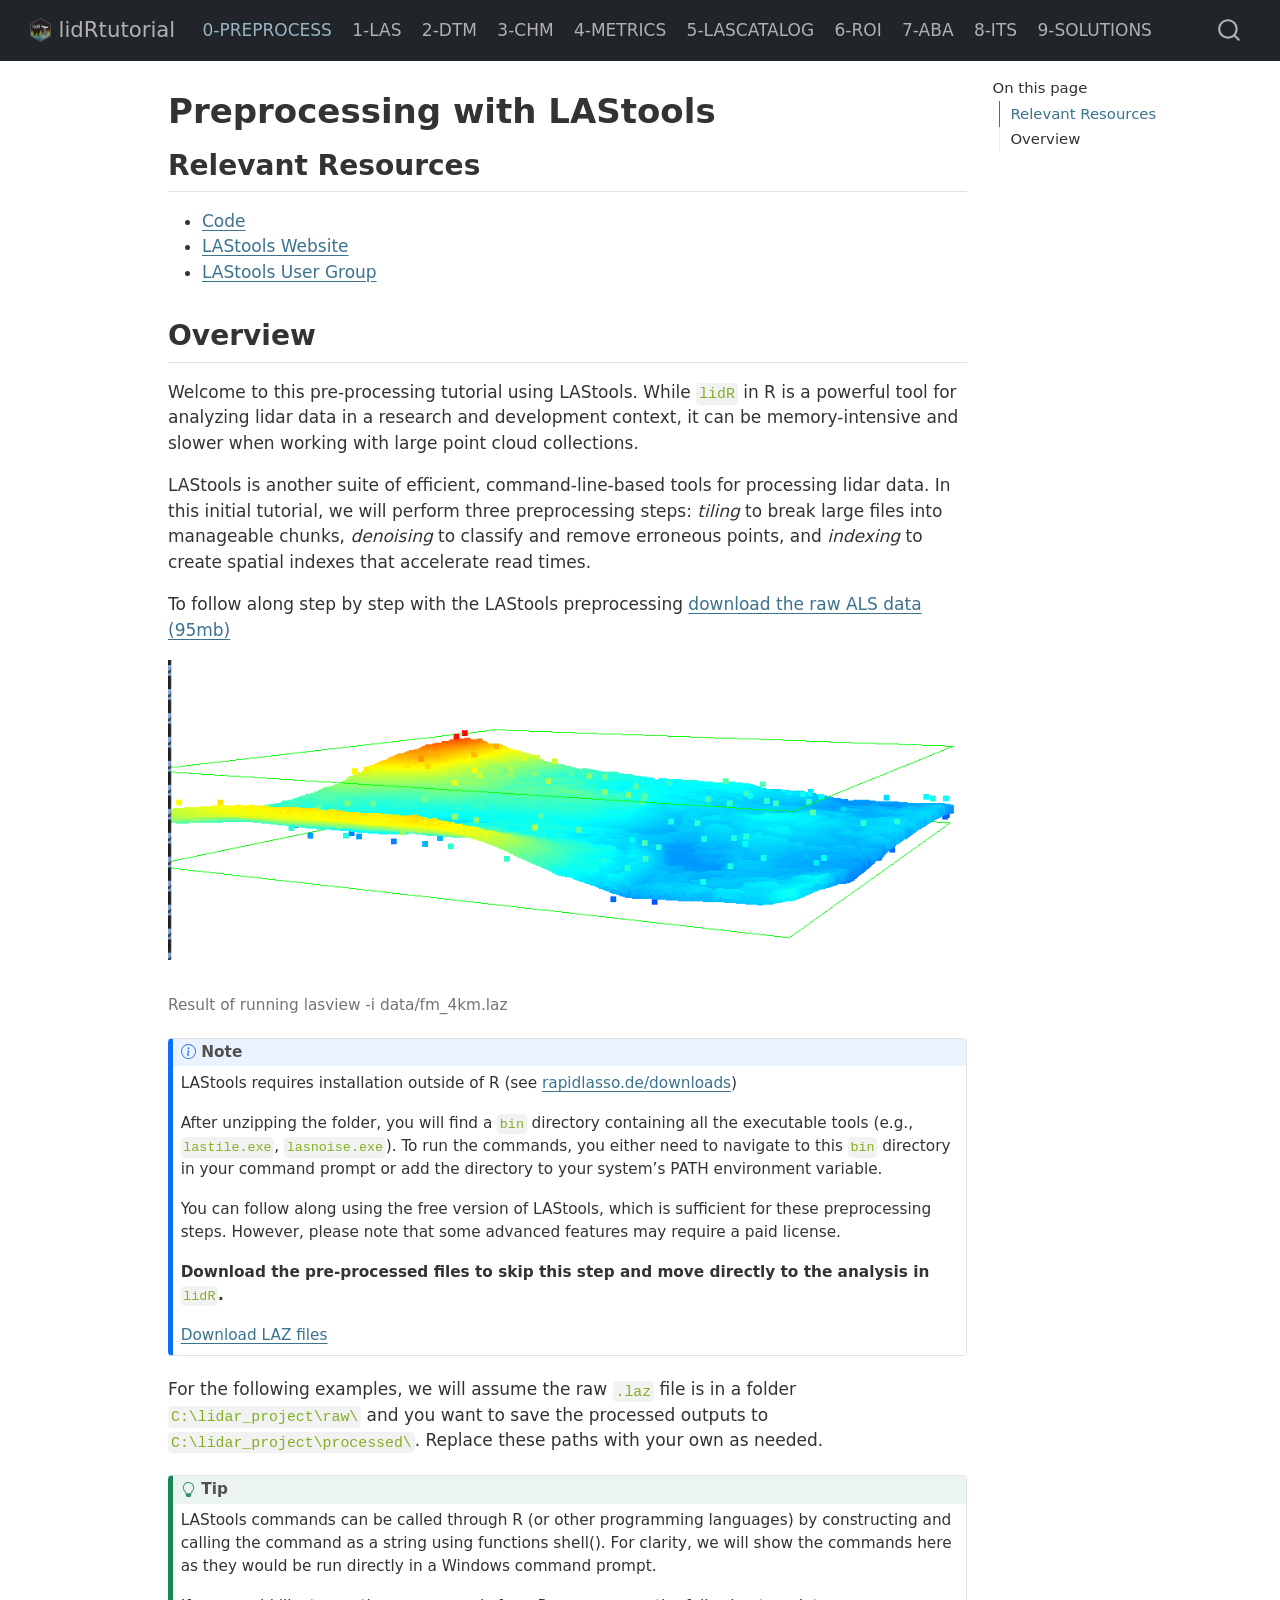
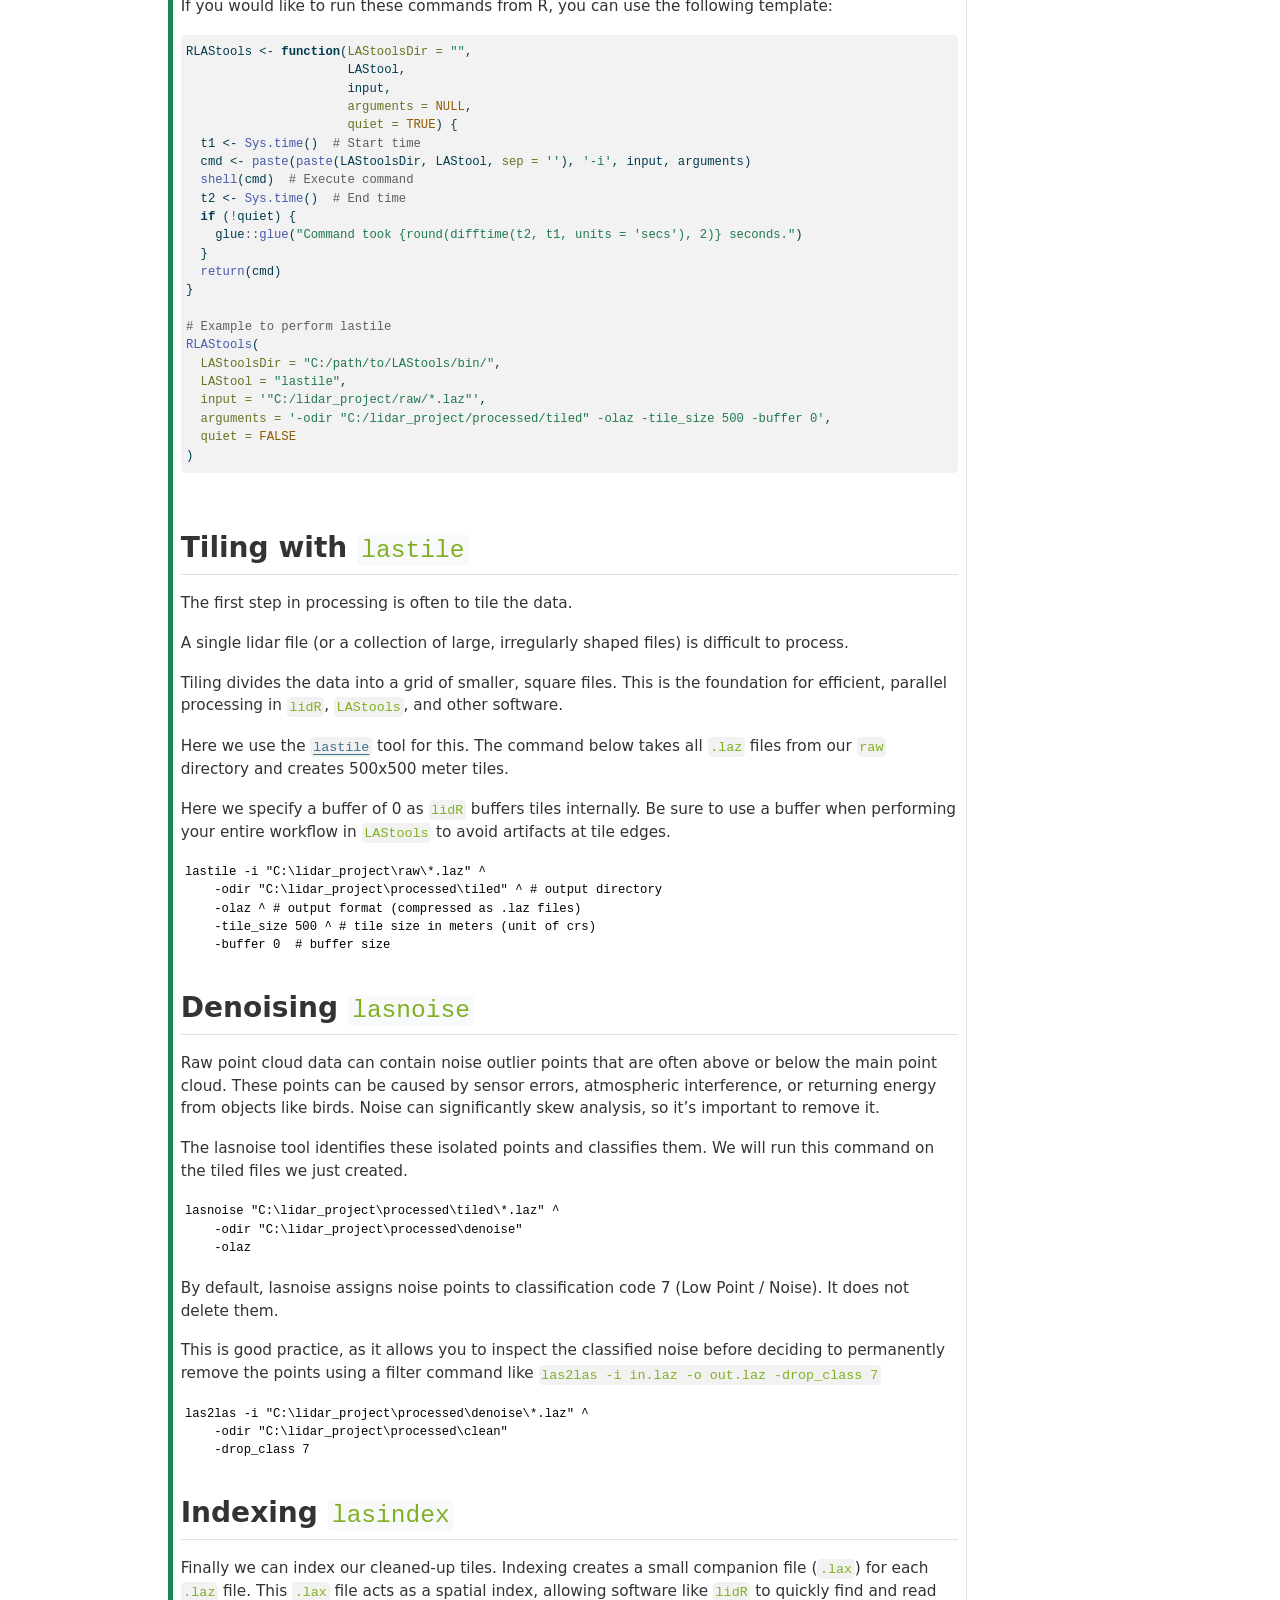
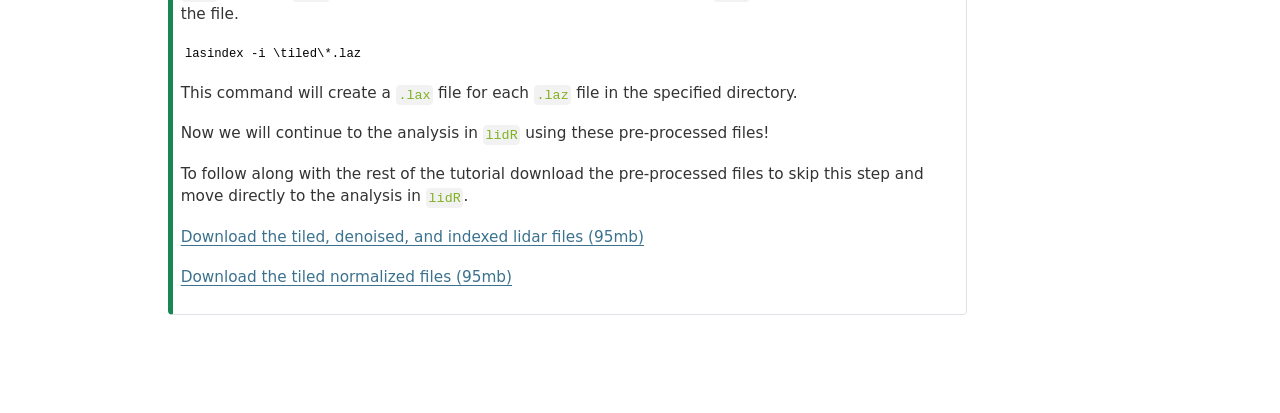
<file: docs/00_preprocess.html>
<!DOCTYPE html>
<html xmlns="http://www.w3.org/1999/xhtml" lang="en" xml:lang="en"><head>

<meta charset="utf-8">
<meta name="generator" content="quarto-1.8.26">

<meta name="viewport" content="width=device-width, initial-scale=1.0, user-scalable=yes">


<title>Preprocessing with LAStools – lidRtutorial</title>
<style>
code{white-space: pre-wrap;}
span.smallcaps{font-variant: small-caps;}
div.columns{display: flex; gap: min(4vw, 1.5em);}
div.column{flex: auto; overflow-x: auto;}
div.hanging-indent{margin-left: 1.5em; text-indent: -1.5em;}
ul.task-list{list-style: none;}
ul.task-list li input[type="checkbox"] {
  width: 0.8em;
  margin: 0 0.8em 0.2em -1em; /* quarto-specific, see https://github.com/quarto-dev/quarto-cli/issues/4556 */ 
  vertical-align: middle;
}
/* CSS for syntax highlighting */
html { -webkit-text-size-adjust: 100%; }
pre > code.sourceCode { white-space: pre; position: relative; }
pre > code.sourceCode > span { display: inline-block; line-height: 1.25; }
pre > code.sourceCode > span:empty { height: 1.2em; }
.sourceCode { overflow: visible; }
code.sourceCode > span { color: inherit; text-decoration: inherit; }
div.sourceCode { margin: 1em 0; }
pre.sourceCode { margin: 0; }
@media screen {
div.sourceCode { overflow: auto; }
}
@media print {
pre > code.sourceCode { white-space: pre-wrap; }
pre > code.sourceCode > span { text-indent: -5em; padding-left: 5em; }
}
pre.numberSource code
  { counter-reset: source-line 0; }
pre.numberSource code > span
  { position: relative; left: -4em; counter-increment: source-line; }
pre.numberSource code > span > a:first-child::before
  { content: counter(source-line);
    position: relative; left: -1em; text-align: right; vertical-align: baseline;
    border: none; display: inline-block;
    -webkit-touch-callout: none; -webkit-user-select: none;
    -khtml-user-select: none; -moz-user-select: none;
    -ms-user-select: none; user-select: none;
    padding: 0 4px; width: 4em;
  }
pre.numberSource { margin-left: 3em;  padding-left: 4px; }
div.sourceCode
  {   }
@media screen {
pre > code.sourceCode > span > a:first-child::before { text-decoration: underline; }
}
</style>


<script src="site_libs/quarto-nav/quarto-nav.js"></script>
<script src="site_libs/quarto-nav/headroom.min.js"></script>
<script src="site_libs/clipboard/clipboard.min.js"></script>
<script src="site_libs/quarto-search/autocomplete.umd.js"></script>
<script src="site_libs/quarto-search/fuse.min.js"></script>
<script src="site_libs/quarto-search/quarto-search.js"></script>
<meta name="quarto:offset" content="./">
<link href="./img/logo.png" rel="icon" type="image/png">
<script src="site_libs/quarto-html/quarto.js" type="module"></script>
<script src="site_libs/quarto-html/tabsets/tabsets.js" type="module"></script>
<script src="site_libs/quarto-html/axe/axe-check.js" type="module"></script>
<script src="site_libs/quarto-html/popper.min.js"></script>
<script src="site_libs/quarto-html/tippy.umd.min.js"></script>
<script src="site_libs/quarto-html/anchor.min.js"></script>
<link href="site_libs/quarto-html/tippy.css" rel="stylesheet">
<link href="site_libs/quarto-html/quarto-syntax-highlighting-587c61ba64f3a5504c4d52d930310e48.css" rel="stylesheet" id="quarto-text-highlighting-styles">
<script src="site_libs/bootstrap/bootstrap.min.js"></script>
<link href="site_libs/bootstrap/bootstrap-icons.css" rel="stylesheet">
<link href="site_libs/bootstrap/bootstrap-2b2f74de2f4973298fd85563bc9a9e04.min.css" rel="stylesheet" append-hash="true" id="quarto-bootstrap" data-mode="light">
<script src="site_libs/quarto-contrib/glightbox/glightbox.min.js"></script>
<link href="site_libs/quarto-contrib/glightbox/glightbox.min.css" rel="stylesheet">
<link href="site_libs/quarto-contrib/glightbox/lightbox.css" rel="stylesheet">
<script id="quarto-search-options" type="application/json">{
  "location": "navbar",
  "copy-button": false,
  "collapse-after": 3,
  "panel-placement": "end",
  "type": "overlay",
  "limit": 50,
  "keyboard-shortcut": [
    "f",
    "/",
    "s"
  ],
  "language": {
    "search-no-results-text": "No results",
    "search-matching-documents-text": "matching documents",
    "search-copy-link-title": "Copy link to search",
    "search-hide-matches-text": "Hide additional matches",
    "search-more-match-text": "more match in this document",
    "search-more-matches-text": "more matches in this document",
    "search-clear-button-title": "Clear",
    "search-text-placeholder": "",
    "search-detached-cancel-button-title": "Cancel",
    "search-submit-button-title": "Submit",
    "search-label": "Search"
  }
}</script>


<link rel="stylesheet" href="assets/custom.css">
</head>

<body class="nav-fixed quarto-light">

<div id="quarto-search-results"></div>
  <header id="quarto-header" class="headroom fixed-top">
    <nav class="navbar navbar-expand-lg " data-bs-theme="dark">
      <div class="navbar-container container-fluid">
      <div class="navbar-brand-container mx-auto">
    <a href="./index.html" class="navbar-brand navbar-brand-logo">
    <img src="./img/logo.png" alt="" class="navbar-logo light-content">
    <img src="./img/logo.png" alt="" class="navbar-logo dark-content">
    </a>
    <a class="navbar-brand" href="./index.html">
    <span class="navbar-title">lidRtutorial</span>
    </a>
  </div>
            <div id="quarto-search" class="" title="Search"></div>
          <button class="navbar-toggler" type="button" data-bs-toggle="collapse" data-bs-target="#navbarCollapse" aria-controls="navbarCollapse" role="menu" aria-expanded="false" aria-label="Toggle navigation" onclick="if (window.quartoToggleHeadroom) { window.quartoToggleHeadroom(); }">
  <span class="navbar-toggler-icon"></span>
</button>
          <div class="collapse navbar-collapse" id="navbarCollapse">
            <ul class="navbar-nav navbar-nav-scroll me-auto">
  <li class="nav-item">
    <a class="nav-link active" href="./00_preprocess.html" aria-current="page"> 
<span class="menu-text">0-PREPROCESS</span></a>
  </li>  
  <li class="nav-item">
    <a class="nav-link" href="./01_read.html"> 
<span class="menu-text">1-LAS</span></a>
  </li>  
  <li class="nav-item">
    <a class="nav-link" href="./02_dtm.html"> 
<span class="menu-text">2-DTM</span></a>
  </li>  
  <li class="nav-item">
    <a class="nav-link" href="./03_chm.html"> 
<span class="menu-text">3-CHM</span></a>
  </li>  
  <li class="nav-item">
    <a class="nav-link" href="./04_metrics.html"> 
<span class="menu-text">4-METRICS</span></a>
  </li>  
  <li class="nav-item">
    <a class="nav-link" href="./05_catalog.html"> 
<span class="menu-text">5-LASCATALOG</span></a>
  </li>  
  <li class="nav-item">
    <a class="nav-link" href="./06_roi.html"> 
<span class="menu-text">6-ROI</span></a>
  </li>  
  <li class="nav-item">
    <a class="nav-link" href="./07_aba.html"> 
<span class="menu-text">7-ABA</span></a>
  </li>  
  <li class="nav-item">
    <a class="nav-link" href="./08_its.html"> 
<span class="menu-text">8-ITS</span></a>
  </li>  
  <li class="nav-item">
    <a class="nav-link" href="./09_solutions.html"> 
<span class="menu-text">9-SOLUTIONS</span></a>
  </li>  
</ul>
          </div> <!-- /navcollapse -->
            <div class="quarto-navbar-tools">
</div>
      </div> <!-- /container-fluid -->
    </nav>
</header>
<!-- content -->
<div id="quarto-content" class="quarto-container page-columns page-rows-contents page-layout-article page-navbar">
<!-- sidebar -->
<!-- margin-sidebar -->
    <div id="quarto-margin-sidebar" class="sidebar margin-sidebar">
        <nav id="TOC" role="doc-toc" class="toc-active">
    <h2 id="toc-title">On this page</h2>
   
  <ul>
  <li><a href="#relevant-resources" id="toc-relevant-resources" class="nav-link active" data-scroll-target="#relevant-resources">Relevant Resources</a></li>
  <li><a href="#overview" id="toc-overview" class="nav-link" data-scroll-target="#overview">Overview</a></li>
  </ul>
</nav>
    </div>
<!-- main -->
<main class="content" id="quarto-document-content">

<header id="title-block-header" class="quarto-title-block default">
<div class="quarto-title">
<h1 class="title">Preprocessing with LAStools</h1>
</div>



<div class="quarto-title-meta">

    
  
    
  </div>
  


</header>


<section id="relevant-resources" class="level2">
<h2 class="anchored" data-anchor-id="relevant-resources">Relevant Resources</h2>
<ul>
<li><a href="https://github.com/liamirwin/SL25_lidRtutorial/blob/main/R/00_preprocess.txt">Code</a></li>
<li><a href="https://rapidlasso.de/product-overview/">LAStools Website</a></li>
<li><a href="https://groups.google.com/g/lastools">LAStools User Group</a></li>
</ul>
</section>
<section id="overview" class="level2">
<h2 class="anchored" data-anchor-id="overview">Overview</h2>
<p>Welcome to this pre-processing tutorial using LAStools. While <code>lidR</code> in R is a powerful tool for analyzing lidar data in a research and development context, it can be memory-intensive and slower when working with large point cloud collections.</p>
<p>LAStools is another suite of efficient, command-line-based tools for processing lidar data. In this initial tutorial, we will perform three preprocessing steps: <em>tiling</em> to break large files into manageable chunks, <em>denoising</em> to classify and remove erroneous points, and <em>indexing</em> to create spatial indexes that accelerate read times.</p>
<p>To follow along step by step with the LAStools preprocessing <a href="data/raw/fm_4km.laz" title="Download the 95mb LAZ file to follow along with preprocessing in LAStools">download the raw ALS data (95mb)</a></p>
<div class="quarto-figure quarto-figure-center">
<figure class="figure">
<div class="quarto-figure quarto-figure-center">
<figure class="figure">
<p><a href="img/lasview_fmlas.png" class="lightbox" data-gallery="quarto-lightbox-gallery-1" title="Result of running lasview -i data/fm_4km.laz"><img src="img/lasview_fmlas.png" class="img-fluid quarto-figure quarto-figure-center figure-img" alt="Result of running lasview -i data/fm_4km.laz"></a></p>
</figure>
</div>
<figcaption>Result of running lasview -i data/fm_4km.laz</figcaption>
</figure>
</div>
<div class="callout callout-style-default callout-note callout-titled">
<div class="callout-header d-flex align-content-center">
<div class="callout-icon-container">
<i class="callout-icon"></i>
</div>
<div class="callout-title-container flex-fill">
Note
</div>
</div>
<div class="callout-body-container callout-body">
<p>LAStools requires installation outside of R (see <a href="https://rapidlasso.de/downloads/">rapidlasso.de/downloads</a>)</p>
<p>After unzipping the folder, you will find a <code>bin</code> directory containing all the executable tools (e.g., <code>lastile.exe</code>, <code>lasnoise.exe</code>). To run the commands, you either need to navigate to this <code>bin</code> directory in your command prompt or add the directory to your system’s PATH environment variable.</p>
<p>You can follow along using the free version of LAStools, which is sufficient for these preprocessing steps. However, please note that some advanced features may require a paid license.</p>
<p><strong>Download the pre-processed files to skip this step and move directly to the analysis in <code>lidR</code>.</strong></p>
<p><a href=".\data/fm_laz.zip">Download LAZ files</a></p>
</div>
</div>
<p>For the following examples, we will assume the raw <code>.laz</code> file is in a folder <code>C:\lidar_project\raw\</code> and you want to save the processed outputs to <code>C:\lidar_project\processed\</code>. Replace these paths with your own as needed.</p>
<div class="callout callout-style-default callout-tip callout-titled">
<div class="callout-header d-flex align-content-center">
<div class="callout-icon-container">
<i class="callout-icon"></i>
</div>
<div class="callout-title-container flex-fill">
Tip
</div>
</div>
<div class="callout-body-container callout-body">
<p>LAStools commands can be called through R (or other programming languages) by constructing and calling the command as a string using functions shell(). For clarity, we will show the commands here as they would be run directly in a Windows command prompt.</p>
<p>If you would like to run these commands from R, you can use the following template:</p>
<div class="cell">
<div class="code-copy-outer-scaffold"><div class="sourceCode cell-code" id="cb1"><pre class="sourceCode r code-with-copy"><code class="sourceCode r"><span id="cb1-1"><a href="#cb1-1" aria-hidden="true" tabindex="-1"></a>RLAStools <span class="ot">&lt;-</span> <span class="cf">function</span>(<span class="at">LAStoolsDir =</span> <span class="st">""</span>,</span>
<span id="cb1-2"><a href="#cb1-2" aria-hidden="true" tabindex="-1"></a>                      LAStool,</span>
<span id="cb1-3"><a href="#cb1-3" aria-hidden="true" tabindex="-1"></a>                      input,</span>
<span id="cb1-4"><a href="#cb1-4" aria-hidden="true" tabindex="-1"></a>                      <span class="at">arguments =</span> <span class="cn">NULL</span>,</span>
<span id="cb1-5"><a href="#cb1-5" aria-hidden="true" tabindex="-1"></a>                      <span class="at">quiet =</span> <span class="cn">TRUE</span>) {</span>
<span id="cb1-6"><a href="#cb1-6" aria-hidden="true" tabindex="-1"></a>  t1 <span class="ot">&lt;-</span> <span class="fu">Sys.time</span>()  <span class="co"># Start time</span></span>
<span id="cb1-7"><a href="#cb1-7" aria-hidden="true" tabindex="-1"></a>  cmd <span class="ot">&lt;-</span> <span class="fu">paste</span>(<span class="fu">paste</span>(LAStoolsDir, LAStool, <span class="at">sep =</span> <span class="st">''</span>), <span class="st">'-i'</span>, input, arguments)</span>
<span id="cb1-8"><a href="#cb1-8" aria-hidden="true" tabindex="-1"></a>  <span class="fu">shell</span>(cmd)  <span class="co"># Execute command</span></span>
<span id="cb1-9"><a href="#cb1-9" aria-hidden="true" tabindex="-1"></a>  t2 <span class="ot">&lt;-</span> <span class="fu">Sys.time</span>()  <span class="co"># End time</span></span>
<span id="cb1-10"><a href="#cb1-10" aria-hidden="true" tabindex="-1"></a>  <span class="cf">if</span> (<span class="sc">!</span>quiet) {</span>
<span id="cb1-11"><a href="#cb1-11" aria-hidden="true" tabindex="-1"></a>    glue<span class="sc">::</span><span class="fu">glue</span>(<span class="st">"Command took {round(difftime(t2, t1, units = 'secs'), 2)} seconds."</span>)</span>
<span id="cb1-12"><a href="#cb1-12" aria-hidden="true" tabindex="-1"></a>  }</span>
<span id="cb1-13"><a href="#cb1-13" aria-hidden="true" tabindex="-1"></a>  <span class="fu">return</span>(cmd)</span>
<span id="cb1-14"><a href="#cb1-14" aria-hidden="true" tabindex="-1"></a>}</span>
<span id="cb1-15"><a href="#cb1-15" aria-hidden="true" tabindex="-1"></a></span>
<span id="cb1-16"><a href="#cb1-16" aria-hidden="true" tabindex="-1"></a><span class="co"># Example to perform lastile</span></span>
<span id="cb1-17"><a href="#cb1-17" aria-hidden="true" tabindex="-1"></a><span class="fu">RLAStools</span>(</span>
<span id="cb1-18"><a href="#cb1-18" aria-hidden="true" tabindex="-1"></a>  <span class="at">LAStoolsDir =</span> <span class="st">"C:/path/to/LAStools/bin/"</span>,</span>
<span id="cb1-19"><a href="#cb1-19" aria-hidden="true" tabindex="-1"></a>  <span class="at">LAStool =</span> <span class="st">"lastile"</span>,</span>
<span id="cb1-20"><a href="#cb1-20" aria-hidden="true" tabindex="-1"></a>  <span class="at">input =</span> <span class="st">'"C:/lidar_project/raw/*.laz"'</span>,</span>
<span id="cb1-21"><a href="#cb1-21" aria-hidden="true" tabindex="-1"></a>  <span class="at">arguments =</span> <span class="st">'-odir "C:/lidar_project/processed/tiled" -olaz -tile_size 500 -buffer 0'</span>,</span>
<span id="cb1-22"><a href="#cb1-22" aria-hidden="true" tabindex="-1"></a>  <span class="at">quiet =</span> <span class="cn">FALSE</span></span>
<span id="cb1-23"><a href="#cb1-23" aria-hidden="true" tabindex="-1"></a>)</span></code></pre></div><button title="Copy to Clipboard" class="code-copy-button"><i class="bi"></i></button></div>
</div>
<section id="tiling-with-lastile" class="level2">
<h2 class="anchored" data-anchor-id="tiling-with-lastile">Tiling with <code>lastile</code></h2>
<p>The first step in processing is often to tile the data.</p>
<p>A single lidar file (or a collection of large, irregularly shaped files) is difficult to process.</p>
<p>Tiling divides the data into a grid of smaller, square files. This is the foundation for efficient, parallel processing in <code>lidR</code>, <code>LAStools</code>, and other software.</p>
<p>Here we use the <a href="https://downloads.rapidlasso.de/html/lastile_README.html"><code>lastile</code></a> tool for this. The command below takes all <code>.laz</code> files from our <code>raw</code> directory and creates 500x500 meter tiles.</p>
<p>Here we specify a buffer of 0 as <code>lidR</code> buffers tiles internally. Be sure to use a buffer when performing your entire workflow in <code>LAStools</code> to avoid artifacts at tile edges.</p>
<div class="cell">
<pre class="batch cell-code"><code>lastile -i "C:\lidar_project\raw\*.laz" ^
    -odir "C:\lidar_project\processed\tiled" ^ # output directory
    -olaz ^ # output format (compressed as .laz files)
    -tile_size 500 ^ # tile size in meters (unit of crs)
    -buffer 0  # buffer size </code></pre>
</div>
</section>
<section id="denoising-lasnoise" class="level2">
<h2 class="anchored" data-anchor-id="denoising-lasnoise">Denoising <code>lasnoise</code></h2>
<p>Raw point cloud data can contain noise outlier points that are often above or below the main point cloud. These points can be caused by sensor errors, atmospheric interference, or returning energy from objects like birds. Noise can significantly skew analysis, so it’s important to remove it.</p>
<p>The lasnoise tool identifies these isolated points and classifies them. We will run this command on the tiled files we just created.</p>
<div class="cell">
<pre class="batch cell-code"><code>lasnoise "C:\lidar_project\processed\tiled\*.laz" ^
    -odir "C:\lidar_project\processed\denoise"
    -olaz
</code></pre>
</div>
<p>By default, lasnoise assigns noise points to classification code 7 (Low Point / Noise). It does not delete them.</p>
<p>This is good practice, as it allows you to inspect the classified noise before deciding to permanently remove the points using a filter command like <code>las2las -i in.laz -o out.laz -drop_class 7</code></p>
<div class="cell">
<pre class="batch cell-code"><code>las2las -i "C:\lidar_project\processed\denoise\*.laz" ^
    -odir "C:\lidar_project\processed\clean"
    -drop_class 7</code></pre>
</div>
</section>
<section id="indexing-lasindex" class="level2">
<h2 class="anchored" data-anchor-id="indexing-lasindex">Indexing <code>lasindex</code></h2>
<p>Finally we can index our cleaned-up tiles. Indexing creates a small companion file (<code>.lax</code>) for each <code>.laz</code> file. This <code>.lax</code> file acts as a spatial index, allowing software like <code>lidR</code> to quickly find and read the file.</p>
<div class="cell">
<pre class="batch cell-code"><code>lasindex -i \tiled\*.laz </code></pre>
</div>
<p>This command will create a <code>.lax</code> file for each <code>.laz</code> file in the specified directory.</p>
<p>Now we will continue to the analysis in <code>lidR</code> using these pre-processed files!</p>
<p>To follow along with the rest of the tutorial download the pre-processed files to skip this step and move directly to the analysis in <code>lidR</code>.</p>
<p><a href=".\data/ctg_class.zip">Download the tiled, denoised, and indexed lidar files (95mb)</a></p>
<p><a href=".\data/ctg_norm.zip">Download the tiled normalized files (95mb)</a></p>


</section>
</div>
</div>
</section>

</main> <!-- /main -->
<script id="quarto-html-after-body" type="application/javascript">
  window.document.addEventListener("DOMContentLoaded", function (event) {
    const icon = "";
    const anchorJS = new window.AnchorJS();
    anchorJS.options = {
      placement: 'right',
      icon: icon
    };
    anchorJS.add('.anchored');
    const isCodeAnnotation = (el) => {
      for (const clz of el.classList) {
        if (clz.startsWith('code-annotation-')) {                     
          return true;
        }
      }
      return false;
    }
    const onCopySuccess = function(e) {
      // button target
      const button = e.trigger;
      // don't keep focus
      button.blur();
      // flash "checked"
      button.classList.add('code-copy-button-checked');
      var currentTitle = button.getAttribute("title");
      button.setAttribute("title", "Copied!");
      let tooltip;
      if (window.bootstrap) {
        button.setAttribute("data-bs-toggle", "tooltip");
        button.setAttribute("data-bs-placement", "left");
        button.setAttribute("data-bs-title", "Copied!");
        tooltip = new bootstrap.Tooltip(button, 
          { trigger: "manual", 
            customClass: "code-copy-button-tooltip",
            offset: [0, -8]});
        tooltip.show();    
      }
      setTimeout(function() {
        if (tooltip) {
          tooltip.hide();
          button.removeAttribute("data-bs-title");
          button.removeAttribute("data-bs-toggle");
          button.removeAttribute("data-bs-placement");
        }
        button.setAttribute("title", currentTitle);
        button.classList.remove('code-copy-button-checked');
      }, 1000);
      // clear code selection
      e.clearSelection();
    }
    const getTextToCopy = function(trigger) {
      const outerScaffold = trigger.parentElement.cloneNode(true);
      const codeEl = outerScaffold.querySelector('code');
      for (const childEl of codeEl.children) {
        if (isCodeAnnotation(childEl)) {
          childEl.remove();
        }
      }
      return codeEl.innerText;
    }
    const clipboard = new window.ClipboardJS('.code-copy-button:not([data-in-quarto-modal])', {
      text: getTextToCopy
    });
    clipboard.on('success', onCopySuccess);
    if (window.document.getElementById('quarto-embedded-source-code-modal')) {
      const clipboardModal = new window.ClipboardJS('.code-copy-button[data-in-quarto-modal]', {
        text: getTextToCopy,
        container: window.document.getElementById('quarto-embedded-source-code-modal')
      });
      clipboardModal.on('success', onCopySuccess);
    }
      var localhostRegex = new RegExp(/^(?:http|https):\/\/localhost\:?[0-9]*\//);
      var mailtoRegex = new RegExp(/^mailto:/);
        var filterRegex = new RegExp("https:\/\/r-lidar\.github\.io\/lidRbook\/");
      var isInternal = (href) => {
          return filterRegex.test(href) || localhostRegex.test(href) || mailtoRegex.test(href);
      }
      // Inspect non-navigation links and adorn them if external
     var links = window.document.querySelectorAll('a[href]:not(.nav-link):not(.navbar-brand):not(.toc-action):not(.sidebar-link):not(.sidebar-item-toggle):not(.pagination-link):not(.no-external):not([aria-hidden]):not(.dropdown-item):not(.quarto-navigation-tool):not(.about-link)');
      for (var i=0; i<links.length; i++) {
        const link = links[i];
        if (!isInternal(link.href)) {
          // undo the damage that might have been done by quarto-nav.js in the case of
          // links that we want to consider external
          if (link.dataset.originalHref !== undefined) {
            link.href = link.dataset.originalHref;
          }
        }
      }
    function tippyHover(el, contentFn, onTriggerFn, onUntriggerFn) {
      const config = {
        allowHTML: true,
        maxWidth: 500,
        delay: 100,
        arrow: false,
        appendTo: function(el) {
            return el.parentElement;
        },
        interactive: true,
        interactiveBorder: 10,
        theme: 'quarto',
        placement: 'bottom-start',
      };
      if (contentFn) {
        config.content = contentFn;
      }
      if (onTriggerFn) {
        config.onTrigger = onTriggerFn;
      }
      if (onUntriggerFn) {
        config.onUntrigger = onUntriggerFn;
      }
      window.tippy(el, config); 
    }
    const noterefs = window.document.querySelectorAll('a[role="doc-noteref"]');
    for (var i=0; i<noterefs.length; i++) {
      const ref = noterefs[i];
      tippyHover(ref, function() {
        // use id or data attribute instead here
        let href = ref.getAttribute('data-footnote-href') || ref.getAttribute('href');
        try { href = new URL(href).hash; } catch {}
        const id = href.replace(/^#\/?/, "");
        const note = window.document.getElementById(id);
        if (note) {
          return note.innerHTML;
        } else {
          return "";
        }
      });
    }
    const xrefs = window.document.querySelectorAll('a.quarto-xref');
    const processXRef = (id, note) => {
      // Strip column container classes
      const stripColumnClz = (el) => {
        el.classList.remove("page-full", "page-columns");
        if (el.children) {
          for (const child of el.children) {
            stripColumnClz(child);
          }
        }
      }
      stripColumnClz(note)
      if (id === null || id.startsWith('sec-')) {
        // Special case sections, only their first couple elements
        const container = document.createElement("div");
        if (note.children && note.children.length > 2) {
          container.appendChild(note.children[0].cloneNode(true));
          for (let i = 1; i < note.children.length; i++) {
            const child = note.children[i];
            if (child.tagName === "P" && child.innerText === "") {
              continue;
            } else {
              container.appendChild(child.cloneNode(true));
              break;
            }
          }
          if (window.Quarto?.typesetMath) {
            window.Quarto.typesetMath(container);
          }
          return container.innerHTML
        } else {
          if (window.Quarto?.typesetMath) {
            window.Quarto.typesetMath(note);
          }
          return note.innerHTML;
        }
      } else {
        // Remove any anchor links if they are present
        const anchorLink = note.querySelector('a.anchorjs-link');
        if (anchorLink) {
          anchorLink.remove();
        }
        if (window.Quarto?.typesetMath) {
          window.Quarto.typesetMath(note);
        }
        if (note.classList.contains("callout")) {
          return note.outerHTML;
        } else {
          return note.innerHTML;
        }
      }
    }
    for (var i=0; i<xrefs.length; i++) {
      const xref = xrefs[i];
      tippyHover(xref, undefined, function(instance) {
        instance.disable();
        let url = xref.getAttribute('href');
        let hash = undefined; 
        if (url.startsWith('#')) {
          hash = url;
        } else {
          try { hash = new URL(url).hash; } catch {}
        }
        if (hash) {
          const id = hash.replace(/^#\/?/, "");
          const note = window.document.getElementById(id);
          if (note !== null) {
            try {
              const html = processXRef(id, note.cloneNode(true));
              instance.setContent(html);
            } finally {
              instance.enable();
              instance.show();
            }
          } else {
            // See if we can fetch this
            fetch(url.split('#')[0])
            .then(res => res.text())
            .then(html => {
              const parser = new DOMParser();
              const htmlDoc = parser.parseFromString(html, "text/html");
              const note = htmlDoc.getElementById(id);
              if (note !== null) {
                const html = processXRef(id, note);
                instance.setContent(html);
              } 
            }).finally(() => {
              instance.enable();
              instance.show();
            });
          }
        } else {
          // See if we can fetch a full url (with no hash to target)
          // This is a special case and we should probably do some content thinning / targeting
          fetch(url)
          .then(res => res.text())
          .then(html => {
            const parser = new DOMParser();
            const htmlDoc = parser.parseFromString(html, "text/html");
            const note = htmlDoc.querySelector('main.content');
            if (note !== null) {
              // This should only happen for chapter cross references
              // (since there is no id in the URL)
              // remove the first header
              if (note.children.length > 0 && note.children[0].tagName === "HEADER") {
                note.children[0].remove();
              }
              const html = processXRef(null, note);
              instance.setContent(html);
            } 
          }).finally(() => {
            instance.enable();
            instance.show();
          });
        }
      }, function(instance) {
      });
    }
        let selectedAnnoteEl;
        const selectorForAnnotation = ( cell, annotation) => {
          let cellAttr = 'data-code-cell="' + cell + '"';
          let lineAttr = 'data-code-annotation="' +  annotation + '"';
          const selector = 'span[' + cellAttr + '][' + lineAttr + ']';
          return selector;
        }
        const selectCodeLines = (annoteEl) => {
          const doc = window.document;
          const targetCell = annoteEl.getAttribute("data-target-cell");
          const targetAnnotation = annoteEl.getAttribute("data-target-annotation");
          const annoteSpan = window.document.querySelector(selectorForAnnotation(targetCell, targetAnnotation));
          const lines = annoteSpan.getAttribute("data-code-lines").split(",");
          const lineIds = lines.map((line) => {
            return targetCell + "-" + line;
          })
          let top = null;
          let height = null;
          let parent = null;
          if (lineIds.length > 0) {
              //compute the position of the single el (top and bottom and make a div)
              const el = window.document.getElementById(lineIds[0]);
              top = el.offsetTop;
              height = el.offsetHeight;
              parent = el.parentElement.parentElement;
            if (lineIds.length > 1) {
              const lastEl = window.document.getElementById(lineIds[lineIds.length - 1]);
              const bottom = lastEl.offsetTop + lastEl.offsetHeight;
              height = bottom - top;
            }
            if (top !== null && height !== null && parent !== null) {
              // cook up a div (if necessary) and position it 
              let div = window.document.getElementById("code-annotation-line-highlight");
              if (div === null) {
                div = window.document.createElement("div");
                div.setAttribute("id", "code-annotation-line-highlight");
                div.style.position = 'absolute';
                parent.appendChild(div);
              }
              div.style.top = top - 2 + "px";
              div.style.height = height + 4 + "px";
              div.style.left = 0;
              let gutterDiv = window.document.getElementById("code-annotation-line-highlight-gutter");
              if (gutterDiv === null) {
                gutterDiv = window.document.createElement("div");
                gutterDiv.setAttribute("id", "code-annotation-line-highlight-gutter");
                gutterDiv.style.position = 'absolute';
                const codeCell = window.document.getElementById(targetCell);
                const gutter = codeCell.querySelector('.code-annotation-gutter');
                gutter.appendChild(gutterDiv);
              }
              gutterDiv.style.top = top - 2 + "px";
              gutterDiv.style.height = height + 4 + "px";
            }
            selectedAnnoteEl = annoteEl;
          }
        };
        const unselectCodeLines = () => {
          const elementsIds = ["code-annotation-line-highlight", "code-annotation-line-highlight-gutter"];
          elementsIds.forEach((elId) => {
            const div = window.document.getElementById(elId);
            if (div) {
              div.remove();
            }
          });
          selectedAnnoteEl = undefined;
        };
          // Handle positioning of the toggle
      window.addEventListener(
        "resize",
        throttle(() => {
          elRect = undefined;
          if (selectedAnnoteEl) {
            selectCodeLines(selectedAnnoteEl);
          }
        }, 10)
      );
      function throttle(fn, ms) {
      let throttle = false;
      let timer;
        return (...args) => {
          if(!throttle) { // first call gets through
              fn.apply(this, args);
              throttle = true;
          } else { // all the others get throttled
              if(timer) clearTimeout(timer); // cancel #2
              timer = setTimeout(() => {
                fn.apply(this, args);
                timer = throttle = false;
              }, ms);
          }
        };
      }
        // Attach click handler to the DT
        const annoteDls = window.document.querySelectorAll('dt[data-target-cell]');
        for (const annoteDlNode of annoteDls) {
          annoteDlNode.addEventListener('click', (event) => {
            const clickedEl = event.target;
            if (clickedEl !== selectedAnnoteEl) {
              unselectCodeLines();
              const activeEl = window.document.querySelector('dt[data-target-cell].code-annotation-active');
              if (activeEl) {
                activeEl.classList.remove('code-annotation-active');
              }
              selectCodeLines(clickedEl);
              clickedEl.classList.add('code-annotation-active');
            } else {
              // Unselect the line
              unselectCodeLines();
              clickedEl.classList.remove('code-annotation-active');
            }
          });
        }
    const findCites = (el) => {
      const parentEl = el.parentElement;
      if (parentEl) {
        const cites = parentEl.dataset.cites;
        if (cites) {
          return {
            el,
            cites: cites.split(' ')
          };
        } else {
          return findCites(el.parentElement)
        }
      } else {
        return undefined;
      }
    };
    var bibliorefs = window.document.querySelectorAll('a[role="doc-biblioref"]');
    for (var i=0; i<bibliorefs.length; i++) {
      const ref = bibliorefs[i];
      const citeInfo = findCites(ref);
      if (citeInfo) {
        tippyHover(citeInfo.el, function() {
          var popup = window.document.createElement('div');
          citeInfo.cites.forEach(function(cite) {
            var citeDiv = window.document.createElement('div');
            citeDiv.classList.add('hanging-indent');
            citeDiv.classList.add('csl-entry');
            var biblioDiv = window.document.getElementById('ref-' + cite);
            if (biblioDiv) {
              citeDiv.innerHTML = biblioDiv.innerHTML;
            }
            popup.appendChild(citeDiv);
          });
          return popup.innerHTML;
        });
      }
    }
  });
  </script>
</div> <!-- /content -->
<script>var lightboxQuarto = GLightbox({"closeEffect":"zoom","descPosition":"bottom","loop":false,"openEffect":"zoom","selector":".lightbox"});
(function() {
  let previousOnload = window.onload;
  window.onload = () => {
    if (previousOnload) {
      previousOnload();
    }
    lightboxQuarto.on('slide_before_load', (data) => {
      const { slideIndex, slideNode, slideConfig, player, trigger } = data;
      const href = trigger.getAttribute('href');
      if (href !== null) {
        const imgEl = window.document.querySelector(`a[href="${href}"] img`);
        if (imgEl !== null) {
          const srcAttr = imgEl.getAttribute("src");
          if (srcAttr && srcAttr.startsWith("data:")) {
            slideConfig.href = srcAttr;
          }
        }
      } 
    });
  
    lightboxQuarto.on('slide_after_load', (data) => {
      const { slideIndex, slideNode, slideConfig, player, trigger } = data;
      if (window.Quarto?.typesetMath) {
        window.Quarto.typesetMath(slideNode);
      }
    });
  
  };
  
})();
          </script>




</body></html>
</file>
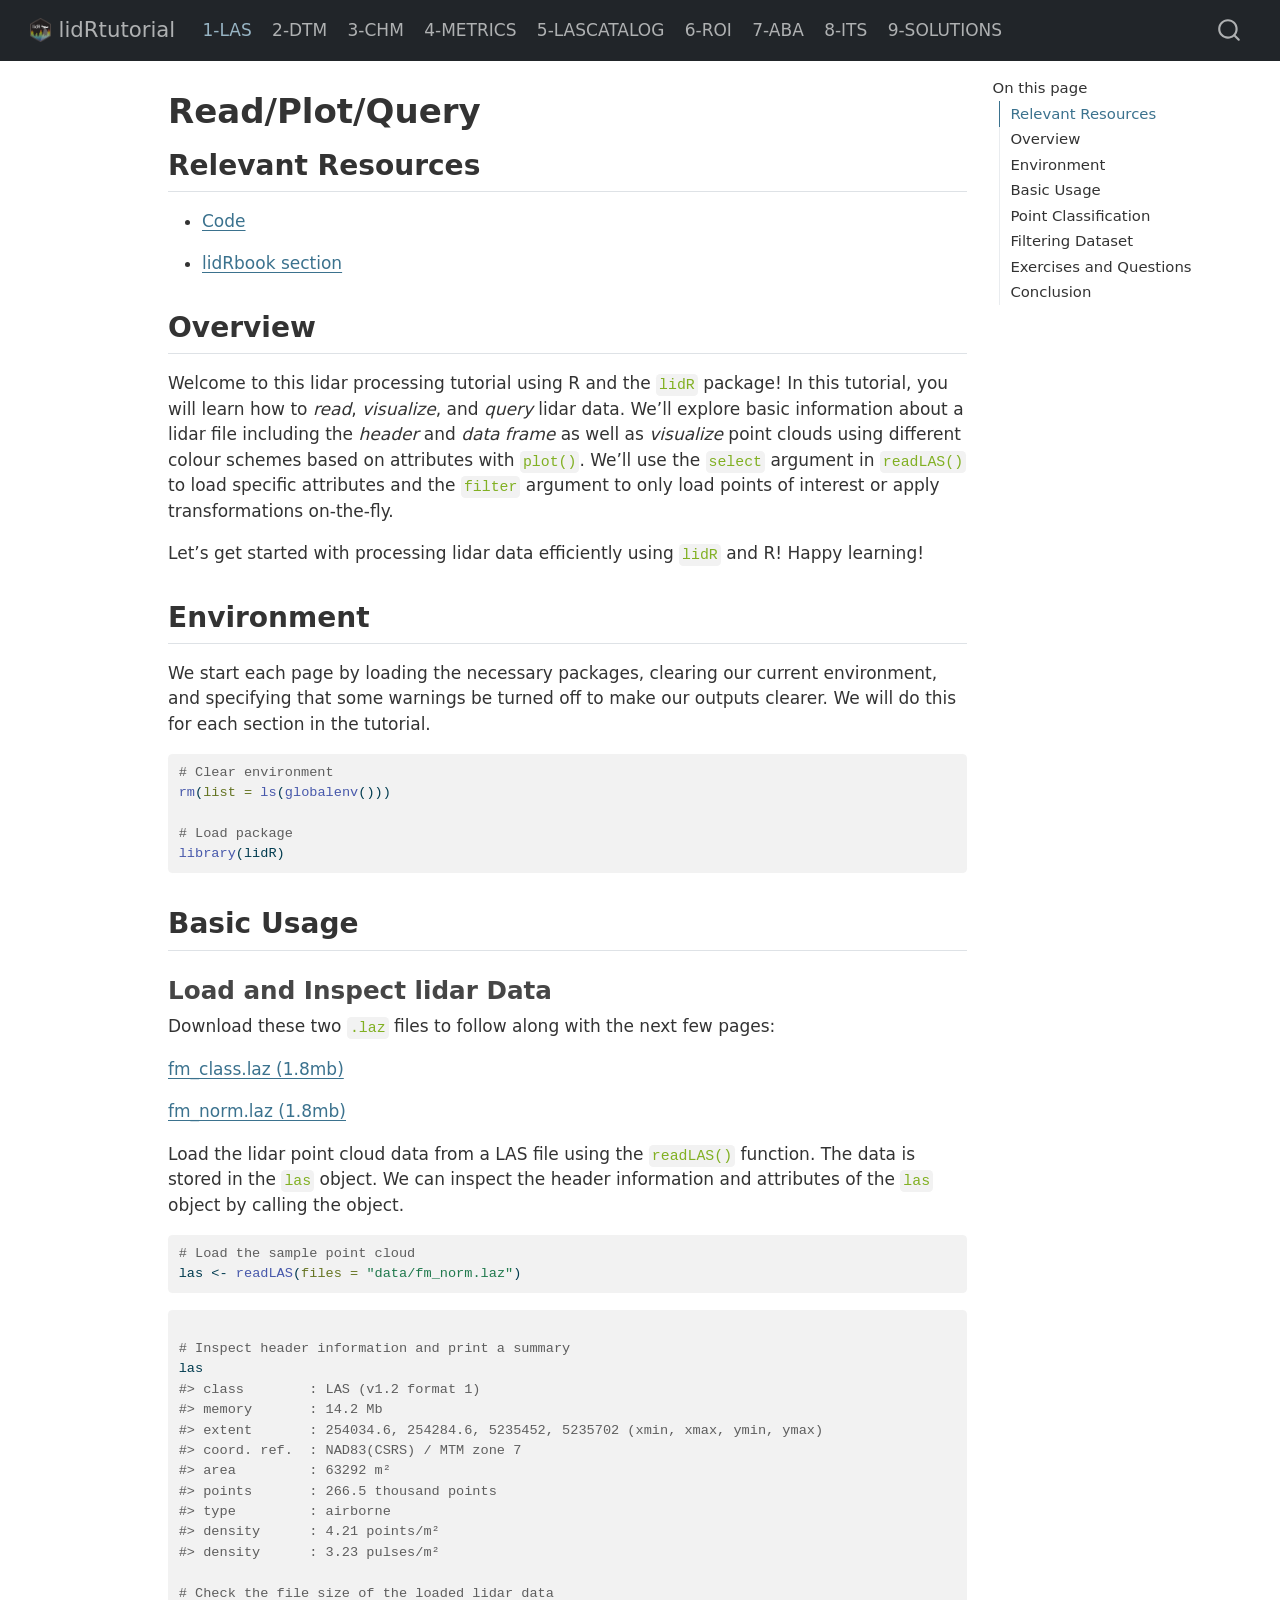
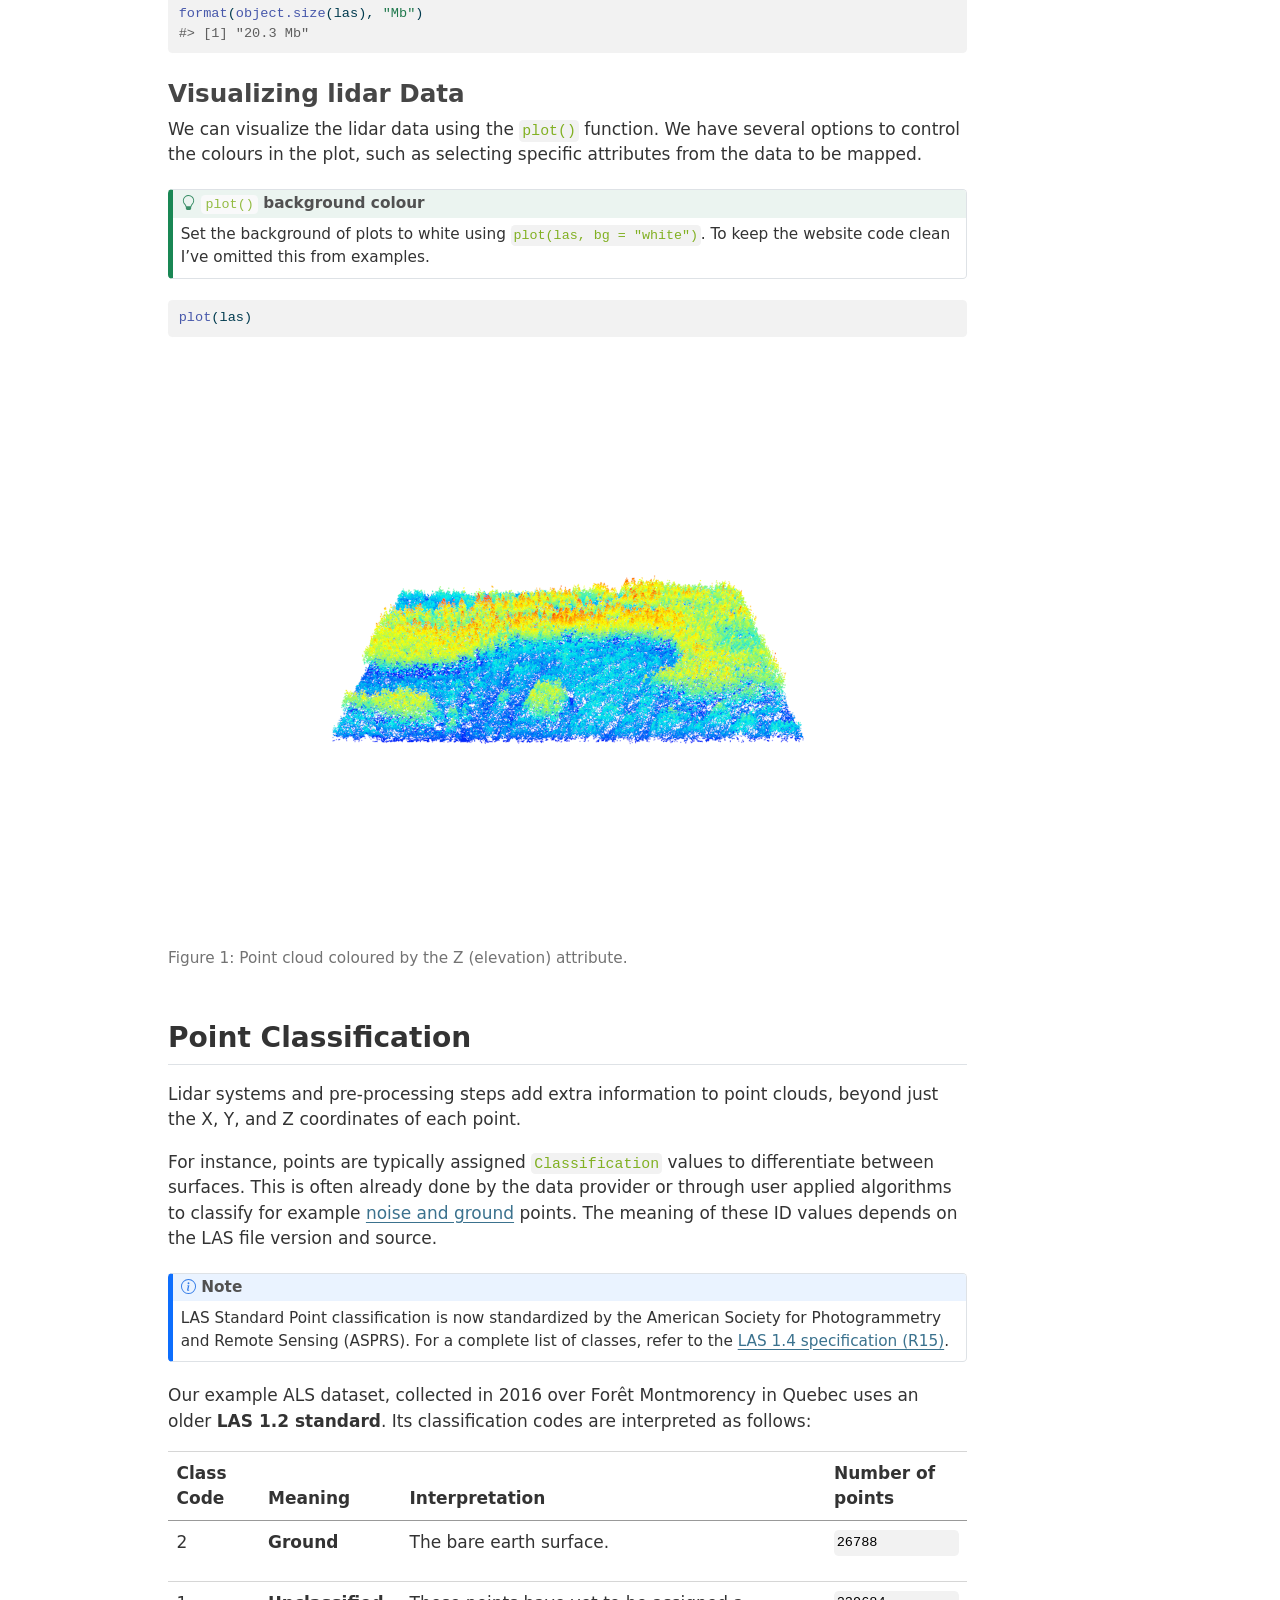
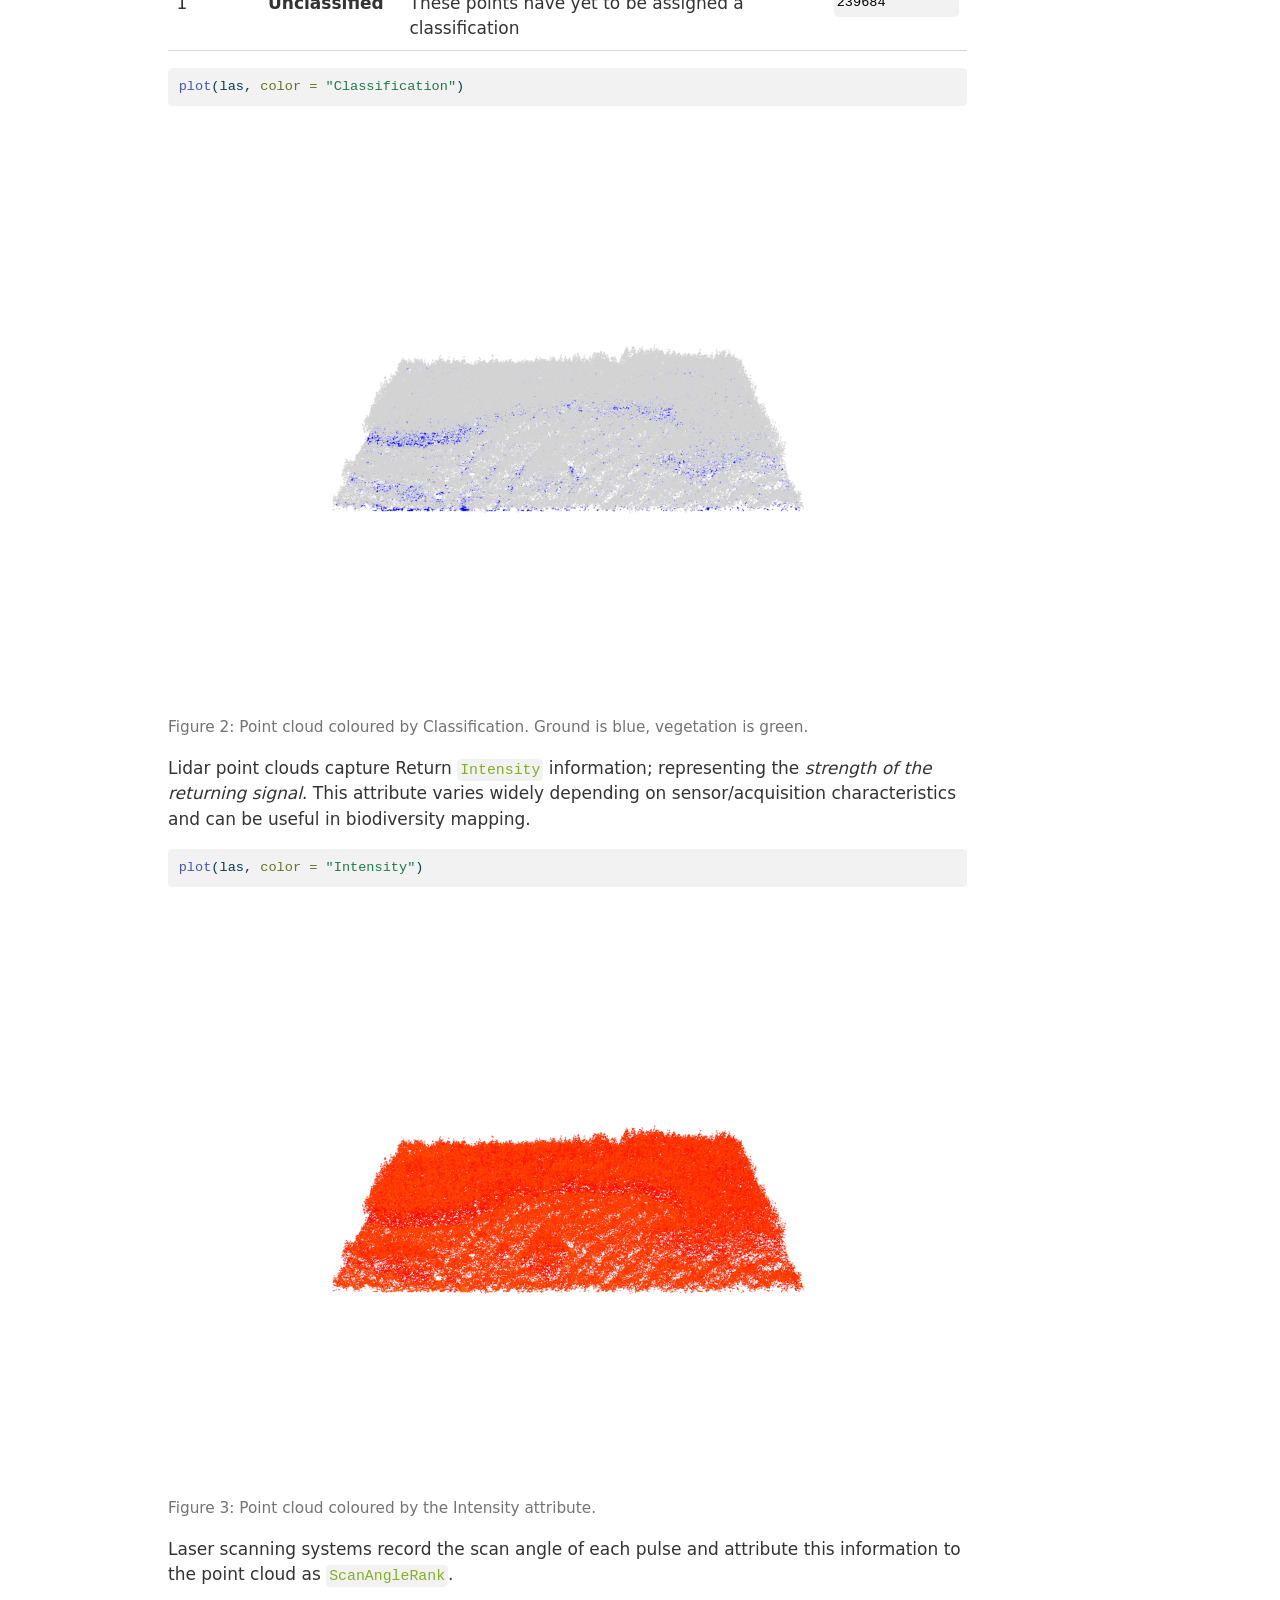
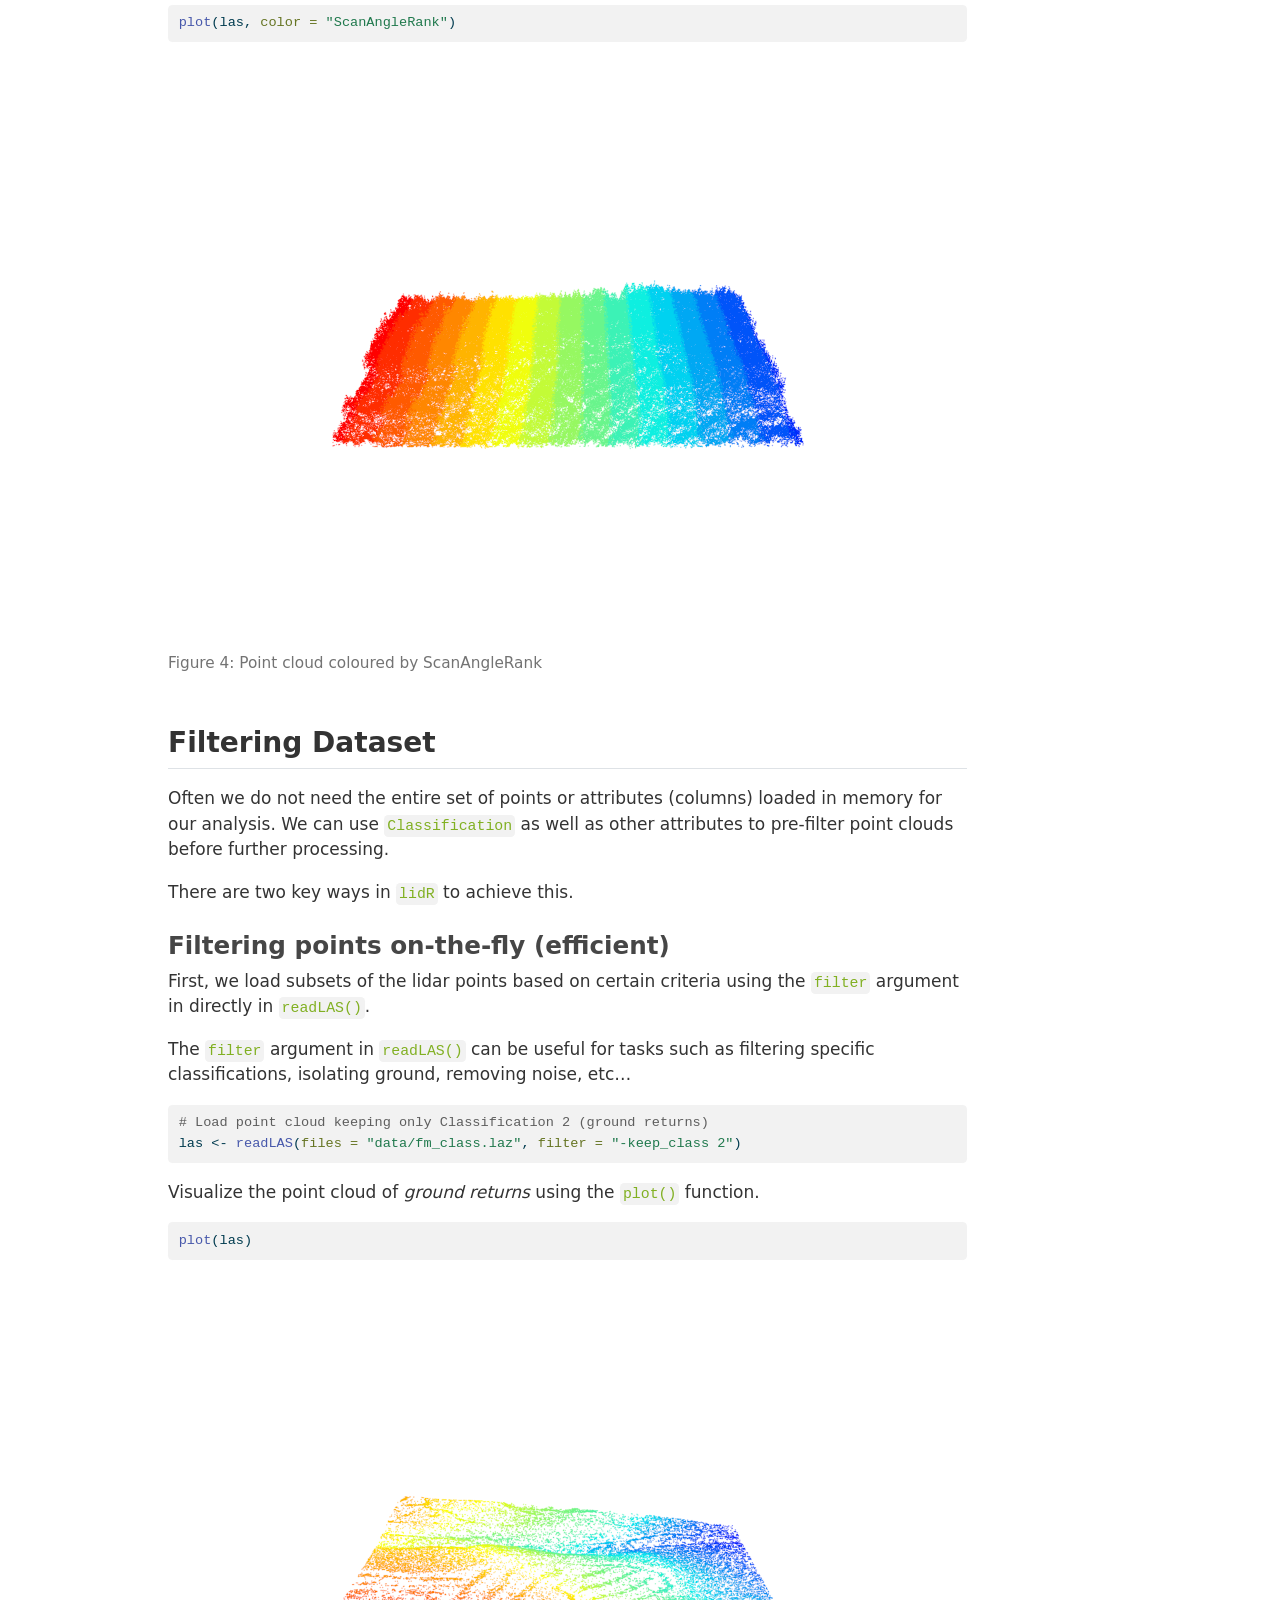
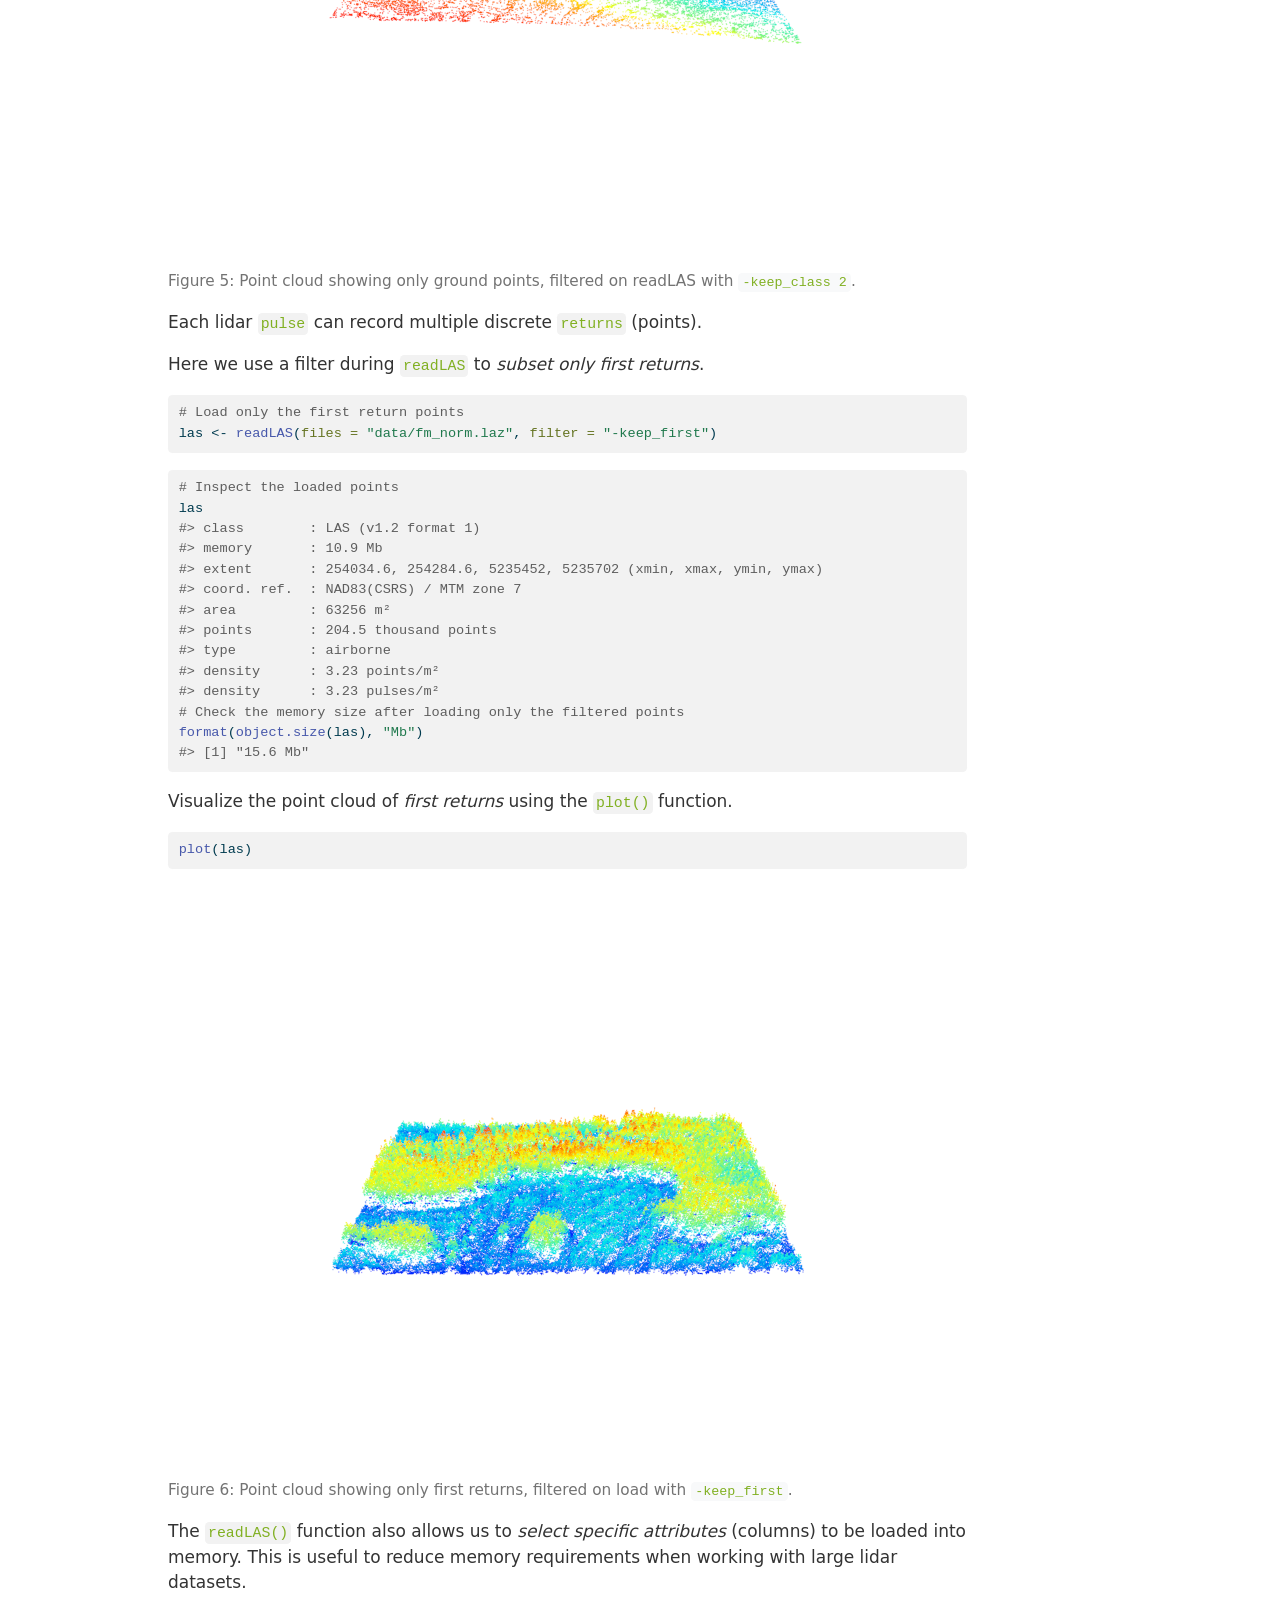
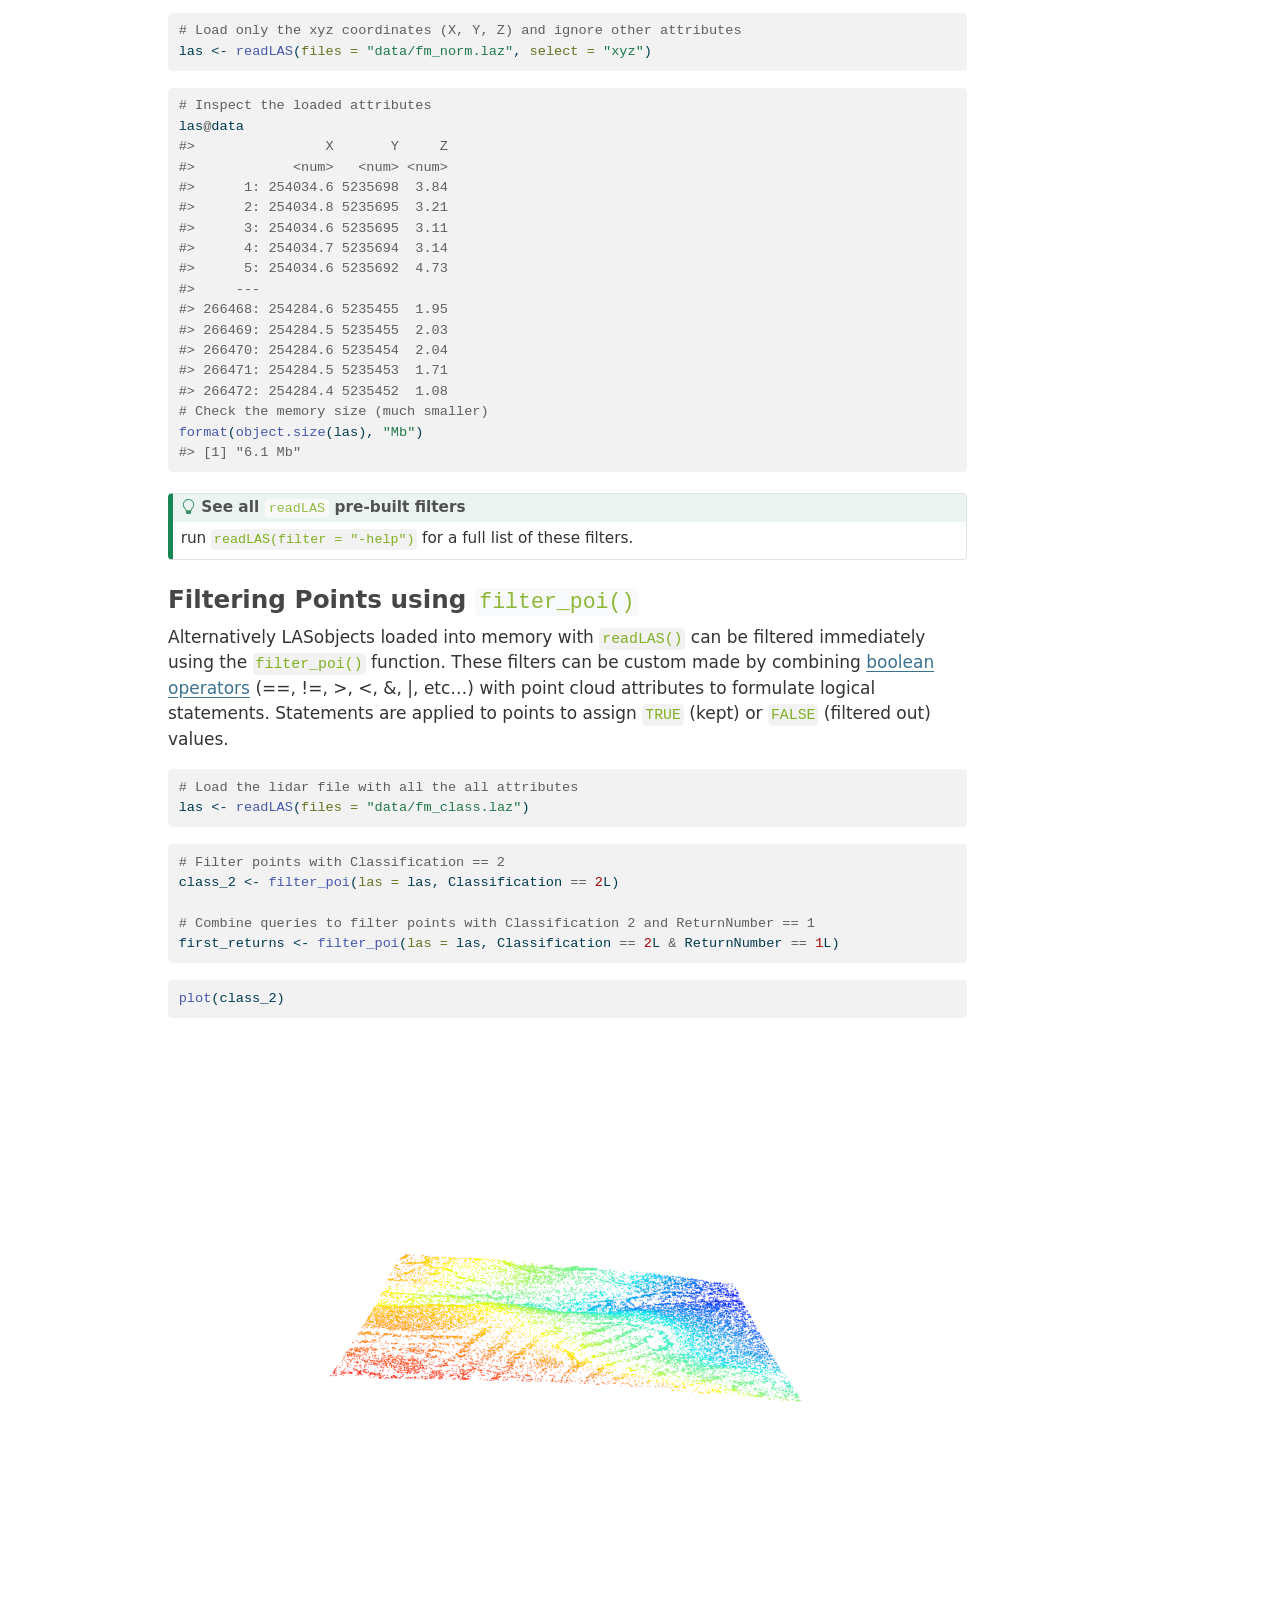
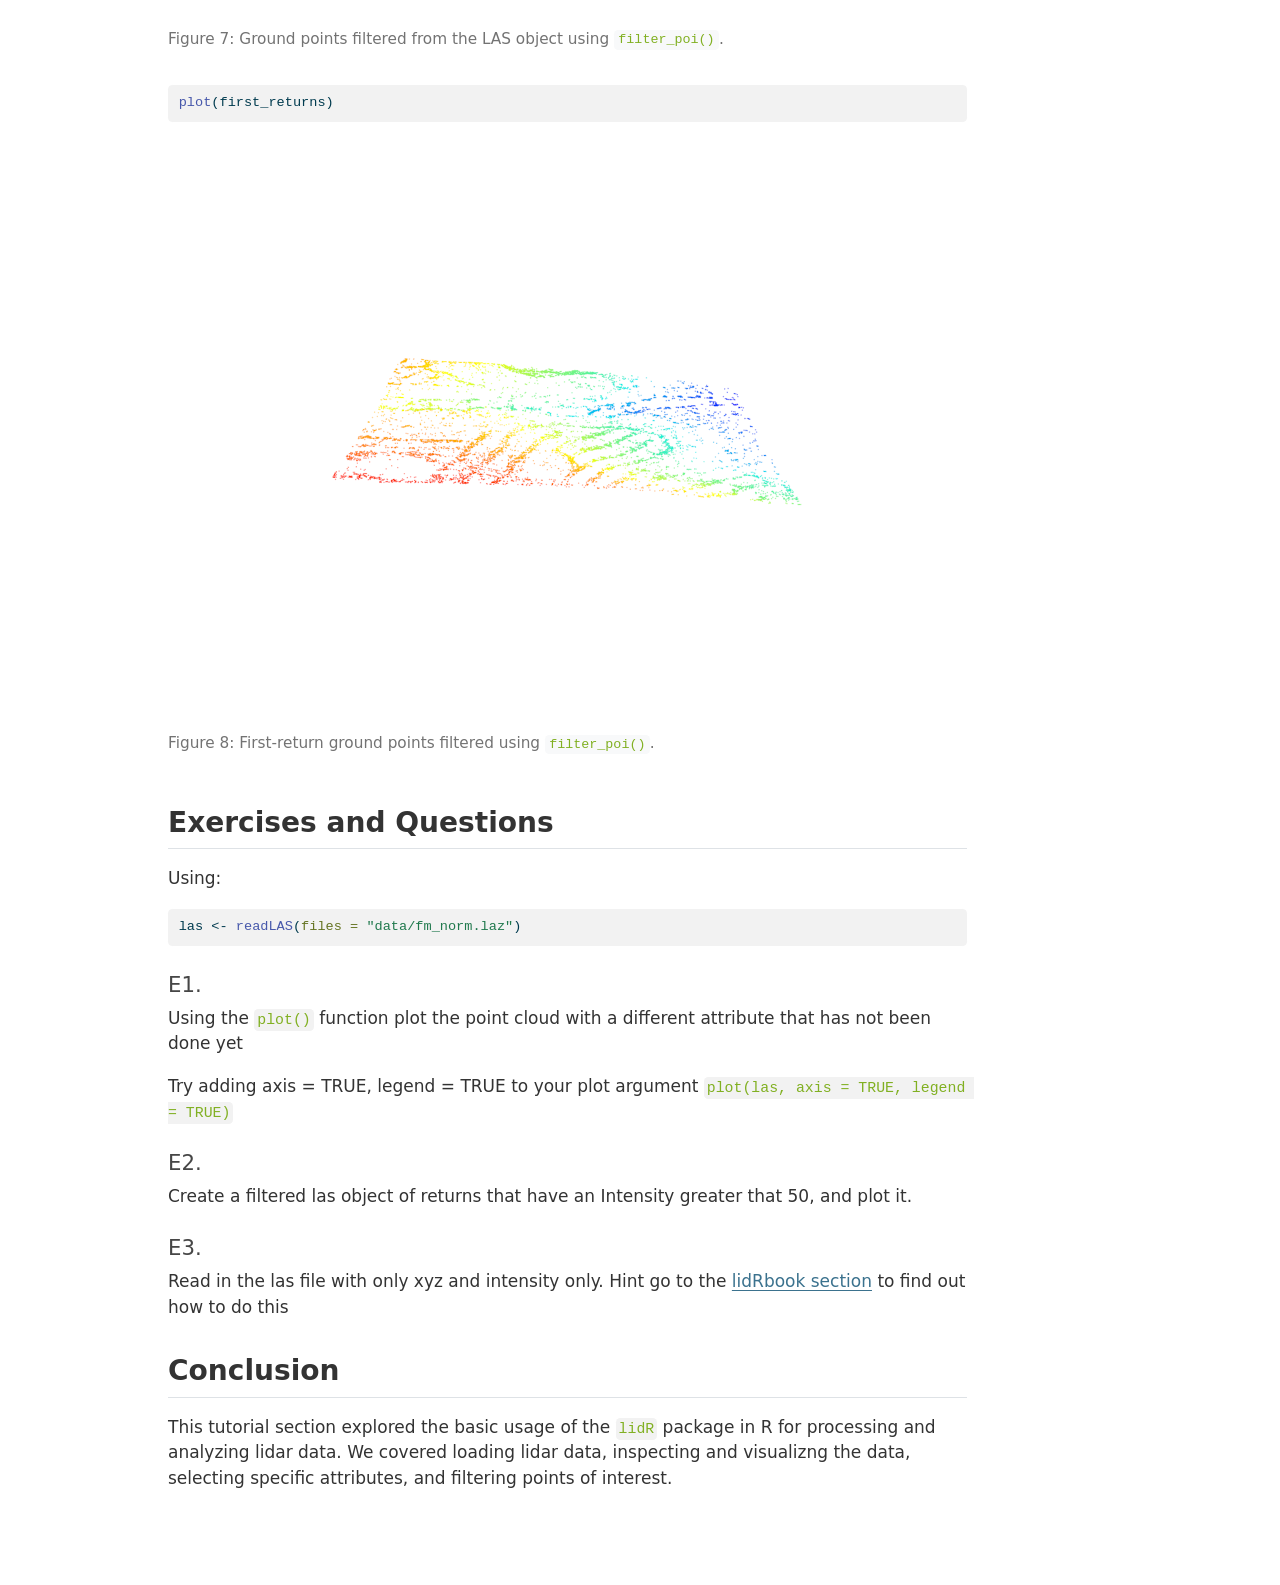
<file: docs/01_read.html>
<!DOCTYPE html>
<html xmlns="http://www.w3.org/1999/xhtml" lang="en" xml:lang="en"><head>

<meta charset="utf-8">
<meta name="generator" content="quarto-1.8.26">

<meta name="viewport" content="width=device-width, initial-scale=1.0, user-scalable=yes">


<title>Read/Plot/Query – lidRtutorial</title>
<style>
code{white-space: pre-wrap;}
span.smallcaps{font-variant: small-caps;}
div.columns{display: flex; gap: min(4vw, 1.5em);}
div.column{flex: auto; overflow-x: auto;}
div.hanging-indent{margin-left: 1.5em; text-indent: -1.5em;}
ul.task-list{list-style: none;}
ul.task-list li input[type="checkbox"] {
  width: 0.8em;
  margin: 0 0.8em 0.2em -1em; /* quarto-specific, see https://github.com/quarto-dev/quarto-cli/issues/4556 */ 
  vertical-align: middle;
}
/* CSS for syntax highlighting */
html { -webkit-text-size-adjust: 100%; }
pre > code.sourceCode { white-space: pre; position: relative; }
pre > code.sourceCode > span { display: inline-block; line-height: 1.25; }
pre > code.sourceCode > span:empty { height: 1.2em; }
.sourceCode { overflow: visible; }
code.sourceCode > span { color: inherit; text-decoration: inherit; }
div.sourceCode { margin: 1em 0; }
pre.sourceCode { margin: 0; }
@media screen {
div.sourceCode { overflow: auto; }
}
@media print {
pre > code.sourceCode { white-space: pre-wrap; }
pre > code.sourceCode > span { text-indent: -5em; padding-left: 5em; }
}
pre.numberSource code
  { counter-reset: source-line 0; }
pre.numberSource code > span
  { position: relative; left: -4em; counter-increment: source-line; }
pre.numberSource code > span > a:first-child::before
  { content: counter(source-line);
    position: relative; left: -1em; text-align: right; vertical-align: baseline;
    border: none; display: inline-block;
    -webkit-touch-callout: none; -webkit-user-select: none;
    -khtml-user-select: none; -moz-user-select: none;
    -ms-user-select: none; user-select: none;
    padding: 0 4px; width: 4em;
  }
pre.numberSource { margin-left: 3em;  padding-left: 4px; }
div.sourceCode
  {   }
@media screen {
pre > code.sourceCode > span > a:first-child::before { text-decoration: underline; }
}
</style>


<script src="site_libs/quarto-nav/quarto-nav.js"></script>
<script src="site_libs/quarto-nav/headroom.min.js"></script>
<script src="site_libs/clipboard/clipboard.min.js"></script>
<script src="site_libs/quarto-search/autocomplete.umd.js"></script>
<script src="site_libs/quarto-search/fuse.min.js"></script>
<script src="site_libs/quarto-search/quarto-search.js"></script>
<meta name="quarto:offset" content="./">
<link href="./img/logo.png" rel="icon" type="image/png">
<script src="site_libs/quarto-html/quarto.js" type="module"></script>
<script src="site_libs/quarto-html/tabsets/tabsets.js" type="module"></script>
<script src="site_libs/quarto-html/axe/axe-check.js" type="module"></script>
<script src="site_libs/quarto-html/popper.min.js"></script>
<script src="site_libs/quarto-html/tippy.umd.min.js"></script>
<script src="site_libs/quarto-html/anchor.min.js"></script>
<link href="site_libs/quarto-html/tippy.css" rel="stylesheet">
<link href="site_libs/quarto-html/quarto-syntax-highlighting-587c61ba64f3a5504c4d52d930310e48.css" rel="stylesheet" id="quarto-text-highlighting-styles">
<script src="site_libs/bootstrap/bootstrap.min.js"></script>
<link href="site_libs/bootstrap/bootstrap-icons.css" rel="stylesheet">
<link href="site_libs/bootstrap/bootstrap-2b2f74de2f4973298fd85563bc9a9e04.min.css" rel="stylesheet" append-hash="true" id="quarto-bootstrap" data-mode="light">
<script src="site_libs/quarto-contrib/glightbox/glightbox.min.js"></script>
<link href="site_libs/quarto-contrib/glightbox/glightbox.min.css" rel="stylesheet">
<link href="site_libs/quarto-contrib/glightbox/lightbox.css" rel="stylesheet">
<script id="quarto-search-options" type="application/json">{
  "location": "navbar",
  "copy-button": false,
  "collapse-after": 3,
  "panel-placement": "end",
  "type": "overlay",
  "limit": 50,
  "keyboard-shortcut": [
    "f",
    "/",
    "s"
  ],
  "language": {
    "search-no-results-text": "No results",
    "search-matching-documents-text": "matching documents",
    "search-copy-link-title": "Copy link to search",
    "search-hide-matches-text": "Hide additional matches",
    "search-more-match-text": "more match in this document",
    "search-more-matches-text": "more matches in this document",
    "search-clear-button-title": "Clear",
    "search-text-placeholder": "",
    "search-detached-cancel-button-title": "Cancel",
    "search-submit-button-title": "Submit",
    "search-label": "Search"
  }
}</script>


<link rel="stylesheet" href="assets/custom.css">
</head>

<body class="nav-fixed quarto-light">

<div id="quarto-search-results"></div>
  <header id="quarto-header" class="headroom fixed-top">
    <nav class="navbar navbar-expand-lg " data-bs-theme="dark">
      <div class="navbar-container container-fluid">
      <div class="navbar-brand-container mx-auto">
    <a href="./index.html" class="navbar-brand navbar-brand-logo">
    <img src="./img/logo.png" alt="" class="navbar-logo light-content">
    <img src="./img/logo.png" alt="" class="navbar-logo dark-content">
    </a>
    <a class="navbar-brand" href="./index.html">
    <span class="navbar-title">lidRtutorial</span>
    </a>
  </div>
            <div id="quarto-search" class="" title="Search"></div>
          <button class="navbar-toggler" type="button" data-bs-toggle="collapse" data-bs-target="#navbarCollapse" aria-controls="navbarCollapse" role="menu" aria-expanded="false" aria-label="Toggle navigation" onclick="if (window.quartoToggleHeadroom) { window.quartoToggleHeadroom(); }">
  <span class="navbar-toggler-icon"></span>
</button>
          <div class="collapse navbar-collapse" id="navbarCollapse">
            <ul class="navbar-nav navbar-nav-scroll me-auto">
  <li class="nav-item">
    <a class="nav-link active" href="./01_read.html" aria-current="page"> 
<span class="menu-text">1-LAS</span></a>
  </li>  
  <li class="nav-item">
    <a class="nav-link" href="./02_dtm.html"> 
<span class="menu-text">2-DTM</span></a>
  </li>  
  <li class="nav-item">
    <a class="nav-link" href="./03_chm.html"> 
<span class="menu-text">3-CHM</span></a>
  </li>  
  <li class="nav-item">
    <a class="nav-link" href="./04_metrics.html"> 
<span class="menu-text">4-METRICS</span></a>
  </li>  
  <li class="nav-item">
    <a class="nav-link" href="./05_catalog.html"> 
<span class="menu-text">5-LASCATALOG</span></a>
  </li>  
  <li class="nav-item">
    <a class="nav-link" href="./06_roi.html"> 
<span class="menu-text">6-ROI</span></a>
  </li>  
  <li class="nav-item">
    <a class="nav-link" href="./07_aba.html"> 
<span class="menu-text">7-ABA</span></a>
  </li>  
  <li class="nav-item">
    <a class="nav-link" href="./08_its.html"> 
<span class="menu-text">8-ITS</span></a>
  </li>  
  <li class="nav-item">
    <a class="nav-link" href="./09_solutions.html"> 
<span class="menu-text">9-SOLUTIONS</span></a>
  </li>  
</ul>
          </div> <!-- /navcollapse -->
            <div class="quarto-navbar-tools">
</div>
      </div> <!-- /container-fluid -->
    </nav>
</header>
<!-- content -->
<div id="quarto-content" class="quarto-container page-columns page-rows-contents page-layout-article page-navbar">
<!-- sidebar -->
<!-- margin-sidebar -->
    <div id="quarto-margin-sidebar" class="sidebar margin-sidebar">
        <nav id="TOC" role="doc-toc" class="toc-active">
    <h2 id="toc-title">On this page</h2>
   
  <ul>
  <li><a href="#relevant-resources" id="toc-relevant-resources" class="nav-link active" data-scroll-target="#relevant-resources">Relevant Resources</a></li>
  <li><a href="#overview" id="toc-overview" class="nav-link" data-scroll-target="#overview">Overview</a></li>
  <li><a href="#environment" id="toc-environment" class="nav-link" data-scroll-target="#environment">Environment</a></li>
  <li><a href="#basic-usage" id="toc-basic-usage" class="nav-link" data-scroll-target="#basic-usage">Basic Usage</a>
  <ul>
  <li><a href="#load-and-inspect-lidar-data" id="toc-load-and-inspect-lidar-data" class="nav-link" data-scroll-target="#load-and-inspect-lidar-data">Load and Inspect lidar Data</a></li>
  <li><a href="#visualizing-lidar-data" id="toc-visualizing-lidar-data" class="nav-link" data-scroll-target="#visualizing-lidar-data">Visualizing lidar Data</a></li>
  </ul></li>
  <li><a href="#point-classification" id="toc-point-classification" class="nav-link" data-scroll-target="#point-classification">Point Classification</a></li>
  <li><a href="#filtering-dataset" id="toc-filtering-dataset" class="nav-link" data-scroll-target="#filtering-dataset">Filtering Dataset</a>
  <ul>
  <li><a href="#filtering-points-on-the-fly-efficient" id="toc-filtering-points-on-the-fly-efficient" class="nav-link" data-scroll-target="#filtering-points-on-the-fly-efficient">Filtering points on-the-fly (efficient)</a></li>
  <li><a href="#filtering-points-using-filter_poi" id="toc-filtering-points-using-filter_poi" class="nav-link" data-scroll-target="#filtering-points-using-filter_poi">Filtering Points using <code>filter_poi()</code></a></li>
  </ul></li>
  <li><a href="#exercises-and-questions" id="toc-exercises-and-questions" class="nav-link" data-scroll-target="#exercises-and-questions">Exercises and Questions</a>
  <ul>
  <li><a href="#e1." id="toc-e1." class="nav-link" data-scroll-target="#e1.">E1.</a></li>
  <li><a href="#e2." id="toc-e2." class="nav-link" data-scroll-target="#e2.">E2.</a></li>
  <li><a href="#e3." id="toc-e3." class="nav-link" data-scroll-target="#e3.">E3.</a></li>
  </ul></li>
  <li><a href="#conclusion" id="toc-conclusion" class="nav-link" data-scroll-target="#conclusion">Conclusion</a></li>
  </ul>
</nav>
    </div>
<!-- main -->
<main class="content" id="quarto-document-content">

<header id="title-block-header" class="quarto-title-block default">
<div class="quarto-title">
<h1 class="title">Read/Plot/Query</h1>
</div>



<div class="quarto-title-meta">

    
  
    
  </div>
  


</header>


<section id="relevant-resources" class="level2">
<h2 class="anchored" data-anchor-id="relevant-resources">Relevant Resources</h2>
<ul>
<li><p><a href="https://github.com/james-f-mcglade/CHN_lidRtutorial/blob/main/R/01_read.R">Code</a></p></li>
<li><p><a href="https://r-lidar.github.io/lidRbook/io.html">lidRbook section</a></p></li>
</ul>
</section>
<section id="overview" class="level2">
<h2 class="anchored" data-anchor-id="overview">Overview</h2>
<p>Welcome to this lidar processing tutorial using R and the <code>lidR</code> package! In this tutorial, you will learn how to <em>read</em>, <em>visualize</em>, and <em>query</em> lidar data. We’ll explore basic information about a lidar file including the <em>header</em> and <em>data frame</em> as well as <em>visualize</em> point clouds using different colour schemes based on attributes with <code>plot()</code>. We’ll use the <code>select</code> argument in <code>readLAS()</code> to load specific attributes and the <code>filter</code> argument to only load points of interest or apply transformations on-the-fly.</p>
<p>Let’s get started with processing lidar data efficiently using <code>lidR</code> and R! Happy learning!</p>
</section>
<section id="environment" class="level2">
<h2 class="anchored" data-anchor-id="environment">Environment</h2>
<p>We start each page by loading the necessary packages, clearing our current environment, and specifying that some warnings be turned off to make our outputs clearer. We will do this for each section in the tutorial.</p>
<div class="cell" data-layout-align="center" data-warnings="false">
<div class="code-copy-outer-scaffold"><div class="sourceCode cell-code" id="cb1"><pre class="sourceCode r code-with-copy"><code class="sourceCode r"><span id="cb1-1"><a href="#cb1-1" aria-hidden="true" tabindex="-1"></a><span class="co"># Clear environment</span></span>
<span id="cb1-2"><a href="#cb1-2" aria-hidden="true" tabindex="-1"></a><span class="fu">rm</span>(<span class="at">list =</span> <span class="fu">ls</span>(<span class="fu">globalenv</span>()))</span>
<span id="cb1-3"><a href="#cb1-3" aria-hidden="true" tabindex="-1"></a></span>
<span id="cb1-4"><a href="#cb1-4" aria-hidden="true" tabindex="-1"></a><span class="co"># Load package</span></span>
<span id="cb1-5"><a href="#cb1-5" aria-hidden="true" tabindex="-1"></a><span class="fu">library</span>(lidR)</span></code></pre></div><button title="Copy to Clipboard" class="code-copy-button"><i class="bi"></i></button></div>
</div>
</section>
<section id="basic-usage" class="level2">
<h2 class="anchored" data-anchor-id="basic-usage">Basic Usage</h2>
<section id="load-and-inspect-lidar-data" class="level3">
<h3 class="anchored" data-anchor-id="load-and-inspect-lidar-data">Load and Inspect lidar Data</h3>
<p>Download these two <code>.laz</code> files to follow along with the next few pages:</p>
<p><a href=".\data/fm_class.laz">fm_class.laz (1.8mb)</a></p>
<p><a href=".\data/fm_class.laz">fm_norm.laz (1.8mb)</a></p>
<p>Load the lidar point cloud data from a LAS file using the <code>readLAS()</code> function. The data is stored in the <code>las</code> object. We can inspect the header information and attributes of the <code>las</code> object by calling the object.</p>
<div class="cell" data-layout-align="center">
<div class="code-copy-outer-scaffold"><div class="sourceCode cell-code" id="cb2"><pre class="sourceCode r code-with-copy"><code class="sourceCode r"><span id="cb2-1"><a href="#cb2-1" aria-hidden="true" tabindex="-1"></a><span class="co"># Load the sample point cloud</span></span>
<span id="cb2-2"><a href="#cb2-2" aria-hidden="true" tabindex="-1"></a>las <span class="ot">&lt;-</span> <span class="fu">readLAS</span>(<span class="at">files =</span> <span class="st">"data/fm_norm.laz"</span>)</span></code></pre></div><button title="Copy to Clipboard" class="code-copy-button"><i class="bi"></i></button></div>
<div class="code-copy-outer-scaffold"><div class="sourceCode cell-code" id="cb3"><pre class="sourceCode r code-with-copy"><code class="sourceCode r"><span id="cb3-1"><a href="#cb3-1" aria-hidden="true" tabindex="-1"></a></span>
<span id="cb3-2"><a href="#cb3-2" aria-hidden="true" tabindex="-1"></a><span class="co"># Inspect header information and print a summary</span></span>
<span id="cb3-3"><a href="#cb3-3" aria-hidden="true" tabindex="-1"></a>las</span>
<span id="cb3-4"><a href="#cb3-4" aria-hidden="true" tabindex="-1"></a><span class="co">#&gt; class        : LAS (v1.2 format 1)</span></span>
<span id="cb3-5"><a href="#cb3-5" aria-hidden="true" tabindex="-1"></a><span class="co">#&gt; memory       : 14.2 Mb </span></span>
<span id="cb3-6"><a href="#cb3-6" aria-hidden="true" tabindex="-1"></a><span class="co">#&gt; extent       : 254034.6, 254284.6, 5235452, 5235702 (xmin, xmax, ymin, ymax)</span></span>
<span id="cb3-7"><a href="#cb3-7" aria-hidden="true" tabindex="-1"></a><span class="co">#&gt; coord. ref.  : NAD83(CSRS) / MTM zone 7 </span></span>
<span id="cb3-8"><a href="#cb3-8" aria-hidden="true" tabindex="-1"></a><span class="co">#&gt; area         : 63292 m²</span></span>
<span id="cb3-9"><a href="#cb3-9" aria-hidden="true" tabindex="-1"></a><span class="co">#&gt; points       : 266.5 thousand points</span></span>
<span id="cb3-10"><a href="#cb3-10" aria-hidden="true" tabindex="-1"></a><span class="co">#&gt; type         : airborne</span></span>
<span id="cb3-11"><a href="#cb3-11" aria-hidden="true" tabindex="-1"></a><span class="co">#&gt; density      : 4.21 points/m²</span></span>
<span id="cb3-12"><a href="#cb3-12" aria-hidden="true" tabindex="-1"></a><span class="co">#&gt; density      : 3.23 pulses/m²</span></span>
<span id="cb3-13"><a href="#cb3-13" aria-hidden="true" tabindex="-1"></a></span>
<span id="cb3-14"><a href="#cb3-14" aria-hidden="true" tabindex="-1"></a><span class="co"># Check the file size of the loaded lidar data</span></span>
<span id="cb3-15"><a href="#cb3-15" aria-hidden="true" tabindex="-1"></a><span class="fu">format</span>(<span class="fu">object.size</span>(las), <span class="st">"Mb"</span>)</span>
<span id="cb3-16"><a href="#cb3-16" aria-hidden="true" tabindex="-1"></a><span class="co">#&gt; [1] "20.3 Mb"</span></span></code></pre></div><button title="Copy to Clipboard" class="code-copy-button"><i class="bi"></i></button></div>
</div>
</section>
<section id="visualizing-lidar-data" class="level3">
<h3 class="anchored" data-anchor-id="visualizing-lidar-data">Visualizing lidar Data</h3>
<p>We can visualize the lidar data using the <code>plot()</code> function. We have several options to control the colours in the plot, such as selecting specific attributes from the data to be mapped.</p>
<div class="callout callout-style-default callout-tip callout-titled">
<div class="callout-header d-flex align-content-center">
<div class="callout-icon-container">
<i class="callout-icon"></i>
</div>
<div class="callout-title-container flex-fill">
<span class="screen-reader-only">Tip</span><code>plot()</code> background colour
</div>
</div>
<div class="callout-body-container callout-body">
<p>Set the background of plots to white using <code>plot(las, bg = "white")</code>. To keep the website code clean I’ve omitted this from examples.</p>
</div>
</div>
<div class="code-copy-outer-scaffold"><div class="sourceCode" id="cb4"><pre class="sourceCode r code-with-copy"><code class="sourceCode r"><span id="cb4-1"><a href="#cb4-1" aria-hidden="true" tabindex="-1"></a><span class="fu">plot</span>(las)</span></code></pre></div><button title="Copy to Clipboard" class="code-copy-button"><i class="bi"></i></button></div>
<div class="cell" data-layout-align="center" data-rgl="true">
<div class="cell-output-display">
<div id="fig-basic" class="quarto-float quarto-figure quarto-figure-center anchored" data-fig-align="center">
<figure class="quarto-float quarto-float-fig figure">
<div aria-describedby="fig-basic-caption-0ceaefa1-69ba-4598-a22c-09a6ac19f8ca">
<a href="01_read_files/figure-html/fig-basic-1.png" class="lightbox" data-gallery="quarto-lightbox-gallery-1" title="Figure&nbsp;1: Point cloud coloured by the Z (elevation) attribute."><img src="01_read_files/figure-html/fig-basic-1.png" class="img-fluid quarto-figure quarto-figure-center figure-img" width="768"></a>
</div>
<figcaption class="quarto-float-caption-bottom quarto-float-caption quarto-float-fig" id="fig-basic-caption-0ceaefa1-69ba-4598-a22c-09a6ac19f8ca">
Figure&nbsp;1: Point cloud coloured by the Z (elevation) attribute.
</figcaption>
</figure>
</div>
</div>
</div>
</section>
</section>
<section id="point-classification" class="level2">
<h2 class="anchored" data-anchor-id="point-classification">Point Classification</h2>
<p>Lidar systems and pre-processing steps add extra information to point clouds, beyond just the X, Y, and Z coordinates of each point.</p>
<p>For instance, points are typically assigned <code>Classification</code> values to differentiate between surfaces. This is often already done by the data provider or through user applied algorithms to classify for example <a href="https://rdrr.io/cran/lidR/man/classify.html" title="lidR classify function (not covered in this workshop)">noise and ground</a> points. The meaning of these ID values depends on the LAS file version and source.</p>
<div class="callout callout-style-default callout-note callout-titled">
<div class="callout-header d-flex align-content-center">
<div class="callout-icon-container">
<i class="callout-icon"></i>
</div>
<div class="callout-title-container flex-fill">
Note
</div>
</div>
<div class="callout-body-container callout-body">
<p>LAS Standard Point classification is now standardized by the American Society for Photogrammetry and Remote Sensing (ASPRS). For a complete list of classes, refer to the <a href="https://www.asprs.org/wp-content/uploads/2019/03/LAS_1_4_r14.pdf" title="LAS 1.4 specification document">LAS 1.4 specification (R15)</a>.</p>
</div>
</div>
<p>Our example ALS dataset, collected in 2016 over Forêt Montmorency in Quebec uses an older <strong>LAS 1.2 standard</strong>. Its classification codes are interpreted as follows:</p>
<table class="caption-top table">
<colgroup>
<col style="width: 11%">
<col style="width: 17%">
<col style="width: 51%">
<col style="width: 17%">
</colgroup>
<thead>
<tr class="header">
<th style="text-align: left;">Class Code</th>
<th style="text-align: left;">Meaning</th>
<th style="text-align: left;">Interpretation</th>
<th>Number of points</th>
</tr>
</thead>
<tbody>
<tr class="odd">
<td style="text-align: left;">2</td>
<td style="text-align: left;"><strong>Ground</strong></td>
<td style="text-align: left;">The bare earth surface.</td>
<td><pre><code>26788</code></pre></td>
</tr>
<tr class="even">
<td style="text-align: left;">1</td>
<td style="text-align: left;"><strong>Unclassified</strong></td>
<td style="text-align: left;">These points have yet to be assigned a classification</td>
<td><pre><code>239684</code></pre></td>
</tr>
</tbody>
</table>
<div class="code-copy-outer-scaffold"><div class="sourceCode" id="cb7"><pre class="sourceCode r code-with-copy"><code class="sourceCode r"><span id="cb7-1"><a href="#cb7-1" aria-hidden="true" tabindex="-1"></a><span class="fu">plot</span>(las, <span class="at">color =</span> <span class="st">"Classification"</span>)</span></code></pre></div><button title="Copy to Clipboard" class="code-copy-button"><i class="bi"></i></button></div>
<div class="cell" data-layout-align="center" data-rgl="true">
<div class="cell-output-display">
<div id="fig-classification" class="quarto-float quarto-figure quarto-figure-center anchored" data-fig-align="center">
<figure class="quarto-float quarto-float-fig figure">
<div aria-describedby="fig-classification-caption-0ceaefa1-69ba-4598-a22c-09a6ac19f8ca">
<a href="01_read_files/figure-html/fig-classification-1.png" class="lightbox" data-gallery="quarto-lightbox-gallery-2" title="Figure&nbsp;2: Point cloud coloured by Classification. Ground is blue, vegetation is green."><img src="01_read_files/figure-html/fig-classification-1.png" class="img-fluid quarto-figure quarto-figure-center figure-img" width="768"></a>
</div>
<figcaption class="quarto-float-caption-bottom quarto-float-caption quarto-float-fig" id="fig-classification-caption-0ceaefa1-69ba-4598-a22c-09a6ac19f8ca">
Figure&nbsp;2: Point cloud coloured by Classification. Ground is blue, vegetation is green.
</figcaption>
</figure>
</div>
</div>
</div>
<p>Lidar point clouds capture Return <code>Intensity</code> information; representing the <em>strength of the returning signal</em>. This attribute varies widely depending on sensor/acquisition characteristics and can be useful in biodiversity mapping.</p>
<div class="code-copy-outer-scaffold"><div class="sourceCode" id="cb8"><pre class="sourceCode r code-with-copy"><code class="sourceCode r"><span id="cb8-1"><a href="#cb8-1" aria-hidden="true" tabindex="-1"></a><span class="fu">plot</span>(las, <span class="at">color =</span> <span class="st">"Intensity"</span>)</span></code></pre></div><button title="Copy to Clipboard" class="code-copy-button"><i class="bi"></i></button></div>
<div class="cell" data-layout-align="center" data-rgl="true">
<div class="cell-output-display">
<div id="fig-intensity" class="quarto-float quarto-figure quarto-figure-center anchored" data-fig-align="center">
<figure class="quarto-float quarto-float-fig figure">
<div aria-describedby="fig-intensity-caption-0ceaefa1-69ba-4598-a22c-09a6ac19f8ca">
<a href="01_read_files/figure-html/fig-intensity-1.png" class="lightbox" data-gallery="quarto-lightbox-gallery-3" title="Figure&nbsp;3: Point cloud coloured by the Intensity attribute."><img src="01_read_files/figure-html/fig-intensity-1.png" class="img-fluid quarto-figure quarto-figure-center figure-img" width="768"></a>
</div>
<figcaption class="quarto-float-caption-bottom quarto-float-caption quarto-float-fig" id="fig-intensity-caption-0ceaefa1-69ba-4598-a22c-09a6ac19f8ca">
Figure&nbsp;3: Point cloud coloured by the Intensity attribute.
</figcaption>
</figure>
</div>
</div>
</div>
<p>Laser scanning systems record the scan angle of each pulse and attribute this information to the point cloud as <code>ScanAngleRank</code>.</p>
<div class="code-copy-outer-scaffold"><div class="sourceCode" id="cb9"><pre class="sourceCode r code-with-copy"><code class="sourceCode r"><span id="cb9-1"><a href="#cb9-1" aria-hidden="true" tabindex="-1"></a><span class="fu">plot</span>(las, <span class="at">color =</span> <span class="st">"ScanAngleRank"</span>)</span></code></pre></div><button title="Copy to Clipboard" class="code-copy-button"><i class="bi"></i></button></div>
<div class="cell" data-layout-align="center" data-rgl="true">
<div class="cell-output-display">
<div id="fig-scan-angle" class="quarto-float quarto-figure quarto-figure-center anchored" data-fig-align="center">
<figure class="quarto-float quarto-float-fig figure">
<div aria-describedby="fig-scan-angle-caption-0ceaefa1-69ba-4598-a22c-09a6ac19f8ca">
<a href="01_read_files/figure-html/fig-scan-angle-1.png" class="lightbox" data-gallery="quarto-lightbox-gallery-4" title="Figure&nbsp;4: Point cloud coloured by ScanAngleRank"><img src="01_read_files/figure-html/fig-scan-angle-1.png" class="img-fluid quarto-figure quarto-figure-center figure-img" width="768"></a>
</div>
<figcaption class="quarto-float-caption-bottom quarto-float-caption quarto-float-fig" id="fig-scan-angle-caption-0ceaefa1-69ba-4598-a22c-09a6ac19f8ca">
Figure&nbsp;4: Point cloud coloured by ScanAngleRank
</figcaption>
</figure>
</div>
</div>
</div>
</section>
<section id="filtering-dataset" class="level2">
<h2 class="anchored" data-anchor-id="filtering-dataset">Filtering Dataset</h2>
<p>Often we do not need the entire set of points or attributes (columns) loaded in memory for our analysis. We can use <code>Classification</code> as well as other attributes to pre-filter point clouds before further processing.</p>
<p>There are two key ways in <code>lidR</code> to achieve this.</p>
<section id="filtering-points-on-the-fly-efficient" class="level3">
<h3 class="anchored" data-anchor-id="filtering-points-on-the-fly-efficient">Filtering points on-the-fly (efficient)</h3>
<p>First, we load subsets of the lidar points based on certain criteria using the <code>filter</code> argument in directly in <code>readLAS()</code>.</p>
<p>The <code>filter</code> argument in <code>readLAS()</code> can be useful for tasks such as filtering specific classifications, isolating ground, removing noise, etc…</p>
<div class="cell" data-layout-align="center">
<div class="code-copy-outer-scaffold"><div class="sourceCode cell-code" id="cb10"><pre class="sourceCode r code-with-copy"><code class="sourceCode r"><span id="cb10-1"><a href="#cb10-1" aria-hidden="true" tabindex="-1"></a><span class="co"># Load point cloud keeping only Classification 2 (ground returns)</span></span>
<span id="cb10-2"><a href="#cb10-2" aria-hidden="true" tabindex="-1"></a>las <span class="ot">&lt;-</span> <span class="fu">readLAS</span>(<span class="at">files =</span> <span class="st">"data/fm_class.laz"</span>, <span class="at">filter =</span> <span class="st">"-keep_class 2"</span>)</span></code></pre></div><button title="Copy to Clipboard" class="code-copy-button"><i class="bi"></i></button></div>
</div>
<p>Visualize the point cloud of <em>ground returns</em> using the <code>plot()</code> function.</p>
<div class="code-copy-outer-scaffold"><div class="sourceCode" id="cb11"><pre class="sourceCode r code-with-copy"><code class="sourceCode r"><span id="cb11-1"><a href="#cb11-1" aria-hidden="true" tabindex="-1"></a><span class="fu">plot</span>(las)</span></code></pre></div><button title="Copy to Clipboard" class="code-copy-button"><i class="bi"></i></button></div>
<div class="cell" data-layout-align="center" data-rgl="true">
<div class="cell-output-display">
<div id="fig-ground-filter" class="quarto-float quarto-figure quarto-figure-center anchored" data-fig-align="center">
<figure class="quarto-float quarto-float-fig figure">
<div aria-describedby="fig-ground-filter-caption-0ceaefa1-69ba-4598-a22c-09a6ac19f8ca">
<a href="01_read_files/figure-html/fig-ground-filter-1.png" class="lightbox" data-gallery="quarto-lightbox-gallery-5" title="Figure&nbsp;5: Point cloud showing only ground points, filtered on readLAS with -keep_class 2."><img src="01_read_files/figure-html/fig-ground-filter-1.png" class="img-fluid quarto-figure quarto-figure-center figure-img" width="768"></a>
</div>
<figcaption class="quarto-float-caption-bottom quarto-float-caption quarto-float-fig" id="fig-ground-filter-caption-0ceaefa1-69ba-4598-a22c-09a6ac19f8ca">
Figure&nbsp;5: Point cloud showing only ground points, filtered on readLAS with <code>-keep_class 2</code>.
</figcaption>
</figure>
</div>
</div>
</div>
<p>Each lidar <code>pulse</code> can record multiple discrete <code>returns</code> (points).</p>
<p>Here we use a filter during <code>readLAS</code> to <em>subset only first returns</em>.</p>
<div class="cell" data-layout-align="center">
<div class="code-copy-outer-scaffold"><div class="sourceCode cell-code" id="cb12"><pre class="sourceCode r code-with-copy"><code class="sourceCode r"><span id="cb12-1"><a href="#cb12-1" aria-hidden="true" tabindex="-1"></a><span class="co"># Load only the first return points</span></span>
<span id="cb12-2"><a href="#cb12-2" aria-hidden="true" tabindex="-1"></a>las <span class="ot">&lt;-</span> <span class="fu">readLAS</span>(<span class="at">files =</span> <span class="st">"data/fm_norm.laz"</span>, <span class="at">filter =</span> <span class="st">"-keep_first"</span>)</span></code></pre></div><button title="Copy to Clipboard" class="code-copy-button"><i class="bi"></i></button></div>
<div class="code-copy-outer-scaffold"><div class="sourceCode cell-code" id="cb13"><pre class="sourceCode r code-with-copy"><code class="sourceCode r"><span id="cb13-1"><a href="#cb13-1" aria-hidden="true" tabindex="-1"></a><span class="co"># Inspect the loaded points</span></span>
<span id="cb13-2"><a href="#cb13-2" aria-hidden="true" tabindex="-1"></a>las</span>
<span id="cb13-3"><a href="#cb13-3" aria-hidden="true" tabindex="-1"></a><span class="co">#&gt; class        : LAS (v1.2 format 1)</span></span>
<span id="cb13-4"><a href="#cb13-4" aria-hidden="true" tabindex="-1"></a><span class="co">#&gt; memory       : 10.9 Mb </span></span>
<span id="cb13-5"><a href="#cb13-5" aria-hidden="true" tabindex="-1"></a><span class="co">#&gt; extent       : 254034.6, 254284.6, 5235452, 5235702 (xmin, xmax, ymin, ymax)</span></span>
<span id="cb13-6"><a href="#cb13-6" aria-hidden="true" tabindex="-1"></a><span class="co">#&gt; coord. ref.  : NAD83(CSRS) / MTM zone 7 </span></span>
<span id="cb13-7"><a href="#cb13-7" aria-hidden="true" tabindex="-1"></a><span class="co">#&gt; area         : 63256 m²</span></span>
<span id="cb13-8"><a href="#cb13-8" aria-hidden="true" tabindex="-1"></a><span class="co">#&gt; points       : 204.5 thousand points</span></span>
<span id="cb13-9"><a href="#cb13-9" aria-hidden="true" tabindex="-1"></a><span class="co">#&gt; type         : airborne</span></span>
<span id="cb13-10"><a href="#cb13-10" aria-hidden="true" tabindex="-1"></a><span class="co">#&gt; density      : 3.23 points/m²</span></span>
<span id="cb13-11"><a href="#cb13-11" aria-hidden="true" tabindex="-1"></a><span class="co">#&gt; density      : 3.23 pulses/m²</span></span>
<span id="cb13-12"><a href="#cb13-12" aria-hidden="true" tabindex="-1"></a><span class="co"># Check the memory size after loading only the filtered points</span></span>
<span id="cb13-13"><a href="#cb13-13" aria-hidden="true" tabindex="-1"></a><span class="fu">format</span>(<span class="fu">object.size</span>(las), <span class="st">"Mb"</span>)</span>
<span id="cb13-14"><a href="#cb13-14" aria-hidden="true" tabindex="-1"></a><span class="co">#&gt; [1] "15.6 Mb"</span></span></code></pre></div><button title="Copy to Clipboard" class="code-copy-button"><i class="bi"></i></button></div>
</div>
<p>Visualize the point cloud of <em>first returns</em> using the <code>plot()</code> function.</p>
<div class="code-copy-outer-scaffold"><div class="sourceCode" id="cb14"><pre class="sourceCode r code-with-copy"><code class="sourceCode r"><span id="cb14-1"><a href="#cb14-1" aria-hidden="true" tabindex="-1"></a><span class="fu">plot</span>(las)</span></code></pre></div><button title="Copy to Clipboard" class="code-copy-button"><i class="bi"></i></button></div>
<div class="cell" data-layout-align="center" data-rgl="true">
<div class="cell-output-display">
<div id="fig-first-returns" class="quarto-float quarto-figure quarto-figure-center anchored" data-fig-align="center">
<figure class="quarto-float quarto-float-fig figure">
<div aria-describedby="fig-first-returns-caption-0ceaefa1-69ba-4598-a22c-09a6ac19f8ca">
<a href="01_read_files/figure-html/fig-first-returns-1.png" class="lightbox" data-gallery="quarto-lightbox-gallery-6" title="Figure&nbsp;6: Point cloud showing only first returns, filtered on load with -keep_first."><img src="01_read_files/figure-html/fig-first-returns-1.png" class="img-fluid quarto-figure quarto-figure-center figure-img" width="768"></a>
</div>
<figcaption class="quarto-float-caption-bottom quarto-float-caption quarto-float-fig" id="fig-first-returns-caption-0ceaefa1-69ba-4598-a22c-09a6ac19f8ca">
Figure&nbsp;6: Point cloud showing only first returns, filtered on load with <code>-keep_first</code>.
</figcaption>
</figure>
</div>
</div>
</div>
<p>The <code>readLAS()</code> function also allows us to <em>select specific attributes</em> (columns) to be loaded into memory. This is useful to reduce memory requirements when working with large lidar datasets.</p>
<div class="cell" data-layout-align="center">
<div class="code-copy-outer-scaffold"><div class="sourceCode cell-code" id="cb15"><pre class="sourceCode r code-with-copy"><code class="sourceCode r"><span id="cb15-1"><a href="#cb15-1" aria-hidden="true" tabindex="-1"></a><span class="co"># Load only the xyz coordinates (X, Y, Z) and ignore other attributes</span></span>
<span id="cb15-2"><a href="#cb15-2" aria-hidden="true" tabindex="-1"></a>las <span class="ot">&lt;-</span> <span class="fu">readLAS</span>(<span class="at">files =</span> <span class="st">"data/fm_norm.laz"</span>, <span class="at">select =</span> <span class="st">"xyz"</span>)</span></code></pre></div><button title="Copy to Clipboard" class="code-copy-button"><i class="bi"></i></button></div>
<div class="code-copy-outer-scaffold"><div class="sourceCode cell-code" id="cb16"><pre class="sourceCode r code-with-copy"><code class="sourceCode r"><span id="cb16-1"><a href="#cb16-1" aria-hidden="true" tabindex="-1"></a><span class="co"># Inspect the loaded attributes</span></span>
<span id="cb16-2"><a href="#cb16-2" aria-hidden="true" tabindex="-1"></a>las<span class="sc">@</span>data</span>
<span id="cb16-3"><a href="#cb16-3" aria-hidden="true" tabindex="-1"></a><span class="co">#&gt;                X       Y     Z</span></span>
<span id="cb16-4"><a href="#cb16-4" aria-hidden="true" tabindex="-1"></a><span class="co">#&gt;            &lt;num&gt;   &lt;num&gt; &lt;num&gt;</span></span>
<span id="cb16-5"><a href="#cb16-5" aria-hidden="true" tabindex="-1"></a><span class="co">#&gt;      1: 254034.6 5235698  3.84</span></span>
<span id="cb16-6"><a href="#cb16-6" aria-hidden="true" tabindex="-1"></a><span class="co">#&gt;      2: 254034.8 5235695  3.21</span></span>
<span id="cb16-7"><a href="#cb16-7" aria-hidden="true" tabindex="-1"></a><span class="co">#&gt;      3: 254034.6 5235695  3.11</span></span>
<span id="cb16-8"><a href="#cb16-8" aria-hidden="true" tabindex="-1"></a><span class="co">#&gt;      4: 254034.7 5235694  3.14</span></span>
<span id="cb16-9"><a href="#cb16-9" aria-hidden="true" tabindex="-1"></a><span class="co">#&gt;      5: 254034.6 5235692  4.73</span></span>
<span id="cb16-10"><a href="#cb16-10" aria-hidden="true" tabindex="-1"></a><span class="co">#&gt;     ---                       </span></span>
<span id="cb16-11"><a href="#cb16-11" aria-hidden="true" tabindex="-1"></a><span class="co">#&gt; 266468: 254284.6 5235455  1.95</span></span>
<span id="cb16-12"><a href="#cb16-12" aria-hidden="true" tabindex="-1"></a><span class="co">#&gt; 266469: 254284.5 5235455  2.03</span></span>
<span id="cb16-13"><a href="#cb16-13" aria-hidden="true" tabindex="-1"></a><span class="co">#&gt; 266470: 254284.6 5235454  2.04</span></span>
<span id="cb16-14"><a href="#cb16-14" aria-hidden="true" tabindex="-1"></a><span class="co">#&gt; 266471: 254284.5 5235453  1.71</span></span>
<span id="cb16-15"><a href="#cb16-15" aria-hidden="true" tabindex="-1"></a><span class="co">#&gt; 266472: 254284.4 5235452  1.08</span></span>
<span id="cb16-16"><a href="#cb16-16" aria-hidden="true" tabindex="-1"></a><span class="co"># Check the memory size (much smaller)</span></span>
<span id="cb16-17"><a href="#cb16-17" aria-hidden="true" tabindex="-1"></a><span class="fu">format</span>(<span class="fu">object.size</span>(las), <span class="st">"Mb"</span>)</span>
<span id="cb16-18"><a href="#cb16-18" aria-hidden="true" tabindex="-1"></a><span class="co">#&gt; [1] "6.1 Mb"</span></span></code></pre></div><button title="Copy to Clipboard" class="code-copy-button"><i class="bi"></i></button></div>
</div>
<div class="callout callout-style-default callout-tip callout-titled">
<div class="callout-header d-flex align-content-center">
<div class="callout-icon-container">
<i class="callout-icon"></i>
</div>
<div class="callout-title-container flex-fill">
<span class="screen-reader-only">Tip</span>See all <code>readLAS</code> pre-built filters
</div>
</div>
<div class="callout-body-container callout-body">
<p>run <code>readLAS(filter = "-help")</code> for a full list of these filters.</p>
</div>
</div>
</section>
<section id="filtering-points-using-filter_poi" class="level3">
<h3 class="anchored" data-anchor-id="filtering-points-using-filter_poi">Filtering Points using <code>filter_poi()</code></h3>
<p>Alternatively LASobjects loaded into memory with <code>readLAS()</code> can be filtered immediately using the <code>filter_poi()</code> function. These filters can be custom made by combining <a href="https://www.r-bloggers.com/2021/09/r-booleans-comparison-and-logical-operators/" title="Boolean operators in R">boolean operators</a> (==, !=, &gt;, &lt;, &amp;, |, etc…) with point cloud attributes to formulate logical statements. Statements are applied to points to assign <code>TRUE</code> (kept) or <code>FALSE</code> (filtered out) values.</p>
<div class="cell" data-layout-align="center">
<div class="code-copy-outer-scaffold"><div class="sourceCode cell-code" id="cb17"><pre class="sourceCode r code-with-copy"><code class="sourceCode r"><span id="cb17-1"><a href="#cb17-1" aria-hidden="true" tabindex="-1"></a><span class="co"># Load the lidar file with all the all attributes </span></span>
<span id="cb17-2"><a href="#cb17-2" aria-hidden="true" tabindex="-1"></a>las <span class="ot">&lt;-</span> <span class="fu">readLAS</span>(<span class="at">files =</span> <span class="st">"data/fm_class.laz"</span>)</span></code></pre></div><button title="Copy to Clipboard" class="code-copy-button"><i class="bi"></i></button></div>
<div class="code-copy-outer-scaffold"><div class="sourceCode cell-code" id="cb18"><pre class="sourceCode r code-with-copy"><code class="sourceCode r"><span id="cb18-1"><a href="#cb18-1" aria-hidden="true" tabindex="-1"></a><span class="co"># Filter points with Classification == 2</span></span>
<span id="cb18-2"><a href="#cb18-2" aria-hidden="true" tabindex="-1"></a>class_2 <span class="ot">&lt;-</span> <span class="fu">filter_poi</span>(<span class="at">las =</span> las, Classification <span class="sc">==</span> <span class="dv">2</span>L)</span>
<span id="cb18-3"><a href="#cb18-3" aria-hidden="true" tabindex="-1"></a></span>
<span id="cb18-4"><a href="#cb18-4" aria-hidden="true" tabindex="-1"></a><span class="co"># Combine queries to filter points with Classification 2 and ReturnNumber == 1</span></span>
<span id="cb18-5"><a href="#cb18-5" aria-hidden="true" tabindex="-1"></a>first_returns <span class="ot">&lt;-</span> <span class="fu">filter_poi</span>(<span class="at">las =</span> las, Classification <span class="sc">==</span> <span class="dv">2</span>L <span class="sc">&amp;</span> ReturnNumber <span class="sc">==</span> <span class="dv">1</span>L)</span></code></pre></div><button title="Copy to Clipboard" class="code-copy-button"><i class="bi"></i></button></div>
</div>
<div class="code-copy-outer-scaffold"><div class="sourceCode" id="cb19"><pre class="sourceCode r code-with-copy"><code class="sourceCode r"><span id="cb19-1"><a href="#cb19-1" aria-hidden="true" tabindex="-1"></a><span class="fu">plot</span>(class_2)</span></code></pre></div><button title="Copy to Clipboard" class="code-copy-button"><i class="bi"></i></button></div>
<div class="cell" data-layout-align="center" data-rgl="true">
<div class="cell-output-display">
<div id="fig-filter-poi-ground" class="quarto-float quarto-figure quarto-figure-center anchored" data-fig-align="center">
<figure class="quarto-float quarto-float-fig figure">
<div aria-describedby="fig-filter-poi-ground-caption-0ceaefa1-69ba-4598-a22c-09a6ac19f8ca">
<a href="01_read_files/figure-html/fig-filter-poi-ground-1.png" class="lightbox" data-gallery="quarto-lightbox-gallery-7" title="Figure&nbsp;7: Ground points filtered from the LAS object using filter_poi()."><img src="01_read_files/figure-html/fig-filter-poi-ground-1.png" class="img-fluid quarto-figure quarto-figure-center figure-img" width="768"></a>
</div>
<figcaption class="quarto-float-caption-bottom quarto-float-caption quarto-float-fig" id="fig-filter-poi-ground-caption-0ceaefa1-69ba-4598-a22c-09a6ac19f8ca">
Figure&nbsp;7: Ground points filtered from the LAS object using <code>filter_poi()</code>.
</figcaption>
</figure>
</div>
</div>
</div>
<div class="code-copy-outer-scaffold"><div class="sourceCode" id="cb20"><pre class="sourceCode r code-with-copy"><code class="sourceCode r"><span id="cb20-1"><a href="#cb20-1" aria-hidden="true" tabindex="-1"></a><span class="fu">plot</span>(first_returns)</span></code></pre></div><button title="Copy to Clipboard" class="code-copy-button"><i class="bi"></i></button></div>
<div class="cell" data-layout-align="center" data-rgl="true">
<div class="cell-output-display">
<div id="fig-filter-poi-first-ground" class="quarto-float quarto-figure quarto-figure-center anchored" data-fig-align="center">
<figure class="quarto-float quarto-float-fig figure">
<div aria-describedby="fig-filter-poi-first-ground-caption-0ceaefa1-69ba-4598-a22c-09a6ac19f8ca">
<a href="01_read_files/figure-html/fig-filter-poi-first-ground-1.png" class="lightbox" data-gallery="quarto-lightbox-gallery-8" title="Figure&nbsp;8: First-return ground points filtered using filter_poi()."><img src="01_read_files/figure-html/fig-filter-poi-first-ground-1.png" class="img-fluid quarto-figure quarto-figure-center figure-img" width="768"></a>
</div>
<figcaption class="quarto-float-caption-bottom quarto-float-caption quarto-float-fig" id="fig-filter-poi-first-ground-caption-0ceaefa1-69ba-4598-a22c-09a6ac19f8ca">
Figure&nbsp;8: First-return ground points filtered using <code>filter_poi()</code>.
</figcaption>
</figure>
</div>
</div>
</div>
</section>
</section>
<section id="exercises-and-questions" class="level2">
<h2 class="anchored" data-anchor-id="exercises-and-questions">Exercises and Questions</h2>
<p>Using:</p>
<div class="code-copy-outer-scaffold"><div class="sourceCode" id="cb21"><pre class="sourceCode r code-with-copy"><code class="sourceCode r"><span id="cb21-1"><a href="#cb21-1" aria-hidden="true" tabindex="-1"></a>las <span class="ot">&lt;-</span> <span class="fu">readLAS</span>(<span class="at">files =</span> <span class="st">"data/fm_norm.laz"</span>)</span></code></pre></div><button title="Copy to Clipboard" class="code-copy-button"><i class="bi"></i></button></div>
<section id="e1." class="level4">
<h4 class="anchored" data-anchor-id="e1.">E1.</h4>
<p>Using the <code>plot()</code> function plot the point cloud with a different attribute that has not been done yet</p>
<p>Try adding axis = TRUE, legend = TRUE to your plot argument <code>plot(las, axis = TRUE, legend = TRUE)</code></p>
</section>
<section id="e2." class="level4">
<h4 class="anchored" data-anchor-id="e2.">E2.</h4>
<p>Create a filtered las object of returns that have an Intensity greater that 50, and plot it.</p>
</section>
<section id="e3." class="level4">
<h4 class="anchored" data-anchor-id="e3.">E3.</h4>
<p>Read in the las file with only xyz and intensity only. Hint go to the <a href="https://r-lidar.github.io/lidRbook/io.html">lidRbook section</a> to find out how to do this</p>
</section>
</section>
<section id="conclusion" class="level2">
<h2 class="anchored" data-anchor-id="conclusion">Conclusion</h2>
<p>This tutorial section explored the basic usage of the <code>lidR</code> package in R for processing and analyzing lidar data. We covered loading lidar data, inspecting and visualizng the data, selecting specific attributes, and filtering points of interest.</p>


</section>

</main> <!-- /main -->
<script id="quarto-html-after-body" type="application/javascript">
  window.document.addEventListener("DOMContentLoaded", function (event) {
    const icon = "";
    const anchorJS = new window.AnchorJS();
    anchorJS.options = {
      placement: 'right',
      icon: icon
    };
    anchorJS.add('.anchored');
    const isCodeAnnotation = (el) => {
      for (const clz of el.classList) {
        if (clz.startsWith('code-annotation-')) {                     
          return true;
        }
      }
      return false;
    }
    const onCopySuccess = function(e) {
      // button target
      const button = e.trigger;
      // don't keep focus
      button.blur();
      // flash "checked"
      button.classList.add('code-copy-button-checked');
      var currentTitle = button.getAttribute("title");
      button.setAttribute("title", "Copied!");
      let tooltip;
      if (window.bootstrap) {
        button.setAttribute("data-bs-toggle", "tooltip");
        button.setAttribute("data-bs-placement", "left");
        button.setAttribute("data-bs-title", "Copied!");
        tooltip = new bootstrap.Tooltip(button, 
          { trigger: "manual", 
            customClass: "code-copy-button-tooltip",
            offset: [0, -8]});
        tooltip.show();    
      }
      setTimeout(function() {
        if (tooltip) {
          tooltip.hide();
          button.removeAttribute("data-bs-title");
          button.removeAttribute("data-bs-toggle");
          button.removeAttribute("data-bs-placement");
        }
        button.setAttribute("title", currentTitle);
        button.classList.remove('code-copy-button-checked');
      }, 1000);
      // clear code selection
      e.clearSelection();
    }
    const getTextToCopy = function(trigger) {
      const outerScaffold = trigger.parentElement.cloneNode(true);
      const codeEl = outerScaffold.querySelector('code');
      for (const childEl of codeEl.children) {
        if (isCodeAnnotation(childEl)) {
          childEl.remove();
        }
      }
      return codeEl.innerText;
    }
    const clipboard = new window.ClipboardJS('.code-copy-button:not([data-in-quarto-modal])', {
      text: getTextToCopy
    });
    clipboard.on('success', onCopySuccess);
    if (window.document.getElementById('quarto-embedded-source-code-modal')) {
      const clipboardModal = new window.ClipboardJS('.code-copy-button[data-in-quarto-modal]', {
        text: getTextToCopy,
        container: window.document.getElementById('quarto-embedded-source-code-modal')
      });
      clipboardModal.on('success', onCopySuccess);
    }
      var localhostRegex = new RegExp(/^(?:http|https):\/\/localhost\:?[0-9]*\//);
      var mailtoRegex = new RegExp(/^mailto:/);
        var filterRegex = new RegExp("https:\/\/r-lidar\.github\.io\/lidRbook\/");
      var isInternal = (href) => {
          return filterRegex.test(href) || localhostRegex.test(href) || mailtoRegex.test(href);
      }
      // Inspect non-navigation links and adorn them if external
     var links = window.document.querySelectorAll('a[href]:not(.nav-link):not(.navbar-brand):not(.toc-action):not(.sidebar-link):not(.sidebar-item-toggle):not(.pagination-link):not(.no-external):not([aria-hidden]):not(.dropdown-item):not(.quarto-navigation-tool):not(.about-link)');
      for (var i=0; i<links.length; i++) {
        const link = links[i];
        if (!isInternal(link.href)) {
          // undo the damage that might have been done by quarto-nav.js in the case of
          // links that we want to consider external
          if (link.dataset.originalHref !== undefined) {
            link.href = link.dataset.originalHref;
          }
        }
      }
    function tippyHover(el, contentFn, onTriggerFn, onUntriggerFn) {
      const config = {
        allowHTML: true,
        maxWidth: 500,
        delay: 100,
        arrow: false,
        appendTo: function(el) {
            return el.parentElement;
        },
        interactive: true,
        interactiveBorder: 10,
        theme: 'quarto',
        placement: 'bottom-start',
      };
      if (contentFn) {
        config.content = contentFn;
      }
      if (onTriggerFn) {
        config.onTrigger = onTriggerFn;
      }
      if (onUntriggerFn) {
        config.onUntrigger = onUntriggerFn;
      }
      window.tippy(el, config); 
    }
    const noterefs = window.document.querySelectorAll('a[role="doc-noteref"]');
    for (var i=0; i<noterefs.length; i++) {
      const ref = noterefs[i];
      tippyHover(ref, function() {
        // use id or data attribute instead here
        let href = ref.getAttribute('data-footnote-href') || ref.getAttribute('href');
        try { href = new URL(href).hash; } catch {}
        const id = href.replace(/^#\/?/, "");
        const note = window.document.getElementById(id);
        if (note) {
          return note.innerHTML;
        } else {
          return "";
        }
      });
    }
    const xrefs = window.document.querySelectorAll('a.quarto-xref');
    const processXRef = (id, note) => {
      // Strip column container classes
      const stripColumnClz = (el) => {
        el.classList.remove("page-full", "page-columns");
        if (el.children) {
          for (const child of el.children) {
            stripColumnClz(child);
          }
        }
      }
      stripColumnClz(note)
      if (id === null || id.startsWith('sec-')) {
        // Special case sections, only their first couple elements
        const container = document.createElement("div");
        if (note.children && note.children.length > 2) {
          container.appendChild(note.children[0].cloneNode(true));
          for (let i = 1; i < note.children.length; i++) {
            const child = note.children[i];
            if (child.tagName === "P" && child.innerText === "") {
              continue;
            } else {
              container.appendChild(child.cloneNode(true));
              break;
            }
          }
          if (window.Quarto?.typesetMath) {
            window.Quarto.typesetMath(container);
          }
          return container.innerHTML
        } else {
          if (window.Quarto?.typesetMath) {
            window.Quarto.typesetMath(note);
          }
          return note.innerHTML;
        }
      } else {
        // Remove any anchor links if they are present
        const anchorLink = note.querySelector('a.anchorjs-link');
        if (anchorLink) {
          anchorLink.remove();
        }
        if (window.Quarto?.typesetMath) {
          window.Quarto.typesetMath(note);
        }
        if (note.classList.contains("callout")) {
          return note.outerHTML;
        } else {
          return note.innerHTML;
        }
      }
    }
    for (var i=0; i<xrefs.length; i++) {
      const xref = xrefs[i];
      tippyHover(xref, undefined, function(instance) {
        instance.disable();
        let url = xref.getAttribute('href');
        let hash = undefined; 
        if (url.startsWith('#')) {
          hash = url;
        } else {
          try { hash = new URL(url).hash; } catch {}
        }
        if (hash) {
          const id = hash.replace(/^#\/?/, "");
          const note = window.document.getElementById(id);
          if (note !== null) {
            try {
              const html = processXRef(id, note.cloneNode(true));
              instance.setContent(html);
            } finally {
              instance.enable();
              instance.show();
            }
          } else {
            // See if we can fetch this
            fetch(url.split('#')[0])
            .then(res => res.text())
            .then(html => {
              const parser = new DOMParser();
              const htmlDoc = parser.parseFromString(html, "text/html");
              const note = htmlDoc.getElementById(id);
              if (note !== null) {
                const html = processXRef(id, note);
                instance.setContent(html);
              } 
            }).finally(() => {
              instance.enable();
              instance.show();
            });
          }
        } else {
          // See if we can fetch a full url (with no hash to target)
          // This is a special case and we should probably do some content thinning / targeting
          fetch(url)
          .then(res => res.text())
          .then(html => {
            const parser = new DOMParser();
            const htmlDoc = parser.parseFromString(html, "text/html");
            const note = htmlDoc.querySelector('main.content');
            if (note !== null) {
              // This should only happen for chapter cross references
              // (since there is no id in the URL)
              // remove the first header
              if (note.children.length > 0 && note.children[0].tagName === "HEADER") {
                note.children[0].remove();
              }
              const html = processXRef(null, note);
              instance.setContent(html);
            } 
          }).finally(() => {
            instance.enable();
            instance.show();
          });
        }
      }, function(instance) {
      });
    }
        let selectedAnnoteEl;
        const selectorForAnnotation = ( cell, annotation) => {
          let cellAttr = 'data-code-cell="' + cell + '"';
          let lineAttr = 'data-code-annotation="' +  annotation + '"';
          const selector = 'span[' + cellAttr + '][' + lineAttr + ']';
          return selector;
        }
        const selectCodeLines = (annoteEl) => {
          const doc = window.document;
          const targetCell = annoteEl.getAttribute("data-target-cell");
          const targetAnnotation = annoteEl.getAttribute("data-target-annotation");
          const annoteSpan = window.document.querySelector(selectorForAnnotation(targetCell, targetAnnotation));
          const lines = annoteSpan.getAttribute("data-code-lines").split(",");
          const lineIds = lines.map((line) => {
            return targetCell + "-" + line;
          })
          let top = null;
          let height = null;
          let parent = null;
          if (lineIds.length > 0) {
              //compute the position of the single el (top and bottom and make a div)
              const el = window.document.getElementById(lineIds[0]);
              top = el.offsetTop;
              height = el.offsetHeight;
              parent = el.parentElement.parentElement;
            if (lineIds.length > 1) {
              const lastEl = window.document.getElementById(lineIds[lineIds.length - 1]);
              const bottom = lastEl.offsetTop + lastEl.offsetHeight;
              height = bottom - top;
            }
            if (top !== null && height !== null && parent !== null) {
              // cook up a div (if necessary) and position it 
              let div = window.document.getElementById("code-annotation-line-highlight");
              if (div === null) {
                div = window.document.createElement("div");
                div.setAttribute("id", "code-annotation-line-highlight");
                div.style.position = 'absolute';
                parent.appendChild(div);
              }
              div.style.top = top - 2 + "px";
              div.style.height = height + 4 + "px";
              div.style.left = 0;
              let gutterDiv = window.document.getElementById("code-annotation-line-highlight-gutter");
              if (gutterDiv === null) {
                gutterDiv = window.document.createElement("div");
                gutterDiv.setAttribute("id", "code-annotation-line-highlight-gutter");
                gutterDiv.style.position = 'absolute';
                const codeCell = window.document.getElementById(targetCell);
                const gutter = codeCell.querySelector('.code-annotation-gutter');
                gutter.appendChild(gutterDiv);
              }
              gutterDiv.style.top = top - 2 + "px";
              gutterDiv.style.height = height + 4 + "px";
            }
            selectedAnnoteEl = annoteEl;
          }
        };
        const unselectCodeLines = () => {
          const elementsIds = ["code-annotation-line-highlight", "code-annotation-line-highlight-gutter"];
          elementsIds.forEach((elId) => {
            const div = window.document.getElementById(elId);
            if (div) {
              div.remove();
            }
          });
          selectedAnnoteEl = undefined;
        };
          // Handle positioning of the toggle
      window.addEventListener(
        "resize",
        throttle(() => {
          elRect = undefined;
          if (selectedAnnoteEl) {
            selectCodeLines(selectedAnnoteEl);
          }
        }, 10)
      );
      function throttle(fn, ms) {
      let throttle = false;
      let timer;
        return (...args) => {
          if(!throttle) { // first call gets through
              fn.apply(this, args);
              throttle = true;
          } else { // all the others get throttled
              if(timer) clearTimeout(timer); // cancel #2
              timer = setTimeout(() => {
                fn.apply(this, args);
                timer = throttle = false;
              }, ms);
          }
        };
      }
        // Attach click handler to the DT
        const annoteDls = window.document.querySelectorAll('dt[data-target-cell]');
        for (const annoteDlNode of annoteDls) {
          annoteDlNode.addEventListener('click', (event) => {
            const clickedEl = event.target;
            if (clickedEl !== selectedAnnoteEl) {
              unselectCodeLines();
              const activeEl = window.document.querySelector('dt[data-target-cell].code-annotation-active');
              if (activeEl) {
                activeEl.classList.remove('code-annotation-active');
              }
              selectCodeLines(clickedEl);
              clickedEl.classList.add('code-annotation-active');
            } else {
              // Unselect the line
              unselectCodeLines();
              clickedEl.classList.remove('code-annotation-active');
            }
          });
        }
    const findCites = (el) => {
      const parentEl = el.parentElement;
      if (parentEl) {
        const cites = parentEl.dataset.cites;
        if (cites) {
          return {
            el,
            cites: cites.split(' ')
          };
        } else {
          return findCites(el.parentElement)
        }
      } else {
        return undefined;
      }
    };
    var bibliorefs = window.document.querySelectorAll('a[role="doc-biblioref"]');
    for (var i=0; i<bibliorefs.length; i++) {
      const ref = bibliorefs[i];
      const citeInfo = findCites(ref);
      if (citeInfo) {
        tippyHover(citeInfo.el, function() {
          var popup = window.document.createElement('div');
          citeInfo.cites.forEach(function(cite) {
            var citeDiv = window.document.createElement('div');
            citeDiv.classList.add('hanging-indent');
            citeDiv.classList.add('csl-entry');
            var biblioDiv = window.document.getElementById('ref-' + cite);
            if (biblioDiv) {
              citeDiv.innerHTML = biblioDiv.innerHTML;
            }
            popup.appendChild(citeDiv);
          });
          return popup.innerHTML;
        });
      }
    }
  });
  </script>
</div> <!-- /content -->
<script>var lightboxQuarto = GLightbox({"closeEffect":"zoom","descPosition":"bottom","loop":false,"openEffect":"zoom","selector":".lightbox"});
(function() {
  let previousOnload = window.onload;
  window.onload = () => {
    if (previousOnload) {
      previousOnload();
    }
    lightboxQuarto.on('slide_before_load', (data) => {
      const { slideIndex, slideNode, slideConfig, player, trigger } = data;
      const href = trigger.getAttribute('href');
      if (href !== null) {
        const imgEl = window.document.querySelector(`a[href="${href}"] img`);
        if (imgEl !== null) {
          const srcAttr = imgEl.getAttribute("src");
          if (srcAttr && srcAttr.startsWith("data:")) {
            slideConfig.href = srcAttr;
          }
        }
      } 
    });
  
    lightboxQuarto.on('slide_after_load', (data) => {
      const { slideIndex, slideNode, slideConfig, player, trigger } = data;
      if (window.Quarto?.typesetMath) {
        window.Quarto.typesetMath(slideNode);
      }
    });
  
  };
  
})();
          </script>




</body></html>
</file>
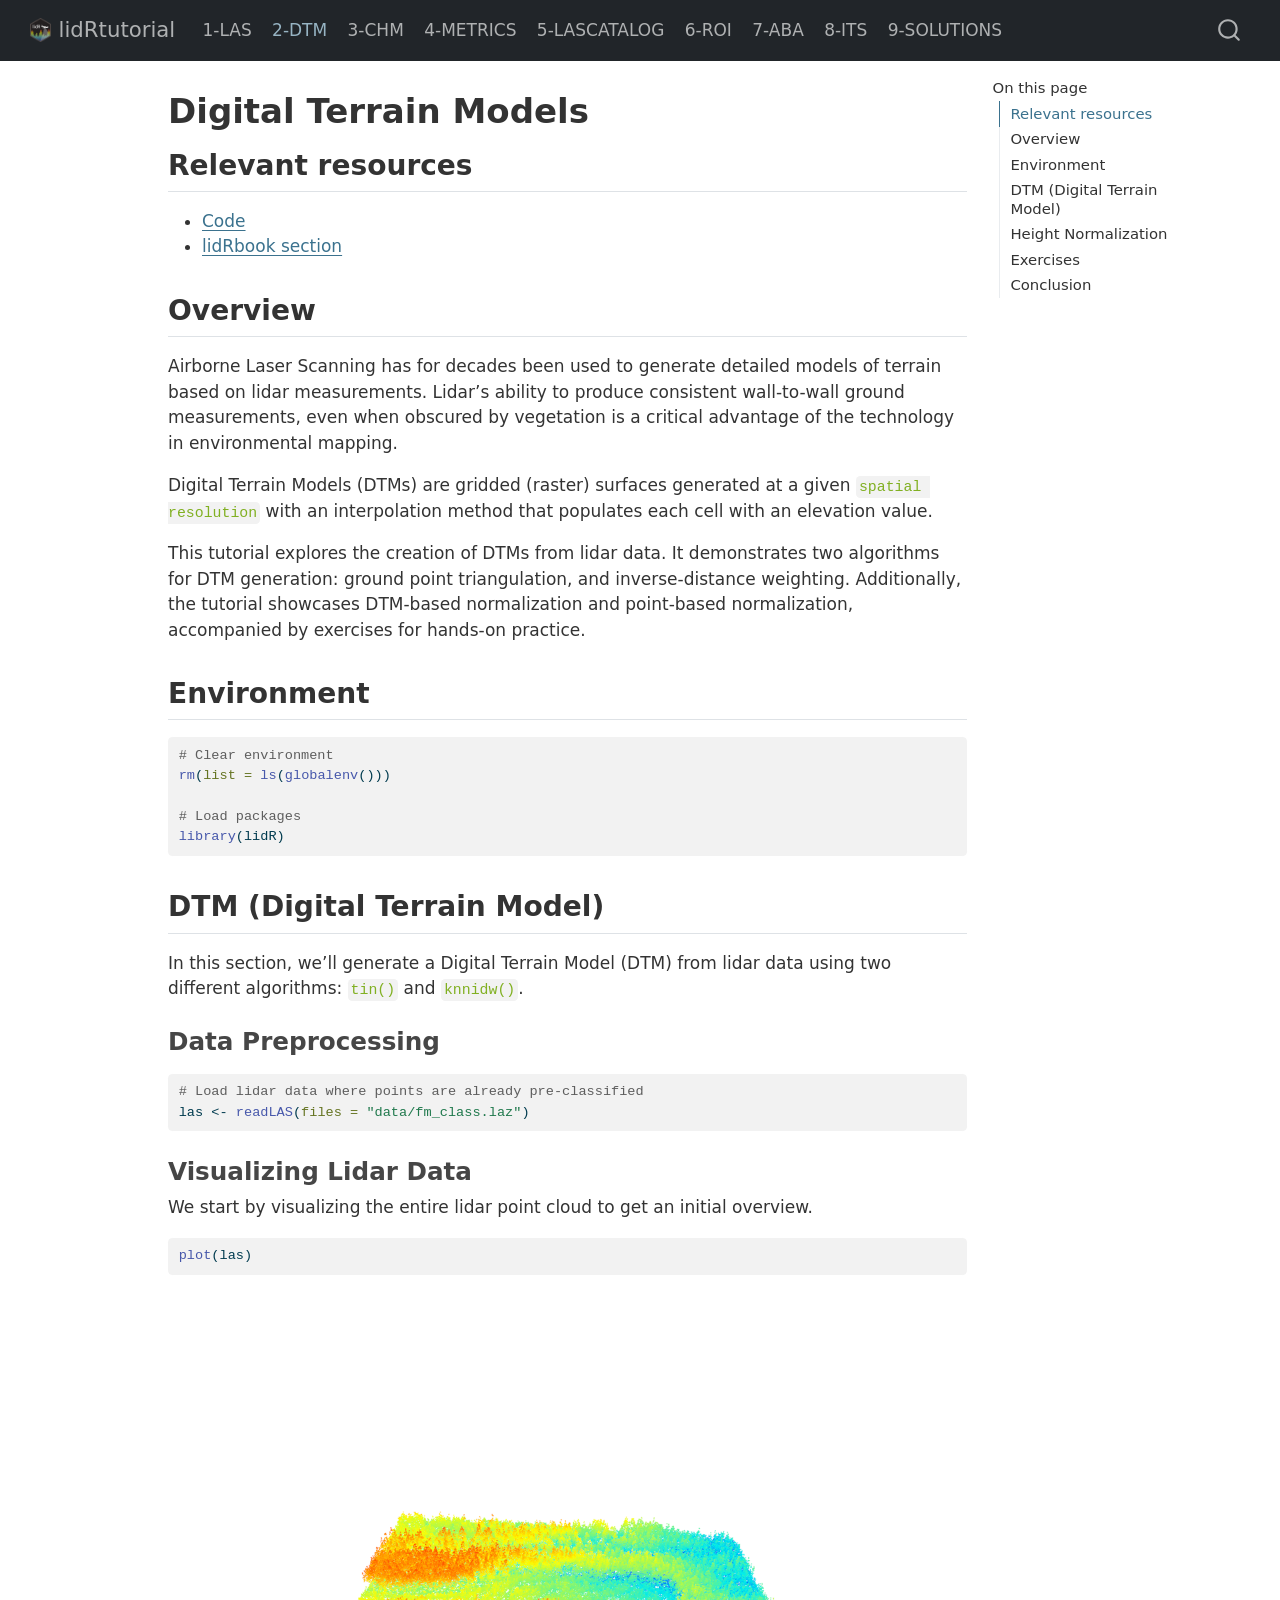
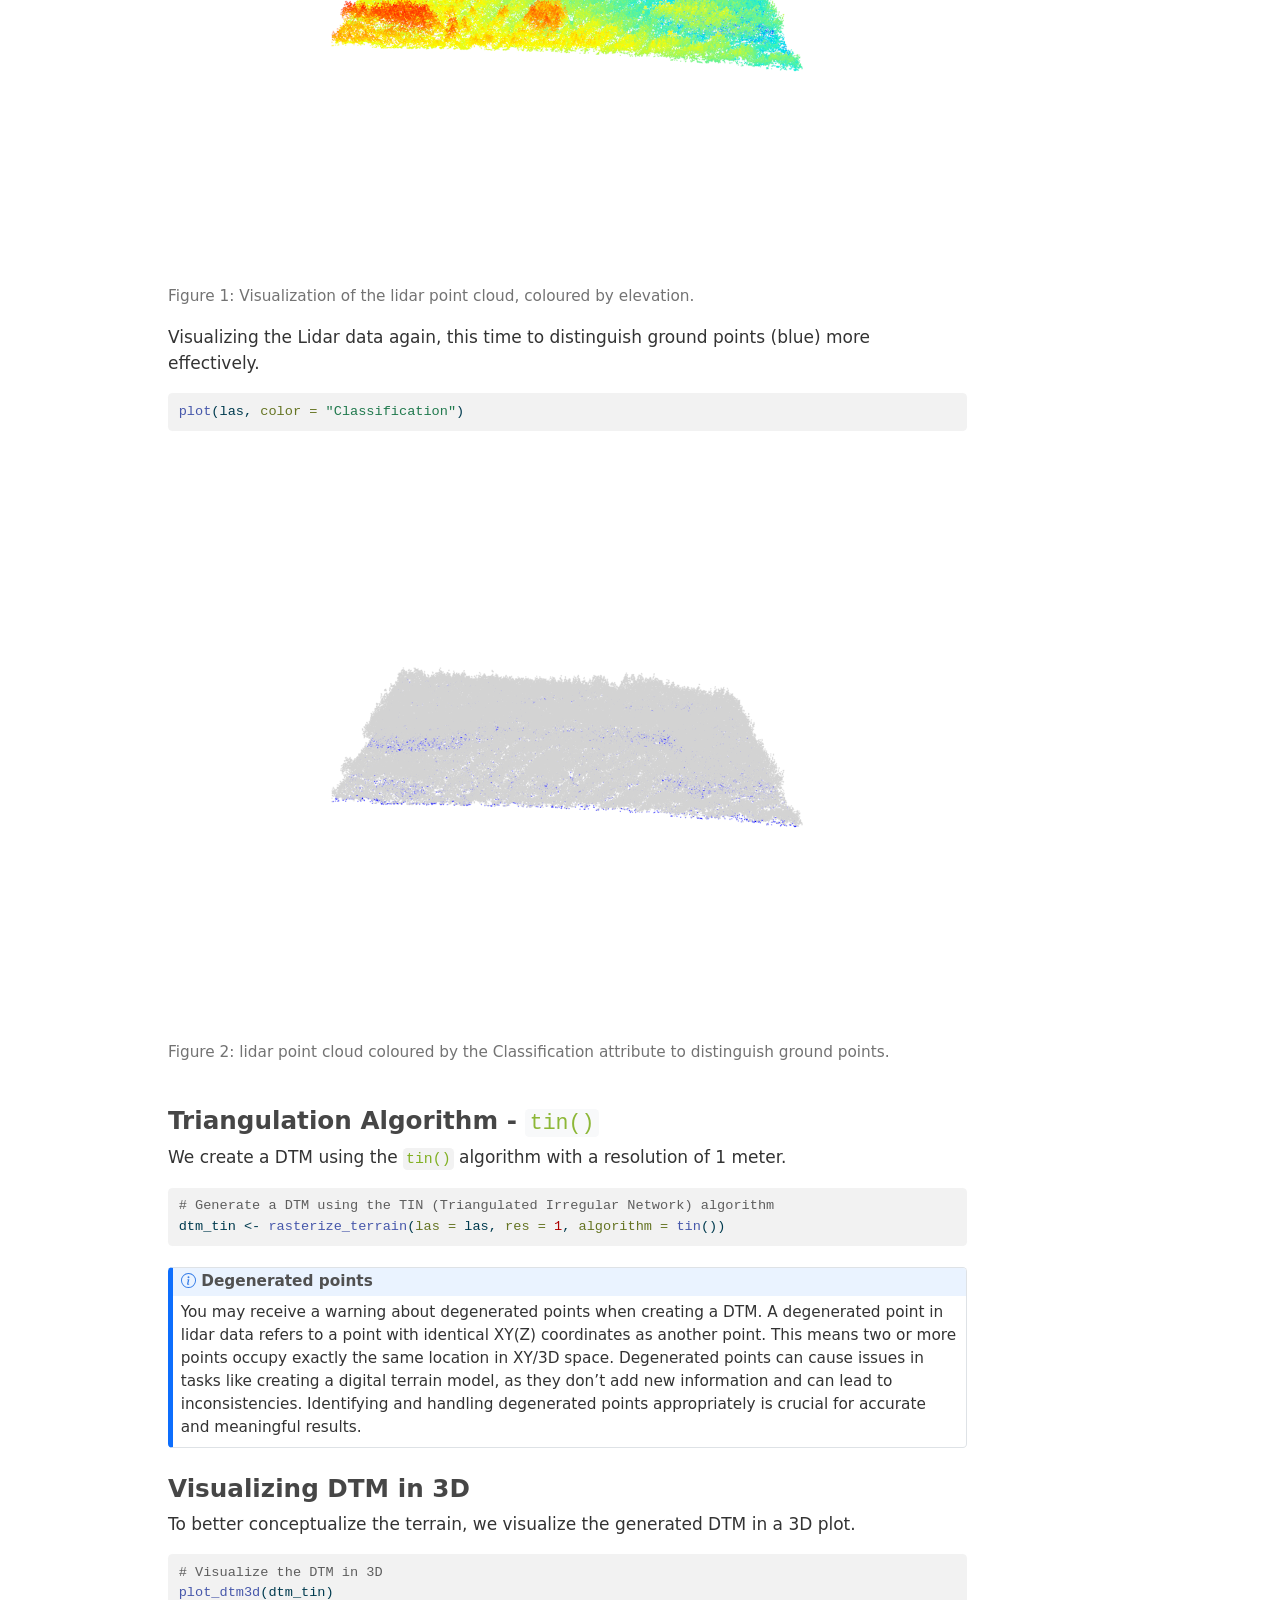
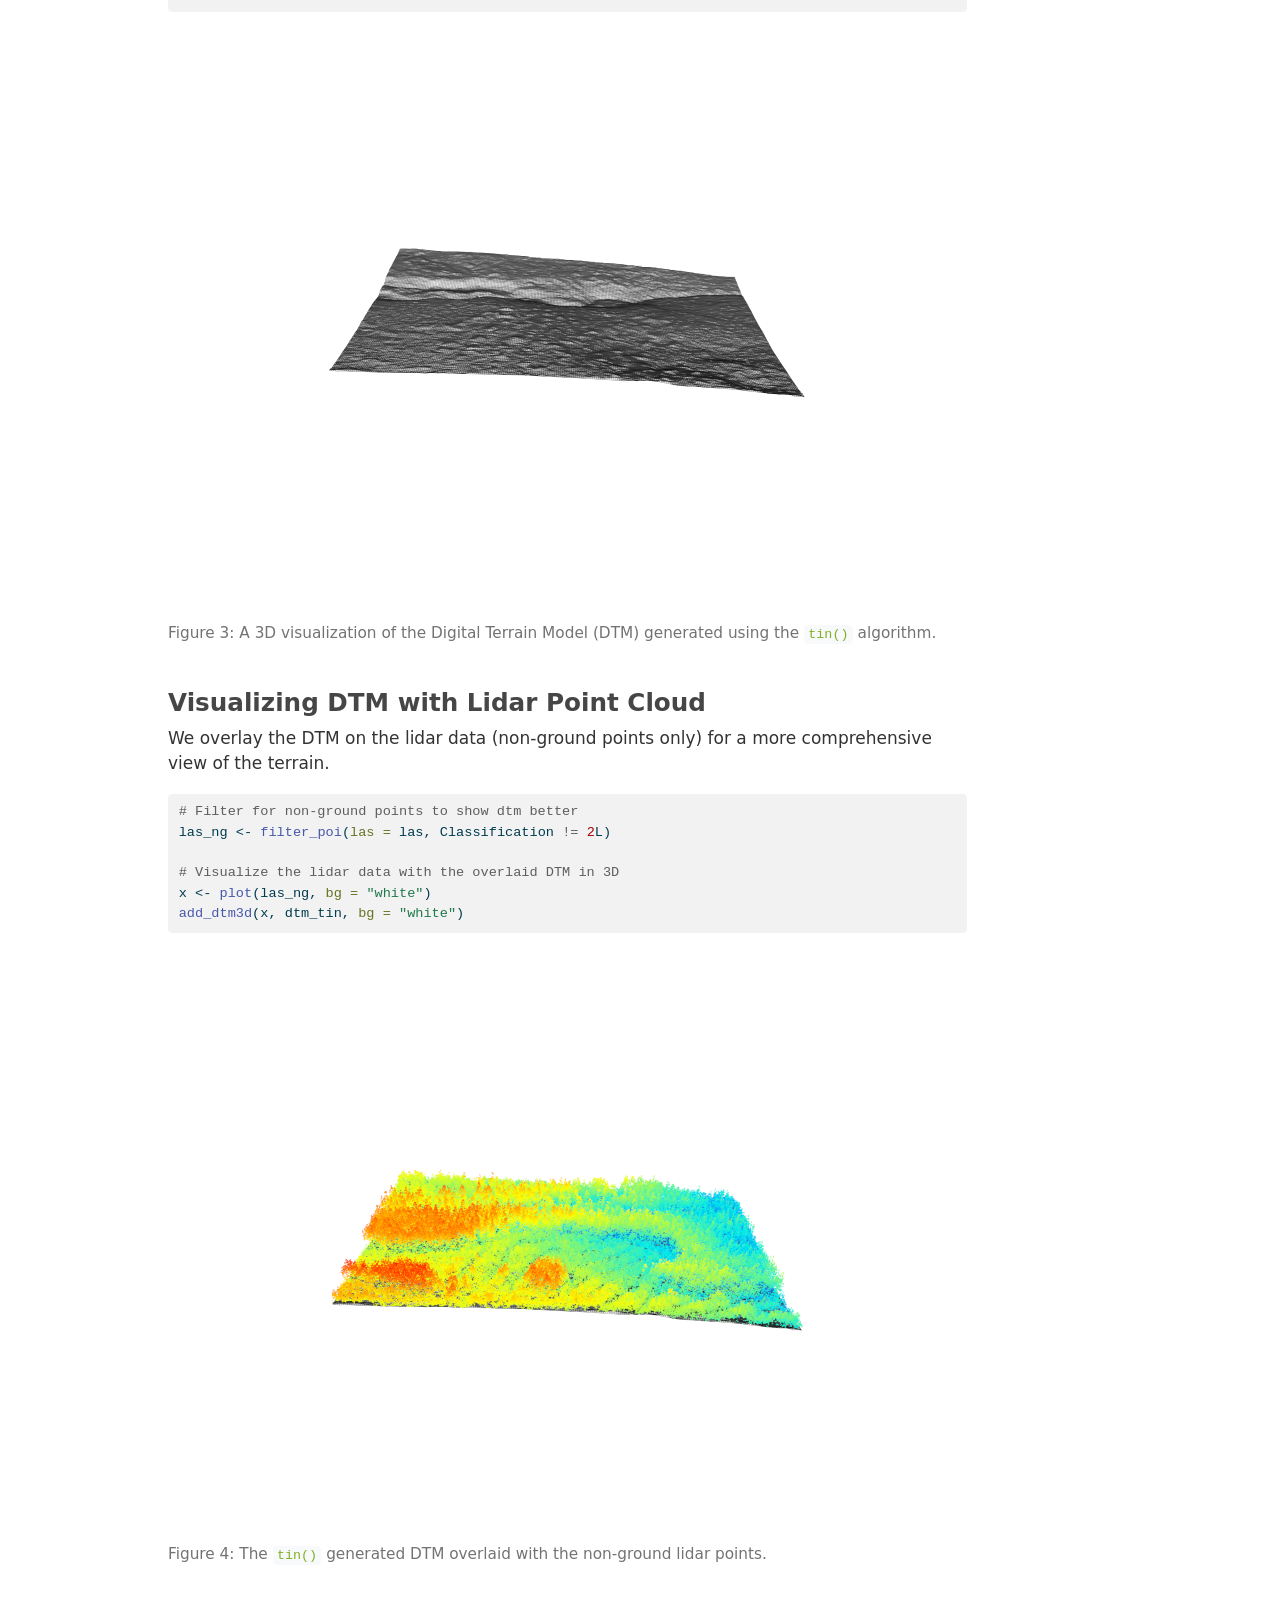
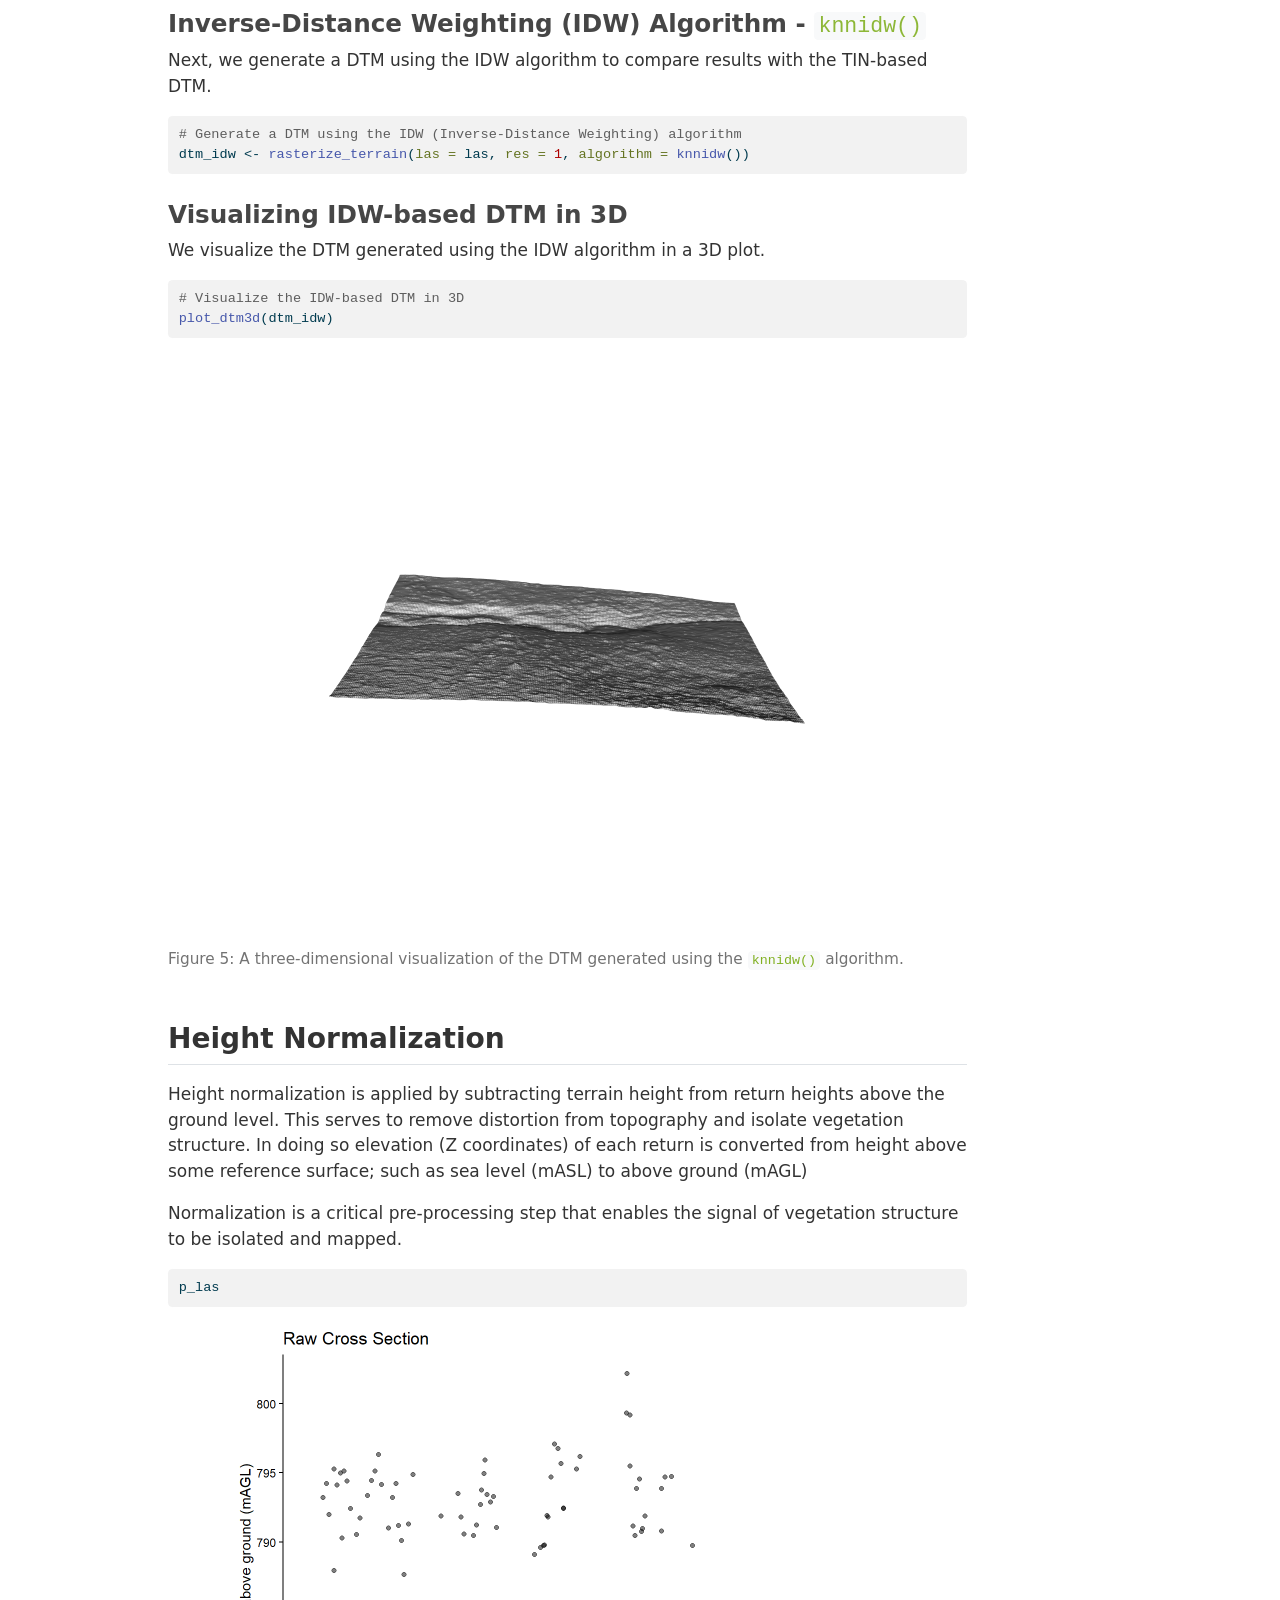
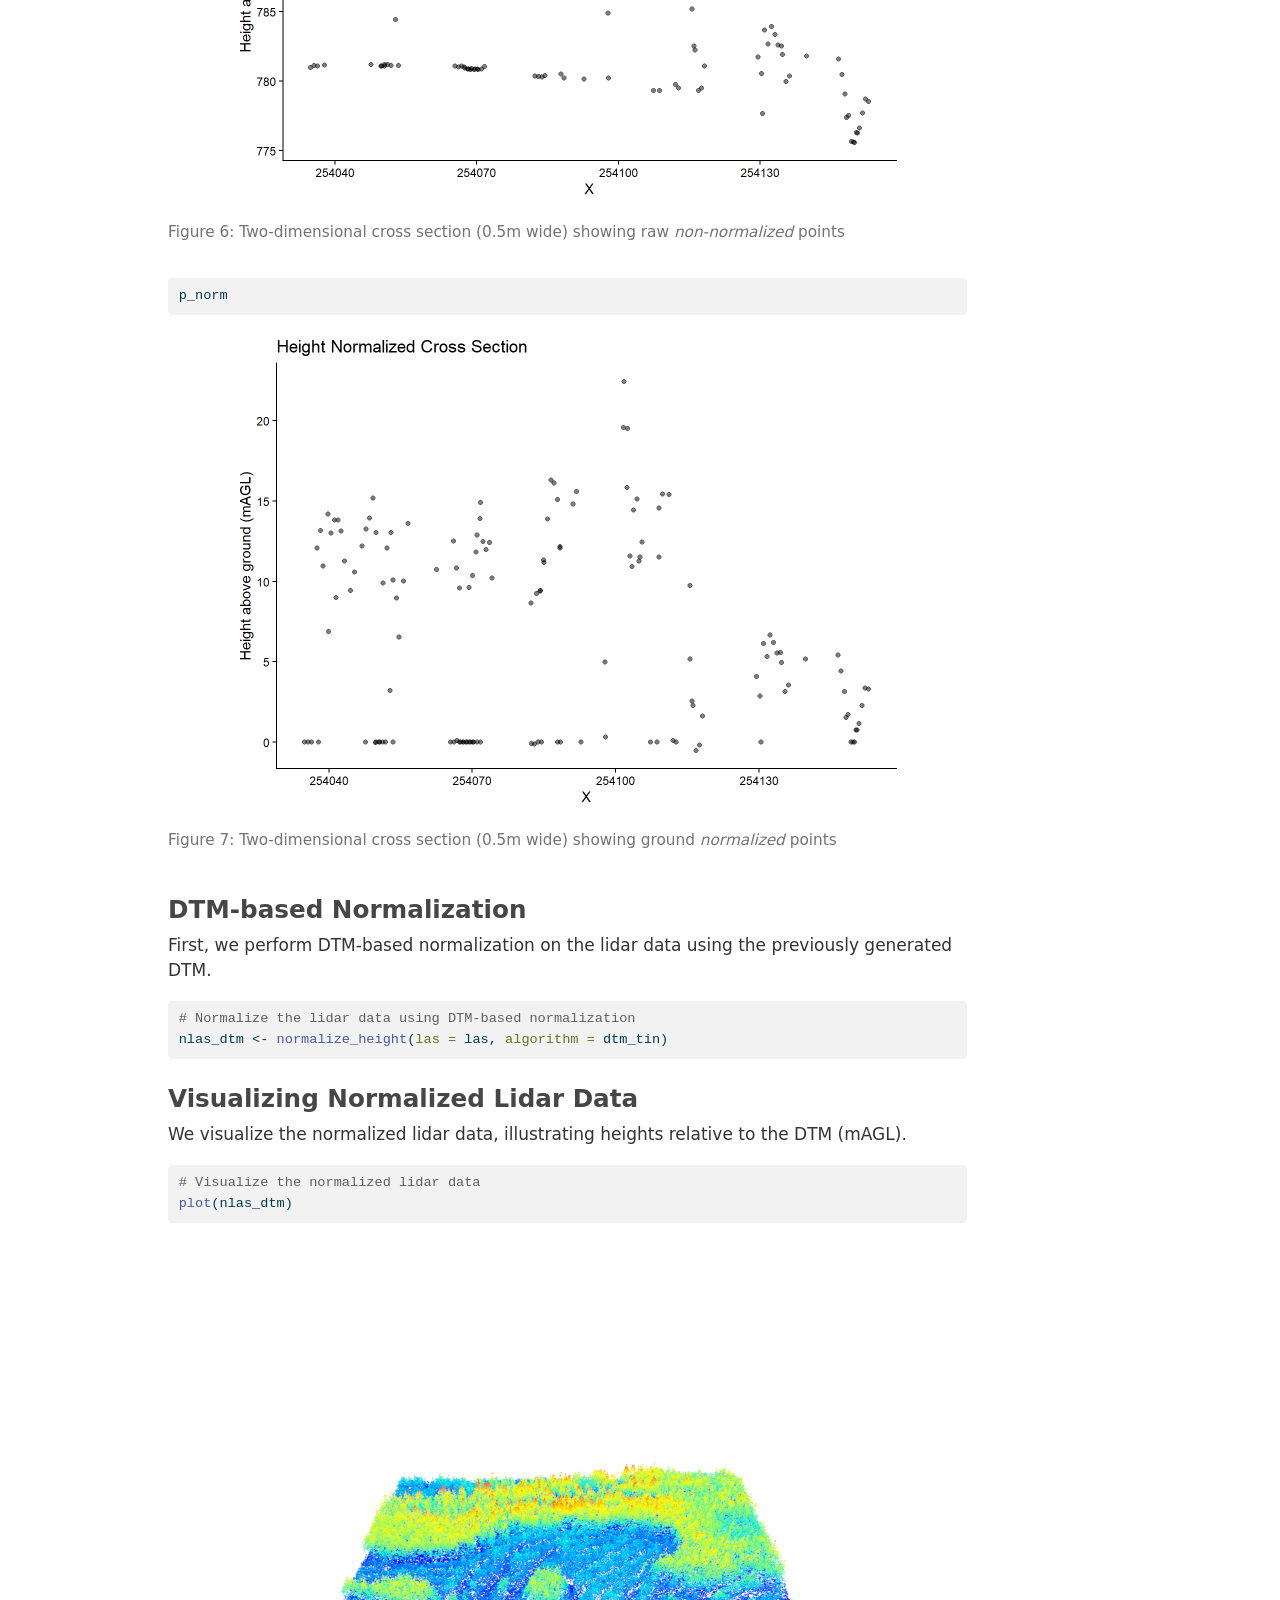
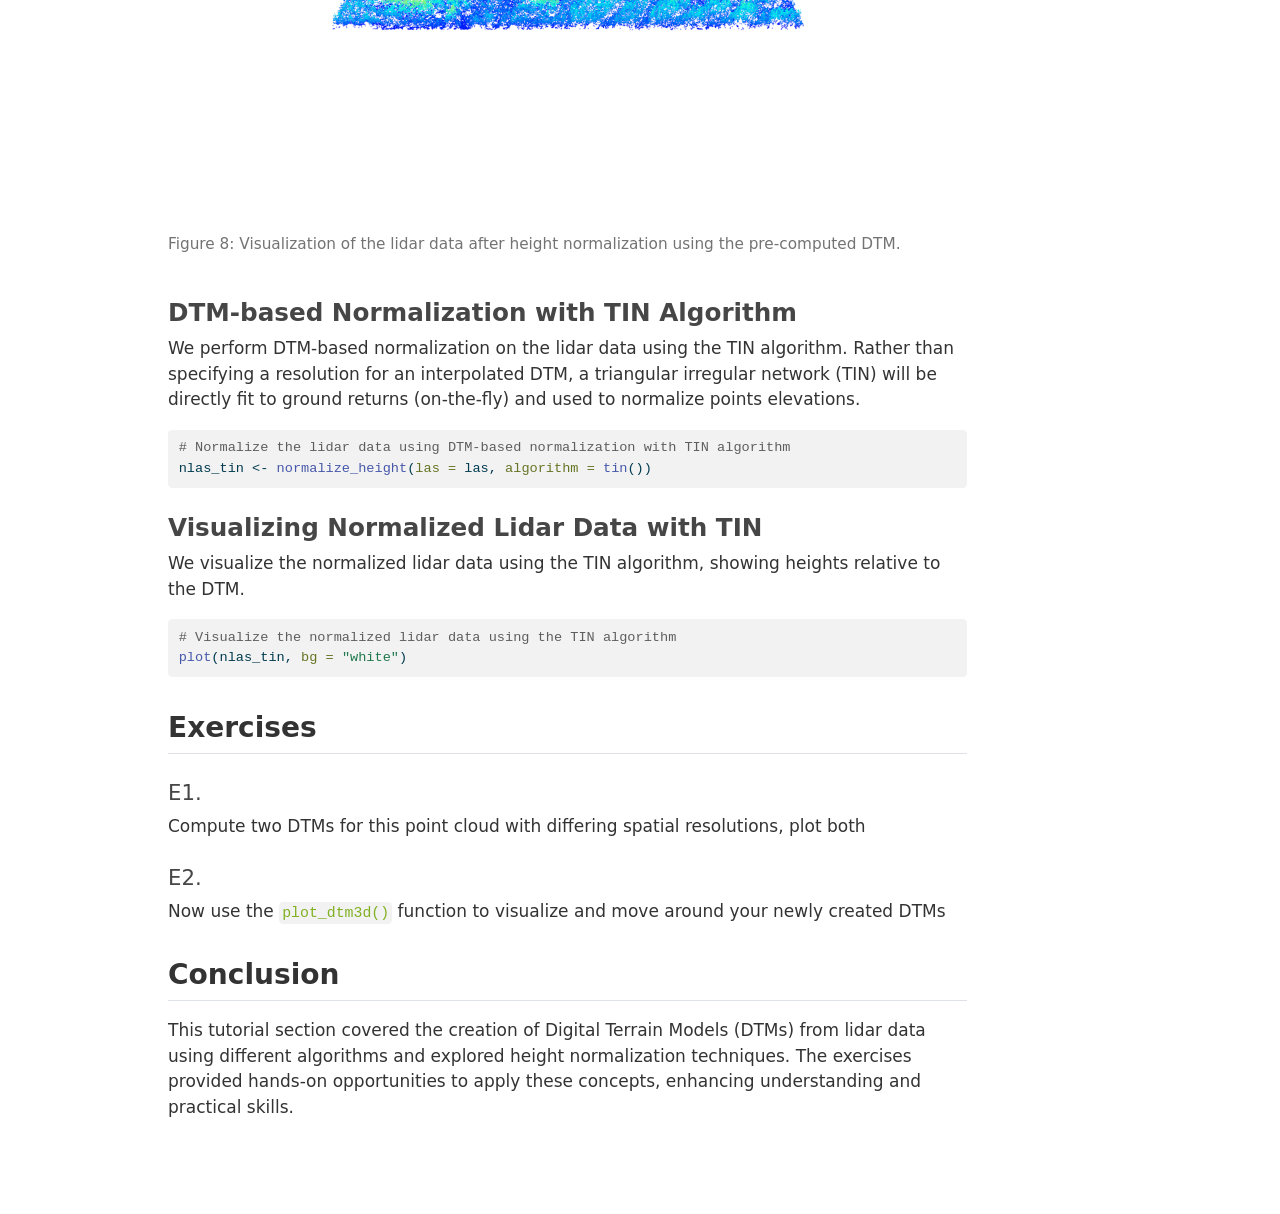
<file: docs/02_dtm.html>
<!DOCTYPE html>
<html xmlns="http://www.w3.org/1999/xhtml" lang="en" xml:lang="en"><head>

<meta charset="utf-8">
<meta name="generator" content="quarto-1.8.26">

<meta name="viewport" content="width=device-width, initial-scale=1.0, user-scalable=yes">


<title>Digital Terrain Models – lidRtutorial</title>
<style>
code{white-space: pre-wrap;}
span.smallcaps{font-variant: small-caps;}
div.columns{display: flex; gap: min(4vw, 1.5em);}
div.column{flex: auto; overflow-x: auto;}
div.hanging-indent{margin-left: 1.5em; text-indent: -1.5em;}
ul.task-list{list-style: none;}
ul.task-list li input[type="checkbox"] {
  width: 0.8em;
  margin: 0 0.8em 0.2em -1em; /* quarto-specific, see https://github.com/quarto-dev/quarto-cli/issues/4556 */ 
  vertical-align: middle;
}
/* CSS for syntax highlighting */
html { -webkit-text-size-adjust: 100%; }
pre > code.sourceCode { white-space: pre; position: relative; }
pre > code.sourceCode > span { display: inline-block; line-height: 1.25; }
pre > code.sourceCode > span:empty { height: 1.2em; }
.sourceCode { overflow: visible; }
code.sourceCode > span { color: inherit; text-decoration: inherit; }
div.sourceCode { margin: 1em 0; }
pre.sourceCode { margin: 0; }
@media screen {
div.sourceCode { overflow: auto; }
}
@media print {
pre > code.sourceCode { white-space: pre-wrap; }
pre > code.sourceCode > span { text-indent: -5em; padding-left: 5em; }
}
pre.numberSource code
  { counter-reset: source-line 0; }
pre.numberSource code > span
  { position: relative; left: -4em; counter-increment: source-line; }
pre.numberSource code > span > a:first-child::before
  { content: counter(source-line);
    position: relative; left: -1em; text-align: right; vertical-align: baseline;
    border: none; display: inline-block;
    -webkit-touch-callout: none; -webkit-user-select: none;
    -khtml-user-select: none; -moz-user-select: none;
    -ms-user-select: none; user-select: none;
    padding: 0 4px; width: 4em;
  }
pre.numberSource { margin-left: 3em;  padding-left: 4px; }
div.sourceCode
  {   }
@media screen {
pre > code.sourceCode > span > a:first-child::before { text-decoration: underline; }
}
</style>


<script src="site_libs/quarto-nav/quarto-nav.js"></script>
<script src="site_libs/quarto-nav/headroom.min.js"></script>
<script src="site_libs/clipboard/clipboard.min.js"></script>
<script src="site_libs/quarto-search/autocomplete.umd.js"></script>
<script src="site_libs/quarto-search/fuse.min.js"></script>
<script src="site_libs/quarto-search/quarto-search.js"></script>
<meta name="quarto:offset" content="./">
<link href="./img/logo.png" rel="icon" type="image/png">
<script src="site_libs/quarto-html/quarto.js" type="module"></script>
<script src="site_libs/quarto-html/tabsets/tabsets.js" type="module"></script>
<script src="site_libs/quarto-html/axe/axe-check.js" type="module"></script>
<script src="site_libs/quarto-html/popper.min.js"></script>
<script src="site_libs/quarto-html/tippy.umd.min.js"></script>
<script src="site_libs/quarto-html/anchor.min.js"></script>
<link href="site_libs/quarto-html/tippy.css" rel="stylesheet">
<link href="site_libs/quarto-html/quarto-syntax-highlighting-587c61ba64f3a5504c4d52d930310e48.css" rel="stylesheet" id="quarto-text-highlighting-styles">
<script src="site_libs/bootstrap/bootstrap.min.js"></script>
<link href="site_libs/bootstrap/bootstrap-icons.css" rel="stylesheet">
<link href="site_libs/bootstrap/bootstrap-2b2f74de2f4973298fd85563bc9a9e04.min.css" rel="stylesheet" append-hash="true" id="quarto-bootstrap" data-mode="light">
<script src="site_libs/quarto-contrib/glightbox/glightbox.min.js"></script>
<link href="site_libs/quarto-contrib/glightbox/glightbox.min.css" rel="stylesheet">
<link href="site_libs/quarto-contrib/glightbox/lightbox.css" rel="stylesheet">
<script id="quarto-search-options" type="application/json">{
  "location": "navbar",
  "copy-button": false,
  "collapse-after": 3,
  "panel-placement": "end",
  "type": "overlay",
  "limit": 50,
  "keyboard-shortcut": [
    "f",
    "/",
    "s"
  ],
  "language": {
    "search-no-results-text": "No results",
    "search-matching-documents-text": "matching documents",
    "search-copy-link-title": "Copy link to search",
    "search-hide-matches-text": "Hide additional matches",
    "search-more-match-text": "more match in this document",
    "search-more-matches-text": "more matches in this document",
    "search-clear-button-title": "Clear",
    "search-text-placeholder": "",
    "search-detached-cancel-button-title": "Cancel",
    "search-submit-button-title": "Submit",
    "search-label": "Search"
  }
}</script>


<link rel="stylesheet" href="assets/custom.css">
</head>

<body class="nav-fixed quarto-light">

<div id="quarto-search-results"></div>
  <header id="quarto-header" class="headroom fixed-top">
    <nav class="navbar navbar-expand-lg " data-bs-theme="dark">
      <div class="navbar-container container-fluid">
      <div class="navbar-brand-container mx-auto">
    <a href="./index.html" class="navbar-brand navbar-brand-logo">
    <img src="./img/logo.png" alt="" class="navbar-logo light-content">
    <img src="./img/logo.png" alt="" class="navbar-logo dark-content">
    </a>
    <a class="navbar-brand" href="./index.html">
    <span class="navbar-title">lidRtutorial</span>
    </a>
  </div>
            <div id="quarto-search" class="" title="Search"></div>
          <button class="navbar-toggler" type="button" data-bs-toggle="collapse" data-bs-target="#navbarCollapse" aria-controls="navbarCollapse" role="menu" aria-expanded="false" aria-label="Toggle navigation" onclick="if (window.quartoToggleHeadroom) { window.quartoToggleHeadroom(); }">
  <span class="navbar-toggler-icon"></span>
</button>
          <div class="collapse navbar-collapse" id="navbarCollapse">
            <ul class="navbar-nav navbar-nav-scroll me-auto"> 
  <li class="nav-item">
    <a class="nav-link" href="./01_read.html"> 
<span class="menu-text">1-LAS</span></a>
  </li>  
  <li class="nav-item">
    <a class="nav-link active" href="./02_dtm.html" aria-current="page"> 
<span class="menu-text">2-DTM</span></a>
  </li>  
  <li class="nav-item">
    <a class="nav-link" href="./03_chm.html"> 
<span class="menu-text">3-CHM</span></a>
  </li>  
  <li class="nav-item">
    <a class="nav-link" href="./04_metrics.html"> 
<span class="menu-text">4-METRICS</span></a>
  </li>  
  <li class="nav-item">
    <a class="nav-link" href="./05_catalog.html"> 
<span class="menu-text">5-LASCATALOG</span></a>
  </li>  
  <li class="nav-item">
    <a class="nav-link" href="./06_roi.html"> 
<span class="menu-text">6-ROI</span></a>
  </li>  
  <li class="nav-item">
    <a class="nav-link" href="./07_aba.html"> 
<span class="menu-text">7-ABA</span></a>
  </li>  
  <li class="nav-item">
    <a class="nav-link" href="./08_its.html"> 
<span class="menu-text">8-ITS</span></a>
  </li>  
  <li class="nav-item">
    <a class="nav-link" href="./09_solutions.html"> 
<span class="menu-text">9-SOLUTIONS</span></a>
  </li>  
</ul>
          </div> <!-- /navcollapse -->
            <div class="quarto-navbar-tools">
</div>
      </div> <!-- /container-fluid -->
    </nav>
</header>
<!-- content -->
<div id="quarto-content" class="quarto-container page-columns page-rows-contents page-layout-article page-navbar">
<!-- sidebar -->
<!-- margin-sidebar -->
    <div id="quarto-margin-sidebar" class="sidebar margin-sidebar">
        <nav id="TOC" role="doc-toc" class="toc-active">
    <h2 id="toc-title">On this page</h2>
   
  <ul>
  <li><a href="#relevant-resources" id="toc-relevant-resources" class="nav-link active" data-scroll-target="#relevant-resources">Relevant resources</a></li>
  <li><a href="#overview" id="toc-overview" class="nav-link" data-scroll-target="#overview">Overview</a></li>
  <li><a href="#environment" id="toc-environment" class="nav-link" data-scroll-target="#environment">Environment</a></li>
  <li><a href="#dtm-digital-terrain-model" id="toc-dtm-digital-terrain-model" class="nav-link" data-scroll-target="#dtm-digital-terrain-model">DTM (Digital Terrain Model)</a>
  <ul>
  <li><a href="#data-preprocessing" id="toc-data-preprocessing" class="nav-link" data-scroll-target="#data-preprocessing">Data Preprocessing</a></li>
  <li><a href="#visualizing-lidar-data" id="toc-visualizing-lidar-data" class="nav-link" data-scroll-target="#visualizing-lidar-data">Visualizing Lidar Data</a></li>
  <li><a href="#triangulation-algorithm---tin" id="toc-triangulation-algorithm---tin" class="nav-link" data-scroll-target="#triangulation-algorithm---tin">Triangulation Algorithm - <code>tin()</code></a></li>
  <li><a href="#visualizing-dtm-in-3d" id="toc-visualizing-dtm-in-3d" class="nav-link" data-scroll-target="#visualizing-dtm-in-3d">Visualizing DTM in 3D</a></li>
  <li><a href="#visualizing-dtm-with-lidar-point-cloud" id="toc-visualizing-dtm-with-lidar-point-cloud" class="nav-link" data-scroll-target="#visualizing-dtm-with-lidar-point-cloud">Visualizing DTM with Lidar Point Cloud</a></li>
  <li><a href="#inverse-distance-weighting-idw-algorithm---knnidw" id="toc-inverse-distance-weighting-idw-algorithm---knnidw" class="nav-link" data-scroll-target="#inverse-distance-weighting-idw-algorithm---knnidw">Inverse-Distance Weighting (IDW) Algorithm - <code>knnidw()</code></a></li>
  <li><a href="#visualizing-idw-based-dtm-in-3d" id="toc-visualizing-idw-based-dtm-in-3d" class="nav-link" data-scroll-target="#visualizing-idw-based-dtm-in-3d">Visualizing IDW-based DTM in 3D</a></li>
  </ul></li>
  <li><a href="#height-normalization" id="toc-height-normalization" class="nav-link" data-scroll-target="#height-normalization">Height Normalization</a>
  <ul>
  <li><a href="#dtm-based-normalization" id="toc-dtm-based-normalization" class="nav-link" data-scroll-target="#dtm-based-normalization">DTM-based Normalization</a></li>
  <li><a href="#visualizing-normalized-lidar-data" id="toc-visualizing-normalized-lidar-data" class="nav-link" data-scroll-target="#visualizing-normalized-lidar-data">Visualizing Normalized Lidar Data</a></li>
  <li><a href="#dtm-based-normalization-with-tin-algorithm" id="toc-dtm-based-normalization-with-tin-algorithm" class="nav-link" data-scroll-target="#dtm-based-normalization-with-tin-algorithm">DTM-based Normalization with TIN Algorithm</a></li>
  <li><a href="#visualizing-normalized-lidar-data-with-tin" id="toc-visualizing-normalized-lidar-data-with-tin" class="nav-link" data-scroll-target="#visualizing-normalized-lidar-data-with-tin">Visualizing Normalized Lidar Data with TIN</a></li>
  </ul></li>
  <li><a href="#exercises" id="toc-exercises" class="nav-link" data-scroll-target="#exercises">Exercises</a>
  <ul>
  <li><a href="#e1." id="toc-e1." class="nav-link" data-scroll-target="#e1.">E1.</a></li>
  <li><a href="#e2." id="toc-e2." class="nav-link" data-scroll-target="#e2.">E2.</a></li>
  </ul></li>
  <li><a href="#conclusion" id="toc-conclusion" class="nav-link" data-scroll-target="#conclusion">Conclusion</a></li>
  </ul>
</nav>
    </div>
<!-- main -->
<main class="content" id="quarto-document-content">

<header id="title-block-header" class="quarto-title-block default">
<div class="quarto-title">
<h1 class="title">Digital Terrain Models</h1>
</div>



<div class="quarto-title-meta">

    
  
    
  </div>
  


</header>


<section id="relevant-resources" class="level2">
<h2 class="anchored" data-anchor-id="relevant-resources">Relevant resources</h2>
<ul>
<li><a href="https://github.com/liamirwin/SL25_lidRtutorial/blob/main/R/02_dtm.R">Code</a></li>
<li><a href="https://r-lidar.github.io/lidRbook/dtm.html">lidRbook section</a></li>
</ul>
</section>
<section id="overview" class="level2">
<h2 class="anchored" data-anchor-id="overview">Overview</h2>
<p>Airborne Laser Scanning has for decades been used to generate detailed models of terrain based on lidar measurements. Lidar’s ability to produce consistent wall-to-wall ground measurements, even when obscured by vegetation is a critical advantage of the technology in environmental mapping.</p>
<p>Digital Terrain Models (DTMs) are gridded (raster) surfaces generated at a given <code>spatial resolution</code> with an interpolation method that populates each cell with an elevation value.</p>
<p>This tutorial explores the creation of DTMs from lidar data. It demonstrates two algorithms for DTM generation: ground point triangulation, and inverse-distance weighting. Additionally, the tutorial showcases DTM-based normalization and point-based normalization, accompanied by exercises for hands-on practice.</p>
</section>
<section id="environment" class="level2">
<h2 class="anchored" data-anchor-id="environment">Environment</h2>
<div class="cell" data-layout-align="center" data-warnings="false">
<div class="code-copy-outer-scaffold"><div class="sourceCode cell-code" id="cb1"><pre class="sourceCode r code-with-copy"><code class="sourceCode r"><span id="cb1-1"><a href="#cb1-1" aria-hidden="true" tabindex="-1"></a><span class="co"># Clear environment</span></span>
<span id="cb1-2"><a href="#cb1-2" aria-hidden="true" tabindex="-1"></a><span class="fu">rm</span>(<span class="at">list =</span> <span class="fu">ls</span>(<span class="fu">globalenv</span>()))</span>
<span id="cb1-3"><a href="#cb1-3" aria-hidden="true" tabindex="-1"></a></span>
<span id="cb1-4"><a href="#cb1-4" aria-hidden="true" tabindex="-1"></a><span class="co"># Load packages</span></span>
<span id="cb1-5"><a href="#cb1-5" aria-hidden="true" tabindex="-1"></a><span class="fu">library</span>(lidR)</span></code></pre></div><button title="Copy to Clipboard" class="code-copy-button"><i class="bi"></i></button></div>
</div>
</section>
<section id="dtm-digital-terrain-model" class="level2">
<h2 class="anchored" data-anchor-id="dtm-digital-terrain-model">DTM (Digital Terrain Model)</h2>
<p>In this section, we’ll generate a Digital Terrain Model (DTM) from lidar data using two different algorithms: <code>tin()</code> and <code>knnidw()</code>.</p>
<section id="data-preprocessing" class="level3">
<h3 class="anchored" data-anchor-id="data-preprocessing">Data Preprocessing</h3>
<div class="cell" data-layout-align="center">
<div class="code-copy-outer-scaffold"><div class="sourceCode cell-code" id="cb2"><pre class="sourceCode r code-with-copy"><code class="sourceCode r"><span id="cb2-1"><a href="#cb2-1" aria-hidden="true" tabindex="-1"></a><span class="co"># Load lidar data where points are already pre-classified</span></span>
<span id="cb2-2"><a href="#cb2-2" aria-hidden="true" tabindex="-1"></a>las <span class="ot">&lt;-</span> <span class="fu">readLAS</span>(<span class="at">files =</span> <span class="st">"data/fm_class.laz"</span>)</span></code></pre></div><button title="Copy to Clipboard" class="code-copy-button"><i class="bi"></i></button></div>
</div>
</section>
<section id="visualizing-lidar-data" class="level3">
<h3 class="anchored" data-anchor-id="visualizing-lidar-data">Visualizing Lidar Data</h3>
<p>We start by visualizing the entire lidar point cloud to get an initial overview.</p>
<div class="code-copy-outer-scaffold"><div class="sourceCode" id="cb3"><pre class="sourceCode r code-with-copy"><code class="sourceCode r"><span id="cb3-1"><a href="#cb3-1" aria-hidden="true" tabindex="-1"></a><span class="fu">plot</span>(las)</span></code></pre></div><button title="Copy to Clipboard" class="code-copy-button"><i class="bi"></i></button></div>
<div class="cell" data-layout-align="center" data-rgl="true">
<div class="cell-output-display">
<div id="fig-dtm-initial-plot" class="quarto-float quarto-figure quarto-figure-center anchored" data-fig-align="center">
<figure class="quarto-float quarto-float-fig figure">
<div aria-describedby="fig-dtm-initial-plot-caption-0ceaefa1-69ba-4598-a22c-09a6ac19f8ca">
<a href="02_dtm_files/figure-html/fig-dtm-initial-plot-1.png" class="lightbox" data-gallery="quarto-lightbox-gallery-1" title="Figure&nbsp;1: Visualization of the lidar point cloud, coloured by elevation."><img src="02_dtm_files/figure-html/fig-dtm-initial-plot-1.png" class="img-fluid quarto-figure quarto-figure-center figure-img" width="768"></a>
</div>
<figcaption class="quarto-float-caption-bottom quarto-float-caption quarto-float-fig" id="fig-dtm-initial-plot-caption-0ceaefa1-69ba-4598-a22c-09a6ac19f8ca">
Figure&nbsp;1: Visualization of the lidar point cloud, coloured by elevation.
</figcaption>
</figure>
</div>
</div>
</div>
<p>Visualizing the Lidar data again, this time to distinguish ground points (blue) more effectively.</p>
<div class="code-copy-outer-scaffold"><div class="sourceCode" id="cb4"><pre class="sourceCode r code-with-copy"><code class="sourceCode r"><span id="cb4-1"><a href="#cb4-1" aria-hidden="true" tabindex="-1"></a><span class="fu">plot</span>(las, <span class="at">color =</span> <span class="st">"Classification"</span>)</span></code></pre></div><button title="Copy to Clipboard" class="code-copy-button"><i class="bi"></i></button></div>
<div class="cell" data-layout-align="center" data-rgl="true">
<div class="cell-output-display">
<div id="fig-dtm-classification-plot" class="quarto-float quarto-figure quarto-figure-center anchored" data-fig-align="center">
<figure class="quarto-float quarto-float-fig figure">
<div aria-describedby="fig-dtm-classification-plot-caption-0ceaefa1-69ba-4598-a22c-09a6ac19f8ca">
<a href="02_dtm_files/figure-html/fig-dtm-classification-plot-1.png" class="lightbox" data-gallery="quarto-lightbox-gallery-2" title="Figure&nbsp;2: lidar point cloud coloured by the Classification attribute to distinguish ground points."><img src="02_dtm_files/figure-html/fig-dtm-classification-plot-1.png" class="img-fluid quarto-figure quarto-figure-center figure-img" width="768"></a>
</div>
<figcaption class="quarto-float-caption-bottom quarto-float-caption quarto-float-fig" id="fig-dtm-classification-plot-caption-0ceaefa1-69ba-4598-a22c-09a6ac19f8ca">
Figure&nbsp;2: lidar point cloud coloured by the Classification attribute to distinguish ground points.
</figcaption>
</figure>
</div>
</div>
</div>
</section>
<section id="triangulation-algorithm---tin" class="level3">
<h3 class="anchored" data-anchor-id="triangulation-algorithm---tin">Triangulation Algorithm - <code>tin()</code></h3>
<p>We create a DTM using the <code>tin()</code> algorithm with a resolution of 1 meter.</p>
<div class="cell" data-layout-align="center">
<div class="code-copy-outer-scaffold"><div class="sourceCode cell-code" id="cb5"><pre class="sourceCode r code-with-copy"><code class="sourceCode r"><span id="cb5-1"><a href="#cb5-1" aria-hidden="true" tabindex="-1"></a><span class="co"># Generate a DTM using the TIN (Triangulated Irregular Network) algorithm</span></span>
<span id="cb5-2"><a href="#cb5-2" aria-hidden="true" tabindex="-1"></a>dtm_tin <span class="ot">&lt;-</span> <span class="fu">rasterize_terrain</span>(<span class="at">las =</span> las, <span class="at">res =</span> <span class="dv">1</span>, <span class="at">algorithm =</span> <span class="fu">tin</span>())</span></code></pre></div><button title="Copy to Clipboard" class="code-copy-button"><i class="bi"></i></button></div>
</div>
<div class="callout callout-style-default callout-note callout-titled">
<div class="callout-header d-flex align-content-center">
<div class="callout-icon-container">
<i class="callout-icon"></i>
</div>
<div class="callout-title-container flex-fill">
<span class="screen-reader-only">Note</span>Degenerated points
</div>
</div>
<div class="callout-body-container callout-body">
<p>You may receive a warning about degenerated points when creating a DTM. A degenerated point in lidar data refers to a point with identical XY(Z) coordinates as another point. This means two or more points occupy exactly the same location in XY/3D space. Degenerated points can cause issues in tasks like creating a digital terrain model, as they don’t add new information and can lead to inconsistencies. Identifying and handling degenerated points appropriately is crucial for accurate and meaningful results.</p>
</div>
</div>
</section>
<section id="visualizing-dtm-in-3d" class="level3">
<h3 class="anchored" data-anchor-id="visualizing-dtm-in-3d">Visualizing DTM in 3D</h3>
<p>To better conceptualize the terrain, we visualize the generated DTM in a 3D plot.</p>
<div class="code-copy-outer-scaffold"><div class="sourceCode" id="cb6"><pre class="sourceCode r code-with-copy"><code class="sourceCode r"><span id="cb6-1"><a href="#cb6-1" aria-hidden="true" tabindex="-1"></a><span class="co"># Visualize the DTM in 3D</span></span>
<span id="cb6-2"><a href="#cb6-2" aria-hidden="true" tabindex="-1"></a><span class="fu">plot_dtm3d</span>(dtm_tin)</span></code></pre></div><button title="Copy to Clipboard" class="code-copy-button"><i class="bi"></i></button></div>
<div class="cell" data-layout-align="center" data-rgl="true">
<div class="cell-output-display">
<div id="fig-dtm-tin-3d" class="quarto-float quarto-figure quarto-figure-center anchored" data-fig-align="center">
<figure class="quarto-float quarto-float-fig figure">
<div aria-describedby="fig-dtm-tin-3d-caption-0ceaefa1-69ba-4598-a22c-09a6ac19f8ca">
<a href="02_dtm_files/figure-html/fig-dtm-tin-3d-1.png" class="lightbox" data-gallery="quarto-lightbox-gallery-3" title="Figure&nbsp;3: A 3D visualization of the Digital Terrain Model (DTM) generated using the tin() algorithm."><img src="02_dtm_files/figure-html/fig-dtm-tin-3d-1.png" class="img-fluid quarto-figure quarto-figure-center figure-img" width="768"></a>
</div>
<figcaption class="quarto-float-caption-bottom quarto-float-caption quarto-float-fig" id="fig-dtm-tin-3d-caption-0ceaefa1-69ba-4598-a22c-09a6ac19f8ca">
Figure&nbsp;3: A 3D visualization of the Digital Terrain Model (DTM) generated using the <code>tin()</code> algorithm.
</figcaption>
</figure>
</div>
</div>
</div>
</section>
<section id="visualizing-dtm-with-lidar-point-cloud" class="level3">
<h3 class="anchored" data-anchor-id="visualizing-dtm-with-lidar-point-cloud">Visualizing DTM with Lidar Point Cloud</h3>
<p>We overlay the DTM on the lidar data (non-ground points only) for a more comprehensive view of the terrain.</p>
<div class="code-copy-outer-scaffold"><div class="sourceCode" id="cb7"><pre class="sourceCode r code-with-copy"><code class="sourceCode r"><span id="cb7-1"><a href="#cb7-1" aria-hidden="true" tabindex="-1"></a><span class="co"># Filter for non-ground points to show dtm better</span></span>
<span id="cb7-2"><a href="#cb7-2" aria-hidden="true" tabindex="-1"></a>las_ng <span class="ot">&lt;-</span> <span class="fu">filter_poi</span>(<span class="at">las =</span> las, Classification <span class="sc">!=</span> <span class="dv">2</span>L)</span>
<span id="cb7-3"><a href="#cb7-3" aria-hidden="true" tabindex="-1"></a></span>
<span id="cb7-4"><a href="#cb7-4" aria-hidden="true" tabindex="-1"></a><span class="co"># Visualize the lidar data with the overlaid DTM in 3D</span></span>
<span id="cb7-5"><a href="#cb7-5" aria-hidden="true" tabindex="-1"></a>x <span class="ot">&lt;-</span> <span class="fu">plot</span>(las_ng, <span class="at">bg =</span> <span class="st">"white"</span>)</span>
<span id="cb7-6"><a href="#cb7-6" aria-hidden="true" tabindex="-1"></a><span class="fu">add_dtm3d</span>(x, dtm_tin, <span class="at">bg =</span> <span class="st">"white"</span>)</span></code></pre></div><button title="Copy to Clipboard" class="code-copy-button"><i class="bi"></i></button></div>
<div class="cell" data-layout-align="center" data-rgl="true">
<div class="cell-output-display">
<div id="fig-dtm-overlay" class="quarto-float quarto-figure quarto-figure-center anchored" data-fig-align="center">
<figure class="quarto-float quarto-float-fig figure">
<div aria-describedby="fig-dtm-overlay-caption-0ceaefa1-69ba-4598-a22c-09a6ac19f8ca">
<a href="02_dtm_files/figure-html/fig-dtm-overlay-1.png" class="lightbox" data-gallery="quarto-lightbox-gallery-4" title="Figure&nbsp;4: The tin() generated DTM overlaid with the non-ground lidar points."><img src="02_dtm_files/figure-html/fig-dtm-overlay-1.png" class="img-fluid quarto-figure quarto-figure-center figure-img" width="768"></a>
</div>
<figcaption class="quarto-float-caption-bottom quarto-float-caption quarto-float-fig" id="fig-dtm-overlay-caption-0ceaefa1-69ba-4598-a22c-09a6ac19f8ca">
Figure&nbsp;4: The <code>tin()</code> generated DTM overlaid with the non-ground lidar points.
</figcaption>
</figure>
</div>
</div>
</div>
</section>
<section id="inverse-distance-weighting-idw-algorithm---knnidw" class="level3">
<h3 class="anchored" data-anchor-id="inverse-distance-weighting-idw-algorithm---knnidw">Inverse-Distance Weighting (IDW) Algorithm - <code>knnidw()</code></h3>
<p>Next, we generate a DTM using the IDW algorithm to compare results with the TIN-based DTM.</p>
<div class="cell" data-layout-align="center">
<div class="code-copy-outer-scaffold"><div class="sourceCode cell-code" id="cb8"><pre class="sourceCode r code-with-copy"><code class="sourceCode r"><span id="cb8-1"><a href="#cb8-1" aria-hidden="true" tabindex="-1"></a><span class="co"># Generate a DTM using the IDW (Inverse-Distance Weighting) algorithm</span></span>
<span id="cb8-2"><a href="#cb8-2" aria-hidden="true" tabindex="-1"></a>dtm_idw <span class="ot">&lt;-</span> <span class="fu">rasterize_terrain</span>(<span class="at">las =</span> las, <span class="at">res =</span> <span class="dv">1</span>, <span class="at">algorithm =</span> <span class="fu">knnidw</span>())</span></code></pre></div><button title="Copy to Clipboard" class="code-copy-button"><i class="bi"></i></button></div>
</div>
</section>
<section id="visualizing-idw-based-dtm-in-3d" class="level3">
<h3 class="anchored" data-anchor-id="visualizing-idw-based-dtm-in-3d">Visualizing IDW-based DTM in 3D</h3>
<p>We visualize the DTM generated using the IDW algorithm in a 3D plot.</p>
<div class="code-copy-outer-scaffold"><div class="sourceCode" id="cb9"><pre class="sourceCode r code-with-copy"><code class="sourceCode r"><span id="cb9-1"><a href="#cb9-1" aria-hidden="true" tabindex="-1"></a><span class="co"># Visualize the IDW-based DTM in 3D</span></span>
<span id="cb9-2"><a href="#cb9-2" aria-hidden="true" tabindex="-1"></a><span class="fu">plot_dtm3d</span>(dtm_idw)</span></code></pre></div><button title="Copy to Clipboard" class="code-copy-button"><i class="bi"></i></button></div>
<div class="cell" data-layout-align="center" data-rgl="true">
<div class="cell-output-display">
<div id="fig-dtm-idw-3d" class="quarto-float quarto-figure quarto-figure-center anchored" data-fig-align="center">
<figure class="quarto-float quarto-float-fig figure">
<div aria-describedby="fig-dtm-idw-3d-caption-0ceaefa1-69ba-4598-a22c-09a6ac19f8ca">
<a href="02_dtm_files/figure-html/fig-dtm-idw-3d-1.png" class="lightbox" data-gallery="quarto-lightbox-gallery-5" title="Figure&nbsp;5: A three-dimensional visualization of the DTM generated using the knnidw() algorithm."><img src="02_dtm_files/figure-html/fig-dtm-idw-3d-1.png" class="img-fluid quarto-figure quarto-figure-center figure-img" width="768"></a>
</div>
<figcaption class="quarto-float-caption-bottom quarto-float-caption quarto-float-fig" id="fig-dtm-idw-3d-caption-0ceaefa1-69ba-4598-a22c-09a6ac19f8ca">
Figure&nbsp;5: A three-dimensional visualization of the DTM generated using the <code>knnidw()</code> algorithm.
</figcaption>
</figure>
</div>
</div>
</div>
</section>
</section>
<section id="height-normalization" class="level2">
<h2 class="anchored" data-anchor-id="height-normalization">Height Normalization</h2>
<p>Height normalization is applied by subtracting terrain height from return heights above the ground level. This serves to remove distortion from topography and isolate vegetation structure. In doing so elevation (Z coordinates) of each return is converted from height above some reference surface; such as sea level (mASL) to above ground (mAGL)</p>
<p>Normalization is a critical pre-processing step that enables the signal of vegetation structure to be isolated and mapped.</p>
<div class="cell" data-layout-align="center">
<div class="code-copy-outer-scaffold"><div class="sourceCode cell-code" id="cb10"><pre class="sourceCode r code-with-copy"><code class="sourceCode r"><span id="cb10-1"><a href="#cb10-1" aria-hidden="true" tabindex="-1"></a>p_las</span></code></pre></div><button title="Copy to Clipboard" class="code-copy-button"><i class="bi"></i></button></div>
<div class="cell-output-display">
<div id="fig-cs-raw" class="quarto-float quarto-figure quarto-figure-center anchored" data-fig-align="center">
<figure class="quarto-float quarto-float-fig figure">
<div aria-describedby="fig-cs-raw-caption-0ceaefa1-69ba-4598-a22c-09a6ac19f8ca">
<a href="02_dtm_files/figure-html/fig-cs-raw-1.png" class="lightbox" data-gallery="quarto-lightbox-gallery-6" title="Figure&nbsp;6: Two-dimensional cross section (0.5m wide) showing raw non-normalized points"><img src="02_dtm_files/figure-html/fig-cs-raw-1.png" class="img-fluid quarto-figure quarto-figure-center figure-img" width="672"></a>
</div>
<figcaption class="quarto-float-caption-bottom quarto-float-caption quarto-float-fig" id="fig-cs-raw-caption-0ceaefa1-69ba-4598-a22c-09a6ac19f8ca">
Figure&nbsp;6: Two-dimensional cross section (0.5m wide) showing raw <em>non-normalized</em> points
</figcaption>
</figure>
</div>
</div>
</div>
<div class="cell" data-layout-align="center">
<div class="code-copy-outer-scaffold"><div class="sourceCode cell-code" id="cb11"><pre class="sourceCode r code-with-copy"><code class="sourceCode r"><span id="cb11-1"><a href="#cb11-1" aria-hidden="true" tabindex="-1"></a>p_norm</span></code></pre></div><button title="Copy to Clipboard" class="code-copy-button"><i class="bi"></i></button></div>
<div class="cell-output-display">
<div id="fig-cs-norm" class="quarto-float quarto-figure quarto-figure-center anchored" data-fig-align="center">
<figure class="quarto-float quarto-float-fig figure">
<div aria-describedby="fig-cs-norm-caption-0ceaefa1-69ba-4598-a22c-09a6ac19f8ca">
<a href="02_dtm_files/figure-html/fig-cs-norm-1.png" class="lightbox" data-gallery="quarto-lightbox-gallery-7" title="Figure&nbsp;7: Two-dimensional cross section (0.5m wide) showing ground normalized points"><img src="02_dtm_files/figure-html/fig-cs-norm-1.png" class="img-fluid quarto-figure quarto-figure-center figure-img" width="672"></a>
</div>
<figcaption class="quarto-float-caption-bottom quarto-float-caption quarto-float-fig" id="fig-cs-norm-caption-0ceaefa1-69ba-4598-a22c-09a6ac19f8ca">
Figure&nbsp;7: Two-dimensional cross section (0.5m wide) showing ground <em>normalized</em> points
</figcaption>
</figure>
</div>
</div>
</div>
<section id="dtm-based-normalization" class="level3">
<h3 class="anchored" data-anchor-id="dtm-based-normalization">DTM-based Normalization</h3>
<p>First, we perform DTM-based normalization on the lidar data using the previously generated DTM.</p>
<div class="cell" data-layout-align="center">
<div class="code-copy-outer-scaffold"><div class="sourceCode cell-code" id="cb12"><pre class="sourceCode r code-with-copy"><code class="sourceCode r"><span id="cb12-1"><a href="#cb12-1" aria-hidden="true" tabindex="-1"></a><span class="co"># Normalize the lidar data using DTM-based normalization</span></span>
<span id="cb12-2"><a href="#cb12-2" aria-hidden="true" tabindex="-1"></a>nlas_dtm <span class="ot">&lt;-</span> <span class="fu">normalize_height</span>(<span class="at">las =</span> las, <span class="at">algorithm =</span> dtm_tin)</span></code></pre></div><button title="Copy to Clipboard" class="code-copy-button"><i class="bi"></i></button></div>
</div>
</section>
<section id="visualizing-normalized-lidar-data" class="level3">
<h3 class="anchored" data-anchor-id="visualizing-normalized-lidar-data">Visualizing Normalized Lidar Data</h3>
<p>We visualize the normalized lidar data, illustrating heights relative to the DTM (mAGL).</p>
<div class="code-copy-outer-scaffold"><div class="sourceCode" id="cb13"><pre class="sourceCode r code-with-copy"><code class="sourceCode r"><span id="cb13-1"><a href="#cb13-1" aria-hidden="true" tabindex="-1"></a><span class="co"># Visualize the normalized lidar data</span></span>
<span id="cb13-2"><a href="#cb13-2" aria-hidden="true" tabindex="-1"></a><span class="fu">plot</span>(nlas_dtm)</span></code></pre></div><button title="Copy to Clipboard" class="code-copy-button"><i class="bi"></i></button></div>
<div class="cell" data-layout-align="center" data-rgl="true">
<div class="cell-output-display">
<div id="fig-normalized-dtm" class="quarto-float quarto-figure quarto-figure-center anchored" data-fig-align="center">
<figure class="quarto-float quarto-float-fig figure">
<div aria-describedby="fig-normalized-dtm-caption-0ceaefa1-69ba-4598-a22c-09a6ac19f8ca">
<a href="02_dtm_files/figure-html/fig-normalized-dtm-1.png" class="lightbox" data-gallery="quarto-lightbox-gallery-8" title="Figure&nbsp;8: Visualization of the lidar data after height normalization using the pre-computed DTM."><img src="02_dtm_files/figure-html/fig-normalized-dtm-1.png" class="img-fluid quarto-figure quarto-figure-center figure-img" width="768"></a>
</div>
<figcaption class="quarto-float-caption-bottom quarto-float-caption quarto-float-fig" id="fig-normalized-dtm-caption-0ceaefa1-69ba-4598-a22c-09a6ac19f8ca">
Figure&nbsp;8: Visualization of the lidar data after height normalization using the pre-computed DTM.
</figcaption>
</figure>
</div>
</div>
</div>
</section>
<section id="dtm-based-normalization-with-tin-algorithm" class="level3">
<h3 class="anchored" data-anchor-id="dtm-based-normalization-with-tin-algorithm">DTM-based Normalization with TIN Algorithm</h3>
<p>We perform DTM-based normalization on the lidar data using the TIN algorithm. Rather than specifying a resolution for an interpolated DTM, a triangular irregular network (TIN) will be directly fit to ground returns (on-the-fly) and used to normalize points elevations.</p>
<div class="cell" data-layout-align="center">
<div class="code-copy-outer-scaffold"><div class="sourceCode cell-code" id="cb14"><pre class="sourceCode r code-with-copy"><code class="sourceCode r"><span id="cb14-1"><a href="#cb14-1" aria-hidden="true" tabindex="-1"></a><span class="co"># Normalize the lidar data using DTM-based normalization with TIN algorithm</span></span>
<span id="cb14-2"><a href="#cb14-2" aria-hidden="true" tabindex="-1"></a>nlas_tin <span class="ot">&lt;-</span> <span class="fu">normalize_height</span>(<span class="at">las =</span> las, <span class="at">algorithm =</span> <span class="fu">tin</span>())</span></code></pre></div><button title="Copy to Clipboard" class="code-copy-button"><i class="bi"></i></button></div>
</div>
</section>
<section id="visualizing-normalized-lidar-data-with-tin" class="level3">
<h3 class="anchored" data-anchor-id="visualizing-normalized-lidar-data-with-tin">Visualizing Normalized Lidar Data with TIN</h3>
<p>We visualize the normalized lidar data using the TIN algorithm, showing heights relative to the DTM.</p>
<div class="cell" data-layout-align="center">
<div class="code-copy-outer-scaffold"><div class="sourceCode cell-code" id="cb15"><pre class="sourceCode r code-with-copy"><code class="sourceCode r"><span id="cb15-1"><a href="#cb15-1" aria-hidden="true" tabindex="-1"></a><span class="co"># Visualize the normalized lidar data using the TIN algorithm</span></span>
<span id="cb15-2"><a href="#cb15-2" aria-hidden="true" tabindex="-1"></a><span class="fu">plot</span>(nlas_tin, <span class="at">bg =</span> <span class="st">"white"</span>)</span></code></pre></div><button title="Copy to Clipboard" class="code-copy-button"><i class="bi"></i></button></div>
</div>
</section>
</section>
<section id="exercises" class="level2">
<h2 class="anchored" data-anchor-id="exercises">Exercises</h2>
<section id="e1." class="level4">
<h4 class="anchored" data-anchor-id="e1.">E1.</h4>
<p>Compute two DTMs for this point cloud with differing spatial resolutions, plot both</p>
</section>
<section id="e2." class="level4">
<h4 class="anchored" data-anchor-id="e2.">E2.</h4>
<p>Now use the <code>plot_dtm3d()</code> function to visualize and move around your newly created DTMs</p>
</section>
</section>
<section id="conclusion" class="level2">
<h2 class="anchored" data-anchor-id="conclusion">Conclusion</h2>
<p>This tutorial section covered the creation of Digital Terrain Models (DTMs) from lidar data using different algorithms and explored height normalization techniques. The exercises provided hands-on opportunities to apply these concepts, enhancing understanding and practical skills.</p>


</section>

</main> <!-- /main -->
<script id="quarto-html-after-body" type="application/javascript">
  window.document.addEventListener("DOMContentLoaded", function (event) {
    const icon = "";
    const anchorJS = new window.AnchorJS();
    anchorJS.options = {
      placement: 'right',
      icon: icon
    };
    anchorJS.add('.anchored');
    const isCodeAnnotation = (el) => {
      for (const clz of el.classList) {
        if (clz.startsWith('code-annotation-')) {                     
          return true;
        }
      }
      return false;
    }
    const onCopySuccess = function(e) {
      // button target
      const button = e.trigger;
      // don't keep focus
      button.blur();
      // flash "checked"
      button.classList.add('code-copy-button-checked');
      var currentTitle = button.getAttribute("title");
      button.setAttribute("title", "Copied!");
      let tooltip;
      if (window.bootstrap) {
        button.setAttribute("data-bs-toggle", "tooltip");
        button.setAttribute("data-bs-placement", "left");
        button.setAttribute("data-bs-title", "Copied!");
        tooltip = new bootstrap.Tooltip(button, 
          { trigger: "manual", 
            customClass: "code-copy-button-tooltip",
            offset: [0, -8]});
        tooltip.show();    
      }
      setTimeout(function() {
        if (tooltip) {
          tooltip.hide();
          button.removeAttribute("data-bs-title");
          button.removeAttribute("data-bs-toggle");
          button.removeAttribute("data-bs-placement");
        }
        button.setAttribute("title", currentTitle);
        button.classList.remove('code-copy-button-checked');
      }, 1000);
      // clear code selection
      e.clearSelection();
    }
    const getTextToCopy = function(trigger) {
      const outerScaffold = trigger.parentElement.cloneNode(true);
      const codeEl = outerScaffold.querySelector('code');
      for (const childEl of codeEl.children) {
        if (isCodeAnnotation(childEl)) {
          childEl.remove();
        }
      }
      return codeEl.innerText;
    }
    const clipboard = new window.ClipboardJS('.code-copy-button:not([data-in-quarto-modal])', {
      text: getTextToCopy
    });
    clipboard.on('success', onCopySuccess);
    if (window.document.getElementById('quarto-embedded-source-code-modal')) {
      const clipboardModal = new window.ClipboardJS('.code-copy-button[data-in-quarto-modal]', {
        text: getTextToCopy,
        container: window.document.getElementById('quarto-embedded-source-code-modal')
      });
      clipboardModal.on('success', onCopySuccess);
    }
      var localhostRegex = new RegExp(/^(?:http|https):\/\/localhost\:?[0-9]*\//);
      var mailtoRegex = new RegExp(/^mailto:/);
        var filterRegex = new RegExp("https:\/\/r-lidar\.github\.io\/lidRbook\/");
      var isInternal = (href) => {
          return filterRegex.test(href) || localhostRegex.test(href) || mailtoRegex.test(href);
      }
      // Inspect non-navigation links and adorn them if external
     var links = window.document.querySelectorAll('a[href]:not(.nav-link):not(.navbar-brand):not(.toc-action):not(.sidebar-link):not(.sidebar-item-toggle):not(.pagination-link):not(.no-external):not([aria-hidden]):not(.dropdown-item):not(.quarto-navigation-tool):not(.about-link)');
      for (var i=0; i<links.length; i++) {
        const link = links[i];
        if (!isInternal(link.href)) {
          // undo the damage that might have been done by quarto-nav.js in the case of
          // links that we want to consider external
          if (link.dataset.originalHref !== undefined) {
            link.href = link.dataset.originalHref;
          }
        }
      }
    function tippyHover(el, contentFn, onTriggerFn, onUntriggerFn) {
      const config = {
        allowHTML: true,
        maxWidth: 500,
        delay: 100,
        arrow: false,
        appendTo: function(el) {
            return el.parentElement;
        },
        interactive: true,
        interactiveBorder: 10,
        theme: 'quarto',
        placement: 'bottom-start',
      };
      if (contentFn) {
        config.content = contentFn;
      }
      if (onTriggerFn) {
        config.onTrigger = onTriggerFn;
      }
      if (onUntriggerFn) {
        config.onUntrigger = onUntriggerFn;
      }
      window.tippy(el, config); 
    }
    const noterefs = window.document.querySelectorAll('a[role="doc-noteref"]');
    for (var i=0; i<noterefs.length; i++) {
      const ref = noterefs[i];
      tippyHover(ref, function() {
        // use id or data attribute instead here
        let href = ref.getAttribute('data-footnote-href') || ref.getAttribute('href');
        try { href = new URL(href).hash; } catch {}
        const id = href.replace(/^#\/?/, "");
        const note = window.document.getElementById(id);
        if (note) {
          return note.innerHTML;
        } else {
          return "";
        }
      });
    }
    const xrefs = window.document.querySelectorAll('a.quarto-xref');
    const processXRef = (id, note) => {
      // Strip column container classes
      const stripColumnClz = (el) => {
        el.classList.remove("page-full", "page-columns");
        if (el.children) {
          for (const child of el.children) {
            stripColumnClz(child);
          }
        }
      }
      stripColumnClz(note)
      if (id === null || id.startsWith('sec-')) {
        // Special case sections, only their first couple elements
        const container = document.createElement("div");
        if (note.children && note.children.length > 2) {
          container.appendChild(note.children[0].cloneNode(true));
          for (let i = 1; i < note.children.length; i++) {
            const child = note.children[i];
            if (child.tagName === "P" && child.innerText === "") {
              continue;
            } else {
              container.appendChild(child.cloneNode(true));
              break;
            }
          }
          if (window.Quarto?.typesetMath) {
            window.Quarto.typesetMath(container);
          }
          return container.innerHTML
        } else {
          if (window.Quarto?.typesetMath) {
            window.Quarto.typesetMath(note);
          }
          return note.innerHTML;
        }
      } else {
        // Remove any anchor links if they are present
        const anchorLink = note.querySelector('a.anchorjs-link');
        if (anchorLink) {
          anchorLink.remove();
        }
        if (window.Quarto?.typesetMath) {
          window.Quarto.typesetMath(note);
        }
        if (note.classList.contains("callout")) {
          return note.outerHTML;
        } else {
          return note.innerHTML;
        }
      }
    }
    for (var i=0; i<xrefs.length; i++) {
      const xref = xrefs[i];
      tippyHover(xref, undefined, function(instance) {
        instance.disable();
        let url = xref.getAttribute('href');
        let hash = undefined; 
        if (url.startsWith('#')) {
          hash = url;
        } else {
          try { hash = new URL(url).hash; } catch {}
        }
        if (hash) {
          const id = hash.replace(/^#\/?/, "");
          const note = window.document.getElementById(id);
          if (note !== null) {
            try {
              const html = processXRef(id, note.cloneNode(true));
              instance.setContent(html);
            } finally {
              instance.enable();
              instance.show();
            }
          } else {
            // See if we can fetch this
            fetch(url.split('#')[0])
            .then(res => res.text())
            .then(html => {
              const parser = new DOMParser();
              const htmlDoc = parser.parseFromString(html, "text/html");
              const note = htmlDoc.getElementById(id);
              if (note !== null) {
                const html = processXRef(id, note);
                instance.setContent(html);
              } 
            }).finally(() => {
              instance.enable();
              instance.show();
            });
          }
        } else {
          // See if we can fetch a full url (with no hash to target)
          // This is a special case and we should probably do some content thinning / targeting
          fetch(url)
          .then(res => res.text())
          .then(html => {
            const parser = new DOMParser();
            const htmlDoc = parser.parseFromString(html, "text/html");
            const note = htmlDoc.querySelector('main.content');
            if (note !== null) {
              // This should only happen for chapter cross references
              // (since there is no id in the URL)
              // remove the first header
              if (note.children.length > 0 && note.children[0].tagName === "HEADER") {
                note.children[0].remove();
              }
              const html = processXRef(null, note);
              instance.setContent(html);
            } 
          }).finally(() => {
            instance.enable();
            instance.show();
          });
        }
      }, function(instance) {
      });
    }
        let selectedAnnoteEl;
        const selectorForAnnotation = ( cell, annotation) => {
          let cellAttr = 'data-code-cell="' + cell + '"';
          let lineAttr = 'data-code-annotation="' +  annotation + '"';
          const selector = 'span[' + cellAttr + '][' + lineAttr + ']';
          return selector;
        }
        const selectCodeLines = (annoteEl) => {
          const doc = window.document;
          const targetCell = annoteEl.getAttribute("data-target-cell");
          const targetAnnotation = annoteEl.getAttribute("data-target-annotation");
          const annoteSpan = window.document.querySelector(selectorForAnnotation(targetCell, targetAnnotation));
          const lines = annoteSpan.getAttribute("data-code-lines").split(",");
          const lineIds = lines.map((line) => {
            return targetCell + "-" + line;
          })
          let top = null;
          let height = null;
          let parent = null;
          if (lineIds.length > 0) {
              //compute the position of the single el (top and bottom and make a div)
              const el = window.document.getElementById(lineIds[0]);
              top = el.offsetTop;
              height = el.offsetHeight;
              parent = el.parentElement.parentElement;
            if (lineIds.length > 1) {
              const lastEl = window.document.getElementById(lineIds[lineIds.length - 1]);
              const bottom = lastEl.offsetTop + lastEl.offsetHeight;
              height = bottom - top;
            }
            if (top !== null && height !== null && parent !== null) {
              // cook up a div (if necessary) and position it 
              let div = window.document.getElementById("code-annotation-line-highlight");
              if (div === null) {
                div = window.document.createElement("div");
                div.setAttribute("id", "code-annotation-line-highlight");
                div.style.position = 'absolute';
                parent.appendChild(div);
              }
              div.style.top = top - 2 + "px";
              div.style.height = height + 4 + "px";
              div.style.left = 0;
              let gutterDiv = window.document.getElementById("code-annotation-line-highlight-gutter");
              if (gutterDiv === null) {
                gutterDiv = window.document.createElement("div");
                gutterDiv.setAttribute("id", "code-annotation-line-highlight-gutter");
                gutterDiv.style.position = 'absolute';
                const codeCell = window.document.getElementById(targetCell);
                const gutter = codeCell.querySelector('.code-annotation-gutter');
                gutter.appendChild(gutterDiv);
              }
              gutterDiv.style.top = top - 2 + "px";
              gutterDiv.style.height = height + 4 + "px";
            }
            selectedAnnoteEl = annoteEl;
          }
        };
        const unselectCodeLines = () => {
          const elementsIds = ["code-annotation-line-highlight", "code-annotation-line-highlight-gutter"];
          elementsIds.forEach((elId) => {
            const div = window.document.getElementById(elId);
            if (div) {
              div.remove();
            }
          });
          selectedAnnoteEl = undefined;
        };
          // Handle positioning of the toggle
      window.addEventListener(
        "resize",
        throttle(() => {
          elRect = undefined;
          if (selectedAnnoteEl) {
            selectCodeLines(selectedAnnoteEl);
          }
        }, 10)
      );
      function throttle(fn, ms) {
      let throttle = false;
      let timer;
        return (...args) => {
          if(!throttle) { // first call gets through
              fn.apply(this, args);
              throttle = true;
          } else { // all the others get throttled
              if(timer) clearTimeout(timer); // cancel #2
              timer = setTimeout(() => {
                fn.apply(this, args);
                timer = throttle = false;
              }, ms);
          }
        };
      }
        // Attach click handler to the DT
        const annoteDls = window.document.querySelectorAll('dt[data-target-cell]');
        for (const annoteDlNode of annoteDls) {
          annoteDlNode.addEventListener('click', (event) => {
            const clickedEl = event.target;
            if (clickedEl !== selectedAnnoteEl) {
              unselectCodeLines();
              const activeEl = window.document.querySelector('dt[data-target-cell].code-annotation-active');
              if (activeEl) {
                activeEl.classList.remove('code-annotation-active');
              }
              selectCodeLines(clickedEl);
              clickedEl.classList.add('code-annotation-active');
            } else {
              // Unselect the line
              unselectCodeLines();
              clickedEl.classList.remove('code-annotation-active');
            }
          });
        }
    const findCites = (el) => {
      const parentEl = el.parentElement;
      if (parentEl) {
        const cites = parentEl.dataset.cites;
        if (cites) {
          return {
            el,
            cites: cites.split(' ')
          };
        } else {
          return findCites(el.parentElement)
        }
      } else {
        return undefined;
      }
    };
    var bibliorefs = window.document.querySelectorAll('a[role="doc-biblioref"]');
    for (var i=0; i<bibliorefs.length; i++) {
      const ref = bibliorefs[i];
      const citeInfo = findCites(ref);
      if (citeInfo) {
        tippyHover(citeInfo.el, function() {
          var popup = window.document.createElement('div');
          citeInfo.cites.forEach(function(cite) {
            var citeDiv = window.document.createElement('div');
            citeDiv.classList.add('hanging-indent');
            citeDiv.classList.add('csl-entry');
            var biblioDiv = window.document.getElementById('ref-' + cite);
            if (biblioDiv) {
              citeDiv.innerHTML = biblioDiv.innerHTML;
            }
            popup.appendChild(citeDiv);
          });
          return popup.innerHTML;
        });
      }
    }
  });
  </script>
</div> <!-- /content -->
<script>var lightboxQuarto = GLightbox({"closeEffect":"zoom","descPosition":"bottom","loop":false,"openEffect":"zoom","selector":".lightbox"});
(function() {
  let previousOnload = window.onload;
  window.onload = () => {
    if (previousOnload) {
      previousOnload();
    }
    lightboxQuarto.on('slide_before_load', (data) => {
      const { slideIndex, slideNode, slideConfig, player, trigger } = data;
      const href = trigger.getAttribute('href');
      if (href !== null) {
        const imgEl = window.document.querySelector(`a[href="${href}"] img`);
        if (imgEl !== null) {
          const srcAttr = imgEl.getAttribute("src");
          if (srcAttr && srcAttr.startsWith("data:")) {
            slideConfig.href = srcAttr;
          }
        }
      } 
    });
  
    lightboxQuarto.on('slide_after_load', (data) => {
      const { slideIndex, slideNode, slideConfig, player, trigger } = data;
      if (window.Quarto?.typesetMath) {
        window.Quarto.typesetMath(slideNode);
      }
    });
  
  };
  
})();
          </script>




</body></html>
</file>
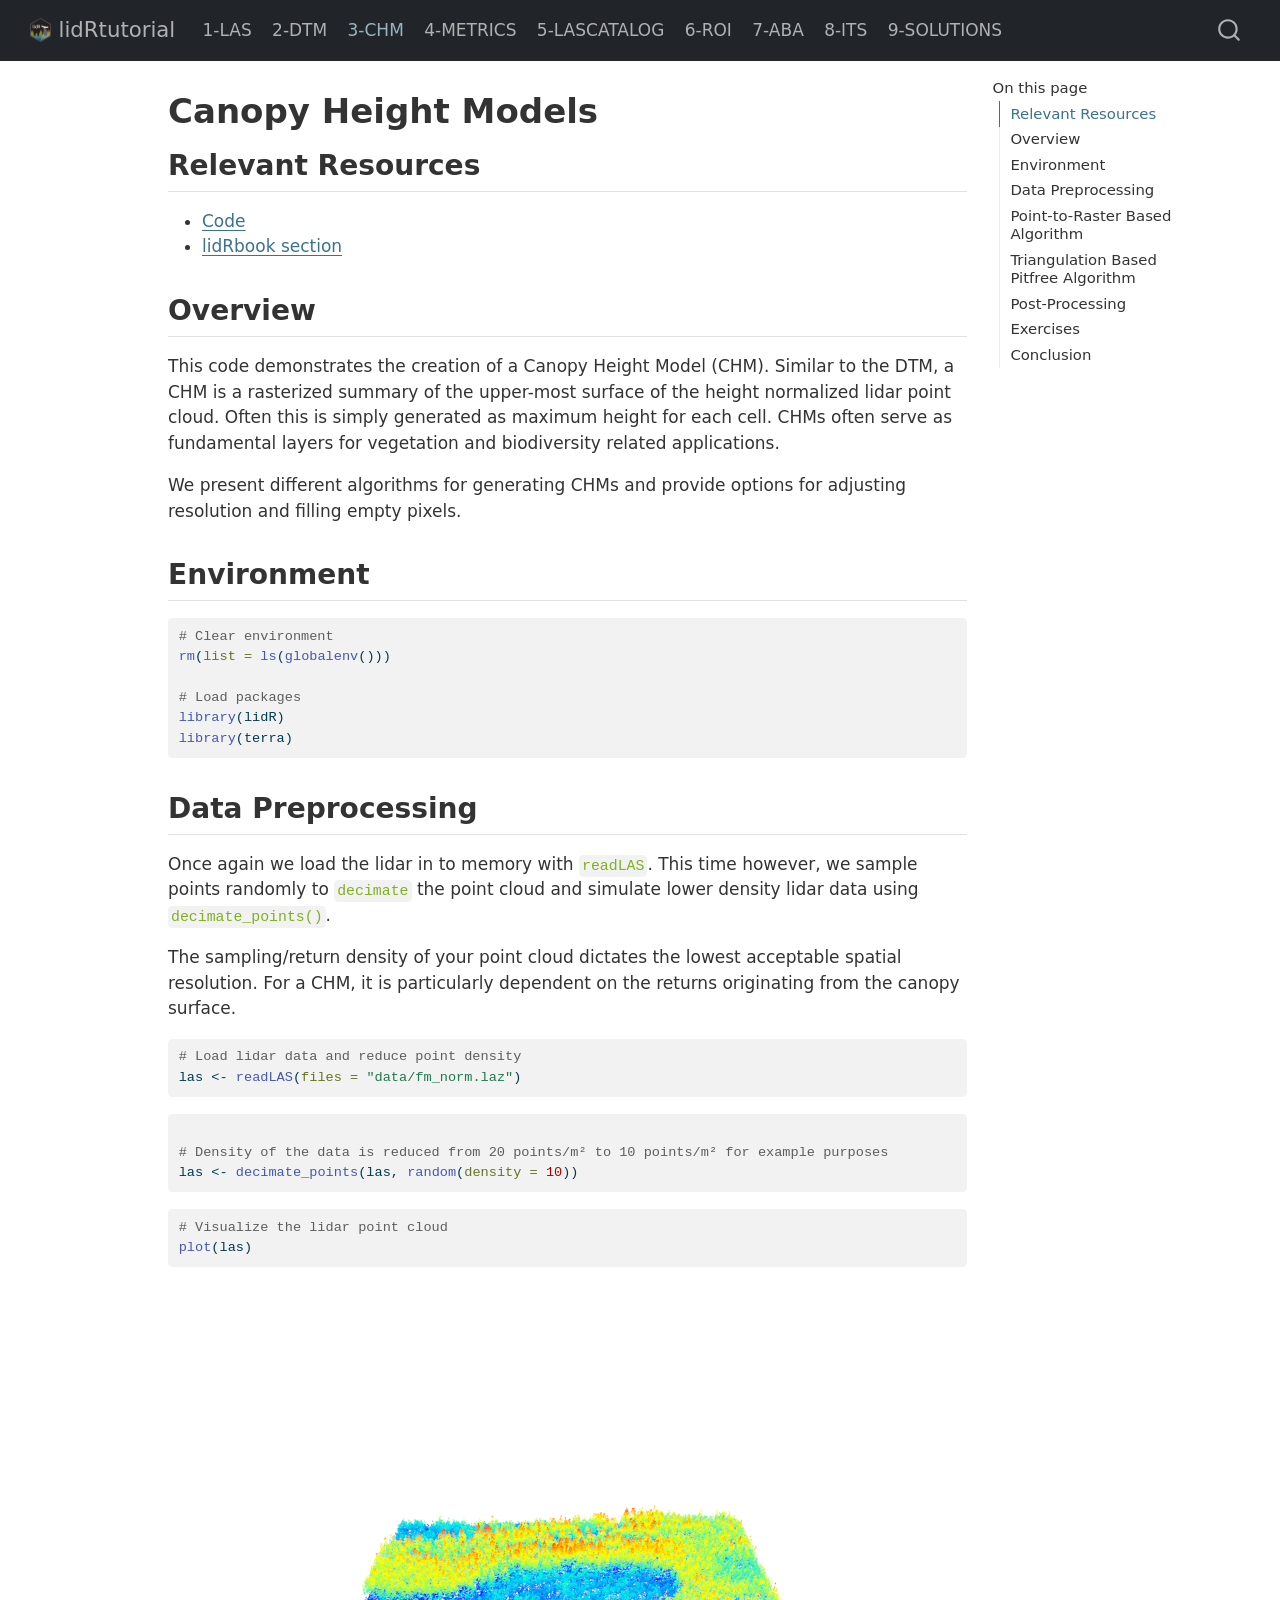
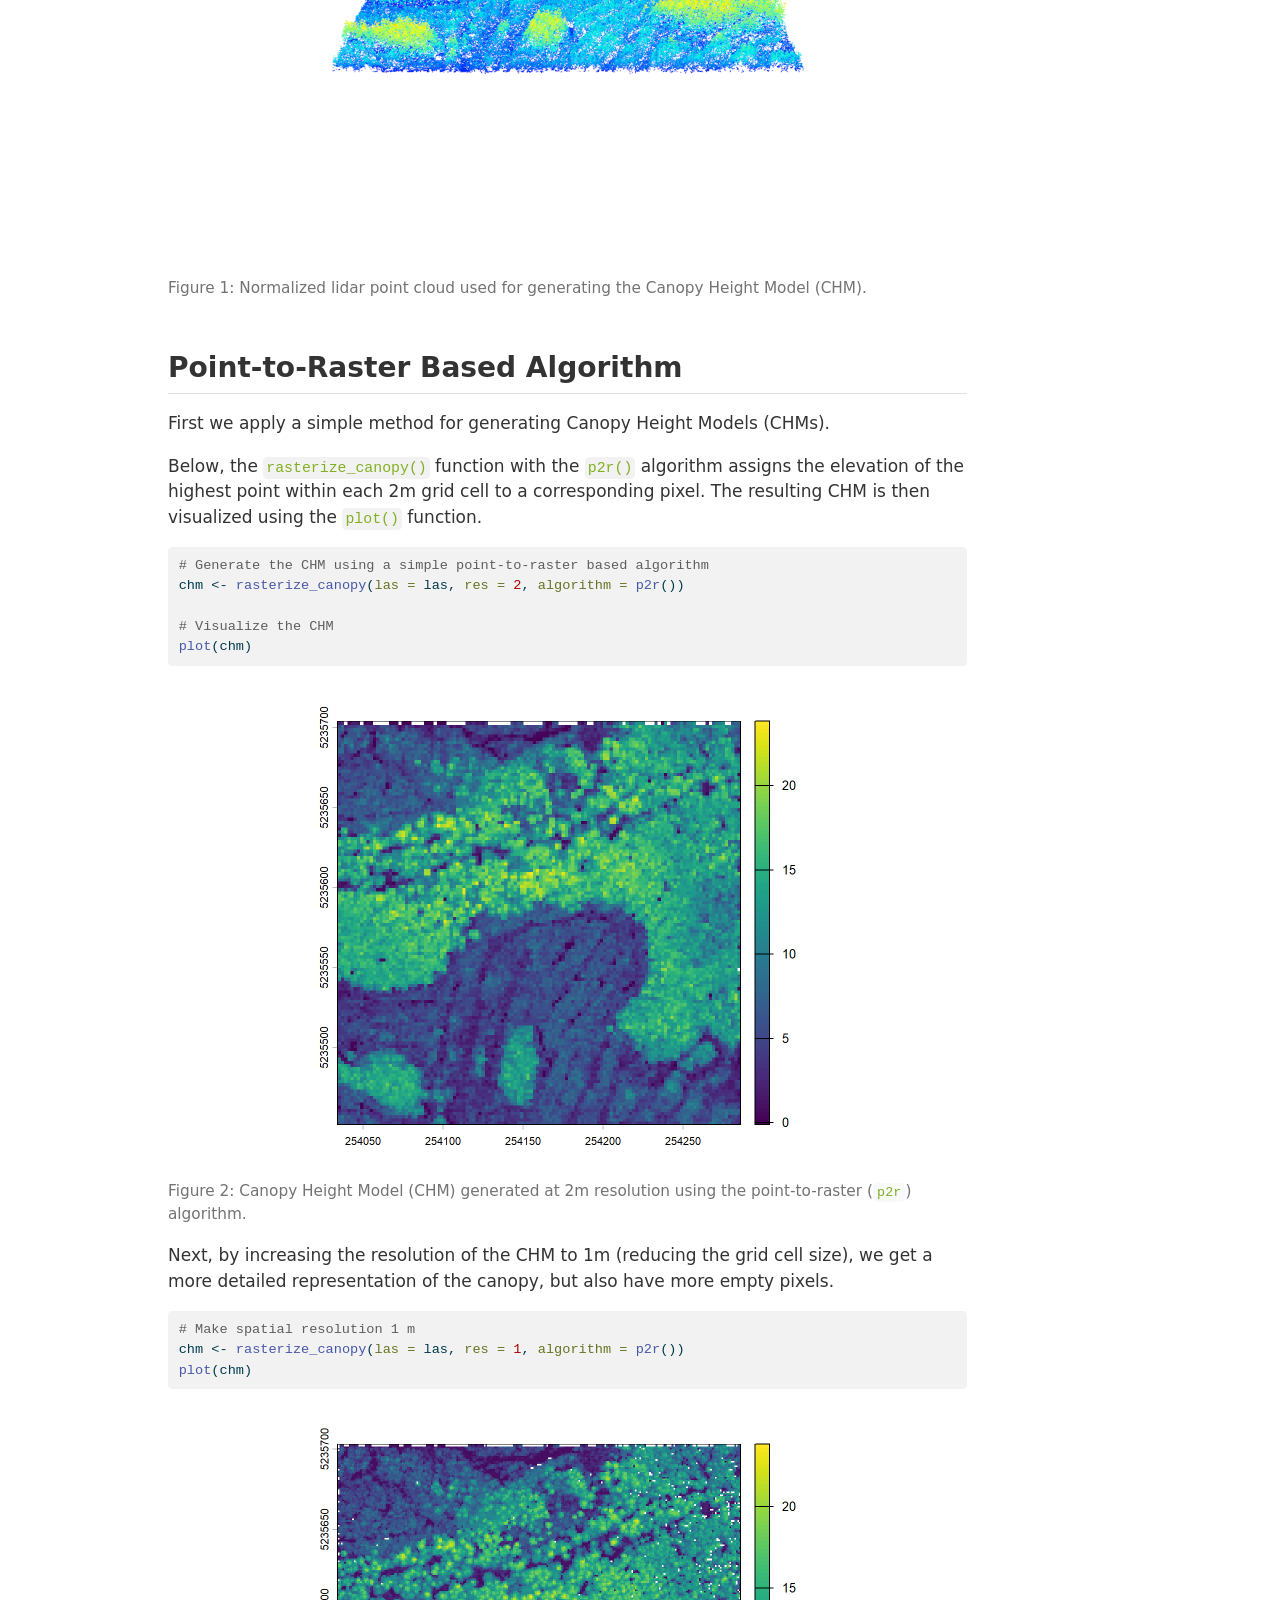
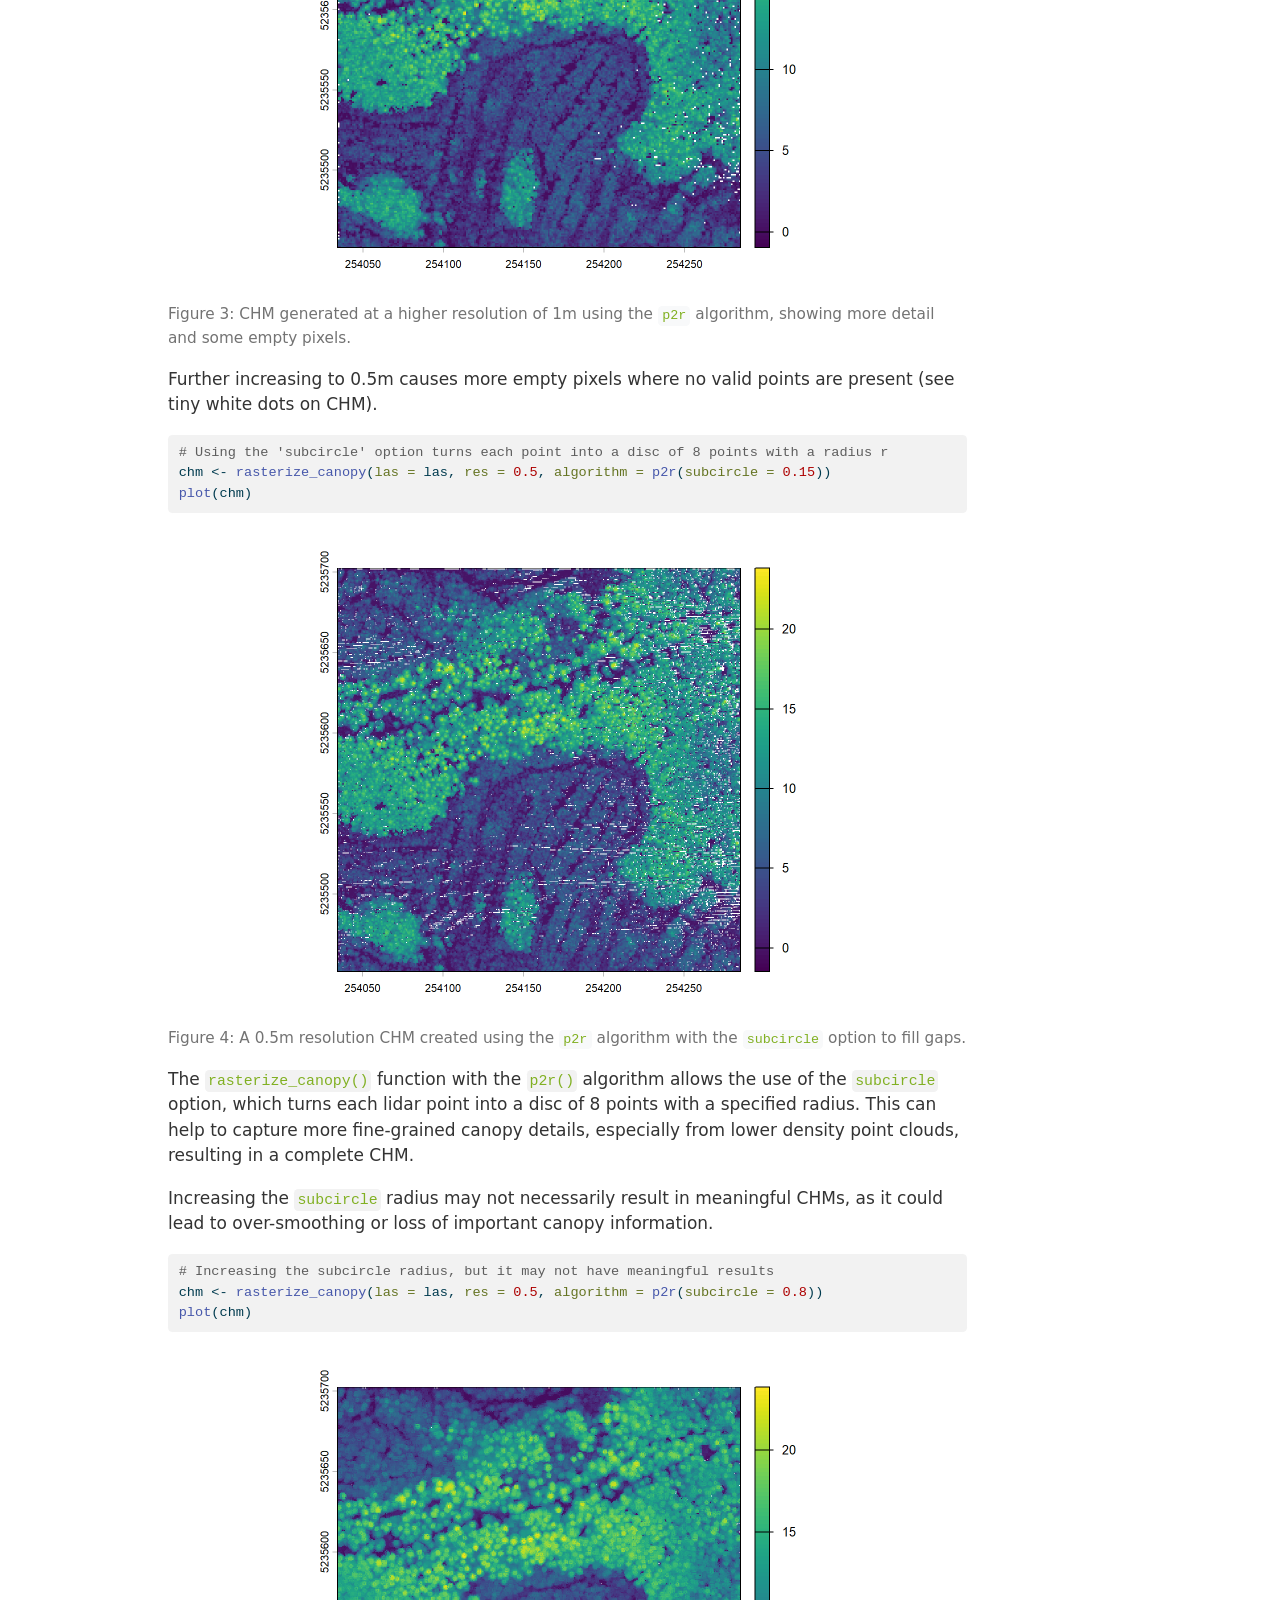
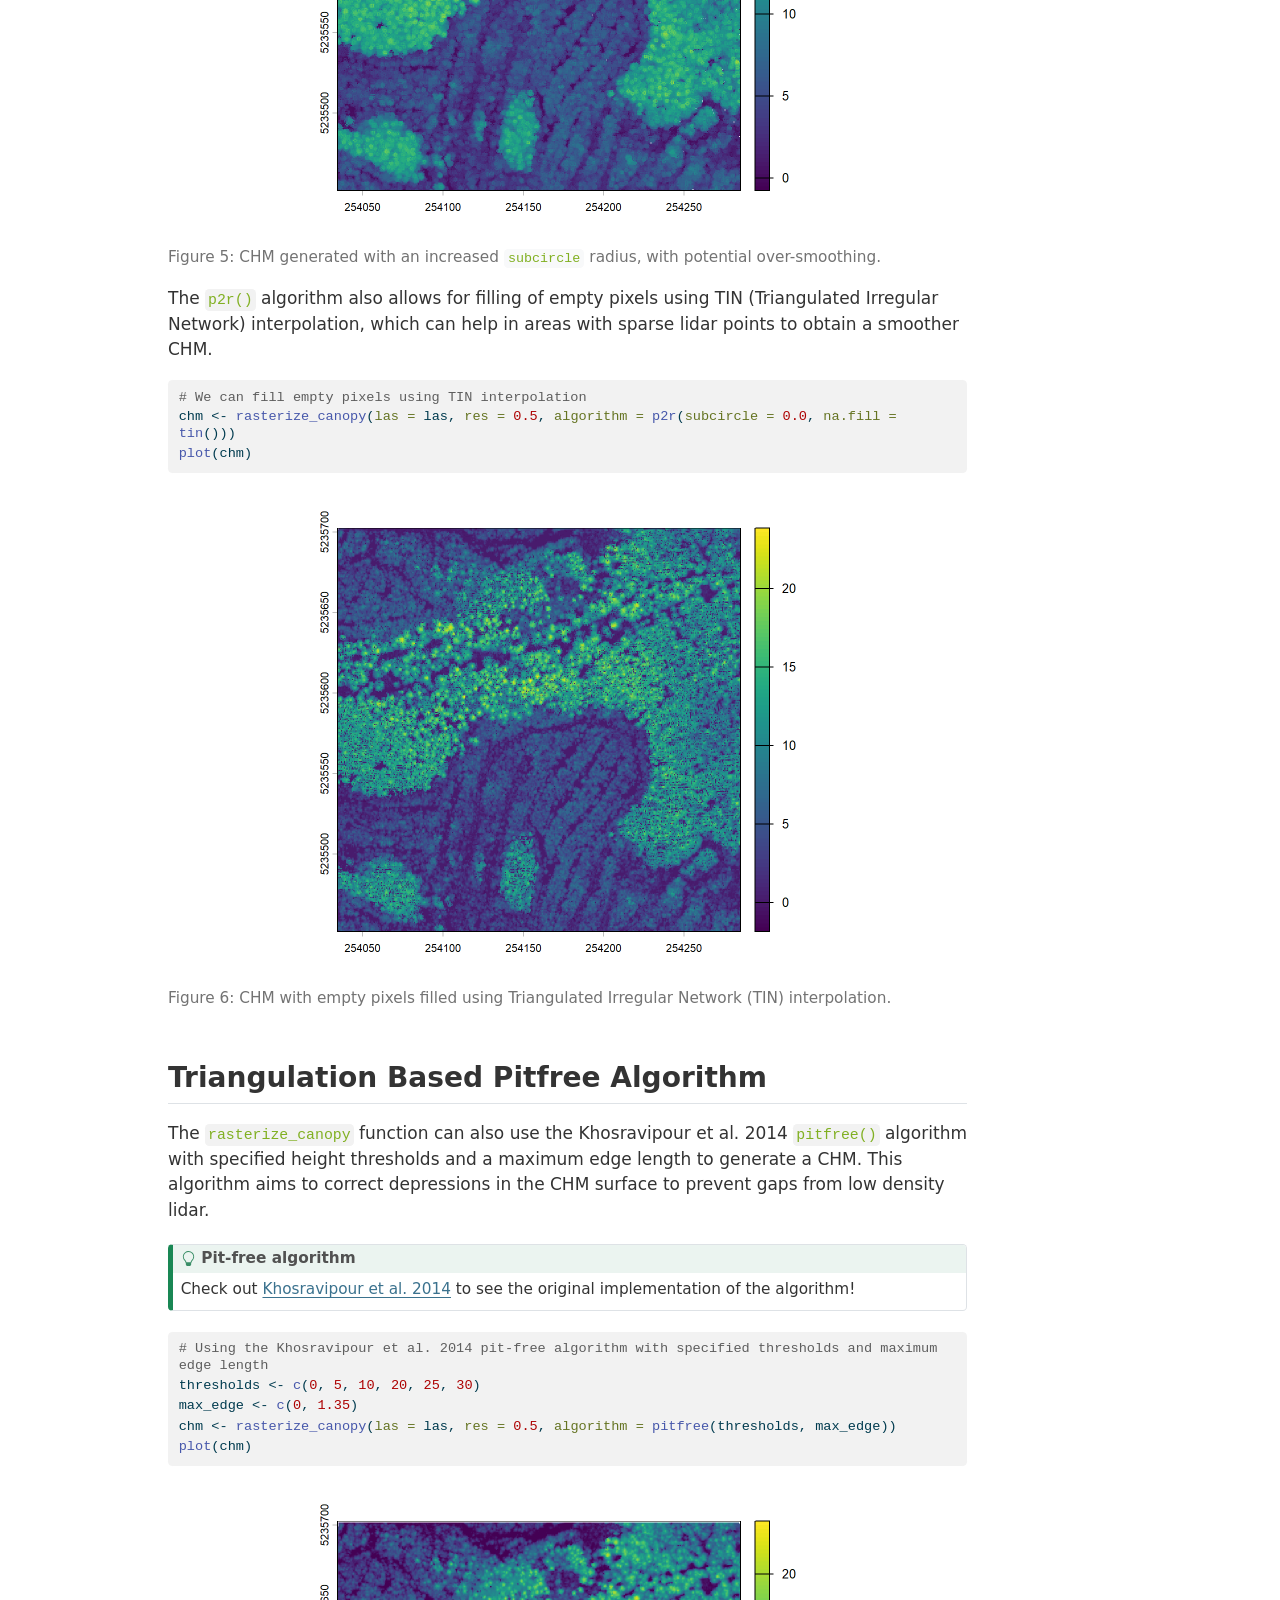
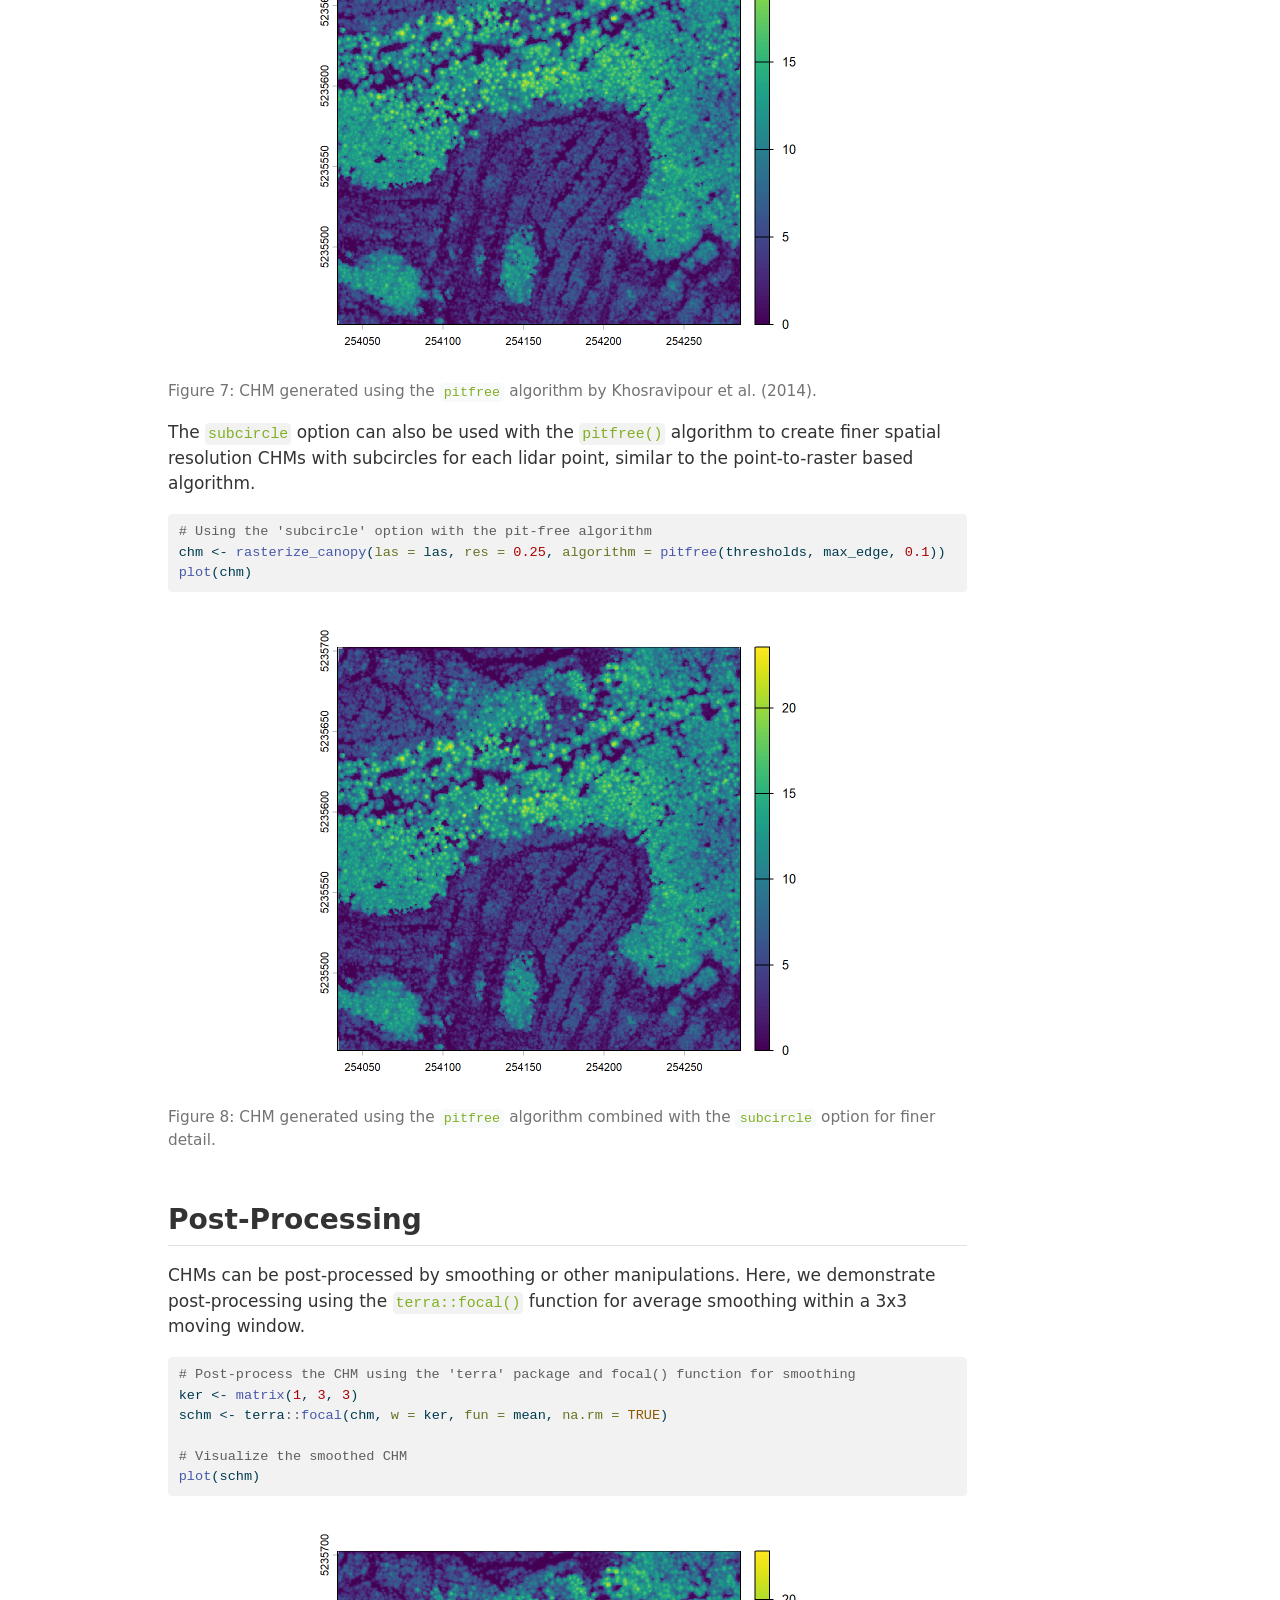
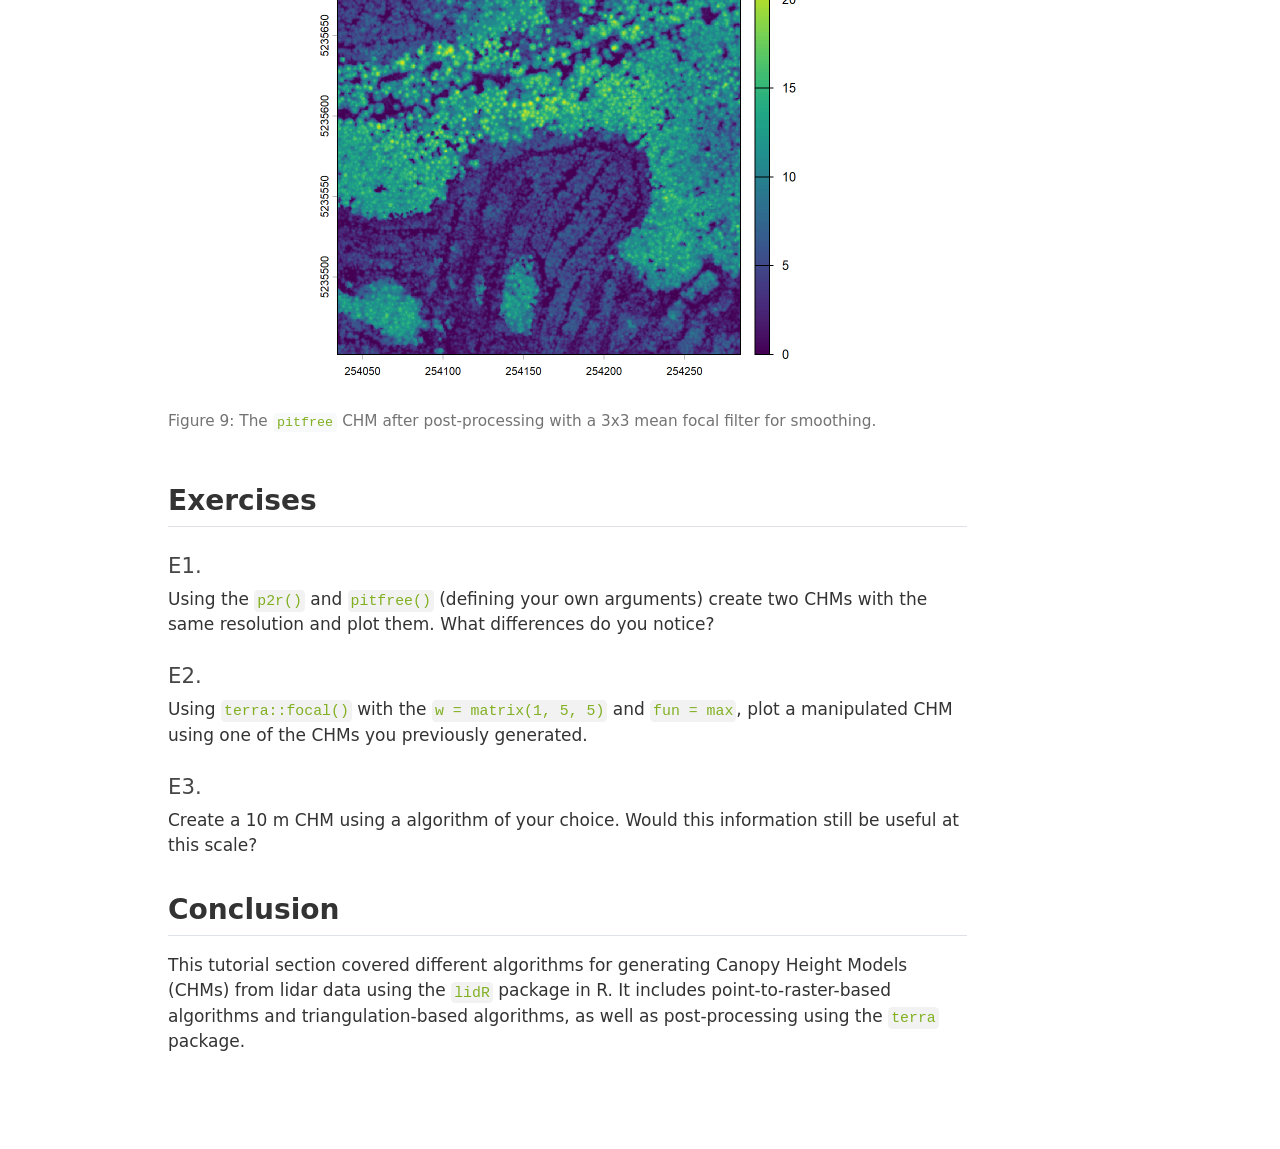
<file: docs/03_chm.html>
<!DOCTYPE html>
<html xmlns="http://www.w3.org/1999/xhtml" lang="en" xml:lang="en"><head>

<meta charset="utf-8">
<meta name="generator" content="quarto-1.8.26">

<meta name="viewport" content="width=device-width, initial-scale=1.0, user-scalable=yes">


<title>Canopy Height Models – lidRtutorial</title>
<style>
code{white-space: pre-wrap;}
span.smallcaps{font-variant: small-caps;}
div.columns{display: flex; gap: min(4vw, 1.5em);}
div.column{flex: auto; overflow-x: auto;}
div.hanging-indent{margin-left: 1.5em; text-indent: -1.5em;}
ul.task-list{list-style: none;}
ul.task-list li input[type="checkbox"] {
  width: 0.8em;
  margin: 0 0.8em 0.2em -1em; /* quarto-specific, see https://github.com/quarto-dev/quarto-cli/issues/4556 */ 
  vertical-align: middle;
}
/* CSS for syntax highlighting */
html { -webkit-text-size-adjust: 100%; }
pre > code.sourceCode { white-space: pre; position: relative; }
pre > code.sourceCode > span { display: inline-block; line-height: 1.25; }
pre > code.sourceCode > span:empty { height: 1.2em; }
.sourceCode { overflow: visible; }
code.sourceCode > span { color: inherit; text-decoration: inherit; }
div.sourceCode { margin: 1em 0; }
pre.sourceCode { margin: 0; }
@media screen {
div.sourceCode { overflow: auto; }
}
@media print {
pre > code.sourceCode { white-space: pre-wrap; }
pre > code.sourceCode > span { text-indent: -5em; padding-left: 5em; }
}
pre.numberSource code
  { counter-reset: source-line 0; }
pre.numberSource code > span
  { position: relative; left: -4em; counter-increment: source-line; }
pre.numberSource code > span > a:first-child::before
  { content: counter(source-line);
    position: relative; left: -1em; text-align: right; vertical-align: baseline;
    border: none; display: inline-block;
    -webkit-touch-callout: none; -webkit-user-select: none;
    -khtml-user-select: none; -moz-user-select: none;
    -ms-user-select: none; user-select: none;
    padding: 0 4px; width: 4em;
  }
pre.numberSource { margin-left: 3em;  padding-left: 4px; }
div.sourceCode
  {   }
@media screen {
pre > code.sourceCode > span > a:first-child::before { text-decoration: underline; }
}
</style>


<script src="site_libs/quarto-nav/quarto-nav.js"></script>
<script src="site_libs/quarto-nav/headroom.min.js"></script>
<script src="site_libs/clipboard/clipboard.min.js"></script>
<script src="site_libs/quarto-search/autocomplete.umd.js"></script>
<script src="site_libs/quarto-search/fuse.min.js"></script>
<script src="site_libs/quarto-search/quarto-search.js"></script>
<meta name="quarto:offset" content="./">
<link href="./img/logo.png" rel="icon" type="image/png">
<script src="site_libs/quarto-html/quarto.js" type="module"></script>
<script src="site_libs/quarto-html/tabsets/tabsets.js" type="module"></script>
<script src="site_libs/quarto-html/axe/axe-check.js" type="module"></script>
<script src="site_libs/quarto-html/popper.min.js"></script>
<script src="site_libs/quarto-html/tippy.umd.min.js"></script>
<script src="site_libs/quarto-html/anchor.min.js"></script>
<link href="site_libs/quarto-html/tippy.css" rel="stylesheet">
<link href="site_libs/quarto-html/quarto-syntax-highlighting-587c61ba64f3a5504c4d52d930310e48.css" rel="stylesheet" id="quarto-text-highlighting-styles">
<script src="site_libs/bootstrap/bootstrap.min.js"></script>
<link href="site_libs/bootstrap/bootstrap-icons.css" rel="stylesheet">
<link href="site_libs/bootstrap/bootstrap-2b2f74de2f4973298fd85563bc9a9e04.min.css" rel="stylesheet" append-hash="true" id="quarto-bootstrap" data-mode="light">
<script src="site_libs/quarto-contrib/glightbox/glightbox.min.js"></script>
<link href="site_libs/quarto-contrib/glightbox/glightbox.min.css" rel="stylesheet">
<link href="site_libs/quarto-contrib/glightbox/lightbox.css" rel="stylesheet">
<script id="quarto-search-options" type="application/json">{
  "location": "navbar",
  "copy-button": false,
  "collapse-after": 3,
  "panel-placement": "end",
  "type": "overlay",
  "limit": 50,
  "keyboard-shortcut": [
    "f",
    "/",
    "s"
  ],
  "language": {
    "search-no-results-text": "No results",
    "search-matching-documents-text": "matching documents",
    "search-copy-link-title": "Copy link to search",
    "search-hide-matches-text": "Hide additional matches",
    "search-more-match-text": "more match in this document",
    "search-more-matches-text": "more matches in this document",
    "search-clear-button-title": "Clear",
    "search-text-placeholder": "",
    "search-detached-cancel-button-title": "Cancel",
    "search-submit-button-title": "Submit",
    "search-label": "Search"
  }
}</script>


<link rel="stylesheet" href="assets/custom.css">
</head>

<body class="nav-fixed quarto-light">

<div id="quarto-search-results"></div>
  <header id="quarto-header" class="headroom fixed-top">
    <nav class="navbar navbar-expand-lg " data-bs-theme="dark">
      <div class="navbar-container container-fluid">
      <div class="navbar-brand-container mx-auto">
    <a href="./index.html" class="navbar-brand navbar-brand-logo">
    <img src="./img/logo.png" alt="" class="navbar-logo light-content">
    <img src="./img/logo.png" alt="" class="navbar-logo dark-content">
    </a>
    <a class="navbar-brand" href="./index.html">
    <span class="navbar-title">lidRtutorial</span>
    </a>
  </div>
            <div id="quarto-search" class="" title="Search"></div>
          <button class="navbar-toggler" type="button" data-bs-toggle="collapse" data-bs-target="#navbarCollapse" aria-controls="navbarCollapse" role="menu" aria-expanded="false" aria-label="Toggle navigation" onclick="if (window.quartoToggleHeadroom) { window.quartoToggleHeadroom(); }">
  <span class="navbar-toggler-icon"></span>
</button>
          <div class="collapse navbar-collapse" id="navbarCollapse">
            <ul class="navbar-nav navbar-nav-scroll me-auto">
  <li class="nav-item">
    <a class="nav-link" href="./01_read.html"> 
<span class="menu-text">1-LAS</span></a>
  </li>  
  <li class="nav-item">
    <a class="nav-link" href="./02_dtm.html"> 
<span class="menu-text">2-DTM</span></a>
  </li>  
  <li class="nav-item">
    <a class="nav-link active" href="./03_chm.html" aria-current="page"> 
<span class="menu-text">3-CHM</span></a>
  </li>  
  <li class="nav-item">
    <a class="nav-link" href="./04_metrics.html"> 
<span class="menu-text">4-METRICS</span></a>
  </li>  
  <li class="nav-item">
    <a class="nav-link" href="./05_catalog.html"> 
<span class="menu-text">5-LASCATALOG</span></a>
  </li>  
  <li class="nav-item">
    <a class="nav-link" href="./06_roi.html"> 
<span class="menu-text">6-ROI</span></a>
  </li>  
  <li class="nav-item">
    <a class="nav-link" href="./07_aba.html"> 
<span class="menu-text">7-ABA</span></a>
  </li>  
  <li class="nav-item">
    <a class="nav-link" href="./08_its.html"> 
<span class="menu-text">8-ITS</span></a>
  </li>  
  <li class="nav-item">
    <a class="nav-link" href="./09_solutions.html"> 
<span class="menu-text">9-SOLUTIONS</span></a>
  </li>  
</ul>
          </div> <!-- /navcollapse -->
            <div class="quarto-navbar-tools">
</div>
      </div> <!-- /container-fluid -->
    </nav>
</header>
<!-- content -->
<div id="quarto-content" class="quarto-container page-columns page-rows-contents page-layout-article page-navbar">
<!-- sidebar -->
<!-- margin-sidebar -->
    <div id="quarto-margin-sidebar" class="sidebar margin-sidebar">
        <nav id="TOC" role="doc-toc" class="toc-active">
    <h2 id="toc-title">On this page</h2>
   
  <ul>
  <li><a href="#relevant-resources" id="toc-relevant-resources" class="nav-link active" data-scroll-target="#relevant-resources">Relevant Resources</a></li>
  <li><a href="#overview" id="toc-overview" class="nav-link" data-scroll-target="#overview">Overview</a></li>
  <li><a href="#environment" id="toc-environment" class="nav-link" data-scroll-target="#environment">Environment</a></li>
  <li><a href="#data-preprocessing" id="toc-data-preprocessing" class="nav-link" data-scroll-target="#data-preprocessing">Data Preprocessing</a></li>
  <li><a href="#point-to-raster-based-algorithm" id="toc-point-to-raster-based-algorithm" class="nav-link" data-scroll-target="#point-to-raster-based-algorithm">Point-to-Raster Based Algorithm</a></li>
  <li><a href="#triangulation-based-pitfree-algorithm" id="toc-triangulation-based-pitfree-algorithm" class="nav-link" data-scroll-target="#triangulation-based-pitfree-algorithm">Triangulation Based Pitfree Algorithm</a></li>
  <li><a href="#post-processing" id="toc-post-processing" class="nav-link" data-scroll-target="#post-processing">Post-Processing</a></li>
  <li><a href="#exercises" id="toc-exercises" class="nav-link" data-scroll-target="#exercises">Exercises</a>
  <ul>
  <li><a href="#e1." id="toc-e1." class="nav-link" data-scroll-target="#e1.">E1.</a></li>
  <li><a href="#e2." id="toc-e2." class="nav-link" data-scroll-target="#e2.">E2.</a></li>
  <li><a href="#e3." id="toc-e3." class="nav-link" data-scroll-target="#e3.">E3.</a></li>
  </ul></li>
  <li><a href="#conclusion" id="toc-conclusion" class="nav-link" data-scroll-target="#conclusion">Conclusion</a></li>
  </ul>
</nav>
    </div>
<!-- main -->
<main class="content" id="quarto-document-content">

<header id="title-block-header" class="quarto-title-block default">
<div class="quarto-title">
<h1 class="title">Canopy Height Models</h1>
</div>



<div class="quarto-title-meta">

    
  
    
  </div>
  


</header>


<section id="relevant-resources" class="level2">
<h2 class="anchored" data-anchor-id="relevant-resources">Relevant Resources</h2>
<ul>
<li><a href="https://github.com/liamirwin/SL25_lidRtutorial/blob/main/R/03_chm.R">Code</a></li>
<li><a href="https://r-lidar.github.io/lidRbook/dsm.html">lidRbook section</a></li>
</ul>
</section>
<section id="overview" class="level2">
<h2 class="anchored" data-anchor-id="overview">Overview</h2>
<p>This code demonstrates the creation of a Canopy Height Model (CHM). Similar to the DTM, a CHM is a rasterized summary of the upper-most surface of the height normalized lidar point cloud. Often this is simply generated as maximum height for each cell. CHMs often serve as fundamental layers for vegetation and biodiversity related applications.</p>
<p>We present different algorithms for generating CHMs and provide options for adjusting resolution and filling empty pixels.</p>
</section>
<section id="environment" class="level2">
<h2 class="anchored" data-anchor-id="environment">Environment</h2>
<div class="cell" data-layout-align="center" data-warnings="false">
<div class="code-copy-outer-scaffold"><div class="sourceCode cell-code" id="cb1"><pre class="sourceCode r code-with-copy"><code class="sourceCode r"><span id="cb1-1"><a href="#cb1-1" aria-hidden="true" tabindex="-1"></a><span class="co"># Clear environment</span></span>
<span id="cb1-2"><a href="#cb1-2" aria-hidden="true" tabindex="-1"></a><span class="fu">rm</span>(<span class="at">list =</span> <span class="fu">ls</span>(<span class="fu">globalenv</span>()))</span>
<span id="cb1-3"><a href="#cb1-3" aria-hidden="true" tabindex="-1"></a></span>
<span id="cb1-4"><a href="#cb1-4" aria-hidden="true" tabindex="-1"></a><span class="co"># Load packages</span></span>
<span id="cb1-5"><a href="#cb1-5" aria-hidden="true" tabindex="-1"></a><span class="fu">library</span>(lidR)</span>
<span id="cb1-6"><a href="#cb1-6" aria-hidden="true" tabindex="-1"></a><span class="fu">library</span>(terra)</span></code></pre></div><button title="Copy to Clipboard" class="code-copy-button"><i class="bi"></i></button></div>
</div>
</section>
<section id="data-preprocessing" class="level2">
<h2 class="anchored" data-anchor-id="data-preprocessing">Data Preprocessing</h2>
<p>Once again we load the lidar in to memory with <code>readLAS</code>. This time however, we sample points randomly to <code>decimate</code> the point cloud and simulate lower density lidar data using <code>decimate_points()</code>.</p>
<p>The sampling/return density of your point cloud dictates the lowest acceptable spatial resolution. For a CHM, it is particularly dependent on the returns originating from the canopy surface.</p>
<div class="cell" data-layout-align="center">
<div class="code-copy-outer-scaffold"><div class="sourceCode cell-code" id="cb2"><pre class="sourceCode r code-with-copy"><code class="sourceCode r"><span id="cb2-1"><a href="#cb2-1" aria-hidden="true" tabindex="-1"></a><span class="co"># Load lidar data and reduce point density</span></span>
<span id="cb2-2"><a href="#cb2-2" aria-hidden="true" tabindex="-1"></a>las <span class="ot">&lt;-</span> <span class="fu">readLAS</span>(<span class="at">files =</span> <span class="st">"data/fm_norm.laz"</span>)</span></code></pre></div><button title="Copy to Clipboard" class="code-copy-button"><i class="bi"></i></button></div>
<div class="code-copy-outer-scaffold"><div class="sourceCode cell-code" id="cb3"><pre class="sourceCode r code-with-copy"><code class="sourceCode r"><span id="cb3-1"><a href="#cb3-1" aria-hidden="true" tabindex="-1"></a></span>
<span id="cb3-2"><a href="#cb3-2" aria-hidden="true" tabindex="-1"></a><span class="co"># Density of the data is reduced from 20 points/m² to 10 points/m² for example purposes</span></span>
<span id="cb3-3"><a href="#cb3-3" aria-hidden="true" tabindex="-1"></a>las <span class="ot">&lt;-</span> <span class="fu">decimate_points</span>(las, <span class="fu">random</span>(<span class="at">density =</span> <span class="dv">10</span>))</span></code></pre></div><button title="Copy to Clipboard" class="code-copy-button"><i class="bi"></i></button></div>
</div>
<div class="code-copy-outer-scaffold"><div class="sourceCode" id="cb4"><pre class="sourceCode r code-with-copy"><code class="sourceCode r"><span id="cb4-1"><a href="#cb4-1" aria-hidden="true" tabindex="-1"></a><span class="co"># Visualize the lidar point cloud</span></span>
<span id="cb4-2"><a href="#cb4-2" aria-hidden="true" tabindex="-1"></a><span class="fu">plot</span>(las)</span></code></pre></div><button title="Copy to Clipboard" class="code-copy-button"><i class="bi"></i></button></div>
<div class="cell" data-layout-align="center" data-rgl="true">
<div class="cell-output-display">
<div id="fig-chm-initial-las" class="quarto-float quarto-figure quarto-figure-center anchored" data-fig-align="center">
<figure class="quarto-float quarto-float-fig figure">
<div aria-describedby="fig-chm-initial-las-caption-0ceaefa1-69ba-4598-a22c-09a6ac19f8ca">
<a href="03_chm_files/figure-html/fig-chm-initial-las-1.png" class="lightbox" data-gallery="quarto-lightbox-gallery-1" title="Figure&nbsp;1: Normalized lidar point cloud used for generating the Canopy Height Model (CHM)."><img src="03_chm_files/figure-html/fig-chm-initial-las-1.png" class="img-fluid quarto-figure quarto-figure-center figure-img" width="768"></a>
</div>
<figcaption class="quarto-float-caption-bottom quarto-float-caption quarto-float-fig" id="fig-chm-initial-las-caption-0ceaefa1-69ba-4598-a22c-09a6ac19f8ca">
Figure&nbsp;1: Normalized lidar point cloud used for generating the Canopy Height Model (CHM).
</figcaption>
</figure>
</div>
</div>
</div>
</section>
<section id="point-to-raster-based-algorithm" class="level2">
<h2 class="anchored" data-anchor-id="point-to-raster-based-algorithm">Point-to-Raster Based Algorithm</h2>
<p>First we apply a simple method for generating Canopy Height Models (CHMs).</p>
<p>Below, the <code>rasterize_canopy()</code> function with the <code>p2r()</code> algorithm assigns the elevation of the highest point within each 2m grid cell to a corresponding pixel. The resulting CHM is then visualized using the <code>plot()</code> function.</p>
<div class="cell" data-layout-align="center">
<div class="code-copy-outer-scaffold"><div class="sourceCode cell-code" id="cb5"><pre class="sourceCode r code-with-copy"><code class="sourceCode r"><span id="cb5-1"><a href="#cb5-1" aria-hidden="true" tabindex="-1"></a><span class="co"># Generate the CHM using a simple point-to-raster based algorithm</span></span>
<span id="cb5-2"><a href="#cb5-2" aria-hidden="true" tabindex="-1"></a>chm <span class="ot">&lt;-</span> <span class="fu">rasterize_canopy</span>(<span class="at">las =</span> las, <span class="at">res =</span> <span class="dv">2</span>, <span class="at">algorithm =</span> <span class="fu">p2r</span>())</span>
<span id="cb5-3"><a href="#cb5-3" aria-hidden="true" tabindex="-1"></a></span>
<span id="cb5-4"><a href="#cb5-4" aria-hidden="true" tabindex="-1"></a><span class="co"># Visualize the CHM</span></span>
<span id="cb5-5"><a href="#cb5-5" aria-hidden="true" tabindex="-1"></a><span class="fu">plot</span>(chm)</span></code></pre></div><button title="Copy to Clipboard" class="code-copy-button"><i class="bi"></i></button></div>
<div class="cell-output-display">
<div id="fig-chm-p2r-2m" class="quarto-float quarto-figure quarto-figure-center anchored" data-fig-align="center">
<figure class="quarto-float quarto-float-fig figure">
<div aria-describedby="fig-chm-p2r-2m-caption-0ceaefa1-69ba-4598-a22c-09a6ac19f8ca">
<a href="03_chm_files/figure-html/fig-chm-p2r-2m-1.png" class="lightbox" data-gallery="quarto-lightbox-gallery-2" title="Figure&nbsp;2: Canopy Height Model (CHM) generated at 2m resolution using the point-to-raster (p2r) algorithm."><img src="03_chm_files/figure-html/fig-chm-p2r-2m-1.png" class="img-fluid quarto-figure quarto-figure-center figure-img" width="672"></a>
</div>
<figcaption class="quarto-float-caption-bottom quarto-float-caption quarto-float-fig" id="fig-chm-p2r-2m-caption-0ceaefa1-69ba-4598-a22c-09a6ac19f8ca">
Figure&nbsp;2: Canopy Height Model (CHM) generated at 2m resolution using the point-to-raster (<code>p2r</code>) algorithm.
</figcaption>
</figure>
</div>
</div>
</div>
<p>Next, by increasing the resolution of the CHM to 1m (reducing the grid cell size), we get a more detailed representation of the canopy, but also have more empty pixels.</p>
<div class="cell" data-layout-align="center">
<div class="code-copy-outer-scaffold"><div class="sourceCode cell-code" id="cb6"><pre class="sourceCode r code-with-copy"><code class="sourceCode r"><span id="cb6-1"><a href="#cb6-1" aria-hidden="true" tabindex="-1"></a><span class="co"># Make spatial resolution 1 m</span></span>
<span id="cb6-2"><a href="#cb6-2" aria-hidden="true" tabindex="-1"></a>chm <span class="ot">&lt;-</span> <span class="fu">rasterize_canopy</span>(<span class="at">las =</span> las, <span class="at">res =</span> <span class="dv">1</span>, <span class="at">algorithm =</span> <span class="fu">p2r</span>())</span>
<span id="cb6-3"><a href="#cb6-3" aria-hidden="true" tabindex="-1"></a><span class="fu">plot</span>(chm)</span></code></pre></div><button title="Copy to Clipboard" class="code-copy-button"><i class="bi"></i></button></div>
<div class="cell-output-display">
<div id="fig-chm-p2r-1m" class="quarto-float quarto-figure quarto-figure-center anchored" data-fig-align="center">
<figure class="quarto-float quarto-float-fig figure">
<div aria-describedby="fig-chm-p2r-1m-caption-0ceaefa1-69ba-4598-a22c-09a6ac19f8ca">
<a href="03_chm_files/figure-html/fig-chm-p2r-1m-1.png" class="lightbox" data-gallery="quarto-lightbox-gallery-3" title="Figure&nbsp;3: CHM generated at a higher resolution of 1m using the p2r algorithm, showing more detail and some empty pixels."><img src="03_chm_files/figure-html/fig-chm-p2r-1m-1.png" class="img-fluid quarto-figure quarto-figure-center figure-img" width="672"></a>
</div>
<figcaption class="quarto-float-caption-bottom quarto-float-caption quarto-float-fig" id="fig-chm-p2r-1m-caption-0ceaefa1-69ba-4598-a22c-09a6ac19f8ca">
Figure&nbsp;3: CHM generated at a higher resolution of 1m using the <code>p2r</code> algorithm, showing more detail and some empty pixels.
</figcaption>
</figure>
</div>
</div>
</div>
<p>Further increasing to 0.5m causes more empty pixels where no valid points are present (see tiny white dots on CHM).</p>
<div class="cell" data-layout-align="center">
<div class="code-copy-outer-scaffold"><div class="sourceCode cell-code" id="cb7"><pre class="sourceCode r code-with-copy"><code class="sourceCode r"><span id="cb7-1"><a href="#cb7-1" aria-hidden="true" tabindex="-1"></a><span class="co"># Using the 'subcircle' option turns each point into a disc of 8 points with a radius r</span></span>
<span id="cb7-2"><a href="#cb7-2" aria-hidden="true" tabindex="-1"></a>chm <span class="ot">&lt;-</span> <span class="fu">rasterize_canopy</span>(<span class="at">las =</span> las, <span class="at">res =</span> <span class="fl">0.5</span>, <span class="at">algorithm =</span> <span class="fu">p2r</span>(<span class="at">subcircle =</span> <span class="fl">0.15</span>))</span>
<span id="cb7-3"><a href="#cb7-3" aria-hidden="true" tabindex="-1"></a><span class="fu">plot</span>(chm)</span></code></pre></div><button title="Copy to Clipboard" class="code-copy-button"><i class="bi"></i></button></div>
<div class="cell-output-display">
<div id="fig-chm-p2r-subcircle" class="quarto-float quarto-figure quarto-figure-center anchored" data-fig-align="center">
<figure class="quarto-float quarto-float-fig figure">
<div aria-describedby="fig-chm-p2r-subcircle-caption-0ceaefa1-69ba-4598-a22c-09a6ac19f8ca">
<a href="03_chm_files/figure-html/fig-chm-p2r-subcircle-1.png" class="lightbox" data-gallery="quarto-lightbox-gallery-4" title="Figure&nbsp;4: A 0.5m resolution CHM created using the p2r algorithm with the subcircle option to fill gaps."><img src="03_chm_files/figure-html/fig-chm-p2r-subcircle-1.png" class="img-fluid quarto-figure quarto-figure-center figure-img" width="672"></a>
</div>
<figcaption class="quarto-float-caption-bottom quarto-float-caption quarto-float-fig" id="fig-chm-p2r-subcircle-caption-0ceaefa1-69ba-4598-a22c-09a6ac19f8ca">
Figure&nbsp;4: A 0.5m resolution CHM created using the <code>p2r</code> algorithm with the <code>subcircle</code> option to fill gaps.
</figcaption>
</figure>
</div>
</div>
</div>
<p>The <code>rasterize_canopy()</code> function with the <code>p2r()</code> algorithm allows the use of the <code>subcircle</code> option, which turns each lidar point into a disc of 8 points with a specified radius. This can help to capture more fine-grained canopy details, especially from lower density point clouds, resulting in a complete CHM.</p>
<p>Increasing the <code>subcircle</code> radius may not necessarily result in meaningful CHMs, as it could lead to over-smoothing or loss of important canopy information.</p>
<div class="cell" data-layout-align="center">
<div class="code-copy-outer-scaffold"><div class="sourceCode cell-code" id="cb8"><pre class="sourceCode r code-with-copy"><code class="sourceCode r"><span id="cb8-1"><a href="#cb8-1" aria-hidden="true" tabindex="-1"></a><span class="co"># Increasing the subcircle radius, but it may not have meaningful results</span></span>
<span id="cb8-2"><a href="#cb8-2" aria-hidden="true" tabindex="-1"></a>chm <span class="ot">&lt;-</span> <span class="fu">rasterize_canopy</span>(<span class="at">las =</span> las, <span class="at">res =</span> <span class="fl">0.5</span>, <span class="at">algorithm =</span> <span class="fu">p2r</span>(<span class="at">subcircle =</span> <span class="fl">0.8</span>))</span>
<span id="cb8-3"><a href="#cb8-3" aria-hidden="true" tabindex="-1"></a><span class="fu">plot</span>(chm)</span></code></pre></div><button title="Copy to Clipboard" class="code-copy-button"><i class="bi"></i></button></div>
<div class="cell-output-display">
<div id="fig-chm-p2r-large-subcircle" class="quarto-float quarto-figure quarto-figure-center anchored" data-fig-align="center">
<figure class="quarto-float quarto-float-fig figure">
<div aria-describedby="fig-chm-p2r-large-subcircle-caption-0ceaefa1-69ba-4598-a22c-09a6ac19f8ca">
<a href="03_chm_files/figure-html/fig-chm-p2r-large-subcircle-1.png" class="lightbox" data-gallery="quarto-lightbox-gallery-5" title="Figure&nbsp;5: CHM generated with an increased subcircle radius, with potential over-smoothing."><img src="03_chm_files/figure-html/fig-chm-p2r-large-subcircle-1.png" class="img-fluid quarto-figure quarto-figure-center figure-img" width="672"></a>
</div>
<figcaption class="quarto-float-caption-bottom quarto-float-caption quarto-float-fig" id="fig-chm-p2r-large-subcircle-caption-0ceaefa1-69ba-4598-a22c-09a6ac19f8ca">
Figure&nbsp;5: CHM generated with an increased <code>subcircle</code> radius, with potential over-smoothing.
</figcaption>
</figure>
</div>
</div>
</div>
<p>The <code>p2r()</code> algorithm also allows for filling of empty pixels using TIN (Triangulated Irregular Network) interpolation, which can help in areas with sparse lidar points to obtain a smoother CHM.</p>
<div class="cell" data-layout-align="center">
<div class="code-copy-outer-scaffold"><div class="sourceCode cell-code" id="cb9"><pre class="sourceCode r code-with-copy"><code class="sourceCode r"><span id="cb9-1"><a href="#cb9-1" aria-hidden="true" tabindex="-1"></a><span class="co"># We can fill empty pixels using TIN interpolation</span></span>
<span id="cb9-2"><a href="#cb9-2" aria-hidden="true" tabindex="-1"></a>chm <span class="ot">&lt;-</span> <span class="fu">rasterize_canopy</span>(<span class="at">las =</span> las, <span class="at">res =</span> <span class="fl">0.5</span>, <span class="at">algorithm =</span> <span class="fu">p2r</span>(<span class="at">subcircle =</span> <span class="fl">0.0</span>, <span class="at">na.fill =</span> <span class="fu">tin</span>()))</span>
<span id="cb9-3"><a href="#cb9-3" aria-hidden="true" tabindex="-1"></a><span class="fu">plot</span>(chm)</span></code></pre></div><button title="Copy to Clipboard" class="code-copy-button"><i class="bi"></i></button></div>
<div class="cell-output-display">
<div id="fig-chm-p2r-na-fill" class="quarto-float quarto-figure quarto-figure-center anchored" data-fig-align="center">
<figure class="quarto-float quarto-float-fig figure">
<div aria-describedby="fig-chm-p2r-na-fill-caption-0ceaefa1-69ba-4598-a22c-09a6ac19f8ca">
<a href="03_chm_files/figure-html/fig-chm-p2r-na-fill-1.png" class="lightbox" data-gallery="quarto-lightbox-gallery-6" title="Figure&nbsp;6: CHM with empty pixels filled using Triangulated Irregular Network (TIN) interpolation."><img src="03_chm_files/figure-html/fig-chm-p2r-na-fill-1.png" class="img-fluid quarto-figure quarto-figure-center figure-img" width="672"></a>
</div>
<figcaption class="quarto-float-caption-bottom quarto-float-caption quarto-float-fig" id="fig-chm-p2r-na-fill-caption-0ceaefa1-69ba-4598-a22c-09a6ac19f8ca">
Figure&nbsp;6: CHM with empty pixels filled using Triangulated Irregular Network (TIN) interpolation.
</figcaption>
</figure>
</div>
</div>
</div>
</section>
<section id="triangulation-based-pitfree-algorithm" class="level2">
<h2 class="anchored" data-anchor-id="triangulation-based-pitfree-algorithm">Triangulation Based Pitfree Algorithm</h2>
<p>The <code>rasterize_canopy</code> function can also use the Khosravipour et al.&nbsp;2014 <code>pitfree()</code> algorithm with specified height thresholds and a maximum edge length to generate a CHM. This algorithm aims to correct depressions in the CHM surface to prevent gaps from low density lidar.</p>
<div class="callout callout-style-default callout-tip callout-titled">
<div class="callout-header d-flex align-content-center">
<div class="callout-icon-container">
<i class="callout-icon"></i>
</div>
<div class="callout-title-container flex-fill">
<span class="screen-reader-only">Tip</span>Pit-free algorithm
</div>
</div>
<div class="callout-body-container callout-body">
<p>Check out <a href="https://www.ingentaconnect.com/content/asprs/pers/2014/00000080/00000009/art00003?crawler=true">Khosravipour et al.&nbsp;2014</a> to see the original implementation of the algorithm!</p>
</div>
</div>
<div class="cell" data-layout-align="center">
<div class="code-copy-outer-scaffold"><div class="sourceCode cell-code" id="cb10"><pre class="sourceCode r code-with-copy"><code class="sourceCode r"><span id="cb10-1"><a href="#cb10-1" aria-hidden="true" tabindex="-1"></a><span class="co"># Using the Khosravipour et al. 2014 pit-free algorithm with specified thresholds and maximum edge length</span></span>
<span id="cb10-2"><a href="#cb10-2" aria-hidden="true" tabindex="-1"></a>thresholds <span class="ot">&lt;-</span> <span class="fu">c</span>(<span class="dv">0</span>, <span class="dv">5</span>, <span class="dv">10</span>, <span class="dv">20</span>, <span class="dv">25</span>, <span class="dv">30</span>)</span>
<span id="cb10-3"><a href="#cb10-3" aria-hidden="true" tabindex="-1"></a>max_edge <span class="ot">&lt;-</span> <span class="fu">c</span>(<span class="dv">0</span>, <span class="fl">1.35</span>)</span>
<span id="cb10-4"><a href="#cb10-4" aria-hidden="true" tabindex="-1"></a>chm <span class="ot">&lt;-</span> <span class="fu">rasterize_canopy</span>(<span class="at">las =</span> las, <span class="at">res =</span> <span class="fl">0.5</span>, <span class="at">algorithm =</span> <span class="fu">pitfree</span>(thresholds, max_edge))</span>
<span id="cb10-5"><a href="#cb10-5" aria-hidden="true" tabindex="-1"></a><span class="fu">plot</span>(chm)</span></code></pre></div><button title="Copy to Clipboard" class="code-copy-button"><i class="bi"></i></button></div>
<div class="cell-output-display">
<div id="fig-chm-pitfree" class="quarto-float quarto-figure quarto-figure-center anchored" data-fig-align="center">
<figure class="quarto-float quarto-float-fig figure">
<div aria-describedby="fig-chm-pitfree-caption-0ceaefa1-69ba-4598-a22c-09a6ac19f8ca">
<a href="03_chm_files/figure-html/fig-chm-pitfree-1.png" class="lightbox" data-gallery="quarto-lightbox-gallery-7" title="Figure&nbsp;7: CHM generated using the pitfree algorithm by Khosravipour et al.&nbsp;(2014)."><img src="03_chm_files/figure-html/fig-chm-pitfree-1.png" class="img-fluid quarto-figure quarto-figure-center figure-img" width="672"></a>
</div>
<figcaption class="quarto-float-caption-bottom quarto-float-caption quarto-float-fig" id="fig-chm-pitfree-caption-0ceaefa1-69ba-4598-a22c-09a6ac19f8ca">
Figure&nbsp;7: CHM generated using the <code>pitfree</code> algorithm by Khosravipour et al.&nbsp;(2014).
</figcaption>
</figure>
</div>
</div>
</div>
<p>The <code>subcircle</code> option can also be used with the <code>pitfree()</code> algorithm to create finer spatial resolution CHMs with subcircles for each lidar point, similar to the point-to-raster based algorithm.</p>
<div class="cell" data-layout-align="center">
<div class="code-copy-outer-scaffold"><div class="sourceCode cell-code" id="cb11"><pre class="sourceCode r code-with-copy"><code class="sourceCode r"><span id="cb11-1"><a href="#cb11-1" aria-hidden="true" tabindex="-1"></a><span class="co"># Using the 'subcircle' option with the pit-free algorithm</span></span>
<span id="cb11-2"><a href="#cb11-2" aria-hidden="true" tabindex="-1"></a>chm <span class="ot">&lt;-</span> <span class="fu">rasterize_canopy</span>(<span class="at">las =</span> las, <span class="at">res =</span> <span class="fl">0.25</span>, <span class="at">algorithm =</span> <span class="fu">pitfree</span>(thresholds, max_edge, <span class="fl">0.1</span>))</span>
<span id="cb11-3"><a href="#cb11-3" aria-hidden="true" tabindex="-1"></a><span class="fu">plot</span>(chm)</span></code></pre></div><button title="Copy to Clipboard" class="code-copy-button"><i class="bi"></i></button></div>
<div class="cell-output-display">
<div id="fig-chm-pitfree-subcircle" class="quarto-float quarto-figure quarto-figure-center anchored" data-fig-align="center">
<figure class="quarto-float quarto-float-fig figure">
<div aria-describedby="fig-chm-pitfree-subcircle-caption-0ceaefa1-69ba-4598-a22c-09a6ac19f8ca">
<a href="03_chm_files/figure-html/fig-chm-pitfree-subcircle-1.png" class="lightbox" data-gallery="quarto-lightbox-gallery-8" title="Figure&nbsp;8: CHM generated using the pitfree algorithm combined with the subcircle option for finer detail."><img src="03_chm_files/figure-html/fig-chm-pitfree-subcircle-1.png" class="img-fluid quarto-figure quarto-figure-center figure-img" width="672"></a>
</div>
<figcaption class="quarto-float-caption-bottom quarto-float-caption quarto-float-fig" id="fig-chm-pitfree-subcircle-caption-0ceaefa1-69ba-4598-a22c-09a6ac19f8ca">
Figure&nbsp;8: CHM generated using the <code>pitfree</code> algorithm combined with the <code>subcircle</code> option for finer detail.
</figcaption>
</figure>
</div>
</div>
</div>
</section>
<section id="post-processing" class="level2">
<h2 class="anchored" data-anchor-id="post-processing">Post-Processing</h2>
<p>CHMs can be post-processed by smoothing or other manipulations. Here, we demonstrate post-processing using the <code>terra::focal()</code> function for average smoothing within a 3x3 moving window.</p>
<div class="cell" data-layout-align="center">
<div class="code-copy-outer-scaffold"><div class="sourceCode cell-code" id="cb12"><pre class="sourceCode r code-with-copy"><code class="sourceCode r"><span id="cb12-1"><a href="#cb12-1" aria-hidden="true" tabindex="-1"></a><span class="co"># Post-process the CHM using the 'terra' package and focal() function for smoothing</span></span>
<span id="cb12-2"><a href="#cb12-2" aria-hidden="true" tabindex="-1"></a>ker <span class="ot">&lt;-</span> <span class="fu">matrix</span>(<span class="dv">1</span>, <span class="dv">3</span>, <span class="dv">3</span>)</span>
<span id="cb12-3"><a href="#cb12-3" aria-hidden="true" tabindex="-1"></a>schm <span class="ot">&lt;-</span> terra<span class="sc">::</span><span class="fu">focal</span>(chm, <span class="at">w =</span> ker, <span class="at">fun =</span> mean, <span class="at">na.rm =</span> <span class="cn">TRUE</span>)</span>
<span id="cb12-4"><a href="#cb12-4" aria-hidden="true" tabindex="-1"></a></span>
<span id="cb12-5"><a href="#cb12-5" aria-hidden="true" tabindex="-1"></a><span class="co"># Visualize the smoothed CHM</span></span>
<span id="cb12-6"><a href="#cb12-6" aria-hidden="true" tabindex="-1"></a><span class="fu">plot</span>(schm)</span></code></pre></div><button title="Copy to Clipboard" class="code-copy-button"><i class="bi"></i></button></div>
<div class="cell-output-display">
<div id="fig-chm-smoothed" class="quarto-float quarto-figure quarto-figure-center anchored" data-fig-align="center">
<figure class="quarto-float quarto-float-fig figure">
<div aria-describedby="fig-chm-smoothed-caption-0ceaefa1-69ba-4598-a22c-09a6ac19f8ca">
<a href="03_chm_files/figure-html/fig-chm-smoothed-1.png" class="lightbox" data-gallery="quarto-lightbox-gallery-9" title="Figure&nbsp;9: The pitfree CHM after post-processing with a 3x3 mean focal filter for smoothing."><img src="03_chm_files/figure-html/fig-chm-smoothed-1.png" class="img-fluid quarto-figure quarto-figure-center figure-img" width="672"></a>
</div>
<figcaption class="quarto-float-caption-bottom quarto-float-caption quarto-float-fig" id="fig-chm-smoothed-caption-0ceaefa1-69ba-4598-a22c-09a6ac19f8ca">
Figure&nbsp;9: The <code>pitfree</code> CHM after post-processing with a 3x3 mean focal filter for smoothing.
</figcaption>
</figure>
</div>
</div>
</div>
</section>
<section id="exercises" class="level2">
<h2 class="anchored" data-anchor-id="exercises">Exercises</h2>
<section id="e1." class="level4">
<h4 class="anchored" data-anchor-id="e1.">E1.</h4>
<p>Using the <code>p2r()</code> and <code>pitfree()</code> (defining your own arguments) create two CHMs with the same resolution and plot them. What differences do you notice?</p>
</section>
<section id="e2." class="level4">
<h4 class="anchored" data-anchor-id="e2.">E2.</h4>
<p>Using <code>terra::focal()</code> with the <code>w = matrix(1, 5, 5)</code> and <code>fun = max</code>, plot a manipulated CHM using one of the CHMs you previously generated.</p>
</section>
<section id="e3." class="level4">
<h4 class="anchored" data-anchor-id="e3.">E3.</h4>
<p>Create a 10 m CHM using a algorithm of your choice. Would this information still be useful at this scale?</p>
</section>
</section>
<section id="conclusion" class="level2">
<h2 class="anchored" data-anchor-id="conclusion">Conclusion</h2>
<p>This tutorial section covered different algorithms for generating Canopy Height Models (CHMs) from lidar data using the <code>lidR</code> package in R. It includes point-to-raster-based algorithms and triangulation-based algorithms, as well as post-processing using the <code>terra</code> package.</p>


</section>

</main> <!-- /main -->
<script id="quarto-html-after-body" type="application/javascript">
  window.document.addEventListener("DOMContentLoaded", function (event) {
    const icon = "";
    const anchorJS = new window.AnchorJS();
    anchorJS.options = {
      placement: 'right',
      icon: icon
    };
    anchorJS.add('.anchored');
    const isCodeAnnotation = (el) => {
      for (const clz of el.classList) {
        if (clz.startsWith('code-annotation-')) {                     
          return true;
        }
      }
      return false;
    }
    const onCopySuccess = function(e) {
      // button target
      const button = e.trigger;
      // don't keep focus
      button.blur();
      // flash "checked"
      button.classList.add('code-copy-button-checked');
      var currentTitle = button.getAttribute("title");
      button.setAttribute("title", "Copied!");
      let tooltip;
      if (window.bootstrap) {
        button.setAttribute("data-bs-toggle", "tooltip");
        button.setAttribute("data-bs-placement", "left");
        button.setAttribute("data-bs-title", "Copied!");
        tooltip = new bootstrap.Tooltip(button, 
          { trigger: "manual", 
            customClass: "code-copy-button-tooltip",
            offset: [0, -8]});
        tooltip.show();    
      }
      setTimeout(function() {
        if (tooltip) {
          tooltip.hide();
          button.removeAttribute("data-bs-title");
          button.removeAttribute("data-bs-toggle");
          button.removeAttribute("data-bs-placement");
        }
        button.setAttribute("title", currentTitle);
        button.classList.remove('code-copy-button-checked');
      }, 1000);
      // clear code selection
      e.clearSelection();
    }
    const getTextToCopy = function(trigger) {
      const outerScaffold = trigger.parentElement.cloneNode(true);
      const codeEl = outerScaffold.querySelector('code');
      for (const childEl of codeEl.children) {
        if (isCodeAnnotation(childEl)) {
          childEl.remove();
        }
      }
      return codeEl.innerText;
    }
    const clipboard = new window.ClipboardJS('.code-copy-button:not([data-in-quarto-modal])', {
      text: getTextToCopy
    });
    clipboard.on('success', onCopySuccess);
    if (window.document.getElementById('quarto-embedded-source-code-modal')) {
      const clipboardModal = new window.ClipboardJS('.code-copy-button[data-in-quarto-modal]', {
        text: getTextToCopy,
        container: window.document.getElementById('quarto-embedded-source-code-modal')
      });
      clipboardModal.on('success', onCopySuccess);
    }
      var localhostRegex = new RegExp(/^(?:http|https):\/\/localhost\:?[0-9]*\//);
      var mailtoRegex = new RegExp(/^mailto:/);
        var filterRegex = new RegExp("https:\/\/r-lidar\.github\.io\/lidRbook\/");
      var isInternal = (href) => {
          return filterRegex.test(href) || localhostRegex.test(href) || mailtoRegex.test(href);
      }
      // Inspect non-navigation links and adorn them if external
     var links = window.document.querySelectorAll('a[href]:not(.nav-link):not(.navbar-brand):not(.toc-action):not(.sidebar-link):not(.sidebar-item-toggle):not(.pagination-link):not(.no-external):not([aria-hidden]):not(.dropdown-item):not(.quarto-navigation-tool):not(.about-link)');
      for (var i=0; i<links.length; i++) {
        const link = links[i];
        if (!isInternal(link.href)) {
          // undo the damage that might have been done by quarto-nav.js in the case of
          // links that we want to consider external
          if (link.dataset.originalHref !== undefined) {
            link.href = link.dataset.originalHref;
          }
        }
      }
    function tippyHover(el, contentFn, onTriggerFn, onUntriggerFn) {
      const config = {
        allowHTML: true,
        maxWidth: 500,
        delay: 100,
        arrow: false,
        appendTo: function(el) {
            return el.parentElement;
        },
        interactive: true,
        interactiveBorder: 10,
        theme: 'quarto',
        placement: 'bottom-start',
      };
      if (contentFn) {
        config.content = contentFn;
      }
      if (onTriggerFn) {
        config.onTrigger = onTriggerFn;
      }
      if (onUntriggerFn) {
        config.onUntrigger = onUntriggerFn;
      }
      window.tippy(el, config); 
    }
    const noterefs = window.document.querySelectorAll('a[role="doc-noteref"]');
    for (var i=0; i<noterefs.length; i++) {
      const ref = noterefs[i];
      tippyHover(ref, function() {
        // use id or data attribute instead here
        let href = ref.getAttribute('data-footnote-href') || ref.getAttribute('href');
        try { href = new URL(href).hash; } catch {}
        const id = href.replace(/^#\/?/, "");
        const note = window.document.getElementById(id);
        if (note) {
          return note.innerHTML;
        } else {
          return "";
        }
      });
    }
    const xrefs = window.document.querySelectorAll('a.quarto-xref');
    const processXRef = (id, note) => {
      // Strip column container classes
      const stripColumnClz = (el) => {
        el.classList.remove("page-full", "page-columns");
        if (el.children) {
          for (const child of el.children) {
            stripColumnClz(child);
          }
        }
      }
      stripColumnClz(note)
      if (id === null || id.startsWith('sec-')) {
        // Special case sections, only their first couple elements
        const container = document.createElement("div");
        if (note.children && note.children.length > 2) {
          container.appendChild(note.children[0].cloneNode(true));
          for (let i = 1; i < note.children.length; i++) {
            const child = note.children[i];
            if (child.tagName === "P" && child.innerText === "") {
              continue;
            } else {
              container.appendChild(child.cloneNode(true));
              break;
            }
          }
          if (window.Quarto?.typesetMath) {
            window.Quarto.typesetMath(container);
          }
          return container.innerHTML
        } else {
          if (window.Quarto?.typesetMath) {
            window.Quarto.typesetMath(note);
          }
          return note.innerHTML;
        }
      } else {
        // Remove any anchor links if they are present
        const anchorLink = note.querySelector('a.anchorjs-link');
        if (anchorLink) {
          anchorLink.remove();
        }
        if (window.Quarto?.typesetMath) {
          window.Quarto.typesetMath(note);
        }
        if (note.classList.contains("callout")) {
          return note.outerHTML;
        } else {
          return note.innerHTML;
        }
      }
    }
    for (var i=0; i<xrefs.length; i++) {
      const xref = xrefs[i];
      tippyHover(xref, undefined, function(instance) {
        instance.disable();
        let url = xref.getAttribute('href');
        let hash = undefined; 
        if (url.startsWith('#')) {
          hash = url;
        } else {
          try { hash = new URL(url).hash; } catch {}
        }
        if (hash) {
          const id = hash.replace(/^#\/?/, "");
          const note = window.document.getElementById(id);
          if (note !== null) {
            try {
              const html = processXRef(id, note.cloneNode(true));
              instance.setContent(html);
            } finally {
              instance.enable();
              instance.show();
            }
          } else {
            // See if we can fetch this
            fetch(url.split('#')[0])
            .then(res => res.text())
            .then(html => {
              const parser = new DOMParser();
              const htmlDoc = parser.parseFromString(html, "text/html");
              const note = htmlDoc.getElementById(id);
              if (note !== null) {
                const html = processXRef(id, note);
                instance.setContent(html);
              } 
            }).finally(() => {
              instance.enable();
              instance.show();
            });
          }
        } else {
          // See if we can fetch a full url (with no hash to target)
          // This is a special case and we should probably do some content thinning / targeting
          fetch(url)
          .then(res => res.text())
          .then(html => {
            const parser = new DOMParser();
            const htmlDoc = parser.parseFromString(html, "text/html");
            const note = htmlDoc.querySelector('main.content');
            if (note !== null) {
              // This should only happen for chapter cross references
              // (since there is no id in the URL)
              // remove the first header
              if (note.children.length > 0 && note.children[0].tagName === "HEADER") {
                note.children[0].remove();
              }
              const html = processXRef(null, note);
              instance.setContent(html);
            } 
          }).finally(() => {
            instance.enable();
            instance.show();
          });
        }
      }, function(instance) {
      });
    }
        let selectedAnnoteEl;
        const selectorForAnnotation = ( cell, annotation) => {
          let cellAttr = 'data-code-cell="' + cell + '"';
          let lineAttr = 'data-code-annotation="' +  annotation + '"';
          const selector = 'span[' + cellAttr + '][' + lineAttr + ']';
          return selector;
        }
        const selectCodeLines = (annoteEl) => {
          const doc = window.document;
          const targetCell = annoteEl.getAttribute("data-target-cell");
          const targetAnnotation = annoteEl.getAttribute("data-target-annotation");
          const annoteSpan = window.document.querySelector(selectorForAnnotation(targetCell, targetAnnotation));
          const lines = annoteSpan.getAttribute("data-code-lines").split(",");
          const lineIds = lines.map((line) => {
            return targetCell + "-" + line;
          })
          let top = null;
          let height = null;
          let parent = null;
          if (lineIds.length > 0) {
              //compute the position of the single el (top and bottom and make a div)
              const el = window.document.getElementById(lineIds[0]);
              top = el.offsetTop;
              height = el.offsetHeight;
              parent = el.parentElement.parentElement;
            if (lineIds.length > 1) {
              const lastEl = window.document.getElementById(lineIds[lineIds.length - 1]);
              const bottom = lastEl.offsetTop + lastEl.offsetHeight;
              height = bottom - top;
            }
            if (top !== null && height !== null && parent !== null) {
              // cook up a div (if necessary) and position it 
              let div = window.document.getElementById("code-annotation-line-highlight");
              if (div === null) {
                div = window.document.createElement("div");
                div.setAttribute("id", "code-annotation-line-highlight");
                div.style.position = 'absolute';
                parent.appendChild(div);
              }
              div.style.top = top - 2 + "px";
              div.style.height = height + 4 + "px";
              div.style.left = 0;
              let gutterDiv = window.document.getElementById("code-annotation-line-highlight-gutter");
              if (gutterDiv === null) {
                gutterDiv = window.document.createElement("div");
                gutterDiv.setAttribute("id", "code-annotation-line-highlight-gutter");
                gutterDiv.style.position = 'absolute';
                const codeCell = window.document.getElementById(targetCell);
                const gutter = codeCell.querySelector('.code-annotation-gutter');
                gutter.appendChild(gutterDiv);
              }
              gutterDiv.style.top = top - 2 + "px";
              gutterDiv.style.height = height + 4 + "px";
            }
            selectedAnnoteEl = annoteEl;
          }
        };
        const unselectCodeLines = () => {
          const elementsIds = ["code-annotation-line-highlight", "code-annotation-line-highlight-gutter"];
          elementsIds.forEach((elId) => {
            const div = window.document.getElementById(elId);
            if (div) {
              div.remove();
            }
          });
          selectedAnnoteEl = undefined;
        };
          // Handle positioning of the toggle
      window.addEventListener(
        "resize",
        throttle(() => {
          elRect = undefined;
          if (selectedAnnoteEl) {
            selectCodeLines(selectedAnnoteEl);
          }
        }, 10)
      );
      function throttle(fn, ms) {
      let throttle = false;
      let timer;
        return (...args) => {
          if(!throttle) { // first call gets through
              fn.apply(this, args);
              throttle = true;
          } else { // all the others get throttled
              if(timer) clearTimeout(timer); // cancel #2
              timer = setTimeout(() => {
                fn.apply(this, args);
                timer = throttle = false;
              }, ms);
          }
        };
      }
        // Attach click handler to the DT
        const annoteDls = window.document.querySelectorAll('dt[data-target-cell]');
        for (const annoteDlNode of annoteDls) {
          annoteDlNode.addEventListener('click', (event) => {
            const clickedEl = event.target;
            if (clickedEl !== selectedAnnoteEl) {
              unselectCodeLines();
              const activeEl = window.document.querySelector('dt[data-target-cell].code-annotation-active');
              if (activeEl) {
                activeEl.classList.remove('code-annotation-active');
              }
              selectCodeLines(clickedEl);
              clickedEl.classList.add('code-annotation-active');
            } else {
              // Unselect the line
              unselectCodeLines();
              clickedEl.classList.remove('code-annotation-active');
            }
          });
        }
    const findCites = (el) => {
      const parentEl = el.parentElement;
      if (parentEl) {
        const cites = parentEl.dataset.cites;
        if (cites) {
          return {
            el,
            cites: cites.split(' ')
          };
        } else {
          return findCites(el.parentElement)
        }
      } else {
        return undefined;
      }
    };
    var bibliorefs = window.document.querySelectorAll('a[role="doc-biblioref"]');
    for (var i=0; i<bibliorefs.length; i++) {
      const ref = bibliorefs[i];
      const citeInfo = findCites(ref);
      if (citeInfo) {
        tippyHover(citeInfo.el, function() {
          var popup = window.document.createElement('div');
          citeInfo.cites.forEach(function(cite) {
            var citeDiv = window.document.createElement('div');
            citeDiv.classList.add('hanging-indent');
            citeDiv.classList.add('csl-entry');
            var biblioDiv = window.document.getElementById('ref-' + cite);
            if (biblioDiv) {
              citeDiv.innerHTML = biblioDiv.innerHTML;
            }
            popup.appendChild(citeDiv);
          });
          return popup.innerHTML;
        });
      }
    }
  });
  </script>
</div> <!-- /content -->
<script>var lightboxQuarto = GLightbox({"closeEffect":"zoom","descPosition":"bottom","loop":false,"openEffect":"zoom","selector":".lightbox"});
(function() {
  let previousOnload = window.onload;
  window.onload = () => {
    if (previousOnload) {
      previousOnload();
    }
    lightboxQuarto.on('slide_before_load', (data) => {
      const { slideIndex, slideNode, slideConfig, player, trigger } = data;
      const href = trigger.getAttribute('href');
      if (href !== null) {
        const imgEl = window.document.querySelector(`a[href="${href}"] img`);
        if (imgEl !== null) {
          const srcAttr = imgEl.getAttribute("src");
          if (srcAttr && srcAttr.startsWith("data:")) {
            slideConfig.href = srcAttr;
          }
        }
      } 
    });
  
    lightboxQuarto.on('slide_after_load', (data) => {
      const { slideIndex, slideNode, slideConfig, player, trigger } = data;
      if (window.Quarto?.typesetMath) {
        window.Quarto.typesetMath(slideNode);
      }
    });
  
  };
  
})();
          </script>




</body></html>
</file>
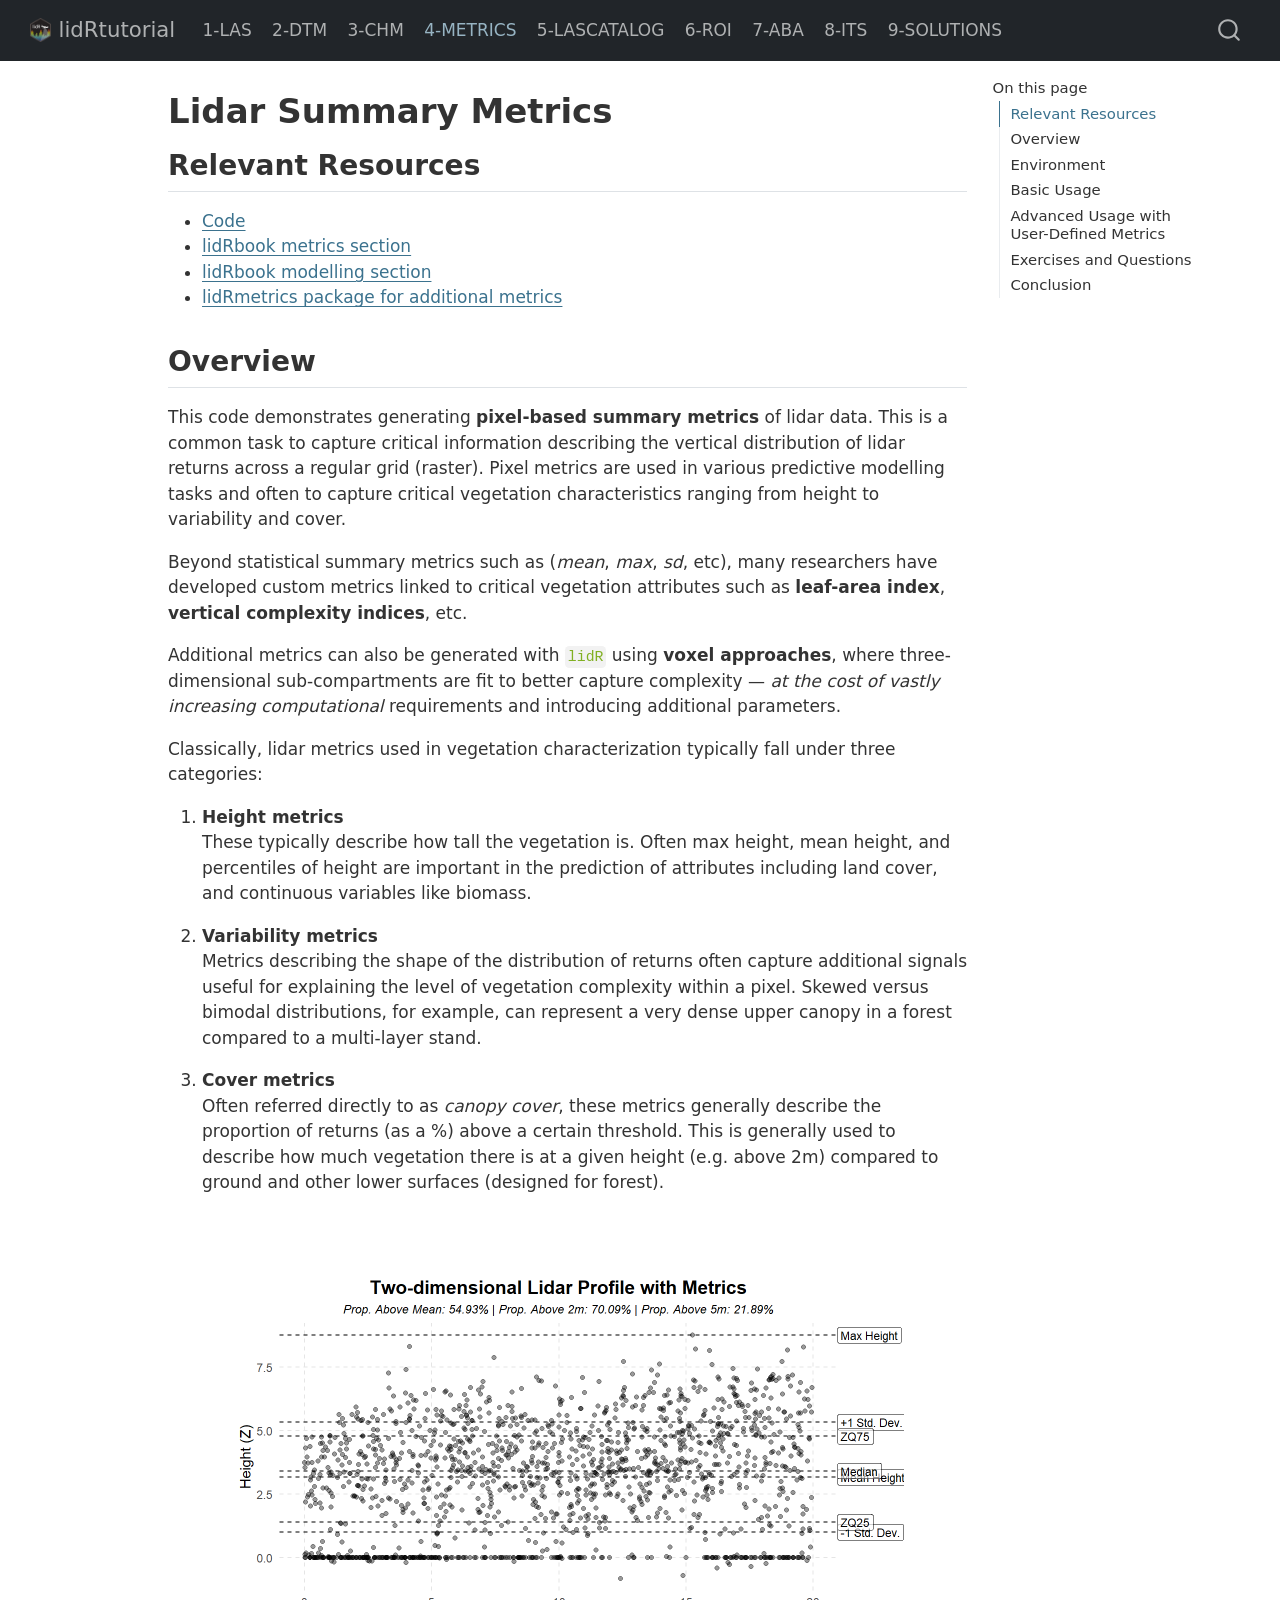
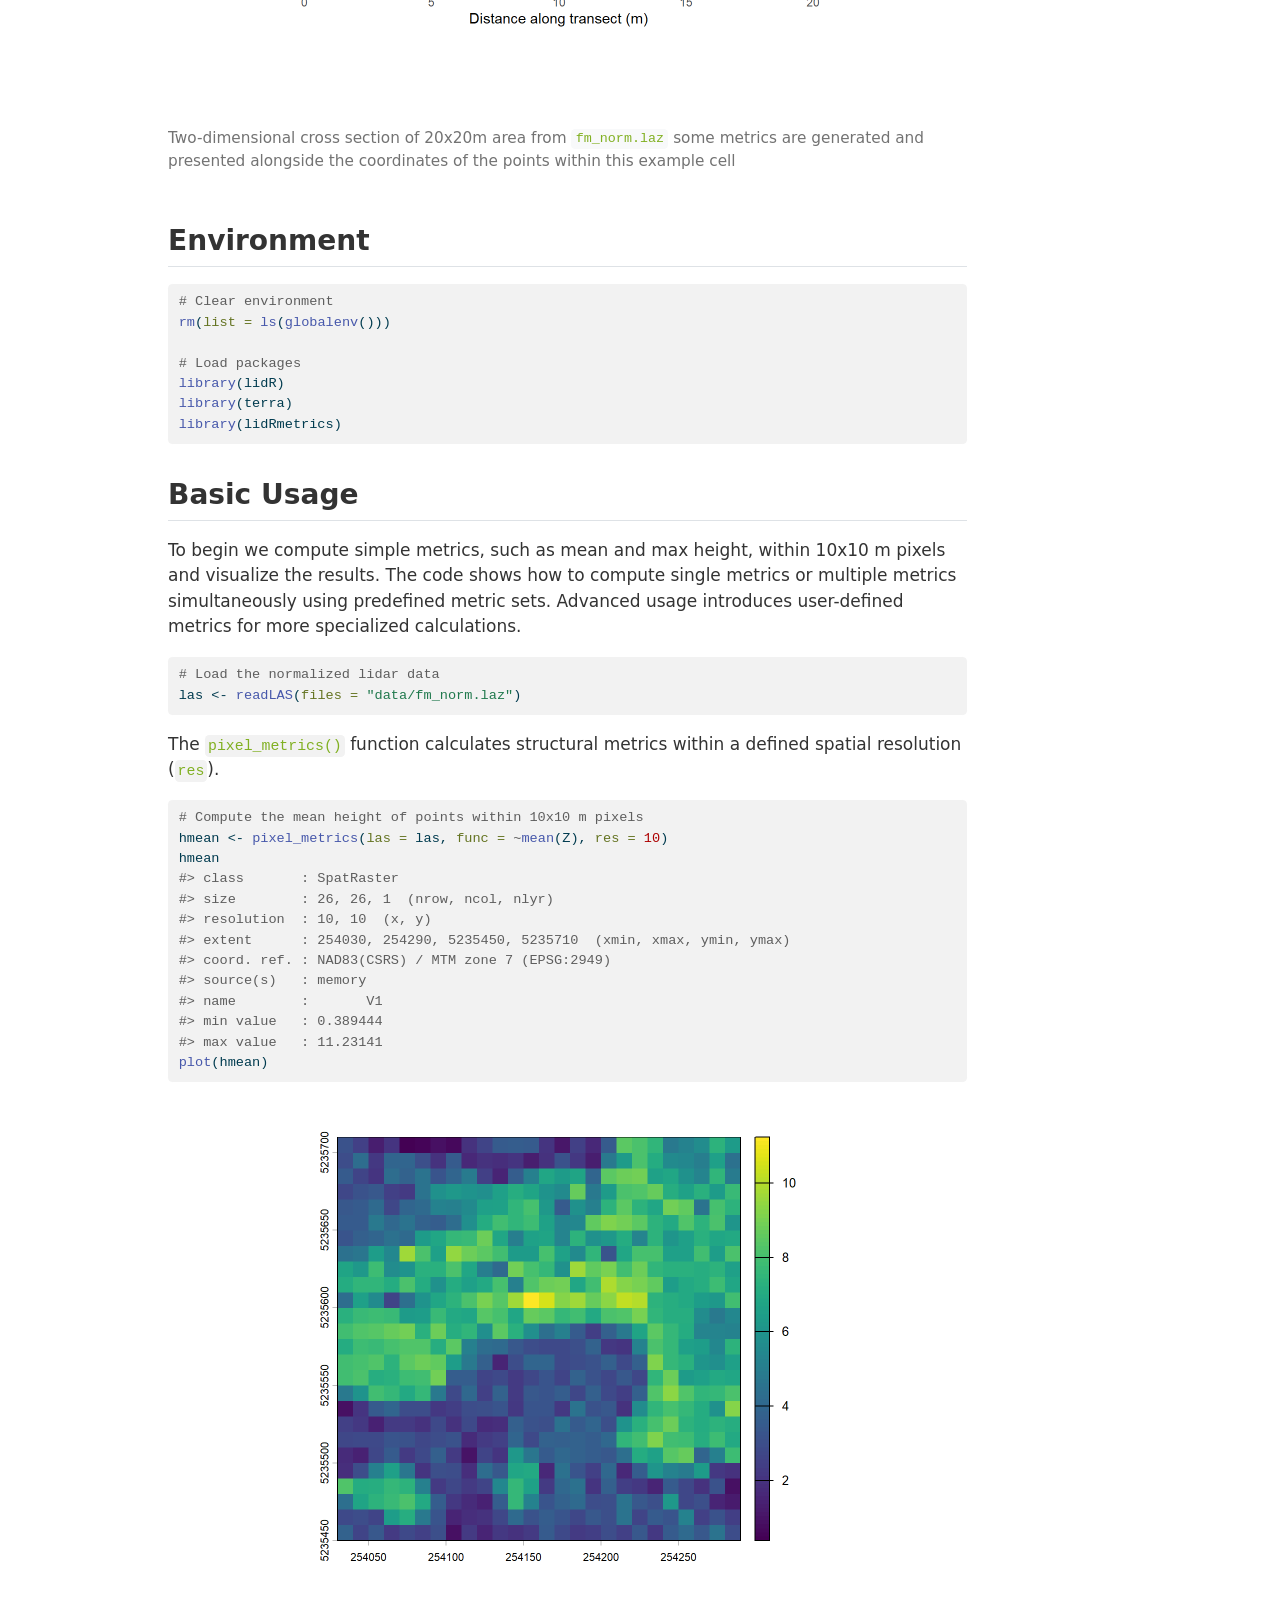
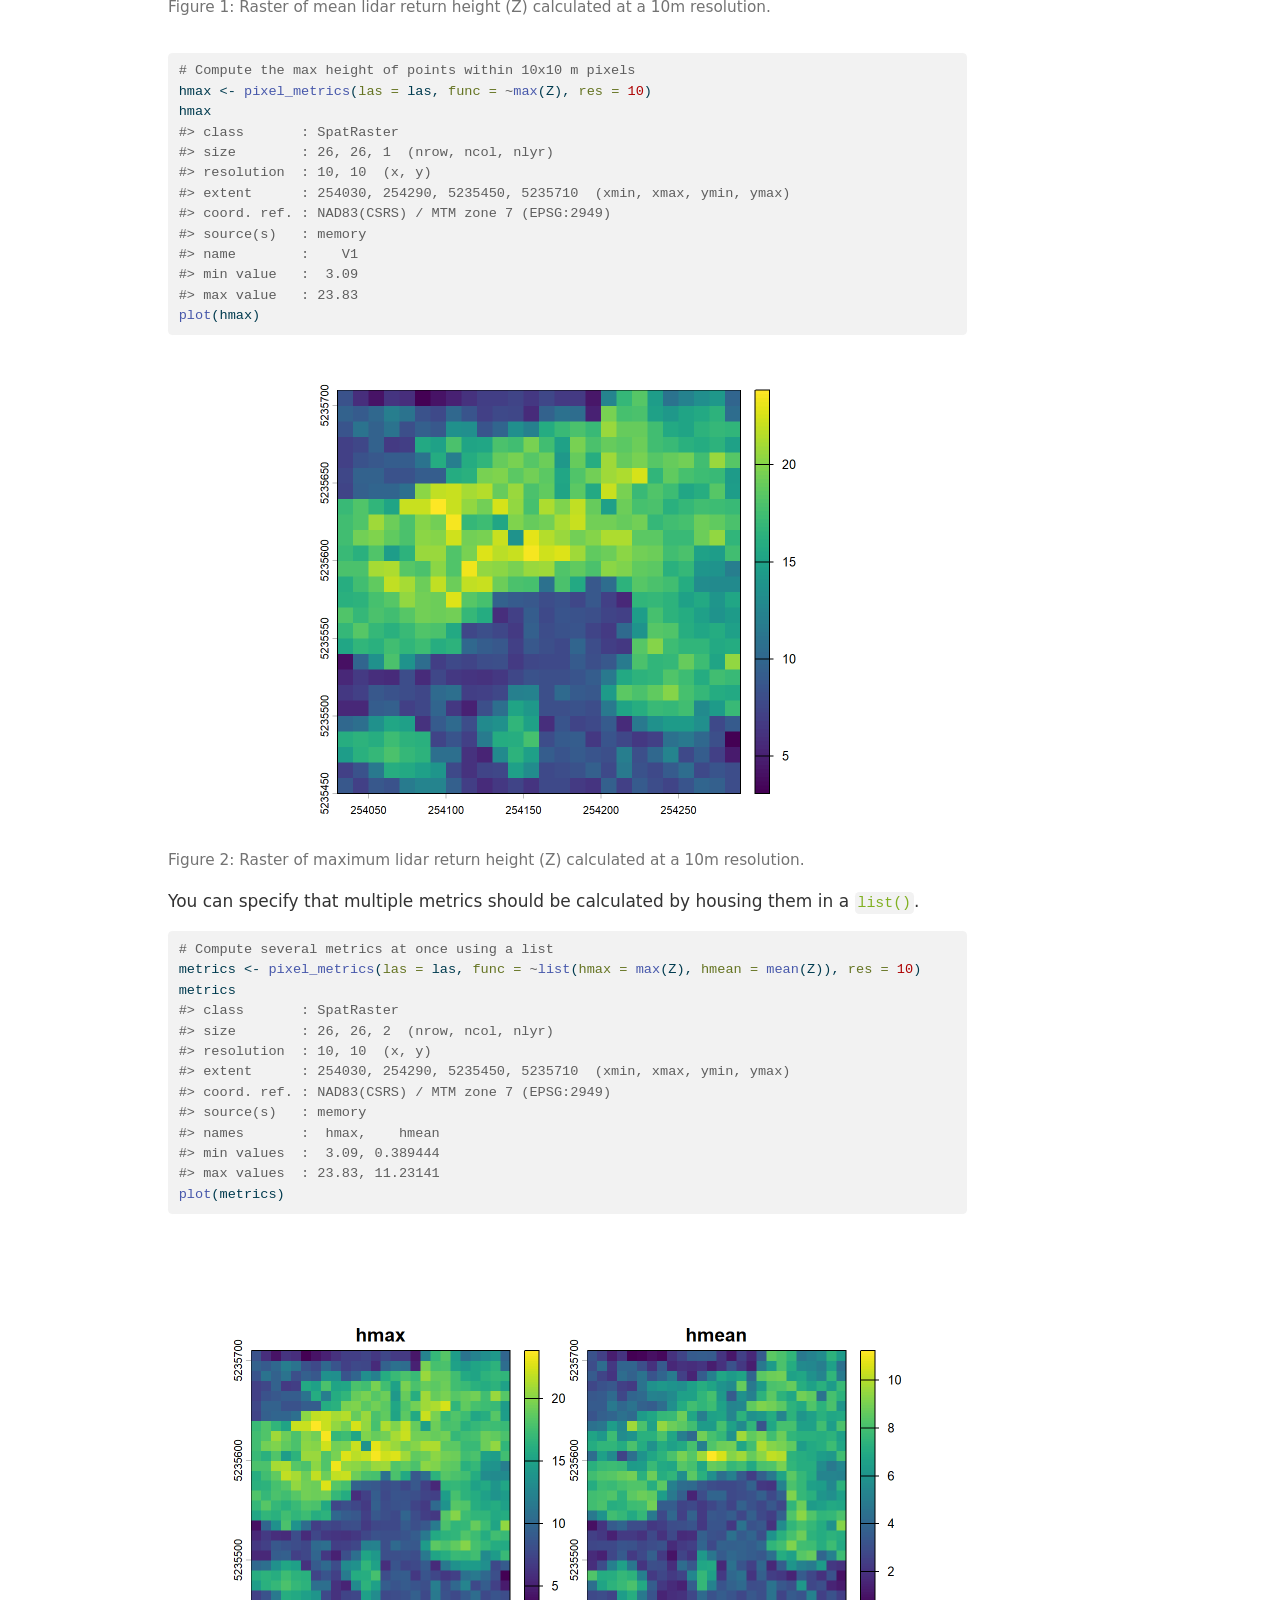
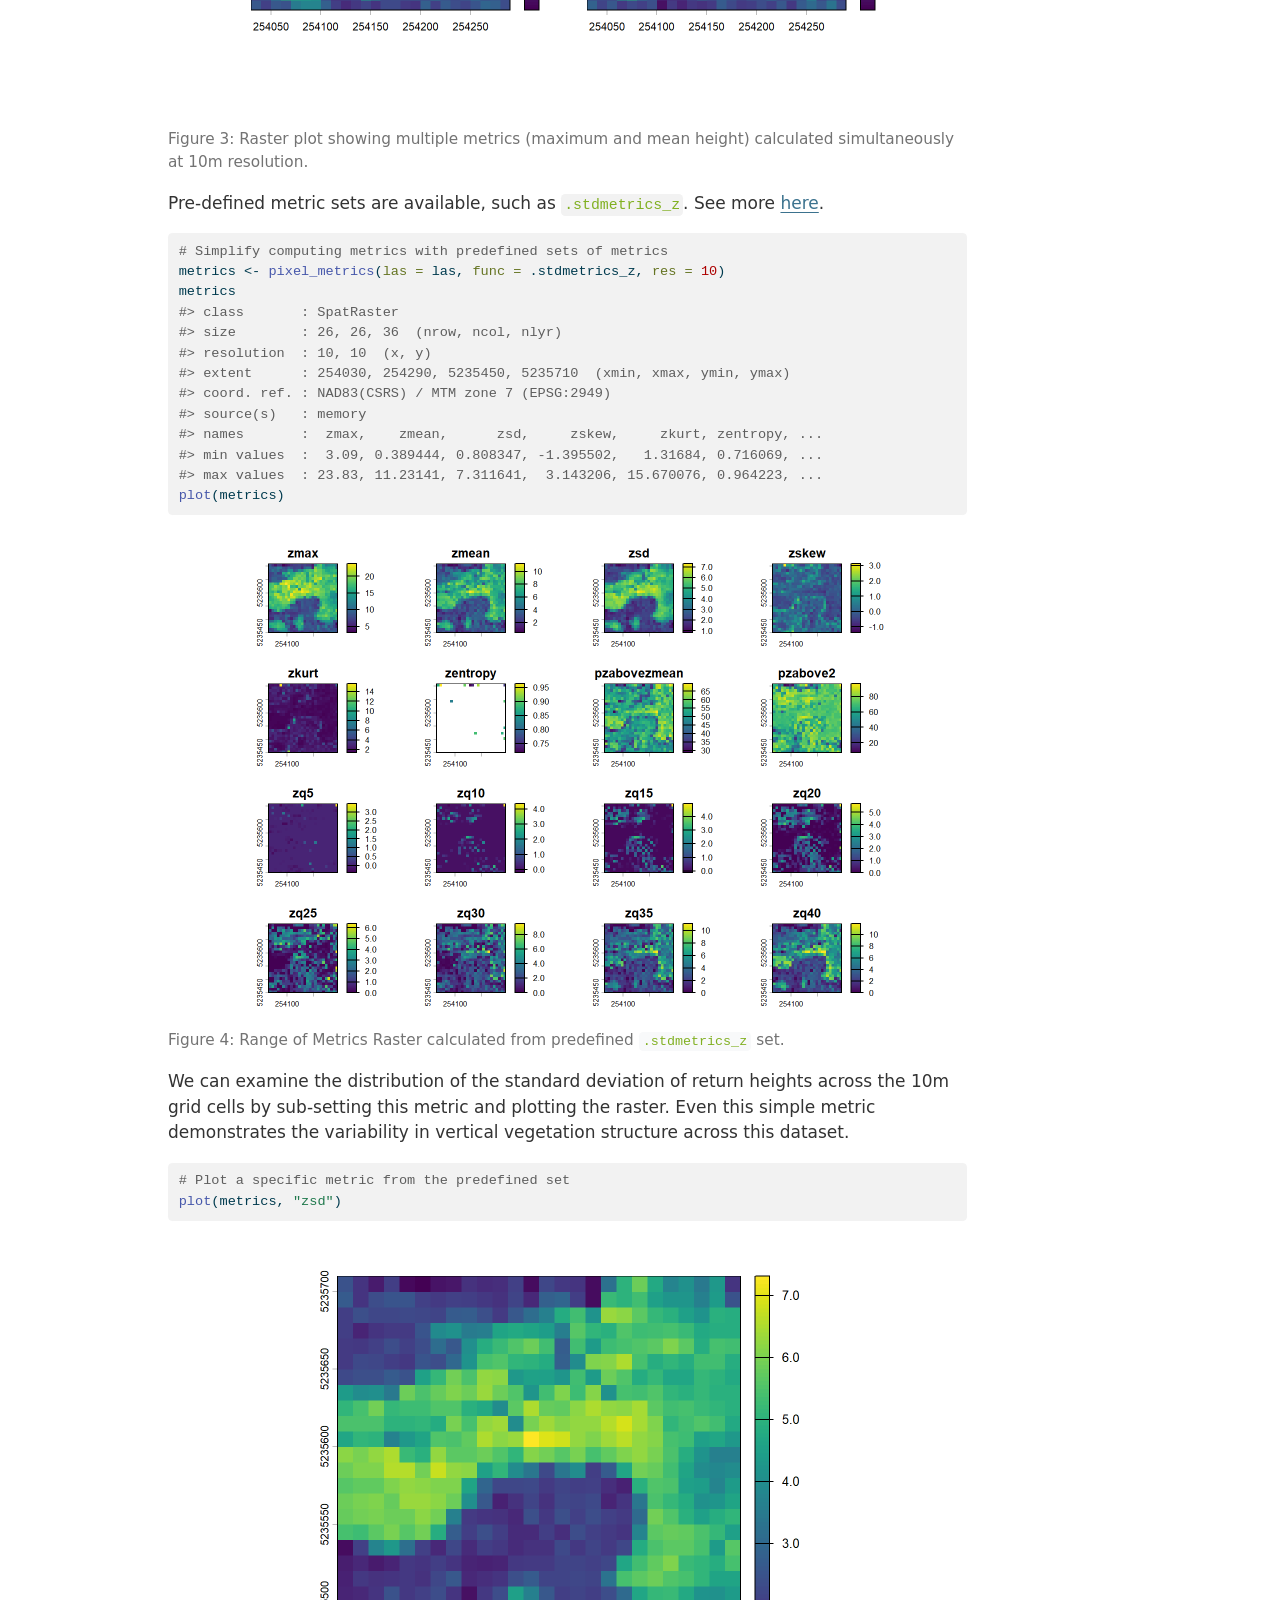
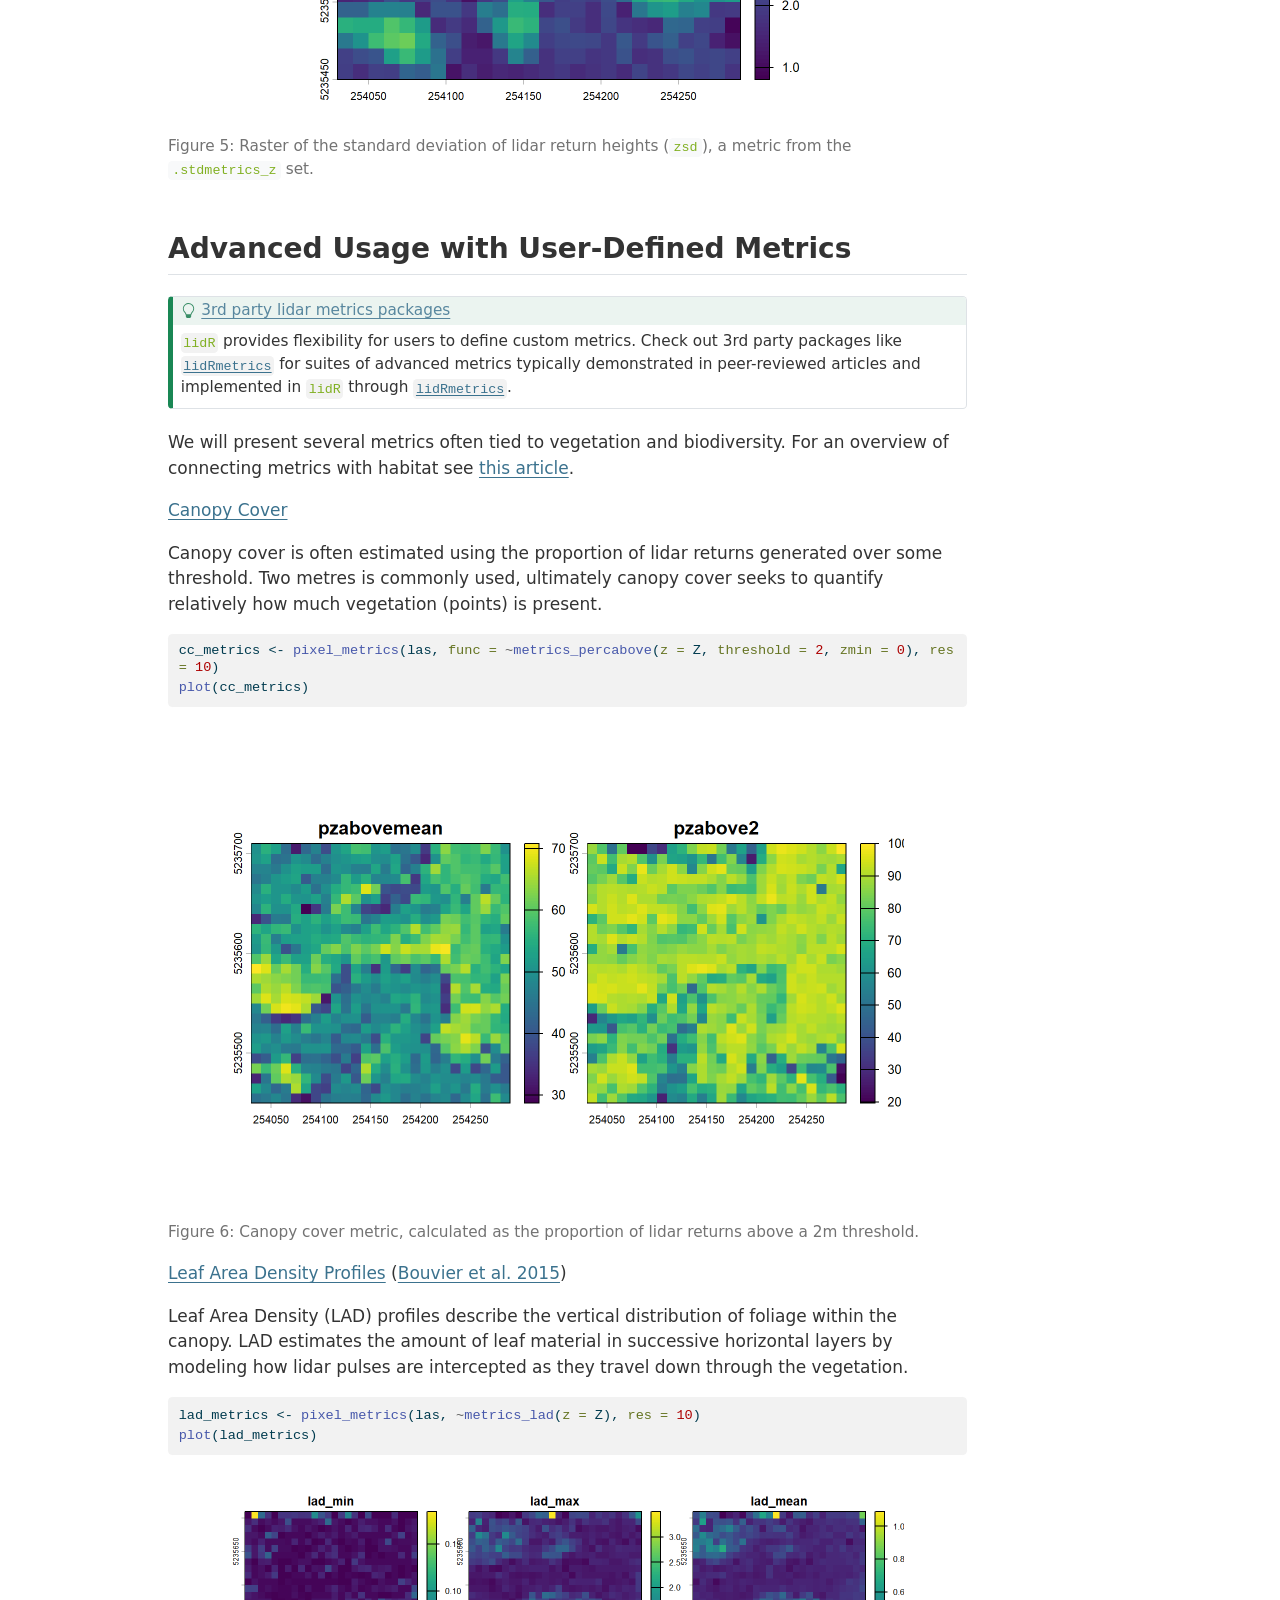
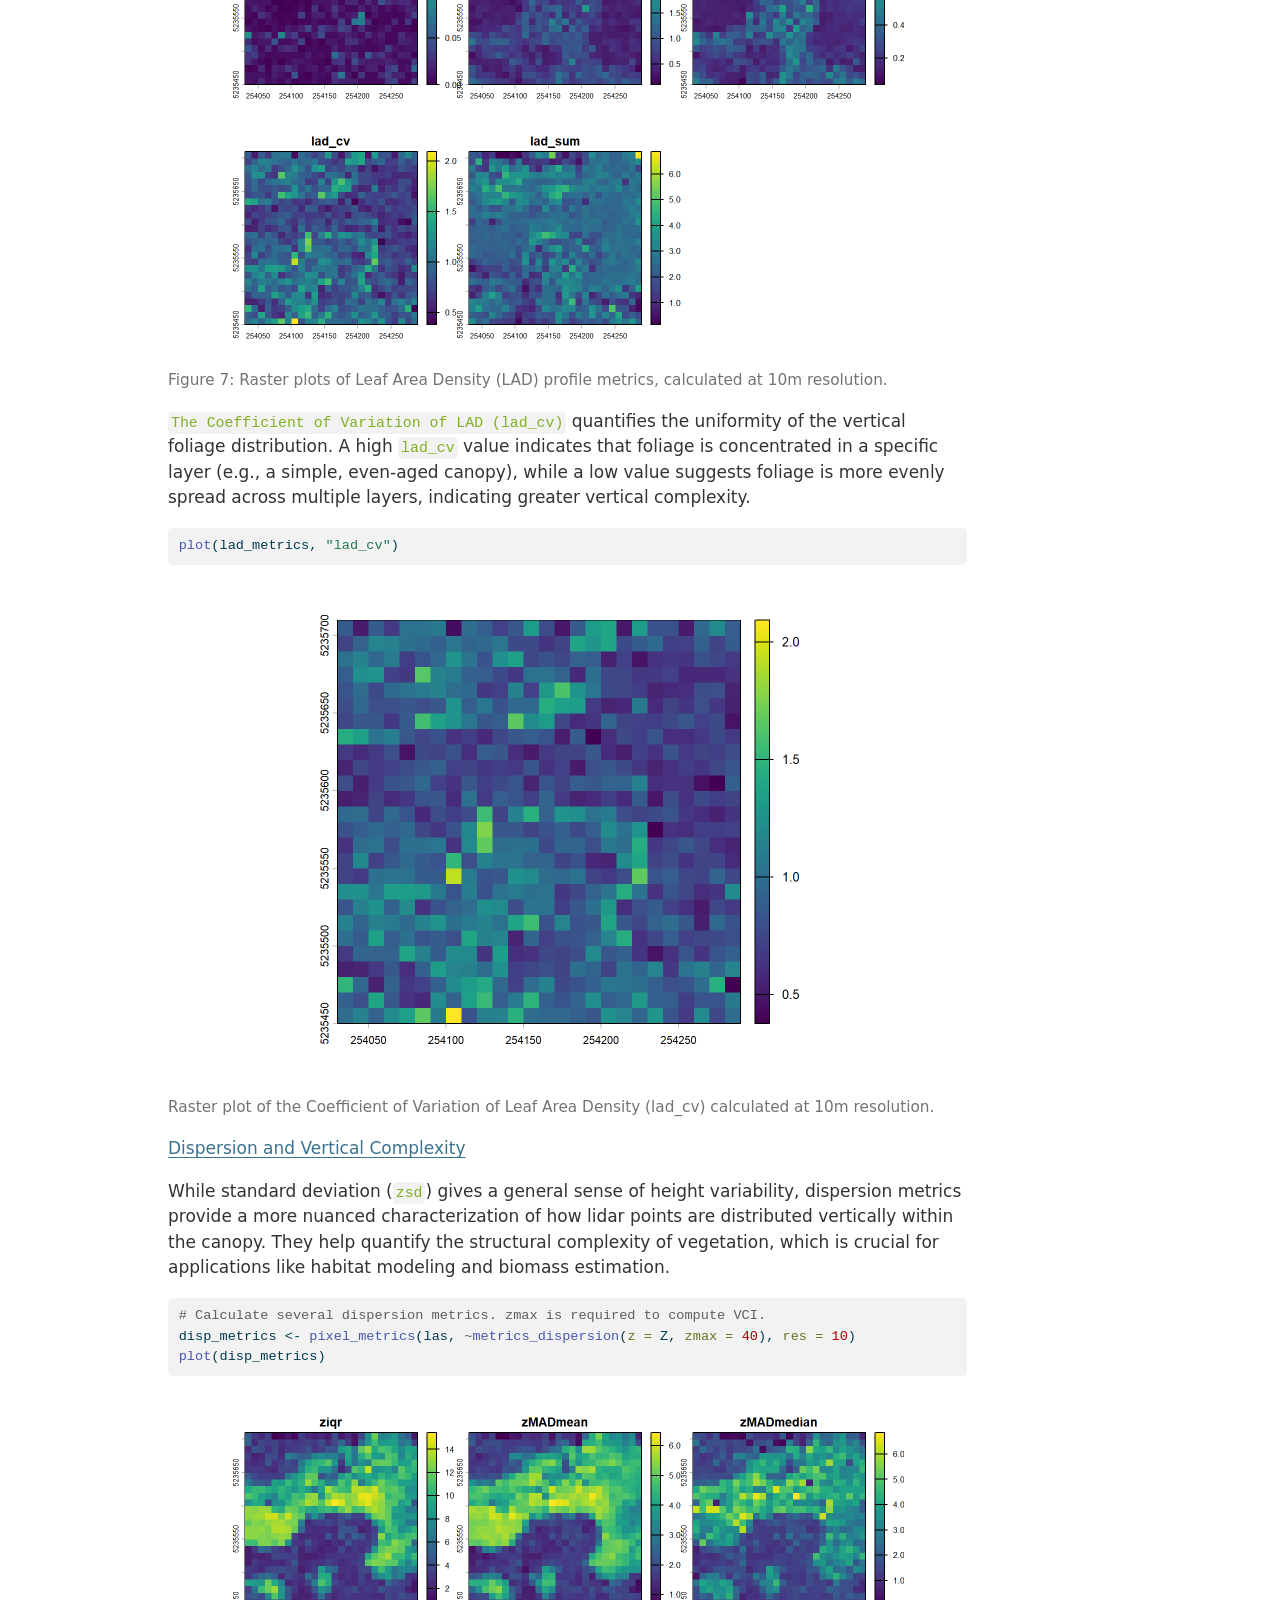
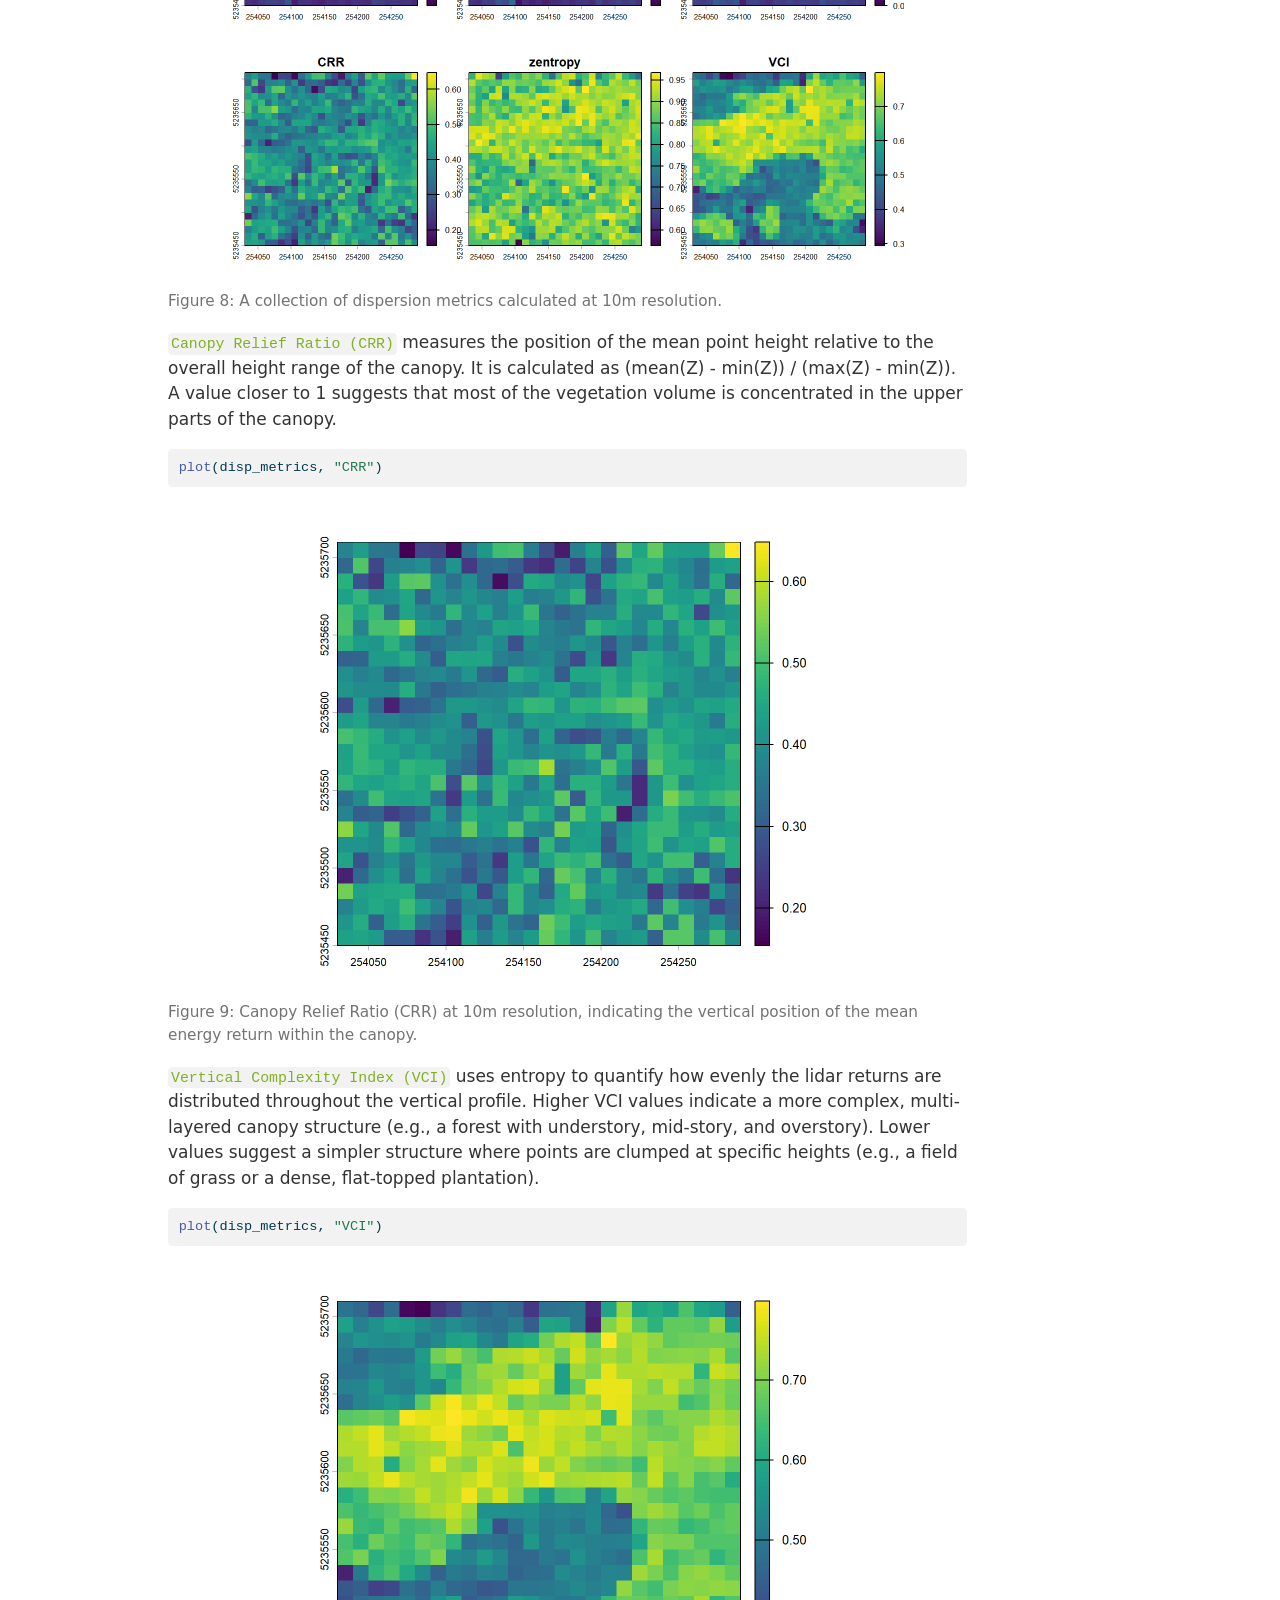
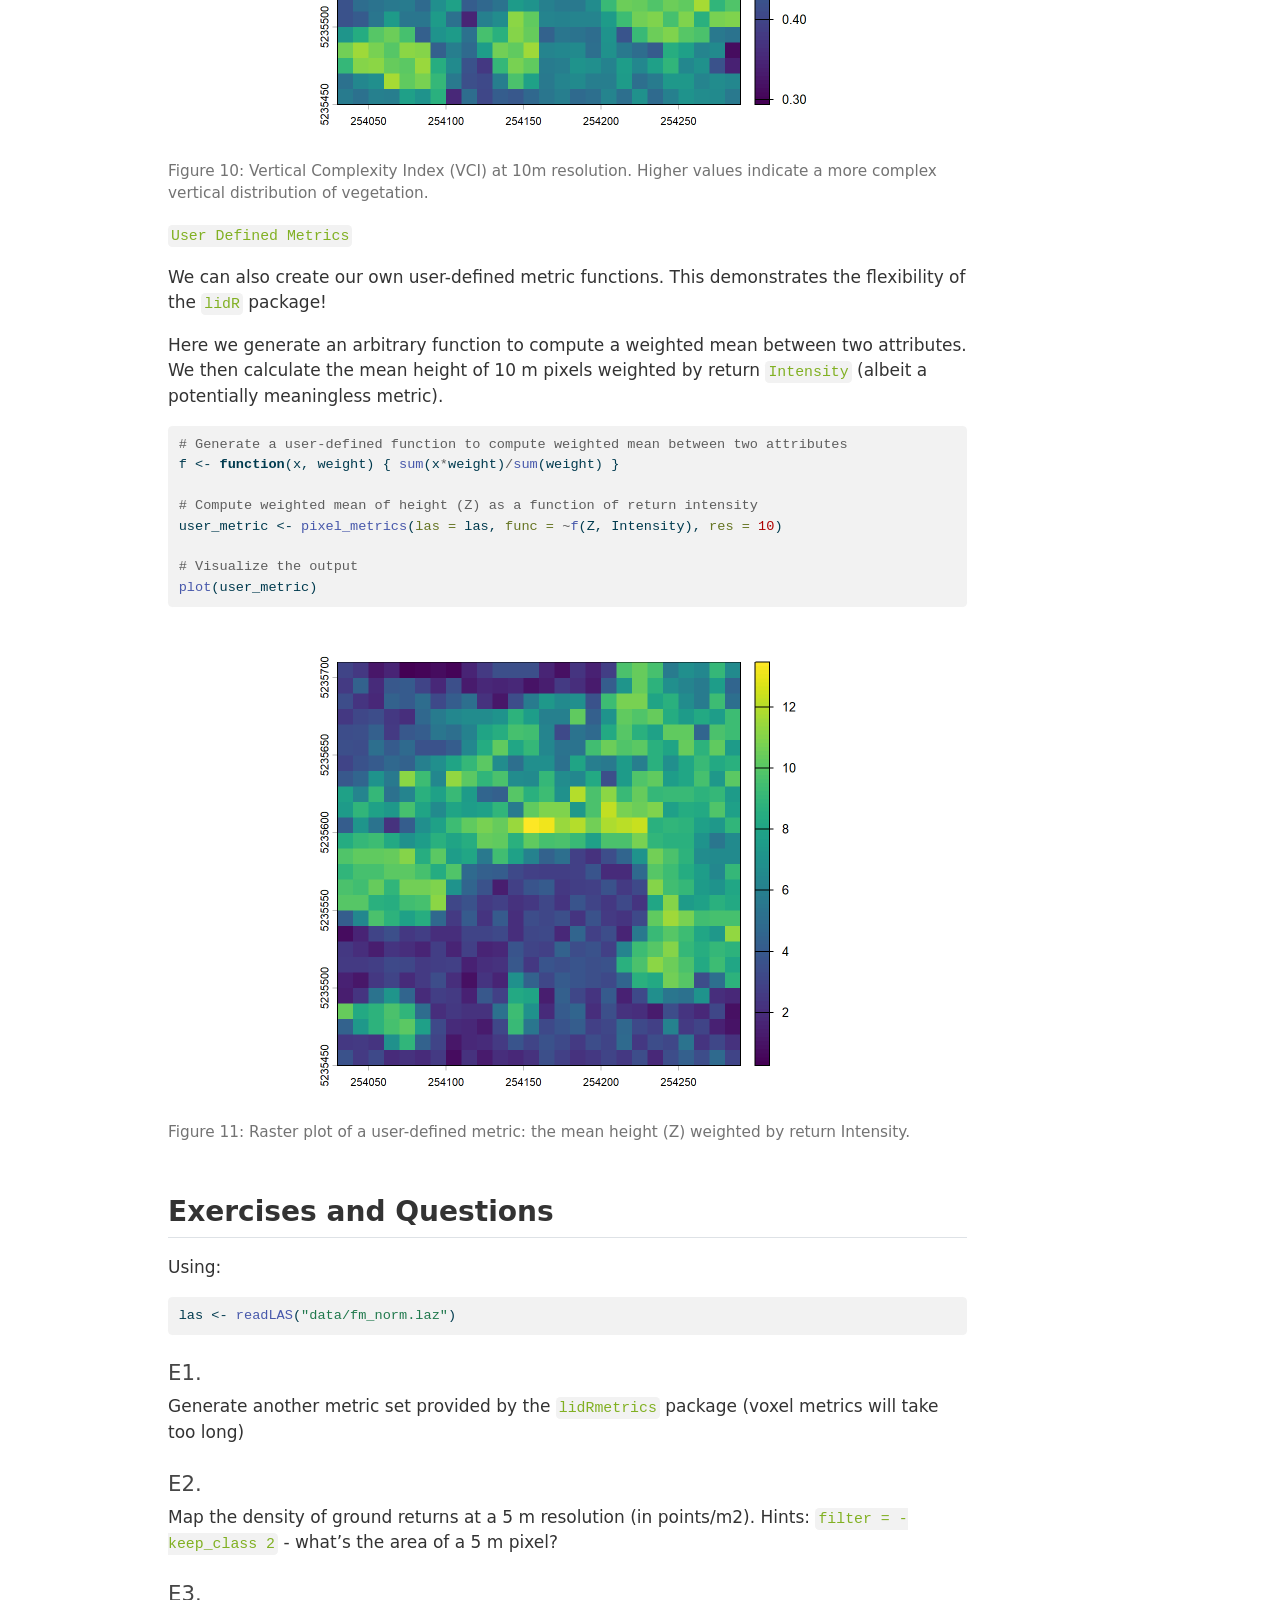
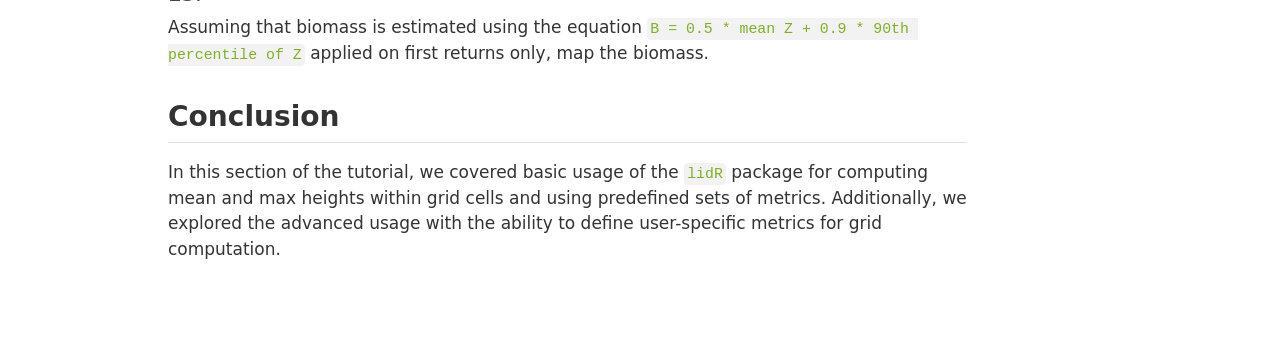
<file: docs/04_metrics.html>
<!DOCTYPE html>
<html xmlns="http://www.w3.org/1999/xhtml" lang="en" xml:lang="en"><head>

<meta charset="utf-8">
<meta name="generator" content="quarto-1.8.26">

<meta name="viewport" content="width=device-width, initial-scale=1.0, user-scalable=yes">


<title>Lidar Summary Metrics – lidRtutorial</title>
<style>
code{white-space: pre-wrap;}
span.smallcaps{font-variant: small-caps;}
div.columns{display: flex; gap: min(4vw, 1.5em);}
div.column{flex: auto; overflow-x: auto;}
div.hanging-indent{margin-left: 1.5em; text-indent: -1.5em;}
ul.task-list{list-style: none;}
ul.task-list li input[type="checkbox"] {
  width: 0.8em;
  margin: 0 0.8em 0.2em -1em; /* quarto-specific, see https://github.com/quarto-dev/quarto-cli/issues/4556 */ 
  vertical-align: middle;
}
/* CSS for syntax highlighting */
html { -webkit-text-size-adjust: 100%; }
pre > code.sourceCode { white-space: pre; position: relative; }
pre > code.sourceCode > span { display: inline-block; line-height: 1.25; }
pre > code.sourceCode > span:empty { height: 1.2em; }
.sourceCode { overflow: visible; }
code.sourceCode > span { color: inherit; text-decoration: inherit; }
div.sourceCode { margin: 1em 0; }
pre.sourceCode { margin: 0; }
@media screen {
div.sourceCode { overflow: auto; }
}
@media print {
pre > code.sourceCode { white-space: pre-wrap; }
pre > code.sourceCode > span { text-indent: -5em; padding-left: 5em; }
}
pre.numberSource code
  { counter-reset: source-line 0; }
pre.numberSource code > span
  { position: relative; left: -4em; counter-increment: source-line; }
pre.numberSource code > span > a:first-child::before
  { content: counter(source-line);
    position: relative; left: -1em; text-align: right; vertical-align: baseline;
    border: none; display: inline-block;
    -webkit-touch-callout: none; -webkit-user-select: none;
    -khtml-user-select: none; -moz-user-select: none;
    -ms-user-select: none; user-select: none;
    padding: 0 4px; width: 4em;
  }
pre.numberSource { margin-left: 3em;  padding-left: 4px; }
div.sourceCode
  {   }
@media screen {
pre > code.sourceCode > span > a:first-child::before { text-decoration: underline; }
}
</style>


<script src="site_libs/quarto-nav/quarto-nav.js"></script>
<script src="site_libs/quarto-nav/headroom.min.js"></script>
<script src="site_libs/clipboard/clipboard.min.js"></script>
<script src="site_libs/quarto-search/autocomplete.umd.js"></script>
<script src="site_libs/quarto-search/fuse.min.js"></script>
<script src="site_libs/quarto-search/quarto-search.js"></script>
<meta name="quarto:offset" content="./">
<link href="./img/logo.png" rel="icon" type="image/png">
<script src="site_libs/quarto-html/quarto.js" type="module"></script>
<script src="site_libs/quarto-html/tabsets/tabsets.js" type="module"></script>
<script src="site_libs/quarto-html/axe/axe-check.js" type="module"></script>
<script src="site_libs/quarto-html/popper.min.js"></script>
<script src="site_libs/quarto-html/tippy.umd.min.js"></script>
<script src="site_libs/quarto-html/anchor.min.js"></script>
<link href="site_libs/quarto-html/tippy.css" rel="stylesheet">
<link href="site_libs/quarto-html/quarto-syntax-highlighting-587c61ba64f3a5504c4d52d930310e48.css" rel="stylesheet" id="quarto-text-highlighting-styles">
<script src="site_libs/bootstrap/bootstrap.min.js"></script>
<link href="site_libs/bootstrap/bootstrap-icons.css" rel="stylesheet">
<link href="site_libs/bootstrap/bootstrap-2b2f74de2f4973298fd85563bc9a9e04.min.css" rel="stylesheet" append-hash="true" id="quarto-bootstrap" data-mode="light">
<script src="site_libs/quarto-contrib/glightbox/glightbox.min.js"></script>
<link href="site_libs/quarto-contrib/glightbox/glightbox.min.css" rel="stylesheet">
<link href="site_libs/quarto-contrib/glightbox/lightbox.css" rel="stylesheet">
<script id="quarto-search-options" type="application/json">{
  "location": "navbar",
  "copy-button": false,
  "collapse-after": 3,
  "panel-placement": "end",
  "type": "overlay",
  "limit": 50,
  "keyboard-shortcut": [
    "f",
    "/",
    "s"
  ],
  "language": {
    "search-no-results-text": "No results",
    "search-matching-documents-text": "matching documents",
    "search-copy-link-title": "Copy link to search",
    "search-hide-matches-text": "Hide additional matches",
    "search-more-match-text": "more match in this document",
    "search-more-matches-text": "more matches in this document",
    "search-clear-button-title": "Clear",
    "search-text-placeholder": "",
    "search-detached-cancel-button-title": "Cancel",
    "search-submit-button-title": "Submit",
    "search-label": "Search"
  }
}</script>


<link rel="stylesheet" href="assets/custom.css">
</head>

<body class="nav-fixed quarto-light">

<div id="quarto-search-results"></div>
  <header id="quarto-header" class="headroom fixed-top">
    <nav class="navbar navbar-expand-lg " data-bs-theme="dark">
      <div class="navbar-container container-fluid">
      <div class="navbar-brand-container mx-auto">
    <a href="./index.html" class="navbar-brand navbar-brand-logo">
    <img src="./img/logo.png" alt="" class="navbar-logo light-content">
    <img src="./img/logo.png" alt="" class="navbar-logo dark-content">
    </a>
    <a class="navbar-brand" href="./index.html">
    <span class="navbar-title">lidRtutorial</span>
    </a>
  </div>
            <div id="quarto-search" class="" title="Search"></div>
          <button class="navbar-toggler" type="button" data-bs-toggle="collapse" data-bs-target="#navbarCollapse" aria-controls="navbarCollapse" role="menu" aria-expanded="false" aria-label="Toggle navigation" onclick="if (window.quartoToggleHeadroom) { window.quartoToggleHeadroom(); }">
  <span class="navbar-toggler-icon"></span>
</button>
          <div class="collapse navbar-collapse" id="navbarCollapse">
            <ul class="navbar-nav navbar-nav-scroll me-auto">
  <li class="nav-item">
    <a class="nav-link" href="./01_read.html"> 
<span class="menu-text">1-LAS</span></a>
  </li>  
  <li class="nav-item">
    <a class="nav-link" href="./02_dtm.html"> 
<span class="menu-text">2-DTM</span></a>
  </li>  
  <li class="nav-item">
    <a class="nav-link" href="./03_chm.html"> 
<span class="menu-text">3-CHM</span></a>
  </li>  
  <li class="nav-item">
    <a class="nav-link active" href="./04_metrics.html" aria-current="page"> 
<span class="menu-text">4-METRICS</span></a>
  </li>  
  <li class="nav-item">
    <a class="nav-link" href="./05_catalog.html"> 
<span class="menu-text">5-LASCATALOG</span></a>
  </li>  
  <li class="nav-item">
    <a class="nav-link" href="./06_roi.html"> 
<span class="menu-text">6-ROI</span></a>
  </li>  
  <li class="nav-item">
    <a class="nav-link" href="./07_aba.html"> 
<span class="menu-text">7-ABA</span></a>
  </li>  
  <li class="nav-item">
    <a class="nav-link" href="./08_its.html"> 
<span class="menu-text">8-ITS</span></a>
  </li>  
  <li class="nav-item">
    <a class="nav-link" href="./09_solutions.html"> 
<span class="menu-text">9-SOLUTIONS</span></a>
  </li>  
</ul>
          </div> <!-- /navcollapse -->
            <div class="quarto-navbar-tools">
</div>
      </div> <!-- /container-fluid -->
    </nav>
</header>
<!-- content -->
<div id="quarto-content" class="quarto-container page-columns page-rows-contents page-layout-article page-navbar">
<!-- sidebar -->
<!-- margin-sidebar -->
    <div id="quarto-margin-sidebar" class="sidebar margin-sidebar">
        <nav id="TOC" role="doc-toc" class="toc-active">
    <h2 id="toc-title">On this page</h2>
   
  <ul>
  <li><a href="#relevant-resources" id="toc-relevant-resources" class="nav-link active" data-scroll-target="#relevant-resources">Relevant Resources</a></li>
  <li><a href="#overview" id="toc-overview" class="nav-link" data-scroll-target="#overview">Overview</a></li>
  <li><a href="#environment" id="toc-environment" class="nav-link" data-scroll-target="#environment">Environment</a></li>
  <li><a href="#basic-usage" id="toc-basic-usage" class="nav-link" data-scroll-target="#basic-usage">Basic Usage</a></li>
  <li><a href="#advanced-usage-with-user-defined-metrics" id="toc-advanced-usage-with-user-defined-metrics" class="nav-link" data-scroll-target="#advanced-usage-with-user-defined-metrics">Advanced Usage with User-Defined Metrics</a></li>
  <li><a href="#exercises-and-questions" id="toc-exercises-and-questions" class="nav-link" data-scroll-target="#exercises-and-questions">Exercises and Questions</a>
  <ul>
  <li><a href="#e1." id="toc-e1." class="nav-link" data-scroll-target="#e1.">E1.</a></li>
  <li><a href="#e2." id="toc-e2." class="nav-link" data-scroll-target="#e2.">E2.</a></li>
  <li><a href="#e3." id="toc-e3." class="nav-link" data-scroll-target="#e3.">E3.</a></li>
  </ul></li>
  <li><a href="#conclusion" id="toc-conclusion" class="nav-link" data-scroll-target="#conclusion">Conclusion</a></li>
  </ul>
</nav>
    </div>
<!-- main -->
<main class="content" id="quarto-document-content">

<header id="title-block-header" class="quarto-title-block default">
<div class="quarto-title">
<h1 class="title">Lidar Summary Metrics</h1>
</div>



<div class="quarto-title-meta">

    
  
    
  </div>
  


</header>


<section id="relevant-resources" class="level2">
<h2 class="anchored" data-anchor-id="relevant-resources">Relevant Resources</h2>
<ul>
<li><a href="https://github.com/liamirwin/SL25_lidRtutorial/blob/main/R/04_metrics.R">Code</a></li>
<li><a href="https://r-lidar.github.io/lidRbook/grid_metrics.html">lidRbook metrics section</a></li>
<li><a href="https://r-lidar.github.io/lidRbook/modelling.html">lidRbook modelling section</a></li>
<li><a href="https://ptompalski.github.io/lidRmetrics/" title="Tutorial website for lidRmetrics package">lidRmetrics package for additional metrics</a></li>
</ul>
</section>
<section id="overview" class="level2">
<h2 class="anchored" data-anchor-id="overview">Overview</h2>
<p>This code demonstrates generating <strong>pixel-based summary metrics</strong> of lidar data. This is a common task to capture critical information describing the vertical distribution of lidar returns across a regular grid (raster). Pixel metrics are used in various predictive modelling tasks and often to capture critical vegetation characteristics ranging from height to variability and cover.</p>
<p>Beyond statistical summary metrics such as (<em>mean</em>, <em>max</em>, <em>sd</em>, etc), many researchers have developed custom metrics linked to critical vegetation attributes such as <strong>leaf-area index</strong>, <strong>vertical complexity indices</strong>, etc.</p>
<p>Additional metrics can also be generated with <code>lidR</code> using <strong>voxel approaches</strong>, where three-dimensional sub-compartments are fit to better capture complexity — <em>at the cost of vastly increasing computational</em> requirements and introducing additional parameters.</p>
<p>Classically, lidar metrics used in vegetation characterization typically fall under three categories:</p>
<ol type="1">
<li><p><strong>Height metrics</strong><br>
These typically describe how tall the vegetation is. Often max height, mean height, and percentiles of height are important in the prediction of attributes including land cover, and continuous variables like biomass.</p></li>
<li><p><strong>Variability metrics</strong><br>
Metrics describing the shape of the distribution of returns often capture additional signals useful for explaining the level of vegetation complexity within a pixel. Skewed versus bimodal distributions, for example, can represent a very dense upper canopy in a forest compared to a multi-layer stand.</p></li>
<li><p><strong>Cover metrics</strong><br>
Often referred directly to as <em>canopy cover</em>, these metrics generally describe the proportion of returns (as a %) above a certain threshold. This is generally used to describe how much vegetation there is at a given height (e.g.&nbsp;above 2m) compared to ground and other lower surfaces (designed for forest).</p></li>
</ol>
<div class="cell" data-layout-align="center">
<div class="cell-output-display">
<div class="quarto-figure quarto-figure-center">
<figure class="figure">
<div class="quarto-figure quarto-figure-center">
<figure class="figure">
<p><a href="04_metrics_files/figure-html/als_metrics_cs-1.png" class="lightbox" data-gallery="quarto-lightbox-gallery-1" title="Two-dimensional cross section of 20x20m area from fm_norm.laz some metrics are generated and presented alongside the coordinates of the points within this example cell"><img src="04_metrics_files/figure-html/als_metrics_cs-1.png" class="img-fluid quarto-figure quarto-figure-center figure-img" width="672" alt="Two-dimensional cross section of 20x20m area from fm_norm.laz some metrics are generated and presented alongside the coordinates of the points within this example cell"></a></p>
</figure>
</div>
<figcaption>Two-dimensional cross section of 20x20m area from <code>fm_norm.laz</code> some metrics are generated and presented alongside the coordinates of the points within this example cell</figcaption>
</figure>
</div>
</div>
</div>
</section>
<section id="environment" class="level2">
<h2 class="anchored" data-anchor-id="environment">Environment</h2>
<div class="cell" data-layout-align="center" data-warnings="false">
<div class="code-copy-outer-scaffold"><div class="sourceCode cell-code" id="cb1"><pre class="sourceCode r code-with-copy"><code class="sourceCode r"><span id="cb1-1"><a href="#cb1-1" aria-hidden="true" tabindex="-1"></a><span class="co"># Clear environment</span></span>
<span id="cb1-2"><a href="#cb1-2" aria-hidden="true" tabindex="-1"></a><span class="fu">rm</span>(<span class="at">list =</span> <span class="fu">ls</span>(<span class="fu">globalenv</span>()))</span>
<span id="cb1-3"><a href="#cb1-3" aria-hidden="true" tabindex="-1"></a></span>
<span id="cb1-4"><a href="#cb1-4" aria-hidden="true" tabindex="-1"></a><span class="co"># Load packages</span></span>
<span id="cb1-5"><a href="#cb1-5" aria-hidden="true" tabindex="-1"></a><span class="fu">library</span>(lidR)</span>
<span id="cb1-6"><a href="#cb1-6" aria-hidden="true" tabindex="-1"></a><span class="fu">library</span>(terra)</span>
<span id="cb1-7"><a href="#cb1-7" aria-hidden="true" tabindex="-1"></a><span class="fu">library</span>(lidRmetrics)</span></code></pre></div><button title="Copy to Clipboard" class="code-copy-button"><i class="bi"></i></button></div>
</div>
</section>
<section id="basic-usage" class="level2">
<h2 class="anchored" data-anchor-id="basic-usage">Basic Usage</h2>
<p>To begin we compute simple metrics, such as mean and max height, within 10x10 m pixels and visualize the results. The code shows how to compute single metrics or multiple metrics simultaneously using predefined metric sets. Advanced usage introduces user-defined metrics for more specialized calculations.</p>
<div class="cell" data-layout-align="center">
<div class="code-copy-outer-scaffold"><div class="sourceCode cell-code" id="cb2"><pre class="sourceCode r code-with-copy"><code class="sourceCode r"><span id="cb2-1"><a href="#cb2-1" aria-hidden="true" tabindex="-1"></a><span class="co"># Load the normalized lidar data</span></span>
<span id="cb2-2"><a href="#cb2-2" aria-hidden="true" tabindex="-1"></a>las <span class="ot">&lt;-</span> <span class="fu">readLAS</span>(<span class="at">files =</span> <span class="st">"data/fm_norm.laz"</span>)</span></code></pre></div><button title="Copy to Clipboard" class="code-copy-button"><i class="bi"></i></button></div>
</div>
<p>The <code>pixel_metrics()</code> function calculates structural metrics within a defined spatial resolution (<code>res</code>).</p>
<div class="cell" data-layout-align="center">
<div class="code-copy-outer-scaffold"><div class="sourceCode cell-code" id="cb3"><pre class="sourceCode r code-with-copy"><code class="sourceCode r"><span id="cb3-1"><a href="#cb3-1" aria-hidden="true" tabindex="-1"></a><span class="co"># Compute the mean height of points within 10x10 m pixels</span></span>
<span id="cb3-2"><a href="#cb3-2" aria-hidden="true" tabindex="-1"></a>hmean <span class="ot">&lt;-</span> <span class="fu">pixel_metrics</span>(<span class="at">las =</span> las, <span class="at">func =</span> <span class="sc">~</span><span class="fu">mean</span>(Z), <span class="at">res =</span> <span class="dv">10</span>)</span>
<span id="cb3-3"><a href="#cb3-3" aria-hidden="true" tabindex="-1"></a>hmean</span>
<span id="cb3-4"><a href="#cb3-4" aria-hidden="true" tabindex="-1"></a><span class="co">#&gt; class       : SpatRaster</span></span>
<span id="cb3-5"><a href="#cb3-5" aria-hidden="true" tabindex="-1"></a><span class="co">#&gt; size        : 26, 26, 1  (nrow, ncol, nlyr)</span></span>
<span id="cb3-6"><a href="#cb3-6" aria-hidden="true" tabindex="-1"></a><span class="co">#&gt; resolution  : 10, 10  (x, y)</span></span>
<span id="cb3-7"><a href="#cb3-7" aria-hidden="true" tabindex="-1"></a><span class="co">#&gt; extent      : 254030, 254290, 5235450, 5235710  (xmin, xmax, ymin, ymax)</span></span>
<span id="cb3-8"><a href="#cb3-8" aria-hidden="true" tabindex="-1"></a><span class="co">#&gt; coord. ref. : NAD83(CSRS) / MTM zone 7 (EPSG:2949)</span></span>
<span id="cb3-9"><a href="#cb3-9" aria-hidden="true" tabindex="-1"></a><span class="co">#&gt; source(s)   : memory</span></span>
<span id="cb3-10"><a href="#cb3-10" aria-hidden="true" tabindex="-1"></a><span class="co">#&gt; name        :       V1</span></span>
<span id="cb3-11"><a href="#cb3-11" aria-hidden="true" tabindex="-1"></a><span class="co">#&gt; min value   : 0.389444</span></span>
<span id="cb3-12"><a href="#cb3-12" aria-hidden="true" tabindex="-1"></a><span class="co">#&gt; max value   : 11.23141</span></span>
<span id="cb3-13"><a href="#cb3-13" aria-hidden="true" tabindex="-1"></a><span class="fu">plot</span>(hmean)</span></code></pre></div><button title="Copy to Clipboard" class="code-copy-button"><i class="bi"></i></button></div>
<div class="cell-output-display">
<div id="fig-metrics-mean-height" class="quarto-float quarto-figure quarto-figure-center anchored" data-fig-align="center">
<figure class="quarto-float quarto-float-fig figure">
<div aria-describedby="fig-metrics-mean-height-caption-0ceaefa1-69ba-4598-a22c-09a6ac19f8ca">
<a href="04_metrics_files/figure-html/fig-metrics-mean-height-1.png" class="lightbox" data-gallery="quarto-lightbox-gallery-2" title="Figure&nbsp;1: Raster of mean lidar return height (Z) calculated at a 10m resolution."><img src="04_metrics_files/figure-html/fig-metrics-mean-height-1.png" class="img-fluid quarto-figure quarto-figure-center figure-img" width="672"></a>
</div>
<figcaption class="quarto-float-caption-bottom quarto-float-caption quarto-float-fig" id="fig-metrics-mean-height-caption-0ceaefa1-69ba-4598-a22c-09a6ac19f8ca">
Figure&nbsp;1: Raster of mean lidar return height (Z) calculated at a 10m resolution.
</figcaption>
</figure>
</div>
</div>
</div>
<div class="cell" data-layout-align="center">
<div class="code-copy-outer-scaffold"><div class="sourceCode cell-code" id="cb4"><pre class="sourceCode r code-with-copy"><code class="sourceCode r"><span id="cb4-1"><a href="#cb4-1" aria-hidden="true" tabindex="-1"></a><span class="co"># Compute the max height of points within 10x10 m pixels</span></span>
<span id="cb4-2"><a href="#cb4-2" aria-hidden="true" tabindex="-1"></a>hmax <span class="ot">&lt;-</span> <span class="fu">pixel_metrics</span>(<span class="at">las =</span> las, <span class="at">func =</span> <span class="sc">~</span><span class="fu">max</span>(Z), <span class="at">res =</span> <span class="dv">10</span>)</span>
<span id="cb4-3"><a href="#cb4-3" aria-hidden="true" tabindex="-1"></a>hmax</span>
<span id="cb4-4"><a href="#cb4-4" aria-hidden="true" tabindex="-1"></a><span class="co">#&gt; class       : SpatRaster</span></span>
<span id="cb4-5"><a href="#cb4-5" aria-hidden="true" tabindex="-1"></a><span class="co">#&gt; size        : 26, 26, 1  (nrow, ncol, nlyr)</span></span>
<span id="cb4-6"><a href="#cb4-6" aria-hidden="true" tabindex="-1"></a><span class="co">#&gt; resolution  : 10, 10  (x, y)</span></span>
<span id="cb4-7"><a href="#cb4-7" aria-hidden="true" tabindex="-1"></a><span class="co">#&gt; extent      : 254030, 254290, 5235450, 5235710  (xmin, xmax, ymin, ymax)</span></span>
<span id="cb4-8"><a href="#cb4-8" aria-hidden="true" tabindex="-1"></a><span class="co">#&gt; coord. ref. : NAD83(CSRS) / MTM zone 7 (EPSG:2949)</span></span>
<span id="cb4-9"><a href="#cb4-9" aria-hidden="true" tabindex="-1"></a><span class="co">#&gt; source(s)   : memory</span></span>
<span id="cb4-10"><a href="#cb4-10" aria-hidden="true" tabindex="-1"></a><span class="co">#&gt; name        :    V1</span></span>
<span id="cb4-11"><a href="#cb4-11" aria-hidden="true" tabindex="-1"></a><span class="co">#&gt; min value   :  3.09</span></span>
<span id="cb4-12"><a href="#cb4-12" aria-hidden="true" tabindex="-1"></a><span class="co">#&gt; max value   : 23.83</span></span>
<span id="cb4-13"><a href="#cb4-13" aria-hidden="true" tabindex="-1"></a><span class="fu">plot</span>(hmax)</span></code></pre></div><button title="Copy to Clipboard" class="code-copy-button"><i class="bi"></i></button></div>
<div class="cell-output-display">
<div id="fig-metrics-max-height" class="quarto-float quarto-figure quarto-figure-center anchored" data-fig-align="center">
<figure class="quarto-float quarto-float-fig figure">
<div aria-describedby="fig-metrics-max-height-caption-0ceaefa1-69ba-4598-a22c-09a6ac19f8ca">
<a href="04_metrics_files/figure-html/fig-metrics-max-height-1.png" class="lightbox" data-gallery="quarto-lightbox-gallery-3" title="Figure&nbsp;2: Raster of maximum lidar return height (Z) calculated at a 10m resolution."><img src="04_metrics_files/figure-html/fig-metrics-max-height-1.png" class="img-fluid quarto-figure quarto-figure-center figure-img" width="672"></a>
</div>
<figcaption class="quarto-float-caption-bottom quarto-float-caption quarto-float-fig" id="fig-metrics-max-height-caption-0ceaefa1-69ba-4598-a22c-09a6ac19f8ca">
Figure&nbsp;2: Raster of maximum lidar return height (Z) calculated at a 10m resolution.
</figcaption>
</figure>
</div>
</div>
</div>
<p>You can specify that multiple metrics should be calculated by housing them in a <code>list()</code>.</p>
<div class="cell" data-layout-align="center">
<div class="code-copy-outer-scaffold"><div class="sourceCode cell-code" id="cb5"><pre class="sourceCode r code-with-copy"><code class="sourceCode r"><span id="cb5-1"><a href="#cb5-1" aria-hidden="true" tabindex="-1"></a><span class="co"># Compute several metrics at once using a list</span></span>
<span id="cb5-2"><a href="#cb5-2" aria-hidden="true" tabindex="-1"></a>metrics <span class="ot">&lt;-</span> <span class="fu">pixel_metrics</span>(<span class="at">las =</span> las, <span class="at">func =</span> <span class="sc">~</span><span class="fu">list</span>(<span class="at">hmax =</span> <span class="fu">max</span>(Z), <span class="at">hmean =</span> <span class="fu">mean</span>(Z)), <span class="at">res =</span> <span class="dv">10</span>)</span>
<span id="cb5-3"><a href="#cb5-3" aria-hidden="true" tabindex="-1"></a>metrics</span>
<span id="cb5-4"><a href="#cb5-4" aria-hidden="true" tabindex="-1"></a><span class="co">#&gt; class       : SpatRaster</span></span>
<span id="cb5-5"><a href="#cb5-5" aria-hidden="true" tabindex="-1"></a><span class="co">#&gt; size        : 26, 26, 2  (nrow, ncol, nlyr)</span></span>
<span id="cb5-6"><a href="#cb5-6" aria-hidden="true" tabindex="-1"></a><span class="co">#&gt; resolution  : 10, 10  (x, y)</span></span>
<span id="cb5-7"><a href="#cb5-7" aria-hidden="true" tabindex="-1"></a><span class="co">#&gt; extent      : 254030, 254290, 5235450, 5235710  (xmin, xmax, ymin, ymax)</span></span>
<span id="cb5-8"><a href="#cb5-8" aria-hidden="true" tabindex="-1"></a><span class="co">#&gt; coord. ref. : NAD83(CSRS) / MTM zone 7 (EPSG:2949)</span></span>
<span id="cb5-9"><a href="#cb5-9" aria-hidden="true" tabindex="-1"></a><span class="co">#&gt; source(s)   : memory</span></span>
<span id="cb5-10"><a href="#cb5-10" aria-hidden="true" tabindex="-1"></a><span class="co">#&gt; names       :  hmax,    hmean</span></span>
<span id="cb5-11"><a href="#cb5-11" aria-hidden="true" tabindex="-1"></a><span class="co">#&gt; min values  :  3.09, 0.389444</span></span>
<span id="cb5-12"><a href="#cb5-12" aria-hidden="true" tabindex="-1"></a><span class="co">#&gt; max values  : 23.83, 11.23141</span></span>
<span id="cb5-13"><a href="#cb5-13" aria-hidden="true" tabindex="-1"></a><span class="fu">plot</span>(metrics)</span></code></pre></div><button title="Copy to Clipboard" class="code-copy-button"><i class="bi"></i></button></div>
<div class="cell-output-display">
<div id="fig-metrics-multi" class="quarto-float quarto-figure quarto-figure-center anchored" data-fig-align="center">
<figure class="quarto-float quarto-float-fig figure">
<div aria-describedby="fig-metrics-multi-caption-0ceaefa1-69ba-4598-a22c-09a6ac19f8ca">
<a href="04_metrics_files/figure-html/fig-metrics-multi-1.png" class="lightbox" data-gallery="quarto-lightbox-gallery-4" title="Figure&nbsp;3: Raster plot showing multiple metrics (maximum and mean height) calculated simultaneously at 10m resolution."><img src="04_metrics_files/figure-html/fig-metrics-multi-1.png" class="img-fluid quarto-figure quarto-figure-center figure-img" width="672"></a>
</div>
<figcaption class="quarto-float-caption-bottom quarto-float-caption quarto-float-fig" id="fig-metrics-multi-caption-0ceaefa1-69ba-4598-a22c-09a6ac19f8ca">
Figure&nbsp;3: Raster plot showing multiple metrics (maximum and mean height) calculated simultaneously at 10m resolution.
</figcaption>
</figure>
</div>
</div>
</div>
<p>Pre-defined metric sets are available, such as <code>.stdmetrics_z</code>. See more <a href="https://github.com/r-lidar/lidR/wiki/stdmetrics">here</a>.</p>
<div class="cell" data-layout-align="center">
<div class="code-copy-outer-scaffold"><div class="sourceCode cell-code" id="cb6"><pre class="sourceCode r code-with-copy"><code class="sourceCode r"><span id="cb6-1"><a href="#cb6-1" aria-hidden="true" tabindex="-1"></a><span class="co"># Simplify computing metrics with predefined sets of metrics</span></span>
<span id="cb6-2"><a href="#cb6-2" aria-hidden="true" tabindex="-1"></a>metrics <span class="ot">&lt;-</span> <span class="fu">pixel_metrics</span>(<span class="at">las =</span> las, <span class="at">func =</span> .stdmetrics_z, <span class="at">res =</span> <span class="dv">10</span>)</span>
<span id="cb6-3"><a href="#cb6-3" aria-hidden="true" tabindex="-1"></a>metrics</span>
<span id="cb6-4"><a href="#cb6-4" aria-hidden="true" tabindex="-1"></a><span class="co">#&gt; class       : SpatRaster</span></span>
<span id="cb6-5"><a href="#cb6-5" aria-hidden="true" tabindex="-1"></a><span class="co">#&gt; size        : 26, 26, 36  (nrow, ncol, nlyr)</span></span>
<span id="cb6-6"><a href="#cb6-6" aria-hidden="true" tabindex="-1"></a><span class="co">#&gt; resolution  : 10, 10  (x, y)</span></span>
<span id="cb6-7"><a href="#cb6-7" aria-hidden="true" tabindex="-1"></a><span class="co">#&gt; extent      : 254030, 254290, 5235450, 5235710  (xmin, xmax, ymin, ymax)</span></span>
<span id="cb6-8"><a href="#cb6-8" aria-hidden="true" tabindex="-1"></a><span class="co">#&gt; coord. ref. : NAD83(CSRS) / MTM zone 7 (EPSG:2949)</span></span>
<span id="cb6-9"><a href="#cb6-9" aria-hidden="true" tabindex="-1"></a><span class="co">#&gt; source(s)   : memory</span></span>
<span id="cb6-10"><a href="#cb6-10" aria-hidden="true" tabindex="-1"></a><span class="co">#&gt; names       :  zmax,    zmean,      zsd,     zskew,     zkurt, zentropy, ...</span></span>
<span id="cb6-11"><a href="#cb6-11" aria-hidden="true" tabindex="-1"></a><span class="co">#&gt; min values  :  3.09, 0.389444, 0.808347, -1.395502,   1.31684, 0.716069, ...</span></span>
<span id="cb6-12"><a href="#cb6-12" aria-hidden="true" tabindex="-1"></a><span class="co">#&gt; max values  : 23.83, 11.23141, 7.311641,  3.143206, 15.670076, 0.964223, ...</span></span>
<span id="cb6-13"><a href="#cb6-13" aria-hidden="true" tabindex="-1"></a><span class="fu">plot</span>(metrics)</span></code></pre></div><button title="Copy to Clipboard" class="code-copy-button"><i class="bi"></i></button></div>
<div class="cell-output-display">
<div id="fig-metrics-std" class="quarto-float quarto-figure quarto-figure-center anchored" data-fig-align="center">
<figure class="quarto-float quarto-float-fig figure">
<div aria-describedby="fig-metrics-std-caption-0ceaefa1-69ba-4598-a22c-09a6ac19f8ca">
<a href="04_metrics_files/figure-html/fig-metrics-std-1.png" class="lightbox" data-gallery="quarto-lightbox-gallery-5" title="Figure&nbsp;4: Range of Metrics Raster calculated from predefined .stdmetrics_z set."><img src="04_metrics_files/figure-html/fig-metrics-std-1.png" class="img-fluid quarto-figure quarto-figure-center figure-img" width="672"></a>
</div>
<figcaption class="quarto-float-caption-bottom quarto-float-caption quarto-float-fig" id="fig-metrics-std-caption-0ceaefa1-69ba-4598-a22c-09a6ac19f8ca">
Figure&nbsp;4: Range of Metrics Raster calculated from predefined <code>.stdmetrics_z</code> set.
</figcaption>
</figure>
</div>
</div>
</div>
<p>We can examine the distribution of the standard deviation of return heights across the 10m grid cells by sub-setting this metric and plotting the raster. Even this simple metric demonstrates the variability in vertical vegetation structure across this dataset.</p>
<div class="cell" data-layout-align="center">
<div class="code-copy-outer-scaffold"><div class="sourceCode cell-code" id="cb7"><pre class="sourceCode r code-with-copy"><code class="sourceCode r"><span id="cb7-1"><a href="#cb7-1" aria-hidden="true" tabindex="-1"></a><span class="co"># Plot a specific metric from the predefined set</span></span>
<span id="cb7-2"><a href="#cb7-2" aria-hidden="true" tabindex="-1"></a><span class="fu">plot</span>(metrics, <span class="st">"zsd"</span>)</span></code></pre></div><button title="Copy to Clipboard" class="code-copy-button"><i class="bi"></i></button></div>
<div class="cell-output-display">
<div id="fig-metrics-zsd" class="quarto-float quarto-figure quarto-figure-center anchored" data-fig-align="center">
<figure class="quarto-float quarto-float-fig figure">
<div aria-describedby="fig-metrics-zsd-caption-0ceaefa1-69ba-4598-a22c-09a6ac19f8ca">
<a href="04_metrics_files/figure-html/fig-metrics-zsd-1.png" class="lightbox" data-gallery="quarto-lightbox-gallery-6" title="Figure&nbsp;5: Raster of the standard deviation of lidar return heights (zsd), a metric from the .stdmetrics_z set."><img src="04_metrics_files/figure-html/fig-metrics-zsd-1.png" class="img-fluid quarto-figure quarto-figure-center figure-img" width="672"></a>
</div>
<figcaption class="quarto-float-caption-bottom quarto-float-caption quarto-float-fig" id="fig-metrics-zsd-caption-0ceaefa1-69ba-4598-a22c-09a6ac19f8ca">
Figure&nbsp;5: Raster of the standard deviation of lidar return heights (<code>zsd</code>), a metric from the <code>.stdmetrics_z</code> set.
</figcaption>
</figure>
</div>
</div>
</div>
</section>
<section id="advanced-usage-with-user-defined-metrics" class="level2">
<h2 class="anchored" data-anchor-id="advanced-usage-with-user-defined-metrics">Advanced Usage with User-Defined Metrics</h2>
<div class="callout callout-style-default callout-tip callout-titled">
<div class="callout-header d-flex align-content-center">
<div class="callout-icon-container">
<i class="callout-icon"></i>
</div>
<div class="callout-title-container flex-fill">
<span class="screen-reader-only">Tip</span><a href="https://r-lidar.github.io/lidRbook/metrics.html#metrics-3rd-party">3rd party lidar metrics packages</a>
</div>
</div>
<div class="callout-body-container callout-body">
<p><code>lidR</code> provides flexibility for users to define custom metrics. Check out 3rd party packages like <a href="https://github.com/ptompalski/lidRmetrics"><code>lidRmetrics</code></a> for suites of advanced metrics typically demonstrated in peer-reviewed articles and implemented in <code>lidR</code> through <a href="https://github.com/ptompalski/lidRmetrics"><code>lidRmetrics</code></a>.</p>
</div>
</div>
<p>We will present several metrics often tied to vegetation and biodiversity. For an overview of connecting metrics with habitat see <a href="http://doi.org/10.1016/j.ecolind.2016.02.057" title="Coops, N. C., Tompaski, P., Nijland, W., Rickbeil, G. J. M., Nielsen, S. E., Bater, C. W., &amp; Stadt, J. J. (2016). A forest structure habitat index based on airborne laser scanning data. Ecological Indicators, 67, 346-357.">this article</a>.</p>
<p><a href="https://ptompalski.github.io/lidRmetrics/reference/metrics_percabove.html" title="Proportion of returns above a threshold (2m) is commonly used to approximate canopy cover in forests and beyond">Canopy Cover</a></p>
<p>Canopy cover is often estimated using the proportion of lidar returns generated over some threshold. Two metres is commonly used, ultimately canopy cover seeks to quantify relatively how much vegetation (points) is present.</p>
<div class="cell" data-layout-align="center">
<div class="code-copy-outer-scaffold"><div class="sourceCode cell-code" id="cb8"><pre class="sourceCode r code-with-copy"><code class="sourceCode r"><span id="cb8-1"><a href="#cb8-1" aria-hidden="true" tabindex="-1"></a>cc_metrics <span class="ot">&lt;-</span> <span class="fu">pixel_metrics</span>(las, <span class="at">func =</span> <span class="sc">~</span><span class="fu">metrics_percabove</span>(<span class="at">z =</span> Z, <span class="at">threshold =</span> <span class="dv">2</span>, <span class="at">zmin =</span> <span class="dv">0</span>), <span class="at">res =</span> <span class="dv">10</span>)</span>
<span id="cb8-2"><a href="#cb8-2" aria-hidden="true" tabindex="-1"></a><span class="fu">plot</span>(cc_metrics)</span></code></pre></div><button title="Copy to Clipboard" class="code-copy-button"><i class="bi"></i></button></div>
<div class="cell-output-display">
<div id="fig-metrics-canopy-cover" class="quarto-float quarto-figure quarto-figure-center anchored" data-fig-align="center">
<figure class="quarto-float quarto-float-fig figure">
<div aria-describedby="fig-metrics-canopy-cover-caption-0ceaefa1-69ba-4598-a22c-09a6ac19f8ca">
<a href="04_metrics_files/figure-html/fig-metrics-canopy-cover-1.png" class="lightbox" data-gallery="quarto-lightbox-gallery-7" title="Figure&nbsp;6: Canopy cover metric, calculated as the proportion of lidar returns above a 2m threshold."><img src="04_metrics_files/figure-html/fig-metrics-canopy-cover-1.png" class="img-fluid quarto-figure quarto-figure-center figure-img" width="672"></a>
</div>
<figcaption class="quarto-float-caption-bottom quarto-float-caption quarto-float-fig" id="fig-metrics-canopy-cover-caption-0ceaefa1-69ba-4598-a22c-09a6ac19f8ca">
Figure&nbsp;6: Canopy cover metric, calculated as the proportion of lidar returns above a 2m threshold.
</figcaption>
</figure>
</div>
</div>
</div>
<p><a href="https://ptompalski.github.io/lidRmetrics/reference/metrics_lad.html" title="LAD profiles are commonly used in predictive modelling to approximate the leaf area index (LAI) of vegetation with lidar">Leaf Area Density Profiles</a> (<a href="http://dx.doi.org/10.1016/j.rse.2014.10.004" title="Journal article credited with LAD metrics formulae">Bouvier et al.&nbsp;2015</a>)</p>
<p>Leaf Area Density (LAD) profiles describe the vertical distribution of foliage within the canopy. LAD estimates the amount of leaf material in successive horizontal layers by modeling how lidar pulses are intercepted as they travel down through the vegetation.</p>
<div class="cell" data-layout-align="center">
<div class="code-copy-outer-scaffold"><div class="sourceCode cell-code" id="cb9"><pre class="sourceCode r code-with-copy"><code class="sourceCode r"><span id="cb9-1"><a href="#cb9-1" aria-hidden="true" tabindex="-1"></a>lad_metrics <span class="ot">&lt;-</span> <span class="fu">pixel_metrics</span>(las, <span class="sc">~</span><span class="fu">metrics_lad</span>(<span class="at">z =</span> Z), <span class="at">res =</span> <span class="dv">10</span>)</span>
<span id="cb9-2"><a href="#cb9-2" aria-hidden="true" tabindex="-1"></a><span class="fu">plot</span>(lad_metrics)</span></code></pre></div><button title="Copy to Clipboard" class="code-copy-button"><i class="bi"></i></button></div>
<div class="cell-output-display">
<div id="fig-metrics-lad" class="quarto-float quarto-figure quarto-figure-center anchored" data-fig-align="center">
<figure class="quarto-float quarto-float-fig figure">
<div aria-describedby="fig-metrics-lad-caption-0ceaefa1-69ba-4598-a22c-09a6ac19f8ca">
<a href="04_metrics_files/figure-html/fig-metrics-lad-1.png" class="lightbox" data-gallery="quarto-lightbox-gallery-8" title="Figure&nbsp;7: Raster plots of Leaf Area Density (LAD) profile metrics, calculated at 10m resolution."><img src="04_metrics_files/figure-html/fig-metrics-lad-1.png" class="img-fluid quarto-figure quarto-figure-center figure-img" width="672"></a>
</div>
<figcaption class="quarto-float-caption-bottom quarto-float-caption quarto-float-fig" id="fig-metrics-lad-caption-0ceaefa1-69ba-4598-a22c-09a6ac19f8ca">
Figure&nbsp;7: Raster plots of Leaf Area Density (LAD) profile metrics, calculated at 10m resolution.
</figcaption>
</figure>
</div>
</div>
</div>
<p><code>The Coefficient of Variation of LAD (lad_cv)</code> quantifies the uniformity of the vertical foliage distribution. A high <code>lad_cv</code> value indicates that foliage is concentrated in a specific layer (e.g., a simple, even-aged canopy), while a low value suggests foliage is more evenly spread across multiple layers, indicating greater vertical complexity.</p>
<div class="cell" data-layout-align="center">
<div class="code-copy-outer-scaffold"><div class="sourceCode cell-code" id="cb10"><pre class="sourceCode r code-with-copy"><code class="sourceCode r"><span id="cb10-1"><a href="#cb10-1" aria-hidden="true" tabindex="-1"></a><span class="fu">plot</span>(lad_metrics, <span class="st">"lad_cv"</span>)</span></code></pre></div><button title="Copy to Clipboard" class="code-copy-button"><i class="bi"></i></button></div>
<div class="cell-output-display">
<div class="quarto-figure quarto-figure-center">
<figure class="figure">
<div class="quarto-figure quarto-figure-center">
<figure class="figure">
<p><a href="04_metrics_files/figure-html/cvlad-1.png" class="lightbox" data-gallery="quarto-lightbox-gallery-9" title="Raster plot of the Coefficient of Variation of Leaf Area Density (lad_cv) calculated at 10m resolution."><img src="04_metrics_files/figure-html/cvlad-1.png" class="img-fluid quarto-figure quarto-figure-center figure-img" width="672" alt="Raster plot of the Coefficient of Variation of Leaf Area Density (lad_cv) calculated at 10m resolution."></a></p>
</figure>
</div>
<figcaption>Raster plot of the Coefficient of Variation of Leaf Area Density (lad_cv) calculated at 10m resolution.</figcaption>
</figure>
</div>
</div>
</div>
<p><a href="https://ptompalski.github.io/lidRmetrics/reference/metrics_dispersion.html">Dispersion and Vertical Complexity</a></p>
<p>While standard deviation (<code>zsd</code>) gives a general sense of height variability, dispersion metrics provide a more nuanced characterization of how lidar points are distributed vertically within the canopy. They help quantify the structural complexity of vegetation, which is crucial for applications like habitat modeling and biomass estimation.</p>
<div class="cell" data-layout-align="center">
<div class="code-copy-outer-scaffold"><div class="sourceCode cell-code" id="cb11"><pre class="sourceCode r code-with-copy"><code class="sourceCode r"><span id="cb11-1"><a href="#cb11-1" aria-hidden="true" tabindex="-1"></a><span class="co"># Calculate several dispersion metrics. zmax is required to compute VCI.</span></span>
<span id="cb11-2"><a href="#cb11-2" aria-hidden="true" tabindex="-1"></a>disp_metrics <span class="ot">&lt;-</span> <span class="fu">pixel_metrics</span>(las, <span class="sc">~</span><span class="fu">metrics_dispersion</span>(<span class="at">z =</span> Z, <span class="at">zmax =</span> <span class="dv">40</span>), <span class="at">res =</span> <span class="dv">10</span>)</span>
<span id="cb11-3"><a href="#cb11-3" aria-hidden="true" tabindex="-1"></a><span class="fu">plot</span>(disp_metrics)</span></code></pre></div><button title="Copy to Clipboard" class="code-copy-button"><i class="bi"></i></button></div>
<div class="cell-output-display">
<div id="fig-metrics-dispersion" class="quarto-float quarto-figure quarto-figure-center anchored" data-fig-align="center">
<figure class="quarto-float quarto-float-fig figure">
<div aria-describedby="fig-metrics-dispersion-caption-0ceaefa1-69ba-4598-a22c-09a6ac19f8ca">
<a href="04_metrics_files/figure-html/fig-metrics-dispersion-1.png" class="lightbox" data-gallery="quarto-lightbox-gallery-10" title="Figure&nbsp;8: A collection of dispersion metrics calculated at 10m resolution."><img src="04_metrics_files/figure-html/fig-metrics-dispersion-1.png" class="img-fluid quarto-figure quarto-figure-center figure-img" width="672"></a>
</div>
<figcaption class="quarto-float-caption-bottom quarto-float-caption quarto-float-fig" id="fig-metrics-dispersion-caption-0ceaefa1-69ba-4598-a22c-09a6ac19f8ca">
Figure&nbsp;8: A collection of dispersion metrics calculated at 10m resolution.
</figcaption>
</figure>
</div>
</div>
</div>
<p><code>Canopy Relief Ratio (CRR)</code> measures the position of the mean point height relative to the overall height range of the canopy. It is calculated as (mean(Z) - min(Z)) / (max(Z) - min(Z)). A value closer to 1 suggests that most of the vegetation volume is concentrated in the upper parts of the canopy.</p>
<div class="cell" data-layout-align="center">
<div class="code-copy-outer-scaffold"><div class="sourceCode cell-code" id="cb12"><pre class="sourceCode r code-with-copy"><code class="sourceCode r"><span id="cb12-1"><a href="#cb12-1" aria-hidden="true" tabindex="-1"></a><span class="fu">plot</span>(disp_metrics, <span class="st">"CRR"</span>)</span></code></pre></div><button title="Copy to Clipboard" class="code-copy-button"><i class="bi"></i></button></div>
<div class="cell-output-display">
<div id="fig-metrics-crr" class="quarto-float quarto-figure quarto-figure-center anchored" data-fig-align="center">
<figure class="quarto-float quarto-float-fig figure">
<div aria-describedby="fig-metrics-crr-caption-0ceaefa1-69ba-4598-a22c-09a6ac19f8ca">
<a href="04_metrics_files/figure-html/fig-metrics-crr-1.png" class="lightbox" data-gallery="quarto-lightbox-gallery-11" title="Figure&nbsp;9: Canopy Relief Ratio (CRR) at 10m resolution, indicating the vertical position of the mean energy return within the canopy."><img src="04_metrics_files/figure-html/fig-metrics-crr-1.png" class="img-fluid quarto-figure quarto-figure-center figure-img" width="672"></a>
</div>
<figcaption class="quarto-float-caption-bottom quarto-float-caption quarto-float-fig" id="fig-metrics-crr-caption-0ceaefa1-69ba-4598-a22c-09a6ac19f8ca">
Figure&nbsp;9: Canopy Relief Ratio (CRR) at 10m resolution, indicating the vertical position of the mean energy return within the canopy.
</figcaption>
</figure>
</div>
</div>
</div>
<p><code>Vertical Complexity Index (VCI)</code> uses entropy to quantify how evenly the lidar returns are distributed throughout the vertical profile. Higher VCI values indicate a more complex, multi-layered canopy structure (e.g., a forest with understory, mid-story, and overstory). Lower values suggest a simpler structure where points are clumped at specific heights (e.g., a field of grass or a dense, flat-topped plantation).</p>
<div class="cell" data-layout-align="center">
<div class="code-copy-outer-scaffold"><div class="sourceCode cell-code" id="cb13"><pre class="sourceCode r code-with-copy"><code class="sourceCode r"><span id="cb13-1"><a href="#cb13-1" aria-hidden="true" tabindex="-1"></a><span class="fu">plot</span>(disp_metrics, <span class="st">"VCI"</span>)</span></code></pre></div><button title="Copy to Clipboard" class="code-copy-button"><i class="bi"></i></button></div>
<div class="cell-output-display">
<div id="fig-metrics-vci" class="quarto-float quarto-figure quarto-figure-center anchored" data-fig-align="center">
<figure class="quarto-float quarto-float-fig figure">
<div aria-describedby="fig-metrics-vci-caption-0ceaefa1-69ba-4598-a22c-09a6ac19f8ca">
<a href="04_metrics_files/figure-html/fig-metrics-vci-1.png" class="lightbox" data-gallery="quarto-lightbox-gallery-12" title="Figure&nbsp;10: Vertical Complexity Index (VCI) at 10m resolution. Higher values indicate a more complex vertical distribution of vegetation."><img src="04_metrics_files/figure-html/fig-metrics-vci-1.png" class="img-fluid quarto-figure quarto-figure-center figure-img" width="672"></a>
</div>
<figcaption class="quarto-float-caption-bottom quarto-float-caption quarto-float-fig" id="fig-metrics-vci-caption-0ceaefa1-69ba-4598-a22c-09a6ac19f8ca">
Figure&nbsp;10: Vertical Complexity Index (VCI) at 10m resolution. Higher values indicate a more complex vertical distribution of vegetation.
</figcaption>
</figure>
</div>
</div>
</div>
<p><code>User Defined Metrics</code></p>
<p>We can also create our own user-defined metric functions. This demonstrates the flexibility of the <code>lidR</code> package!</p>
<p>Here we generate an arbitrary function to compute a weighted mean between two attributes. We then calculate the mean height of 10 m pixels weighted by return <code>Intensity</code> (albeit a potentially meaningless metric).</p>
<div class="cell" data-layout-align="center">
<div class="code-copy-outer-scaffold"><div class="sourceCode cell-code" id="cb14"><pre class="sourceCode r code-with-copy"><code class="sourceCode r"><span id="cb14-1"><a href="#cb14-1" aria-hidden="true" tabindex="-1"></a><span class="co"># Generate a user-defined function to compute weighted mean between two attributes</span></span>
<span id="cb14-2"><a href="#cb14-2" aria-hidden="true" tabindex="-1"></a>f <span class="ot">&lt;-</span> <span class="cf">function</span>(x, weight) { <span class="fu">sum</span>(x<span class="sc">*</span>weight)<span class="sc">/</span><span class="fu">sum</span>(weight) }</span>
<span id="cb14-3"><a href="#cb14-3" aria-hidden="true" tabindex="-1"></a></span>
<span id="cb14-4"><a href="#cb14-4" aria-hidden="true" tabindex="-1"></a><span class="co"># Compute weighted mean of height (Z) as a function of return intensity</span></span>
<span id="cb14-5"><a href="#cb14-5" aria-hidden="true" tabindex="-1"></a>user_metric <span class="ot">&lt;-</span> <span class="fu">pixel_metrics</span>(<span class="at">las =</span> las, <span class="at">func =</span> <span class="sc">~</span><span class="fu">f</span>(Z, Intensity), <span class="at">res =</span> <span class="dv">10</span>)</span>
<span id="cb14-6"><a href="#cb14-6" aria-hidden="true" tabindex="-1"></a></span>
<span id="cb14-7"><a href="#cb14-7" aria-hidden="true" tabindex="-1"></a><span class="co"># Visualize the output</span></span>
<span id="cb14-8"><a href="#cb14-8" aria-hidden="true" tabindex="-1"></a><span class="fu">plot</span>(user_metric)</span></code></pre></div><button title="Copy to Clipboard" class="code-copy-button"><i class="bi"></i></button></div>
<div class="cell-output-display">
<div id="fig-metrics-user-defined" class="quarto-float quarto-figure quarto-figure-center anchored" data-fig-align="center">
<figure class="quarto-float quarto-float-fig figure">
<div aria-describedby="fig-metrics-user-defined-caption-0ceaefa1-69ba-4598-a22c-09a6ac19f8ca">
<a href="04_metrics_files/figure-html/fig-metrics-user-defined-1.png" class="lightbox" data-gallery="quarto-lightbox-gallery-13" title="Figure&nbsp;11: Raster plot of a user-defined metric: the mean height (Z) weighted by return Intensity."><img src="04_metrics_files/figure-html/fig-metrics-user-defined-1.png" class="img-fluid quarto-figure quarto-figure-center figure-img" width="672"></a>
</div>
<figcaption class="quarto-float-caption-bottom quarto-float-caption quarto-float-fig" id="fig-metrics-user-defined-caption-0ceaefa1-69ba-4598-a22c-09a6ac19f8ca">
Figure&nbsp;11: Raster plot of a user-defined metric: the mean height (Z) weighted by return Intensity.
</figcaption>
</figure>
</div>
</div>
</div>
</section>
<section id="exercises-and-questions" class="level2">
<h2 class="anchored" data-anchor-id="exercises-and-questions">Exercises and Questions</h2>
<p>Using:</p>
<div class="code-copy-outer-scaffold"><div class="sourceCode" id="cb15"><pre class="sourceCode r code-with-copy"><code class="sourceCode r"><span id="cb15-1"><a href="#cb15-1" aria-hidden="true" tabindex="-1"></a>las <span class="ot">&lt;-</span> <span class="fu">readLAS</span>(<span class="st">"data/fm_norm.laz"</span>)</span></code></pre></div><button title="Copy to Clipboard" class="code-copy-button"><i class="bi"></i></button></div>
<section id="e1." class="level4">
<h4 class="anchored" data-anchor-id="e1.">E1.</h4>
<p>Generate another metric set provided by the <code>lidRmetrics</code> package (voxel metrics will take too long)</p>
</section>
<section id="e2." class="level4">
<h4 class="anchored" data-anchor-id="e2.">E2.</h4>
<p>Map the density of ground returns at a 5 m resolution (in points/m2). Hints: <code>filter = -keep_class 2</code> - what’s the area of a 5 m pixel?</p>
</section>
<section id="e3." class="level4">
<h4 class="anchored" data-anchor-id="e3.">E3.</h4>
<p>Assuming that biomass is estimated using the equation <code>B = 0.5 * mean Z + 0.9 * 90th percentile of Z</code> applied on first returns only, map the biomass.</p>
</section>
</section>
<section id="conclusion" class="level2">
<h2 class="anchored" data-anchor-id="conclusion">Conclusion</h2>
<p>In this section of the tutorial, we covered basic usage of the <code>lidR</code> package for computing mean and max heights within grid cells and using predefined sets of metrics. Additionally, we explored the advanced usage with the ability to define user-specific metrics for grid computation.</p>


</section>

</main> <!-- /main -->
<script id="quarto-html-after-body" type="application/javascript">
  window.document.addEventListener("DOMContentLoaded", function (event) {
    const icon = "";
    const anchorJS = new window.AnchorJS();
    anchorJS.options = {
      placement: 'right',
      icon: icon
    };
    anchorJS.add('.anchored');
    const isCodeAnnotation = (el) => {
      for (const clz of el.classList) {
        if (clz.startsWith('code-annotation-')) {                     
          return true;
        }
      }
      return false;
    }
    const onCopySuccess = function(e) {
      // button target
      const button = e.trigger;
      // don't keep focus
      button.blur();
      // flash "checked"
      button.classList.add('code-copy-button-checked');
      var currentTitle = button.getAttribute("title");
      button.setAttribute("title", "Copied!");
      let tooltip;
      if (window.bootstrap) {
        button.setAttribute("data-bs-toggle", "tooltip");
        button.setAttribute("data-bs-placement", "left");
        button.setAttribute("data-bs-title", "Copied!");
        tooltip = new bootstrap.Tooltip(button, 
          { trigger: "manual", 
            customClass: "code-copy-button-tooltip",
            offset: [0, -8]});
        tooltip.show();    
      }
      setTimeout(function() {
        if (tooltip) {
          tooltip.hide();
          button.removeAttribute("data-bs-title");
          button.removeAttribute("data-bs-toggle");
          button.removeAttribute("data-bs-placement");
        }
        button.setAttribute("title", currentTitle);
        button.classList.remove('code-copy-button-checked');
      }, 1000);
      // clear code selection
      e.clearSelection();
    }
    const getTextToCopy = function(trigger) {
      const outerScaffold = trigger.parentElement.cloneNode(true);
      const codeEl = outerScaffold.querySelector('code');
      for (const childEl of codeEl.children) {
        if (isCodeAnnotation(childEl)) {
          childEl.remove();
        }
      }
      return codeEl.innerText;
    }
    const clipboard = new window.ClipboardJS('.code-copy-button:not([data-in-quarto-modal])', {
      text: getTextToCopy
    });
    clipboard.on('success', onCopySuccess);
    if (window.document.getElementById('quarto-embedded-source-code-modal')) {
      const clipboardModal = new window.ClipboardJS('.code-copy-button[data-in-quarto-modal]', {
        text: getTextToCopy,
        container: window.document.getElementById('quarto-embedded-source-code-modal')
      });
      clipboardModal.on('success', onCopySuccess);
    }
      var localhostRegex = new RegExp(/^(?:http|https):\/\/localhost\:?[0-9]*\//);
      var mailtoRegex = new RegExp(/^mailto:/);
        var filterRegex = new RegExp("https:\/\/r-lidar\.github\.io\/lidRbook\/");
      var isInternal = (href) => {
          return filterRegex.test(href) || localhostRegex.test(href) || mailtoRegex.test(href);
      }
      // Inspect non-navigation links and adorn them if external
     var links = window.document.querySelectorAll('a[href]:not(.nav-link):not(.navbar-brand):not(.toc-action):not(.sidebar-link):not(.sidebar-item-toggle):not(.pagination-link):not(.no-external):not([aria-hidden]):not(.dropdown-item):not(.quarto-navigation-tool):not(.about-link)');
      for (var i=0; i<links.length; i++) {
        const link = links[i];
        if (!isInternal(link.href)) {
          // undo the damage that might have been done by quarto-nav.js in the case of
          // links that we want to consider external
          if (link.dataset.originalHref !== undefined) {
            link.href = link.dataset.originalHref;
          }
        }
      }
    function tippyHover(el, contentFn, onTriggerFn, onUntriggerFn) {
      const config = {
        allowHTML: true,
        maxWidth: 500,
        delay: 100,
        arrow: false,
        appendTo: function(el) {
            return el.parentElement;
        },
        interactive: true,
        interactiveBorder: 10,
        theme: 'quarto',
        placement: 'bottom-start',
      };
      if (contentFn) {
        config.content = contentFn;
      }
      if (onTriggerFn) {
        config.onTrigger = onTriggerFn;
      }
      if (onUntriggerFn) {
        config.onUntrigger = onUntriggerFn;
      }
      window.tippy(el, config); 
    }
    const noterefs = window.document.querySelectorAll('a[role="doc-noteref"]');
    for (var i=0; i<noterefs.length; i++) {
      const ref = noterefs[i];
      tippyHover(ref, function() {
        // use id or data attribute instead here
        let href = ref.getAttribute('data-footnote-href') || ref.getAttribute('href');
        try { href = new URL(href).hash; } catch {}
        const id = href.replace(/^#\/?/, "");
        const note = window.document.getElementById(id);
        if (note) {
          return note.innerHTML;
        } else {
          return "";
        }
      });
    }
    const xrefs = window.document.querySelectorAll('a.quarto-xref');
    const processXRef = (id, note) => {
      // Strip column container classes
      const stripColumnClz = (el) => {
        el.classList.remove("page-full", "page-columns");
        if (el.children) {
          for (const child of el.children) {
            stripColumnClz(child);
          }
        }
      }
      stripColumnClz(note)
      if (id === null || id.startsWith('sec-')) {
        // Special case sections, only their first couple elements
        const container = document.createElement("div");
        if (note.children && note.children.length > 2) {
          container.appendChild(note.children[0].cloneNode(true));
          for (let i = 1; i < note.children.length; i++) {
            const child = note.children[i];
            if (child.tagName === "P" && child.innerText === "") {
              continue;
            } else {
              container.appendChild(child.cloneNode(true));
              break;
            }
          }
          if (window.Quarto?.typesetMath) {
            window.Quarto.typesetMath(container);
          }
          return container.innerHTML
        } else {
          if (window.Quarto?.typesetMath) {
            window.Quarto.typesetMath(note);
          }
          return note.innerHTML;
        }
      } else {
        // Remove any anchor links if they are present
        const anchorLink = note.querySelector('a.anchorjs-link');
        if (anchorLink) {
          anchorLink.remove();
        }
        if (window.Quarto?.typesetMath) {
          window.Quarto.typesetMath(note);
        }
        if (note.classList.contains("callout")) {
          return note.outerHTML;
        } else {
          return note.innerHTML;
        }
      }
    }
    for (var i=0; i<xrefs.length; i++) {
      const xref = xrefs[i];
      tippyHover(xref, undefined, function(instance) {
        instance.disable();
        let url = xref.getAttribute('href');
        let hash = undefined; 
        if (url.startsWith('#')) {
          hash = url;
        } else {
          try { hash = new URL(url).hash; } catch {}
        }
        if (hash) {
          const id = hash.replace(/^#\/?/, "");
          const note = window.document.getElementById(id);
          if (note !== null) {
            try {
              const html = processXRef(id, note.cloneNode(true));
              instance.setContent(html);
            } finally {
              instance.enable();
              instance.show();
            }
          } else {
            // See if we can fetch this
            fetch(url.split('#')[0])
            .then(res => res.text())
            .then(html => {
              const parser = new DOMParser();
              const htmlDoc = parser.parseFromString(html, "text/html");
              const note = htmlDoc.getElementById(id);
              if (note !== null) {
                const html = processXRef(id, note);
                instance.setContent(html);
              } 
            }).finally(() => {
              instance.enable();
              instance.show();
            });
          }
        } else {
          // See if we can fetch a full url (with no hash to target)
          // This is a special case and we should probably do some content thinning / targeting
          fetch(url)
          .then(res => res.text())
          .then(html => {
            const parser = new DOMParser();
            const htmlDoc = parser.parseFromString(html, "text/html");
            const note = htmlDoc.querySelector('main.content');
            if (note !== null) {
              // This should only happen for chapter cross references
              // (since there is no id in the URL)
              // remove the first header
              if (note.children.length > 0 && note.children[0].tagName === "HEADER") {
                note.children[0].remove();
              }
              const html = processXRef(null, note);
              instance.setContent(html);
            } 
          }).finally(() => {
            instance.enable();
            instance.show();
          });
        }
      }, function(instance) {
      });
    }
        let selectedAnnoteEl;
        const selectorForAnnotation = ( cell, annotation) => {
          let cellAttr = 'data-code-cell="' + cell + '"';
          let lineAttr = 'data-code-annotation="' +  annotation + '"';
          const selector = 'span[' + cellAttr + '][' + lineAttr + ']';
          return selector;
        }
        const selectCodeLines = (annoteEl) => {
          const doc = window.document;
          const targetCell = annoteEl.getAttribute("data-target-cell");
          const targetAnnotation = annoteEl.getAttribute("data-target-annotation");
          const annoteSpan = window.document.querySelector(selectorForAnnotation(targetCell, targetAnnotation));
          const lines = annoteSpan.getAttribute("data-code-lines").split(",");
          const lineIds = lines.map((line) => {
            return targetCell + "-" + line;
          })
          let top = null;
          let height = null;
          let parent = null;
          if (lineIds.length > 0) {
              //compute the position of the single el (top and bottom and make a div)
              const el = window.document.getElementById(lineIds[0]);
              top = el.offsetTop;
              height = el.offsetHeight;
              parent = el.parentElement.parentElement;
            if (lineIds.length > 1) {
              const lastEl = window.document.getElementById(lineIds[lineIds.length - 1]);
              const bottom = lastEl.offsetTop + lastEl.offsetHeight;
              height = bottom - top;
            }
            if (top !== null && height !== null && parent !== null) {
              // cook up a div (if necessary) and position it 
              let div = window.document.getElementById("code-annotation-line-highlight");
              if (div === null) {
                div = window.document.createElement("div");
                div.setAttribute("id", "code-annotation-line-highlight");
                div.style.position = 'absolute';
                parent.appendChild(div);
              }
              div.style.top = top - 2 + "px";
              div.style.height = height + 4 + "px";
              div.style.left = 0;
              let gutterDiv = window.document.getElementById("code-annotation-line-highlight-gutter");
              if (gutterDiv === null) {
                gutterDiv = window.document.createElement("div");
                gutterDiv.setAttribute("id", "code-annotation-line-highlight-gutter");
                gutterDiv.style.position = 'absolute';
                const codeCell = window.document.getElementById(targetCell);
                const gutter = codeCell.querySelector('.code-annotation-gutter');
                gutter.appendChild(gutterDiv);
              }
              gutterDiv.style.top = top - 2 + "px";
              gutterDiv.style.height = height + 4 + "px";
            }
            selectedAnnoteEl = annoteEl;
          }
        };
        const unselectCodeLines = () => {
          const elementsIds = ["code-annotation-line-highlight", "code-annotation-line-highlight-gutter"];
          elementsIds.forEach((elId) => {
            const div = window.document.getElementById(elId);
            if (div) {
              div.remove();
            }
          });
          selectedAnnoteEl = undefined;
        };
          // Handle positioning of the toggle
      window.addEventListener(
        "resize",
        throttle(() => {
          elRect = undefined;
          if (selectedAnnoteEl) {
            selectCodeLines(selectedAnnoteEl);
          }
        }, 10)
      );
      function throttle(fn, ms) {
      let throttle = false;
      let timer;
        return (...args) => {
          if(!throttle) { // first call gets through
              fn.apply(this, args);
              throttle = true;
          } else { // all the others get throttled
              if(timer) clearTimeout(timer); // cancel #2
              timer = setTimeout(() => {
                fn.apply(this, args);
                timer = throttle = false;
              }, ms);
          }
        };
      }
        // Attach click handler to the DT
        const annoteDls = window.document.querySelectorAll('dt[data-target-cell]');
        for (const annoteDlNode of annoteDls) {
          annoteDlNode.addEventListener('click', (event) => {
            const clickedEl = event.target;
            if (clickedEl !== selectedAnnoteEl) {
              unselectCodeLines();
              const activeEl = window.document.querySelector('dt[data-target-cell].code-annotation-active');
              if (activeEl) {
                activeEl.classList.remove('code-annotation-active');
              }
              selectCodeLines(clickedEl);
              clickedEl.classList.add('code-annotation-active');
            } else {
              // Unselect the line
              unselectCodeLines();
              clickedEl.classList.remove('code-annotation-active');
            }
          });
        }
    const findCites = (el) => {
      const parentEl = el.parentElement;
      if (parentEl) {
        const cites = parentEl.dataset.cites;
        if (cites) {
          return {
            el,
            cites: cites.split(' ')
          };
        } else {
          return findCites(el.parentElement)
        }
      } else {
        return undefined;
      }
    };
    var bibliorefs = window.document.querySelectorAll('a[role="doc-biblioref"]');
    for (var i=0; i<bibliorefs.length; i++) {
      const ref = bibliorefs[i];
      const citeInfo = findCites(ref);
      if (citeInfo) {
        tippyHover(citeInfo.el, function() {
          var popup = window.document.createElement('div');
          citeInfo.cites.forEach(function(cite) {
            var citeDiv = window.document.createElement('div');
            citeDiv.classList.add('hanging-indent');
            citeDiv.classList.add('csl-entry');
            var biblioDiv = window.document.getElementById('ref-' + cite);
            if (biblioDiv) {
              citeDiv.innerHTML = biblioDiv.innerHTML;
            }
            popup.appendChild(citeDiv);
          });
          return popup.innerHTML;
        });
      }
    }
  });
  </script>
</div> <!-- /content -->
<script>var lightboxQuarto = GLightbox({"closeEffect":"zoom","descPosition":"bottom","loop":false,"openEffect":"zoom","selector":".lightbox"});
(function() {
  let previousOnload = window.onload;
  window.onload = () => {
    if (previousOnload) {
      previousOnload();
    }
    lightboxQuarto.on('slide_before_load', (data) => {
      const { slideIndex, slideNode, slideConfig, player, trigger } = data;
      const href = trigger.getAttribute('href');
      if (href !== null) {
        const imgEl = window.document.querySelector(`a[href="${href}"] img`);
        if (imgEl !== null) {
          const srcAttr = imgEl.getAttribute("src");
          if (srcAttr && srcAttr.startsWith("data:")) {
            slideConfig.href = srcAttr;
          }
        }
      } 
    });
  
    lightboxQuarto.on('slide_after_load', (data) => {
      const { slideIndex, slideNode, slideConfig, player, trigger } = data;
      if (window.Quarto?.typesetMath) {
        window.Quarto.typesetMath(slideNode);
      }
    });
  
  };
  
})();
          </script>




</body></html>
</file>
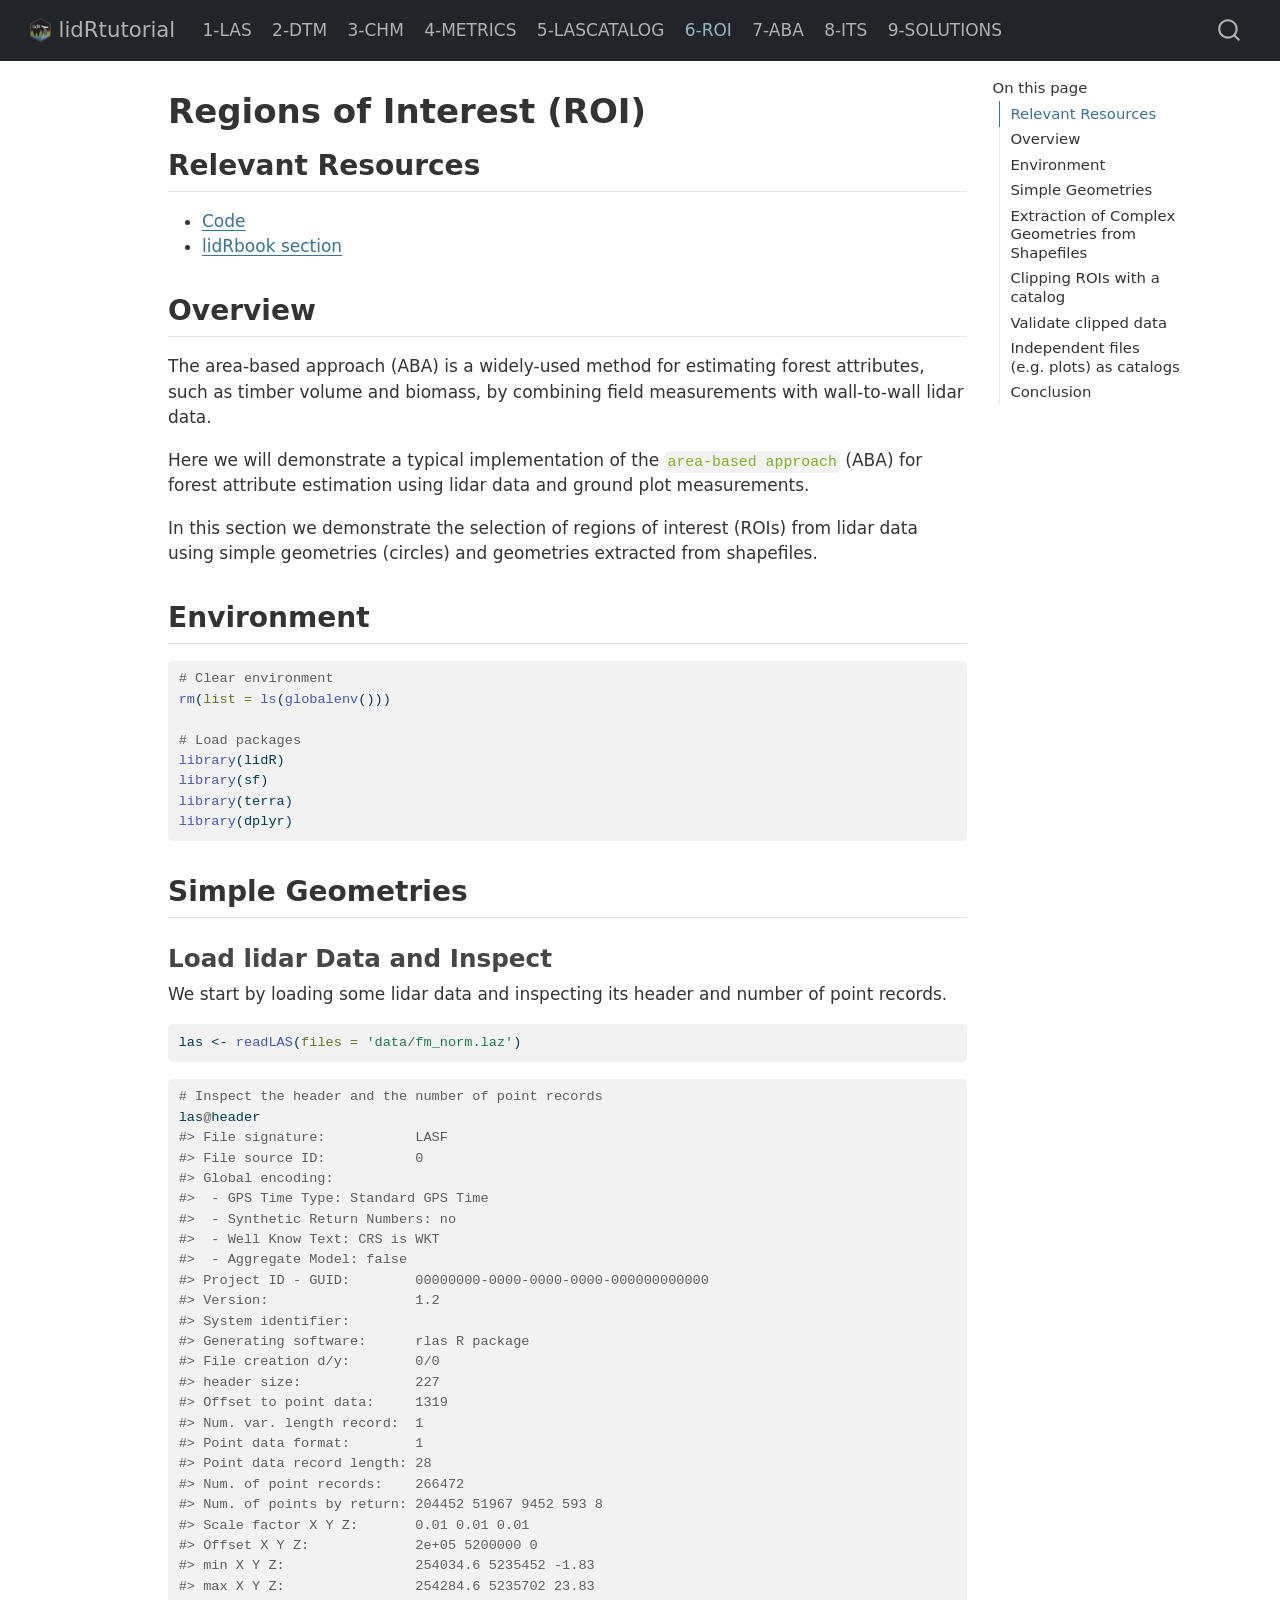
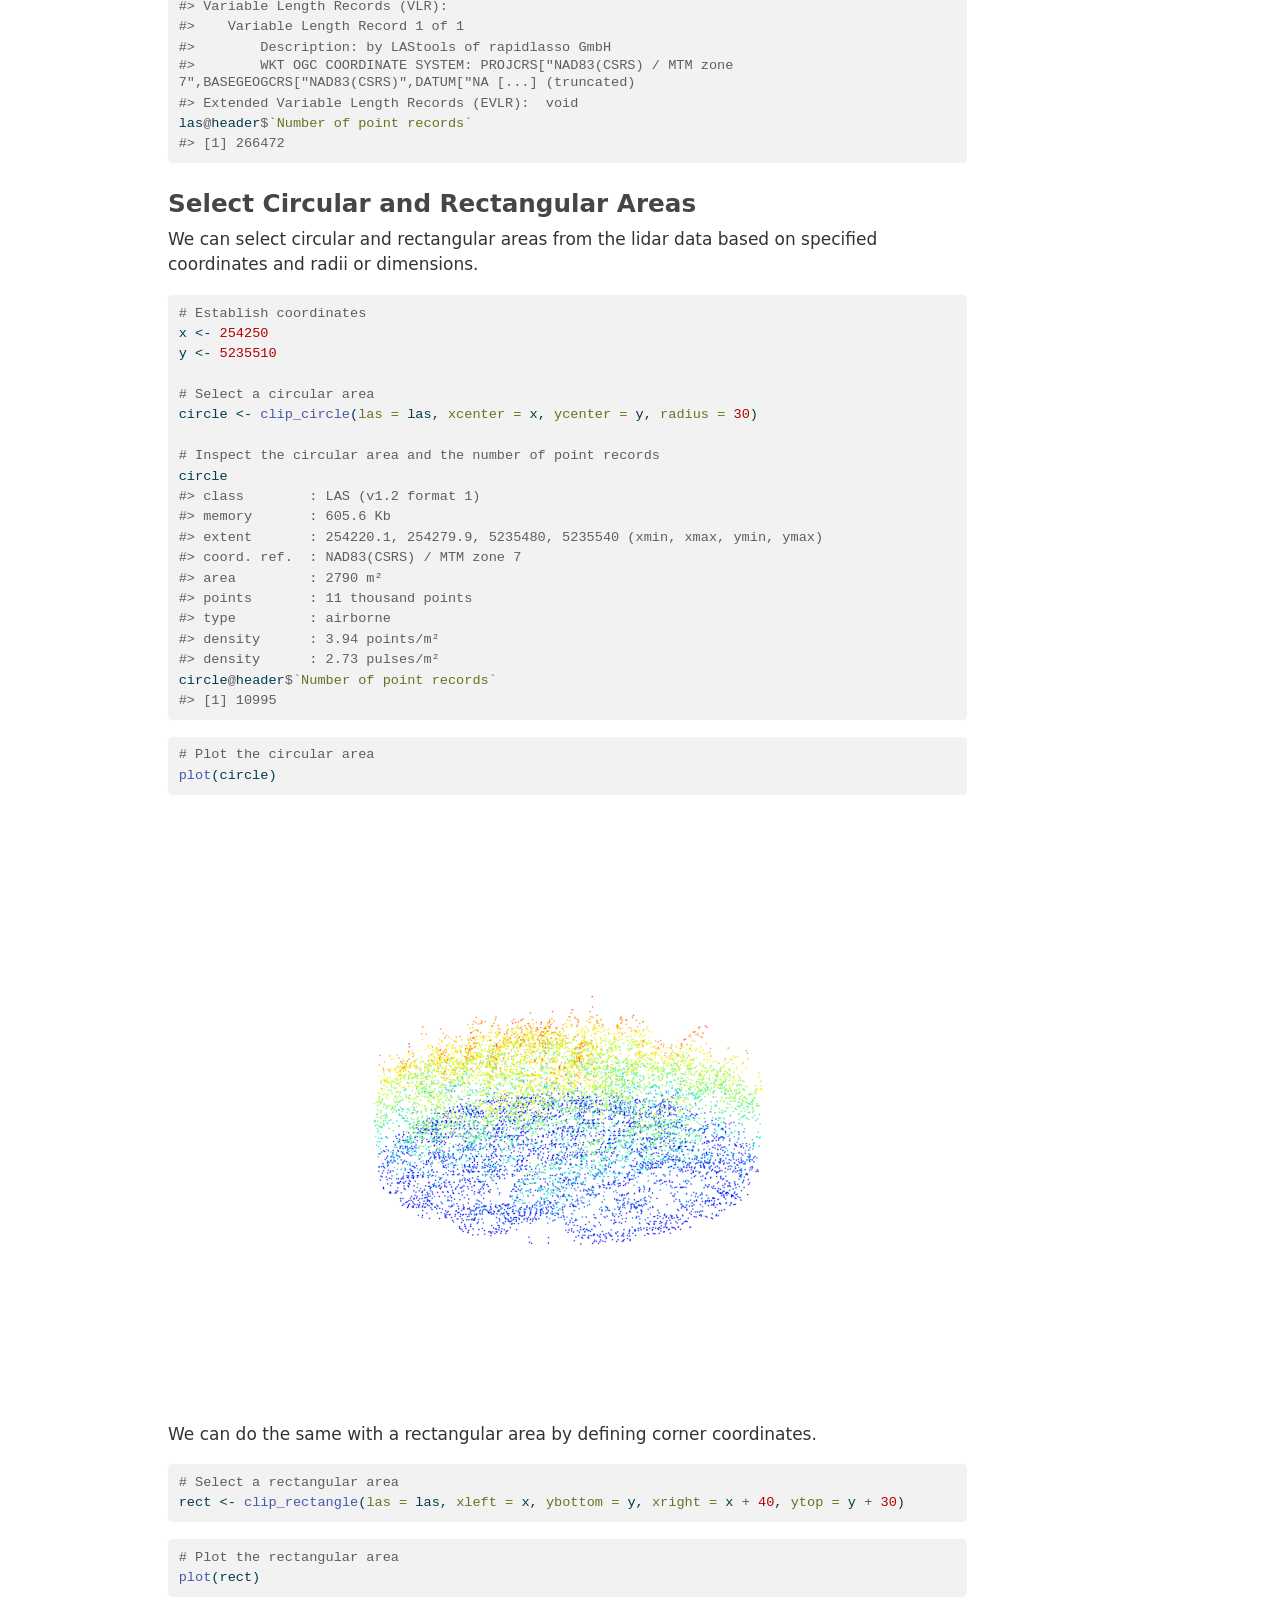
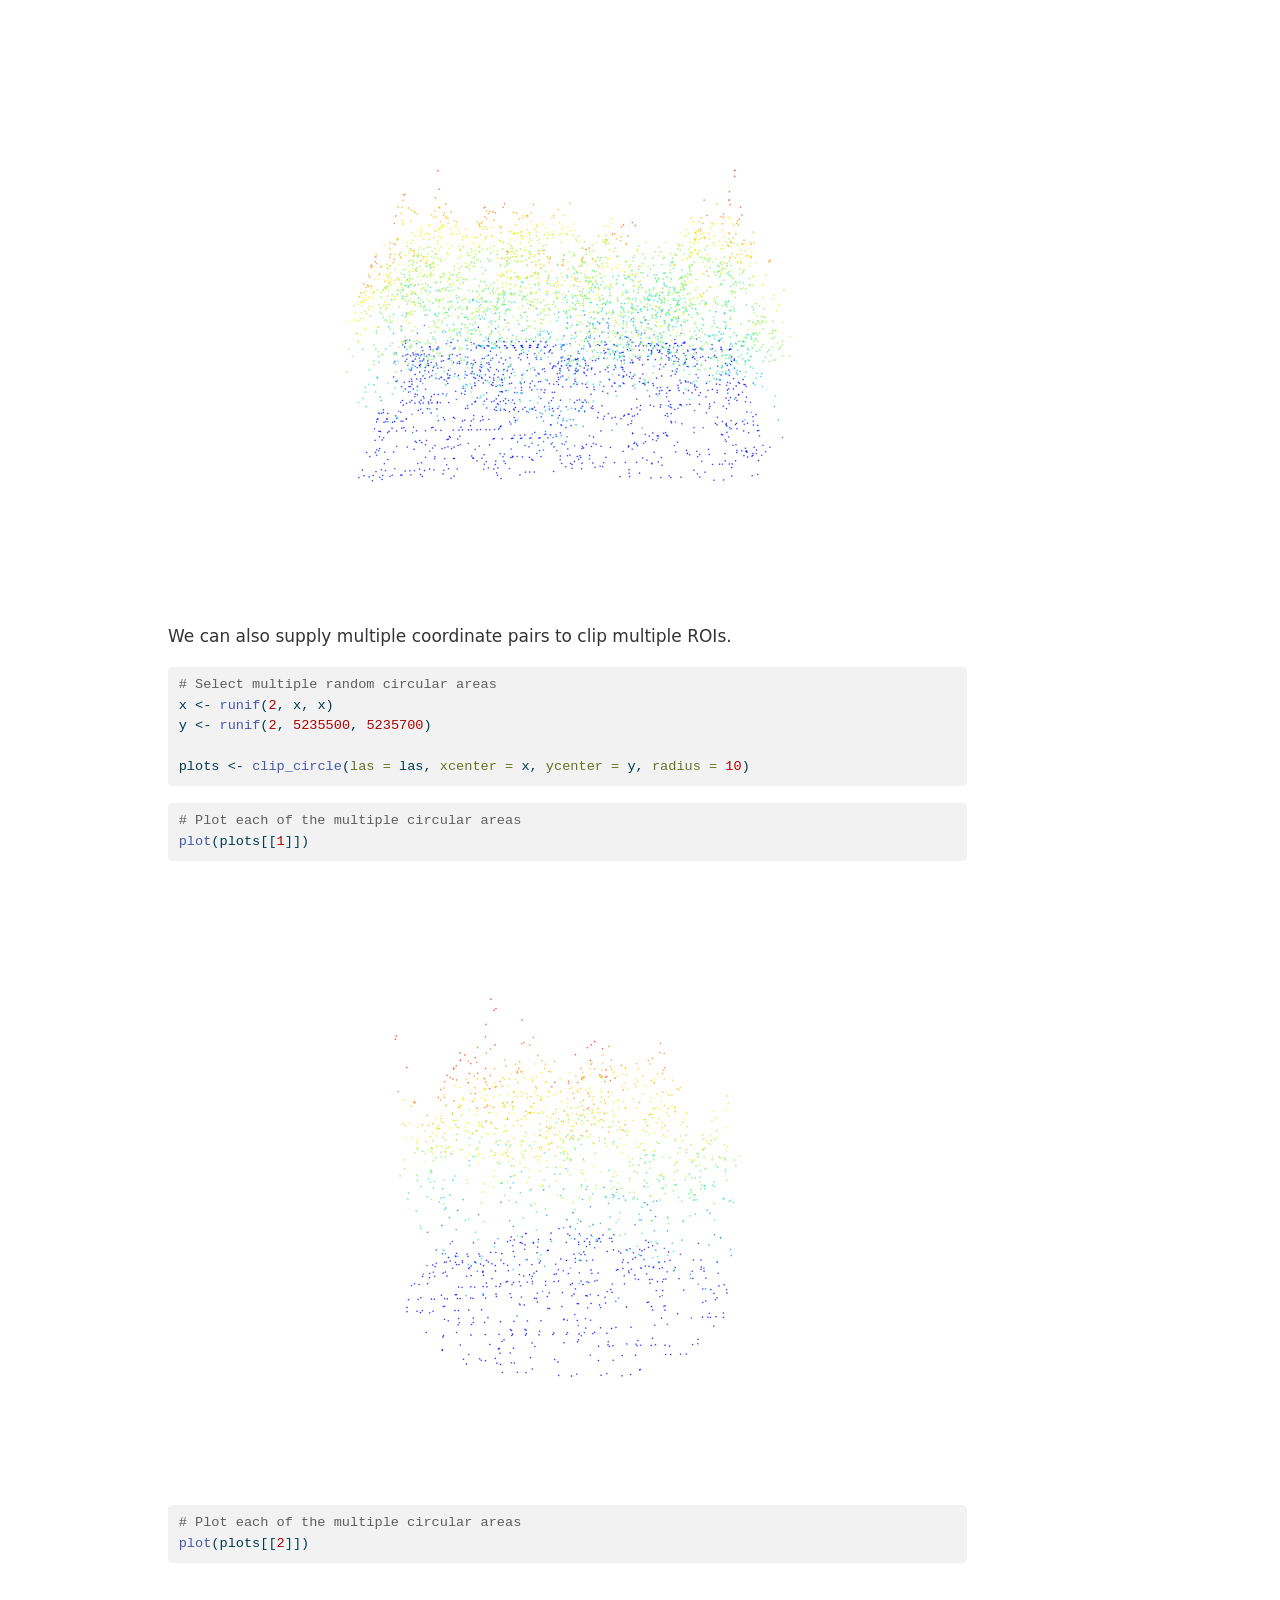
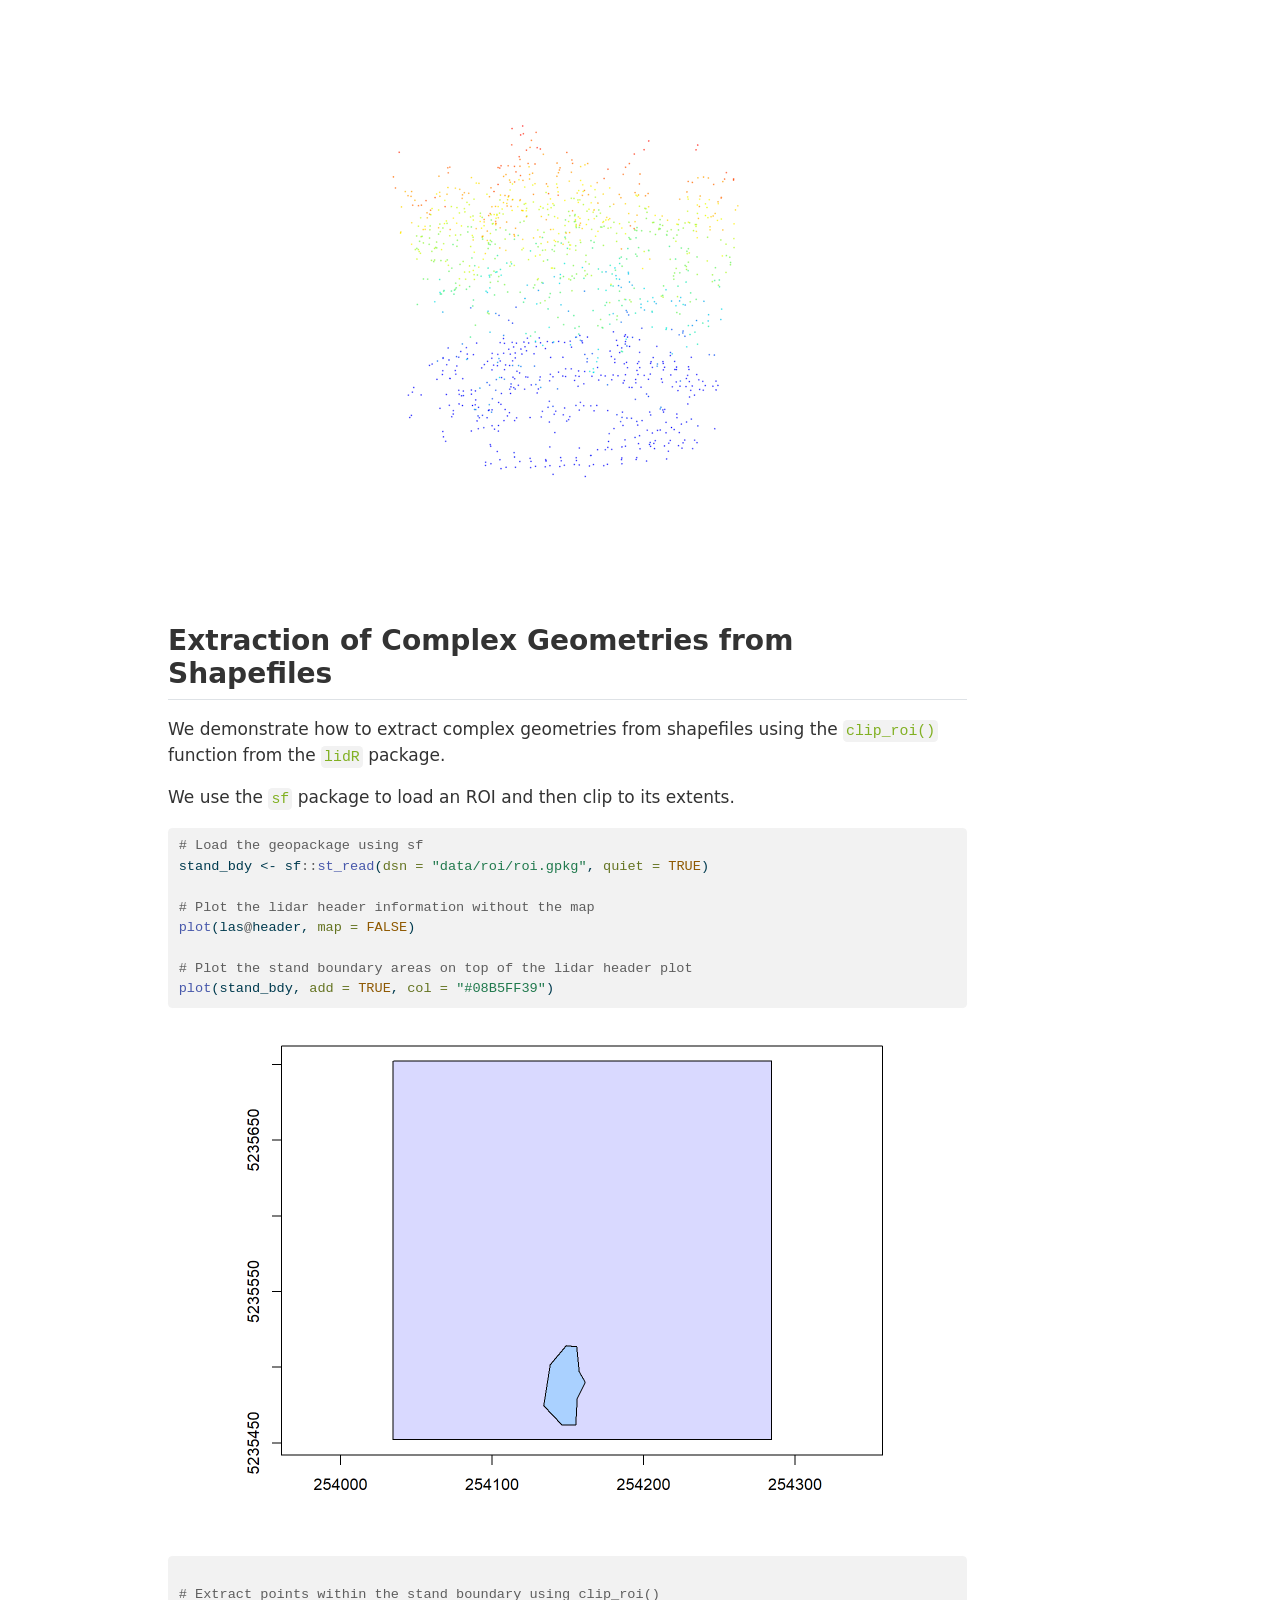
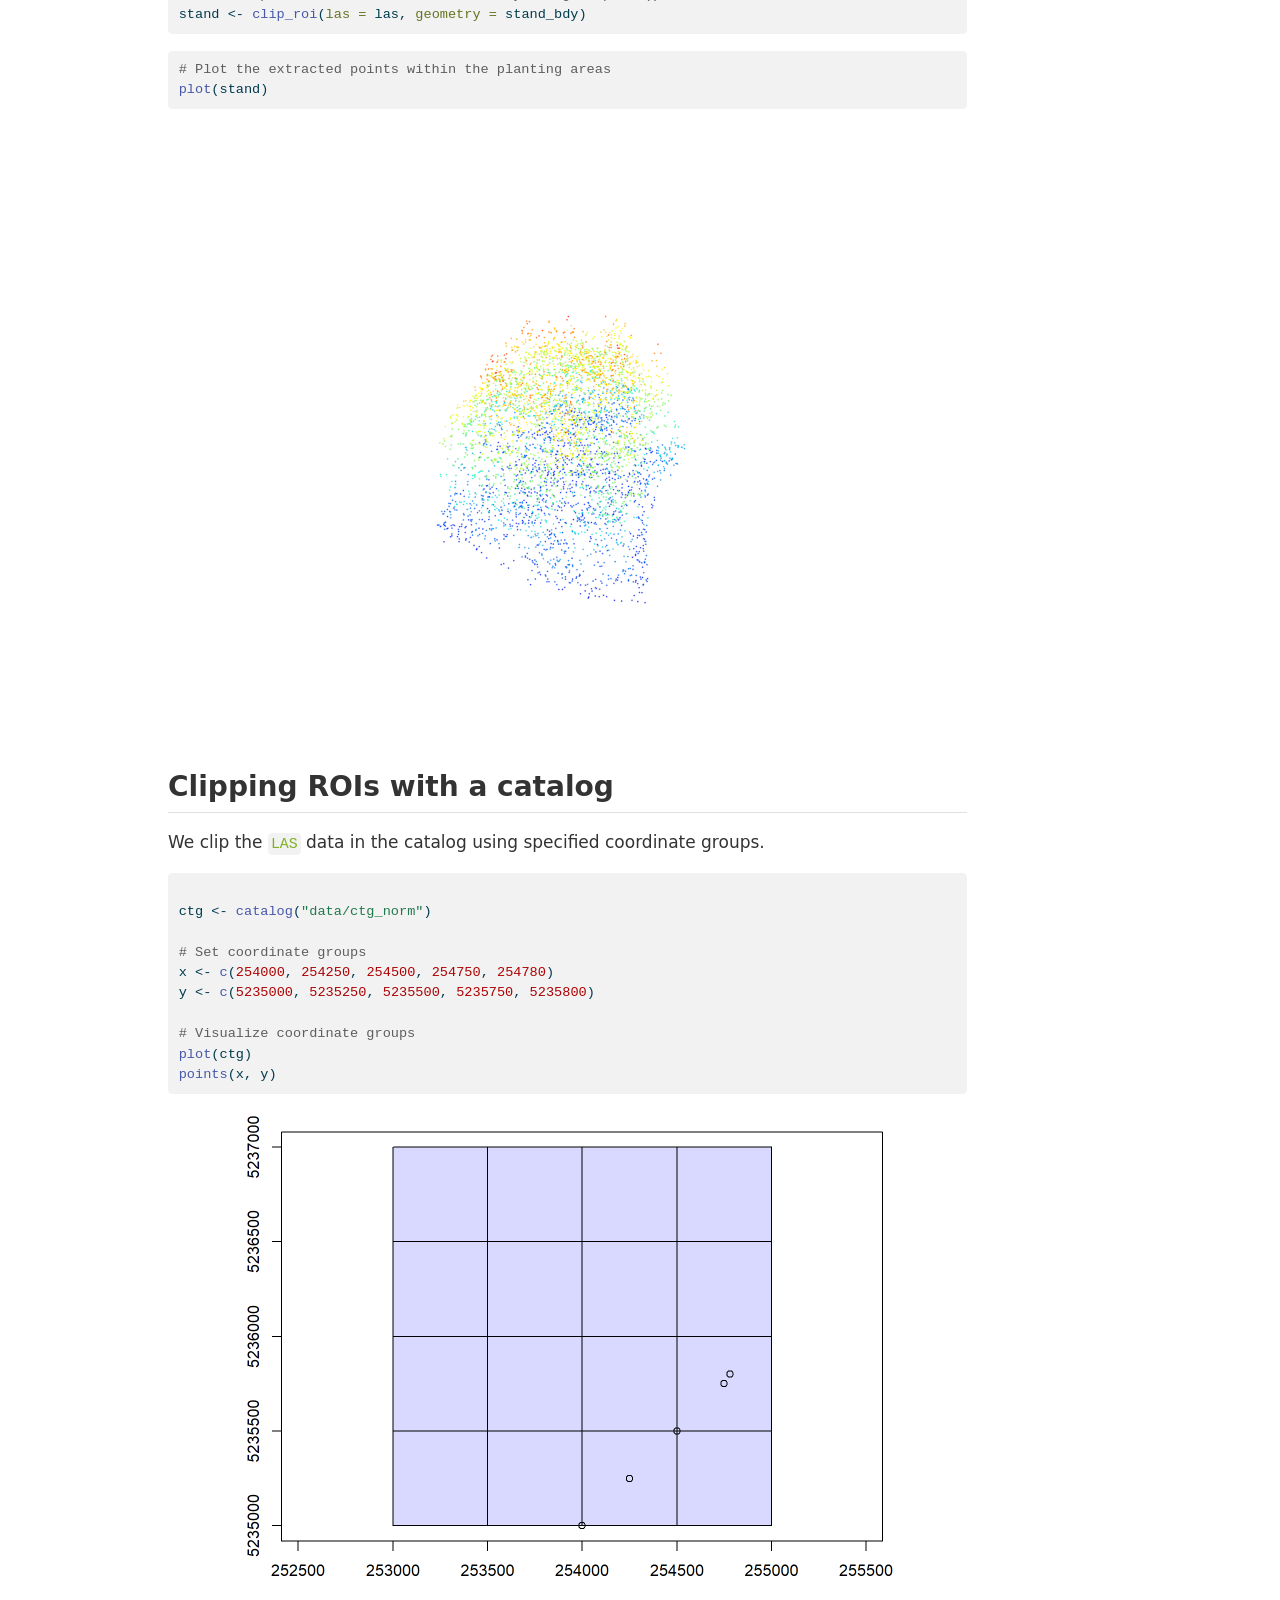
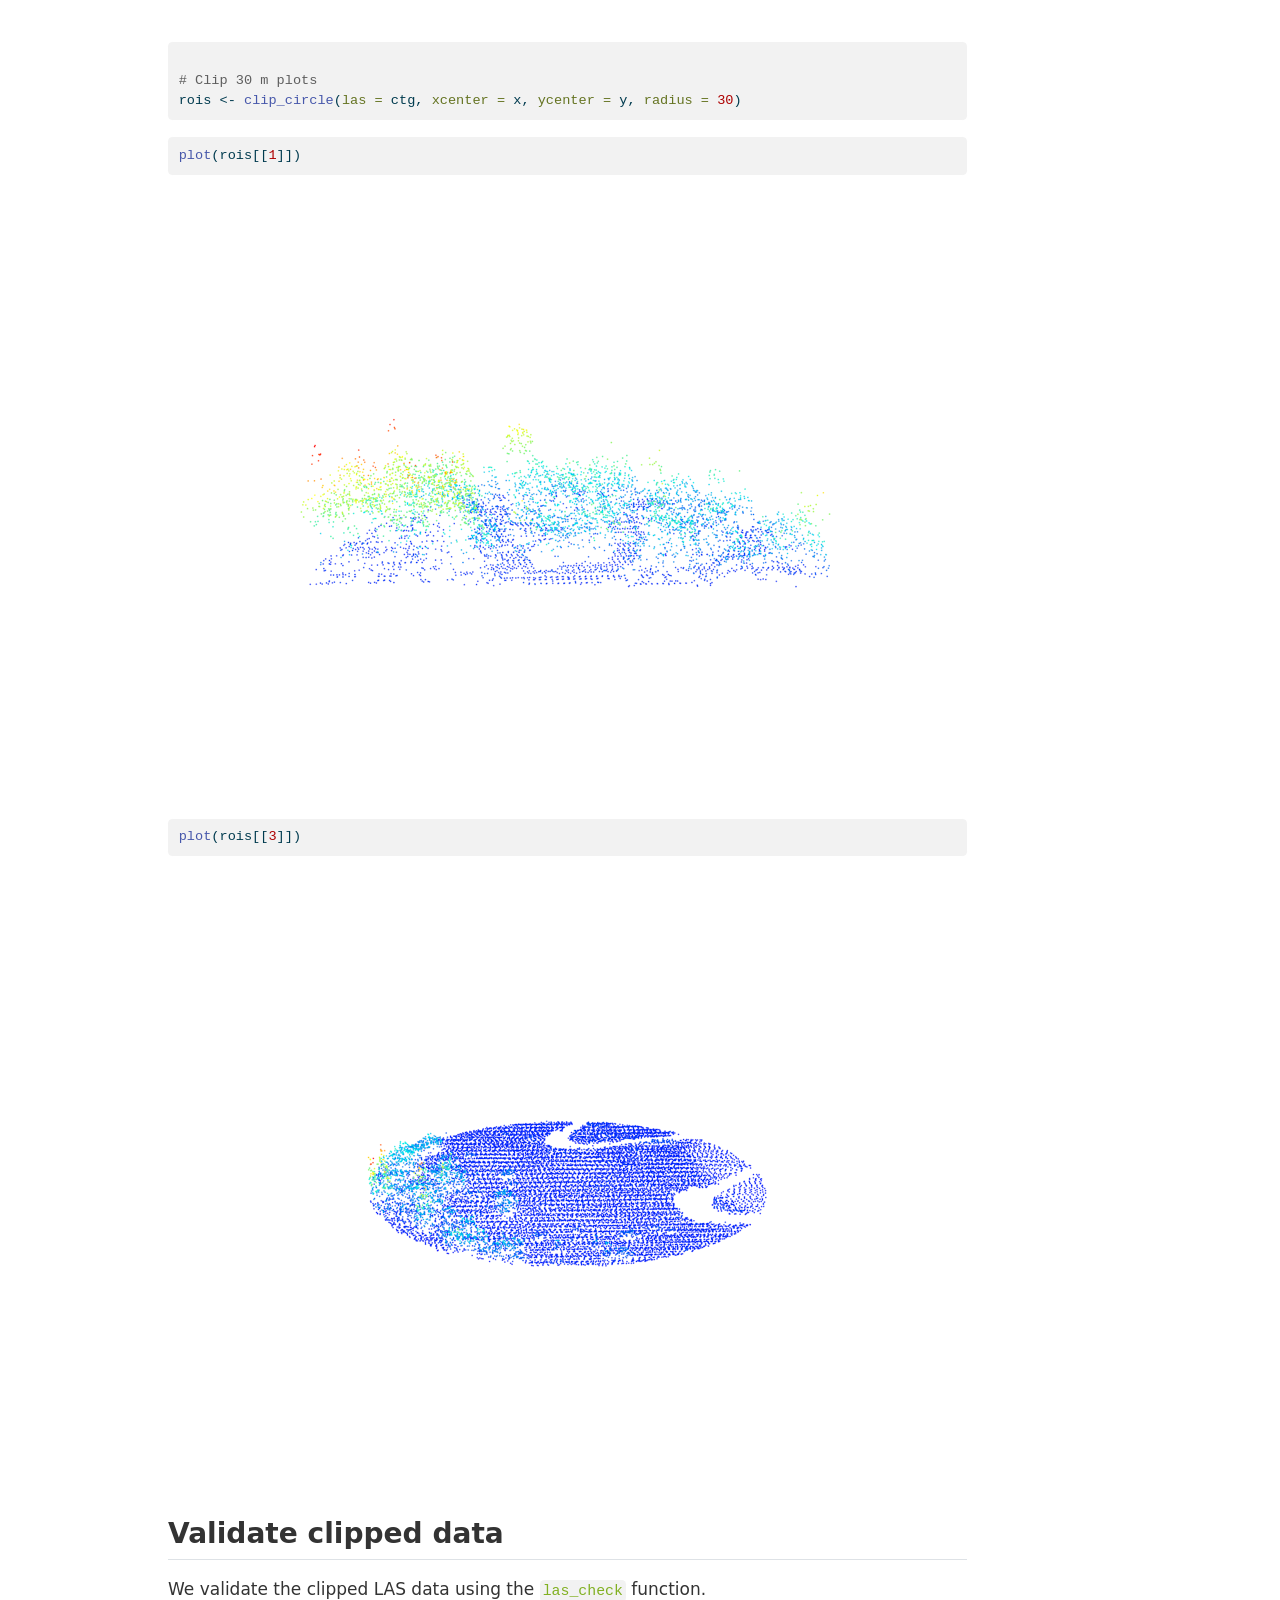
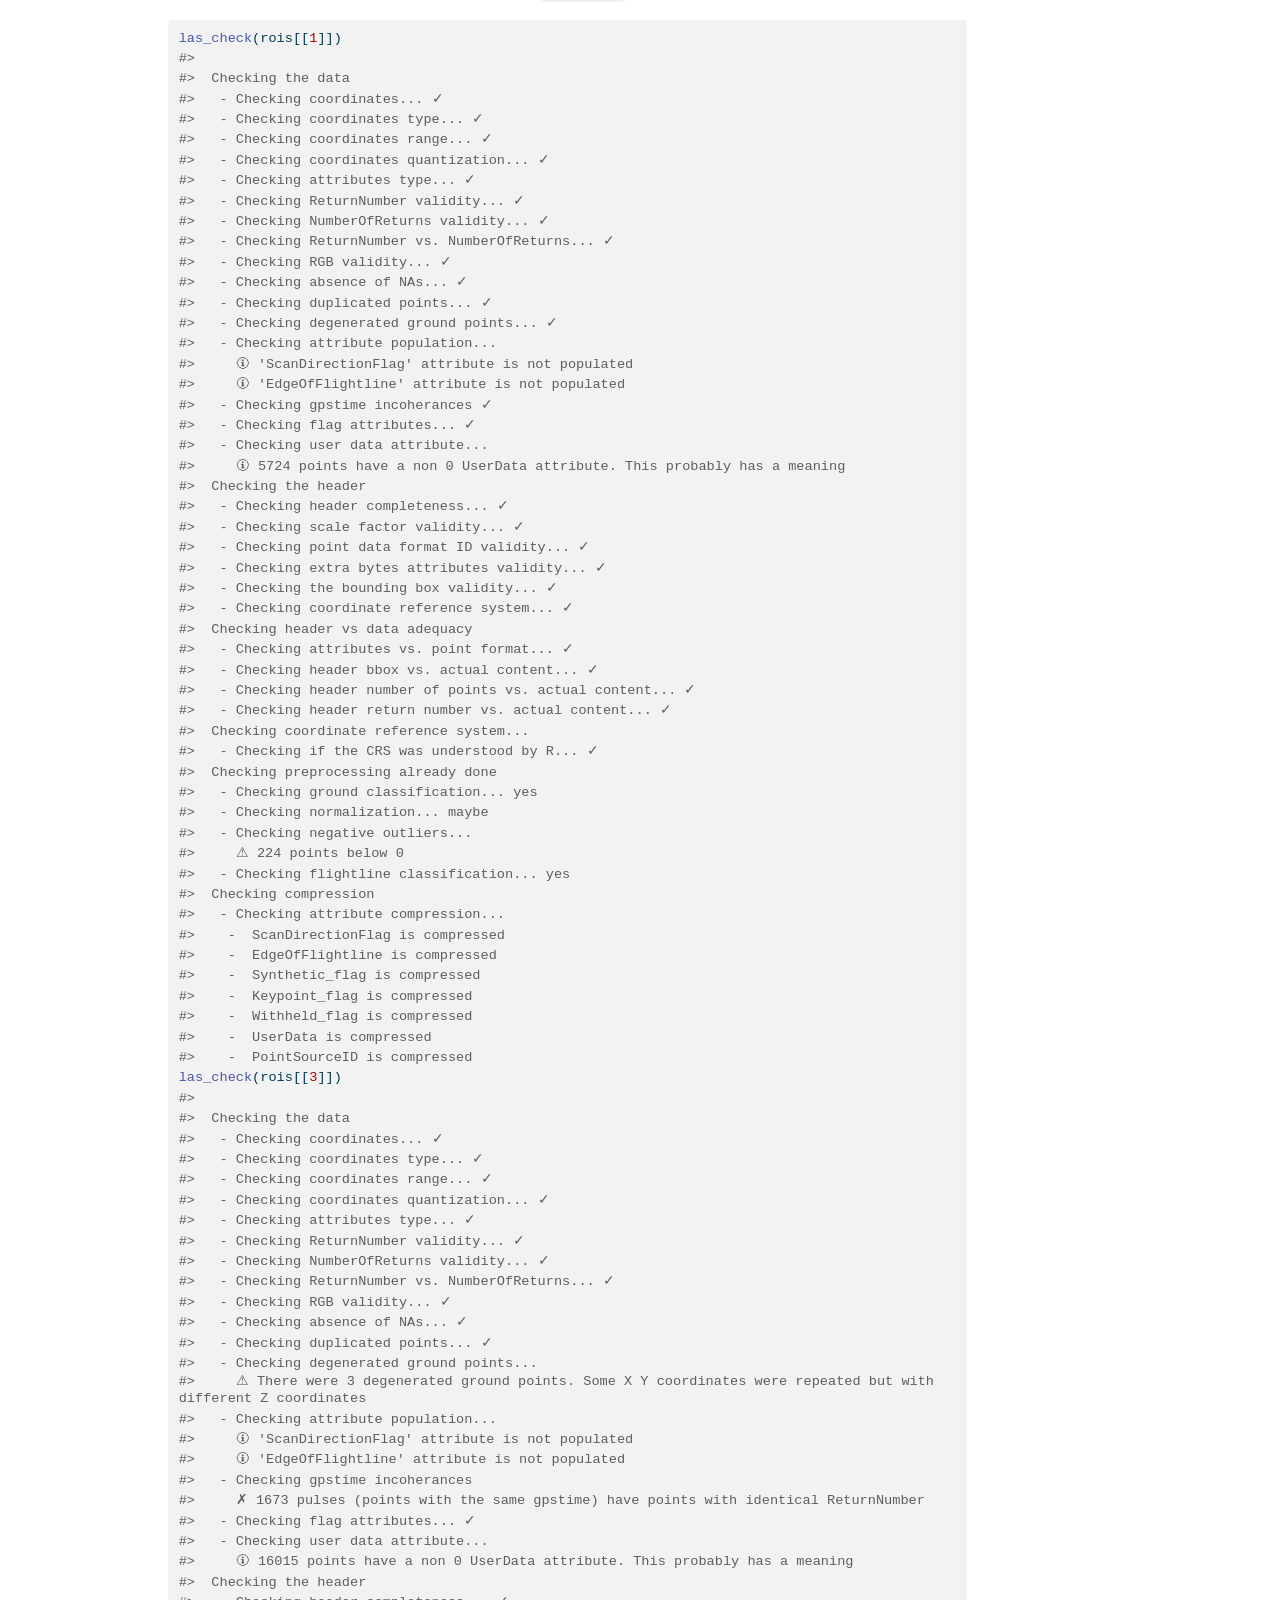
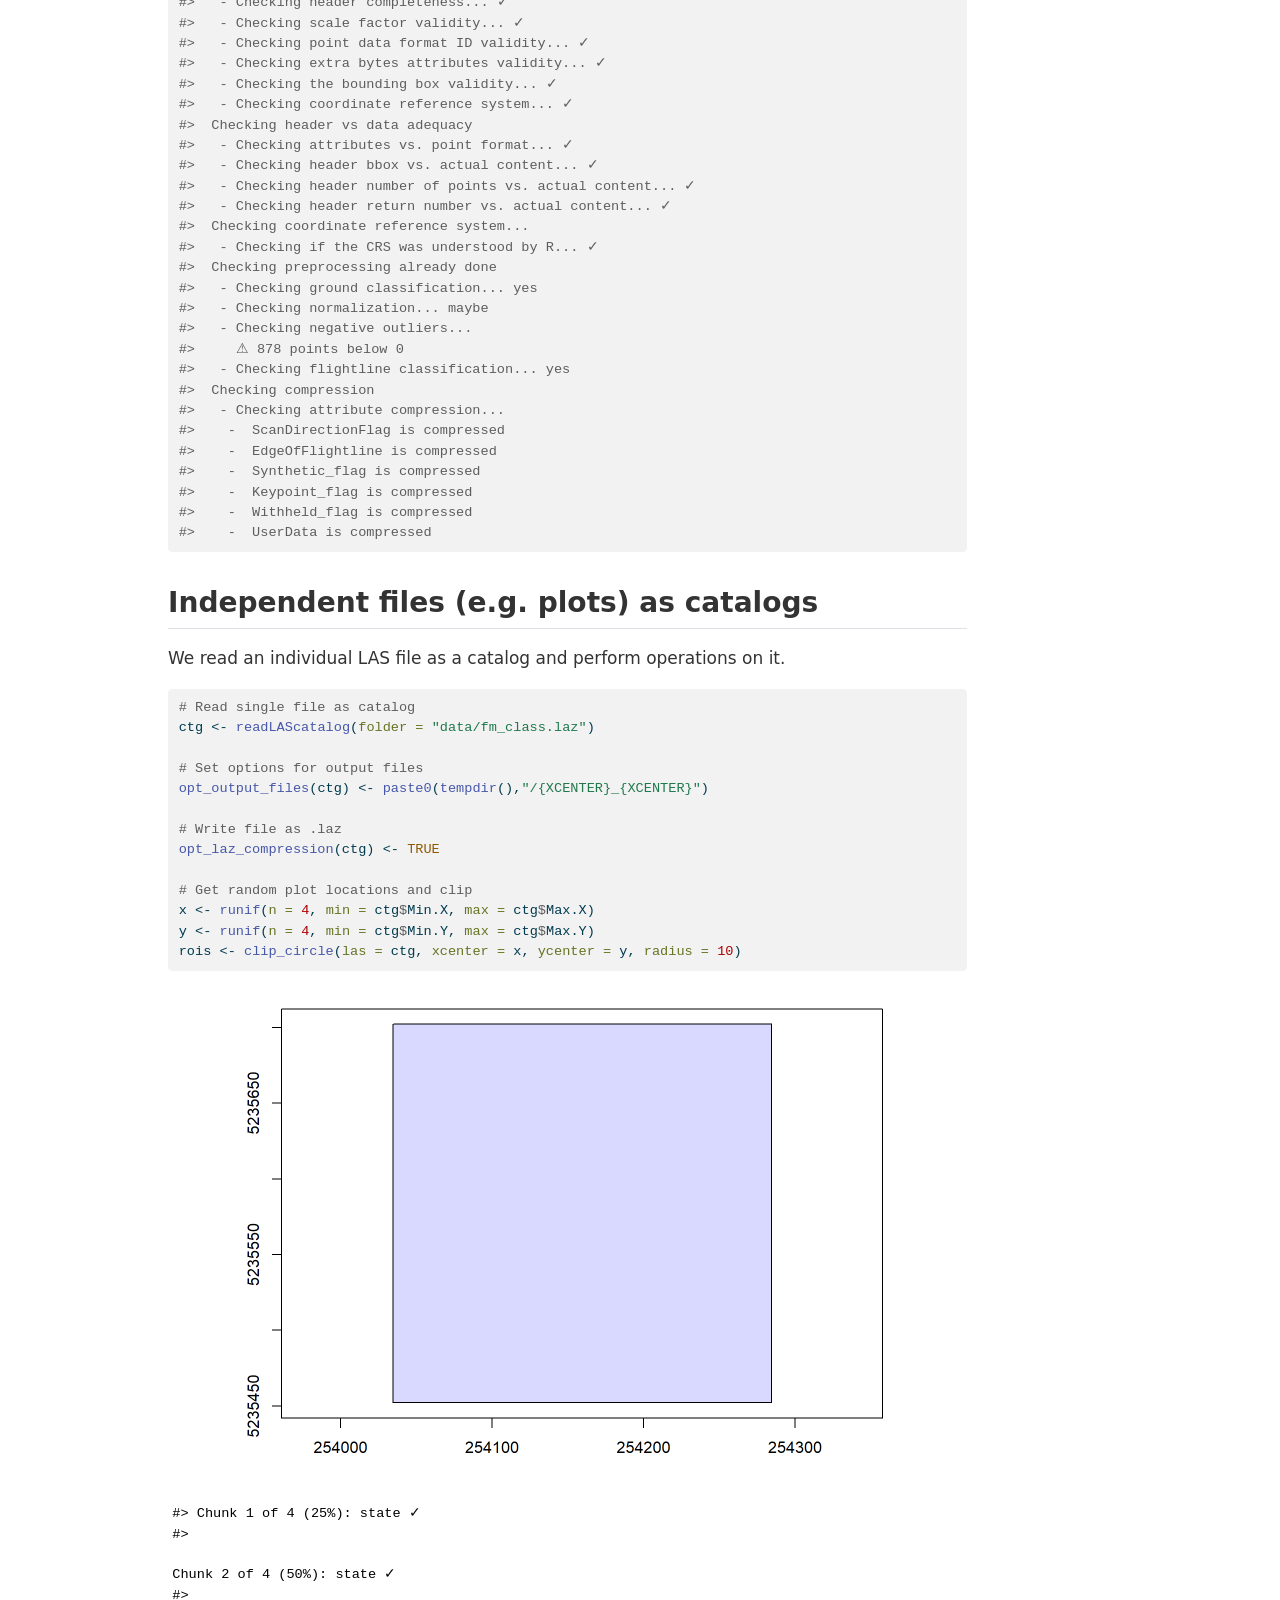
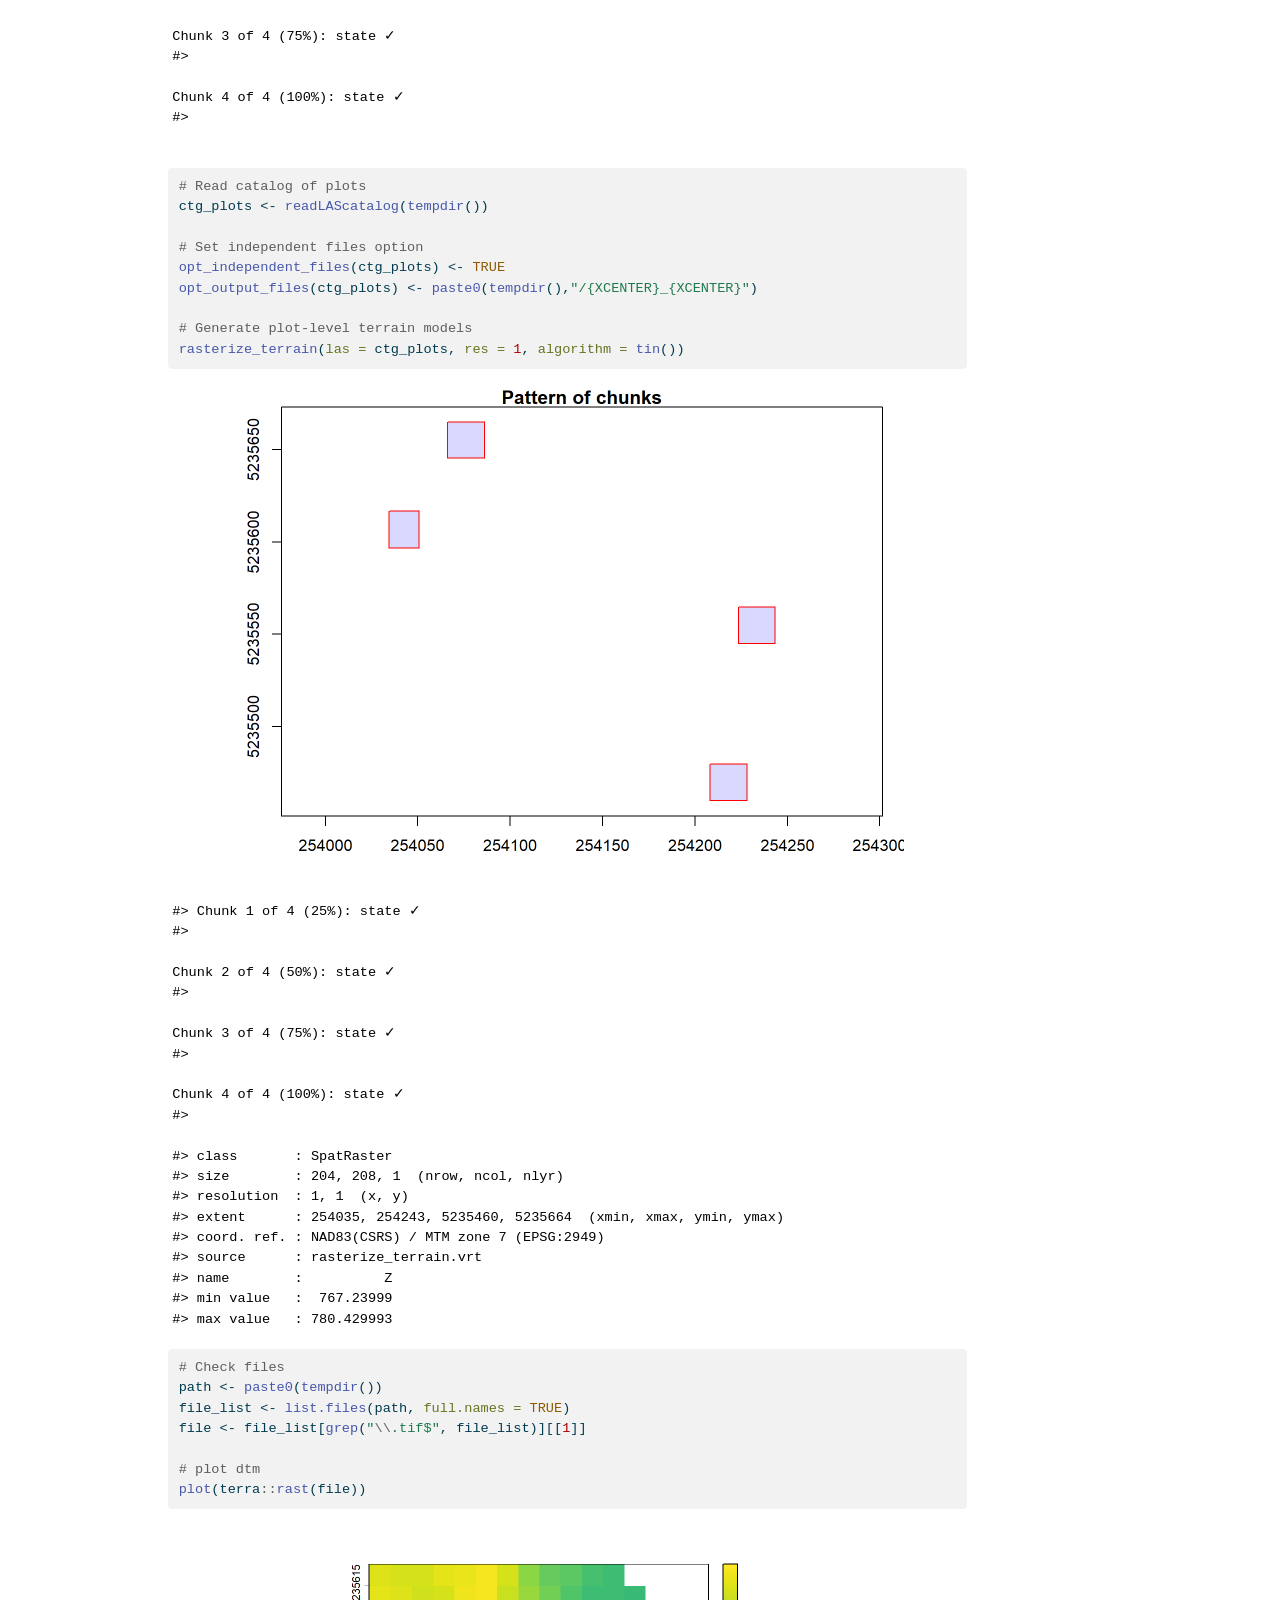
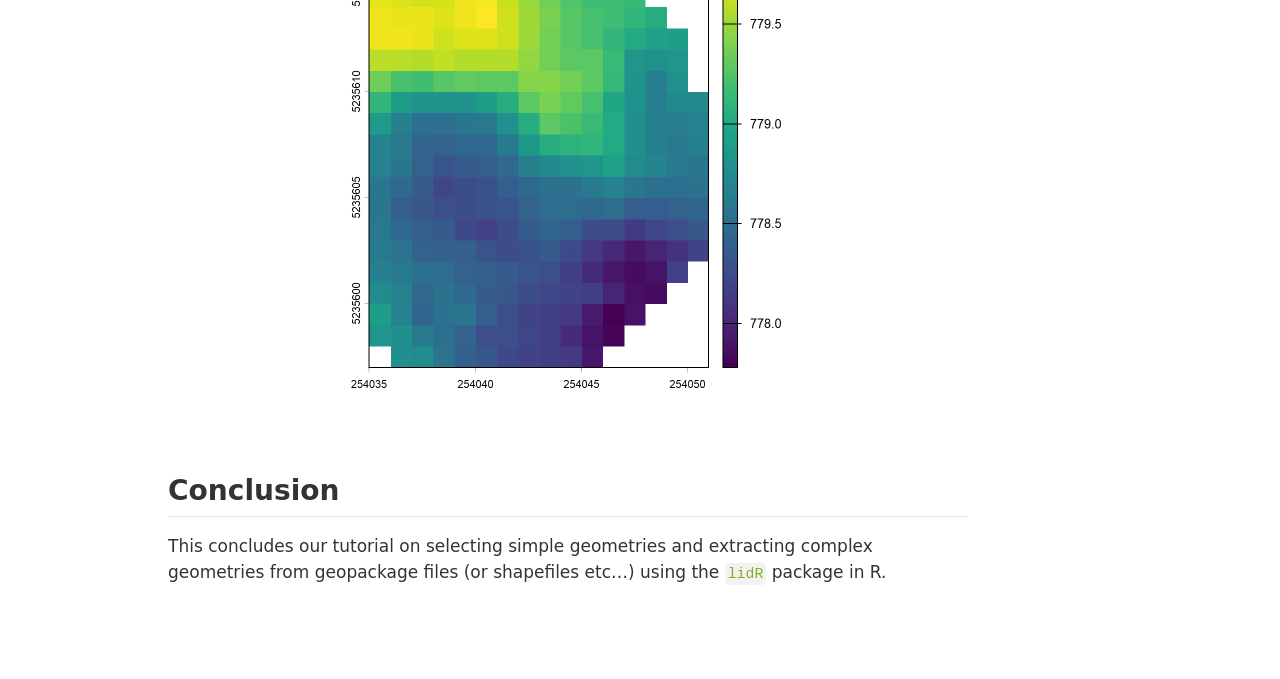
<file: docs/06_roi.html>
<!DOCTYPE html>
<html xmlns="http://www.w3.org/1999/xhtml" lang="en" xml:lang="en"><head>

<meta charset="utf-8">
<meta name="generator" content="quarto-1.8.26">

<meta name="viewport" content="width=device-width, initial-scale=1.0, user-scalable=yes">


<title>Regions of Interest (ROI) – lidRtutorial</title>
<style>
code{white-space: pre-wrap;}
span.smallcaps{font-variant: small-caps;}
div.columns{display: flex; gap: min(4vw, 1.5em);}
div.column{flex: auto; overflow-x: auto;}
div.hanging-indent{margin-left: 1.5em; text-indent: -1.5em;}
ul.task-list{list-style: none;}
ul.task-list li input[type="checkbox"] {
  width: 0.8em;
  margin: 0 0.8em 0.2em -1em; /* quarto-specific, see https://github.com/quarto-dev/quarto-cli/issues/4556 */ 
  vertical-align: middle;
}
/* CSS for syntax highlighting */
html { -webkit-text-size-adjust: 100%; }
pre > code.sourceCode { white-space: pre; position: relative; }
pre > code.sourceCode > span { display: inline-block; line-height: 1.25; }
pre > code.sourceCode > span:empty { height: 1.2em; }
.sourceCode { overflow: visible; }
code.sourceCode > span { color: inherit; text-decoration: inherit; }
div.sourceCode { margin: 1em 0; }
pre.sourceCode { margin: 0; }
@media screen {
div.sourceCode { overflow: auto; }
}
@media print {
pre > code.sourceCode { white-space: pre-wrap; }
pre > code.sourceCode > span { text-indent: -5em; padding-left: 5em; }
}
pre.numberSource code
  { counter-reset: source-line 0; }
pre.numberSource code > span
  { position: relative; left: -4em; counter-increment: source-line; }
pre.numberSource code > span > a:first-child::before
  { content: counter(source-line);
    position: relative; left: -1em; text-align: right; vertical-align: baseline;
    border: none; display: inline-block;
    -webkit-touch-callout: none; -webkit-user-select: none;
    -khtml-user-select: none; -moz-user-select: none;
    -ms-user-select: none; user-select: none;
    padding: 0 4px; width: 4em;
  }
pre.numberSource { margin-left: 3em;  padding-left: 4px; }
div.sourceCode
  {   }
@media screen {
pre > code.sourceCode > span > a:first-child::before { text-decoration: underline; }
}
</style>


<script src="site_libs/quarto-nav/quarto-nav.js"></script>
<script src="site_libs/quarto-nav/headroom.min.js"></script>
<script src="site_libs/clipboard/clipboard.min.js"></script>
<script src="site_libs/quarto-search/autocomplete.umd.js"></script>
<script src="site_libs/quarto-search/fuse.min.js"></script>
<script src="site_libs/quarto-search/quarto-search.js"></script>
<meta name="quarto:offset" content="./">
<link href="./img/logo.png" rel="icon" type="image/png">
<script src="site_libs/quarto-html/quarto.js" type="module"></script>
<script src="site_libs/quarto-html/tabsets/tabsets.js" type="module"></script>
<script src="site_libs/quarto-html/axe/axe-check.js" type="module"></script>
<script src="site_libs/quarto-html/popper.min.js"></script>
<script src="site_libs/quarto-html/tippy.umd.min.js"></script>
<script src="site_libs/quarto-html/anchor.min.js"></script>
<link href="site_libs/quarto-html/tippy.css" rel="stylesheet">
<link href="site_libs/quarto-html/quarto-syntax-highlighting-587c61ba64f3a5504c4d52d930310e48.css" rel="stylesheet" id="quarto-text-highlighting-styles">
<script src="site_libs/bootstrap/bootstrap.min.js"></script>
<link href="site_libs/bootstrap/bootstrap-icons.css" rel="stylesheet">
<link href="site_libs/bootstrap/bootstrap-2b2f74de2f4973298fd85563bc9a9e04.min.css" rel="stylesheet" append-hash="true" id="quarto-bootstrap" data-mode="light">
<script src="site_libs/quarto-contrib/glightbox/glightbox.min.js"></script>
<link href="site_libs/quarto-contrib/glightbox/glightbox.min.css" rel="stylesheet">
<link href="site_libs/quarto-contrib/glightbox/lightbox.css" rel="stylesheet">
<script id="quarto-search-options" type="application/json">{
  "location": "navbar",
  "copy-button": false,
  "collapse-after": 3,
  "panel-placement": "end",
  "type": "overlay",
  "limit": 50,
  "keyboard-shortcut": [
    "f",
    "/",
    "s"
  ],
  "language": {
    "search-no-results-text": "No results",
    "search-matching-documents-text": "matching documents",
    "search-copy-link-title": "Copy link to search",
    "search-hide-matches-text": "Hide additional matches",
    "search-more-match-text": "more match in this document",
    "search-more-matches-text": "more matches in this document",
    "search-clear-button-title": "Clear",
    "search-text-placeholder": "",
    "search-detached-cancel-button-title": "Cancel",
    "search-submit-button-title": "Submit",
    "search-label": "Search"
  }
}</script>


<link rel="stylesheet" href="assets/custom.css">
</head>

<body class="nav-fixed quarto-light">

<div id="quarto-search-results"></div>
  <header id="quarto-header" class="headroom fixed-top">
    <nav class="navbar navbar-expand-lg " data-bs-theme="dark">
      <div class="navbar-container container-fluid">
      <div class="navbar-brand-container mx-auto">
    <a href="./index.html" class="navbar-brand navbar-brand-logo">
    <img src="./img/logo.png" alt="" class="navbar-logo light-content">
    <img src="./img/logo.png" alt="" class="navbar-logo dark-content">
    </a>
    <a class="navbar-brand" href="./index.html">
    <span class="navbar-title">lidRtutorial</span>
    </a>
  </div>
            <div id="quarto-search" class="" title="Search"></div>
          <button class="navbar-toggler" type="button" data-bs-toggle="collapse" data-bs-target="#navbarCollapse" aria-controls="navbarCollapse" role="menu" aria-expanded="false" aria-label="Toggle navigation" onclick="if (window.quartoToggleHeadroom) { window.quartoToggleHeadroom(); }">
  <span class="navbar-toggler-icon"></span>
</button>
          <div class="collapse navbar-collapse" id="navbarCollapse">
            <ul class="navbar-nav navbar-nav-scroll me-auto">
  <li class="nav-item">
    <a class="nav-link" href="./01_read.html"> 
<span class="menu-text">1-LAS</span></a>
  </li>  
  <li class="nav-item">
    <a class="nav-link" href="./02_dtm.html"> 
<span class="menu-text">2-DTM</span></a>
  </li>  
  <li class="nav-item">
    <a class="nav-link" href="./03_chm.html"> 
<span class="menu-text">3-CHM</span></a>
  </li>  
  <li class="nav-item">
    <a class="nav-link" href="./04_metrics.html"> 
<span class="menu-text">4-METRICS</span></a>
  </li>  
  <li class="nav-item">
    <a class="nav-link" href="./05_catalog.html"> 
<span class="menu-text">5-LASCATALOG</span></a>
  </li>  
  <li class="nav-item">
    <a class="nav-link active" href="./06_roi.html" aria-current="page"> 
<span class="menu-text">6-ROI</span></a>
  </li>  
  <li class="nav-item">
    <a class="nav-link" href="./07_aba.html"> 
<span class="menu-text">7-ABA</span></a>
  </li>  
  <li class="nav-item">
    <a class="nav-link" href="./08_its.html"> 
<span class="menu-text">8-ITS</span></a>
  </li>  
  <li class="nav-item">
    <a class="nav-link" href="./09_solutions.html"> 
<span class="menu-text">9-SOLUTIONS</span></a>
  </li>  
</ul>
          </div> <!-- /navcollapse -->
            <div class="quarto-navbar-tools">
</div>
      </div> <!-- /container-fluid -->
    </nav>
</header>
<!-- content -->
<div id="quarto-content" class="quarto-container page-columns page-rows-contents page-layout-article page-navbar">
<!-- sidebar -->
<!-- margin-sidebar -->
    <div id="quarto-margin-sidebar" class="sidebar margin-sidebar">
        <nav id="TOC" role="doc-toc" class="toc-active">
    <h2 id="toc-title">On this page</h2>
   
  <ul>
  <li><a href="#relevant-resources" id="toc-relevant-resources" class="nav-link active" data-scroll-target="#relevant-resources">Relevant Resources</a></li>
  <li><a href="#overview" id="toc-overview" class="nav-link" data-scroll-target="#overview">Overview</a></li>
  <li><a href="#environment" id="toc-environment" class="nav-link" data-scroll-target="#environment">Environment</a></li>
  <li><a href="#simple-geometries" id="toc-simple-geometries" class="nav-link" data-scroll-target="#simple-geometries">Simple Geometries</a>
  <ul>
  <li><a href="#load-lidar-data-and-inspect" id="toc-load-lidar-data-and-inspect" class="nav-link" data-scroll-target="#load-lidar-data-and-inspect">Load lidar Data and Inspect</a></li>
  <li><a href="#select-circular-and-rectangular-areas" id="toc-select-circular-and-rectangular-areas" class="nav-link" data-scroll-target="#select-circular-and-rectangular-areas">Select Circular and Rectangular Areas</a></li>
  </ul></li>
  <li><a href="#extraction-of-complex-geometries-from-shapefiles" id="toc-extraction-of-complex-geometries-from-shapefiles" class="nav-link" data-scroll-target="#extraction-of-complex-geometries-from-shapefiles">Extraction of Complex Geometries from Shapefiles</a></li>
  <li><a href="#clipping-rois-with-a-catalog" id="toc-clipping-rois-with-a-catalog" class="nav-link" data-scroll-target="#clipping-rois-with-a-catalog">Clipping ROIs with a catalog</a></li>
  <li><a href="#validate-clipped-data" id="toc-validate-clipped-data" class="nav-link" data-scroll-target="#validate-clipped-data">Validate clipped data</a></li>
  <li><a href="#independent-files-e.g.-plots-as-catalogs" id="toc-independent-files-e.g.-plots-as-catalogs" class="nav-link" data-scroll-target="#independent-files-e.g.-plots-as-catalogs">Independent files (e.g.&nbsp;plots) as catalogs</a></li>
  <li><a href="#conclusion" id="toc-conclusion" class="nav-link" data-scroll-target="#conclusion">Conclusion</a></li>
  </ul>
</nav>
    </div>
<!-- main -->
<main class="content" id="quarto-document-content">

<header id="title-block-header" class="quarto-title-block default">
<div class="quarto-title">
<h1 class="title">Regions of Interest (ROI)</h1>
</div>



<div class="quarto-title-meta">

    
  
    
  </div>
  


</header>


<section id="relevant-resources" class="level2">
<h2 class="anchored" data-anchor-id="relevant-resources">Relevant Resources</h2>
<ul>
<li><a href="https://github.com/liamirwin/SL25_lidRtutorial/blob/main/R/06_roi.R">Code</a></li>
<li><a href="https://r-lidar.github.io/lidRbook/engine.html#sec-engine-clip">lidRbook section</a></li>
</ul>
</section>
<section id="overview" class="level2">
<h2 class="anchored" data-anchor-id="overview">Overview</h2>
<p>The area-based approach (ABA) is a widely-used method for estimating forest attributes, such as timber volume and biomass, by combining field measurements with wall-to-wall lidar data.</p>
<p>Here we will demonstrate a typical implementation of the <code>area-based approach</code> (ABA) for forest attribute estimation using lidar data and ground plot measurements.</p>
<p>In this section we demonstrate the selection of regions of interest (ROIs) from lidar data using simple geometries (circles) and geometries extracted from shapefiles.</p>
</section>
<section id="environment" class="level2">
<h2 class="anchored" data-anchor-id="environment">Environment</h2>
<div class="cell" data-layout-align="center" data-warnings="false">
<div class="code-copy-outer-scaffold"><div class="sourceCode cell-code" id="cb1"><pre class="sourceCode r code-with-copy"><code class="sourceCode r"><span id="cb1-1"><a href="#cb1-1" aria-hidden="true" tabindex="-1"></a><span class="co"># Clear environment</span></span>
<span id="cb1-2"><a href="#cb1-2" aria-hidden="true" tabindex="-1"></a><span class="fu">rm</span>(<span class="at">list =</span> <span class="fu">ls</span>(<span class="fu">globalenv</span>()))</span>
<span id="cb1-3"><a href="#cb1-3" aria-hidden="true" tabindex="-1"></a></span>
<span id="cb1-4"><a href="#cb1-4" aria-hidden="true" tabindex="-1"></a><span class="co"># Load packages</span></span>
<span id="cb1-5"><a href="#cb1-5" aria-hidden="true" tabindex="-1"></a><span class="fu">library</span>(lidR)</span>
<span id="cb1-6"><a href="#cb1-6" aria-hidden="true" tabindex="-1"></a><span class="fu">library</span>(sf)</span>
<span id="cb1-7"><a href="#cb1-7" aria-hidden="true" tabindex="-1"></a><span class="fu">library</span>(terra)</span>
<span id="cb1-8"><a href="#cb1-8" aria-hidden="true" tabindex="-1"></a><span class="fu">library</span>(dplyr)</span></code></pre></div><button title="Copy to Clipboard" class="code-copy-button"><i class="bi"></i></button></div>
</div>
</section>
<section id="simple-geometries" class="level2">
<h2 class="anchored" data-anchor-id="simple-geometries">Simple Geometries</h2>
<section id="load-lidar-data-and-inspect" class="level3">
<h3 class="anchored" data-anchor-id="load-lidar-data-and-inspect">Load lidar Data and Inspect</h3>
<p>We start by loading some lidar data and inspecting its header and number of point records.</p>
<div class="cell" data-layout-align="center">
<div class="code-copy-outer-scaffold"><div class="sourceCode cell-code" id="cb2"><pre class="sourceCode r code-with-copy"><code class="sourceCode r"><span id="cb2-1"><a href="#cb2-1" aria-hidden="true" tabindex="-1"></a>las <span class="ot">&lt;-</span> <span class="fu">readLAS</span>(<span class="at">files =</span> <span class="st">'data/fm_norm.laz'</span>)</span></code></pre></div><button title="Copy to Clipboard" class="code-copy-button"><i class="bi"></i></button></div>
<div class="code-copy-outer-scaffold"><div class="sourceCode cell-code" id="cb3"><pre class="sourceCode r code-with-copy"><code class="sourceCode r"><span id="cb3-1"><a href="#cb3-1" aria-hidden="true" tabindex="-1"></a><span class="co"># Inspect the header and the number of point records</span></span>
<span id="cb3-2"><a href="#cb3-2" aria-hidden="true" tabindex="-1"></a>las<span class="sc">@</span>header</span>
<span id="cb3-3"><a href="#cb3-3" aria-hidden="true" tabindex="-1"></a><span class="co">#&gt; File signature:           LASF </span></span>
<span id="cb3-4"><a href="#cb3-4" aria-hidden="true" tabindex="-1"></a><span class="co">#&gt; File source ID:           0 </span></span>
<span id="cb3-5"><a href="#cb3-5" aria-hidden="true" tabindex="-1"></a><span class="co">#&gt; Global encoding:</span></span>
<span id="cb3-6"><a href="#cb3-6" aria-hidden="true" tabindex="-1"></a><span class="co">#&gt;  - GPS Time Type: Standard GPS Time </span></span>
<span id="cb3-7"><a href="#cb3-7" aria-hidden="true" tabindex="-1"></a><span class="co">#&gt;  - Synthetic Return Numbers: no </span></span>
<span id="cb3-8"><a href="#cb3-8" aria-hidden="true" tabindex="-1"></a><span class="co">#&gt;  - Well Know Text: CRS is WKT </span></span>
<span id="cb3-9"><a href="#cb3-9" aria-hidden="true" tabindex="-1"></a><span class="co">#&gt;  - Aggregate Model: false </span></span>
<span id="cb3-10"><a href="#cb3-10" aria-hidden="true" tabindex="-1"></a><span class="co">#&gt; Project ID - GUID:        00000000-0000-0000-0000-000000000000 </span></span>
<span id="cb3-11"><a href="#cb3-11" aria-hidden="true" tabindex="-1"></a><span class="co">#&gt; Version:                  1.2</span></span>
<span id="cb3-12"><a href="#cb3-12" aria-hidden="true" tabindex="-1"></a><span class="co">#&gt; System identifier:         </span></span>
<span id="cb3-13"><a href="#cb3-13" aria-hidden="true" tabindex="-1"></a><span class="co">#&gt; Generating software:      rlas R package </span></span>
<span id="cb3-14"><a href="#cb3-14" aria-hidden="true" tabindex="-1"></a><span class="co">#&gt; File creation d/y:        0/0</span></span>
<span id="cb3-15"><a href="#cb3-15" aria-hidden="true" tabindex="-1"></a><span class="co">#&gt; header size:              227 </span></span>
<span id="cb3-16"><a href="#cb3-16" aria-hidden="true" tabindex="-1"></a><span class="co">#&gt; Offset to point data:     1319 </span></span>
<span id="cb3-17"><a href="#cb3-17" aria-hidden="true" tabindex="-1"></a><span class="co">#&gt; Num. var. length record:  1 </span></span>
<span id="cb3-18"><a href="#cb3-18" aria-hidden="true" tabindex="-1"></a><span class="co">#&gt; Point data format:        1 </span></span>
<span id="cb3-19"><a href="#cb3-19" aria-hidden="true" tabindex="-1"></a><span class="co">#&gt; Point data record length: 28 </span></span>
<span id="cb3-20"><a href="#cb3-20" aria-hidden="true" tabindex="-1"></a><span class="co">#&gt; Num. of point records:    266472 </span></span>
<span id="cb3-21"><a href="#cb3-21" aria-hidden="true" tabindex="-1"></a><span class="co">#&gt; Num. of points by return: 204452 51967 9452 593 8 </span></span>
<span id="cb3-22"><a href="#cb3-22" aria-hidden="true" tabindex="-1"></a><span class="co">#&gt; Scale factor X Y Z:       0.01 0.01 0.01 </span></span>
<span id="cb3-23"><a href="#cb3-23" aria-hidden="true" tabindex="-1"></a><span class="co">#&gt; Offset X Y Z:             2e+05 5200000 0 </span></span>
<span id="cb3-24"><a href="#cb3-24" aria-hidden="true" tabindex="-1"></a><span class="co">#&gt; min X Y Z:                254034.6 5235452 -1.83 </span></span>
<span id="cb3-25"><a href="#cb3-25" aria-hidden="true" tabindex="-1"></a><span class="co">#&gt; max X Y Z:                254284.6 5235702 23.83 </span></span>
<span id="cb3-26"><a href="#cb3-26" aria-hidden="true" tabindex="-1"></a><span class="co">#&gt; Variable Length Records (VLR):</span></span>
<span id="cb3-27"><a href="#cb3-27" aria-hidden="true" tabindex="-1"></a><span class="co">#&gt;    Variable Length Record 1 of 1 </span></span>
<span id="cb3-28"><a href="#cb3-28" aria-hidden="true" tabindex="-1"></a><span class="co">#&gt;        Description: by LAStools of rapidlasso GmbH </span></span>
<span id="cb3-29"><a href="#cb3-29" aria-hidden="true" tabindex="-1"></a><span class="co">#&gt;        WKT OGC COORDINATE SYSTEM: PROJCRS["NAD83(CSRS) / MTM zone 7",BASEGEOGCRS["NAD83(CSRS)",DATUM["NA [...] (truncated)</span></span>
<span id="cb3-30"><a href="#cb3-30" aria-hidden="true" tabindex="-1"></a><span class="co">#&gt; Extended Variable Length Records (EVLR):  void</span></span>
<span id="cb3-31"><a href="#cb3-31" aria-hidden="true" tabindex="-1"></a>las<span class="sc">@</span>header<span class="sc">$</span><span class="st">`</span><span class="at">Number of point records</span><span class="st">`</span></span>
<span id="cb3-32"><a href="#cb3-32" aria-hidden="true" tabindex="-1"></a><span class="co">#&gt; [1] 266472</span></span></code></pre></div><button title="Copy to Clipboard" class="code-copy-button"><i class="bi"></i></button></div>
</div>
</section>
<section id="select-circular-and-rectangular-areas" class="level3">
<h3 class="anchored" data-anchor-id="select-circular-and-rectangular-areas">Select Circular and Rectangular Areas</h3>
<p>We can select circular and rectangular areas from the lidar data based on specified coordinates and radii or dimensions.</p>
<div class="cell" data-layout-align="center">
<div class="code-copy-outer-scaffold"><div class="sourceCode cell-code" id="cb4"><pre class="sourceCode r code-with-copy"><code class="sourceCode r"><span id="cb4-1"><a href="#cb4-1" aria-hidden="true" tabindex="-1"></a><span class="co"># Establish coordinates</span></span>
<span id="cb4-2"><a href="#cb4-2" aria-hidden="true" tabindex="-1"></a>x <span class="ot">&lt;-</span> <span class="dv">254250</span></span>
<span id="cb4-3"><a href="#cb4-3" aria-hidden="true" tabindex="-1"></a>y <span class="ot">&lt;-</span> <span class="dv">5235510</span></span>
<span id="cb4-4"><a href="#cb4-4" aria-hidden="true" tabindex="-1"></a></span>
<span id="cb4-5"><a href="#cb4-5" aria-hidden="true" tabindex="-1"></a><span class="co"># Select a circular area</span></span>
<span id="cb4-6"><a href="#cb4-6" aria-hidden="true" tabindex="-1"></a>circle <span class="ot">&lt;-</span> <span class="fu">clip_circle</span>(<span class="at">las =</span> las, <span class="at">xcenter =</span> x, <span class="at">ycenter =</span> y, <span class="at">radius =</span> <span class="dv">30</span>)</span>
<span id="cb4-7"><a href="#cb4-7" aria-hidden="true" tabindex="-1"></a></span>
<span id="cb4-8"><a href="#cb4-8" aria-hidden="true" tabindex="-1"></a><span class="co"># Inspect the circular area and the number of point records</span></span>
<span id="cb4-9"><a href="#cb4-9" aria-hidden="true" tabindex="-1"></a>circle</span>
<span id="cb4-10"><a href="#cb4-10" aria-hidden="true" tabindex="-1"></a><span class="co">#&gt; class        : LAS (v1.2 format 1)</span></span>
<span id="cb4-11"><a href="#cb4-11" aria-hidden="true" tabindex="-1"></a><span class="co">#&gt; memory       : 605.6 Kb </span></span>
<span id="cb4-12"><a href="#cb4-12" aria-hidden="true" tabindex="-1"></a><span class="co">#&gt; extent       : 254220.1, 254279.9, 5235480, 5235540 (xmin, xmax, ymin, ymax)</span></span>
<span id="cb4-13"><a href="#cb4-13" aria-hidden="true" tabindex="-1"></a><span class="co">#&gt; coord. ref.  : NAD83(CSRS) / MTM zone 7 </span></span>
<span id="cb4-14"><a href="#cb4-14" aria-hidden="true" tabindex="-1"></a><span class="co">#&gt; area         : 2790 m²</span></span>
<span id="cb4-15"><a href="#cb4-15" aria-hidden="true" tabindex="-1"></a><span class="co">#&gt; points       : 11 thousand points</span></span>
<span id="cb4-16"><a href="#cb4-16" aria-hidden="true" tabindex="-1"></a><span class="co">#&gt; type         : airborne</span></span>
<span id="cb4-17"><a href="#cb4-17" aria-hidden="true" tabindex="-1"></a><span class="co">#&gt; density      : 3.94 points/m²</span></span>
<span id="cb4-18"><a href="#cb4-18" aria-hidden="true" tabindex="-1"></a><span class="co">#&gt; density      : 2.73 pulses/m²</span></span>
<span id="cb4-19"><a href="#cb4-19" aria-hidden="true" tabindex="-1"></a>circle<span class="sc">@</span>header<span class="sc">$</span><span class="st">`</span><span class="at">Number of point records</span><span class="st">`</span></span>
<span id="cb4-20"><a href="#cb4-20" aria-hidden="true" tabindex="-1"></a><span class="co">#&gt; [1] 10995</span></span></code></pre></div><button title="Copy to Clipboard" class="code-copy-button"><i class="bi"></i></button></div>
</div>
<div class="code-copy-outer-scaffold"><div class="sourceCode" id="cb5"><pre class="sourceCode r code-with-copy"><code class="sourceCode r"><span id="cb5-1"><a href="#cb5-1" aria-hidden="true" tabindex="-1"></a><span class="co"># Plot the circular area</span></span>
<span id="cb5-2"><a href="#cb5-2" aria-hidden="true" tabindex="-1"></a><span class="fu">plot</span>(circle)</span></code></pre></div><button title="Copy to Clipboard" class="code-copy-button"><i class="bi"></i></button></div>
<div class="cell" data-layout-align="center" data-rgl="true">
<div class="cell-output-display">
<div class="quarto-figure quarto-figure-center">
<figure class="figure">
<p><a href="06_roi_files/figure-html/plot_circle-1.png" class="lightbox" data-gallery="quarto-lightbox-gallery-1"><img src="06_roi_files/figure-html/plot_circle-1.png" class="img-fluid quarto-figure quarto-figure-center figure-img" width="768"></a></p>
</figure>
</div>
</div>
</div>
<p>We can do the same with a rectangular area by defining corner coordinates.</p>
<div class="cell" data-layout-align="center">
<div class="code-copy-outer-scaffold"><div class="sourceCode cell-code" id="cb6"><pre class="sourceCode r code-with-copy"><code class="sourceCode r"><span id="cb6-1"><a href="#cb6-1" aria-hidden="true" tabindex="-1"></a><span class="co"># Select a rectangular area</span></span>
<span id="cb6-2"><a href="#cb6-2" aria-hidden="true" tabindex="-1"></a>rect <span class="ot">&lt;-</span> <span class="fu">clip_rectangle</span>(<span class="at">las =</span> las, <span class="at">xleft =</span> x, <span class="at">ybottom =</span> y, <span class="at">xright =</span> x <span class="sc">+</span> <span class="dv">40</span>, <span class="at">ytop =</span> y <span class="sc">+</span> <span class="dv">30</span>)</span></code></pre></div><button title="Copy to Clipboard" class="code-copy-button"><i class="bi"></i></button></div>
</div>
<div class="code-copy-outer-scaffold"><div class="sourceCode" id="cb7"><pre class="sourceCode r code-with-copy"><code class="sourceCode r"><span id="cb7-1"><a href="#cb7-1" aria-hidden="true" tabindex="-1"></a><span class="co"># Plot the rectangular area</span></span>
<span id="cb7-2"><a href="#cb7-2" aria-hidden="true" tabindex="-1"></a><span class="fu">plot</span>(rect)</span></code></pre></div><button title="Copy to Clipboard" class="code-copy-button"><i class="bi"></i></button></div>
<div class="cell" data-layout-align="center" data-rgl="true">
<div class="cell-output-display">
<div class="quarto-figure quarto-figure-center">
<figure class="figure">
<p><a href="06_roi_files/figure-html/plot_rectangle-1.png" class="lightbox" data-gallery="quarto-lightbox-gallery-2"><img src="06_roi_files/figure-html/plot_rectangle-1.png" class="img-fluid quarto-figure quarto-figure-center figure-img" width="768"></a></p>
</figure>
</div>
</div>
</div>
<p>We can also supply multiple coordinate pairs to clip multiple ROIs.</p>
<div class="cell" data-layout-align="center">
<div class="code-copy-outer-scaffold"><div class="sourceCode cell-code" id="cb8"><pre class="sourceCode r code-with-copy"><code class="sourceCode r"><span id="cb8-1"><a href="#cb8-1" aria-hidden="true" tabindex="-1"></a><span class="co"># Select multiple random circular areas</span></span>
<span id="cb8-2"><a href="#cb8-2" aria-hidden="true" tabindex="-1"></a>x <span class="ot">&lt;-</span> <span class="fu">runif</span>(<span class="dv">2</span>, x, x)</span>
<span id="cb8-3"><a href="#cb8-3" aria-hidden="true" tabindex="-1"></a>y <span class="ot">&lt;-</span> <span class="fu">runif</span>(<span class="dv">2</span>, <span class="dv">5235500</span>, <span class="dv">5235700</span>)</span>
<span id="cb8-4"><a href="#cb8-4" aria-hidden="true" tabindex="-1"></a></span>
<span id="cb8-5"><a href="#cb8-5" aria-hidden="true" tabindex="-1"></a>plots <span class="ot">&lt;-</span> <span class="fu">clip_circle</span>(<span class="at">las =</span> las, <span class="at">xcenter =</span> x, <span class="at">ycenter =</span> y, <span class="at">radius =</span> <span class="dv">10</span>)</span></code></pre></div><button title="Copy to Clipboard" class="code-copy-button"><i class="bi"></i></button></div>
</div>
<div class="code-copy-outer-scaffold"><div class="sourceCode" id="cb9"><pre class="sourceCode r code-with-copy"><code class="sourceCode r"><span id="cb9-1"><a href="#cb9-1" aria-hidden="true" tabindex="-1"></a><span class="co"># Plot each of the multiple circular areas</span></span>
<span id="cb9-2"><a href="#cb9-2" aria-hidden="true" tabindex="-1"></a><span class="fu">plot</span>(plots[[<span class="dv">1</span>]])</span></code></pre></div><button title="Copy to Clipboard" class="code-copy-button"><i class="bi"></i></button></div>
<div class="cell" data-layout-align="center" data-rgl="true">
<div class="cell-output-display">
<div class="quarto-figure quarto-figure-center">
<figure class="figure">
<p><a href="06_roi_files/figure-html/plot_1-1.png" class="lightbox" data-gallery="quarto-lightbox-gallery-3"><img src="06_roi_files/figure-html/plot_1-1.png" class="img-fluid quarto-figure quarto-figure-center figure-img" width="768"></a></p>
</figure>
</div>
</div>
</div>
<div class="code-copy-outer-scaffold"><div class="sourceCode" id="cb10"><pre class="sourceCode r code-with-copy"><code class="sourceCode r"><span id="cb10-1"><a href="#cb10-1" aria-hidden="true" tabindex="-1"></a><span class="co"># Plot each of the multiple circular areas</span></span>
<span id="cb10-2"><a href="#cb10-2" aria-hidden="true" tabindex="-1"></a><span class="fu">plot</span>(plots[[<span class="dv">2</span>]])</span></code></pre></div><button title="Copy to Clipboard" class="code-copy-button"><i class="bi"></i></button></div>
<div class="cell" data-layout-align="center" data-rgl="true">
<div class="cell-output-display">
<div class="quarto-figure quarto-figure-center">
<figure class="figure">
<p><a href="06_roi_files/figure-html/plot_2-1.png" class="lightbox" data-gallery="quarto-lightbox-gallery-4"><img src="06_roi_files/figure-html/plot_2-1.png" class="img-fluid quarto-figure quarto-figure-center figure-img" width="768"></a></p>
</figure>
</div>
</div>
</div>
</section>
</section>
<section id="extraction-of-complex-geometries-from-shapefiles" class="level2">
<h2 class="anchored" data-anchor-id="extraction-of-complex-geometries-from-shapefiles">Extraction of Complex Geometries from Shapefiles</h2>
<p>We demonstrate how to extract complex geometries from shapefiles using the <code>clip_roi()</code> function from the <code>lidR</code> package.</p>
<p>We use the <code>sf</code> package to load an ROI and then clip to its extents.</p>
<div class="cell" data-layout-align="center">
<div class="code-copy-outer-scaffold"><div class="sourceCode cell-code" id="cb11"><pre class="sourceCode r code-with-copy"><code class="sourceCode r"><span id="cb11-1"><a href="#cb11-1" aria-hidden="true" tabindex="-1"></a><span class="co"># Load the geopackage using sf</span></span>
<span id="cb11-2"><a href="#cb11-2" aria-hidden="true" tabindex="-1"></a>stand_bdy <span class="ot">&lt;-</span> sf<span class="sc">::</span><span class="fu">st_read</span>(<span class="at">dsn =</span> <span class="st">"data/roi/roi.gpkg"</span>, <span class="at">quiet =</span> <span class="cn">TRUE</span>)</span>
<span id="cb11-3"><a href="#cb11-3" aria-hidden="true" tabindex="-1"></a></span>
<span id="cb11-4"><a href="#cb11-4" aria-hidden="true" tabindex="-1"></a><span class="co"># Plot the lidar header information without the map</span></span>
<span id="cb11-5"><a href="#cb11-5" aria-hidden="true" tabindex="-1"></a><span class="fu">plot</span>(las<span class="sc">@</span>header, <span class="at">map =</span> <span class="cn">FALSE</span>)</span>
<span id="cb11-6"><a href="#cb11-6" aria-hidden="true" tabindex="-1"></a></span>
<span id="cb11-7"><a href="#cb11-7" aria-hidden="true" tabindex="-1"></a><span class="co"># Plot the stand boundary areas on top of the lidar header plot</span></span>
<span id="cb11-8"><a href="#cb11-8" aria-hidden="true" tabindex="-1"></a><span class="fu">plot</span>(stand_bdy, <span class="at">add =</span> <span class="cn">TRUE</span>, <span class="at">col =</span> <span class="st">"#08B5FF39"</span>)</span></code></pre></div><button title="Copy to Clipboard" class="code-copy-button"><i class="bi"></i></button></div>
<div class="cell-output-display">
<div class="quarto-figure quarto-figure-center">
<figure class="figure">
<p><a href="06_roi_files/figure-html/extraction_complex_geometries_sf-1.png" class="lightbox" data-gallery="quarto-lightbox-gallery-5"><img src="06_roi_files/figure-html/extraction_complex_geometries_sf-1.png" class="img-fluid quarto-figure quarto-figure-center figure-img" width="672"></a></p>
</figure>
</div>
</div>
<div class="code-copy-outer-scaffold"><div class="sourceCode cell-code" id="cb12"><pre class="sourceCode r code-with-copy"><code class="sourceCode r"><span id="cb12-1"><a href="#cb12-1" aria-hidden="true" tabindex="-1"></a></span>
<span id="cb12-2"><a href="#cb12-2" aria-hidden="true" tabindex="-1"></a><span class="co"># Extract points within the stand boundary using clip_roi()</span></span>
<span id="cb12-3"><a href="#cb12-3" aria-hidden="true" tabindex="-1"></a>stand <span class="ot">&lt;-</span> <span class="fu">clip_roi</span>(<span class="at">las =</span> las, <span class="at">geometry =</span> stand_bdy)</span></code></pre></div><button title="Copy to Clipboard" class="code-copy-button"><i class="bi"></i></button></div>
</div>
<div class="code-copy-outer-scaffold"><div class="sourceCode" id="cb13"><pre class="sourceCode r code-with-copy"><code class="sourceCode r"><span id="cb13-1"><a href="#cb13-1" aria-hidden="true" tabindex="-1"></a><span class="co"># Plot the extracted points within the planting areas</span></span>
<span id="cb13-2"><a href="#cb13-2" aria-hidden="true" tabindex="-1"></a><span class="fu">plot</span>(stand)</span></code></pre></div><button title="Copy to Clipboard" class="code-copy-button"><i class="bi"></i></button></div>
<div class="cell" data-layout-align="center" data-rgl="true">
<div class="cell-output-display">
<div class="quarto-figure quarto-figure-center">
<figure class="figure">
<p><a href="06_roi_files/figure-html/plot_stand-1.png" class="lightbox" data-gallery="quarto-lightbox-gallery-6"><img src="06_roi_files/figure-html/plot_stand-1.png" class="img-fluid quarto-figure quarto-figure-center figure-img" width="768"></a></p>
</figure>
</div>
</div>
</div>
</section>
<section id="clipping-rois-with-a-catalog" class="level2">
<h2 class="anchored" data-anchor-id="clipping-rois-with-a-catalog">Clipping ROIs with a catalog</h2>
<p>We clip the <code>LAS</code> data in the catalog using specified coordinate groups.</p>
<div class="cell" data-layout-align="center">
<div class="code-copy-outer-scaffold"><div class="sourceCode cell-code" id="cb14"><pre class="sourceCode r code-with-copy"><code class="sourceCode r"><span id="cb14-1"><a href="#cb14-1" aria-hidden="true" tabindex="-1"></a></span>
<span id="cb14-2"><a href="#cb14-2" aria-hidden="true" tabindex="-1"></a>ctg <span class="ot">&lt;-</span> <span class="fu">catalog</span>(<span class="st">"data/ctg_norm"</span>)</span>
<span id="cb14-3"><a href="#cb14-3" aria-hidden="true" tabindex="-1"></a></span>
<span id="cb14-4"><a href="#cb14-4" aria-hidden="true" tabindex="-1"></a><span class="co"># Set coordinate groups</span></span>
<span id="cb14-5"><a href="#cb14-5" aria-hidden="true" tabindex="-1"></a>x <span class="ot">&lt;-</span> <span class="fu">c</span>(<span class="dv">254000</span>, <span class="dv">254250</span>, <span class="dv">254500</span>, <span class="dv">254750</span>, <span class="dv">254780</span>)</span>
<span id="cb14-6"><a href="#cb14-6" aria-hidden="true" tabindex="-1"></a>y <span class="ot">&lt;-</span> <span class="fu">c</span>(<span class="dv">5235000</span>, <span class="dv">5235250</span>, <span class="dv">5235500</span>, <span class="dv">5235750</span>, <span class="dv">5235800</span>)</span>
<span id="cb14-7"><a href="#cb14-7" aria-hidden="true" tabindex="-1"></a></span>
<span id="cb14-8"><a href="#cb14-8" aria-hidden="true" tabindex="-1"></a><span class="co"># Visualize coordinate groups</span></span>
<span id="cb14-9"><a href="#cb14-9" aria-hidden="true" tabindex="-1"></a><span class="fu">plot</span>(ctg)</span>
<span id="cb14-10"><a href="#cb14-10" aria-hidden="true" tabindex="-1"></a><span class="fu">points</span>(x, y)</span></code></pre></div><button title="Copy to Clipboard" class="code-copy-button"><i class="bi"></i></button></div>
<div class="cell-output-display">
<div class="quarto-figure quarto-figure-center">
<figure class="figure">
<p><a href="06_roi_files/figure-html/clip_las-1.png" class="lightbox" data-gallery="quarto-lightbox-gallery-7"><img src="06_roi_files/figure-html/clip_las-1.png" class="img-fluid quarto-figure quarto-figure-center figure-img" width="672"></a></p>
</figure>
</div>
</div>
<div class="code-copy-outer-scaffold"><div class="sourceCode cell-code" id="cb15"><pre class="sourceCode r code-with-copy"><code class="sourceCode r"><span id="cb15-1"><a href="#cb15-1" aria-hidden="true" tabindex="-1"></a></span>
<span id="cb15-2"><a href="#cb15-2" aria-hidden="true" tabindex="-1"></a><span class="co"># Clip 30 m plots</span></span>
<span id="cb15-3"><a href="#cb15-3" aria-hidden="true" tabindex="-1"></a>rois <span class="ot">&lt;-</span> <span class="fu">clip_circle</span>(<span class="at">las =</span> ctg, <span class="at">xcenter =</span> x, <span class="at">ycenter =</span> y, <span class="at">radius =</span> <span class="dv">30</span>)</span></code></pre></div><button title="Copy to Clipboard" class="code-copy-button"><i class="bi"></i></button></div>
</div>
<div class="code-copy-outer-scaffold"><div class="sourceCode" id="cb16"><pre class="sourceCode r code-with-copy"><code class="sourceCode r"><span id="cb16-1"><a href="#cb16-1" aria-hidden="true" tabindex="-1"></a><span class="fu">plot</span>(rois[[<span class="dv">1</span>]])</span></code></pre></div><button title="Copy to Clipboard" class="code-copy-button"><i class="bi"></i></button></div>
<div class="cell" data-layout-align="center" data-rgl="true">
<div class="cell-output-display">
<div class="quarto-figure quarto-figure-center">
<figure class="figure">
<p><a href="06_roi_files/figure-html/visualize_clipped_ctg-1.png" class="lightbox" data-gallery="quarto-lightbox-gallery-8"><img src="06_roi_files/figure-html/visualize_clipped_ctg-1.png" class="img-fluid quarto-figure quarto-figure-center figure-img" width="768"></a></p>
</figure>
</div>
</div>
</div>
<div class="code-copy-outer-scaffold"><div class="sourceCode" id="cb17"><pre class="sourceCode r code-with-copy"><code class="sourceCode r"><span id="cb17-1"><a href="#cb17-1" aria-hidden="true" tabindex="-1"></a><span class="fu">plot</span>(rois[[<span class="dv">3</span>]])</span></code></pre></div><button title="Copy to Clipboard" class="code-copy-button"><i class="bi"></i></button></div>
<div class="cell" data-layout-align="center" data-rgl="true">
<div class="cell-output-display">
<div class="quarto-figure quarto-figure-center">
<figure class="figure">
<p><a href="06_roi_files/figure-html/visualize_clipped_ctg_two-1.png" class="lightbox" data-gallery="quarto-lightbox-gallery-9"><img src="06_roi_files/figure-html/visualize_clipped_ctg_two-1.png" class="img-fluid quarto-figure quarto-figure-center figure-img" width="768"></a></p>
</figure>
</div>
</div>
</div>
</section>
<section id="validate-clipped-data" class="level2">
<h2 class="anchored" data-anchor-id="validate-clipped-data">Validate clipped data</h2>
<p>We validate the clipped LAS data using the <code>las_check</code> function.</p>
<div class="cell" data-layout-align="center">
<div class="code-copy-outer-scaffold"><div class="sourceCode cell-code" id="cb18"><pre class="sourceCode r code-with-copy"><code class="sourceCode r"><span id="cb18-1"><a href="#cb18-1" aria-hidden="true" tabindex="-1"></a><span class="fu">las_check</span>(rois[[<span class="dv">1</span>]])</span>
<span id="cb18-2"><a href="#cb18-2" aria-hidden="true" tabindex="-1"></a><span class="co">#&gt; </span></span>
<span id="cb18-3"><a href="#cb18-3" aria-hidden="true" tabindex="-1"></a><span class="co">#&gt;  Checking the data</span></span>
<span id="cb18-4"><a href="#cb18-4" aria-hidden="true" tabindex="-1"></a><span class="co">#&gt;   - Checking coordinates... ✓</span></span>
<span id="cb18-5"><a href="#cb18-5" aria-hidden="true" tabindex="-1"></a><span class="co">#&gt;   - Checking coordinates type... ✓</span></span>
<span id="cb18-6"><a href="#cb18-6" aria-hidden="true" tabindex="-1"></a><span class="co">#&gt;   - Checking coordinates range... ✓</span></span>
<span id="cb18-7"><a href="#cb18-7" aria-hidden="true" tabindex="-1"></a><span class="co">#&gt;   - Checking coordinates quantization... ✓</span></span>
<span id="cb18-8"><a href="#cb18-8" aria-hidden="true" tabindex="-1"></a><span class="co">#&gt;   - Checking attributes type... ✓</span></span>
<span id="cb18-9"><a href="#cb18-9" aria-hidden="true" tabindex="-1"></a><span class="co">#&gt;   - Checking ReturnNumber validity... ✓</span></span>
<span id="cb18-10"><a href="#cb18-10" aria-hidden="true" tabindex="-1"></a><span class="co">#&gt;   - Checking NumberOfReturns validity... ✓</span></span>
<span id="cb18-11"><a href="#cb18-11" aria-hidden="true" tabindex="-1"></a><span class="co">#&gt;   - Checking ReturnNumber vs. NumberOfReturns... ✓</span></span>
<span id="cb18-12"><a href="#cb18-12" aria-hidden="true" tabindex="-1"></a><span class="co">#&gt;   - Checking RGB validity... ✓</span></span>
<span id="cb18-13"><a href="#cb18-13" aria-hidden="true" tabindex="-1"></a><span class="co">#&gt;   - Checking absence of NAs... ✓</span></span>
<span id="cb18-14"><a href="#cb18-14" aria-hidden="true" tabindex="-1"></a><span class="co">#&gt;   - Checking duplicated points... ✓</span></span>
<span id="cb18-15"><a href="#cb18-15" aria-hidden="true" tabindex="-1"></a><span class="co">#&gt;   - Checking degenerated ground points... ✓</span></span>
<span id="cb18-16"><a href="#cb18-16" aria-hidden="true" tabindex="-1"></a><span class="co">#&gt;   - Checking attribute population...</span></span>
<span id="cb18-17"><a href="#cb18-17" aria-hidden="true" tabindex="-1"></a><span class="co">#&gt;     🛈 'ScanDirectionFlag' attribute is not populated</span></span>
<span id="cb18-18"><a href="#cb18-18" aria-hidden="true" tabindex="-1"></a><span class="co">#&gt;     🛈 'EdgeOfFlightline' attribute is not populated</span></span>
<span id="cb18-19"><a href="#cb18-19" aria-hidden="true" tabindex="-1"></a><span class="co">#&gt;   - Checking gpstime incoherances ✓</span></span>
<span id="cb18-20"><a href="#cb18-20" aria-hidden="true" tabindex="-1"></a><span class="co">#&gt;   - Checking flag attributes... ✓</span></span>
<span id="cb18-21"><a href="#cb18-21" aria-hidden="true" tabindex="-1"></a><span class="co">#&gt;   - Checking user data attribute...</span></span>
<span id="cb18-22"><a href="#cb18-22" aria-hidden="true" tabindex="-1"></a><span class="co">#&gt;     🛈 5724 points have a non 0 UserData attribute. This probably has a meaning</span></span>
<span id="cb18-23"><a href="#cb18-23" aria-hidden="true" tabindex="-1"></a><span class="co">#&gt;  Checking the header</span></span>
<span id="cb18-24"><a href="#cb18-24" aria-hidden="true" tabindex="-1"></a><span class="co">#&gt;   - Checking header completeness... ✓</span></span>
<span id="cb18-25"><a href="#cb18-25" aria-hidden="true" tabindex="-1"></a><span class="co">#&gt;   - Checking scale factor validity... ✓</span></span>
<span id="cb18-26"><a href="#cb18-26" aria-hidden="true" tabindex="-1"></a><span class="co">#&gt;   - Checking point data format ID validity... ✓</span></span>
<span id="cb18-27"><a href="#cb18-27" aria-hidden="true" tabindex="-1"></a><span class="co">#&gt;   - Checking extra bytes attributes validity... ✓</span></span>
<span id="cb18-28"><a href="#cb18-28" aria-hidden="true" tabindex="-1"></a><span class="co">#&gt;   - Checking the bounding box validity... ✓</span></span>
<span id="cb18-29"><a href="#cb18-29" aria-hidden="true" tabindex="-1"></a><span class="co">#&gt;   - Checking coordinate reference system... ✓</span></span>
<span id="cb18-30"><a href="#cb18-30" aria-hidden="true" tabindex="-1"></a><span class="co">#&gt;  Checking header vs data adequacy</span></span>
<span id="cb18-31"><a href="#cb18-31" aria-hidden="true" tabindex="-1"></a><span class="co">#&gt;   - Checking attributes vs. point format... ✓</span></span>
<span id="cb18-32"><a href="#cb18-32" aria-hidden="true" tabindex="-1"></a><span class="co">#&gt;   - Checking header bbox vs. actual content... ✓</span></span>
<span id="cb18-33"><a href="#cb18-33" aria-hidden="true" tabindex="-1"></a><span class="co">#&gt;   - Checking header number of points vs. actual content... ✓</span></span>
<span id="cb18-34"><a href="#cb18-34" aria-hidden="true" tabindex="-1"></a><span class="co">#&gt;   - Checking header return number vs. actual content... ✓</span></span>
<span id="cb18-35"><a href="#cb18-35" aria-hidden="true" tabindex="-1"></a><span class="co">#&gt;  Checking coordinate reference system...</span></span>
<span id="cb18-36"><a href="#cb18-36" aria-hidden="true" tabindex="-1"></a><span class="co">#&gt;   - Checking if the CRS was understood by R... ✓</span></span>
<span id="cb18-37"><a href="#cb18-37" aria-hidden="true" tabindex="-1"></a><span class="co">#&gt;  Checking preprocessing already done </span></span>
<span id="cb18-38"><a href="#cb18-38" aria-hidden="true" tabindex="-1"></a><span class="co">#&gt;   - Checking ground classification... yes</span></span>
<span id="cb18-39"><a href="#cb18-39" aria-hidden="true" tabindex="-1"></a><span class="co">#&gt;   - Checking normalization... maybe</span></span>
<span id="cb18-40"><a href="#cb18-40" aria-hidden="true" tabindex="-1"></a><span class="co">#&gt;   - Checking negative outliers...</span></span>
<span id="cb18-41"><a href="#cb18-41" aria-hidden="true" tabindex="-1"></a><span class="co">#&gt;     ⚠ 224 points below 0</span></span>
<span id="cb18-42"><a href="#cb18-42" aria-hidden="true" tabindex="-1"></a><span class="co">#&gt;   - Checking flightline classification... yes</span></span>
<span id="cb18-43"><a href="#cb18-43" aria-hidden="true" tabindex="-1"></a><span class="co">#&gt;  Checking compression</span></span>
<span id="cb18-44"><a href="#cb18-44" aria-hidden="true" tabindex="-1"></a><span class="co">#&gt;   - Checking attribute compression...</span></span>
<span id="cb18-45"><a href="#cb18-45" aria-hidden="true" tabindex="-1"></a><span class="co">#&gt;    -  ScanDirectionFlag is compressed</span></span>
<span id="cb18-46"><a href="#cb18-46" aria-hidden="true" tabindex="-1"></a><span class="co">#&gt;    -  EdgeOfFlightline is compressed</span></span>
<span id="cb18-47"><a href="#cb18-47" aria-hidden="true" tabindex="-1"></a><span class="co">#&gt;    -  Synthetic_flag is compressed</span></span>
<span id="cb18-48"><a href="#cb18-48" aria-hidden="true" tabindex="-1"></a><span class="co">#&gt;    -  Keypoint_flag is compressed</span></span>
<span id="cb18-49"><a href="#cb18-49" aria-hidden="true" tabindex="-1"></a><span class="co">#&gt;    -  Withheld_flag is compressed</span></span>
<span id="cb18-50"><a href="#cb18-50" aria-hidden="true" tabindex="-1"></a><span class="co">#&gt;    -  UserData is compressed</span></span>
<span id="cb18-51"><a href="#cb18-51" aria-hidden="true" tabindex="-1"></a><span class="co">#&gt;    -  PointSourceID is compressed</span></span>
<span id="cb18-52"><a href="#cb18-52" aria-hidden="true" tabindex="-1"></a><span class="fu">las_check</span>(rois[[<span class="dv">3</span>]])</span>
<span id="cb18-53"><a href="#cb18-53" aria-hidden="true" tabindex="-1"></a><span class="co">#&gt; </span></span>
<span id="cb18-54"><a href="#cb18-54" aria-hidden="true" tabindex="-1"></a><span class="co">#&gt;  Checking the data</span></span>
<span id="cb18-55"><a href="#cb18-55" aria-hidden="true" tabindex="-1"></a><span class="co">#&gt;   - Checking coordinates... ✓</span></span>
<span id="cb18-56"><a href="#cb18-56" aria-hidden="true" tabindex="-1"></a><span class="co">#&gt;   - Checking coordinates type... ✓</span></span>
<span id="cb18-57"><a href="#cb18-57" aria-hidden="true" tabindex="-1"></a><span class="co">#&gt;   - Checking coordinates range... ✓</span></span>
<span id="cb18-58"><a href="#cb18-58" aria-hidden="true" tabindex="-1"></a><span class="co">#&gt;   - Checking coordinates quantization... ✓</span></span>
<span id="cb18-59"><a href="#cb18-59" aria-hidden="true" tabindex="-1"></a><span class="co">#&gt;   - Checking attributes type... ✓</span></span>
<span id="cb18-60"><a href="#cb18-60" aria-hidden="true" tabindex="-1"></a><span class="co">#&gt;   - Checking ReturnNumber validity... ✓</span></span>
<span id="cb18-61"><a href="#cb18-61" aria-hidden="true" tabindex="-1"></a><span class="co">#&gt;   - Checking NumberOfReturns validity... ✓</span></span>
<span id="cb18-62"><a href="#cb18-62" aria-hidden="true" tabindex="-1"></a><span class="co">#&gt;   - Checking ReturnNumber vs. NumberOfReturns... ✓</span></span>
<span id="cb18-63"><a href="#cb18-63" aria-hidden="true" tabindex="-1"></a><span class="co">#&gt;   - Checking RGB validity... ✓</span></span>
<span id="cb18-64"><a href="#cb18-64" aria-hidden="true" tabindex="-1"></a><span class="co">#&gt;   - Checking absence of NAs... ✓</span></span>
<span id="cb18-65"><a href="#cb18-65" aria-hidden="true" tabindex="-1"></a><span class="co">#&gt;   - Checking duplicated points... ✓</span></span>
<span id="cb18-66"><a href="#cb18-66" aria-hidden="true" tabindex="-1"></a><span class="co">#&gt;   - Checking degenerated ground points...</span></span>
<span id="cb18-67"><a href="#cb18-67" aria-hidden="true" tabindex="-1"></a><span class="co">#&gt;     ⚠ There were 3 degenerated ground points. Some X Y coordinates were repeated but with different Z coordinates</span></span>
<span id="cb18-68"><a href="#cb18-68" aria-hidden="true" tabindex="-1"></a><span class="co">#&gt;   - Checking attribute population...</span></span>
<span id="cb18-69"><a href="#cb18-69" aria-hidden="true" tabindex="-1"></a><span class="co">#&gt;     🛈 'ScanDirectionFlag' attribute is not populated</span></span>
<span id="cb18-70"><a href="#cb18-70" aria-hidden="true" tabindex="-1"></a><span class="co">#&gt;     🛈 'EdgeOfFlightline' attribute is not populated</span></span>
<span id="cb18-71"><a href="#cb18-71" aria-hidden="true" tabindex="-1"></a><span class="co">#&gt;   - Checking gpstime incoherances</span></span>
<span id="cb18-72"><a href="#cb18-72" aria-hidden="true" tabindex="-1"></a><span class="co">#&gt;     ✗ 1673 pulses (points with the same gpstime) have points with identical ReturnNumber</span></span>
<span id="cb18-73"><a href="#cb18-73" aria-hidden="true" tabindex="-1"></a><span class="co">#&gt;   - Checking flag attributes... ✓</span></span>
<span id="cb18-74"><a href="#cb18-74" aria-hidden="true" tabindex="-1"></a><span class="co">#&gt;   - Checking user data attribute...</span></span>
<span id="cb18-75"><a href="#cb18-75" aria-hidden="true" tabindex="-1"></a><span class="co">#&gt;     🛈 16015 points have a non 0 UserData attribute. This probably has a meaning</span></span>
<span id="cb18-76"><a href="#cb18-76" aria-hidden="true" tabindex="-1"></a><span class="co">#&gt;  Checking the header</span></span>
<span id="cb18-77"><a href="#cb18-77" aria-hidden="true" tabindex="-1"></a><span class="co">#&gt;   - Checking header completeness... ✓</span></span>
<span id="cb18-78"><a href="#cb18-78" aria-hidden="true" tabindex="-1"></a><span class="co">#&gt;   - Checking scale factor validity... ✓</span></span>
<span id="cb18-79"><a href="#cb18-79" aria-hidden="true" tabindex="-1"></a><span class="co">#&gt;   - Checking point data format ID validity... ✓</span></span>
<span id="cb18-80"><a href="#cb18-80" aria-hidden="true" tabindex="-1"></a><span class="co">#&gt;   - Checking extra bytes attributes validity... ✓</span></span>
<span id="cb18-81"><a href="#cb18-81" aria-hidden="true" tabindex="-1"></a><span class="co">#&gt;   - Checking the bounding box validity... ✓</span></span>
<span id="cb18-82"><a href="#cb18-82" aria-hidden="true" tabindex="-1"></a><span class="co">#&gt;   - Checking coordinate reference system... ✓</span></span>
<span id="cb18-83"><a href="#cb18-83" aria-hidden="true" tabindex="-1"></a><span class="co">#&gt;  Checking header vs data adequacy</span></span>
<span id="cb18-84"><a href="#cb18-84" aria-hidden="true" tabindex="-1"></a><span class="co">#&gt;   - Checking attributes vs. point format... ✓</span></span>
<span id="cb18-85"><a href="#cb18-85" aria-hidden="true" tabindex="-1"></a><span class="co">#&gt;   - Checking header bbox vs. actual content... ✓</span></span>
<span id="cb18-86"><a href="#cb18-86" aria-hidden="true" tabindex="-1"></a><span class="co">#&gt;   - Checking header number of points vs. actual content... ✓</span></span>
<span id="cb18-87"><a href="#cb18-87" aria-hidden="true" tabindex="-1"></a><span class="co">#&gt;   - Checking header return number vs. actual content... ✓</span></span>
<span id="cb18-88"><a href="#cb18-88" aria-hidden="true" tabindex="-1"></a><span class="co">#&gt;  Checking coordinate reference system...</span></span>
<span id="cb18-89"><a href="#cb18-89" aria-hidden="true" tabindex="-1"></a><span class="co">#&gt;   - Checking if the CRS was understood by R... ✓</span></span>
<span id="cb18-90"><a href="#cb18-90" aria-hidden="true" tabindex="-1"></a><span class="co">#&gt;  Checking preprocessing already done </span></span>
<span id="cb18-91"><a href="#cb18-91" aria-hidden="true" tabindex="-1"></a><span class="co">#&gt;   - Checking ground classification... yes</span></span>
<span id="cb18-92"><a href="#cb18-92" aria-hidden="true" tabindex="-1"></a><span class="co">#&gt;   - Checking normalization... maybe</span></span>
<span id="cb18-93"><a href="#cb18-93" aria-hidden="true" tabindex="-1"></a><span class="co">#&gt;   - Checking negative outliers...</span></span>
<span id="cb18-94"><a href="#cb18-94" aria-hidden="true" tabindex="-1"></a><span class="co">#&gt;     ⚠ 878 points below 0</span></span>
<span id="cb18-95"><a href="#cb18-95" aria-hidden="true" tabindex="-1"></a><span class="co">#&gt;   - Checking flightline classification... yes</span></span>
<span id="cb18-96"><a href="#cb18-96" aria-hidden="true" tabindex="-1"></a><span class="co">#&gt;  Checking compression</span></span>
<span id="cb18-97"><a href="#cb18-97" aria-hidden="true" tabindex="-1"></a><span class="co">#&gt;   - Checking attribute compression...</span></span>
<span id="cb18-98"><a href="#cb18-98" aria-hidden="true" tabindex="-1"></a><span class="co">#&gt;    -  ScanDirectionFlag is compressed</span></span>
<span id="cb18-99"><a href="#cb18-99" aria-hidden="true" tabindex="-1"></a><span class="co">#&gt;    -  EdgeOfFlightline is compressed</span></span>
<span id="cb18-100"><a href="#cb18-100" aria-hidden="true" tabindex="-1"></a><span class="co">#&gt;    -  Synthetic_flag is compressed</span></span>
<span id="cb18-101"><a href="#cb18-101" aria-hidden="true" tabindex="-1"></a><span class="co">#&gt;    -  Keypoint_flag is compressed</span></span>
<span id="cb18-102"><a href="#cb18-102" aria-hidden="true" tabindex="-1"></a><span class="co">#&gt;    -  Withheld_flag is compressed</span></span>
<span id="cb18-103"><a href="#cb18-103" aria-hidden="true" tabindex="-1"></a><span class="co">#&gt;    -  UserData is compressed</span></span></code></pre></div><button title="Copy to Clipboard" class="code-copy-button"><i class="bi"></i></button></div>
</div>
</section>
<section id="independent-files-e.g.-plots-as-catalogs" class="level2">
<h2 class="anchored" data-anchor-id="independent-files-e.g.-plots-as-catalogs">Independent files (e.g.&nbsp;plots) as catalogs</h2>
<p>We read an individual LAS file as a catalog and perform operations on it.</p>
<div class="cell" data-layout-align="center">
<div class="code-copy-outer-scaffold"><div class="sourceCode cell-code" id="cb19"><pre class="sourceCode r code-with-copy"><code class="sourceCode r"><span id="cb19-1"><a href="#cb19-1" aria-hidden="true" tabindex="-1"></a><span class="co"># Read single file as catalog</span></span>
<span id="cb19-2"><a href="#cb19-2" aria-hidden="true" tabindex="-1"></a>ctg <span class="ot">&lt;-</span> <span class="fu">readLAScatalog</span>(<span class="at">folder =</span> <span class="st">"data/fm_class.laz"</span>)</span>
<span id="cb19-3"><a href="#cb19-3" aria-hidden="true" tabindex="-1"></a></span>
<span id="cb19-4"><a href="#cb19-4" aria-hidden="true" tabindex="-1"></a><span class="co"># Set options for output files</span></span>
<span id="cb19-5"><a href="#cb19-5" aria-hidden="true" tabindex="-1"></a><span class="fu">opt_output_files</span>(ctg) <span class="ot">&lt;-</span> <span class="fu">paste0</span>(<span class="fu">tempdir</span>(),<span class="st">"/{XCENTER}_{XCENTER}"</span>)</span>
<span id="cb19-6"><a href="#cb19-6" aria-hidden="true" tabindex="-1"></a></span>
<span id="cb19-7"><a href="#cb19-7" aria-hidden="true" tabindex="-1"></a><span class="co"># Write file as .laz</span></span>
<span id="cb19-8"><a href="#cb19-8" aria-hidden="true" tabindex="-1"></a><span class="fu">opt_laz_compression</span>(ctg) <span class="ot">&lt;-</span> <span class="cn">TRUE</span></span>
<span id="cb19-9"><a href="#cb19-9" aria-hidden="true" tabindex="-1"></a></span>
<span id="cb19-10"><a href="#cb19-10" aria-hidden="true" tabindex="-1"></a><span class="co"># Get random plot locations and clip</span></span>
<span id="cb19-11"><a href="#cb19-11" aria-hidden="true" tabindex="-1"></a>x <span class="ot">&lt;-</span> <span class="fu">runif</span>(<span class="at">n =</span> <span class="dv">4</span>, <span class="at">min =</span> ctg<span class="sc">$</span>Min.X, <span class="at">max =</span> ctg<span class="sc">$</span>Max.X)</span>
<span id="cb19-12"><a href="#cb19-12" aria-hidden="true" tabindex="-1"></a>y <span class="ot">&lt;-</span> <span class="fu">runif</span>(<span class="at">n =</span> <span class="dv">4</span>, <span class="at">min =</span> ctg<span class="sc">$</span>Min.Y, <span class="at">max =</span> ctg<span class="sc">$</span>Max.Y)</span>
<span id="cb19-13"><a href="#cb19-13" aria-hidden="true" tabindex="-1"></a>rois <span class="ot">&lt;-</span> <span class="fu">clip_circle</span>(<span class="at">las =</span> ctg, <span class="at">xcenter =</span> x, <span class="at">ycenter =</span> y, <span class="at">radius =</span> <span class="dv">10</span>)</span></code></pre></div><button title="Copy to Clipboard" class="code-copy-button"><i class="bi"></i></button></div>
<div class="cell-output-display">
<div class="quarto-figure quarto-figure-center">
<figure class="figure">
<p><a href="06_roi_files/figure-html/independent_files-1.png" class="lightbox" data-gallery="quarto-lightbox-gallery-10"><img src="06_roi_files/figure-html/independent_files-1.png" class="img-fluid quarto-figure quarto-figure-center figure-img" width="672"></a></p>
</figure>
</div>
</div>
<pre><code>#&gt; Chunk 1 of 4 (25%): state ✓
#&gt; 
                                                                                
Chunk 2 of 4 (50%): state ✓
#&gt; 
                                                                                
Chunk 3 of 4 (75%): state ✓
#&gt; 
                                                                                
Chunk 4 of 4 (100%): state ✓
#&gt; 
                                                                                </code></pre>
</div>
<div class="cell" data-layout-align="center">
<div class="code-copy-outer-scaffold"><div class="sourceCode cell-code" id="cb21"><pre class="sourceCode r code-with-copy"><code class="sourceCode r"><span id="cb21-1"><a href="#cb21-1" aria-hidden="true" tabindex="-1"></a><span class="co"># Read catalog of plots</span></span>
<span id="cb21-2"><a href="#cb21-2" aria-hidden="true" tabindex="-1"></a>ctg_plots <span class="ot">&lt;-</span> <span class="fu">readLAScatalog</span>(<span class="fu">tempdir</span>())</span>
<span id="cb21-3"><a href="#cb21-3" aria-hidden="true" tabindex="-1"></a></span>
<span id="cb21-4"><a href="#cb21-4" aria-hidden="true" tabindex="-1"></a><span class="co"># Set independent files option</span></span>
<span id="cb21-5"><a href="#cb21-5" aria-hidden="true" tabindex="-1"></a><span class="fu">opt_independent_files</span>(ctg_plots) <span class="ot">&lt;-</span> <span class="cn">TRUE</span></span>
<span id="cb21-6"><a href="#cb21-6" aria-hidden="true" tabindex="-1"></a><span class="fu">opt_output_files</span>(ctg_plots) <span class="ot">&lt;-</span> <span class="fu">paste0</span>(<span class="fu">tempdir</span>(),<span class="st">"/{XCENTER}_{XCENTER}"</span>)</span>
<span id="cb21-7"><a href="#cb21-7" aria-hidden="true" tabindex="-1"></a></span>
<span id="cb21-8"><a href="#cb21-8" aria-hidden="true" tabindex="-1"></a><span class="co"># Generate plot-level terrain models</span></span>
<span id="cb21-9"><a href="#cb21-9" aria-hidden="true" tabindex="-1"></a><span class="fu">rasterize_terrain</span>(<span class="at">las =</span> ctg_plots, <span class="at">res =</span> <span class="dv">1</span>, <span class="at">algorithm =</span> <span class="fu">tin</span>())</span></code></pre></div><button title="Copy to Clipboard" class="code-copy-button"><i class="bi"></i></button></div>
<div class="cell-output-display">
<div class="quarto-figure quarto-figure-center">
<figure class="figure">
<p><a href="06_roi_files/figure-html/plots_catalog-1.png" class="lightbox" data-gallery="quarto-lightbox-gallery-11"><img src="06_roi_files/figure-html/plots_catalog-1.png" class="img-fluid quarto-figure quarto-figure-center figure-img" width="672"></a></p>
</figure>
</div>
</div>
<pre><code>#&gt; Chunk 1 of 4 (25%): state ✓
#&gt; 
                                                                                
Chunk 2 of 4 (50%): state ✓
#&gt; 
                                                                                
Chunk 3 of 4 (75%): state ✓
#&gt; 
                                                                                
Chunk 4 of 4 (100%): state ✓
#&gt; 
                                                                                
#&gt; class       : SpatRaster
#&gt; size        : 204, 208, 1  (nrow, ncol, nlyr)
#&gt; resolution  : 1, 1  (x, y)
#&gt; extent      : 254035, 254243, 5235460, 5235664  (xmin, xmax, ymin, ymax)
#&gt; coord. ref. : NAD83(CSRS) / MTM zone 7 (EPSG:2949)
#&gt; source      : rasterize_terrain.vrt
#&gt; name        :          Z
#&gt; min value   :  767.23999
#&gt; max value   : 780.429993</code></pre>
</div>
<div class="cell" data-layout-align="center">
<div class="code-copy-outer-scaffold"><div class="sourceCode cell-code" id="cb23"><pre class="sourceCode r code-with-copy"><code class="sourceCode r"><span id="cb23-1"><a href="#cb23-1" aria-hidden="true" tabindex="-1"></a><span class="co"># Check files</span></span>
<span id="cb23-2"><a href="#cb23-2" aria-hidden="true" tabindex="-1"></a>path <span class="ot">&lt;-</span> <span class="fu">paste0</span>(<span class="fu">tempdir</span>())</span>
<span id="cb23-3"><a href="#cb23-3" aria-hidden="true" tabindex="-1"></a>file_list <span class="ot">&lt;-</span> <span class="fu">list.files</span>(path, <span class="at">full.names =</span> <span class="cn">TRUE</span>)</span>
<span id="cb23-4"><a href="#cb23-4" aria-hidden="true" tabindex="-1"></a>file <span class="ot">&lt;-</span> file_list[<span class="fu">grep</span>(<span class="st">"</span><span class="sc">\\</span><span class="st">.tif$"</span>, file_list)][[<span class="dv">1</span>]]</span>
<span id="cb23-5"><a href="#cb23-5" aria-hidden="true" tabindex="-1"></a></span>
<span id="cb23-6"><a href="#cb23-6" aria-hidden="true" tabindex="-1"></a><span class="co"># plot dtm</span></span>
<span id="cb23-7"><a href="#cb23-7" aria-hidden="true" tabindex="-1"></a><span class="fu">plot</span>(terra<span class="sc">::</span><span class="fu">rast</span>(file))</span></code></pre></div><button title="Copy to Clipboard" class="code-copy-button"><i class="bi"></i></button></div>
<div class="cell-output-display">
<div class="quarto-figure quarto-figure-center">
<figure class="figure">
<p><a href="06_roi_files/figure-html/check_plot-1.png" class="lightbox" data-gallery="quarto-lightbox-gallery-12"><img src="06_roi_files/figure-html/check_plot-1.png" class="img-fluid quarto-figure quarto-figure-center figure-img" width="672"></a></p>
</figure>
</div>
</div>
</div>
</section>
<section id="conclusion" class="level2">
<h2 class="anchored" data-anchor-id="conclusion">Conclusion</h2>
<p>This concludes our tutorial on selecting simple geometries and extracting complex geometries from geopackage files (or shapefiles etc…) using the <code>lidR</code> package in R.</p>


</section>

</main> <!-- /main -->
<script id="quarto-html-after-body" type="application/javascript">
  window.document.addEventListener("DOMContentLoaded", function (event) {
    const icon = "";
    const anchorJS = new window.AnchorJS();
    anchorJS.options = {
      placement: 'right',
      icon: icon
    };
    anchorJS.add('.anchored');
    const isCodeAnnotation = (el) => {
      for (const clz of el.classList) {
        if (clz.startsWith('code-annotation-')) {                     
          return true;
        }
      }
      return false;
    }
    const onCopySuccess = function(e) {
      // button target
      const button = e.trigger;
      // don't keep focus
      button.blur();
      // flash "checked"
      button.classList.add('code-copy-button-checked');
      var currentTitle = button.getAttribute("title");
      button.setAttribute("title", "Copied!");
      let tooltip;
      if (window.bootstrap) {
        button.setAttribute("data-bs-toggle", "tooltip");
        button.setAttribute("data-bs-placement", "left");
        button.setAttribute("data-bs-title", "Copied!");
        tooltip = new bootstrap.Tooltip(button, 
          { trigger: "manual", 
            customClass: "code-copy-button-tooltip",
            offset: [0, -8]});
        tooltip.show();    
      }
      setTimeout(function() {
        if (tooltip) {
          tooltip.hide();
          button.removeAttribute("data-bs-title");
          button.removeAttribute("data-bs-toggle");
          button.removeAttribute("data-bs-placement");
        }
        button.setAttribute("title", currentTitle);
        button.classList.remove('code-copy-button-checked');
      }, 1000);
      // clear code selection
      e.clearSelection();
    }
    const getTextToCopy = function(trigger) {
      const outerScaffold = trigger.parentElement.cloneNode(true);
      const codeEl = outerScaffold.querySelector('code');
      for (const childEl of codeEl.children) {
        if (isCodeAnnotation(childEl)) {
          childEl.remove();
        }
      }
      return codeEl.innerText;
    }
    const clipboard = new window.ClipboardJS('.code-copy-button:not([data-in-quarto-modal])', {
      text: getTextToCopy
    });
    clipboard.on('success', onCopySuccess);
    if (window.document.getElementById('quarto-embedded-source-code-modal')) {
      const clipboardModal = new window.ClipboardJS('.code-copy-button[data-in-quarto-modal]', {
        text: getTextToCopy,
        container: window.document.getElementById('quarto-embedded-source-code-modal')
      });
      clipboardModal.on('success', onCopySuccess);
    }
      var localhostRegex = new RegExp(/^(?:http|https):\/\/localhost\:?[0-9]*\//);
      var mailtoRegex = new RegExp(/^mailto:/);
        var filterRegex = new RegExp("https:\/\/r-lidar\.github\.io\/lidRbook\/");
      var isInternal = (href) => {
          return filterRegex.test(href) || localhostRegex.test(href) || mailtoRegex.test(href);
      }
      // Inspect non-navigation links and adorn them if external
     var links = window.document.querySelectorAll('a[href]:not(.nav-link):not(.navbar-brand):not(.toc-action):not(.sidebar-link):not(.sidebar-item-toggle):not(.pagination-link):not(.no-external):not([aria-hidden]):not(.dropdown-item):not(.quarto-navigation-tool):not(.about-link)');
      for (var i=0; i<links.length; i++) {
        const link = links[i];
        if (!isInternal(link.href)) {
          // undo the damage that might have been done by quarto-nav.js in the case of
          // links that we want to consider external
          if (link.dataset.originalHref !== undefined) {
            link.href = link.dataset.originalHref;
          }
        }
      }
    function tippyHover(el, contentFn, onTriggerFn, onUntriggerFn) {
      const config = {
        allowHTML: true,
        maxWidth: 500,
        delay: 100,
        arrow: false,
        appendTo: function(el) {
            return el.parentElement;
        },
        interactive: true,
        interactiveBorder: 10,
        theme: 'quarto',
        placement: 'bottom-start',
      };
      if (contentFn) {
        config.content = contentFn;
      }
      if (onTriggerFn) {
        config.onTrigger = onTriggerFn;
      }
      if (onUntriggerFn) {
        config.onUntrigger = onUntriggerFn;
      }
      window.tippy(el, config); 
    }
    const noterefs = window.document.querySelectorAll('a[role="doc-noteref"]');
    for (var i=0; i<noterefs.length; i++) {
      const ref = noterefs[i];
      tippyHover(ref, function() {
        // use id or data attribute instead here
        let href = ref.getAttribute('data-footnote-href') || ref.getAttribute('href');
        try { href = new URL(href).hash; } catch {}
        const id = href.replace(/^#\/?/, "");
        const note = window.document.getElementById(id);
        if (note) {
          return note.innerHTML;
        } else {
          return "";
        }
      });
    }
    const xrefs = window.document.querySelectorAll('a.quarto-xref');
    const processXRef = (id, note) => {
      // Strip column container classes
      const stripColumnClz = (el) => {
        el.classList.remove("page-full", "page-columns");
        if (el.children) {
          for (const child of el.children) {
            stripColumnClz(child);
          }
        }
      }
      stripColumnClz(note)
      if (id === null || id.startsWith('sec-')) {
        // Special case sections, only their first couple elements
        const container = document.createElement("div");
        if (note.children && note.children.length > 2) {
          container.appendChild(note.children[0].cloneNode(true));
          for (let i = 1; i < note.children.length; i++) {
            const child = note.children[i];
            if (child.tagName === "P" && child.innerText === "") {
              continue;
            } else {
              container.appendChild(child.cloneNode(true));
              break;
            }
          }
          if (window.Quarto?.typesetMath) {
            window.Quarto.typesetMath(container);
          }
          return container.innerHTML
        } else {
          if (window.Quarto?.typesetMath) {
            window.Quarto.typesetMath(note);
          }
          return note.innerHTML;
        }
      } else {
        // Remove any anchor links if they are present
        const anchorLink = note.querySelector('a.anchorjs-link');
        if (anchorLink) {
          anchorLink.remove();
        }
        if (window.Quarto?.typesetMath) {
          window.Quarto.typesetMath(note);
        }
        if (note.classList.contains("callout")) {
          return note.outerHTML;
        } else {
          return note.innerHTML;
        }
      }
    }
    for (var i=0; i<xrefs.length; i++) {
      const xref = xrefs[i];
      tippyHover(xref, undefined, function(instance) {
        instance.disable();
        let url = xref.getAttribute('href');
        let hash = undefined; 
        if (url.startsWith('#')) {
          hash = url;
        } else {
          try { hash = new URL(url).hash; } catch {}
        }
        if (hash) {
          const id = hash.replace(/^#\/?/, "");
          const note = window.document.getElementById(id);
          if (note !== null) {
            try {
              const html = processXRef(id, note.cloneNode(true));
              instance.setContent(html);
            } finally {
              instance.enable();
              instance.show();
            }
          } else {
            // See if we can fetch this
            fetch(url.split('#')[0])
            .then(res => res.text())
            .then(html => {
              const parser = new DOMParser();
              const htmlDoc = parser.parseFromString(html, "text/html");
              const note = htmlDoc.getElementById(id);
              if (note !== null) {
                const html = processXRef(id, note);
                instance.setContent(html);
              } 
            }).finally(() => {
              instance.enable();
              instance.show();
            });
          }
        } else {
          // See if we can fetch a full url (with no hash to target)
          // This is a special case and we should probably do some content thinning / targeting
          fetch(url)
          .then(res => res.text())
          .then(html => {
            const parser = new DOMParser();
            const htmlDoc = parser.parseFromString(html, "text/html");
            const note = htmlDoc.querySelector('main.content');
            if (note !== null) {
              // This should only happen for chapter cross references
              // (since there is no id in the URL)
              // remove the first header
              if (note.children.length > 0 && note.children[0].tagName === "HEADER") {
                note.children[0].remove();
              }
              const html = processXRef(null, note);
              instance.setContent(html);
            } 
          }).finally(() => {
            instance.enable();
            instance.show();
          });
        }
      }, function(instance) {
      });
    }
        let selectedAnnoteEl;
        const selectorForAnnotation = ( cell, annotation) => {
          let cellAttr = 'data-code-cell="' + cell + '"';
          let lineAttr = 'data-code-annotation="' +  annotation + '"';
          const selector = 'span[' + cellAttr + '][' + lineAttr + ']';
          return selector;
        }
        const selectCodeLines = (annoteEl) => {
          const doc = window.document;
          const targetCell = annoteEl.getAttribute("data-target-cell");
          const targetAnnotation = annoteEl.getAttribute("data-target-annotation");
          const annoteSpan = window.document.querySelector(selectorForAnnotation(targetCell, targetAnnotation));
          const lines = annoteSpan.getAttribute("data-code-lines").split(",");
          const lineIds = lines.map((line) => {
            return targetCell + "-" + line;
          })
          let top = null;
          let height = null;
          let parent = null;
          if (lineIds.length > 0) {
              //compute the position of the single el (top and bottom and make a div)
              const el = window.document.getElementById(lineIds[0]);
              top = el.offsetTop;
              height = el.offsetHeight;
              parent = el.parentElement.parentElement;
            if (lineIds.length > 1) {
              const lastEl = window.document.getElementById(lineIds[lineIds.length - 1]);
              const bottom = lastEl.offsetTop + lastEl.offsetHeight;
              height = bottom - top;
            }
            if (top !== null && height !== null && parent !== null) {
              // cook up a div (if necessary) and position it 
              let div = window.document.getElementById("code-annotation-line-highlight");
              if (div === null) {
                div = window.document.createElement("div");
                div.setAttribute("id", "code-annotation-line-highlight");
                div.style.position = 'absolute';
                parent.appendChild(div);
              }
              div.style.top = top - 2 + "px";
              div.style.height = height + 4 + "px";
              div.style.left = 0;
              let gutterDiv = window.document.getElementById("code-annotation-line-highlight-gutter");
              if (gutterDiv === null) {
                gutterDiv = window.document.createElement("div");
                gutterDiv.setAttribute("id", "code-annotation-line-highlight-gutter");
                gutterDiv.style.position = 'absolute';
                const codeCell = window.document.getElementById(targetCell);
                const gutter = codeCell.querySelector('.code-annotation-gutter');
                gutter.appendChild(gutterDiv);
              }
              gutterDiv.style.top = top - 2 + "px";
              gutterDiv.style.height = height + 4 + "px";
            }
            selectedAnnoteEl = annoteEl;
          }
        };
        const unselectCodeLines = () => {
          const elementsIds = ["code-annotation-line-highlight", "code-annotation-line-highlight-gutter"];
          elementsIds.forEach((elId) => {
            const div = window.document.getElementById(elId);
            if (div) {
              div.remove();
            }
          });
          selectedAnnoteEl = undefined;
        };
          // Handle positioning of the toggle
      window.addEventListener(
        "resize",
        throttle(() => {
          elRect = undefined;
          if (selectedAnnoteEl) {
            selectCodeLines(selectedAnnoteEl);
          }
        }, 10)
      );
      function throttle(fn, ms) {
      let throttle = false;
      let timer;
        return (...args) => {
          if(!throttle) { // first call gets through
              fn.apply(this, args);
              throttle = true;
          } else { // all the others get throttled
              if(timer) clearTimeout(timer); // cancel #2
              timer = setTimeout(() => {
                fn.apply(this, args);
                timer = throttle = false;
              }, ms);
          }
        };
      }
        // Attach click handler to the DT
        const annoteDls = window.document.querySelectorAll('dt[data-target-cell]');
        for (const annoteDlNode of annoteDls) {
          annoteDlNode.addEventListener('click', (event) => {
            const clickedEl = event.target;
            if (clickedEl !== selectedAnnoteEl) {
              unselectCodeLines();
              const activeEl = window.document.querySelector('dt[data-target-cell].code-annotation-active');
              if (activeEl) {
                activeEl.classList.remove('code-annotation-active');
              }
              selectCodeLines(clickedEl);
              clickedEl.classList.add('code-annotation-active');
            } else {
              // Unselect the line
              unselectCodeLines();
              clickedEl.classList.remove('code-annotation-active');
            }
          });
        }
    const findCites = (el) => {
      const parentEl = el.parentElement;
      if (parentEl) {
        const cites = parentEl.dataset.cites;
        if (cites) {
          return {
            el,
            cites: cites.split(' ')
          };
        } else {
          return findCites(el.parentElement)
        }
      } else {
        return undefined;
      }
    };
    var bibliorefs = window.document.querySelectorAll('a[role="doc-biblioref"]');
    for (var i=0; i<bibliorefs.length; i++) {
      const ref = bibliorefs[i];
      const citeInfo = findCites(ref);
      if (citeInfo) {
        tippyHover(citeInfo.el, function() {
          var popup = window.document.createElement('div');
          citeInfo.cites.forEach(function(cite) {
            var citeDiv = window.document.createElement('div');
            citeDiv.classList.add('hanging-indent');
            citeDiv.classList.add('csl-entry');
            var biblioDiv = window.document.getElementById('ref-' + cite);
            if (biblioDiv) {
              citeDiv.innerHTML = biblioDiv.innerHTML;
            }
            popup.appendChild(citeDiv);
          });
          return popup.innerHTML;
        });
      }
    }
  });
  </script>
</div> <!-- /content -->
<script>var lightboxQuarto = GLightbox({"closeEffect":"zoom","descPosition":"bottom","loop":false,"openEffect":"zoom","selector":".lightbox"});
(function() {
  let previousOnload = window.onload;
  window.onload = () => {
    if (previousOnload) {
      previousOnload();
    }
    lightboxQuarto.on('slide_before_load', (data) => {
      const { slideIndex, slideNode, slideConfig, player, trigger } = data;
      const href = trigger.getAttribute('href');
      if (href !== null) {
        const imgEl = window.document.querySelector(`a[href="${href}"] img`);
        if (imgEl !== null) {
          const srcAttr = imgEl.getAttribute("src");
          if (srcAttr && srcAttr.startsWith("data:")) {
            slideConfig.href = srcAttr;
          }
        }
      } 
    });
  
    lightboxQuarto.on('slide_after_load', (data) => {
      const { slideIndex, slideNode, slideConfig, player, trigger } = data;
      if (window.Quarto?.typesetMath) {
        window.Quarto.typesetMath(slideNode);
      }
    });
  
  };
  
})();
          </script>




</body></html>
</file>
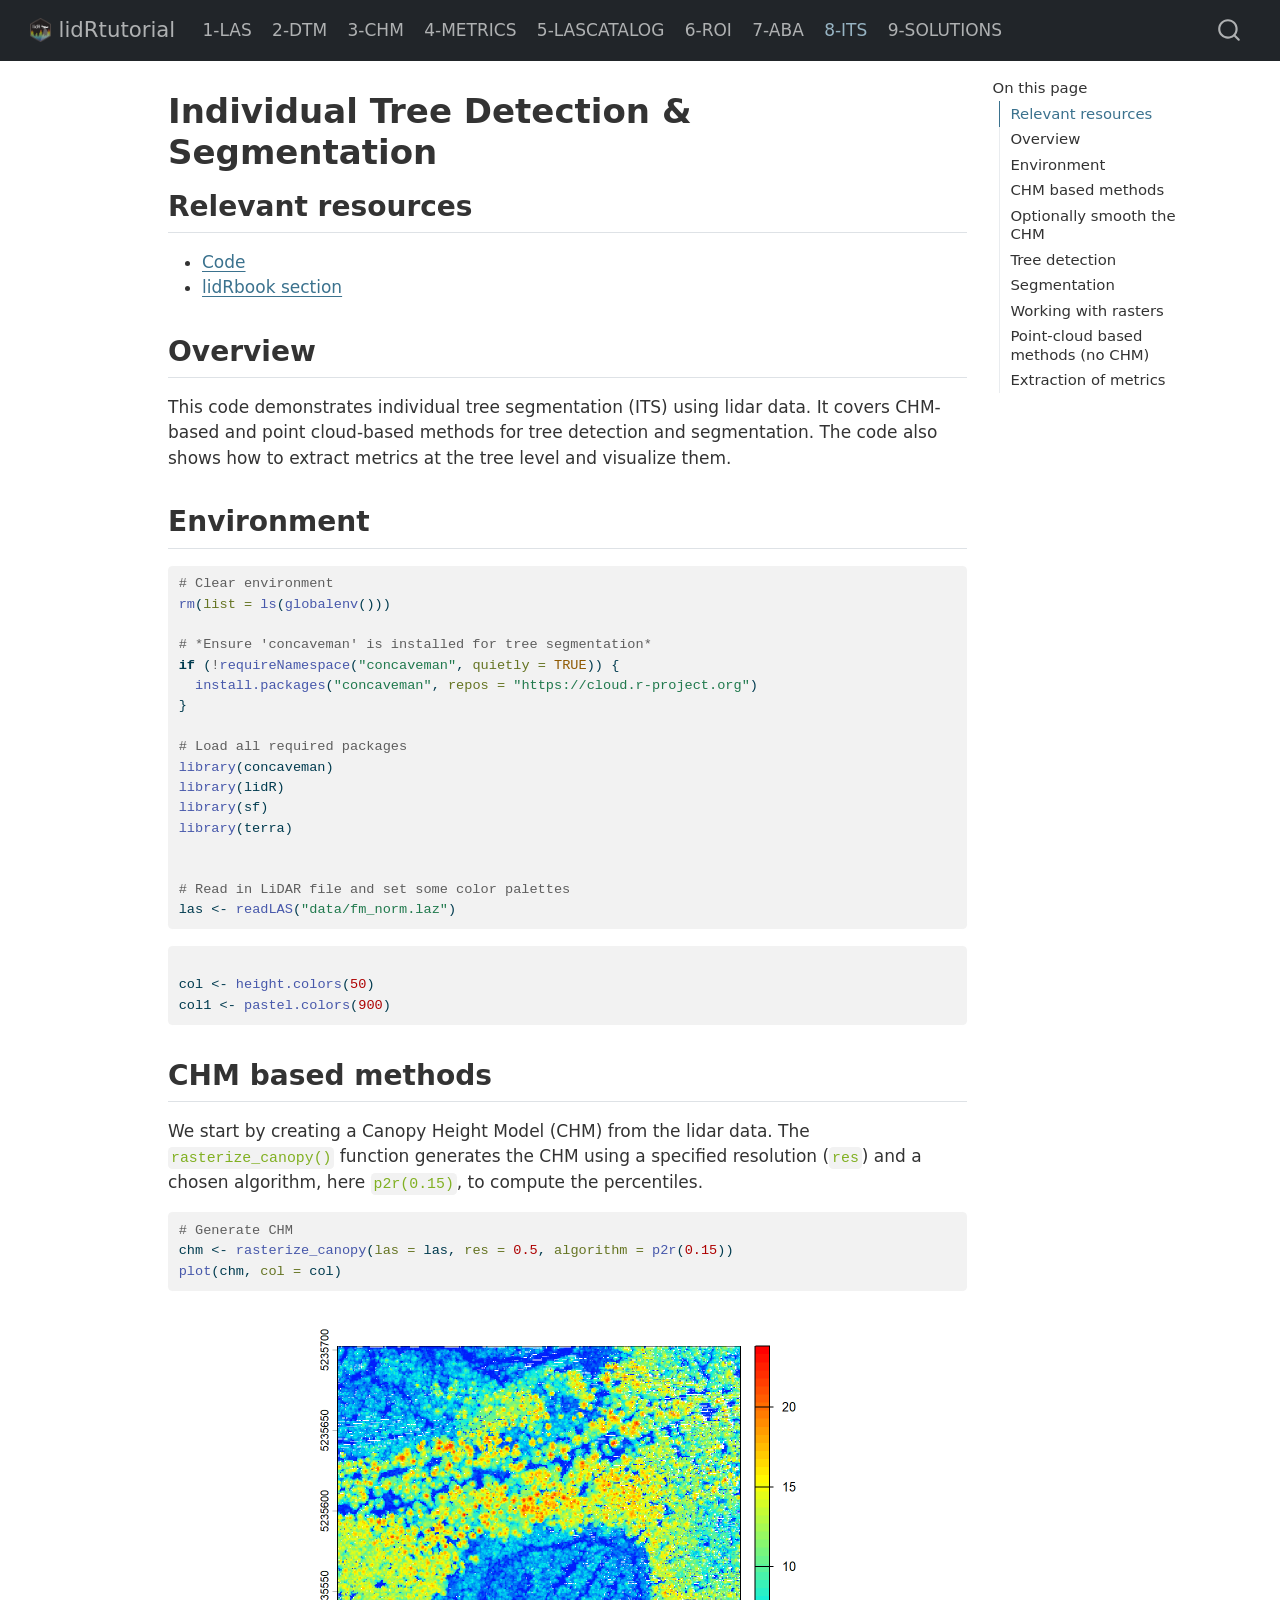
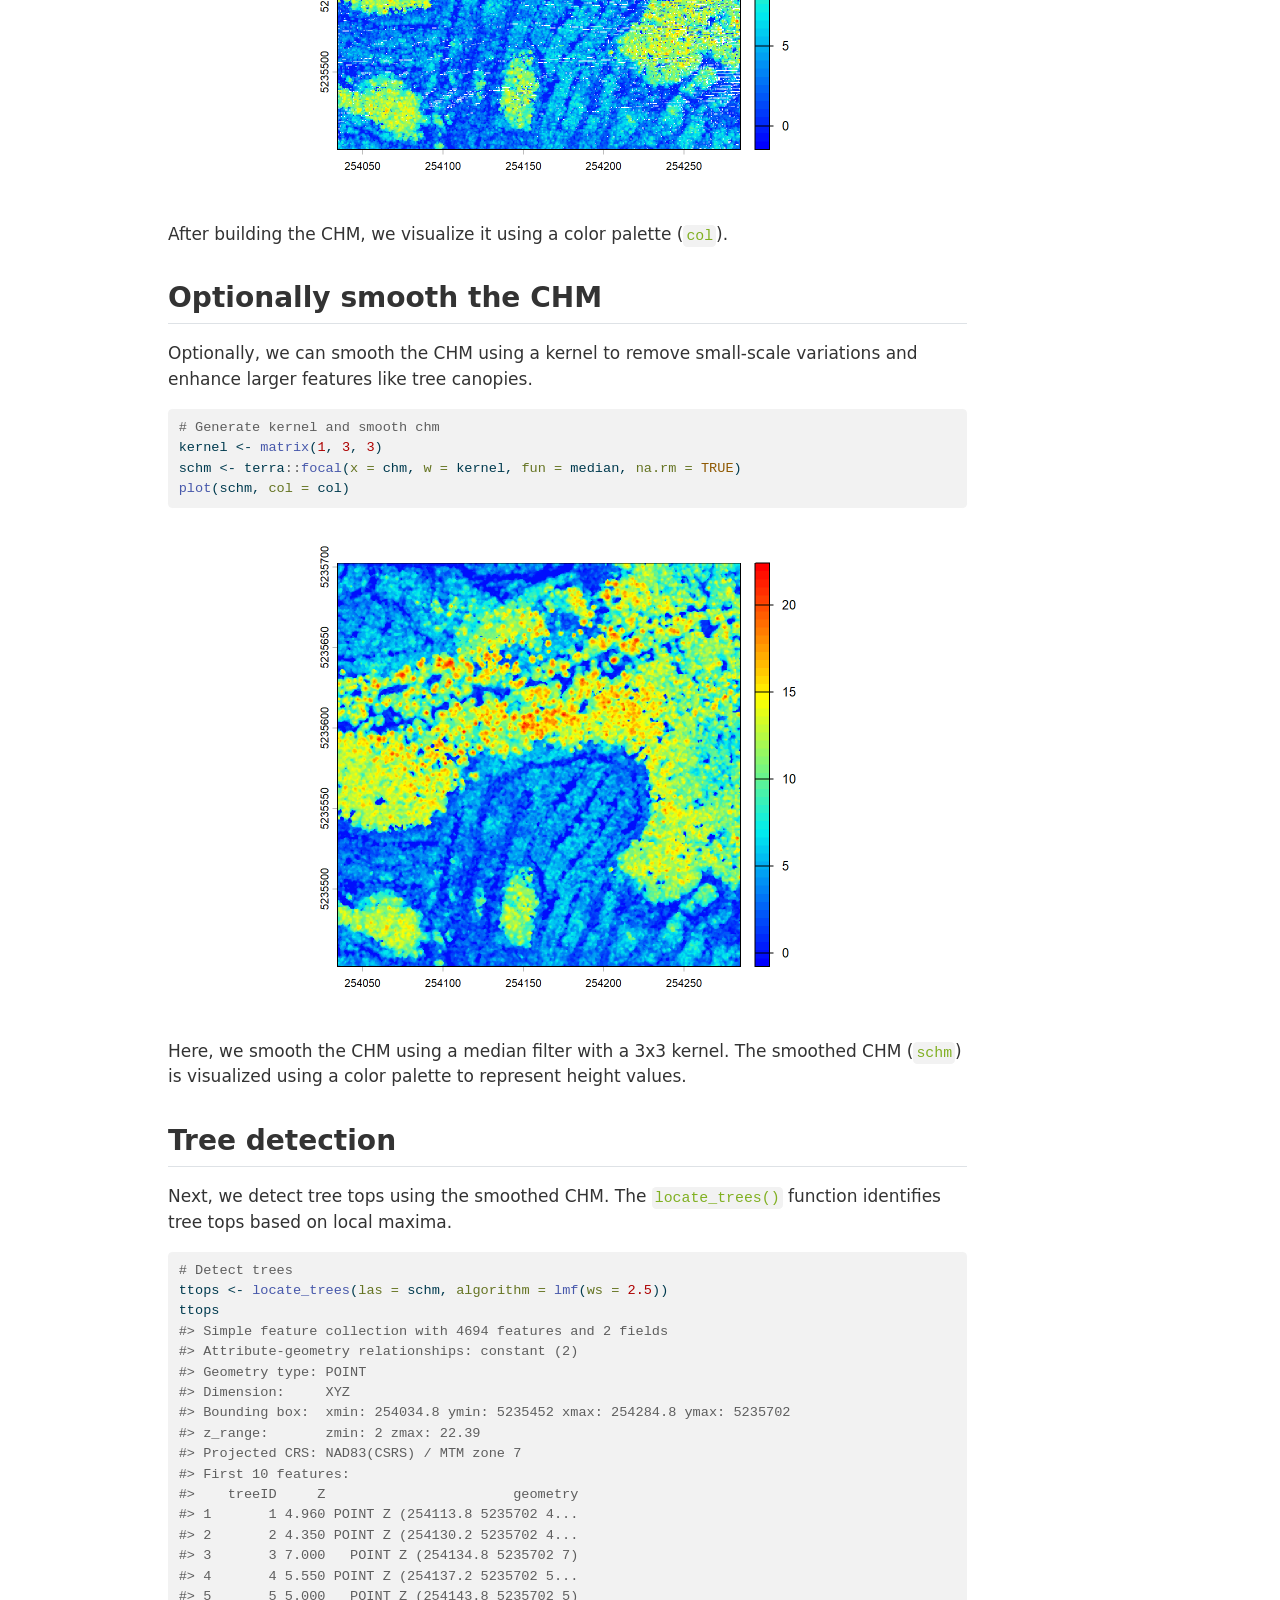
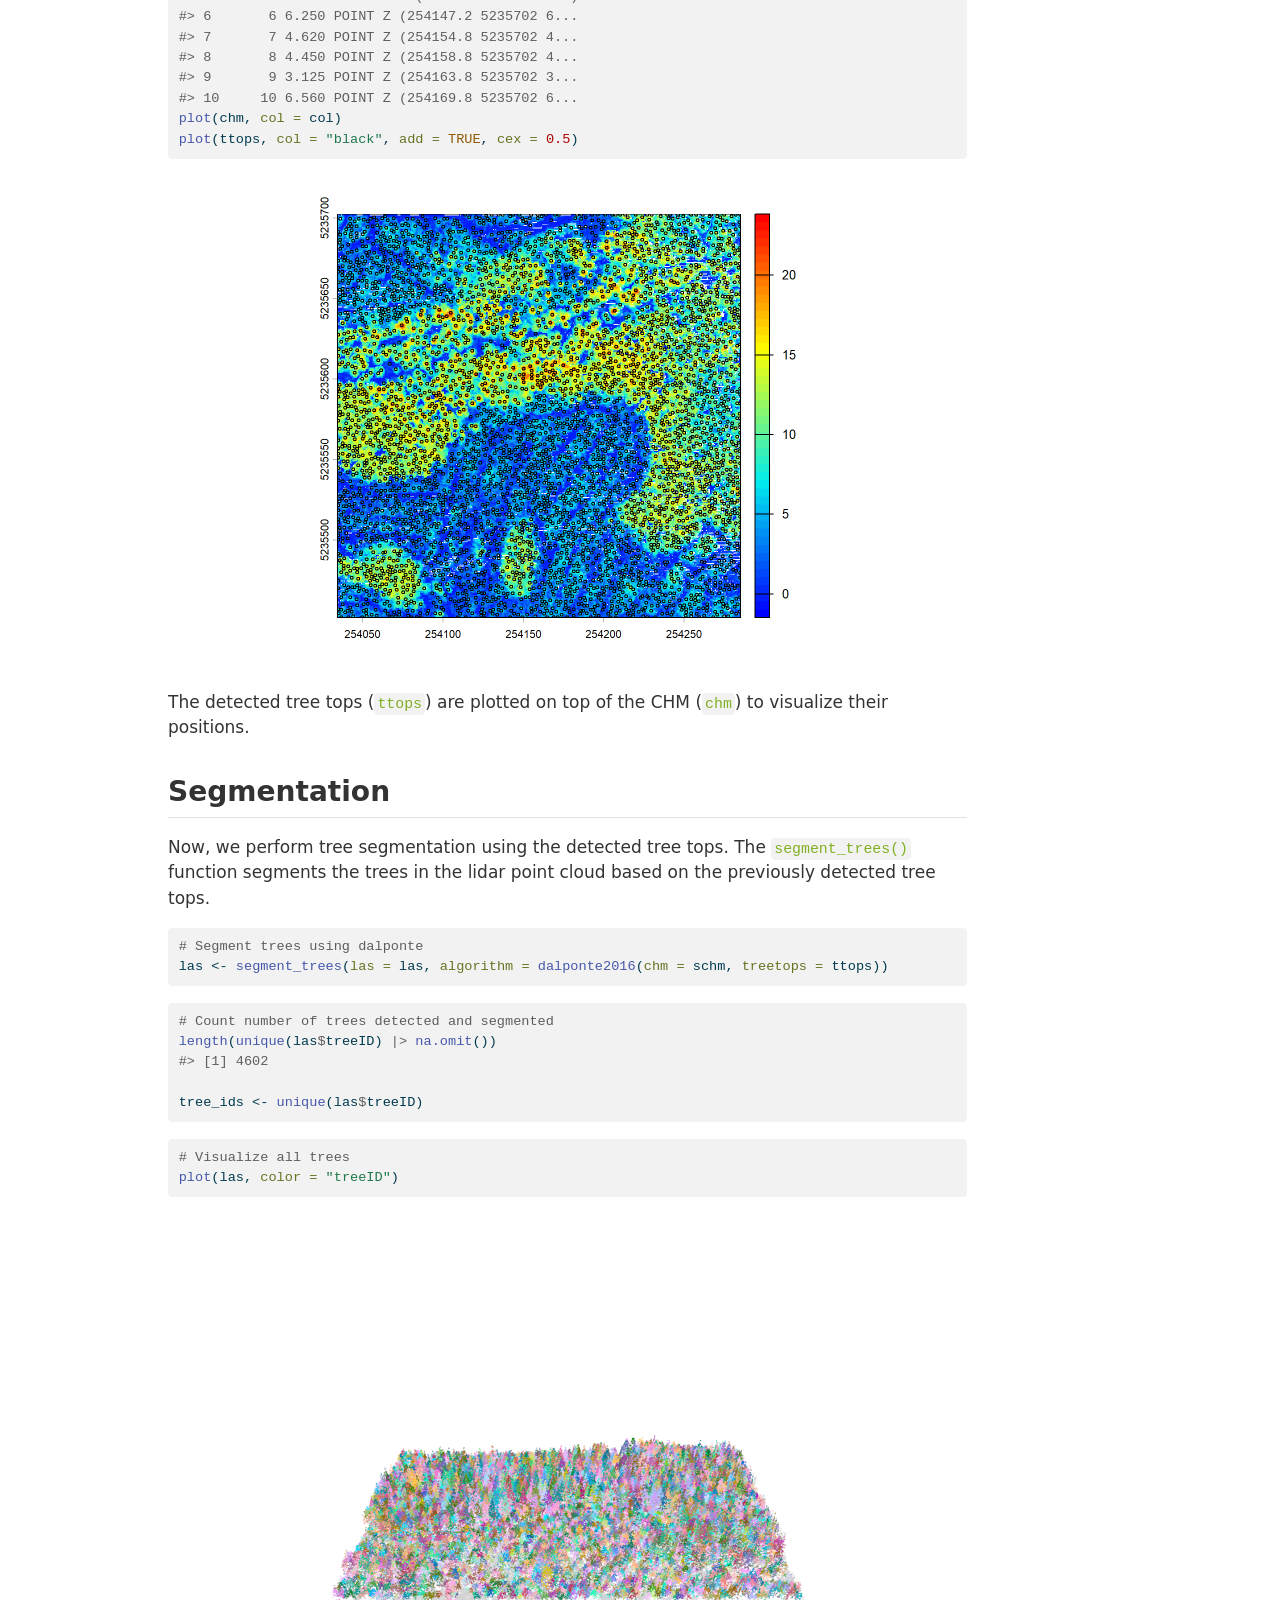
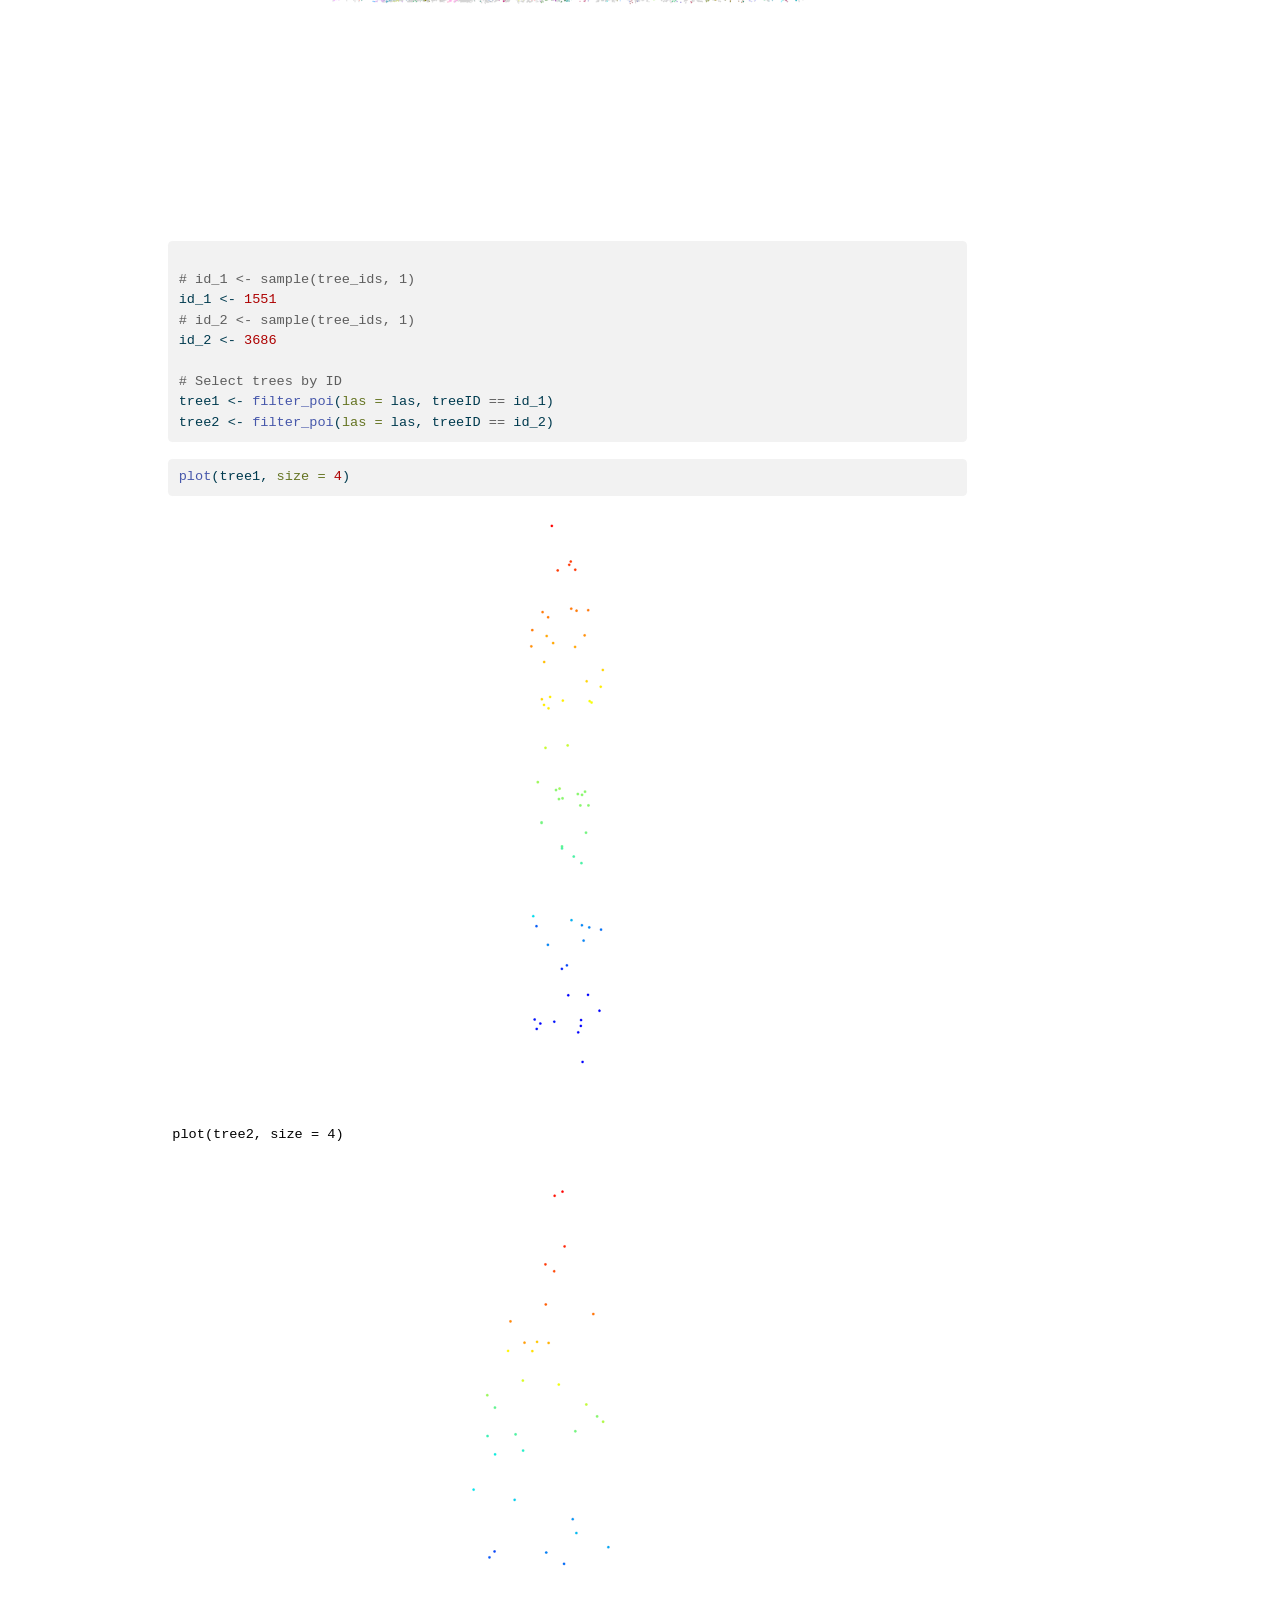
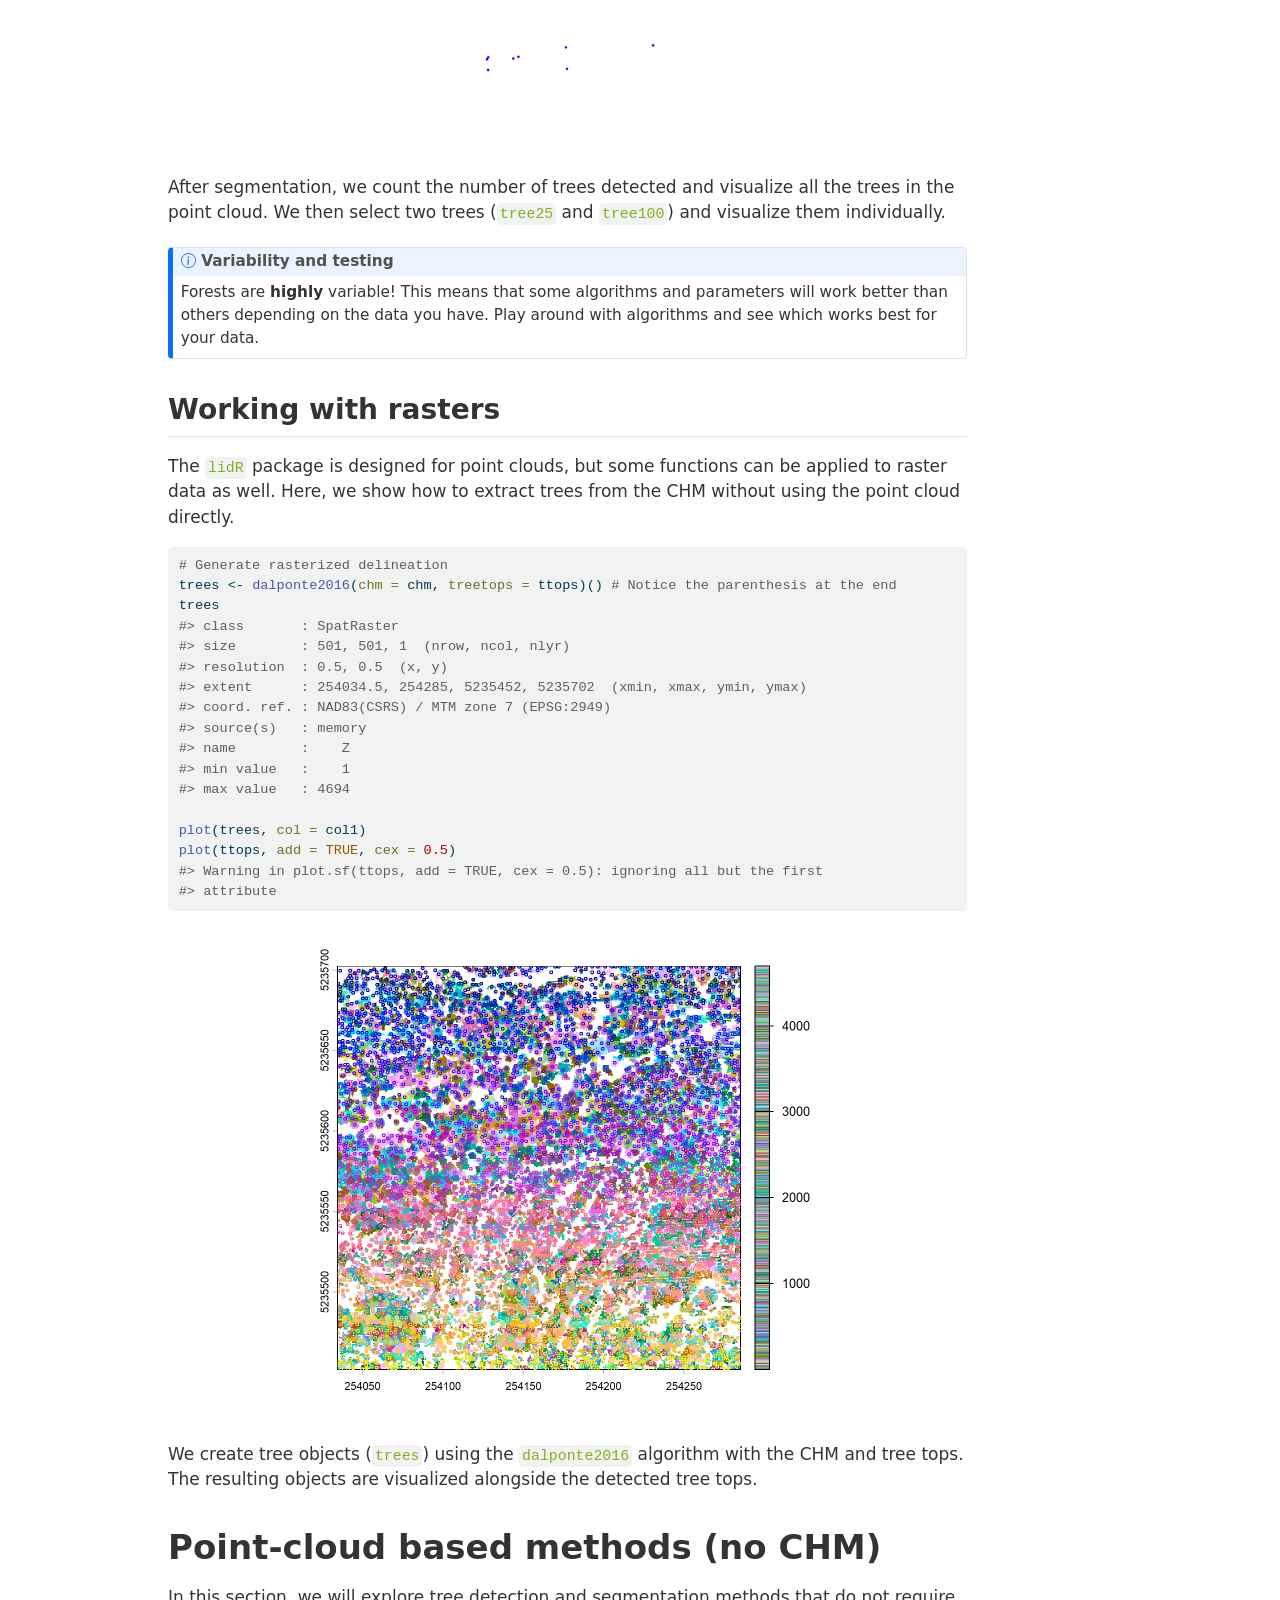
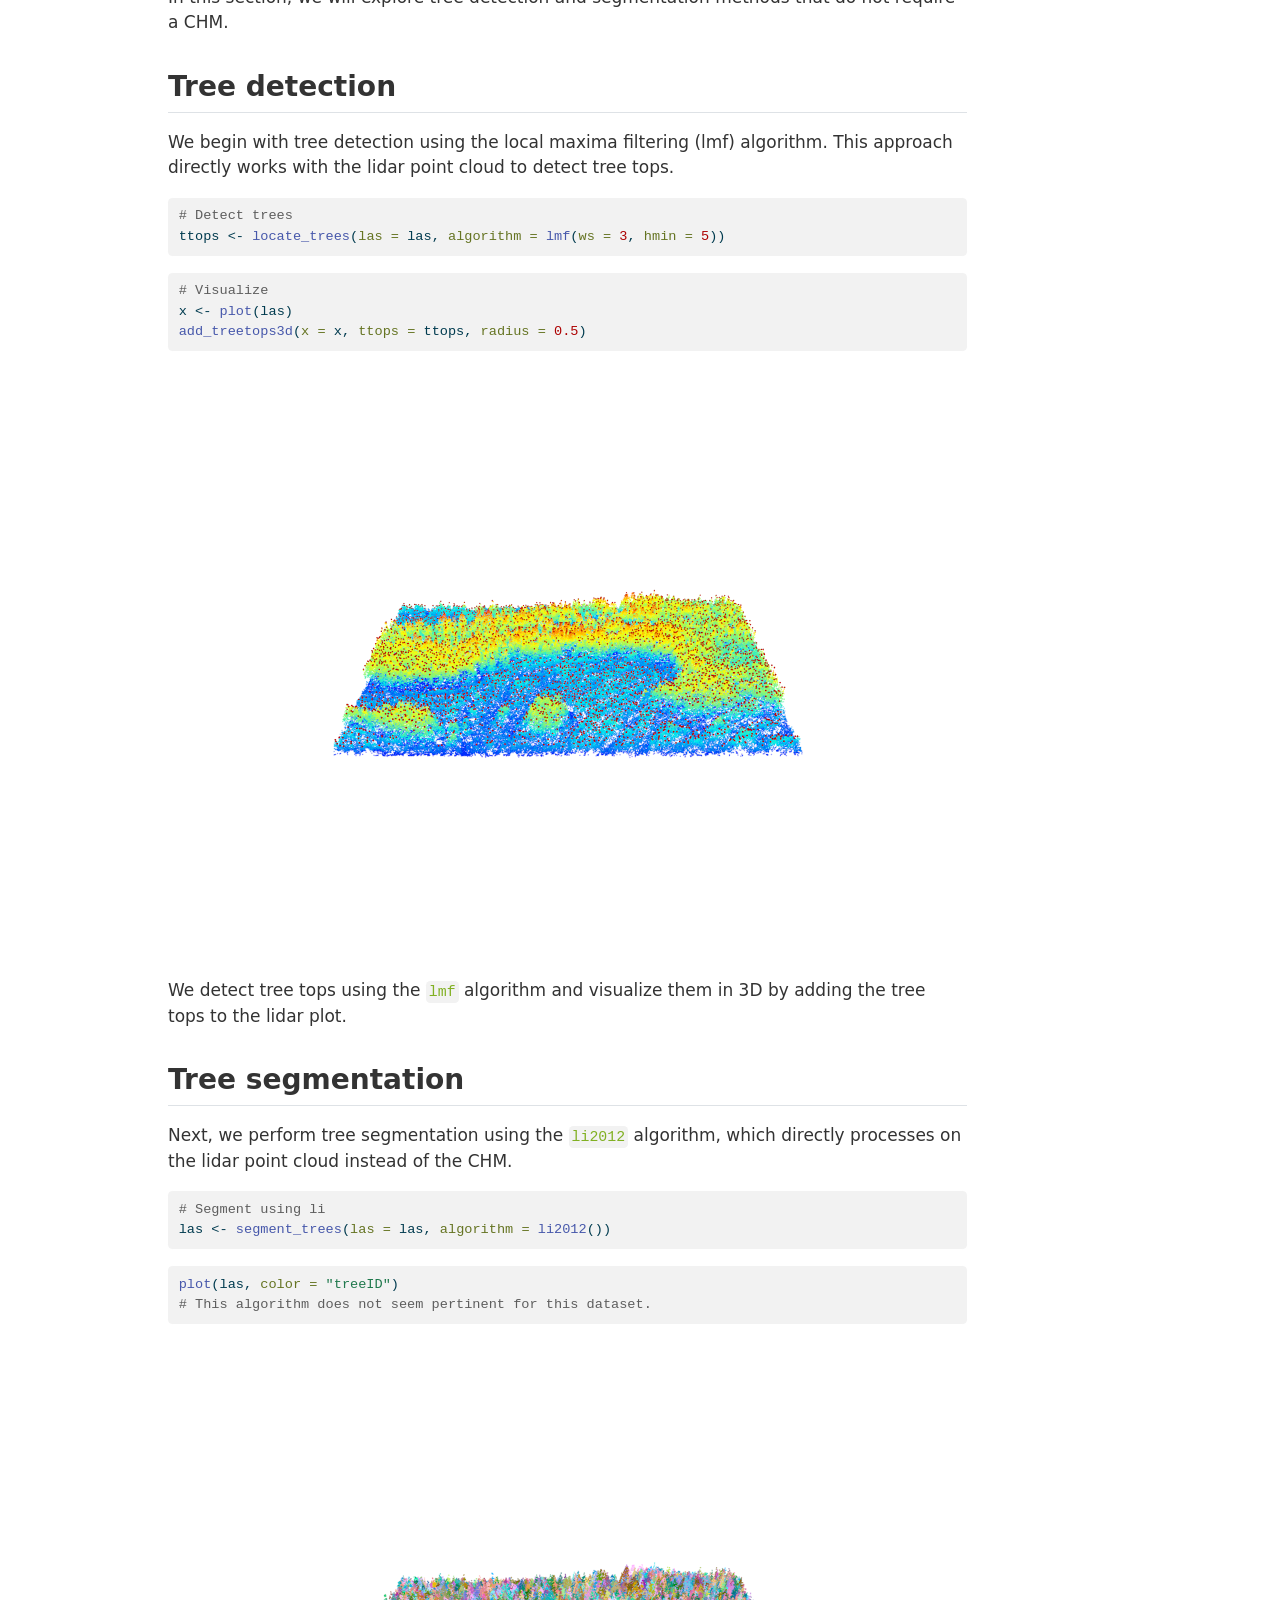
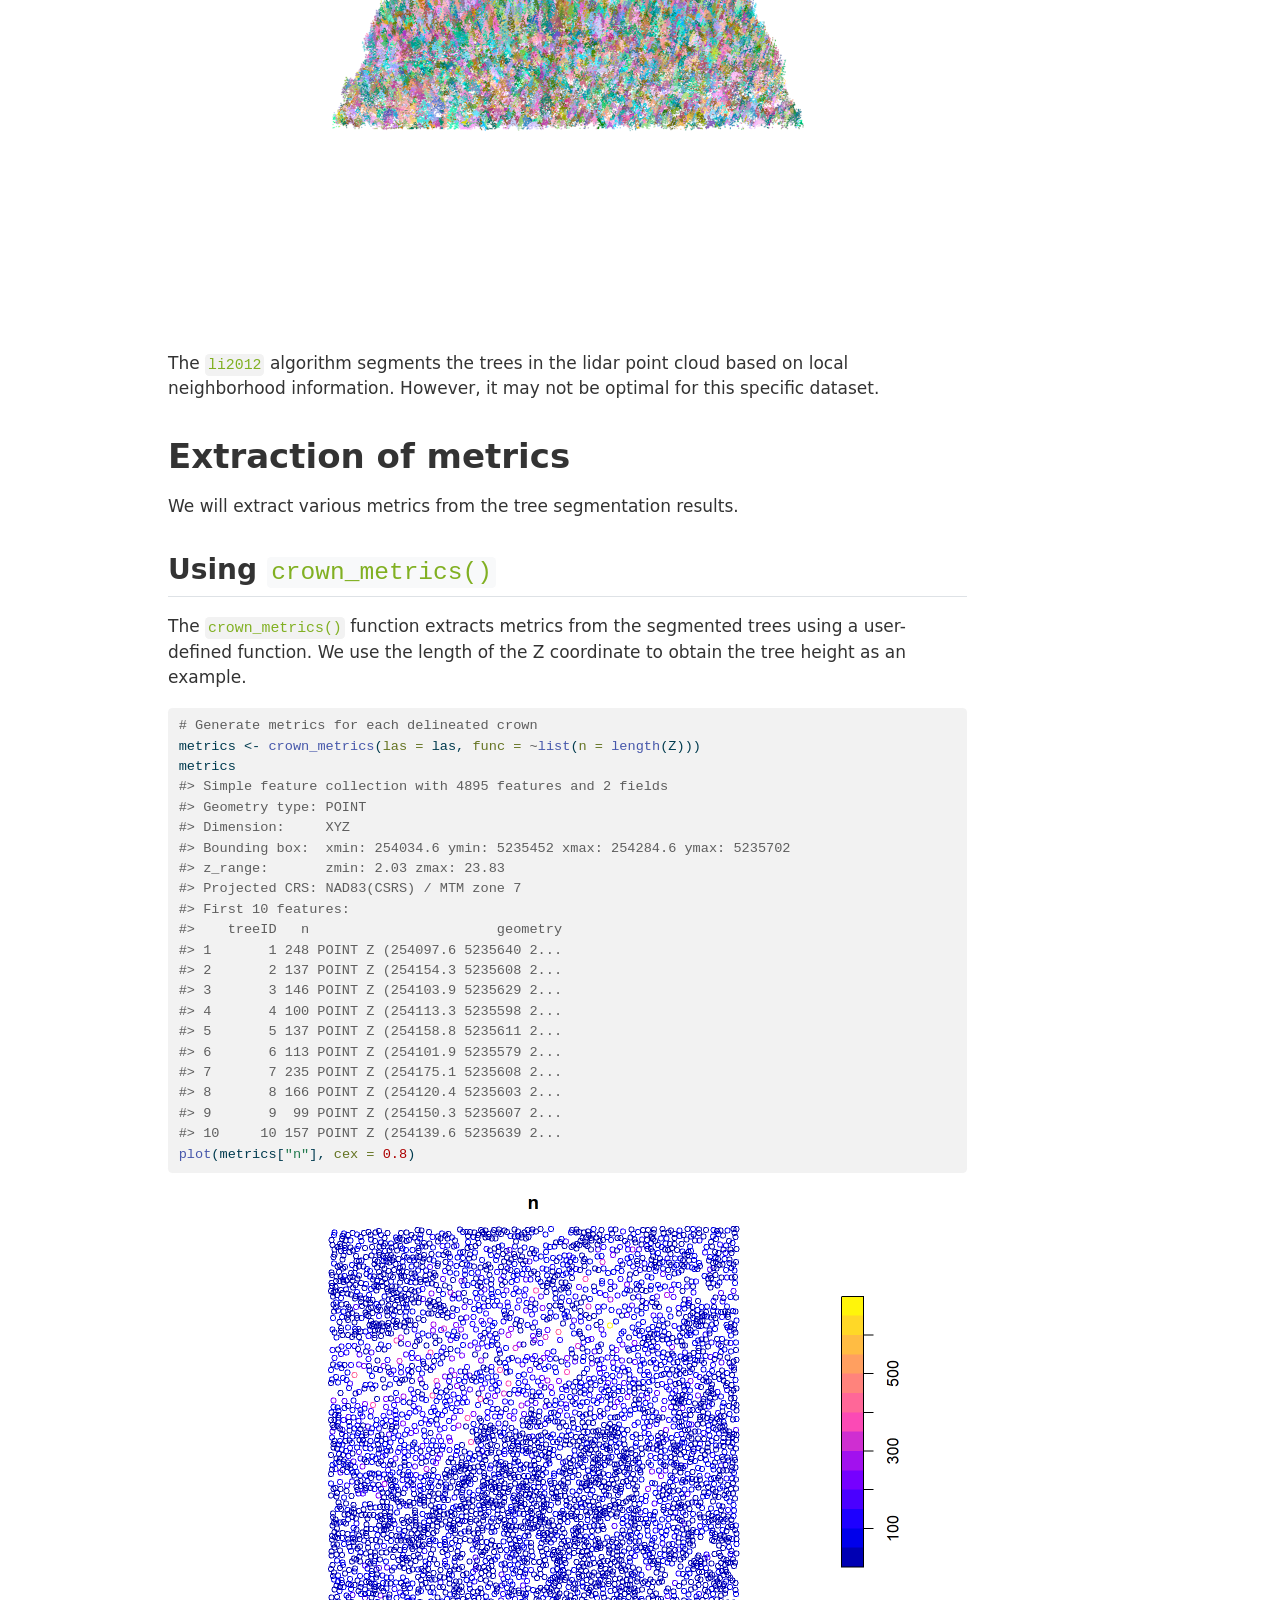
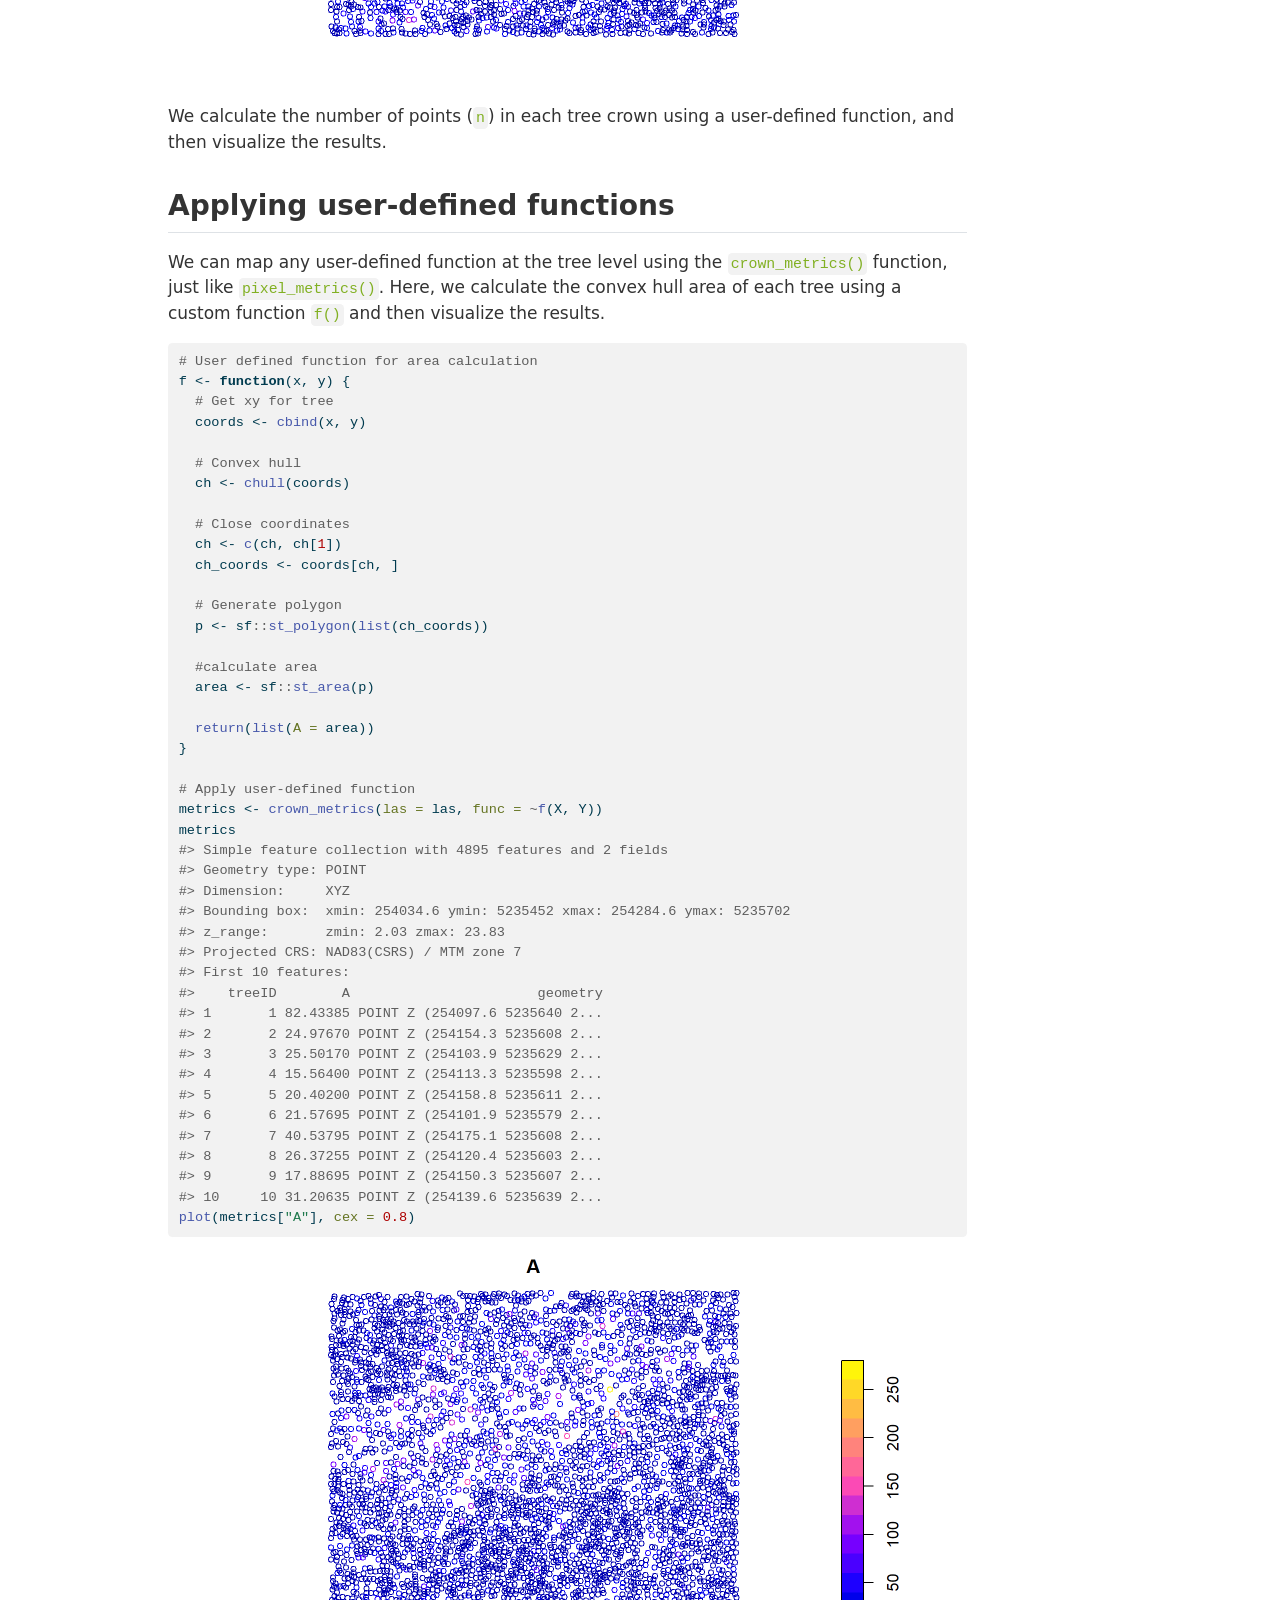
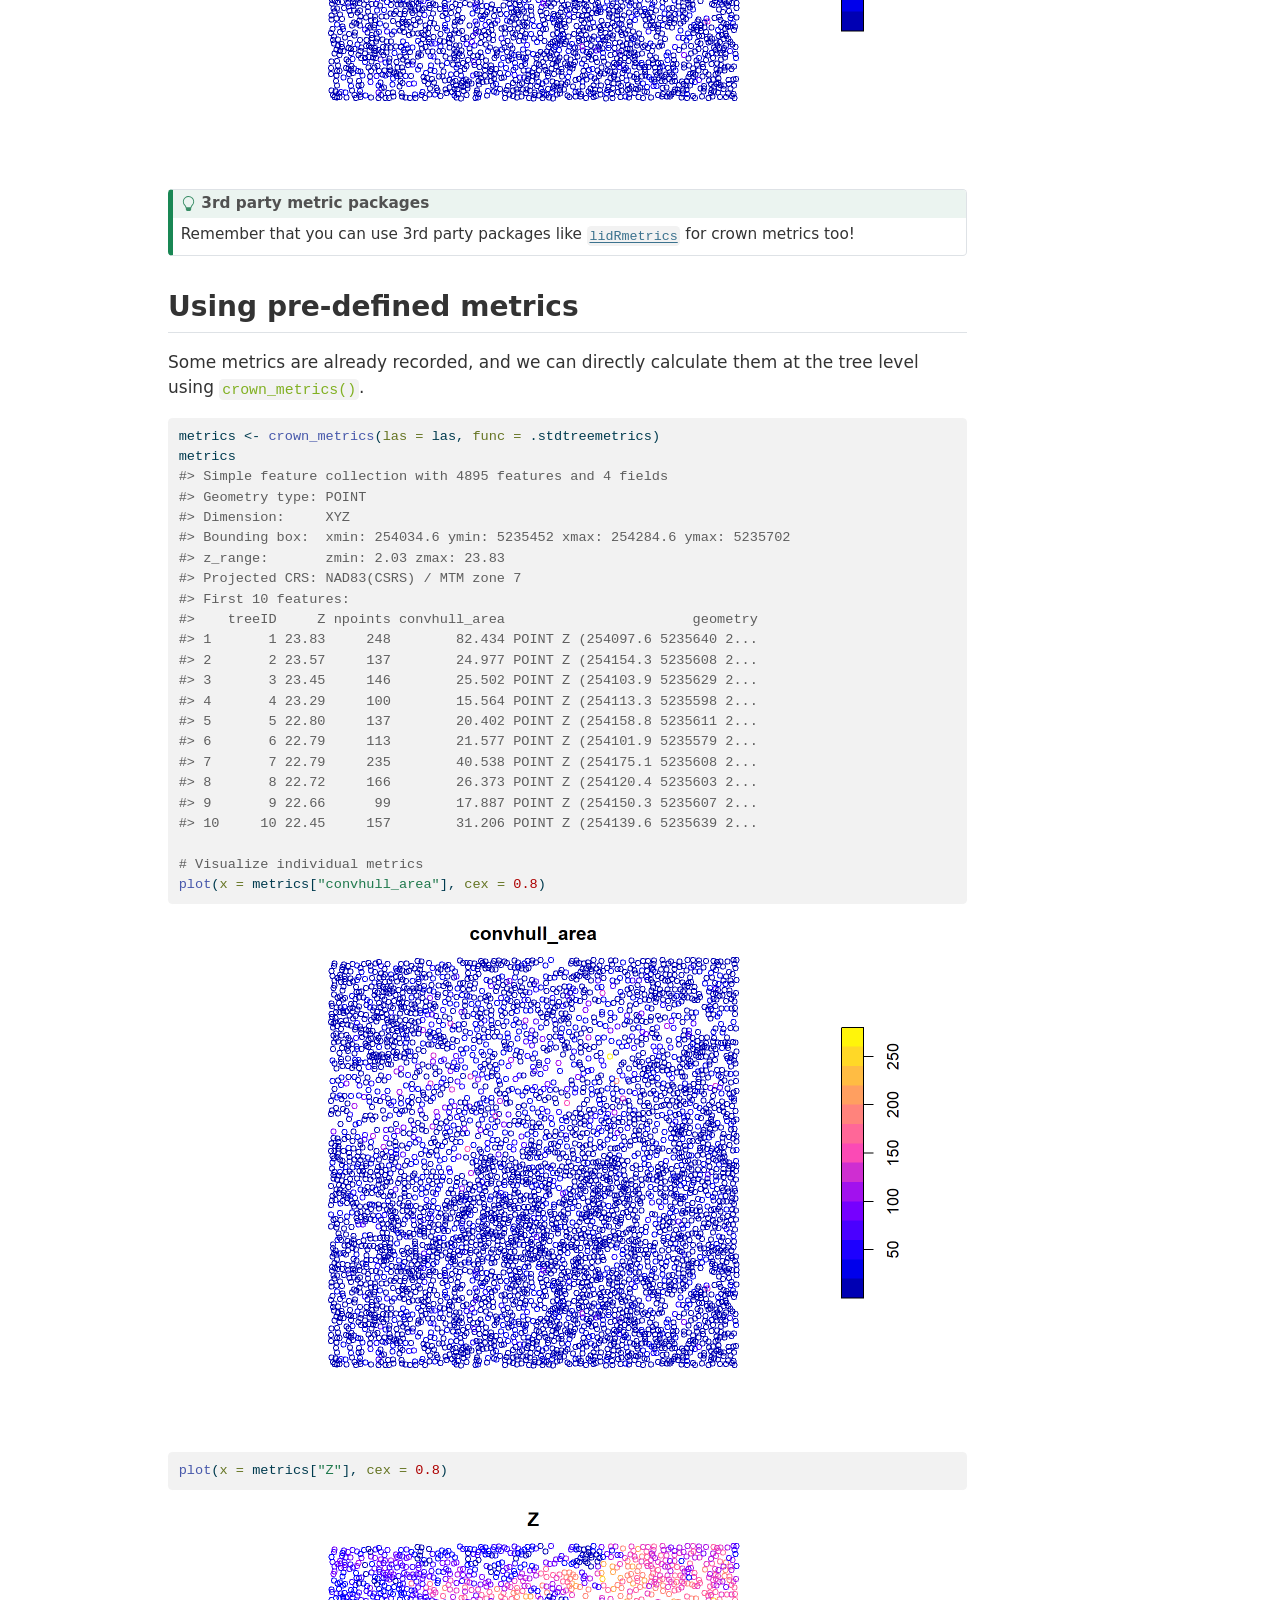
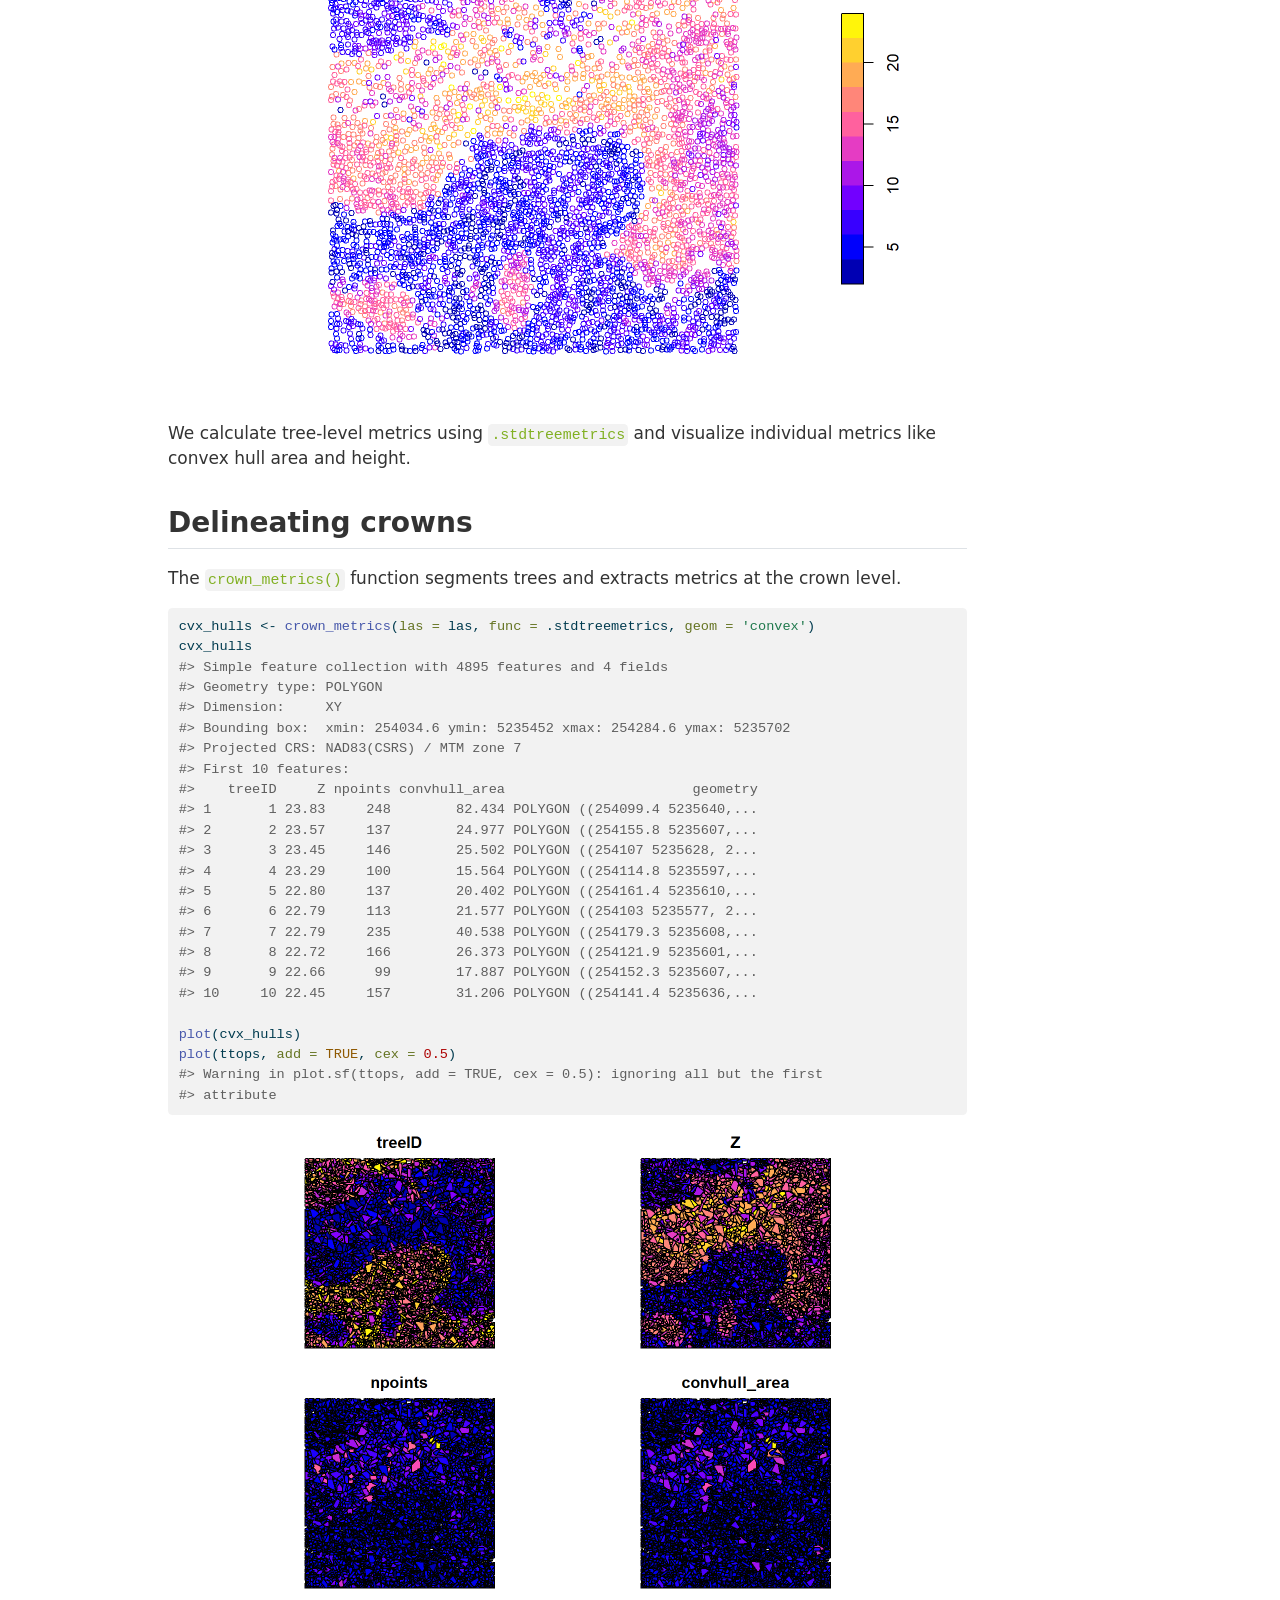
<file: docs/08_its.html>
<!DOCTYPE html>
<html xmlns="http://www.w3.org/1999/xhtml" lang="en" xml:lang="en"><head>

<meta charset="utf-8">
<meta name="generator" content="quarto-1.8.26">

<meta name="viewport" content="width=device-width, initial-scale=1.0, user-scalable=yes">


<title>Individual Tree Detection &amp; Segmentation – lidRtutorial</title>
<style>
code{white-space: pre-wrap;}
span.smallcaps{font-variant: small-caps;}
div.columns{display: flex; gap: min(4vw, 1.5em);}
div.column{flex: auto; overflow-x: auto;}
div.hanging-indent{margin-left: 1.5em; text-indent: -1.5em;}
ul.task-list{list-style: none;}
ul.task-list li input[type="checkbox"] {
  width: 0.8em;
  margin: 0 0.8em 0.2em -1em; /* quarto-specific, see https://github.com/quarto-dev/quarto-cli/issues/4556 */ 
  vertical-align: middle;
}
/* CSS for syntax highlighting */
html { -webkit-text-size-adjust: 100%; }
pre > code.sourceCode { white-space: pre; position: relative; }
pre > code.sourceCode > span { display: inline-block; line-height: 1.25; }
pre > code.sourceCode > span:empty { height: 1.2em; }
.sourceCode { overflow: visible; }
code.sourceCode > span { color: inherit; text-decoration: inherit; }
div.sourceCode { margin: 1em 0; }
pre.sourceCode { margin: 0; }
@media screen {
div.sourceCode { overflow: auto; }
}
@media print {
pre > code.sourceCode { white-space: pre-wrap; }
pre > code.sourceCode > span { text-indent: -5em; padding-left: 5em; }
}
pre.numberSource code
  { counter-reset: source-line 0; }
pre.numberSource code > span
  { position: relative; left: -4em; counter-increment: source-line; }
pre.numberSource code > span > a:first-child::before
  { content: counter(source-line);
    position: relative; left: -1em; text-align: right; vertical-align: baseline;
    border: none; display: inline-block;
    -webkit-touch-callout: none; -webkit-user-select: none;
    -khtml-user-select: none; -moz-user-select: none;
    -ms-user-select: none; user-select: none;
    padding: 0 4px; width: 4em;
  }
pre.numberSource { margin-left: 3em;  padding-left: 4px; }
div.sourceCode
  {   }
@media screen {
pre > code.sourceCode > span > a:first-child::before { text-decoration: underline; }
}
</style>


<script src="site_libs/quarto-nav/quarto-nav.js"></script>
<script src="site_libs/quarto-nav/headroom.min.js"></script>
<script src="site_libs/clipboard/clipboard.min.js"></script>
<script src="site_libs/quarto-search/autocomplete.umd.js"></script>
<script src="site_libs/quarto-search/fuse.min.js"></script>
<script src="site_libs/quarto-search/quarto-search.js"></script>
<meta name="quarto:offset" content="./">
<link href="./img/logo.png" rel="icon" type="image/png">
<script src="site_libs/quarto-html/quarto.js" type="module"></script>
<script src="site_libs/quarto-html/tabsets/tabsets.js" type="module"></script>
<script src="site_libs/quarto-html/axe/axe-check.js" type="module"></script>
<script src="site_libs/quarto-html/popper.min.js"></script>
<script src="site_libs/quarto-html/tippy.umd.min.js"></script>
<script src="site_libs/quarto-html/anchor.min.js"></script>
<link href="site_libs/quarto-html/tippy.css" rel="stylesheet">
<link href="site_libs/quarto-html/quarto-syntax-highlighting-587c61ba64f3a5504c4d52d930310e48.css" rel="stylesheet" id="quarto-text-highlighting-styles">
<script src="site_libs/bootstrap/bootstrap.min.js"></script>
<link href="site_libs/bootstrap/bootstrap-icons.css" rel="stylesheet">
<link href="site_libs/bootstrap/bootstrap-2b2f74de2f4973298fd85563bc9a9e04.min.css" rel="stylesheet" append-hash="true" id="quarto-bootstrap" data-mode="light">
<script src="site_libs/quarto-contrib/glightbox/glightbox.min.js"></script>
<link href="site_libs/quarto-contrib/glightbox/glightbox.min.css" rel="stylesheet">
<link href="site_libs/quarto-contrib/glightbox/lightbox.css" rel="stylesheet">
<script id="quarto-search-options" type="application/json">{
  "location": "navbar",
  "copy-button": false,
  "collapse-after": 3,
  "panel-placement": "end",
  "type": "overlay",
  "limit": 50,
  "keyboard-shortcut": [
    "f",
    "/",
    "s"
  ],
  "language": {
    "search-no-results-text": "No results",
    "search-matching-documents-text": "matching documents",
    "search-copy-link-title": "Copy link to search",
    "search-hide-matches-text": "Hide additional matches",
    "search-more-match-text": "more match in this document",
    "search-more-matches-text": "more matches in this document",
    "search-clear-button-title": "Clear",
    "search-text-placeholder": "",
    "search-detached-cancel-button-title": "Cancel",
    "search-submit-button-title": "Submit",
    "search-label": "Search"
  }
}</script>


<link rel="stylesheet" href="assets/custom.css">
</head>

<body class="nav-fixed quarto-light">

<div id="quarto-search-results"></div>
  <header id="quarto-header" class="headroom fixed-top">
    <nav class="navbar navbar-expand-lg " data-bs-theme="dark">
      <div class="navbar-container container-fluid">
      <div class="navbar-brand-container mx-auto">
    <a href="./index.html" class="navbar-brand navbar-brand-logo">
    <img src="./img/logo.png" alt="" class="navbar-logo light-content">
    <img src="./img/logo.png" alt="" class="navbar-logo dark-content">
    </a>
    <a class="navbar-brand" href="./index.html">
    <span class="navbar-title">lidRtutorial</span>
    </a>
  </div>
            <div id="quarto-search" class="" title="Search"></div>
          <button class="navbar-toggler" type="button" data-bs-toggle="collapse" data-bs-target="#navbarCollapse" aria-controls="navbarCollapse" role="menu" aria-expanded="false" aria-label="Toggle navigation" onclick="if (window.quartoToggleHeadroom) { window.quartoToggleHeadroom(); }">
  <span class="navbar-toggler-icon"></span>
</button>
          <div class="collapse navbar-collapse" id="navbarCollapse">
            <ul class="navbar-nav navbar-nav-scroll me-auto">
  <li class="nav-item">
    <a class="nav-link" href="./01_read.html"> 
<span class="menu-text">1-LAS</span></a>
  </li>  
  <li class="nav-item">
    <a class="nav-link" href="./02_dtm.html"> 
<span class="menu-text">2-DTM</span></a>
  </li>  
  <li class="nav-item">
    <a class="nav-link" href="./03_chm.html"> 
<span class="menu-text">3-CHM</span></a>
  </li>  
  <li class="nav-item">
    <a class="nav-link" href="./04_metrics.html"> 
<span class="menu-text">4-METRICS</span></a>
  </li>  
  <li class="nav-item">
    <a class="nav-link" href="./05_catalog.html"> 
<span class="menu-text">5-LASCATALOG</span></a>
  </li>  
  <li class="nav-item">
    <a class="nav-link" href="./06_roi.html"> 
<span class="menu-text">6-ROI</span></a>
  </li>  
  <li class="nav-item">
    <a class="nav-link" href="./07_aba.html"> 
<span class="menu-text">7-ABA</span></a>
  </li>  
  <li class="nav-item">
    <a class="nav-link active" href="./08_its.html" aria-current="page"> 
<span class="menu-text">8-ITS</span></a>
  </li>  
  <li class="nav-item">
    <a class="nav-link" href="./09_solutions.html"> 
<span class="menu-text">9-SOLUTIONS</span></a>
  </li>  
</ul>
          </div> <!-- /navcollapse -->
            <div class="quarto-navbar-tools">
</div>
      </div> <!-- /container-fluid -->
    </nav>
</header>
<!-- content -->
<div id="quarto-content" class="quarto-container page-columns page-rows-contents page-layout-article page-navbar">
<!-- sidebar -->
<!-- margin-sidebar -->
    <div id="quarto-margin-sidebar" class="sidebar margin-sidebar">
        <nav id="TOC" role="doc-toc" class="toc-active">
    <h2 id="toc-title">On this page</h2>
   
  <ul>
  <li><a href="#relevant-resources" id="toc-relevant-resources" class="nav-link active" data-scroll-target="#relevant-resources">Relevant resources</a></li>
  <li><a href="#overview" id="toc-overview" class="nav-link" data-scroll-target="#overview">Overview</a></li>
  <li><a href="#environment" id="toc-environment" class="nav-link" data-scroll-target="#environment">Environment</a></li>
  <li><a href="#chm-based-methods" id="toc-chm-based-methods" class="nav-link" data-scroll-target="#chm-based-methods">CHM based methods</a></li>
  <li><a href="#optionally-smooth-the-chm" id="toc-optionally-smooth-the-chm" class="nav-link" data-scroll-target="#optionally-smooth-the-chm">Optionally smooth the CHM</a></li>
  <li><a href="#tree-detection" id="toc-tree-detection" class="nav-link" data-scroll-target="#tree-detection">Tree detection</a></li>
  <li><a href="#segmentation" id="toc-segmentation" class="nav-link" data-scroll-target="#segmentation">Segmentation</a></li>
  <li><a href="#working-with-rasters" id="toc-working-with-rasters" class="nav-link" data-scroll-target="#working-with-rasters">Working with rasters</a></li>
  <li><a href="#point-cloud-based-methods-no-chm" id="toc-point-cloud-based-methods-no-chm" class="nav-link" data-scroll-target="#point-cloud-based-methods-no-chm">Point-cloud based methods (no CHM)</a>
  <ul>
  <li><a href="#tree-detection-1" id="toc-tree-detection-1" class="nav-link" data-scroll-target="#tree-detection-1">Tree detection</a></li>
  <li><a href="#tree-segmentation" id="toc-tree-segmentation" class="nav-link" data-scroll-target="#tree-segmentation">Tree segmentation</a></li>
  </ul></li>
  <li><a href="#extraction-of-metrics" id="toc-extraction-of-metrics" class="nav-link" data-scroll-target="#extraction-of-metrics">Extraction of metrics</a>
  <ul>
  <li><a href="#using-crown_metrics" id="toc-using-crown_metrics" class="nav-link" data-scroll-target="#using-crown_metrics">Using <code>crown_metrics()</code></a></li>
  <li><a href="#applying-user-defined-functions" id="toc-applying-user-defined-functions" class="nav-link" data-scroll-target="#applying-user-defined-functions">Applying user-defined functions</a></li>
  <li><a href="#using-pre-defined-metrics" id="toc-using-pre-defined-metrics" class="nav-link" data-scroll-target="#using-pre-defined-metrics">Using pre-defined metrics</a></li>
  <li><a href="#delineating-crowns" id="toc-delineating-crowns" class="nav-link" data-scroll-target="#delineating-crowns">Delineating crowns</a></li>
  <li><a href="#itd-using-lascatalog" id="toc-itd-using-lascatalog" class="nav-link" data-scroll-target="#itd-using-lascatalog">ITD using <code>LAScatalog</code></a></li>
  <li><a href="#conclusion" id="toc-conclusion" class="nav-link" data-scroll-target="#conclusion">Conclusion</a></li>
  </ul></li>
  </ul>
</nav>
    </div>
<!-- main -->
<main class="content" id="quarto-document-content">

<header id="title-block-header" class="quarto-title-block default">
<div class="quarto-title">
<h1 class="title">Individual Tree Detection &amp; Segmentation</h1>
</div>



<div class="quarto-title-meta">

    
  
    
  </div>
  


</header>


<section id="relevant-resources" class="level2">
<h2 class="anchored" data-anchor-id="relevant-resources">Relevant resources</h2>
<ul>
<li><a href="https://github.com/liamirwin/SL25_lidRtutorial/blob/main/R/08_its.R">Code</a></li>
<li><a href="https://r-lidar.github.io/lidRbook/itd.html">lidRbook section</a></li>
</ul>
</section>
<section id="overview" class="level2">
<h2 class="anchored" data-anchor-id="overview">Overview</h2>
<p>This code demonstrates individual tree segmentation (ITS) using lidar data. It covers CHM-based and point cloud-based methods for tree detection and segmentation. The code also shows how to extract metrics at the tree level and visualize them.</p>
</section>
<section id="environment" class="level2">
<h2 class="anchored" data-anchor-id="environment">Environment</h2>
<div class="cell" data-layout-align="center" data-warnings="false">
<div class="code-copy-outer-scaffold"><div class="sourceCode cell-code" id="cb1"><pre class="sourceCode r code-with-copy"><code class="sourceCode r"><span id="cb1-1"><a href="#cb1-1" aria-hidden="true" tabindex="-1"></a><span class="co"># Clear environment</span></span>
<span id="cb1-2"><a href="#cb1-2" aria-hidden="true" tabindex="-1"></a><span class="fu">rm</span>(<span class="at">list =</span> <span class="fu">ls</span>(<span class="fu">globalenv</span>()))</span>
<span id="cb1-3"><a href="#cb1-3" aria-hidden="true" tabindex="-1"></a></span>
<span id="cb1-4"><a href="#cb1-4" aria-hidden="true" tabindex="-1"></a><span class="co"># *Ensure 'concaveman' is installed for tree segmentation*</span></span>
<span id="cb1-5"><a href="#cb1-5" aria-hidden="true" tabindex="-1"></a><span class="cf">if</span> (<span class="sc">!</span><span class="fu">requireNamespace</span>(<span class="st">"concaveman"</span>, <span class="at">quietly =</span> <span class="cn">TRUE</span>)) {</span>
<span id="cb1-6"><a href="#cb1-6" aria-hidden="true" tabindex="-1"></a>  <span class="fu">install.packages</span>(<span class="st">"concaveman"</span>, <span class="at">repos =</span> <span class="st">"https://cloud.r-project.org"</span>)</span>
<span id="cb1-7"><a href="#cb1-7" aria-hidden="true" tabindex="-1"></a>}</span>
<span id="cb1-8"><a href="#cb1-8" aria-hidden="true" tabindex="-1"></a></span>
<span id="cb1-9"><a href="#cb1-9" aria-hidden="true" tabindex="-1"></a><span class="co"># Load all required packages</span></span>
<span id="cb1-10"><a href="#cb1-10" aria-hidden="true" tabindex="-1"></a><span class="fu">library</span>(concaveman)</span>
<span id="cb1-11"><a href="#cb1-11" aria-hidden="true" tabindex="-1"></a><span class="fu">library</span>(lidR)</span>
<span id="cb1-12"><a href="#cb1-12" aria-hidden="true" tabindex="-1"></a><span class="fu">library</span>(sf)</span>
<span id="cb1-13"><a href="#cb1-13" aria-hidden="true" tabindex="-1"></a><span class="fu">library</span>(terra)</span>
<span id="cb1-14"><a href="#cb1-14" aria-hidden="true" tabindex="-1"></a></span>
<span id="cb1-15"><a href="#cb1-15" aria-hidden="true" tabindex="-1"></a></span>
<span id="cb1-16"><a href="#cb1-16" aria-hidden="true" tabindex="-1"></a><span class="co"># Read in LiDAR file and set some color palettes</span></span>
<span id="cb1-17"><a href="#cb1-17" aria-hidden="true" tabindex="-1"></a>las <span class="ot">&lt;-</span> <span class="fu">readLAS</span>(<span class="st">"data/fm_norm.laz"</span>)</span></code></pre></div><button title="Copy to Clipboard" class="code-copy-button"><i class="bi"></i></button></div>
<div class="code-copy-outer-scaffold"><div class="sourceCode cell-code" id="cb2"><pre class="sourceCode r code-with-copy"><code class="sourceCode r"><span id="cb2-1"><a href="#cb2-1" aria-hidden="true" tabindex="-1"></a></span>
<span id="cb2-2"><a href="#cb2-2" aria-hidden="true" tabindex="-1"></a>col <span class="ot">&lt;-</span> <span class="fu">height.colors</span>(<span class="dv">50</span>)</span>
<span id="cb2-3"><a href="#cb2-3" aria-hidden="true" tabindex="-1"></a>col1 <span class="ot">&lt;-</span> <span class="fu">pastel.colors</span>(<span class="dv">900</span>)</span></code></pre></div><button title="Copy to Clipboard" class="code-copy-button"><i class="bi"></i></button></div>
</div>
</section>
<section id="chm-based-methods" class="level2">
<h2 class="anchored" data-anchor-id="chm-based-methods">CHM based methods</h2>
<p>We start by creating a Canopy Height Model (CHM) from the lidar data. The <code>rasterize_canopy()</code> function generates the CHM using a specified resolution (<code>res</code>) and a chosen algorithm, here <code>p2r(0.15)</code>, to compute the percentiles.</p>
<div class="cell" data-layout-align="center">
<div class="code-copy-outer-scaffold"><div class="sourceCode cell-code" id="cb3"><pre class="sourceCode r code-with-copy"><code class="sourceCode r"><span id="cb3-1"><a href="#cb3-1" aria-hidden="true" tabindex="-1"></a><span class="co"># Generate CHM</span></span>
<span id="cb3-2"><a href="#cb3-2" aria-hidden="true" tabindex="-1"></a>chm <span class="ot">&lt;-</span> <span class="fu">rasterize_canopy</span>(<span class="at">las =</span> las, <span class="at">res =</span> <span class="fl">0.5</span>, <span class="at">algorithm =</span> <span class="fu">p2r</span>(<span class="fl">0.15</span>))</span>
<span id="cb3-3"><a href="#cb3-3" aria-hidden="true" tabindex="-1"></a><span class="fu">plot</span>(chm, <span class="at">col =</span> col)</span></code></pre></div><button title="Copy to Clipboard" class="code-copy-button"><i class="bi"></i></button></div>
<div class="cell-output-display">
<div class="quarto-figure quarto-figure-center">
<figure class="figure">
<p><a href="08_its_files/figure-html/chm_creation-1.png" class="lightbox" data-gallery="quarto-lightbox-gallery-1"><img src="08_its_files/figure-html/chm_creation-1.png" class="img-fluid quarto-figure quarto-figure-center figure-img" width="672"></a></p>
</figure>
</div>
</div>
</div>
<p>After building the CHM, we visualize it using a color palette (<code>col</code>).</p>
</section>
<section id="optionally-smooth-the-chm" class="level2">
<h2 class="anchored" data-anchor-id="optionally-smooth-the-chm">Optionally smooth the CHM</h2>
<p>Optionally, we can smooth the CHM using a kernel to remove small-scale variations and enhance larger features like tree canopies.</p>
<div class="cell" data-layout-align="center">
<div class="code-copy-outer-scaffold"><div class="sourceCode cell-code" id="cb4"><pre class="sourceCode r code-with-copy"><code class="sourceCode r"><span id="cb4-1"><a href="#cb4-1" aria-hidden="true" tabindex="-1"></a><span class="co"># Generate kernel and smooth chm</span></span>
<span id="cb4-2"><a href="#cb4-2" aria-hidden="true" tabindex="-1"></a>kernel <span class="ot">&lt;-</span> <span class="fu">matrix</span>(<span class="dv">1</span>, <span class="dv">3</span>, <span class="dv">3</span>)</span>
<span id="cb4-3"><a href="#cb4-3" aria-hidden="true" tabindex="-1"></a>schm <span class="ot">&lt;-</span> terra<span class="sc">::</span><span class="fu">focal</span>(<span class="at">x =</span> chm, <span class="at">w =</span> kernel, <span class="at">fun =</span> median, <span class="at">na.rm =</span> <span class="cn">TRUE</span>)</span>
<span id="cb4-4"><a href="#cb4-4" aria-hidden="true" tabindex="-1"></a><span class="fu">plot</span>(schm, <span class="at">col =</span> col)</span></code></pre></div><button title="Copy to Clipboard" class="code-copy-button"><i class="bi"></i></button></div>
<div class="cell-output-display">
<div class="quarto-figure quarto-figure-center">
<figure class="figure">
<p><a href="08_its_files/figure-html/chm_smoothing-1.png" class="lightbox" data-gallery="quarto-lightbox-gallery-2"><img src="08_its_files/figure-html/chm_smoothing-1.png" class="img-fluid quarto-figure quarto-figure-center figure-img" width="672"></a></p>
</figure>
</div>
</div>
</div>
<p>Here, we smooth the CHM using a median filter with a 3x3 kernel. The smoothed CHM (<code>schm</code>) is visualized using a color palette to represent height values.</p>
</section>
<section id="tree-detection" class="level2">
<h2 class="anchored" data-anchor-id="tree-detection">Tree detection</h2>
<p>Next, we detect tree tops using the smoothed CHM. The <code>locate_trees()</code> function identifies tree tops based on local maxima.</p>
<div class="cell" data-layout-align="center">
<div class="code-copy-outer-scaffold"><div class="sourceCode cell-code" id="cb5"><pre class="sourceCode r code-with-copy"><code class="sourceCode r"><span id="cb5-1"><a href="#cb5-1" aria-hidden="true" tabindex="-1"></a><span class="co"># Detect trees</span></span>
<span id="cb5-2"><a href="#cb5-2" aria-hidden="true" tabindex="-1"></a>ttops <span class="ot">&lt;-</span> <span class="fu">locate_trees</span>(<span class="at">las =</span> schm, <span class="at">algorithm =</span> <span class="fu">lmf</span>(<span class="at">ws =</span> <span class="fl">2.5</span>))</span>
<span id="cb5-3"><a href="#cb5-3" aria-hidden="true" tabindex="-1"></a>ttops</span>
<span id="cb5-4"><a href="#cb5-4" aria-hidden="true" tabindex="-1"></a><span class="co">#&gt; Simple feature collection with 4694 features and 2 fields</span></span>
<span id="cb5-5"><a href="#cb5-5" aria-hidden="true" tabindex="-1"></a><span class="co">#&gt; Attribute-geometry relationships: constant (2)</span></span>
<span id="cb5-6"><a href="#cb5-6" aria-hidden="true" tabindex="-1"></a><span class="co">#&gt; Geometry type: POINT</span></span>
<span id="cb5-7"><a href="#cb5-7" aria-hidden="true" tabindex="-1"></a><span class="co">#&gt; Dimension:     XYZ</span></span>
<span id="cb5-8"><a href="#cb5-8" aria-hidden="true" tabindex="-1"></a><span class="co">#&gt; Bounding box:  xmin: 254034.8 ymin: 5235452 xmax: 254284.8 ymax: 5235702</span></span>
<span id="cb5-9"><a href="#cb5-9" aria-hidden="true" tabindex="-1"></a><span class="co">#&gt; z_range:       zmin: 2 zmax: 22.39</span></span>
<span id="cb5-10"><a href="#cb5-10" aria-hidden="true" tabindex="-1"></a><span class="co">#&gt; Projected CRS: NAD83(CSRS) / MTM zone 7</span></span>
<span id="cb5-11"><a href="#cb5-11" aria-hidden="true" tabindex="-1"></a><span class="co">#&gt; First 10 features:</span></span>
<span id="cb5-12"><a href="#cb5-12" aria-hidden="true" tabindex="-1"></a><span class="co">#&gt;    treeID     Z                       geometry</span></span>
<span id="cb5-13"><a href="#cb5-13" aria-hidden="true" tabindex="-1"></a><span class="co">#&gt; 1       1 4.960 POINT Z (254113.8 5235702 4...</span></span>
<span id="cb5-14"><a href="#cb5-14" aria-hidden="true" tabindex="-1"></a><span class="co">#&gt; 2       2 4.350 POINT Z (254130.2 5235702 4...</span></span>
<span id="cb5-15"><a href="#cb5-15" aria-hidden="true" tabindex="-1"></a><span class="co">#&gt; 3       3 7.000   POINT Z (254134.8 5235702 7)</span></span>
<span id="cb5-16"><a href="#cb5-16" aria-hidden="true" tabindex="-1"></a><span class="co">#&gt; 4       4 5.550 POINT Z (254137.2 5235702 5...</span></span>
<span id="cb5-17"><a href="#cb5-17" aria-hidden="true" tabindex="-1"></a><span class="co">#&gt; 5       5 5.000   POINT Z (254143.8 5235702 5)</span></span>
<span id="cb5-18"><a href="#cb5-18" aria-hidden="true" tabindex="-1"></a><span class="co">#&gt; 6       6 6.250 POINT Z (254147.2 5235702 6...</span></span>
<span id="cb5-19"><a href="#cb5-19" aria-hidden="true" tabindex="-1"></a><span class="co">#&gt; 7       7 4.620 POINT Z (254154.8 5235702 4...</span></span>
<span id="cb5-20"><a href="#cb5-20" aria-hidden="true" tabindex="-1"></a><span class="co">#&gt; 8       8 4.450 POINT Z (254158.8 5235702 4...</span></span>
<span id="cb5-21"><a href="#cb5-21" aria-hidden="true" tabindex="-1"></a><span class="co">#&gt; 9       9 3.125 POINT Z (254163.8 5235702 3...</span></span>
<span id="cb5-22"><a href="#cb5-22" aria-hidden="true" tabindex="-1"></a><span class="co">#&gt; 10     10 6.560 POINT Z (254169.8 5235702 6...</span></span>
<span id="cb5-23"><a href="#cb5-23" aria-hidden="true" tabindex="-1"></a><span class="fu">plot</span>(chm, <span class="at">col =</span> col)</span>
<span id="cb5-24"><a href="#cb5-24" aria-hidden="true" tabindex="-1"></a><span class="fu">plot</span>(ttops, <span class="at">col =</span> <span class="st">"black"</span>, <span class="at">add =</span> <span class="cn">TRUE</span>, <span class="at">cex =</span> <span class="fl">0.5</span>)</span></code></pre></div><button title="Copy to Clipboard" class="code-copy-button"><i class="bi"></i></button></div>
<div class="cell-output-display">
<div class="quarto-figure quarto-figure-center">
<figure class="figure">
<p><a href="08_its_files/figure-html/tree_detection-1.png" class="lightbox" data-gallery="quarto-lightbox-gallery-3"><img src="08_its_files/figure-html/tree_detection-1.png" class="img-fluid quarto-figure quarto-figure-center figure-img" width="672"></a></p>
</figure>
</div>
</div>
</div>
<p>The detected tree tops (<code>ttops</code>) are plotted on top of the CHM (<code>chm</code>) to visualize their positions.</p>
</section>
<section id="segmentation" class="level2">
<h2 class="anchored" data-anchor-id="segmentation">Segmentation</h2>
<p>Now, we perform tree segmentation using the detected tree tops. The <code>segment_trees()</code> function segments the trees in the lidar point cloud based on the previously detected tree tops.</p>
<div class="code-copy-outer-scaffold"><div class="sourceCode" id="cb6"><pre class="sourceCode r code-with-copy"><code class="sourceCode r"><span id="cb6-1"><a href="#cb6-1" aria-hidden="true" tabindex="-1"></a><span class="co"># Segment trees using dalponte</span></span>
<span id="cb6-2"><a href="#cb6-2" aria-hidden="true" tabindex="-1"></a>las <span class="ot">&lt;-</span> <span class="fu">segment_trees</span>(<span class="at">las =</span> las, <span class="at">algorithm =</span> <span class="fu">dalponte2016</span>(<span class="at">chm =</span> schm, <span class="at">treetops =</span> ttops))</span></code></pre></div><button title="Copy to Clipboard" class="code-copy-button"><i class="bi"></i></button></div>
<div class="cell" data-layout-align="center">
<div class="code-copy-outer-scaffold"><div class="sourceCode cell-code" id="cb7"><pre class="sourceCode r code-with-copy"><code class="sourceCode r"><span id="cb7-1"><a href="#cb7-1" aria-hidden="true" tabindex="-1"></a><span class="co"># Count number of trees detected and segmented</span></span>
<span id="cb7-2"><a href="#cb7-2" aria-hidden="true" tabindex="-1"></a><span class="fu">length</span>(<span class="fu">unique</span>(las<span class="sc">$</span>treeID) <span class="sc">|&gt;</span> <span class="fu">na.omit</span>())</span>
<span id="cb7-3"><a href="#cb7-3" aria-hidden="true" tabindex="-1"></a><span class="co">#&gt; [1] 4602</span></span>
<span id="cb7-4"><a href="#cb7-4" aria-hidden="true" tabindex="-1"></a></span>
<span id="cb7-5"><a href="#cb7-5" aria-hidden="true" tabindex="-1"></a>tree_ids <span class="ot">&lt;-</span> <span class="fu">unique</span>(las<span class="sc">$</span>treeID)</span></code></pre></div><button title="Copy to Clipboard" class="code-copy-button"><i class="bi"></i></button></div>
</div>
<div class="code-copy-outer-scaffold"><div class="sourceCode" id="cb8"><pre class="sourceCode r code-with-copy"><code class="sourceCode r"><span id="cb8-1"><a href="#cb8-1" aria-hidden="true" tabindex="-1"></a><span class="co"># Visualize all trees</span></span>
<span id="cb8-2"><a href="#cb8-2" aria-hidden="true" tabindex="-1"></a><span class="fu">plot</span>(las, <span class="at">color =</span> <span class="st">"treeID"</span>)</span></code></pre></div><button title="Copy to Clipboard" class="code-copy-button"><i class="bi"></i></button></div>
<div class="cell" data-layout-align="center" data-rgl="true">
<div class="cell-output-display">
<div class="quarto-figure quarto-figure-center">
<figure class="figure">
<p><a href="08_its_files/figure-html/visualize_trees-1.png" class="lightbox" data-gallery="quarto-lightbox-gallery-4"><img src="08_its_files/figure-html/visualize_trees-1.png" class="img-fluid quarto-figure quarto-figure-center figure-img" width="768"></a></p>
</figure>
</div>
</div>
</div>
<div class="cell" data-layout-align="center">
<div class="code-copy-outer-scaffold"><div class="sourceCode cell-code" id="cb9"><pre class="sourceCode r code-with-copy"><code class="sourceCode r"><span id="cb9-1"><a href="#cb9-1" aria-hidden="true" tabindex="-1"></a></span>
<span id="cb9-2"><a href="#cb9-2" aria-hidden="true" tabindex="-1"></a><span class="co"># id_1 &lt;- sample(tree_ids, 1)</span></span>
<span id="cb9-3"><a href="#cb9-3" aria-hidden="true" tabindex="-1"></a>id_1 <span class="ot">&lt;-</span> <span class="dv">1551</span></span>
<span id="cb9-4"><a href="#cb9-4" aria-hidden="true" tabindex="-1"></a><span class="co"># id_2 &lt;- sample(tree_ids, 1)</span></span>
<span id="cb9-5"><a href="#cb9-5" aria-hidden="true" tabindex="-1"></a>id_2 <span class="ot">&lt;-</span> <span class="dv">3686</span></span>
<span id="cb9-6"><a href="#cb9-6" aria-hidden="true" tabindex="-1"></a></span>
<span id="cb9-7"><a href="#cb9-7" aria-hidden="true" tabindex="-1"></a><span class="co"># Select trees by ID</span></span>
<span id="cb9-8"><a href="#cb9-8" aria-hidden="true" tabindex="-1"></a>tree1 <span class="ot">&lt;-</span> <span class="fu">filter_poi</span>(<span class="at">las =</span> las, treeID <span class="sc">==</span> id_1)</span>
<span id="cb9-9"><a href="#cb9-9" aria-hidden="true" tabindex="-1"></a>tree2 <span class="ot">&lt;-</span> <span class="fu">filter_poi</span>(<span class="at">las =</span> las, treeID <span class="sc">==</span> id_2)</span></code></pre></div><button title="Copy to Clipboard" class="code-copy-button"><i class="bi"></i></button></div>
</div>
<div class="code-copy-outer-scaffold"><div class="sourceCode" id="cb10"><pre class="sourceCode r code-with-copy"><code class="sourceCode r"><span id="cb10-1"><a href="#cb10-1" aria-hidden="true" tabindex="-1"></a><span class="fu">plot</span>(tree1, <span class="at">size =</span> <span class="dv">4</span>)</span></code></pre></div><button title="Copy to Clipboard" class="code-copy-button"><i class="bi"></i></button></div>
<div class="cell" data-layout-align="center" data-rgl="true">
<div class="cell-output-display">
<div class="quarto-figure quarto-figure-center">
<figure class="figure">
<p><a href="08_its_files/figure-html/visualize_tree_40-1.png" class="lightbox" data-gallery="quarto-lightbox-gallery-5"><img src="08_its_files/figure-html/visualize_tree_40-1.png" class="img-fluid quarto-figure quarto-figure-center figure-img" width="768"></a></p>
</figure>
</div>
</div>
</div>
<pre><code>plot(tree2, size = 4)</code></pre>
<div class="cell" data-layout-align="center" data-rgl="true">
<div class="cell-output-display">
<div class="quarto-figure quarto-figure-center">
<figure class="figure">
<p><a href="08_its_files/figure-html/visualize_tree_10-1.png" class="lightbox" data-gallery="quarto-lightbox-gallery-6"><img src="08_its_files/figure-html/visualize_tree_10-1.png" class="img-fluid quarto-figure quarto-figure-center figure-img" width="768"></a></p>
</figure>
</div>
</div>
</div>
<p>After segmentation, we count the number of trees detected and visualize all the trees in the point cloud. We then select two trees (<code>tree25</code> and <code>tree100</code>) and visualize them individually.</p>
<div class="callout callout-style-default callout-note callout-titled">
<div class="callout-header d-flex align-content-center">
<div class="callout-icon-container">
<i class="callout-icon"></i>
</div>
<div class="callout-title-container flex-fill">
<span class="screen-reader-only">Note</span>Variability and testing
</div>
</div>
<div class="callout-body-container callout-body">
<p>Forests are <strong>highly</strong> variable! This means that some algorithms and parameters will work better than others depending on the data you have. Play around with algorithms and see which works best for your data.</p>
</div>
</div>
</section>
<section id="working-with-rasters" class="level2">
<h2 class="anchored" data-anchor-id="working-with-rasters">Working with rasters</h2>
<p>The <code>lidR</code> package is designed for point clouds, but some functions can be applied to raster data as well. Here, we show how to extract trees from the CHM without using the point cloud directly.</p>
<div class="cell" data-layout-align="center">
<div class="code-copy-outer-scaffold"><div class="sourceCode cell-code" id="cb12"><pre class="sourceCode r code-with-copy"><code class="sourceCode r"><span id="cb12-1"><a href="#cb12-1" aria-hidden="true" tabindex="-1"></a><span class="co"># Generate rasterized delineation</span></span>
<span id="cb12-2"><a href="#cb12-2" aria-hidden="true" tabindex="-1"></a>trees <span class="ot">&lt;-</span> <span class="fu">dalponte2016</span>(<span class="at">chm =</span> chm, <span class="at">treetops =</span> ttops)() <span class="co"># Notice the parenthesis at the end</span></span>
<span id="cb12-3"><a href="#cb12-3" aria-hidden="true" tabindex="-1"></a>trees</span>
<span id="cb12-4"><a href="#cb12-4" aria-hidden="true" tabindex="-1"></a><span class="co">#&gt; class       : SpatRaster</span></span>
<span id="cb12-5"><a href="#cb12-5" aria-hidden="true" tabindex="-1"></a><span class="co">#&gt; size        : 501, 501, 1  (nrow, ncol, nlyr)</span></span>
<span id="cb12-6"><a href="#cb12-6" aria-hidden="true" tabindex="-1"></a><span class="co">#&gt; resolution  : 0.5, 0.5  (x, y)</span></span>
<span id="cb12-7"><a href="#cb12-7" aria-hidden="true" tabindex="-1"></a><span class="co">#&gt; extent      : 254034.5, 254285, 5235452, 5235702  (xmin, xmax, ymin, ymax)</span></span>
<span id="cb12-8"><a href="#cb12-8" aria-hidden="true" tabindex="-1"></a><span class="co">#&gt; coord. ref. : NAD83(CSRS) / MTM zone 7 (EPSG:2949)</span></span>
<span id="cb12-9"><a href="#cb12-9" aria-hidden="true" tabindex="-1"></a><span class="co">#&gt; source(s)   : memory</span></span>
<span id="cb12-10"><a href="#cb12-10" aria-hidden="true" tabindex="-1"></a><span class="co">#&gt; name        :    Z</span></span>
<span id="cb12-11"><a href="#cb12-11" aria-hidden="true" tabindex="-1"></a><span class="co">#&gt; min value   :    1</span></span>
<span id="cb12-12"><a href="#cb12-12" aria-hidden="true" tabindex="-1"></a><span class="co">#&gt; max value   : 4694</span></span>
<span id="cb12-13"><a href="#cb12-13" aria-hidden="true" tabindex="-1"></a></span>
<span id="cb12-14"><a href="#cb12-14" aria-hidden="true" tabindex="-1"></a><span class="fu">plot</span>(trees, <span class="at">col =</span> col1)</span>
<span id="cb12-15"><a href="#cb12-15" aria-hidden="true" tabindex="-1"></a><span class="fu">plot</span>(ttops, <span class="at">add =</span> <span class="cn">TRUE</span>, <span class="at">cex =</span> <span class="fl">0.5</span>)</span>
<span id="cb12-16"><a href="#cb12-16" aria-hidden="true" tabindex="-1"></a><span class="co">#&gt; Warning in plot.sf(ttops, add = TRUE, cex = 0.5): ignoring all but the first</span></span>
<span id="cb12-17"><a href="#cb12-17" aria-hidden="true" tabindex="-1"></a><span class="co">#&gt; attribute</span></span></code></pre></div><button title="Copy to Clipboard" class="code-copy-button"><i class="bi"></i></button></div>
<div class="cell-output-display">
<div class="quarto-figure quarto-figure-center">
<figure class="figure">
<p><a href="08_its_files/figure-html/raster_trees-1.png" class="lightbox" data-gallery="quarto-lightbox-gallery-7"><img src="08_its_files/figure-html/raster_trees-1.png" class="img-fluid quarto-figure quarto-figure-center figure-img" width="672"></a></p>
</figure>
</div>
</div>
</div>
<p>We create tree objects (<code>trees</code>) using the <code>dalponte2016</code> algorithm with the CHM and tree tops. The resulting objects are visualized alongside the detected tree tops.</p>
</section>
<section id="point-cloud-based-methods-no-chm" class="level1">
<h1>Point-cloud based methods (no CHM)</h1>
<p>In this section, we will explore tree detection and segmentation methods that do not require a CHM.</p>
<section id="tree-detection-1" class="level2">
<h2 class="anchored" data-anchor-id="tree-detection-1">Tree detection</h2>
<p>We begin with tree detection using the local maxima filtering (lmf) algorithm. This approach directly works with the lidar point cloud to detect tree tops.</p>
<div class="cell" data-layout-align="center">
<div class="code-copy-outer-scaffold"><div class="sourceCode cell-code" id="cb13"><pre class="sourceCode r code-with-copy"><code class="sourceCode r"><span id="cb13-1"><a href="#cb13-1" aria-hidden="true" tabindex="-1"></a><span class="co"># Detect trees</span></span>
<span id="cb13-2"><a href="#cb13-2" aria-hidden="true" tabindex="-1"></a>ttops <span class="ot">&lt;-</span> <span class="fu">locate_trees</span>(<span class="at">las =</span> las, <span class="at">algorithm =</span> <span class="fu">lmf</span>(<span class="at">ws =</span> <span class="dv">3</span>, <span class="at">hmin =</span> <span class="dv">5</span>))</span></code></pre></div><button title="Copy to Clipboard" class="code-copy-button"><i class="bi"></i></button></div>
</div>
<div class="code-copy-outer-scaffold"><div class="sourceCode" id="cb14"><pre class="sourceCode r code-with-copy"><code class="sourceCode r"><span id="cb14-1"><a href="#cb14-1" aria-hidden="true" tabindex="-1"></a><span class="co"># Visualize</span></span>
<span id="cb14-2"><a href="#cb14-2" aria-hidden="true" tabindex="-1"></a>x <span class="ot">&lt;-</span> <span class="fu">plot</span>(las)</span>
<span id="cb14-3"><a href="#cb14-3" aria-hidden="true" tabindex="-1"></a><span class="fu">add_treetops3d</span>(<span class="at">x =</span> x, <span class="at">ttops =</span> ttops, <span class="at">radius =</span> <span class="fl">0.5</span>)</span></code></pre></div><button title="Copy to Clipboard" class="code-copy-button"><i class="bi"></i></button></div>
<div class="cell" data-layout-align="center" data-rgl="true">
<div class="cell-output-display">
<div class="quarto-figure quarto-figure-center">
<figure class="figure">
<p><a href="08_its_files/figure-html/visualize_tree_tops -1.png" class="lightbox" data-gallery="quarto-lightbox-gallery-8"><img src="08_its_files/figure-html/visualize_tree_tops -1.png" class="img-fluid quarto-figure quarto-figure-center figure-img" width="768"></a></p>
</figure>
</div>
</div>
</div>
<p>We detect tree tops using the <code>lmf</code> algorithm and visualize them in 3D by adding the tree tops to the lidar plot.</p>
</section>
<section id="tree-segmentation" class="level2">
<h2 class="anchored" data-anchor-id="tree-segmentation">Tree segmentation</h2>
<p>Next, we perform tree segmentation using the <code>li2012</code> algorithm, which directly processes on the lidar point cloud instead of the CHM.</p>
<div class="code-copy-outer-scaffold"><div class="sourceCode" id="cb15"><pre class="sourceCode r code-with-copy"><code class="sourceCode r"><span id="cb15-1"><a href="#cb15-1" aria-hidden="true" tabindex="-1"></a><span class="co"># Segment using li</span></span>
<span id="cb15-2"><a href="#cb15-2" aria-hidden="true" tabindex="-1"></a>las <span class="ot">&lt;-</span> <span class="fu">segment_trees</span>(<span class="at">las =</span> las, <span class="at">algorithm =</span> <span class="fu">li2012</span>())</span></code></pre></div><button title="Copy to Clipboard" class="code-copy-button"><i class="bi"></i></button></div>
<div class="code-copy-outer-scaffold"><div class="sourceCode" id="cb16"><pre class="sourceCode r code-with-copy"><code class="sourceCode r"><span id="cb16-1"><a href="#cb16-1" aria-hidden="true" tabindex="-1"></a><span class="fu">plot</span>(las, <span class="at">color =</span> <span class="st">"treeID"</span>)</span>
<span id="cb16-2"><a href="#cb16-2" aria-hidden="true" tabindex="-1"></a><span class="co"># This algorithm does not seem pertinent for this dataset.</span></span></code></pre></div><button title="Copy to Clipboard" class="code-copy-button"><i class="bi"></i></button></div>
<div class="cell" data-layout-align="center" data-rgl="true">
<div class="cell-output-display">
<div class="quarto-figure quarto-figure-center">
<figure class="figure">
<p><a href="08_its_files/figure-html/visualize_tree_segmented-1.png" class="lightbox" data-gallery="quarto-lightbox-gallery-9"><img src="08_its_files/figure-html/visualize_tree_segmented-1.png" class="img-fluid quarto-figure quarto-figure-center figure-img" width="768"></a></p>
</figure>
</div>
</div>
</div>
<p>The <code>li2012</code> algorithm segments the trees in the lidar point cloud based on local neighborhood information. However, it may not be optimal for this specific dataset.</p>
</section>
</section>
<section id="extraction-of-metrics" class="level1">
<h1>Extraction of metrics</h1>
<p>We will extract various metrics from the tree segmentation results.</p>
<section id="using-crown_metrics" class="level2">
<h2 class="anchored" data-anchor-id="using-crown_metrics">Using <code>crown_metrics()</code></h2>
<p>The <code>crown_metrics()</code> function extracts metrics from the segmented trees using a user-defined function. We use the length of the Z coordinate to obtain the tree height as an example.</p>
<div class="cell" data-layout-align="center">
<div class="code-copy-outer-scaffold"><div class="sourceCode cell-code" id="cb17"><pre class="sourceCode r code-with-copy"><code class="sourceCode r"><span id="cb17-1"><a href="#cb17-1" aria-hidden="true" tabindex="-1"></a><span class="co"># Generate metrics for each delineated crown</span></span>
<span id="cb17-2"><a href="#cb17-2" aria-hidden="true" tabindex="-1"></a>metrics <span class="ot">&lt;-</span> <span class="fu">crown_metrics</span>(<span class="at">las =</span> las, <span class="at">func =</span> <span class="sc">~</span><span class="fu">list</span>(<span class="at">n =</span> <span class="fu">length</span>(Z)))</span>
<span id="cb17-3"><a href="#cb17-3" aria-hidden="true" tabindex="-1"></a>metrics</span>
<span id="cb17-4"><a href="#cb17-4" aria-hidden="true" tabindex="-1"></a><span class="co">#&gt; Simple feature collection with 4895 features and 2 fields</span></span>
<span id="cb17-5"><a href="#cb17-5" aria-hidden="true" tabindex="-1"></a><span class="co">#&gt; Geometry type: POINT</span></span>
<span id="cb17-6"><a href="#cb17-6" aria-hidden="true" tabindex="-1"></a><span class="co">#&gt; Dimension:     XYZ</span></span>
<span id="cb17-7"><a href="#cb17-7" aria-hidden="true" tabindex="-1"></a><span class="co">#&gt; Bounding box:  xmin: 254034.6 ymin: 5235452 xmax: 254284.6 ymax: 5235702</span></span>
<span id="cb17-8"><a href="#cb17-8" aria-hidden="true" tabindex="-1"></a><span class="co">#&gt; z_range:       zmin: 2.03 zmax: 23.83</span></span>
<span id="cb17-9"><a href="#cb17-9" aria-hidden="true" tabindex="-1"></a><span class="co">#&gt; Projected CRS: NAD83(CSRS) / MTM zone 7</span></span>
<span id="cb17-10"><a href="#cb17-10" aria-hidden="true" tabindex="-1"></a><span class="co">#&gt; First 10 features:</span></span>
<span id="cb17-11"><a href="#cb17-11" aria-hidden="true" tabindex="-1"></a><span class="co">#&gt;    treeID   n                       geometry</span></span>
<span id="cb17-12"><a href="#cb17-12" aria-hidden="true" tabindex="-1"></a><span class="co">#&gt; 1       1 248 POINT Z (254097.6 5235640 2...</span></span>
<span id="cb17-13"><a href="#cb17-13" aria-hidden="true" tabindex="-1"></a><span class="co">#&gt; 2       2 137 POINT Z (254154.3 5235608 2...</span></span>
<span id="cb17-14"><a href="#cb17-14" aria-hidden="true" tabindex="-1"></a><span class="co">#&gt; 3       3 146 POINT Z (254103.9 5235629 2...</span></span>
<span id="cb17-15"><a href="#cb17-15" aria-hidden="true" tabindex="-1"></a><span class="co">#&gt; 4       4 100 POINT Z (254113.3 5235598 2...</span></span>
<span id="cb17-16"><a href="#cb17-16" aria-hidden="true" tabindex="-1"></a><span class="co">#&gt; 5       5 137 POINT Z (254158.8 5235611 2...</span></span>
<span id="cb17-17"><a href="#cb17-17" aria-hidden="true" tabindex="-1"></a><span class="co">#&gt; 6       6 113 POINT Z (254101.9 5235579 2...</span></span>
<span id="cb17-18"><a href="#cb17-18" aria-hidden="true" tabindex="-1"></a><span class="co">#&gt; 7       7 235 POINT Z (254175.1 5235608 2...</span></span>
<span id="cb17-19"><a href="#cb17-19" aria-hidden="true" tabindex="-1"></a><span class="co">#&gt; 8       8 166 POINT Z (254120.4 5235603 2...</span></span>
<span id="cb17-20"><a href="#cb17-20" aria-hidden="true" tabindex="-1"></a><span class="co">#&gt; 9       9  99 POINT Z (254150.3 5235607 2...</span></span>
<span id="cb17-21"><a href="#cb17-21" aria-hidden="true" tabindex="-1"></a><span class="co">#&gt; 10     10 157 POINT Z (254139.6 5235639 2...</span></span>
<span id="cb17-22"><a href="#cb17-22" aria-hidden="true" tabindex="-1"></a><span class="fu">plot</span>(metrics[<span class="st">"n"</span>], <span class="at">cex =</span> <span class="fl">0.8</span>)</span></code></pre></div><button title="Copy to Clipboard" class="code-copy-button"><i class="bi"></i></button></div>
<div class="cell-output-display">
<div class="quarto-figure quarto-figure-center">
<figure class="figure">
<p><a href="08_its_files/figure-html/crown_metrics_example-1.png" class="lightbox" data-gallery="quarto-lightbox-gallery-10"><img src="08_its_files/figure-html/crown_metrics_example-1.png" class="img-fluid quarto-figure quarto-figure-center figure-img" width="672"></a></p>
</figure>
</div>
</div>
</div>
<p>We calculate the number of points (<code>n</code>) in each tree crown using a user-defined function, and then visualize the results.</p>
</section>
<section id="applying-user-defined-functions" class="level2">
<h2 class="anchored" data-anchor-id="applying-user-defined-functions">Applying user-defined functions</h2>
<p>We can map any user-defined function at the tree level using the <code>crown_metrics()</code> function, just like <code>pixel_metrics()</code>. Here, we calculate the convex hull area of each tree using a custom function <code>f()</code> and then visualize the results.</p>
<div class="cell" data-layout-align="center">
<div class="code-copy-outer-scaffold"><div class="sourceCode cell-code" id="cb18"><pre class="sourceCode r code-with-copy"><code class="sourceCode r"><span id="cb18-1"><a href="#cb18-1" aria-hidden="true" tabindex="-1"></a><span class="co"># User defined function for area calculation</span></span>
<span id="cb18-2"><a href="#cb18-2" aria-hidden="true" tabindex="-1"></a>f <span class="ot">&lt;-</span> <span class="cf">function</span>(x, y) {</span>
<span id="cb18-3"><a href="#cb18-3" aria-hidden="true" tabindex="-1"></a>  <span class="co"># Get xy for tree</span></span>
<span id="cb18-4"><a href="#cb18-4" aria-hidden="true" tabindex="-1"></a>  coords <span class="ot">&lt;-</span> <span class="fu">cbind</span>(x, y)</span>
<span id="cb18-5"><a href="#cb18-5" aria-hidden="true" tabindex="-1"></a>  </span>
<span id="cb18-6"><a href="#cb18-6" aria-hidden="true" tabindex="-1"></a>  <span class="co"># Convex hull</span></span>
<span id="cb18-7"><a href="#cb18-7" aria-hidden="true" tabindex="-1"></a>  ch <span class="ot">&lt;-</span> <span class="fu">chull</span>(coords)</span>
<span id="cb18-8"><a href="#cb18-8" aria-hidden="true" tabindex="-1"></a>  </span>
<span id="cb18-9"><a href="#cb18-9" aria-hidden="true" tabindex="-1"></a>  <span class="co"># Close coordinates</span></span>
<span id="cb18-10"><a href="#cb18-10" aria-hidden="true" tabindex="-1"></a>  ch <span class="ot">&lt;-</span> <span class="fu">c</span>(ch, ch[<span class="dv">1</span>])</span>
<span id="cb18-11"><a href="#cb18-11" aria-hidden="true" tabindex="-1"></a>  ch_coords <span class="ot">&lt;-</span> coords[ch, ]</span>
<span id="cb18-12"><a href="#cb18-12" aria-hidden="true" tabindex="-1"></a>  </span>
<span id="cb18-13"><a href="#cb18-13" aria-hidden="true" tabindex="-1"></a>  <span class="co"># Generate polygon</span></span>
<span id="cb18-14"><a href="#cb18-14" aria-hidden="true" tabindex="-1"></a>  p <span class="ot">&lt;-</span> sf<span class="sc">::</span><span class="fu">st_polygon</span>(<span class="fu">list</span>(ch_coords))</span>
<span id="cb18-15"><a href="#cb18-15" aria-hidden="true" tabindex="-1"></a>  </span>
<span id="cb18-16"><a href="#cb18-16" aria-hidden="true" tabindex="-1"></a>  <span class="co">#calculate area</span></span>
<span id="cb18-17"><a href="#cb18-17" aria-hidden="true" tabindex="-1"></a>  area <span class="ot">&lt;-</span> sf<span class="sc">::</span><span class="fu">st_area</span>(p)</span>
<span id="cb18-18"><a href="#cb18-18" aria-hidden="true" tabindex="-1"></a></span>
<span id="cb18-19"><a href="#cb18-19" aria-hidden="true" tabindex="-1"></a>  <span class="fu">return</span>(<span class="fu">list</span>(<span class="at">A =</span> area))</span>
<span id="cb18-20"><a href="#cb18-20" aria-hidden="true" tabindex="-1"></a>}</span>
<span id="cb18-21"><a href="#cb18-21" aria-hidden="true" tabindex="-1"></a></span>
<span id="cb18-22"><a href="#cb18-22" aria-hidden="true" tabindex="-1"></a><span class="co"># Apply user-defined function</span></span>
<span id="cb18-23"><a href="#cb18-23" aria-hidden="true" tabindex="-1"></a>metrics <span class="ot">&lt;-</span> <span class="fu">crown_metrics</span>(<span class="at">las =</span> las, <span class="at">func =</span> <span class="sc">~</span><span class="fu">f</span>(X, Y))</span>
<span id="cb18-24"><a href="#cb18-24" aria-hidden="true" tabindex="-1"></a>metrics</span>
<span id="cb18-25"><a href="#cb18-25" aria-hidden="true" tabindex="-1"></a><span class="co">#&gt; Simple feature collection with 4895 features and 2 fields</span></span>
<span id="cb18-26"><a href="#cb18-26" aria-hidden="true" tabindex="-1"></a><span class="co">#&gt; Geometry type: POINT</span></span>
<span id="cb18-27"><a href="#cb18-27" aria-hidden="true" tabindex="-1"></a><span class="co">#&gt; Dimension:     XYZ</span></span>
<span id="cb18-28"><a href="#cb18-28" aria-hidden="true" tabindex="-1"></a><span class="co">#&gt; Bounding box:  xmin: 254034.6 ymin: 5235452 xmax: 254284.6 ymax: 5235702</span></span>
<span id="cb18-29"><a href="#cb18-29" aria-hidden="true" tabindex="-1"></a><span class="co">#&gt; z_range:       zmin: 2.03 zmax: 23.83</span></span>
<span id="cb18-30"><a href="#cb18-30" aria-hidden="true" tabindex="-1"></a><span class="co">#&gt; Projected CRS: NAD83(CSRS) / MTM zone 7</span></span>
<span id="cb18-31"><a href="#cb18-31" aria-hidden="true" tabindex="-1"></a><span class="co">#&gt; First 10 features:</span></span>
<span id="cb18-32"><a href="#cb18-32" aria-hidden="true" tabindex="-1"></a><span class="co">#&gt;    treeID        A                       geometry</span></span>
<span id="cb18-33"><a href="#cb18-33" aria-hidden="true" tabindex="-1"></a><span class="co">#&gt; 1       1 82.43385 POINT Z (254097.6 5235640 2...</span></span>
<span id="cb18-34"><a href="#cb18-34" aria-hidden="true" tabindex="-1"></a><span class="co">#&gt; 2       2 24.97670 POINT Z (254154.3 5235608 2...</span></span>
<span id="cb18-35"><a href="#cb18-35" aria-hidden="true" tabindex="-1"></a><span class="co">#&gt; 3       3 25.50170 POINT Z (254103.9 5235629 2...</span></span>
<span id="cb18-36"><a href="#cb18-36" aria-hidden="true" tabindex="-1"></a><span class="co">#&gt; 4       4 15.56400 POINT Z (254113.3 5235598 2...</span></span>
<span id="cb18-37"><a href="#cb18-37" aria-hidden="true" tabindex="-1"></a><span class="co">#&gt; 5       5 20.40200 POINT Z (254158.8 5235611 2...</span></span>
<span id="cb18-38"><a href="#cb18-38" aria-hidden="true" tabindex="-1"></a><span class="co">#&gt; 6       6 21.57695 POINT Z (254101.9 5235579 2...</span></span>
<span id="cb18-39"><a href="#cb18-39" aria-hidden="true" tabindex="-1"></a><span class="co">#&gt; 7       7 40.53795 POINT Z (254175.1 5235608 2...</span></span>
<span id="cb18-40"><a href="#cb18-40" aria-hidden="true" tabindex="-1"></a><span class="co">#&gt; 8       8 26.37255 POINT Z (254120.4 5235603 2...</span></span>
<span id="cb18-41"><a href="#cb18-41" aria-hidden="true" tabindex="-1"></a><span class="co">#&gt; 9       9 17.88695 POINT Z (254150.3 5235607 2...</span></span>
<span id="cb18-42"><a href="#cb18-42" aria-hidden="true" tabindex="-1"></a><span class="co">#&gt; 10     10 31.20635 POINT Z (254139.6 5235639 2...</span></span>
<span id="cb18-43"><a href="#cb18-43" aria-hidden="true" tabindex="-1"></a><span class="fu">plot</span>(metrics[<span class="st">"A"</span>], <span class="at">cex =</span> <span class="fl">0.8</span>)</span></code></pre></div><button title="Copy to Clipboard" class="code-copy-button"><i class="bi"></i></button></div>
<div class="cell-output-display">
<div class="quarto-figure quarto-figure-center">
<figure class="figure">
<p><a href="08_its_files/figure-html/user_defined_metrics-1.png" class="lightbox" data-gallery="quarto-lightbox-gallery-11"><img src="08_its_files/figure-html/user_defined_metrics-1.png" class="img-fluid quarto-figure quarto-figure-center figure-img" width="672"></a></p>
</figure>
</div>
</div>
</div>
<div class="callout callout-style-default callout-tip callout-titled">
<div class="callout-header d-flex align-content-center">
<div class="callout-icon-container">
<i class="callout-icon"></i>
</div>
<div class="callout-title-container flex-fill">
<span class="screen-reader-only">Tip</span>3rd party metric packages
</div>
</div>
<div class="callout-body-container callout-body">
<p>Remember that you can use 3rd party packages like <a href="https://github.com/ptompalski/lidRmetrics"><code>lidRmetrics</code></a> for crown metrics too!</p>
</div>
</div>
</section>
<section id="using-pre-defined-metrics" class="level2">
<h2 class="anchored" data-anchor-id="using-pre-defined-metrics">Using pre-defined metrics</h2>
<p>Some metrics are already recorded, and we can directly calculate them at the tree level using <code>crown_metrics()</code>.</p>
<div class="cell" data-layout-align="center">
<div class="code-copy-outer-scaffold"><div class="sourceCode cell-code" id="cb19"><pre class="sourceCode r code-with-copy"><code class="sourceCode r"><span id="cb19-1"><a href="#cb19-1" aria-hidden="true" tabindex="-1"></a>metrics <span class="ot">&lt;-</span> <span class="fu">crown_metrics</span>(<span class="at">las =</span> las, <span class="at">func =</span> .stdtreemetrics)</span>
<span id="cb19-2"><a href="#cb19-2" aria-hidden="true" tabindex="-1"></a>metrics</span>
<span id="cb19-3"><a href="#cb19-3" aria-hidden="true" tabindex="-1"></a><span class="co">#&gt; Simple feature collection with 4895 features and 4 fields</span></span>
<span id="cb19-4"><a href="#cb19-4" aria-hidden="true" tabindex="-1"></a><span class="co">#&gt; Geometry type: POINT</span></span>
<span id="cb19-5"><a href="#cb19-5" aria-hidden="true" tabindex="-1"></a><span class="co">#&gt; Dimension:     XYZ</span></span>
<span id="cb19-6"><a href="#cb19-6" aria-hidden="true" tabindex="-1"></a><span class="co">#&gt; Bounding box:  xmin: 254034.6 ymin: 5235452 xmax: 254284.6 ymax: 5235702</span></span>
<span id="cb19-7"><a href="#cb19-7" aria-hidden="true" tabindex="-1"></a><span class="co">#&gt; z_range:       zmin: 2.03 zmax: 23.83</span></span>
<span id="cb19-8"><a href="#cb19-8" aria-hidden="true" tabindex="-1"></a><span class="co">#&gt; Projected CRS: NAD83(CSRS) / MTM zone 7</span></span>
<span id="cb19-9"><a href="#cb19-9" aria-hidden="true" tabindex="-1"></a><span class="co">#&gt; First 10 features:</span></span>
<span id="cb19-10"><a href="#cb19-10" aria-hidden="true" tabindex="-1"></a><span class="co">#&gt;    treeID     Z npoints convhull_area                       geometry</span></span>
<span id="cb19-11"><a href="#cb19-11" aria-hidden="true" tabindex="-1"></a><span class="co">#&gt; 1       1 23.83     248        82.434 POINT Z (254097.6 5235640 2...</span></span>
<span id="cb19-12"><a href="#cb19-12" aria-hidden="true" tabindex="-1"></a><span class="co">#&gt; 2       2 23.57     137        24.977 POINT Z (254154.3 5235608 2...</span></span>
<span id="cb19-13"><a href="#cb19-13" aria-hidden="true" tabindex="-1"></a><span class="co">#&gt; 3       3 23.45     146        25.502 POINT Z (254103.9 5235629 2...</span></span>
<span id="cb19-14"><a href="#cb19-14" aria-hidden="true" tabindex="-1"></a><span class="co">#&gt; 4       4 23.29     100        15.564 POINT Z (254113.3 5235598 2...</span></span>
<span id="cb19-15"><a href="#cb19-15" aria-hidden="true" tabindex="-1"></a><span class="co">#&gt; 5       5 22.80     137        20.402 POINT Z (254158.8 5235611 2...</span></span>
<span id="cb19-16"><a href="#cb19-16" aria-hidden="true" tabindex="-1"></a><span class="co">#&gt; 6       6 22.79     113        21.577 POINT Z (254101.9 5235579 2...</span></span>
<span id="cb19-17"><a href="#cb19-17" aria-hidden="true" tabindex="-1"></a><span class="co">#&gt; 7       7 22.79     235        40.538 POINT Z (254175.1 5235608 2...</span></span>
<span id="cb19-18"><a href="#cb19-18" aria-hidden="true" tabindex="-1"></a><span class="co">#&gt; 8       8 22.72     166        26.373 POINT Z (254120.4 5235603 2...</span></span>
<span id="cb19-19"><a href="#cb19-19" aria-hidden="true" tabindex="-1"></a><span class="co">#&gt; 9       9 22.66      99        17.887 POINT Z (254150.3 5235607 2...</span></span>
<span id="cb19-20"><a href="#cb19-20" aria-hidden="true" tabindex="-1"></a><span class="co">#&gt; 10     10 22.45     157        31.206 POINT Z (254139.6 5235639 2...</span></span>
<span id="cb19-21"><a href="#cb19-21" aria-hidden="true" tabindex="-1"></a></span>
<span id="cb19-22"><a href="#cb19-22" aria-hidden="true" tabindex="-1"></a><span class="co"># Visualize individual metrics</span></span>
<span id="cb19-23"><a href="#cb19-23" aria-hidden="true" tabindex="-1"></a><span class="fu">plot</span>(<span class="at">x =</span> metrics[<span class="st">"convhull_area"</span>], <span class="at">cex =</span> <span class="fl">0.8</span>)</span></code></pre></div><button title="Copy to Clipboard" class="code-copy-button"><i class="bi"></i></button></div>
<div class="cell-output-display">
<div class="quarto-figure quarto-figure-center">
<figure class="figure">
<p><a href="08_its_files/figure-html/pre_defined_metrics-1.png" class="lightbox" data-gallery="quarto-lightbox-gallery-12"><img src="08_its_files/figure-html/pre_defined_metrics-1.png" class="img-fluid quarto-figure quarto-figure-center figure-img" width="672"></a></p>
</figure>
</div>
</div>
<div class="code-copy-outer-scaffold"><div class="sourceCode cell-code" id="cb20"><pre class="sourceCode r code-with-copy"><code class="sourceCode r"><span id="cb20-1"><a href="#cb20-1" aria-hidden="true" tabindex="-1"></a><span class="fu">plot</span>(<span class="at">x =</span> metrics[<span class="st">"Z"</span>], <span class="at">cex =</span> <span class="fl">0.8</span>)</span></code></pre></div><button title="Copy to Clipboard" class="code-copy-button"><i class="bi"></i></button></div>
<div class="cell-output-display">
<div class="quarto-figure quarto-figure-center">
<figure class="figure">
<p><a href="08_its_files/figure-html/pre_defined_metrics-2.png" class="lightbox" data-gallery="quarto-lightbox-gallery-13"><img src="08_its_files/figure-html/pre_defined_metrics-2.png" class="img-fluid quarto-figure quarto-figure-center figure-img" width="672"></a></p>
</figure>
</div>
</div>
</div>
<p>We calculate tree-level metrics using <code>.stdtreemetrics</code> and visualize individual metrics like convex hull area and height.</p>
</section>
<section id="delineating-crowns" class="level2">
<h2 class="anchored" data-anchor-id="delineating-crowns">Delineating crowns</h2>
<p>The <code>crown_metrics()</code> function segments trees and extracts metrics at the crown level.</p>
<div class="cell" data-layout-align="center">
<div class="code-copy-outer-scaffold"><div class="sourceCode cell-code" id="cb21"><pre class="sourceCode r code-with-copy"><code class="sourceCode r"><span id="cb21-1"><a href="#cb21-1" aria-hidden="true" tabindex="-1"></a>cvx_hulls <span class="ot">&lt;-</span> <span class="fu">crown_metrics</span>(<span class="at">las =</span> las, <span class="at">func =</span> .stdtreemetrics, <span class="at">geom =</span> <span class="st">'convex'</span>)</span>
<span id="cb21-2"><a href="#cb21-2" aria-hidden="true" tabindex="-1"></a>cvx_hulls</span>
<span id="cb21-3"><a href="#cb21-3" aria-hidden="true" tabindex="-1"></a><span class="co">#&gt; Simple feature collection with 4895 features and 4 fields</span></span>
<span id="cb21-4"><a href="#cb21-4" aria-hidden="true" tabindex="-1"></a><span class="co">#&gt; Geometry type: POLYGON</span></span>
<span id="cb21-5"><a href="#cb21-5" aria-hidden="true" tabindex="-1"></a><span class="co">#&gt; Dimension:     XY</span></span>
<span id="cb21-6"><a href="#cb21-6" aria-hidden="true" tabindex="-1"></a><span class="co">#&gt; Bounding box:  xmin: 254034.6 ymin: 5235452 xmax: 254284.6 ymax: 5235702</span></span>
<span id="cb21-7"><a href="#cb21-7" aria-hidden="true" tabindex="-1"></a><span class="co">#&gt; Projected CRS: NAD83(CSRS) / MTM zone 7</span></span>
<span id="cb21-8"><a href="#cb21-8" aria-hidden="true" tabindex="-1"></a><span class="co">#&gt; First 10 features:</span></span>
<span id="cb21-9"><a href="#cb21-9" aria-hidden="true" tabindex="-1"></a><span class="co">#&gt;    treeID     Z npoints convhull_area                       geometry</span></span>
<span id="cb21-10"><a href="#cb21-10" aria-hidden="true" tabindex="-1"></a><span class="co">#&gt; 1       1 23.83     248        82.434 POLYGON ((254099.4 5235640,...</span></span>
<span id="cb21-11"><a href="#cb21-11" aria-hidden="true" tabindex="-1"></a><span class="co">#&gt; 2       2 23.57     137        24.977 POLYGON ((254155.8 5235607,...</span></span>
<span id="cb21-12"><a href="#cb21-12" aria-hidden="true" tabindex="-1"></a><span class="co">#&gt; 3       3 23.45     146        25.502 POLYGON ((254107 5235628, 2...</span></span>
<span id="cb21-13"><a href="#cb21-13" aria-hidden="true" tabindex="-1"></a><span class="co">#&gt; 4       4 23.29     100        15.564 POLYGON ((254114.8 5235597,...</span></span>
<span id="cb21-14"><a href="#cb21-14" aria-hidden="true" tabindex="-1"></a><span class="co">#&gt; 5       5 22.80     137        20.402 POLYGON ((254161.4 5235610,...</span></span>
<span id="cb21-15"><a href="#cb21-15" aria-hidden="true" tabindex="-1"></a><span class="co">#&gt; 6       6 22.79     113        21.577 POLYGON ((254103 5235577, 2...</span></span>
<span id="cb21-16"><a href="#cb21-16" aria-hidden="true" tabindex="-1"></a><span class="co">#&gt; 7       7 22.79     235        40.538 POLYGON ((254179.3 5235608,...</span></span>
<span id="cb21-17"><a href="#cb21-17" aria-hidden="true" tabindex="-1"></a><span class="co">#&gt; 8       8 22.72     166        26.373 POLYGON ((254121.9 5235601,...</span></span>
<span id="cb21-18"><a href="#cb21-18" aria-hidden="true" tabindex="-1"></a><span class="co">#&gt; 9       9 22.66      99        17.887 POLYGON ((254152.3 5235607,...</span></span>
<span id="cb21-19"><a href="#cb21-19" aria-hidden="true" tabindex="-1"></a><span class="co">#&gt; 10     10 22.45     157        31.206 POLYGON ((254141.4 5235636,...</span></span>
<span id="cb21-20"><a href="#cb21-20" aria-hidden="true" tabindex="-1"></a></span>
<span id="cb21-21"><a href="#cb21-21" aria-hidden="true" tabindex="-1"></a><span class="fu">plot</span>(cvx_hulls)</span>
<span id="cb21-22"><a href="#cb21-22" aria-hidden="true" tabindex="-1"></a><span class="fu">plot</span>(ttops, <span class="at">add =</span> <span class="cn">TRUE</span>, <span class="at">cex =</span> <span class="fl">0.5</span>)</span>
<span id="cb21-23"><a href="#cb21-23" aria-hidden="true" tabindex="-1"></a><span class="co">#&gt; Warning in plot.sf(ttops, add = TRUE, cex = 0.5): ignoring all but the first</span></span>
<span id="cb21-24"><a href="#cb21-24" aria-hidden="true" tabindex="-1"></a><span class="co">#&gt; attribute</span></span></code></pre></div><button title="Copy to Clipboard" class="code-copy-button"><i class="bi"></i></button></div>
<div class="cell-output-display">
<div class="quarto-figure quarto-figure-center">
<figure class="figure">
<p><a href="08_its_files/figure-html/delineate_crowns-1.png" class="lightbox" data-gallery="quarto-lightbox-gallery-14"><img src="08_its_files/figure-html/delineate_crowns-1.png" class="img-fluid quarto-figure quarto-figure-center figure-img" width="672"></a></p>
</figure>
</div>
</div>
<div class="code-copy-outer-scaffold"><div class="sourceCode cell-code" id="cb22"><pre class="sourceCode r code-with-copy"><code class="sourceCode r"><span id="cb22-1"><a href="#cb22-1" aria-hidden="true" tabindex="-1"></a></span>
<span id="cb22-2"><a href="#cb22-2" aria-hidden="true" tabindex="-1"></a><span class="co"># Visualize individual metrics based on values</span></span>
<span id="cb22-3"><a href="#cb22-3" aria-hidden="true" tabindex="-1"></a><span class="fu">plot</span>(<span class="at">x =</span> cvx_hulls[<span class="st">"convhull_area"</span>])</span></code></pre></div><button title="Copy to Clipboard" class="code-copy-button"><i class="bi"></i></button></div>
<div class="cell-output-display">
<div class="quarto-figure quarto-figure-center">
<figure class="figure">
<p><a href="08_its_files/figure-html/delineate_crowns-2.png" class="lightbox" data-gallery="quarto-lightbox-gallery-15"><img src="08_its_files/figure-html/delineate_crowns-2.png" class="img-fluid quarto-figure quarto-figure-center figure-img" width="672"></a></p>
</figure>
</div>
</div>
<div class="code-copy-outer-scaffold"><div class="sourceCode cell-code" id="cb23"><pre class="sourceCode r code-with-copy"><code class="sourceCode r"><span id="cb23-1"><a href="#cb23-1" aria-hidden="true" tabindex="-1"></a><span class="fu">plot</span>(<span class="at">x =</span> cvx_hulls[<span class="st">"Z"</span>])</span></code></pre></div><button title="Copy to Clipboard" class="code-copy-button"><i class="bi"></i></button></div>
<div class="cell-output-display">
<div class="quarto-figure quarto-figure-center">
<figure class="figure">
<p><a href="08_its_files/figure-html/delineate_crowns-3.png" class="lightbox" data-gallery="quarto-lightbox-gallery-16"><img src="08_its_files/figure-html/delineate_crowns-3.png" class="img-fluid quarto-figure quarto-figure-center figure-img" width="672"></a></p>
</figure>
</div>
</div>
</div>
<p>We use <code>crown_metrics()</code> with <code>.stdtreemetrics</code> to segment trees and extract metrics based on crown delineation.</p>
</section>
<section id="itd-using-lascatalog" class="level2">
<h2 class="anchored" data-anchor-id="itd-using-lascatalog">ITD using <code>LAScatalog</code></h2>
<p>In this section, we explore Individual Tree Detection (ITD) using the <code>LAScatalog</code>. We first configure catalog options for ITD.</p>
<div class="cell" data-layout-align="center">
<div class="code-copy-outer-scaffold"><div class="sourceCode cell-code" id="cb24"><pre class="sourceCode r code-with-copy"><code class="sourceCode r"><span id="cb24-1"><a href="#cb24-1" aria-hidden="true" tabindex="-1"></a><span class="co"># Load catalog</span></span>
<span id="cb24-2"><a href="#cb24-2" aria-hidden="true" tabindex="-1"></a>ctg <span class="ot">&lt;-</span> <span class="fu">catalog</span>(<span class="st">'data/ctg_norm'</span>)</span>
<span id="cb24-3"><a href="#cb24-3" aria-hidden="true" tabindex="-1"></a></span>
<span id="cb24-4"><a href="#cb24-4" aria-hidden="true" tabindex="-1"></a><span class="co"># Set catalog options</span></span>
<span id="cb24-5"><a href="#cb24-5" aria-hidden="true" tabindex="-1"></a><span class="fu">opt_filter</span>(ctg) <span class="ot">&lt;-</span> <span class="st">"-drop_z_below 0 -drop_z_above 50"</span></span>
<span id="cb24-6"><a href="#cb24-6" aria-hidden="true" tabindex="-1"></a><span class="fu">opt_select</span>(ctg) <span class="ot">&lt;-</span> <span class="st">"xyz"</span></span>
<span id="cb24-7"><a href="#cb24-7" aria-hidden="true" tabindex="-1"></a><span class="fu">opt_chunk_size</span>(ctg) <span class="ot">&lt;-</span> <span class="dv">500</span></span>
<span id="cb24-8"><a href="#cb24-8" aria-hidden="true" tabindex="-1"></a><span class="fu">opt_chunk_buffer</span>(ctg) <span class="ot">&lt;-</span> <span class="dv">10</span></span>
<span id="cb24-9"><a href="#cb24-9" aria-hidden="true" tabindex="-1"></a><span class="fu">opt_progress</span>(ctg) <span class="ot">&lt;-</span> <span class="cn">TRUE</span></span>
<span id="cb24-10"><a href="#cb24-10" aria-hidden="true" tabindex="-1"></a></span>
<span id="cb24-11"><a href="#cb24-11" aria-hidden="true" tabindex="-1"></a><span class="co"># Explicitly tell R to use the is.empty function from the lidR package - avoid terra error</span></span>
<span id="cb24-12"><a href="#cb24-12" aria-hidden="true" tabindex="-1"></a>is.empty <span class="ot">&lt;-</span> lidR<span class="sc">::</span>is.empty</span>
<span id="cb24-13"><a href="#cb24-13" aria-hidden="true" tabindex="-1"></a></span>
<span id="cb24-14"><a href="#cb24-14" aria-hidden="true" tabindex="-1"></a><span class="co"># Detect treetops and plot</span></span>
<span id="cb24-15"><a href="#cb24-15" aria-hidden="true" tabindex="-1"></a>ttops <span class="ot">&lt;-</span> <span class="fu">locate_trees</span>(<span class="at">las =</span> ctg, <span class="at">algorithm =</span> <span class="fu">lmf</span>(<span class="at">ws =</span> <span class="dv">3</span>, <span class="at">hmin =</span> <span class="dv">10</span>))</span></code></pre></div><button title="Copy to Clipboard" class="code-copy-button"><i class="bi"></i></button></div>
<div class="cell-output-display">
<div class="quarto-figure quarto-figure-center">
<figure class="figure">
<p><a href="08_its_files/figure-html/set_catalog_options_itd-1.png" class="lightbox" data-gallery="quarto-lightbox-gallery-17"><img src="08_its_files/figure-html/set_catalog_options_itd-1.png" class="img-fluid quarto-figure quarto-figure-center figure-img" width="672"></a></p>
</figure>
</div>
</div>
<pre><code>#&gt; Chunk 1 of 16 (6.2%): state ✓
#&gt; 
                                                                                
Chunk 2 of 16 (12.5%): state ✓
#&gt; 
                                                                                
Chunk 3 of 16 (18.8%): state ✓
#&gt; 
                                                                                
Chunk 4 of 16 (25%): state ✓
#&gt; 
                                                                                
Chunk 5 of 16 (31.2%): state ✓
#&gt; 
                                                                                
Chunk 6 of 16 (37.5%): state ✓
#&gt; 
                                                                                
Chunk 7 of 16 (43.8%): state ✓
#&gt; 
                                                                                
Chunk 8 of 16 (50%): state ✓
#&gt; 
                                                                                
Chunk 9 of 16 (56.2%): state ✓
#&gt; 
                                                                                
Chunk 10 of 16 (62.5%): state ✓
#&gt; 
                                                                                
Chunk 11 of 16 (68.8%): state ✓
#&gt; 
                                                                                
Chunk 12 of 16 (75%): state ✓
#&gt; 
                                                                                
Chunk 13 of 16 (81.2%): state ✓
#&gt; 
                                                                                
Chunk 14 of 16 (87.5%): state ✓
#&gt; 
                                                                                
Chunk 15 of 16 (93.8%): state ✓
#&gt; 
                                                                                
Chunk 16 of 16 (100%): state ✓
#&gt; 
                                                                                
chm &lt;- rasterize_canopy(ctg, algorithm = p2r(), res = 1)</code></pre>
<div class="cell-output-display">
<div class="quarto-figure quarto-figure-center">
<figure class="figure">
<p><a href="08_its_files/figure-html/set_catalog_options_itd-2.png" class="lightbox" data-gallery="quarto-lightbox-gallery-18"><img src="08_its_files/figure-html/set_catalog_options_itd-2.png" class="img-fluid quarto-figure quarto-figure-center figure-img" width="672"></a></p>
</figure>
</div>
</div>
<pre><code>#&gt; Chunk 1 of 16 (6.2%): state ✓
#&gt; 
                                                                                
Chunk 2 of 16 (12.5%): state ✓
#&gt; 
                                                                                
Chunk 3 of 16 (18.8%): state ✓
#&gt; 
                                                                                
Chunk 4 of 16 (25%): state ✓
#&gt; 
                                                                                
Chunk 5 of 16 (31.2%): state ✓
#&gt; 
                                                                                
Chunk 6 of 16 (37.5%): state ✓
#&gt; 
                                                                                
Chunk 7 of 16 (43.8%): state ✓
#&gt; 
                                                                                
Chunk 8 of 16 (50%): state ✓
#&gt; 
                                                                                
Chunk 9 of 16 (56.2%): state ✓
#&gt; 
                                                                                
Chunk 10 of 16 (62.5%): state ✓
#&gt; 
                                                                                
Chunk 11 of 16 (68.8%): state ✓
#&gt; 
                                                                                
Chunk 12 of 16 (75%): state ✓
#&gt; 
                                                                                
Chunk 13 of 16 (81.2%): state ✓
#&gt; 
                                                                                
Chunk 14 of 16 (87.5%): state ✓
#&gt; 
                                                                                
Chunk 15 of 16 (93.8%): state ✓
#&gt; 
                                                                                
Chunk 16 of 16 (100%): state ✓
#&gt; 
                                                                                
plot(chm)
plot(ttops, add = TRUE, cex = 0.1, col = "red")</code></pre>
<div class="cell-output-display">
<div class="quarto-figure quarto-figure-center">
<figure class="figure">
<p><a href="08_its_files/figure-html/set_catalog_options_itd-3.png" class="lightbox" data-gallery="quarto-lightbox-gallery-19"><img src="08_its_files/figure-html/set_catalog_options_itd-3.png" class="img-fluid quarto-figure quarto-figure-center figure-img" width="672"></a></p>
</figure>
</div>
</div>
</div>
</section>
<section id="conclusion" class="level2">
<h2 class="anchored" data-anchor-id="conclusion">Conclusion</h2>
<p>This concludes the tutorial on various methods for tree detection, segmentation, and extraction of metrics using the <code>lidR</code> package in R.</p>


</section>
</section>

</main> <!-- /main -->
<script id="quarto-html-after-body" type="application/javascript">
  window.document.addEventListener("DOMContentLoaded", function (event) {
    const icon = "";
    const anchorJS = new window.AnchorJS();
    anchorJS.options = {
      placement: 'right',
      icon: icon
    };
    anchorJS.add('.anchored');
    const isCodeAnnotation = (el) => {
      for (const clz of el.classList) {
        if (clz.startsWith('code-annotation-')) {                     
          return true;
        }
      }
      return false;
    }
    const onCopySuccess = function(e) {
      // button target
      const button = e.trigger;
      // don't keep focus
      button.blur();
      // flash "checked"
      button.classList.add('code-copy-button-checked');
      var currentTitle = button.getAttribute("title");
      button.setAttribute("title", "Copied!");
      let tooltip;
      if (window.bootstrap) {
        button.setAttribute("data-bs-toggle", "tooltip");
        button.setAttribute("data-bs-placement", "left");
        button.setAttribute("data-bs-title", "Copied!");
        tooltip = new bootstrap.Tooltip(button, 
          { trigger: "manual", 
            customClass: "code-copy-button-tooltip",
            offset: [0, -8]});
        tooltip.show();    
      }
      setTimeout(function() {
        if (tooltip) {
          tooltip.hide();
          button.removeAttribute("data-bs-title");
          button.removeAttribute("data-bs-toggle");
          button.removeAttribute("data-bs-placement");
        }
        button.setAttribute("title", currentTitle);
        button.classList.remove('code-copy-button-checked');
      }, 1000);
      // clear code selection
      e.clearSelection();
    }
    const getTextToCopy = function(trigger) {
      const outerScaffold = trigger.parentElement.cloneNode(true);
      const codeEl = outerScaffold.querySelector('code');
      for (const childEl of codeEl.children) {
        if (isCodeAnnotation(childEl)) {
          childEl.remove();
        }
      }
      return codeEl.innerText;
    }
    const clipboard = new window.ClipboardJS('.code-copy-button:not([data-in-quarto-modal])', {
      text: getTextToCopy
    });
    clipboard.on('success', onCopySuccess);
    if (window.document.getElementById('quarto-embedded-source-code-modal')) {
      const clipboardModal = new window.ClipboardJS('.code-copy-button[data-in-quarto-modal]', {
        text: getTextToCopy,
        container: window.document.getElementById('quarto-embedded-source-code-modal')
      });
      clipboardModal.on('success', onCopySuccess);
    }
      var localhostRegex = new RegExp(/^(?:http|https):\/\/localhost\:?[0-9]*\//);
      var mailtoRegex = new RegExp(/^mailto:/);
        var filterRegex = new RegExp("https:\/\/r-lidar\.github\.io\/lidRbook\/");
      var isInternal = (href) => {
          return filterRegex.test(href) || localhostRegex.test(href) || mailtoRegex.test(href);
      }
      // Inspect non-navigation links and adorn them if external
     var links = window.document.querySelectorAll('a[href]:not(.nav-link):not(.navbar-brand):not(.toc-action):not(.sidebar-link):not(.sidebar-item-toggle):not(.pagination-link):not(.no-external):not([aria-hidden]):not(.dropdown-item):not(.quarto-navigation-tool):not(.about-link)');
      for (var i=0; i<links.length; i++) {
        const link = links[i];
        if (!isInternal(link.href)) {
          // undo the damage that might have been done by quarto-nav.js in the case of
          // links that we want to consider external
          if (link.dataset.originalHref !== undefined) {
            link.href = link.dataset.originalHref;
          }
        }
      }
    function tippyHover(el, contentFn, onTriggerFn, onUntriggerFn) {
      const config = {
        allowHTML: true,
        maxWidth: 500,
        delay: 100,
        arrow: false,
        appendTo: function(el) {
            return el.parentElement;
        },
        interactive: true,
        interactiveBorder: 10,
        theme: 'quarto',
        placement: 'bottom-start',
      };
      if (contentFn) {
        config.content = contentFn;
      }
      if (onTriggerFn) {
        config.onTrigger = onTriggerFn;
      }
      if (onUntriggerFn) {
        config.onUntrigger = onUntriggerFn;
      }
      window.tippy(el, config); 
    }
    const noterefs = window.document.querySelectorAll('a[role="doc-noteref"]');
    for (var i=0; i<noterefs.length; i++) {
      const ref = noterefs[i];
      tippyHover(ref, function() {
        // use id or data attribute instead here
        let href = ref.getAttribute('data-footnote-href') || ref.getAttribute('href');
        try { href = new URL(href).hash; } catch {}
        const id = href.replace(/^#\/?/, "");
        const note = window.document.getElementById(id);
        if (note) {
          return note.innerHTML;
        } else {
          return "";
        }
      });
    }
    const xrefs = window.document.querySelectorAll('a.quarto-xref');
    const processXRef = (id, note) => {
      // Strip column container classes
      const stripColumnClz = (el) => {
        el.classList.remove("page-full", "page-columns");
        if (el.children) {
          for (const child of el.children) {
            stripColumnClz(child);
          }
        }
      }
      stripColumnClz(note)
      if (id === null || id.startsWith('sec-')) {
        // Special case sections, only their first couple elements
        const container = document.createElement("div");
        if (note.children && note.children.length > 2) {
          container.appendChild(note.children[0].cloneNode(true));
          for (let i = 1; i < note.children.length; i++) {
            const child = note.children[i];
            if (child.tagName === "P" && child.innerText === "") {
              continue;
            } else {
              container.appendChild(child.cloneNode(true));
              break;
            }
          }
          if (window.Quarto?.typesetMath) {
            window.Quarto.typesetMath(container);
          }
          return container.innerHTML
        } else {
          if (window.Quarto?.typesetMath) {
            window.Quarto.typesetMath(note);
          }
          return note.innerHTML;
        }
      } else {
        // Remove any anchor links if they are present
        const anchorLink = note.querySelector('a.anchorjs-link');
        if (anchorLink) {
          anchorLink.remove();
        }
        if (window.Quarto?.typesetMath) {
          window.Quarto.typesetMath(note);
        }
        if (note.classList.contains("callout")) {
          return note.outerHTML;
        } else {
          return note.innerHTML;
        }
      }
    }
    for (var i=0; i<xrefs.length; i++) {
      const xref = xrefs[i];
      tippyHover(xref, undefined, function(instance) {
        instance.disable();
        let url = xref.getAttribute('href');
        let hash = undefined; 
        if (url.startsWith('#')) {
          hash = url;
        } else {
          try { hash = new URL(url).hash; } catch {}
        }
        if (hash) {
          const id = hash.replace(/^#\/?/, "");
          const note = window.document.getElementById(id);
          if (note !== null) {
            try {
              const html = processXRef(id, note.cloneNode(true));
              instance.setContent(html);
            } finally {
              instance.enable();
              instance.show();
            }
          } else {
            // See if we can fetch this
            fetch(url.split('#')[0])
            .then(res => res.text())
            .then(html => {
              const parser = new DOMParser();
              const htmlDoc = parser.parseFromString(html, "text/html");
              const note = htmlDoc.getElementById(id);
              if (note !== null) {
                const html = processXRef(id, note);
                instance.setContent(html);
              } 
            }).finally(() => {
              instance.enable();
              instance.show();
            });
          }
        } else {
          // See if we can fetch a full url (with no hash to target)
          // This is a special case and we should probably do some content thinning / targeting
          fetch(url)
          .then(res => res.text())
          .then(html => {
            const parser = new DOMParser();
            const htmlDoc = parser.parseFromString(html, "text/html");
            const note = htmlDoc.querySelector('main.content');
            if (note !== null) {
              // This should only happen for chapter cross references
              // (since there is no id in the URL)
              // remove the first header
              if (note.children.length > 0 && note.children[0].tagName === "HEADER") {
                note.children[0].remove();
              }
              const html = processXRef(null, note);
              instance.setContent(html);
            } 
          }).finally(() => {
            instance.enable();
            instance.show();
          });
        }
      }, function(instance) {
      });
    }
        let selectedAnnoteEl;
        const selectorForAnnotation = ( cell, annotation) => {
          let cellAttr = 'data-code-cell="' + cell + '"';
          let lineAttr = 'data-code-annotation="' +  annotation + '"';
          const selector = 'span[' + cellAttr + '][' + lineAttr + ']';
          return selector;
        }
        const selectCodeLines = (annoteEl) => {
          const doc = window.document;
          const targetCell = annoteEl.getAttribute("data-target-cell");
          const targetAnnotation = annoteEl.getAttribute("data-target-annotation");
          const annoteSpan = window.document.querySelector(selectorForAnnotation(targetCell, targetAnnotation));
          const lines = annoteSpan.getAttribute("data-code-lines").split(",");
          const lineIds = lines.map((line) => {
            return targetCell + "-" + line;
          })
          let top = null;
          let height = null;
          let parent = null;
          if (lineIds.length > 0) {
              //compute the position of the single el (top and bottom and make a div)
              const el = window.document.getElementById(lineIds[0]);
              top = el.offsetTop;
              height = el.offsetHeight;
              parent = el.parentElement.parentElement;
            if (lineIds.length > 1) {
              const lastEl = window.document.getElementById(lineIds[lineIds.length - 1]);
              const bottom = lastEl.offsetTop + lastEl.offsetHeight;
              height = bottom - top;
            }
            if (top !== null && height !== null && parent !== null) {
              // cook up a div (if necessary) and position it 
              let div = window.document.getElementById("code-annotation-line-highlight");
              if (div === null) {
                div = window.document.createElement("div");
                div.setAttribute("id", "code-annotation-line-highlight");
                div.style.position = 'absolute';
                parent.appendChild(div);
              }
              div.style.top = top - 2 + "px";
              div.style.height = height + 4 + "px";
              div.style.left = 0;
              let gutterDiv = window.document.getElementById("code-annotation-line-highlight-gutter");
              if (gutterDiv === null) {
                gutterDiv = window.document.createElement("div");
                gutterDiv.setAttribute("id", "code-annotation-line-highlight-gutter");
                gutterDiv.style.position = 'absolute';
                const codeCell = window.document.getElementById(targetCell);
                const gutter = codeCell.querySelector('.code-annotation-gutter');
                gutter.appendChild(gutterDiv);
              }
              gutterDiv.style.top = top - 2 + "px";
              gutterDiv.style.height = height + 4 + "px";
            }
            selectedAnnoteEl = annoteEl;
          }
        };
        const unselectCodeLines = () => {
          const elementsIds = ["code-annotation-line-highlight", "code-annotation-line-highlight-gutter"];
          elementsIds.forEach((elId) => {
            const div = window.document.getElementById(elId);
            if (div) {
              div.remove();
            }
          });
          selectedAnnoteEl = undefined;
        };
          // Handle positioning of the toggle
      window.addEventListener(
        "resize",
        throttle(() => {
          elRect = undefined;
          if (selectedAnnoteEl) {
            selectCodeLines(selectedAnnoteEl);
          }
        }, 10)
      );
      function throttle(fn, ms) {
      let throttle = false;
      let timer;
        return (...args) => {
          if(!throttle) { // first call gets through
              fn.apply(this, args);
              throttle = true;
          } else { // all the others get throttled
              if(timer) clearTimeout(timer); // cancel #2
              timer = setTimeout(() => {
                fn.apply(this, args);
                timer = throttle = false;
              }, ms);
          }
        };
      }
        // Attach click handler to the DT
        const annoteDls = window.document.querySelectorAll('dt[data-target-cell]');
        for (const annoteDlNode of annoteDls) {
          annoteDlNode.addEventListener('click', (event) => {
            const clickedEl = event.target;
            if (clickedEl !== selectedAnnoteEl) {
              unselectCodeLines();
              const activeEl = window.document.querySelector('dt[data-target-cell].code-annotation-active');
              if (activeEl) {
                activeEl.classList.remove('code-annotation-active');
              }
              selectCodeLines(clickedEl);
              clickedEl.classList.add('code-annotation-active');
            } else {
              // Unselect the line
              unselectCodeLines();
              clickedEl.classList.remove('code-annotation-active');
            }
          });
        }
    const findCites = (el) => {
      const parentEl = el.parentElement;
      if (parentEl) {
        const cites = parentEl.dataset.cites;
        if (cites) {
          return {
            el,
            cites: cites.split(' ')
          };
        } else {
          return findCites(el.parentElement)
        }
      } else {
        return undefined;
      }
    };
    var bibliorefs = window.document.querySelectorAll('a[role="doc-biblioref"]');
    for (var i=0; i<bibliorefs.length; i++) {
      const ref = bibliorefs[i];
      const citeInfo = findCites(ref);
      if (citeInfo) {
        tippyHover(citeInfo.el, function() {
          var popup = window.document.createElement('div');
          citeInfo.cites.forEach(function(cite) {
            var citeDiv = window.document.createElement('div');
            citeDiv.classList.add('hanging-indent');
            citeDiv.classList.add('csl-entry');
            var biblioDiv = window.document.getElementById('ref-' + cite);
            if (biblioDiv) {
              citeDiv.innerHTML = biblioDiv.innerHTML;
            }
            popup.appendChild(citeDiv);
          });
          return popup.innerHTML;
        });
      }
    }
  });
  </script>
</div> <!-- /content -->
<script>var lightboxQuarto = GLightbox({"closeEffect":"zoom","descPosition":"bottom","loop":false,"openEffect":"zoom","selector":".lightbox"});
(function() {
  let previousOnload = window.onload;
  window.onload = () => {
    if (previousOnload) {
      previousOnload();
    }
    lightboxQuarto.on('slide_before_load', (data) => {
      const { slideIndex, slideNode, slideConfig, player, trigger } = data;
      const href = trigger.getAttribute('href');
      if (href !== null) {
        const imgEl = window.document.querySelector(`a[href="${href}"] img`);
        if (imgEl !== null) {
          const srcAttr = imgEl.getAttribute("src");
          if (srcAttr && srcAttr.startsWith("data:")) {
            slideConfig.href = srcAttr;
          }
        }
      } 
    });
  
    lightboxQuarto.on('slide_after_load', (data) => {
      const { slideIndex, slideNode, slideConfig, player, trigger } = data;
      if (window.Quarto?.typesetMath) {
        window.Quarto.typesetMath(slideNode);
      }
    });
  
  };
  
})();
          </script>




</body></html>
</file>
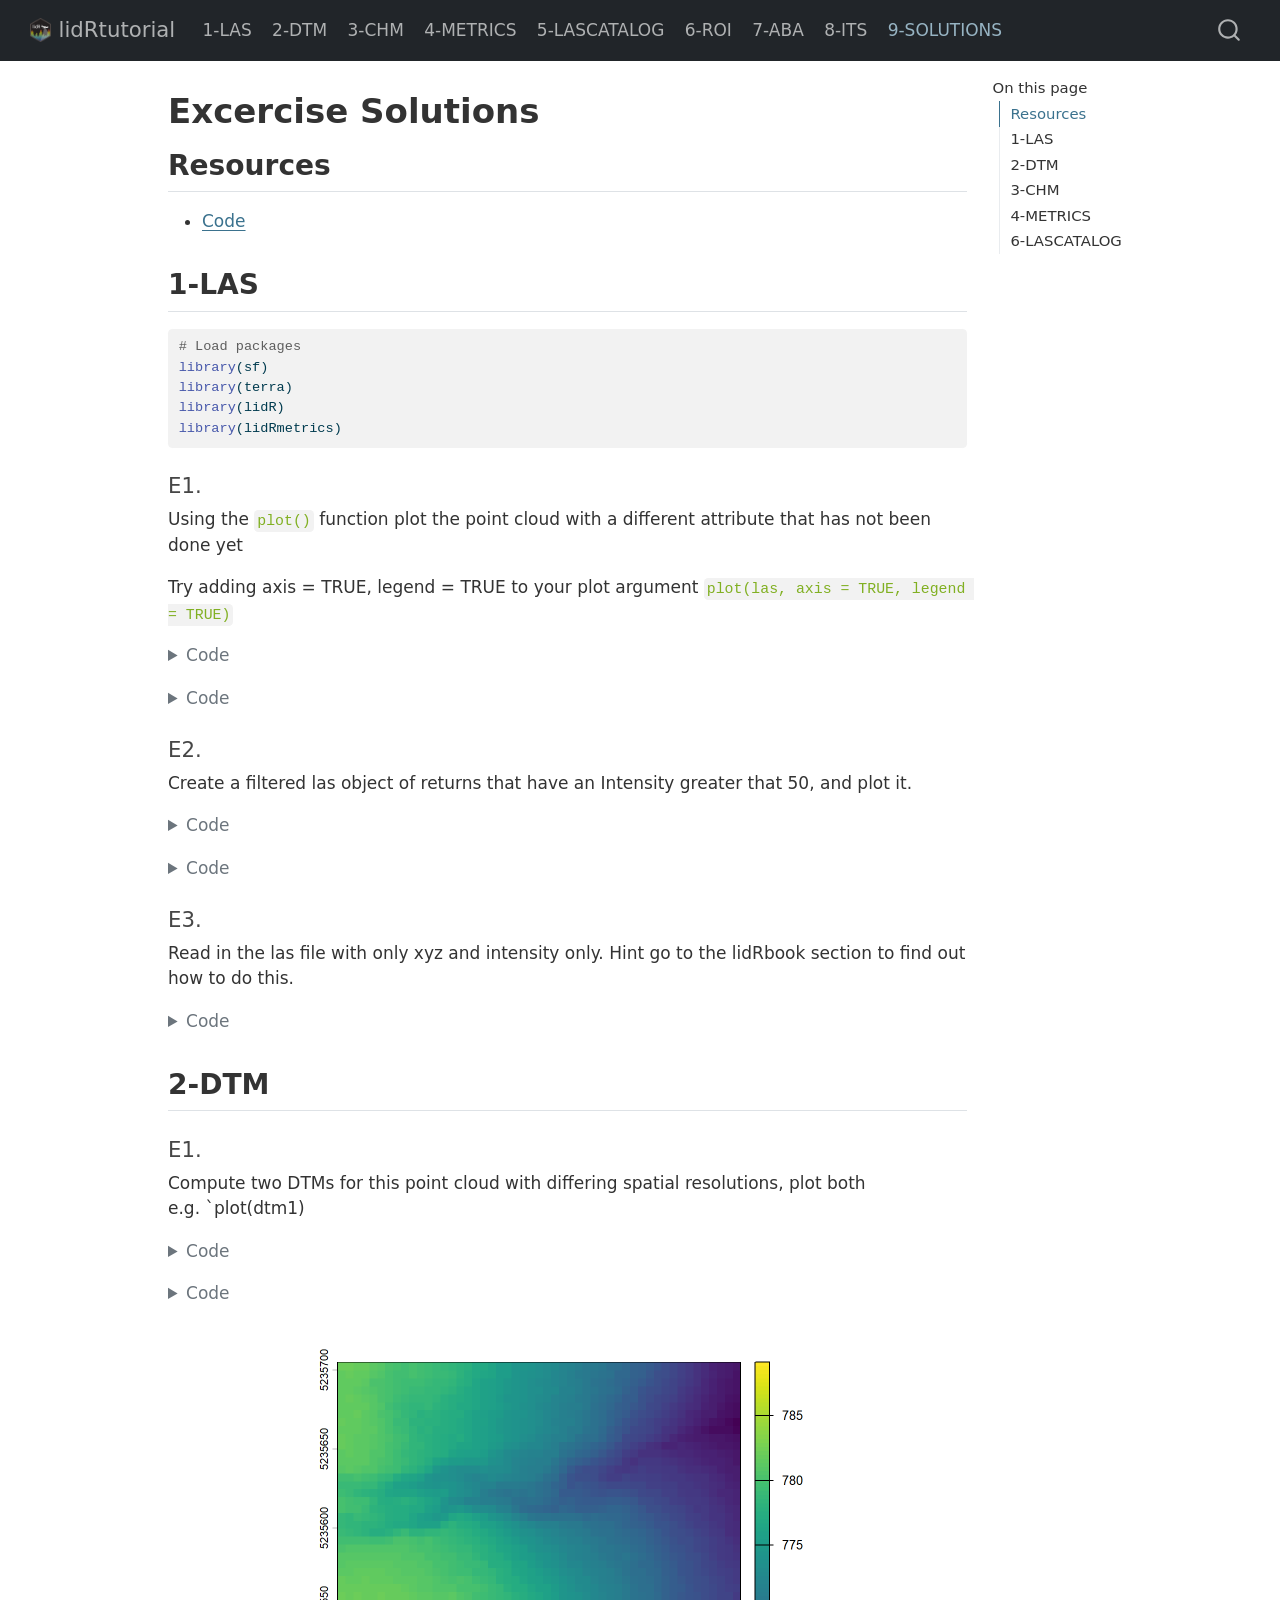
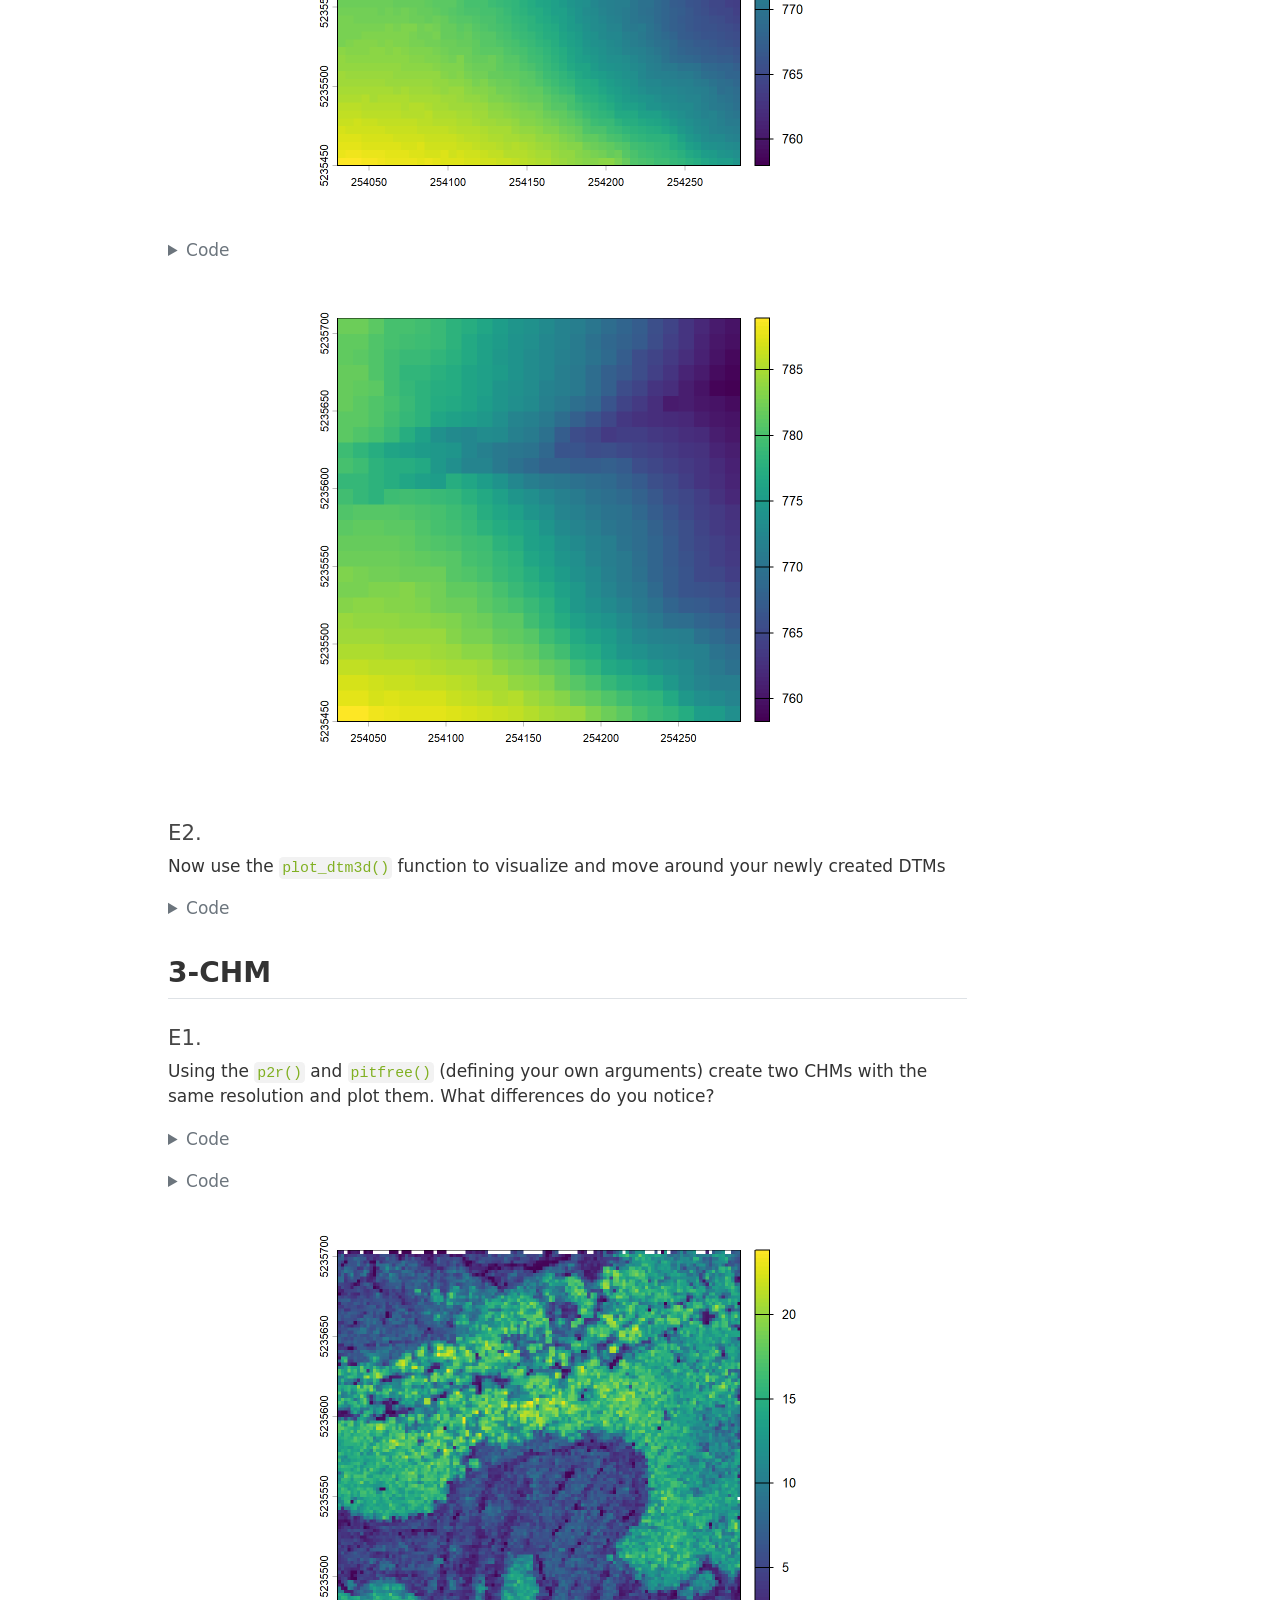
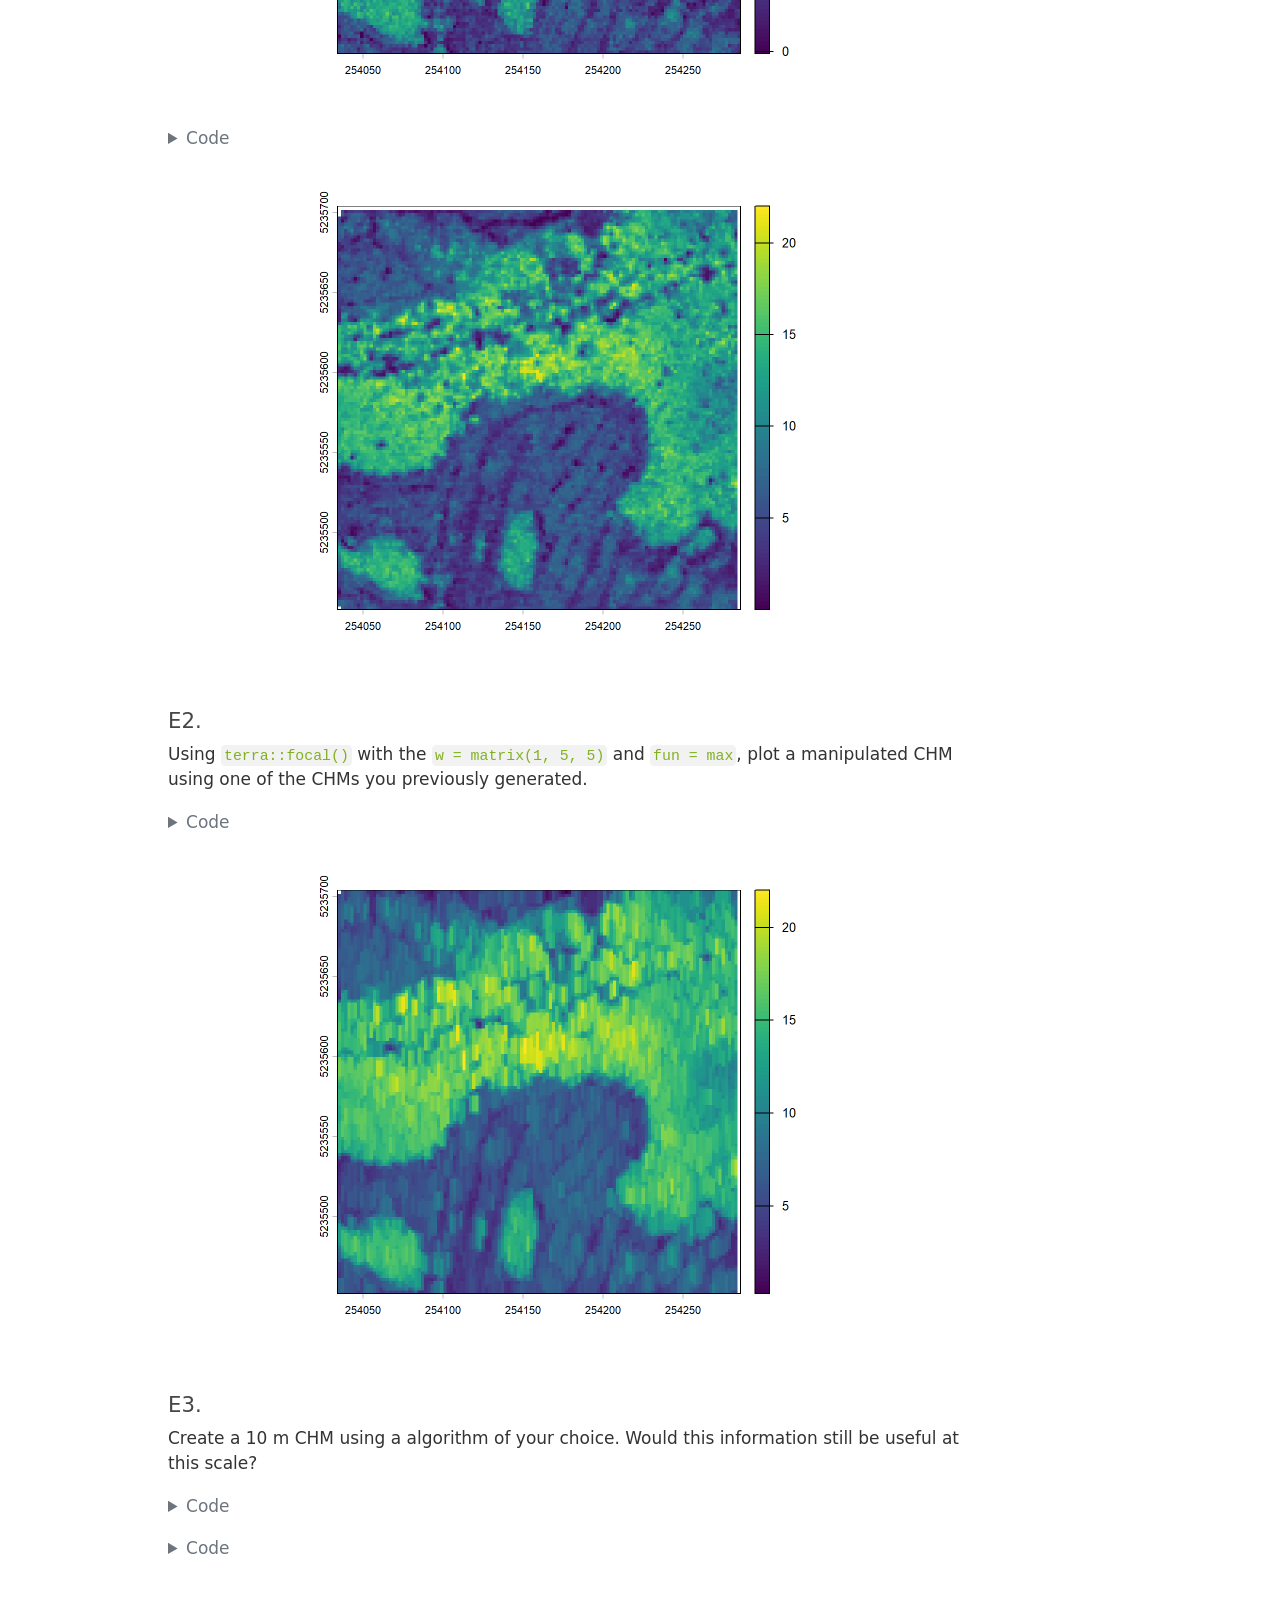
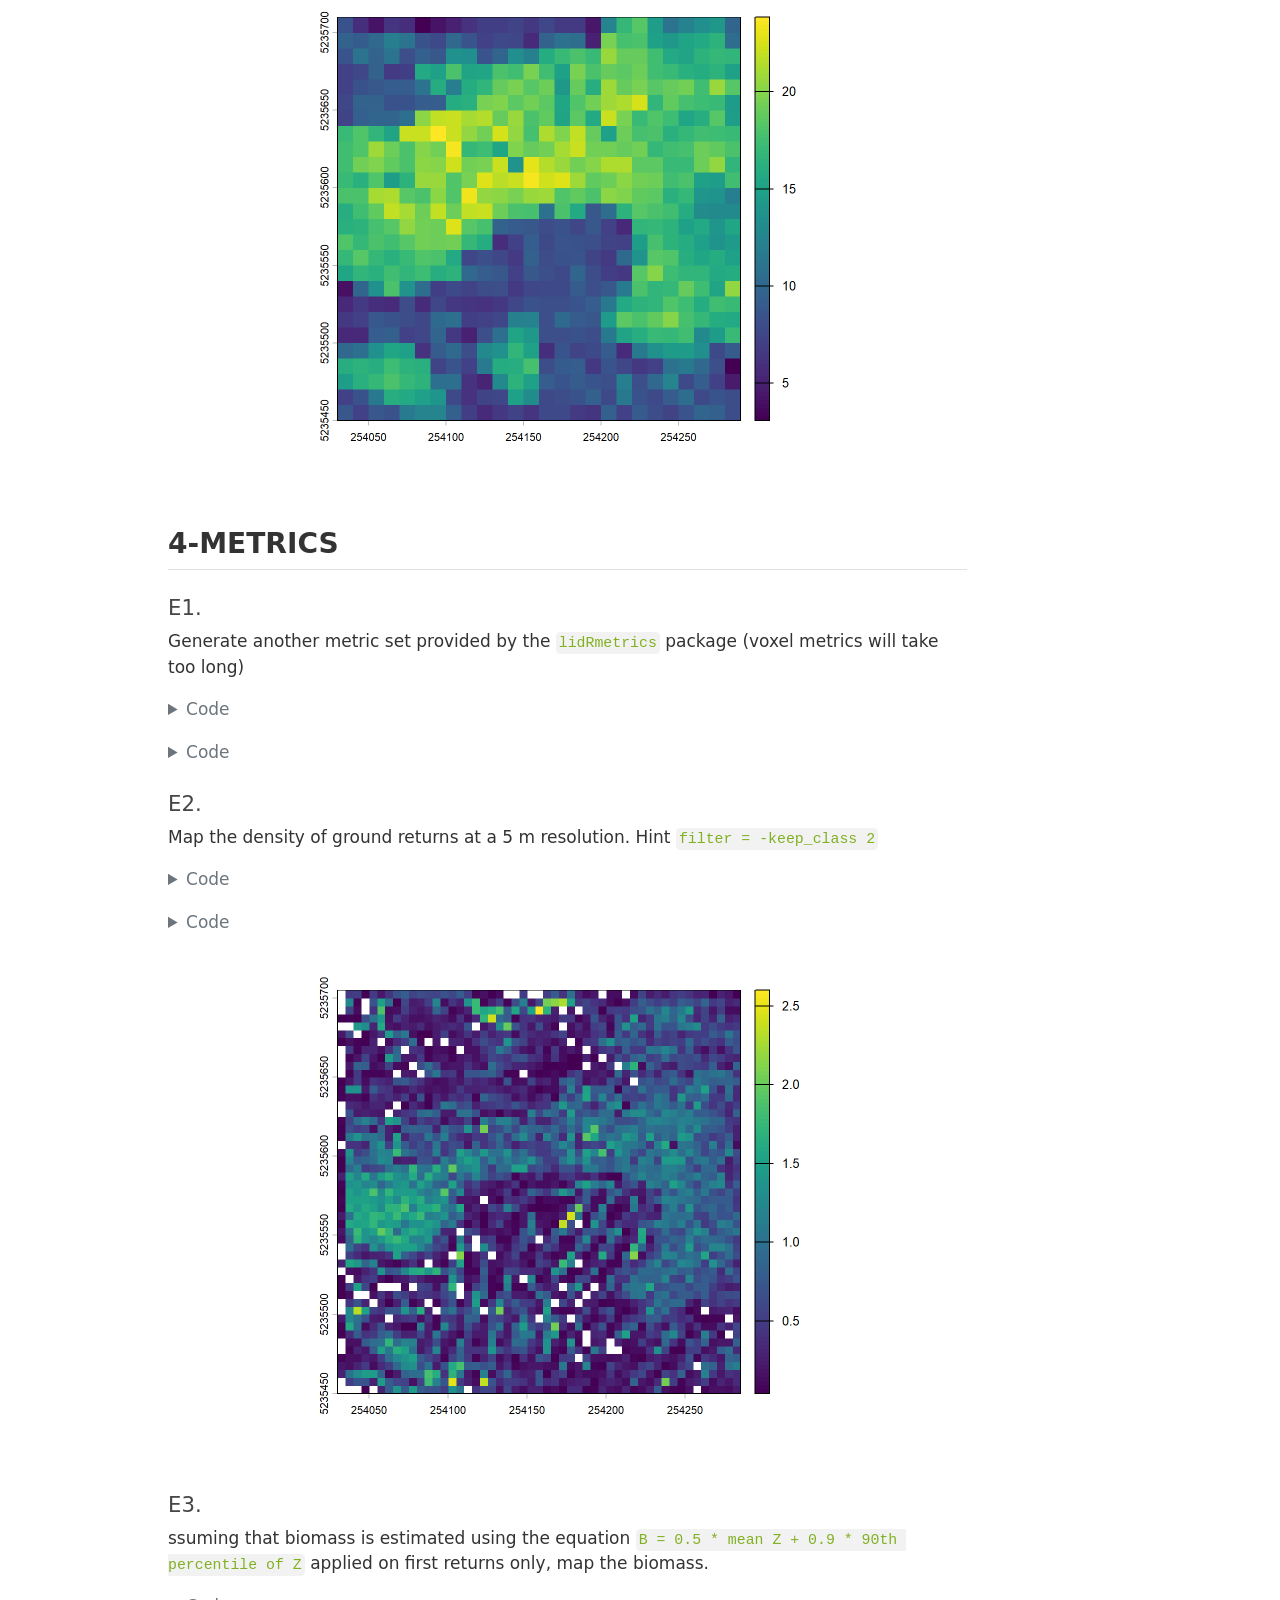
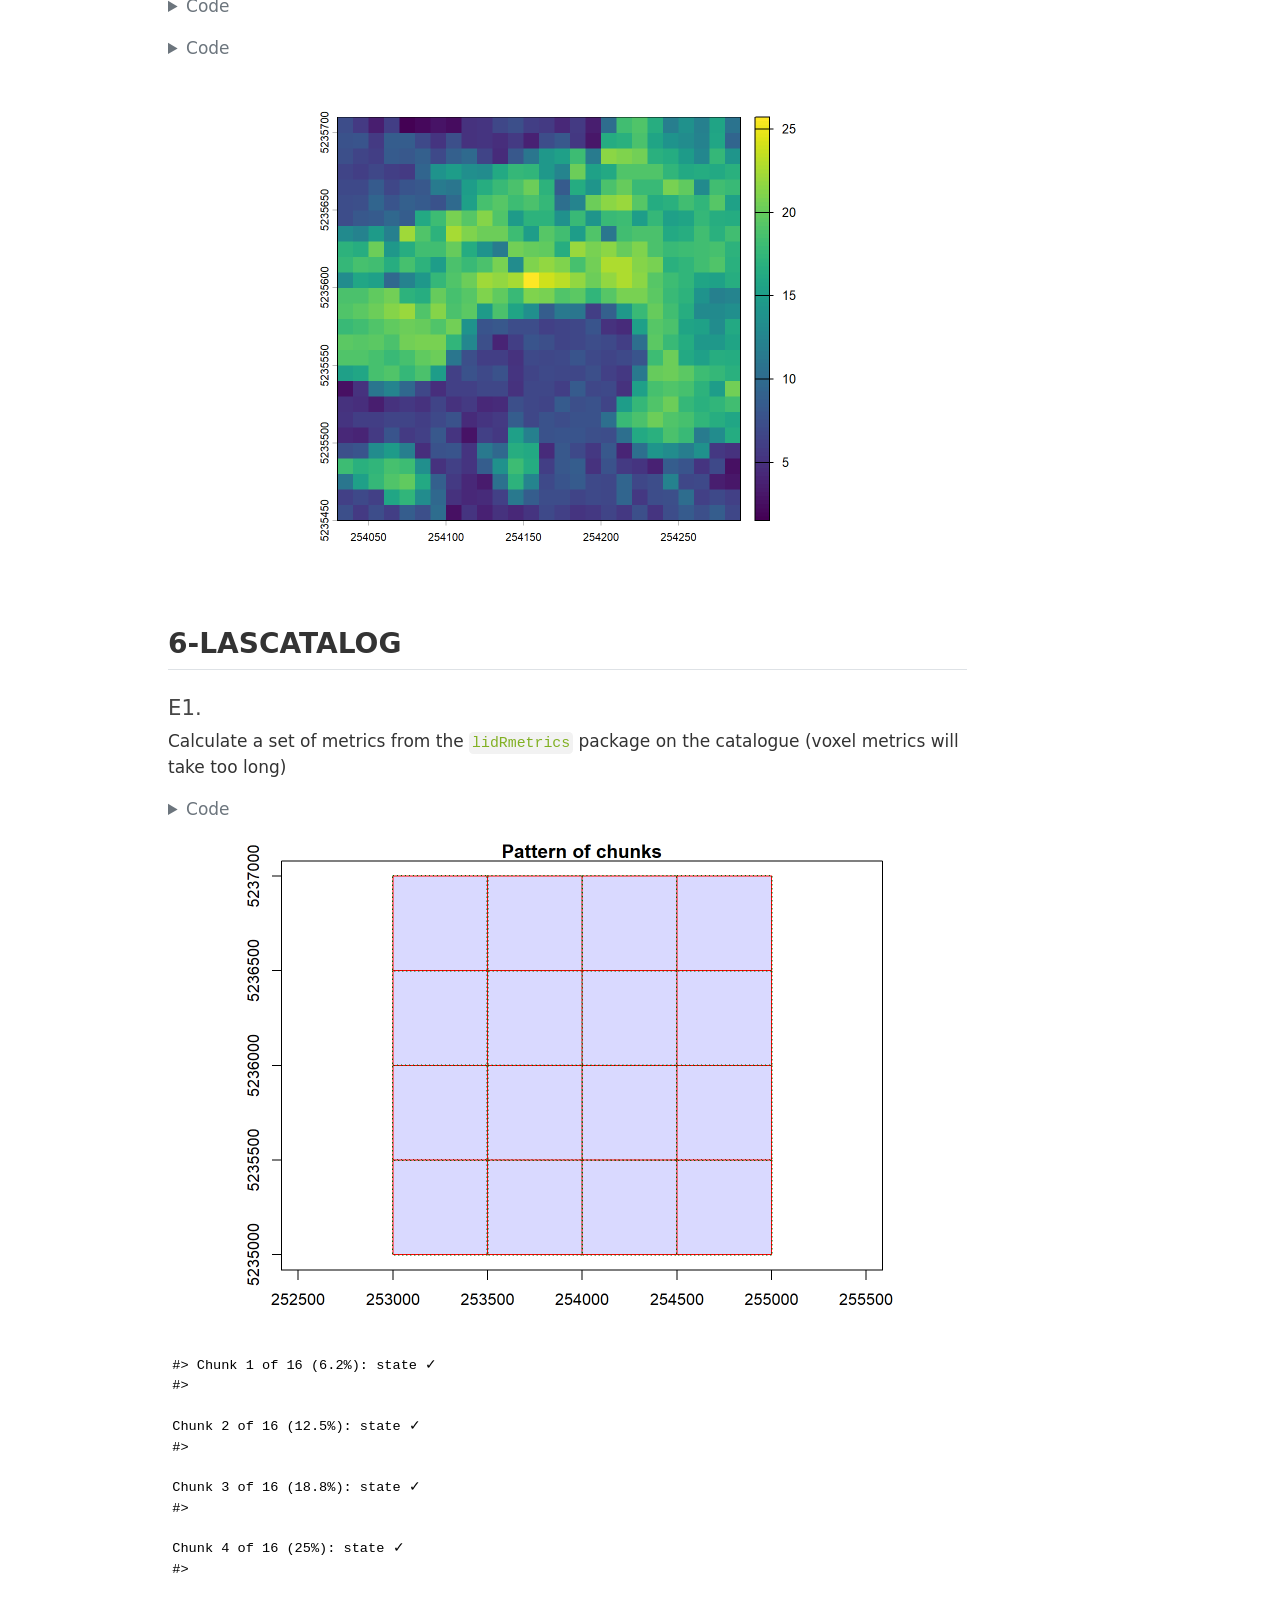
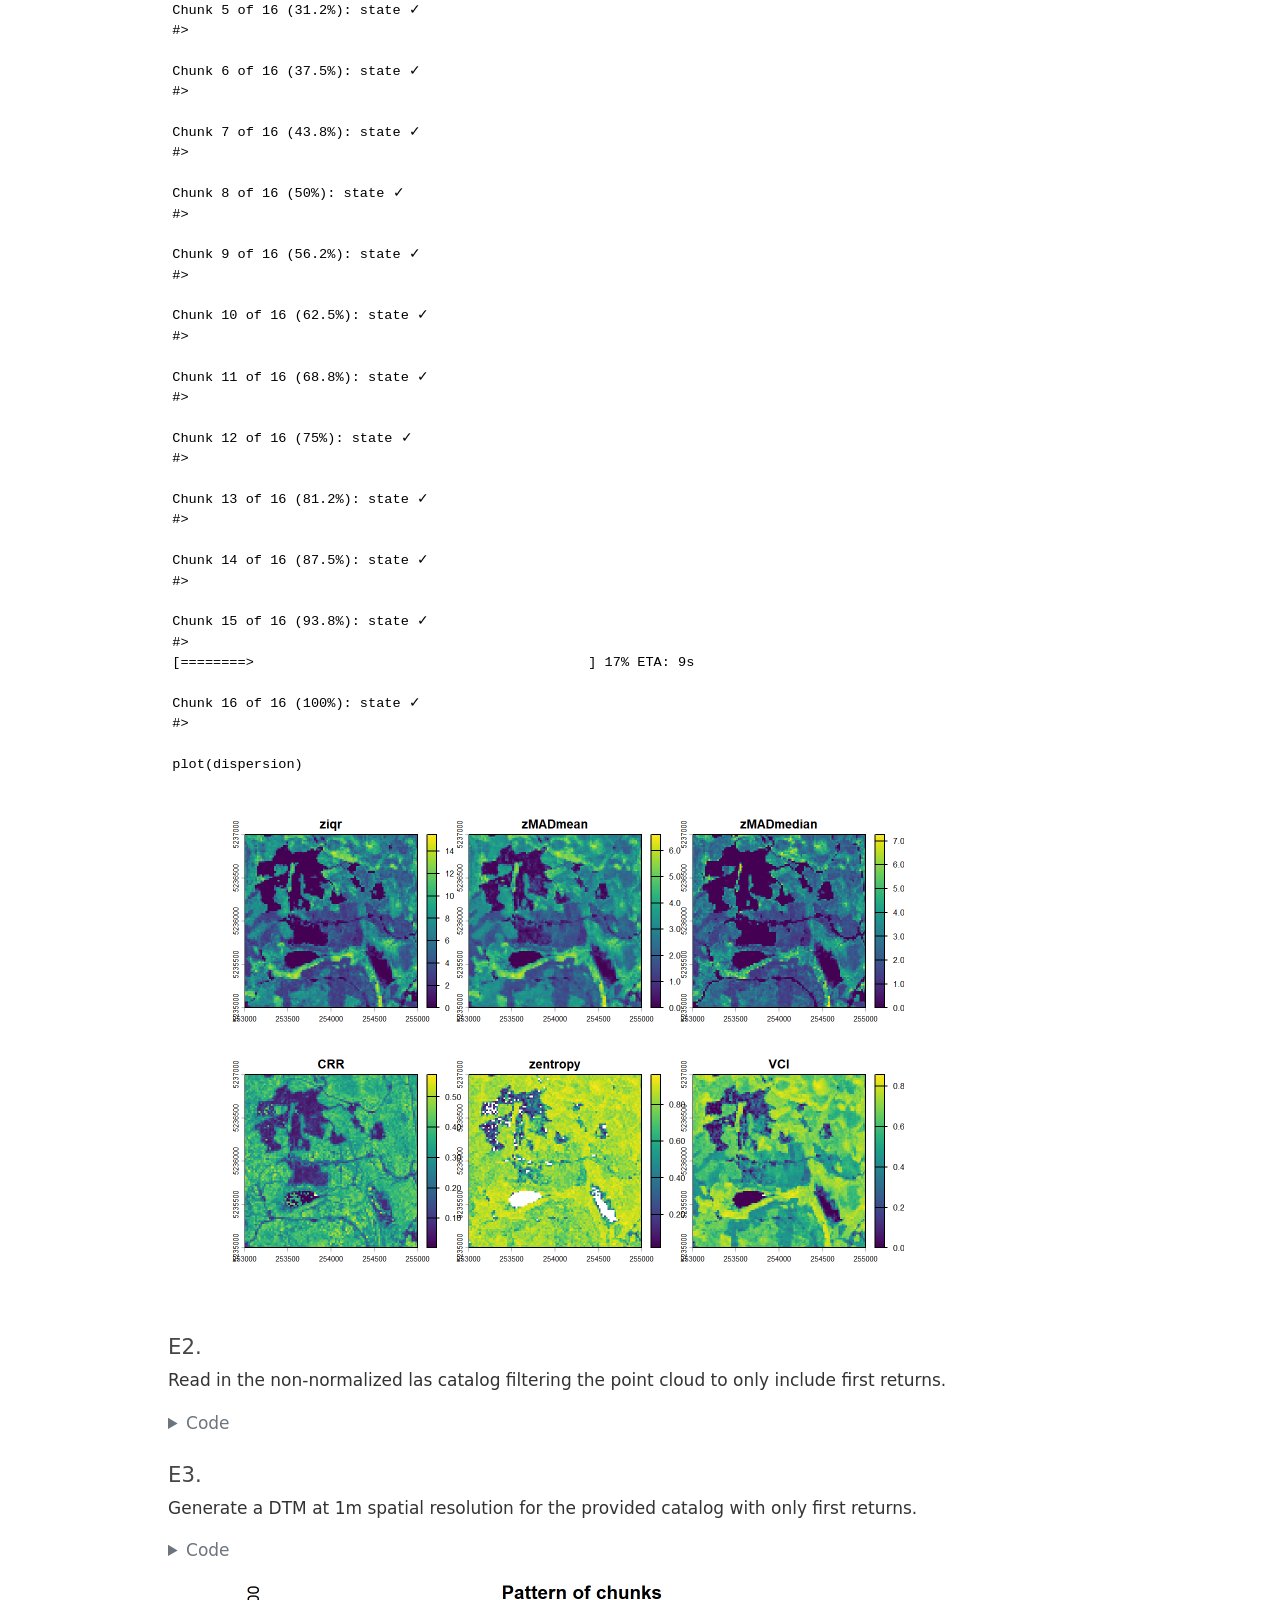
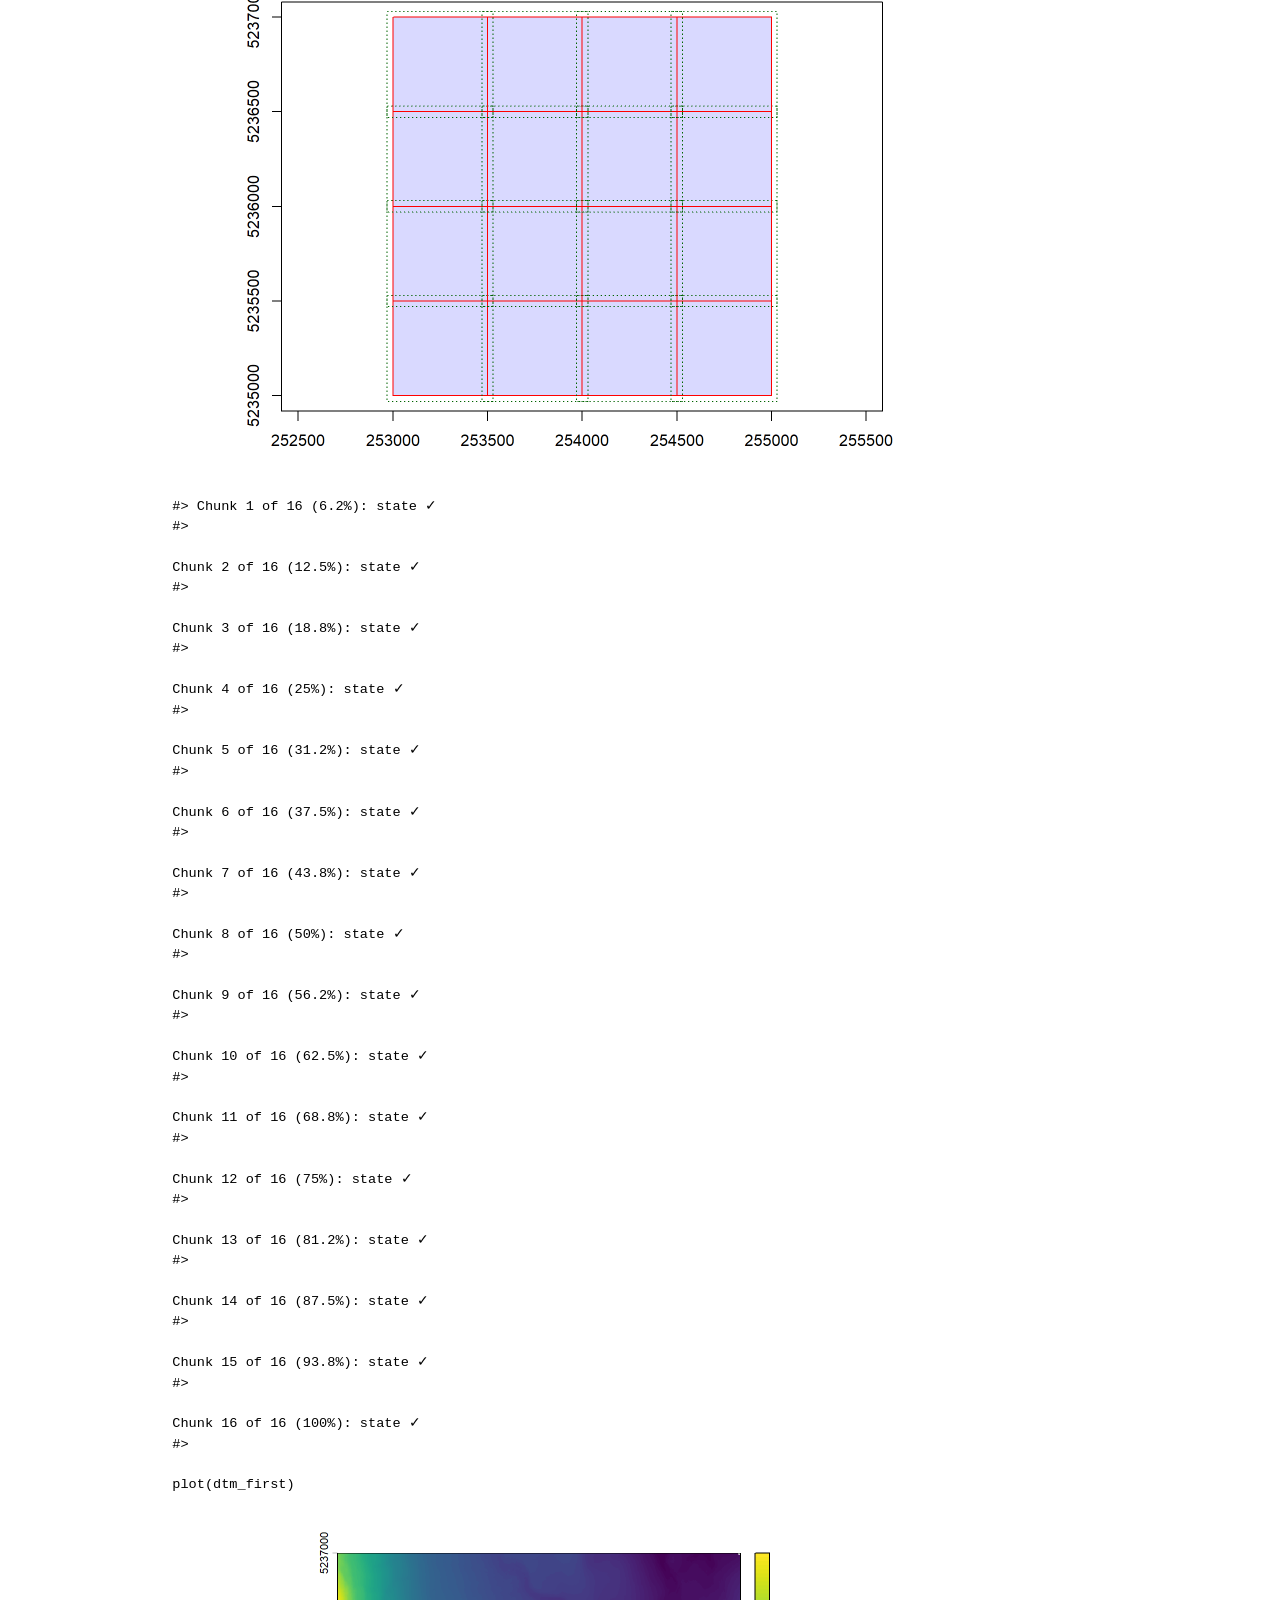
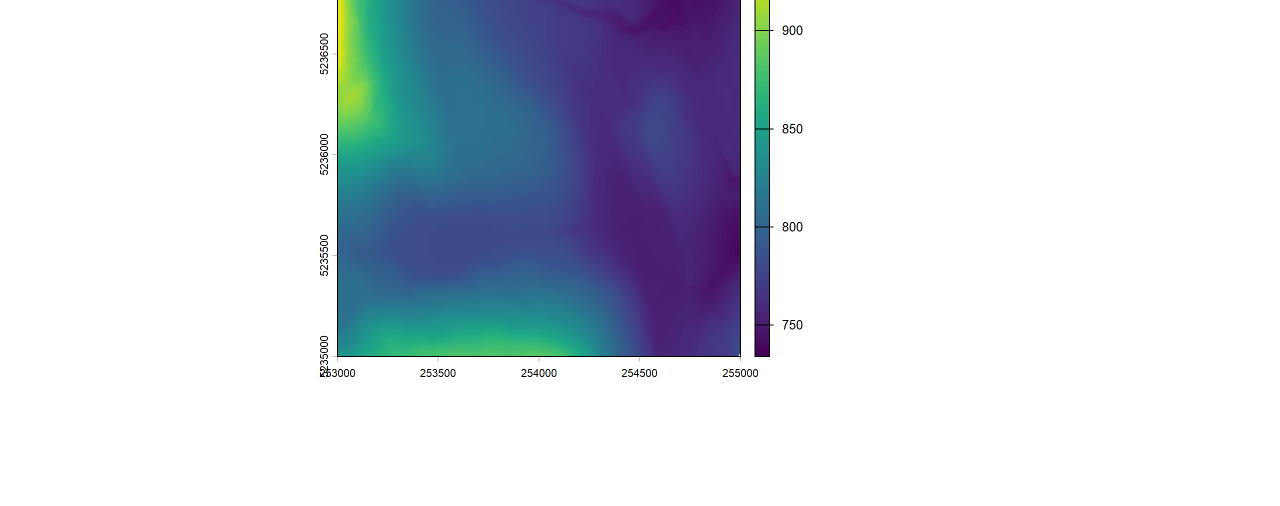
<file: docs/09_solutions.html>
<!DOCTYPE html>
<html xmlns="http://www.w3.org/1999/xhtml" lang="en" xml:lang="en"><head>

<meta charset="utf-8">
<meta name="generator" content="quarto-1.8.26">

<meta name="viewport" content="width=device-width, initial-scale=1.0, user-scalable=yes">


<title>Excercise Solutions – lidRtutorial</title>
<style>
code{white-space: pre-wrap;}
span.smallcaps{font-variant: small-caps;}
div.columns{display: flex; gap: min(4vw, 1.5em);}
div.column{flex: auto; overflow-x: auto;}
div.hanging-indent{margin-left: 1.5em; text-indent: -1.5em;}
ul.task-list{list-style: none;}
ul.task-list li input[type="checkbox"] {
  width: 0.8em;
  margin: 0 0.8em 0.2em -1em; /* quarto-specific, see https://github.com/quarto-dev/quarto-cli/issues/4556 */ 
  vertical-align: middle;
}
/* CSS for syntax highlighting */
html { -webkit-text-size-adjust: 100%; }
pre > code.sourceCode { white-space: pre; position: relative; }
pre > code.sourceCode > span { display: inline-block; line-height: 1.25; }
pre > code.sourceCode > span:empty { height: 1.2em; }
.sourceCode { overflow: visible; }
code.sourceCode > span { color: inherit; text-decoration: inherit; }
div.sourceCode { margin: 1em 0; }
pre.sourceCode { margin: 0; }
@media screen {
div.sourceCode { overflow: auto; }
}
@media print {
pre > code.sourceCode { white-space: pre-wrap; }
pre > code.sourceCode > span { text-indent: -5em; padding-left: 5em; }
}
pre.numberSource code
  { counter-reset: source-line 0; }
pre.numberSource code > span
  { position: relative; left: -4em; counter-increment: source-line; }
pre.numberSource code > span > a:first-child::before
  { content: counter(source-line);
    position: relative; left: -1em; text-align: right; vertical-align: baseline;
    border: none; display: inline-block;
    -webkit-touch-callout: none; -webkit-user-select: none;
    -khtml-user-select: none; -moz-user-select: none;
    -ms-user-select: none; user-select: none;
    padding: 0 4px; width: 4em;
  }
pre.numberSource { margin-left: 3em;  padding-left: 4px; }
div.sourceCode
  {   }
@media screen {
pre > code.sourceCode > span > a:first-child::before { text-decoration: underline; }
}
</style>


<script src="site_libs/quarto-nav/quarto-nav.js"></script>
<script src="site_libs/quarto-nav/headroom.min.js"></script>
<script src="site_libs/clipboard/clipboard.min.js"></script>
<script src="site_libs/quarto-search/autocomplete.umd.js"></script>
<script src="site_libs/quarto-search/fuse.min.js"></script>
<script src="site_libs/quarto-search/quarto-search.js"></script>
<meta name="quarto:offset" content="./">
<link href="./img/logo.png" rel="icon" type="image/png">
<script src="site_libs/quarto-html/quarto.js" type="module"></script>
<script src="site_libs/quarto-html/tabsets/tabsets.js" type="module"></script>
<script src="site_libs/quarto-html/axe/axe-check.js" type="module"></script>
<script src="site_libs/quarto-html/popper.min.js"></script>
<script src="site_libs/quarto-html/tippy.umd.min.js"></script>
<script src="site_libs/quarto-html/anchor.min.js"></script>
<link href="site_libs/quarto-html/tippy.css" rel="stylesheet">
<link href="site_libs/quarto-html/quarto-syntax-highlighting-587c61ba64f3a5504c4d52d930310e48.css" rel="stylesheet" id="quarto-text-highlighting-styles">
<script src="site_libs/bootstrap/bootstrap.min.js"></script>
<link href="site_libs/bootstrap/bootstrap-icons.css" rel="stylesheet">
<link href="site_libs/bootstrap/bootstrap-2b2f74de2f4973298fd85563bc9a9e04.min.css" rel="stylesheet" append-hash="true" id="quarto-bootstrap" data-mode="light">
<script src="site_libs/quarto-contrib/glightbox/glightbox.min.js"></script>
<link href="site_libs/quarto-contrib/glightbox/glightbox.min.css" rel="stylesheet">
<link href="site_libs/quarto-contrib/glightbox/lightbox.css" rel="stylesheet">
<script id="quarto-search-options" type="application/json">{
  "location": "navbar",
  "copy-button": false,
  "collapse-after": 3,
  "panel-placement": "end",
  "type": "overlay",
  "limit": 50,
  "keyboard-shortcut": [
    "f",
    "/",
    "s"
  ],
  "language": {
    "search-no-results-text": "No results",
    "search-matching-documents-text": "matching documents",
    "search-copy-link-title": "Copy link to search",
    "search-hide-matches-text": "Hide additional matches",
    "search-more-match-text": "more match in this document",
    "search-more-matches-text": "more matches in this document",
    "search-clear-button-title": "Clear",
    "search-text-placeholder": "",
    "search-detached-cancel-button-title": "Cancel",
    "search-submit-button-title": "Submit",
    "search-label": "Search"
  }
}</script>


<link rel="stylesheet" href="assets/custom.css">
</head>

<body class="nav-fixed quarto-light">

<div id="quarto-search-results"></div>
  <header id="quarto-header" class="headroom fixed-top">
    <nav class="navbar navbar-expand-lg " data-bs-theme="dark">
      <div class="navbar-container container-fluid">
      <div class="navbar-brand-container mx-auto">
    <a href="./index.html" class="navbar-brand navbar-brand-logo">
    <img src="./img/logo.png" alt="" class="navbar-logo light-content">
    <img src="./img/logo.png" alt="" class="navbar-logo dark-content">
    </a>
    <a class="navbar-brand" href="./index.html">
    <span class="navbar-title">lidRtutorial</span>
    </a>
  </div>
            <div id="quarto-search" class="" title="Search"></div>
          <button class="navbar-toggler" type="button" data-bs-toggle="collapse" data-bs-target="#navbarCollapse" aria-controls="navbarCollapse" role="menu" aria-expanded="false" aria-label="Toggle navigation" onclick="if (window.quartoToggleHeadroom) { window.quartoToggleHeadroom(); }">
  <span class="navbar-toggler-icon"></span>
</button>
          <div class="collapse navbar-collapse" id="navbarCollapse">
            <ul class="navbar-nav navbar-nav-scroll me-auto">
  <li class="nav-item">
    <a class="nav-link" href="./01_read.html"> 
<span class="menu-text">1-LAS</span></a>
  </li>  
  <li class="nav-item">
    <a class="nav-link" href="./02_dtm.html"> 
<span class="menu-text">2-DTM</span></a>
  </li>  
  <li class="nav-item">
    <a class="nav-link" href="./03_chm.html"> 
<span class="menu-text">3-CHM</span></a>
  </li>  
  <li class="nav-item">
    <a class="nav-link" href="./04_metrics.html"> 
<span class="menu-text">4-METRICS</span></a>
  </li>  
  <li class="nav-item">
    <a class="nav-link" href="./05_catalog.html"> 
<span class="menu-text">5-LASCATALOG</span></a>
  </li>  
  <li class="nav-item">
    <a class="nav-link" href="./06_roi.html"> 
<span class="menu-text">6-ROI</span></a>
  </li>  
  <li class="nav-item">
    <a class="nav-link" href="./07_aba.html"> 
<span class="menu-text">7-ABA</span></a>
  </li>  
  <li class="nav-item">
    <a class="nav-link" href="./08_its.html"> 
<span class="menu-text">8-ITS</span></a>
  </li>  
  <li class="nav-item">
    <a class="nav-link active" href="./09_solutions.html" aria-current="page"> 
<span class="menu-text">9-SOLUTIONS</span></a>
  </li>  
</ul>
          </div> <!-- /navcollapse -->
            <div class="quarto-navbar-tools">
</div>
      </div> <!-- /container-fluid -->
    </nav>
</header>
<!-- content -->
<div id="quarto-content" class="quarto-container page-columns page-rows-contents page-layout-article page-navbar">
<!-- sidebar -->
<!-- margin-sidebar -->
    <div id="quarto-margin-sidebar" class="sidebar margin-sidebar">
        <nav id="TOC" role="doc-toc" class="toc-active">
    <h2 id="toc-title">On this page</h2>
   
  <ul>
  <li><a href="#resources" id="toc-resources" class="nav-link active" data-scroll-target="#resources">Resources</a></li>
  <li><a href="#las" id="toc-las" class="nav-link" data-scroll-target="#las">1-LAS</a>
  <ul>
  <li><a href="#e1." id="toc-e1." class="nav-link" data-scroll-target="#e1.">E1.</a></li>
  <li><a href="#e2." id="toc-e2." class="nav-link" data-scroll-target="#e2.">E2.</a></li>
  <li><a href="#e3." id="toc-e3." class="nav-link" data-scroll-target="#e3.">E3.</a></li>
  </ul></li>
  <li><a href="#dtm" id="toc-dtm" class="nav-link" data-scroll-target="#dtm">2-DTM</a>
  <ul>
  <li><a href="#e1.-1" id="toc-e1.-1" class="nav-link" data-scroll-target="#e1.-1">E1.</a></li>
  <li><a href="#e2.-1" id="toc-e2.-1" class="nav-link" data-scroll-target="#e2.-1">E2.</a></li>
  </ul></li>
  <li><a href="#chm" id="toc-chm" class="nav-link" data-scroll-target="#chm">3-CHM</a>
  <ul>
  <li><a href="#e1.-2" id="toc-e1.-2" class="nav-link" data-scroll-target="#e1.-2">E1.</a></li>
  <li><a href="#e2.-2" id="toc-e2.-2" class="nav-link" data-scroll-target="#e2.-2">E2.</a></li>
  <li><a href="#e3.-1" id="toc-e3.-1" class="nav-link" data-scroll-target="#e3.-1">E3.</a></li>
  </ul></li>
  <li><a href="#metrics" id="toc-metrics" class="nav-link" data-scroll-target="#metrics">4-METRICS</a>
  <ul>
  <li><a href="#e1.-3" id="toc-e1.-3" class="nav-link" data-scroll-target="#e1.-3">E1.</a></li>
  <li><a href="#e2.-3" id="toc-e2.-3" class="nav-link" data-scroll-target="#e2.-3">E2.</a></li>
  <li><a href="#e3.-2" id="toc-e3.-2" class="nav-link" data-scroll-target="#e3.-2">E3.</a></li>
  </ul></li>
  <li><a href="#lascatalog" id="toc-lascatalog" class="nav-link" data-scroll-target="#lascatalog">6-LASCATALOG</a>
  <ul>
  <li><a href="#e1.-4" id="toc-e1.-4" class="nav-link" data-scroll-target="#e1.-4">E1.</a></li>
  <li><a href="#e2.-4" id="toc-e2.-4" class="nav-link" data-scroll-target="#e2.-4">E2.</a></li>
  <li><a href="#e3.-3" id="toc-e3.-3" class="nav-link" data-scroll-target="#e3.-3">E3.</a></li>
  </ul></li>
  </ul>
</nav>
    </div>
<!-- main -->
<main class="content" id="quarto-document-content">

<header id="title-block-header" class="quarto-title-block default">
<div class="quarto-title">
<h1 class="title">Excercise Solutions</h1>
</div>



<div class="quarto-title-meta">

    
  
    
  </div>
  


</header>


<section id="resources" class="level2">
<h2 class="anchored" data-anchor-id="resources">Resources</h2>
<ul>
<li><a href="https://github.com/liamirwin/SL25_lidRtutorial/blob/main/R/09_solutions.R">Code</a></li>
</ul>
</section>
<section id="las" class="level2">
<h2 class="anchored" data-anchor-id="las">1-LAS</h2>
<div class="cell" data-layout-align="center">
<div class="code-copy-outer-scaffold"><div class="sourceCode cell-code" id="cb1"><pre class="sourceCode r code-with-copy"><code class="sourceCode r"><span id="cb1-1"><a href="#cb1-1" aria-hidden="true" tabindex="-1"></a><span class="co"># Load packages</span></span>
<span id="cb1-2"><a href="#cb1-2" aria-hidden="true" tabindex="-1"></a><span class="fu">library</span>(sf)</span>
<span id="cb1-3"><a href="#cb1-3" aria-hidden="true" tabindex="-1"></a><span class="fu">library</span>(terra)</span>
<span id="cb1-4"><a href="#cb1-4" aria-hidden="true" tabindex="-1"></a><span class="fu">library</span>(lidR)</span>
<span id="cb1-5"><a href="#cb1-5" aria-hidden="true" tabindex="-1"></a><span class="fu">library</span>(lidRmetrics)</span></code></pre></div><button title="Copy to Clipboard" class="code-copy-button"><i class="bi"></i></button></div>
</div>
<section id="e1." class="level4">
<h4 class="anchored" data-anchor-id="e1.">E1.</h4>
<p>Using the <code>plot()</code> function plot the point cloud with a different attribute that has not been done yet</p>
<p>Try adding axis = TRUE, legend = TRUE to your plot argument <code>plot(las, axis = TRUE, legend = TRUE)</code></p>
<div class="cell" data-layout-align="center">
<details class="code-fold">
<summary>Code</summary>
<div class="code-copy-outer-scaffold"><div class="sourceCode cell-code" id="cb2"><pre class="sourceCode r code-with-copy"><code class="sourceCode r"><span id="cb2-1"><a href="#cb2-1" aria-hidden="true" tabindex="-1"></a>las <span class="ot">&lt;-</span> <span class="fu">readLAS</span>(<span class="at">files =</span> <span class="st">"data/fm_norm.laz"</span>)</span></code></pre></div><button title="Copy to Clipboard" class="code-copy-button"><i class="bi"></i></button></div>
</details>
<details class="code-fold">
<summary>Code</summary>
<div class="code-copy-outer-scaffold"><div class="sourceCode cell-code" id="cb3"><pre class="sourceCode r code-with-copy"><code class="sourceCode r"><span id="cb3-1"><a href="#cb3-1" aria-hidden="true" tabindex="-1"></a><span class="fu">plot</span>(las, <span class="at">color =</span> <span class="st">"ReturnNumber"</span>, <span class="at">axis =</span> <span class="cn">TRUE</span>, <span class="at">legend =</span> <span class="cn">TRUE</span>)</span></code></pre></div><button title="Copy to Clipboard" class="code-copy-button"><i class="bi"></i></button></div>
</details>
</div>
</section>
<section id="e2." class="level4">
<h4 class="anchored" data-anchor-id="e2.">E2.</h4>
<p>Create a filtered las object of returns that have an Intensity greater that 50, and plot it.</p>
<div class="cell" data-layout-align="center">
<details class="code-fold">
<summary>Code</summary>
<div class="code-copy-outer-scaffold"><div class="sourceCode cell-code" id="cb4"><pre class="sourceCode r code-with-copy"><code class="sourceCode r"><span id="cb4-1"><a href="#cb4-1" aria-hidden="true" tabindex="-1"></a>las <span class="ot">&lt;-</span> <span class="fu">readLAS</span>(<span class="at">files =</span> <span class="st">"data/fm_norm.laz"</span>)</span></code></pre></div><button title="Copy to Clipboard" class="code-copy-button"><i class="bi"></i></button></div>
</details>
<details class="code-fold">
<summary>Code</summary>
<div class="code-copy-outer-scaffold"><div class="sourceCode cell-code" id="cb5"><pre class="sourceCode r code-with-copy"><code class="sourceCode r"><span id="cb5-1"><a href="#cb5-1" aria-hidden="true" tabindex="-1"></a>i_50 <span class="ot">&lt;-</span> <span class="fu">filter_poi</span>(<span class="at">las =</span> las, Intensity <span class="sc">&gt;</span> <span class="dv">50</span>)</span>
<span id="cb5-2"><a href="#cb5-2" aria-hidden="true" tabindex="-1"></a><span class="fu">plot</span>(i_50)</span></code></pre></div><button title="Copy to Clipboard" class="code-copy-button"><i class="bi"></i></button></div>
</details>
</div>
</section>
<section id="e3." class="level4">
<h4 class="anchored" data-anchor-id="e3.">E3.</h4>
<p>Read in the las file with only xyz and intensity only. Hint go to the lidRbook section to find out how to do this.</p>
<div class="cell" data-layout-align="center">
<details class="code-fold">
<summary>Code</summary>
<div class="code-copy-outer-scaffold"><div class="sourceCode cell-code" id="cb6"><pre class="sourceCode r code-with-copy"><code class="sourceCode r"><span id="cb6-1"><a href="#cb6-1" aria-hidden="true" tabindex="-1"></a>las <span class="ot">&lt;-</span> <span class="fu">readLAS</span>(<span class="at">files =</span> <span class="st">"data/fm_norm.laz"</span>, <span class="at">select =</span> <span class="st">"xyzi"</span>)</span></code></pre></div><button title="Copy to Clipboard" class="code-copy-button"><i class="bi"></i></button></div>
</details>
</div>
</section>
</section>
<section id="dtm" class="level2">
<h2 class="anchored" data-anchor-id="dtm">2-DTM</h2>
<section id="e1.-1" class="level4">
<h4 class="anchored" data-anchor-id="e1.-1">E1.</h4>
<p>Compute two DTMs for this point cloud with differing spatial resolutions, plot both e.g.&nbsp;`plot(dtm1)</p>
<div class="cell" data-layout-align="center">
<details class="code-fold">
<summary>Code</summary>
<div class="code-copy-outer-scaffold"><div class="sourceCode cell-code" id="cb7"><pre class="sourceCode r code-with-copy"><code class="sourceCode r"><span id="cb7-1"><a href="#cb7-1" aria-hidden="true" tabindex="-1"></a>las <span class="ot">&lt;-</span> <span class="fu">readLAS</span>(<span class="at">files =</span> <span class="st">"data/fm_class.laz"</span>)</span></code></pre></div><button title="Copy to Clipboard" class="code-copy-button"><i class="bi"></i></button></div>
</details>
<details class="code-fold">
<summary>Code</summary>
<div class="code-copy-outer-scaffold"><div class="sourceCode cell-code" id="cb8"><pre class="sourceCode r code-with-copy"><code class="sourceCode r"><span id="cb8-1"><a href="#cb8-1" aria-hidden="true" tabindex="-1"></a>dtm_5 <span class="ot">&lt;-</span> <span class="fu">rasterize_terrain</span>(<span class="at">las=</span>las, <span class="at">res=</span><span class="dv">5</span>, <span class="at">algorithm=</span><span class="fu">tin</span>())</span>
<span id="cb8-2"><a href="#cb8-2" aria-hidden="true" tabindex="-1"></a>dtm_10 <span class="ot">&lt;-</span> <span class="fu">rasterize_terrain</span>(<span class="at">las=</span>las, <span class="at">res=</span><span class="dv">10</span>, <span class="at">algorithm=</span><span class="fu">tin</span>())</span>
<span id="cb8-3"><a href="#cb8-3" aria-hidden="true" tabindex="-1"></a><span class="fu">plot</span>(dtm_5)</span></code></pre></div><button title="Copy to Clipboard" class="code-copy-button"><i class="bi"></i></button></div>
</details>
<div class="cell-output-display">
<div class="quarto-figure quarto-figure-center">
<figure class="figure">
<p><a href="09_solutions_files/figure-html/dtm-e1-1.png" class="lightbox" data-gallery="quarto-lightbox-gallery-1"><img src="09_solutions_files/figure-html/dtm-e1-1.png" class="img-fluid quarto-figure quarto-figure-center figure-img" width="672"></a></p>
</figure>
</div>
</div>
<details class="code-fold">
<summary>Code</summary>
<div class="code-copy-outer-scaffold"><div class="sourceCode cell-code" id="cb9"><pre class="sourceCode r code-with-copy"><code class="sourceCode r"><span id="cb9-1"><a href="#cb9-1" aria-hidden="true" tabindex="-1"></a><span class="fu">plot</span>(dtm_10)</span></code></pre></div><button title="Copy to Clipboard" class="code-copy-button"><i class="bi"></i></button></div>
</details>
<div class="cell-output-display">
<div class="quarto-figure quarto-figure-center">
<figure class="figure">
<p><a href="09_solutions_files/figure-html/dtm-e1-2.png" class="lightbox" data-gallery="quarto-lightbox-gallery-2"><img src="09_solutions_files/figure-html/dtm-e1-2.png" class="img-fluid quarto-figure quarto-figure-center figure-img" width="672"></a></p>
</figure>
</div>
</div>
</div>
</section>
<section id="e2.-1" class="level4">
<h4 class="anchored" data-anchor-id="e2.-1">E2.</h4>
<p>Now use the <code>plot_dtm3d()</code> function to visualize and move around your newly created DTMs</p>
<div class="cell" data-layout-align="center">
<details class="code-fold">
<summary>Code</summary>
<div class="code-copy-outer-scaffold"><div class="sourceCode cell-code" id="cb10"><pre class="sourceCode r code-with-copy"><code class="sourceCode r"><span id="cb10-1"><a href="#cb10-1" aria-hidden="true" tabindex="-1"></a><span class="fu">plot_dtm3d</span>(dtm_5)</span></code></pre></div><button title="Copy to Clipboard" class="code-copy-button"><i class="bi"></i></button></div>
</details>
</div>
</section>
</section>
<section id="chm" class="level2">
<h2 class="anchored" data-anchor-id="chm">3-CHM</h2>
<section id="e1.-2" class="level4">
<h4 class="anchored" data-anchor-id="e1.-2">E1.</h4>
<p>Using the <code>p2r()</code> and <code>pitfree()</code> (defining your own arguments) create two CHMs with the same resolution and plot them. What differences do you notice?</p>
<div class="cell" data-layout-align="center">
<details class="code-fold">
<summary>Code</summary>
<div class="code-copy-outer-scaffold"><div class="sourceCode cell-code" id="cb11"><pre class="sourceCode r code-with-copy"><code class="sourceCode r"><span id="cb11-1"><a href="#cb11-1" aria-hidden="true" tabindex="-1"></a>las <span class="ot">&lt;-</span> <span class="fu">readLAS</span>(<span class="at">files =</span> <span class="st">"data/fm_norm.laz"</span>)</span></code></pre></div><button title="Copy to Clipboard" class="code-copy-button"><i class="bi"></i></button></div>
</details>
<details class="code-fold">
<summary>Code</summary>
<div class="code-copy-outer-scaffold"><div class="sourceCode cell-code" id="cb12"><pre class="sourceCode r code-with-copy"><code class="sourceCode r"><span id="cb12-1"><a href="#cb12-1" aria-hidden="true" tabindex="-1"></a>chm_p2r <span class="ot">&lt;-</span> <span class="fu">rasterize_canopy</span>(<span class="at">las=</span>las, <span class="at">res=</span><span class="dv">2</span>, <span class="at">algorithm=</span><span class="fu">p2r</span>())</span>
<span id="cb12-2"><a href="#cb12-2" aria-hidden="true" tabindex="-1"></a></span>
<span id="cb12-3"><a href="#cb12-3" aria-hidden="true" tabindex="-1"></a>thresholds <span class="ot">&lt;-</span> <span class="fu">c</span>(<span class="dv">0</span>, <span class="dv">5</span>, <span class="dv">10</span>, <span class="dv">20</span>, <span class="dv">25</span>, <span class="dv">30</span>)</span>
<span id="cb12-4"><a href="#cb12-4" aria-hidden="true" tabindex="-1"></a>max_edge <span class="ot">&lt;-</span> <span class="fu">c</span>(<span class="dv">0</span>, <span class="fl">1.35</span>)</span>
<span id="cb12-5"><a href="#cb12-5" aria-hidden="true" tabindex="-1"></a>chm_pitfree <span class="ot">&lt;-</span> <span class="fu">rasterize_canopy</span>(<span class="at">las =</span> las, <span class="at">res =</span> <span class="dv">2</span>, <span class="at">algorithm =</span> <span class="fu">pitfree</span>(thresholds, max_edge))</span>
<span id="cb12-6"><a href="#cb12-6" aria-hidden="true" tabindex="-1"></a></span>
<span id="cb12-7"><a href="#cb12-7" aria-hidden="true" tabindex="-1"></a><span class="fu">plot</span>(chm_p2r)</span></code></pre></div><button title="Copy to Clipboard" class="code-copy-button"><i class="bi"></i></button></div>
</details>
<div class="cell-output-display">
<div class="quarto-figure quarto-figure-center">
<figure class="figure">
<p><a href="09_solutions_files/figure-html/chm-e1-1.png" class="lightbox" data-gallery="quarto-lightbox-gallery-3"><img src="09_solutions_files/figure-html/chm-e1-1.png" class="img-fluid quarto-figure quarto-figure-center figure-img" width="672"></a></p>
</figure>
</div>
</div>
<details class="code-fold">
<summary>Code</summary>
<div class="code-copy-outer-scaffold"><div class="sourceCode cell-code" id="cb13"><pre class="sourceCode r code-with-copy"><code class="sourceCode r"><span id="cb13-1"><a href="#cb13-1" aria-hidden="true" tabindex="-1"></a><span class="fu">plot</span>(chm_pitfree)</span></code></pre></div><button title="Copy to Clipboard" class="code-copy-button"><i class="bi"></i></button></div>
</details>
<div class="cell-output-display">
<div class="quarto-figure quarto-figure-center">
<figure class="figure">
<p><a href="09_solutions_files/figure-html/chm-e1-2.png" class="lightbox" data-gallery="quarto-lightbox-gallery-4"><img src="09_solutions_files/figure-html/chm-e1-2.png" class="img-fluid quarto-figure quarto-figure-center figure-img" width="672"></a></p>
</figure>
</div>
</div>
</div>
</section>
<section id="e2.-2" class="level4">
<h4 class="anchored" data-anchor-id="e2.-2">E2.</h4>
<p>Using <code>terra::focal()</code> with the <code>w = matrix(1, 5, 5)</code> and <code>fun = max</code>, plot a manipulated CHM using one of the CHMs you previously generated.</p>
<div class="cell" data-layout-align="center">
<details class="code-fold">
<summary>Code</summary>
<div class="code-copy-outer-scaffold"><div class="sourceCode cell-code" id="cb14"><pre class="sourceCode r code-with-copy"><code class="sourceCode r"><span id="cb14-1"><a href="#cb14-1" aria-hidden="true" tabindex="-1"></a>schm <span class="ot">&lt;-</span> terra<span class="sc">::</span><span class="fu">focal</span>(chm_pitfree, <span class="at">w =</span> <span class="fu">matrix</span>(<span class="dv">1</span>, <span class="dv">5</span>, ,<span class="dv">5</span>), <span class="at">fun =</span> max, <span class="at">na.rm =</span> <span class="cn">TRUE</span>)</span>
<span id="cb14-2"><a href="#cb14-2" aria-hidden="true" tabindex="-1"></a><span class="fu">plot</span>(schm)</span></code></pre></div><button title="Copy to Clipboard" class="code-copy-button"><i class="bi"></i></button></div>
</details>
<div class="cell-output-display">
<div class="quarto-figure quarto-figure-center">
<figure class="figure">
<p><a href="09_solutions_files/figure-html/chm-e2-1.png" class="lightbox" data-gallery="quarto-lightbox-gallery-5"><img src="09_solutions_files/figure-html/chm-e2-1.png" class="img-fluid quarto-figure quarto-figure-center figure-img" width="672"></a></p>
</figure>
</div>
</div>
</div>
</section>
<section id="e3.-1" class="level4">
<h4 class="anchored" data-anchor-id="e3.-1">E3.</h4>
<p>Create a 10 m CHM using a algorithm of your choice. Would this information still be useful at this scale?</p>
<div class="cell" data-layout-align="center">
<details class="code-fold">
<summary>Code</summary>
<div class="code-copy-outer-scaffold"><div class="sourceCode cell-code" id="cb15"><pre class="sourceCode r code-with-copy"><code class="sourceCode r"><span id="cb15-1"><a href="#cb15-1" aria-hidden="true" tabindex="-1"></a>las <span class="ot">&lt;-</span> <span class="fu">readLAS</span>(<span class="at">files =</span> <span class="st">"data/fm_norm.laz"</span>)</span></code></pre></div><button title="Copy to Clipboard" class="code-copy-button"><i class="bi"></i></button></div>
</details>
<details class="code-fold">
<summary>Code</summary>
<div class="code-copy-outer-scaffold"><div class="sourceCode cell-code" id="cb16"><pre class="sourceCode r code-with-copy"><code class="sourceCode r"><span id="cb16-1"><a href="#cb16-1" aria-hidden="true" tabindex="-1"></a>chm <span class="ot">&lt;-</span> <span class="fu">rasterize_canopy</span>(<span class="at">las=</span>las, <span class="at">res=</span><span class="dv">10</span>, <span class="at">algorithm=</span><span class="fu">p2r</span>())</span>
<span id="cb16-2"><a href="#cb16-2" aria-hidden="true" tabindex="-1"></a><span class="fu">plot</span>(chm)</span></code></pre></div><button title="Copy to Clipboard" class="code-copy-button"><i class="bi"></i></button></div>
</details>
<div class="cell-output-display">
<div class="quarto-figure quarto-figure-center">
<figure class="figure">
<p><a href="09_solutions_files/figure-html/chm-e3-1.png" class="lightbox" data-gallery="quarto-lightbox-gallery-6"><img src="09_solutions_files/figure-html/chm-e3-1.png" class="img-fluid quarto-figure quarto-figure-center figure-img" width="672"></a></p>
</figure>
</div>
</div>
</div>
</section>
</section>
<section id="metrics" class="level2">
<h2 class="anchored" data-anchor-id="metrics">4-METRICS</h2>
<section id="e1.-3" class="level4">
<h4 class="anchored" data-anchor-id="e1.-3">E1.</h4>
<p>Generate another metric set provided by the <code>lidRmetrics</code> package (voxel metrics will take too long)</p>
<div class="cell" data-layout-align="center">
<details class="code-fold">
<summary>Code</summary>
<div class="code-copy-outer-scaffold"><div class="sourceCode cell-code" id="cb17"><pre class="sourceCode r code-with-copy"><code class="sourceCode r"><span id="cb17-1"><a href="#cb17-1" aria-hidden="true" tabindex="-1"></a>las <span class="ot">&lt;-</span> <span class="fu">readLAS</span>(<span class="at">files =</span> <span class="st">"data/fm_norm.laz"</span>)</span></code></pre></div><button title="Copy to Clipboard" class="code-copy-button"><i class="bi"></i></button></div>
</details>
<details class="code-fold">
<summary>Code</summary>
<div class="code-copy-outer-scaffold"><div class="sourceCode cell-code" id="cb18"><pre class="sourceCode r code-with-copy"><code class="sourceCode r"><span id="cb18-1"><a href="#cb18-1" aria-hidden="true" tabindex="-1"></a>dispersion <span class="ot">&lt;-</span> <span class="fu">pixel_metrics</span>(las, <span class="sc">~</span><span class="fu">metrics_percentiles</span>(<span class="at">z =</span> Z), <span class="at">res =</span> <span class="dv">20</span>)</span></code></pre></div><button title="Copy to Clipboard" class="code-copy-button"><i class="bi"></i></button></div>
</details>
</div>
</section>
<section id="e2.-3" class="level4">
<h4 class="anchored" data-anchor-id="e2.-3">E2.</h4>
<p>Map the density of ground returns at a 5 m resolution. Hint <code>filter = -keep_class 2</code></p>
<div class="cell" data-layout-align="center">
<details class="code-fold">
<summary>Code</summary>
<div class="code-copy-outer-scaffold"><div class="sourceCode cell-code" id="cb19"><pre class="sourceCode r code-with-copy"><code class="sourceCode r"><span id="cb19-1"><a href="#cb19-1" aria-hidden="true" tabindex="-1"></a>las <span class="ot">&lt;-</span> <span class="fu">readLAS</span>(<span class="at">files =</span> <span class="st">"data/fm_norm.laz"</span>, <span class="at">filter =</span> <span class="st">"-keep_class 2"</span>)</span></code></pre></div><button title="Copy to Clipboard" class="code-copy-button"><i class="bi"></i></button></div>
</details>
<details class="code-fold">
<summary>Code</summary>
<div class="code-copy-outer-scaffold"><div class="sourceCode cell-code" id="cb20"><pre class="sourceCode r code-with-copy"><code class="sourceCode r"><span id="cb20-1"><a href="#cb20-1" aria-hidden="true" tabindex="-1"></a>gnd <span class="ot">&lt;-</span> <span class="fu">pixel_metrics</span>(las, <span class="sc">~</span><span class="fu">length</span>(Z)<span class="sc">/</span><span class="dv">25</span>, <span class="at">res=</span><span class="dv">5</span>)</span>
<span id="cb20-2"><a href="#cb20-2" aria-hidden="true" tabindex="-1"></a><span class="fu">plot</span>(gnd)</span></code></pre></div><button title="Copy to Clipboard" class="code-copy-button"><i class="bi"></i></button></div>
</details>
<div class="cell-output-display">
<div class="quarto-figure quarto-figure-center">
<figure class="figure">
<p><a href="09_solutions_files/figure-html/metrics-e2-1.png" class="lightbox" data-gallery="quarto-lightbox-gallery-7"><img src="09_solutions_files/figure-html/metrics-e2-1.png" class="img-fluid quarto-figure quarto-figure-center figure-img" width="672"></a></p>
</figure>
</div>
</div>
</div>
</section>
<section id="e3.-2" class="level4">
<h4 class="anchored" data-anchor-id="e3.-2">E3.</h4>
<p>ssuming that biomass is estimated using the equation <code>B = 0.5 * mean Z + 0.9 * 90th percentile of Z</code> applied on first returns only, map the biomass.</p>
<div class="cell" data-layout-align="center">
<details class="code-fold">
<summary>Code</summary>
<div class="code-copy-outer-scaffold"><div class="sourceCode cell-code" id="cb21"><pre class="sourceCode r code-with-copy"><code class="sourceCode r"><span id="cb21-1"><a href="#cb21-1" aria-hidden="true" tabindex="-1"></a>las <span class="ot">&lt;-</span> <span class="fu">readLAS</span>(<span class="at">files =</span> <span class="st">"data/fm_norm.laz"</span>)</span></code></pre></div><button title="Copy to Clipboard" class="code-copy-button"><i class="bi"></i></button></div>
</details>
<details class="code-fold">
<summary>Code</summary>
<div class="code-copy-outer-scaffold"><div class="sourceCode cell-code" id="cb22"><pre class="sourceCode r code-with-copy"><code class="sourceCode r"><span id="cb22-1"><a href="#cb22-1" aria-hidden="true" tabindex="-1"></a>B <span class="ot">&lt;-</span> <span class="fu">pixel_metrics</span>(las, <span class="sc">~</span><span class="fl">0.5</span><span class="sc">*</span><span class="fu">mean</span>(Z) <span class="sc">+</span> <span class="fl">0.9</span><span class="sc">*</span><span class="fu">quantile</span>(Z, <span class="at">probs =</span> <span class="fl">0.9</span>), <span class="dv">10</span>, <span class="at">filter =</span> <span class="sc">~</span>ReturnNumber <span class="sc">==</span> <span class="dv">1</span>L)</span>
<span id="cb22-2"><a href="#cb22-2" aria-hidden="true" tabindex="-1"></a><span class="fu">plot</span>(B)</span></code></pre></div><button title="Copy to Clipboard" class="code-copy-button"><i class="bi"></i></button></div>
</details>
<div class="cell-output-display">
<div class="quarto-figure quarto-figure-center">
<figure class="figure">
<p><a href="09_solutions_files/figure-html/metrics-e3-1.png" class="lightbox" data-gallery="quarto-lightbox-gallery-8"><img src="09_solutions_files/figure-html/metrics-e3-1.png" class="img-fluid quarto-figure quarto-figure-center figure-img" width="672"></a></p>
</figure>
</div>
</div>
</div>
</section>
</section>
<section id="lascatalog" class="level2">
<h2 class="anchored" data-anchor-id="lascatalog">6-LASCATALOG</h2>
<section id="e1.-4" class="level4">
<h4 class="anchored" data-anchor-id="e1.-4">E1.</h4>
<p>Calculate a set of metrics from the <code>lidRmetrics</code> package on the catalogue (voxel metrics will take too long)</p>
<div class="cell" data-layout-align="center">
<details class="code-fold">
<summary>Code</summary>
<div class="code-copy-outer-scaffold"><div class="sourceCode cell-code" id="cb23"><pre class="sourceCode r code-with-copy"><code class="sourceCode r"><span id="cb23-1"><a href="#cb23-1" aria-hidden="true" tabindex="-1"></a>ctg <span class="ot">&lt;-</span> <span class="fu">readLAScatalog</span>(<span class="at">folder =</span> <span class="st">"data/ctg_norm"</span>)</span>
<span id="cb23-2"><a href="#cb23-2" aria-hidden="true" tabindex="-1"></a>dispersion <span class="ot">&lt;-</span> <span class="fu">pixel_metrics</span>(ctg, <span class="sc">~</span><span class="fu">metrics_dispersion</span>(<span class="at">z =</span> Z, <span class="at">dz =</span> <span class="dv">2</span>, <span class="at">zmax =</span> <span class="dv">30</span>), <span class="at">res =</span> <span class="dv">20</span>)</span></code></pre></div><button title="Copy to Clipboard" class="code-copy-button"><i class="bi"></i></button></div>
</details>
<div class="cell-output-display">
<div class="quarto-figure quarto-figure-center">
<figure class="figure">
<p><a href="09_solutions_files/figure-html/lascatalog-e1-1.png" class="lightbox" data-gallery="quarto-lightbox-gallery-9"><img src="09_solutions_files/figure-html/lascatalog-e1-1.png" class="img-fluid quarto-figure quarto-figure-center figure-img" width="672"></a></p>
</figure>
</div>
</div>
<pre><code>#&gt; Chunk 1 of 16 (6.2%): state ✓
#&gt; 
                                                                                
Chunk 2 of 16 (12.5%): state ✓
#&gt; 
                                                                                
Chunk 3 of 16 (18.8%): state ✓
#&gt; 
                                                                                
Chunk 4 of 16 (25%): state ✓
#&gt; 
                                                                                
Chunk 5 of 16 (31.2%): state ✓
#&gt; 
                                                                                
Chunk 6 of 16 (37.5%): state ✓
#&gt; 
                                                                                
Chunk 7 of 16 (43.8%): state ✓
#&gt; 
                                                                                
Chunk 8 of 16 (50%): state ✓
#&gt; 
                                                                                
Chunk 9 of 16 (56.2%): state ✓
#&gt; 
                                                                                
Chunk 10 of 16 (62.5%): state ✓
#&gt; 
                                                                                
Chunk 11 of 16 (68.8%): state ✓
#&gt; 
                                                                                
Chunk 12 of 16 (75%): state ✓
#&gt; 
                                                                                
Chunk 13 of 16 (81.2%): state ✓
#&gt; 
                                                                                
Chunk 14 of 16 (87.5%): state ✓
#&gt; 
                                                                                
Chunk 15 of 16 (93.8%): state ✓
#&gt; 
[========&gt;                                         ] 17% ETA: 9s     
                                                                                
Chunk 16 of 16 (100%): state ✓
#&gt; 
                                                                                
plot(dispersion)</code></pre>
<div class="cell-output-display">
<div class="quarto-figure quarto-figure-center">
<figure class="figure">
<p><a href="09_solutions_files/figure-html/lascatalog-e1-2.png" class="lightbox" data-gallery="quarto-lightbox-gallery-10"><img src="09_solutions_files/figure-html/lascatalog-e1-2.png" class="img-fluid quarto-figure quarto-figure-center figure-img" width="672"></a></p>
</figure>
</div>
</div>
</div>
</section>
<section id="e2.-4" class="level4">
<h4 class="anchored" data-anchor-id="e2.-4">E2.</h4>
<p>Read in the non-normalized las catalog filtering the point cloud to only include first returns.</p>
<div class="cell" data-layout-align="center">
<details class="code-fold">
<summary>Code</summary>
<div class="code-copy-outer-scaffold"><div class="sourceCode cell-code" id="cb25"><pre class="sourceCode r code-with-copy"><code class="sourceCode r"><span id="cb25-1"><a href="#cb25-1" aria-hidden="true" tabindex="-1"></a>ctg <span class="ot">&lt;-</span> <span class="fu">readLAScatalog</span>(<span class="at">folder =</span> <span class="st">"data/ctg_class"</span>)</span>
<span id="cb25-2"><a href="#cb25-2" aria-hidden="true" tabindex="-1"></a><span class="fu">opt_filter</span>(ctg) <span class="ot">&lt;-</span> <span class="st">"-keep_first -keep_class 2"</span></span></code></pre></div><button title="Copy to Clipboard" class="code-copy-button"><i class="bi"></i></button></div>
</details>
</div>
</section>
<section id="e3.-3" class="level4">
<h4 class="anchored" data-anchor-id="e3.-3">E3.</h4>
<p>Generate a DTM at 1m spatial resolution for the provided catalog with only first returns.</p>
<div class="cell" data-layout-align="center">
<details class="code-fold">
<summary>Code</summary>
<div class="code-copy-outer-scaffold"><div class="sourceCode cell-code" id="cb26"><pre class="sourceCode r code-with-copy"><code class="sourceCode r"><span id="cb26-1"><a href="#cb26-1" aria-hidden="true" tabindex="-1"></a>dtm_first <span class="ot">&lt;-</span> <span class="fu">rasterize_terrain</span>(ctg, <span class="at">res =</span> <span class="dv">1</span>, <span class="at">algorithm =</span> <span class="fu">tin</span>())</span></code></pre></div><button title="Copy to Clipboard" class="code-copy-button"><i class="bi"></i></button></div>
</details>
<div class="cell-output-display">
<div class="quarto-figure quarto-figure-center">
<figure class="figure">
<p><a href="09_solutions_files/figure-html/lascatalog-e2-1.png" class="lightbox" data-gallery="quarto-lightbox-gallery-11"><img src="09_solutions_files/figure-html/lascatalog-e2-1.png" class="img-fluid quarto-figure quarto-figure-center figure-img" width="672"></a></p>
</figure>
</div>
</div>
<pre><code>#&gt; Chunk 1 of 16 (6.2%): state ✓
#&gt; 
                                                                                
Chunk 2 of 16 (12.5%): state ✓
#&gt; 
                                                                                
Chunk 3 of 16 (18.8%): state ✓
#&gt; 
                                                                                
Chunk 4 of 16 (25%): state ✓
#&gt; 
                                                                                
Chunk 5 of 16 (31.2%): state ✓
#&gt; 
                                                                                
Chunk 6 of 16 (37.5%): state ✓
#&gt; 
                                                                                
Chunk 7 of 16 (43.8%): state ✓
#&gt; 
                                                                                
Chunk 8 of 16 (50%): state ✓
#&gt; 
                                                                                
Chunk 9 of 16 (56.2%): state ✓
#&gt; 
                                                                                
Chunk 10 of 16 (62.5%): state ✓
#&gt; 
                                                                                
Chunk 11 of 16 (68.8%): state ✓
#&gt; 
                                                                                
Chunk 12 of 16 (75%): state ✓
#&gt; 
                                                                                
Chunk 13 of 16 (81.2%): state ✓
#&gt; 
                                                                                
Chunk 14 of 16 (87.5%): state ✓
#&gt; 
                                                                                
Chunk 15 of 16 (93.8%): state ✓
#&gt; 
                                                                                
Chunk 16 of 16 (100%): state ✓
#&gt; 
                                                                                
plot(dtm_first)</code></pre>
<div class="cell-output-display">
<div class="quarto-figure quarto-figure-center">
<figure class="figure">
<p><a href="09_solutions_files/figure-html/lascatalog-e2-2.png" class="lightbox" data-gallery="quarto-lightbox-gallery-12"><img src="09_solutions_files/figure-html/lascatalog-e2-2.png" class="img-fluid quarto-figure quarto-figure-center figure-img" width="672"></a></p>
</figure>
</div>
</div>
</div>


</section>
</section>

</main> <!-- /main -->
<script id="quarto-html-after-body" type="application/javascript">
  window.document.addEventListener("DOMContentLoaded", function (event) {
    const icon = "";
    const anchorJS = new window.AnchorJS();
    anchorJS.options = {
      placement: 'right',
      icon: icon
    };
    anchorJS.add('.anchored');
    const isCodeAnnotation = (el) => {
      for (const clz of el.classList) {
        if (clz.startsWith('code-annotation-')) {                     
          return true;
        }
      }
      return false;
    }
    const onCopySuccess = function(e) {
      // button target
      const button = e.trigger;
      // don't keep focus
      button.blur();
      // flash "checked"
      button.classList.add('code-copy-button-checked');
      var currentTitle = button.getAttribute("title");
      button.setAttribute("title", "Copied!");
      let tooltip;
      if (window.bootstrap) {
        button.setAttribute("data-bs-toggle", "tooltip");
        button.setAttribute("data-bs-placement", "left");
        button.setAttribute("data-bs-title", "Copied!");
        tooltip = new bootstrap.Tooltip(button, 
          { trigger: "manual", 
            customClass: "code-copy-button-tooltip",
            offset: [0, -8]});
        tooltip.show();    
      }
      setTimeout(function() {
        if (tooltip) {
          tooltip.hide();
          button.removeAttribute("data-bs-title");
          button.removeAttribute("data-bs-toggle");
          button.removeAttribute("data-bs-placement");
        }
        button.setAttribute("title", currentTitle);
        button.classList.remove('code-copy-button-checked');
      }, 1000);
      // clear code selection
      e.clearSelection();
    }
    const getTextToCopy = function(trigger) {
      const outerScaffold = trigger.parentElement.cloneNode(true);
      const codeEl = outerScaffold.querySelector('code');
      for (const childEl of codeEl.children) {
        if (isCodeAnnotation(childEl)) {
          childEl.remove();
        }
      }
      return codeEl.innerText;
    }
    const clipboard = new window.ClipboardJS('.code-copy-button:not([data-in-quarto-modal])', {
      text: getTextToCopy
    });
    clipboard.on('success', onCopySuccess);
    if (window.document.getElementById('quarto-embedded-source-code-modal')) {
      const clipboardModal = new window.ClipboardJS('.code-copy-button[data-in-quarto-modal]', {
        text: getTextToCopy,
        container: window.document.getElementById('quarto-embedded-source-code-modal')
      });
      clipboardModal.on('success', onCopySuccess);
    }
      var localhostRegex = new RegExp(/^(?:http|https):\/\/localhost\:?[0-9]*\//);
      var mailtoRegex = new RegExp(/^mailto:/);
        var filterRegex = new RegExp("https:\/\/r-lidar\.github\.io\/lidRbook\/");
      var isInternal = (href) => {
          return filterRegex.test(href) || localhostRegex.test(href) || mailtoRegex.test(href);
      }
      // Inspect non-navigation links and adorn them if external
     var links = window.document.querySelectorAll('a[href]:not(.nav-link):not(.navbar-brand):not(.toc-action):not(.sidebar-link):not(.sidebar-item-toggle):not(.pagination-link):not(.no-external):not([aria-hidden]):not(.dropdown-item):not(.quarto-navigation-tool):not(.about-link)');
      for (var i=0; i<links.length; i++) {
        const link = links[i];
        if (!isInternal(link.href)) {
          // undo the damage that might have been done by quarto-nav.js in the case of
          // links that we want to consider external
          if (link.dataset.originalHref !== undefined) {
            link.href = link.dataset.originalHref;
          }
        }
      }
    function tippyHover(el, contentFn, onTriggerFn, onUntriggerFn) {
      const config = {
        allowHTML: true,
        maxWidth: 500,
        delay: 100,
        arrow: false,
        appendTo: function(el) {
            return el.parentElement;
        },
        interactive: true,
        interactiveBorder: 10,
        theme: 'quarto',
        placement: 'bottom-start',
      };
      if (contentFn) {
        config.content = contentFn;
      }
      if (onTriggerFn) {
        config.onTrigger = onTriggerFn;
      }
      if (onUntriggerFn) {
        config.onUntrigger = onUntriggerFn;
      }
      window.tippy(el, config); 
    }
    const noterefs = window.document.querySelectorAll('a[role="doc-noteref"]');
    for (var i=0; i<noterefs.length; i++) {
      const ref = noterefs[i];
      tippyHover(ref, function() {
        // use id or data attribute instead here
        let href = ref.getAttribute('data-footnote-href') || ref.getAttribute('href');
        try { href = new URL(href).hash; } catch {}
        const id = href.replace(/^#\/?/, "");
        const note = window.document.getElementById(id);
        if (note) {
          return note.innerHTML;
        } else {
          return "";
        }
      });
    }
    const xrefs = window.document.querySelectorAll('a.quarto-xref');
    const processXRef = (id, note) => {
      // Strip column container classes
      const stripColumnClz = (el) => {
        el.classList.remove("page-full", "page-columns");
        if (el.children) {
          for (const child of el.children) {
            stripColumnClz(child);
          }
        }
      }
      stripColumnClz(note)
      if (id === null || id.startsWith('sec-')) {
        // Special case sections, only their first couple elements
        const container = document.createElement("div");
        if (note.children && note.children.length > 2) {
          container.appendChild(note.children[0].cloneNode(true));
          for (let i = 1; i < note.children.length; i++) {
            const child = note.children[i];
            if (child.tagName === "P" && child.innerText === "") {
              continue;
            } else {
              container.appendChild(child.cloneNode(true));
              break;
            }
          }
          if (window.Quarto?.typesetMath) {
            window.Quarto.typesetMath(container);
          }
          return container.innerHTML
        } else {
          if (window.Quarto?.typesetMath) {
            window.Quarto.typesetMath(note);
          }
          return note.innerHTML;
        }
      } else {
        // Remove any anchor links if they are present
        const anchorLink = note.querySelector('a.anchorjs-link');
        if (anchorLink) {
          anchorLink.remove();
        }
        if (window.Quarto?.typesetMath) {
          window.Quarto.typesetMath(note);
        }
        if (note.classList.contains("callout")) {
          return note.outerHTML;
        } else {
          return note.innerHTML;
        }
      }
    }
    for (var i=0; i<xrefs.length; i++) {
      const xref = xrefs[i];
      tippyHover(xref, undefined, function(instance) {
        instance.disable();
        let url = xref.getAttribute('href');
        let hash = undefined; 
        if (url.startsWith('#')) {
          hash = url;
        } else {
          try { hash = new URL(url).hash; } catch {}
        }
        if (hash) {
          const id = hash.replace(/^#\/?/, "");
          const note = window.document.getElementById(id);
          if (note !== null) {
            try {
              const html = processXRef(id, note.cloneNode(true));
              instance.setContent(html);
            } finally {
              instance.enable();
              instance.show();
            }
          } else {
            // See if we can fetch this
            fetch(url.split('#')[0])
            .then(res => res.text())
            .then(html => {
              const parser = new DOMParser();
              const htmlDoc = parser.parseFromString(html, "text/html");
              const note = htmlDoc.getElementById(id);
              if (note !== null) {
                const html = processXRef(id, note);
                instance.setContent(html);
              } 
            }).finally(() => {
              instance.enable();
              instance.show();
            });
          }
        } else {
          // See if we can fetch a full url (with no hash to target)
          // This is a special case and we should probably do some content thinning / targeting
          fetch(url)
          .then(res => res.text())
          .then(html => {
            const parser = new DOMParser();
            const htmlDoc = parser.parseFromString(html, "text/html");
            const note = htmlDoc.querySelector('main.content');
            if (note !== null) {
              // This should only happen for chapter cross references
              // (since there is no id in the URL)
              // remove the first header
              if (note.children.length > 0 && note.children[0].tagName === "HEADER") {
                note.children[0].remove();
              }
              const html = processXRef(null, note);
              instance.setContent(html);
            } 
          }).finally(() => {
            instance.enable();
            instance.show();
          });
        }
      }, function(instance) {
      });
    }
        let selectedAnnoteEl;
        const selectorForAnnotation = ( cell, annotation) => {
          let cellAttr = 'data-code-cell="' + cell + '"';
          let lineAttr = 'data-code-annotation="' +  annotation + '"';
          const selector = 'span[' + cellAttr + '][' + lineAttr + ']';
          return selector;
        }
        const selectCodeLines = (annoteEl) => {
          const doc = window.document;
          const targetCell = annoteEl.getAttribute("data-target-cell");
          const targetAnnotation = annoteEl.getAttribute("data-target-annotation");
          const annoteSpan = window.document.querySelector(selectorForAnnotation(targetCell, targetAnnotation));
          const lines = annoteSpan.getAttribute("data-code-lines").split(",");
          const lineIds = lines.map((line) => {
            return targetCell + "-" + line;
          })
          let top = null;
          let height = null;
          let parent = null;
          if (lineIds.length > 0) {
              //compute the position of the single el (top and bottom and make a div)
              const el = window.document.getElementById(lineIds[0]);
              top = el.offsetTop;
              height = el.offsetHeight;
              parent = el.parentElement.parentElement;
            if (lineIds.length > 1) {
              const lastEl = window.document.getElementById(lineIds[lineIds.length - 1]);
              const bottom = lastEl.offsetTop + lastEl.offsetHeight;
              height = bottom - top;
            }
            if (top !== null && height !== null && parent !== null) {
              // cook up a div (if necessary) and position it 
              let div = window.document.getElementById("code-annotation-line-highlight");
              if (div === null) {
                div = window.document.createElement("div");
                div.setAttribute("id", "code-annotation-line-highlight");
                div.style.position = 'absolute';
                parent.appendChild(div);
              }
              div.style.top = top - 2 + "px";
              div.style.height = height + 4 + "px";
              div.style.left = 0;
              let gutterDiv = window.document.getElementById("code-annotation-line-highlight-gutter");
              if (gutterDiv === null) {
                gutterDiv = window.document.createElement("div");
                gutterDiv.setAttribute("id", "code-annotation-line-highlight-gutter");
                gutterDiv.style.position = 'absolute';
                const codeCell = window.document.getElementById(targetCell);
                const gutter = codeCell.querySelector('.code-annotation-gutter');
                gutter.appendChild(gutterDiv);
              }
              gutterDiv.style.top = top - 2 + "px";
              gutterDiv.style.height = height + 4 + "px";
            }
            selectedAnnoteEl = annoteEl;
          }
        };
        const unselectCodeLines = () => {
          const elementsIds = ["code-annotation-line-highlight", "code-annotation-line-highlight-gutter"];
          elementsIds.forEach((elId) => {
            const div = window.document.getElementById(elId);
            if (div) {
              div.remove();
            }
          });
          selectedAnnoteEl = undefined;
        };
          // Handle positioning of the toggle
      window.addEventListener(
        "resize",
        throttle(() => {
          elRect = undefined;
          if (selectedAnnoteEl) {
            selectCodeLines(selectedAnnoteEl);
          }
        }, 10)
      );
      function throttle(fn, ms) {
      let throttle = false;
      let timer;
        return (...args) => {
          if(!throttle) { // first call gets through
              fn.apply(this, args);
              throttle = true;
          } else { // all the others get throttled
              if(timer) clearTimeout(timer); // cancel #2
              timer = setTimeout(() => {
                fn.apply(this, args);
                timer = throttle = false;
              }, ms);
          }
        };
      }
        // Attach click handler to the DT
        const annoteDls = window.document.querySelectorAll('dt[data-target-cell]');
        for (const annoteDlNode of annoteDls) {
          annoteDlNode.addEventListener('click', (event) => {
            const clickedEl = event.target;
            if (clickedEl !== selectedAnnoteEl) {
              unselectCodeLines();
              const activeEl = window.document.querySelector('dt[data-target-cell].code-annotation-active');
              if (activeEl) {
                activeEl.classList.remove('code-annotation-active');
              }
              selectCodeLines(clickedEl);
              clickedEl.classList.add('code-annotation-active');
            } else {
              // Unselect the line
              unselectCodeLines();
              clickedEl.classList.remove('code-annotation-active');
            }
          });
        }
    const findCites = (el) => {
      const parentEl = el.parentElement;
      if (parentEl) {
        const cites = parentEl.dataset.cites;
        if (cites) {
          return {
            el,
            cites: cites.split(' ')
          };
        } else {
          return findCites(el.parentElement)
        }
      } else {
        return undefined;
      }
    };
    var bibliorefs = window.document.querySelectorAll('a[role="doc-biblioref"]');
    for (var i=0; i<bibliorefs.length; i++) {
      const ref = bibliorefs[i];
      const citeInfo = findCites(ref);
      if (citeInfo) {
        tippyHover(citeInfo.el, function() {
          var popup = window.document.createElement('div');
          citeInfo.cites.forEach(function(cite) {
            var citeDiv = window.document.createElement('div');
            citeDiv.classList.add('hanging-indent');
            citeDiv.classList.add('csl-entry');
            var biblioDiv = window.document.getElementById('ref-' + cite);
            if (biblioDiv) {
              citeDiv.innerHTML = biblioDiv.innerHTML;
            }
            popup.appendChild(citeDiv);
          });
          return popup.innerHTML;
        });
      }
    }
  });
  </script>
</div> <!-- /content -->
<script>var lightboxQuarto = GLightbox({"closeEffect":"zoom","descPosition":"bottom","loop":false,"openEffect":"zoom","selector":".lightbox"});
(function() {
  let previousOnload = window.onload;
  window.onload = () => {
    if (previousOnload) {
      previousOnload();
    }
    lightboxQuarto.on('slide_before_load', (data) => {
      const { slideIndex, slideNode, slideConfig, player, trigger } = data;
      const href = trigger.getAttribute('href');
      if (href !== null) {
        const imgEl = window.document.querySelector(`a[href="${href}"] img`);
        if (imgEl !== null) {
          const srcAttr = imgEl.getAttribute("src");
          if (srcAttr && srcAttr.startsWith("data:")) {
            slideConfig.href = srcAttr;
          }
        }
      } 
    });
  
    lightboxQuarto.on('slide_after_load', (data) => {
      const { slideIndex, slideNode, slideConfig, player, trigger } = data;
      if (window.Quarto?.typesetMath) {
        window.Quarto.typesetMath(slideNode);
      }
    });
  
  };
  
})();
          </script>




</body></html>
</file>
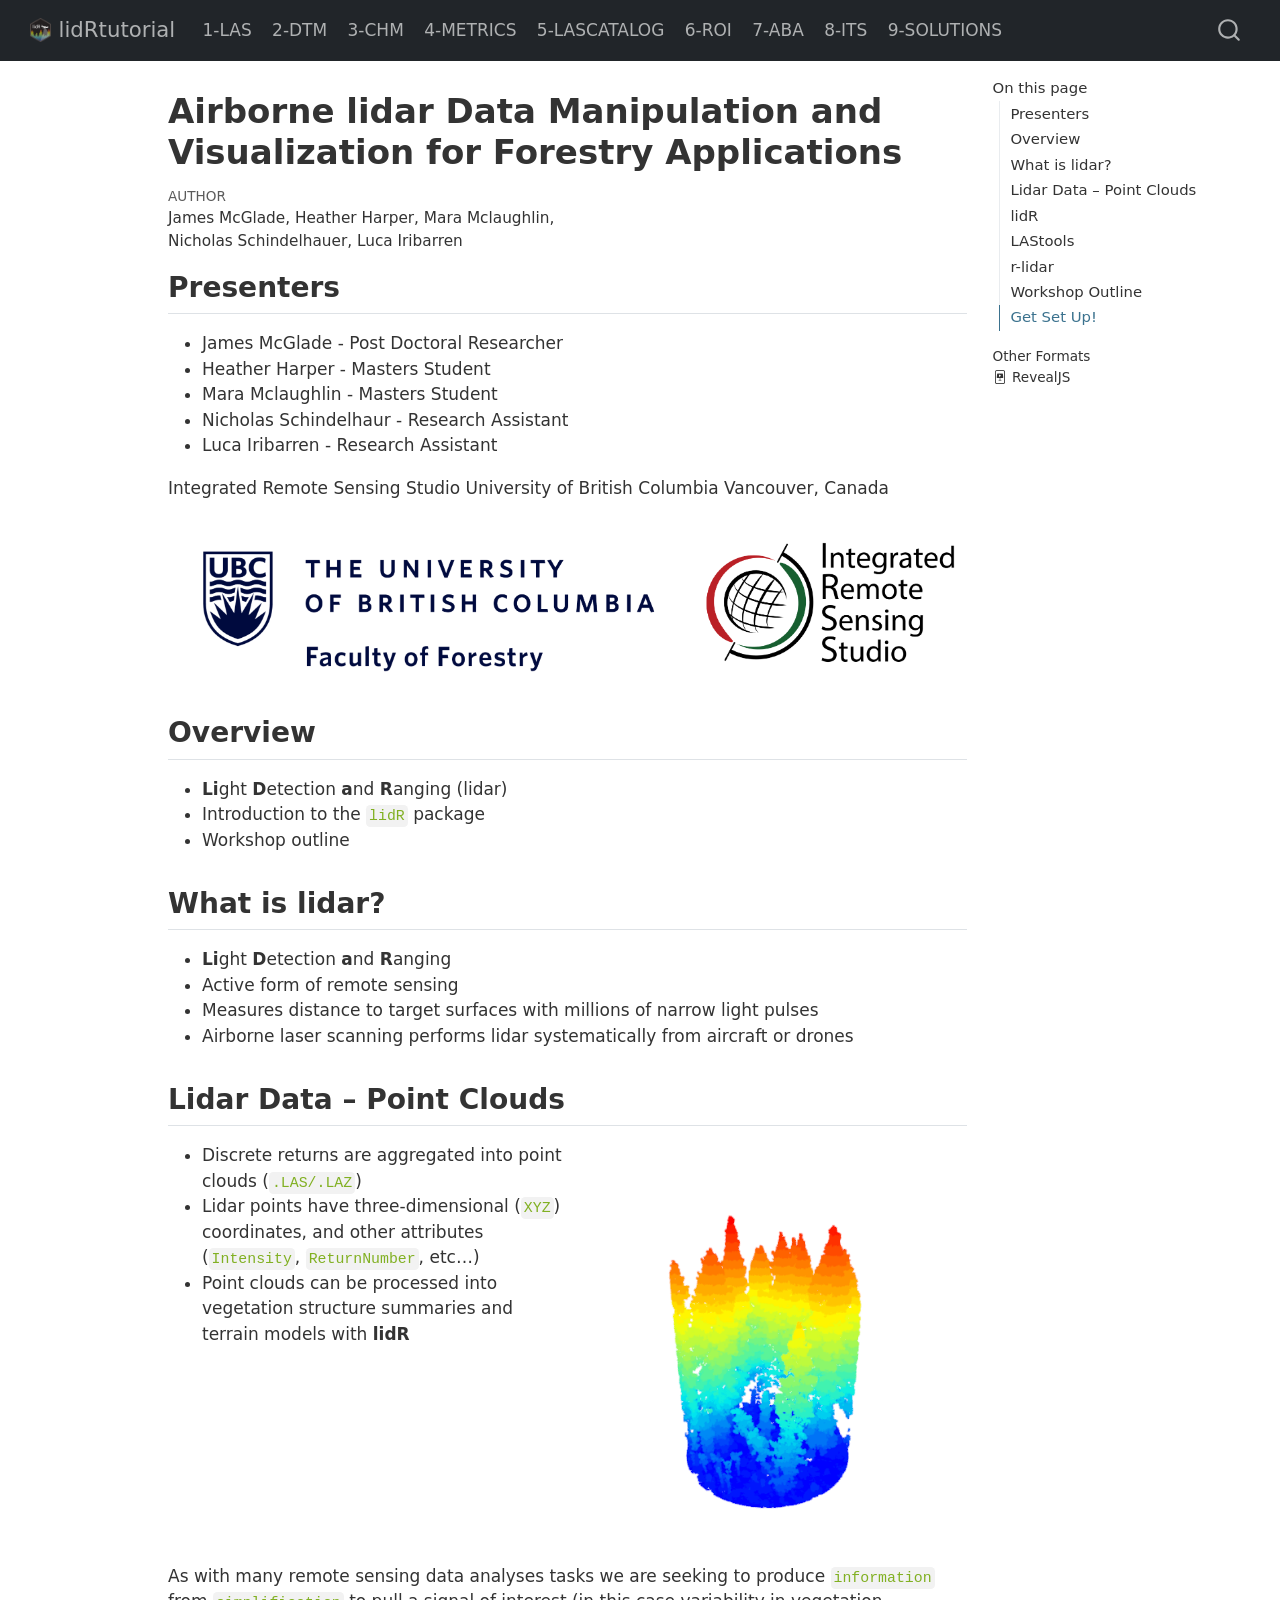
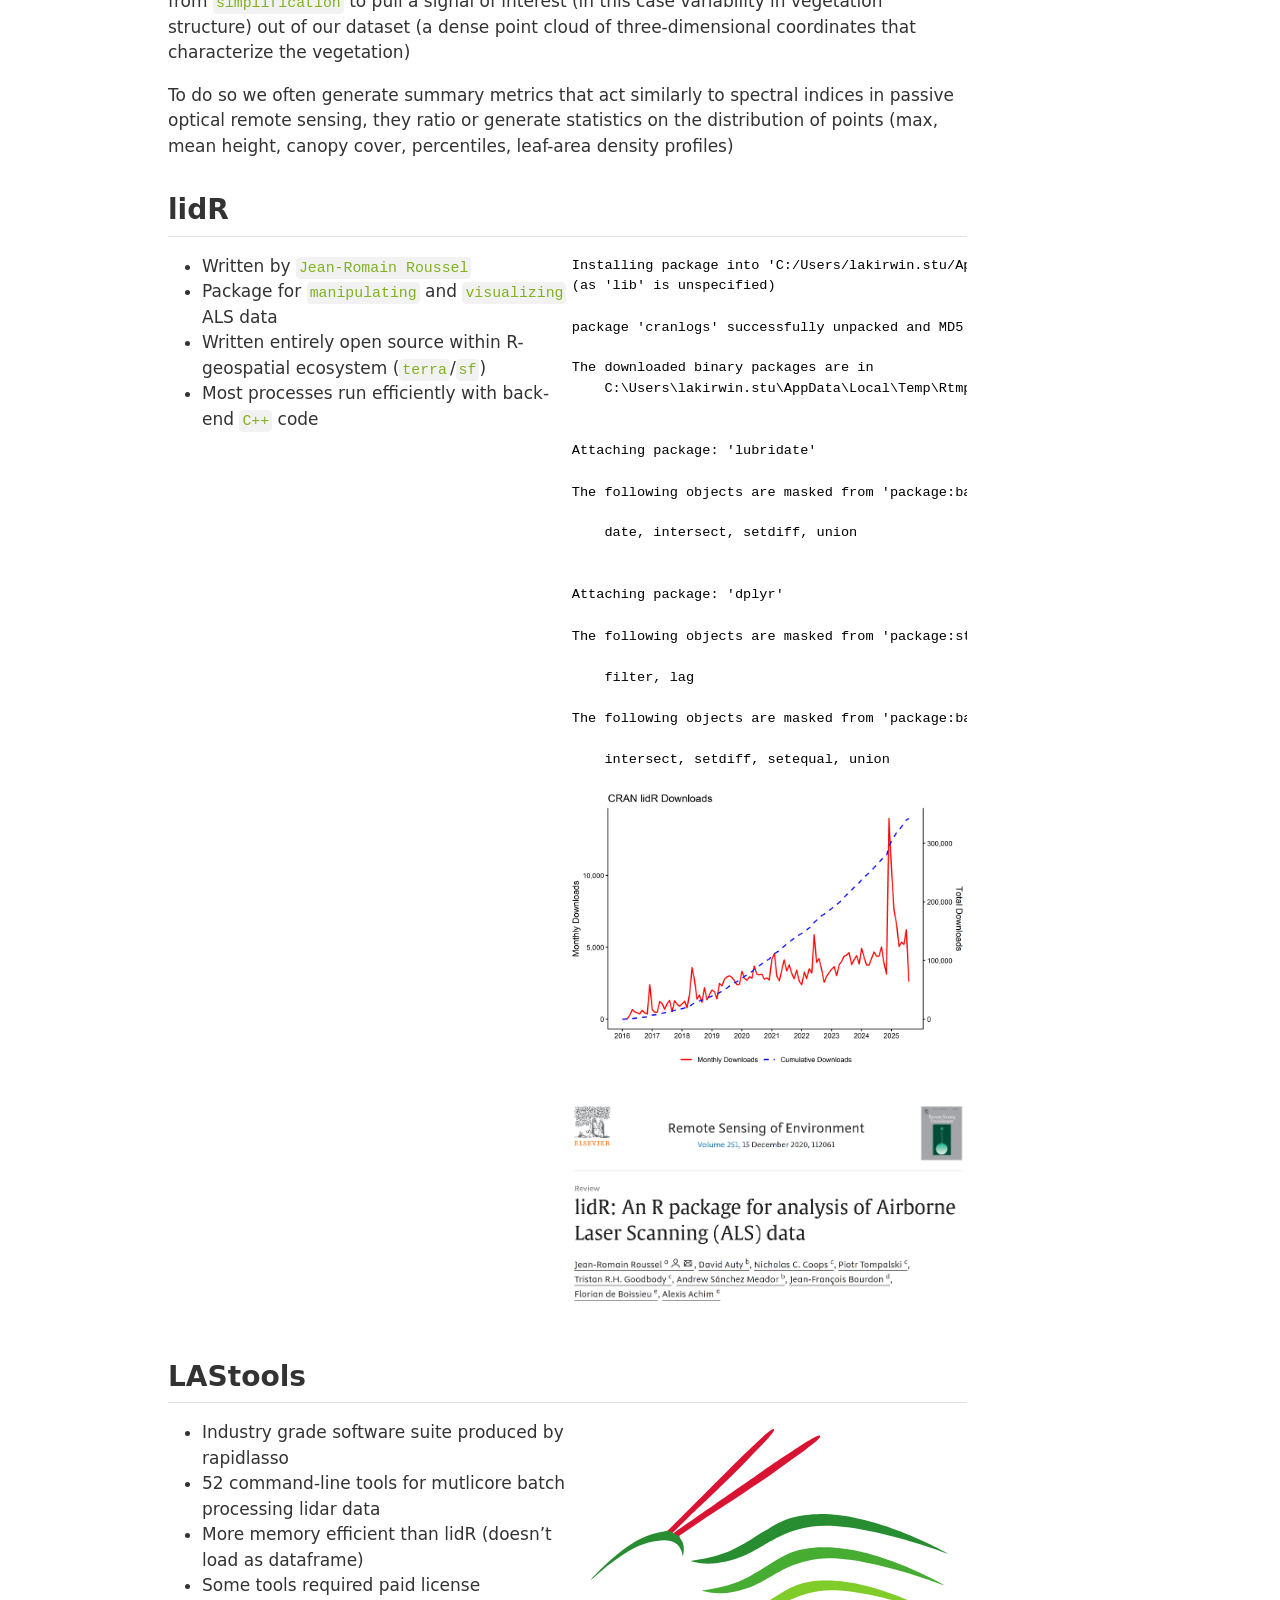
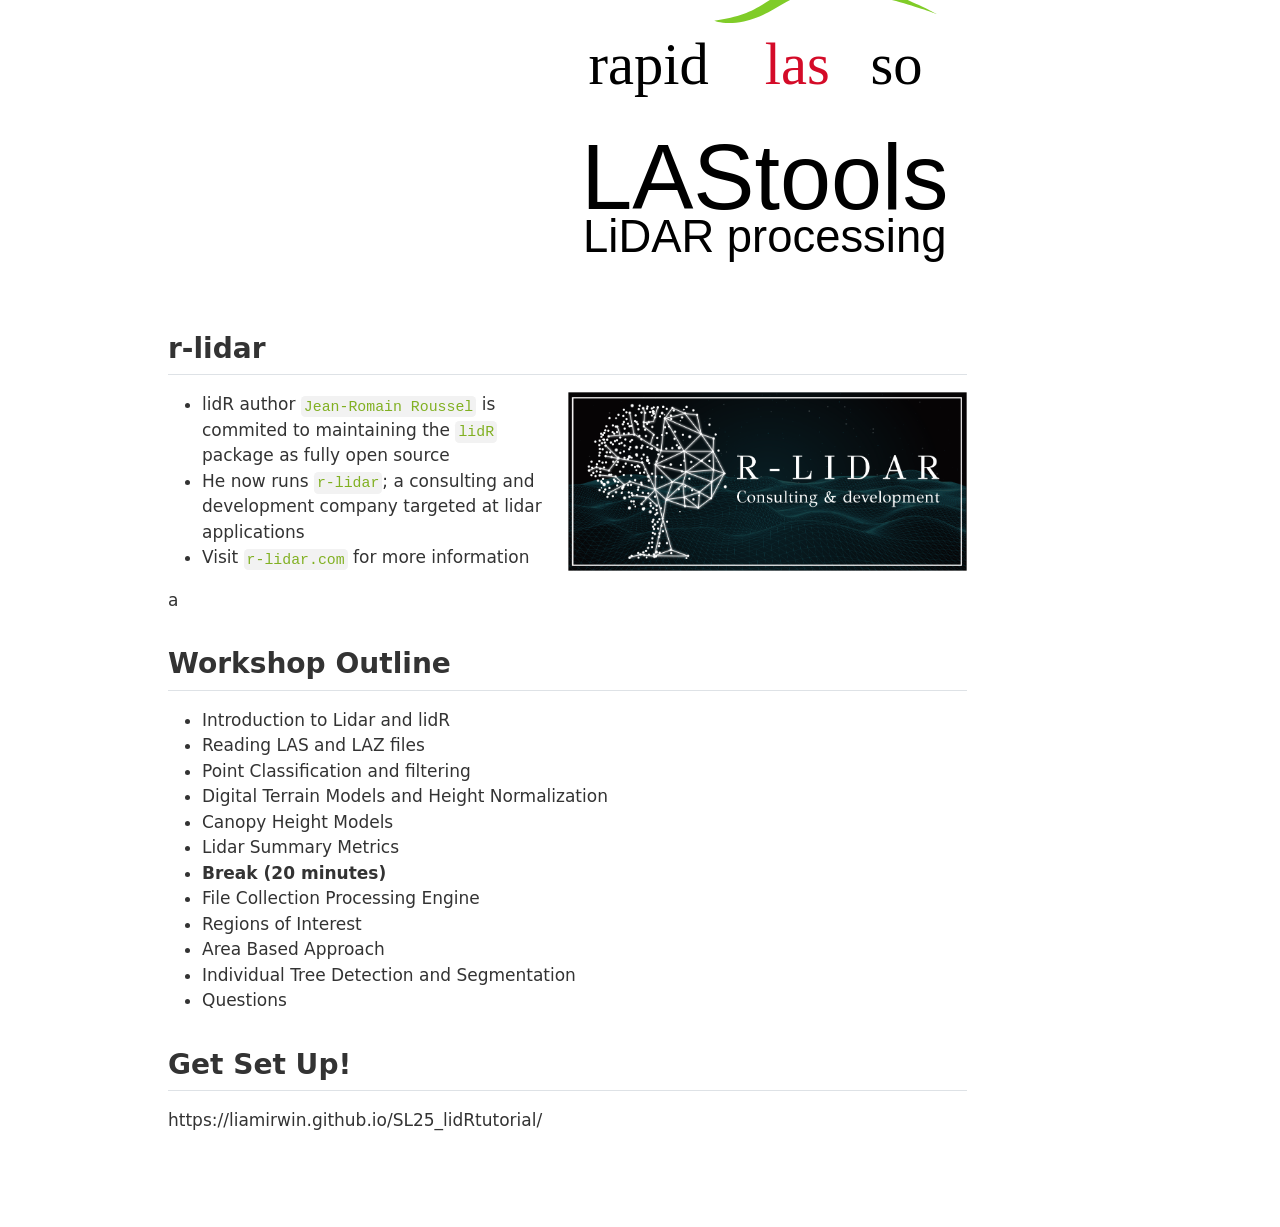
<file: docs/SL25_lidR_LiDAR_Intro.html>
<!DOCTYPE html>
<html xmlns="http://www.w3.org/1999/xhtml" lang="en" xml:lang="en"><head>

<meta charset="utf-8">
<meta name="generator" content="quarto-1.8.26">

<meta name="viewport" content="width=device-width, initial-scale=1.0, user-scalable=yes">

<meta name="author" content="Liam A.K. Irwin, Brent Murray, Sadie Russell, Nicholas C. Coops">

<title>Airborne lidar Data Manipulation and Visualization for Forestry Applications – lidRtutorial</title>
<style>
code{white-space: pre-wrap;}
span.smallcaps{font-variant: small-caps;}
div.columns{display: flex; gap: min(4vw, 1.5em);}
div.column{flex: auto; overflow-x: auto;}
div.hanging-indent{margin-left: 1.5em; text-indent: -1.5em;}
ul.task-list{list-style: none;}
ul.task-list li input[type="checkbox"] {
  width: 0.8em;
  margin: 0 0.8em 0.2em -1em; /* quarto-specific, see https://github.com/quarto-dev/quarto-cli/issues/4556 */ 
  vertical-align: middle;
}
</style>


<script src="site_libs/quarto-nav/quarto-nav.js"></script>
<script src="site_libs/quarto-nav/headroom.min.js"></script>
<script src="site_libs/clipboard/clipboard.min.js"></script>
<script src="site_libs/quarto-search/autocomplete.umd.js"></script>
<script src="site_libs/quarto-search/fuse.min.js"></script>
<script src="site_libs/quarto-search/quarto-search.js"></script>
<meta name="quarto:offset" content="./">
<link href="./img/logo.png" rel="icon" type="image/png">
<script src="site_libs/quarto-html/quarto.js" type="module"></script>
<script src="site_libs/quarto-html/tabsets/tabsets.js" type="module"></script>
<script src="site_libs/quarto-html/axe/axe-check.js" type="module"></script>
<script src="site_libs/quarto-html/popper.min.js"></script>
<script src="site_libs/quarto-html/tippy.umd.min.js"></script>
<script src="site_libs/quarto-html/anchor.min.js"></script>
<link href="site_libs/quarto-html/tippy.css" rel="stylesheet">
<link href="site_libs/quarto-html/quarto-syntax-highlighting-587c61ba64f3a5504c4d52d930310e48.css" rel="stylesheet" id="quarto-text-highlighting-styles">
<script src="site_libs/bootstrap/bootstrap.min.js"></script>
<link href="site_libs/bootstrap/bootstrap-icons.css" rel="stylesheet">
<link href="site_libs/bootstrap/bootstrap-2b2f74de2f4973298fd85563bc9a9e04.min.css" rel="stylesheet" append-hash="true" id="quarto-bootstrap" data-mode="light">
<script src="site_libs/quarto-contrib/glightbox/glightbox.min.js"></script>
<link href="site_libs/quarto-contrib/glightbox/glightbox.min.css" rel="stylesheet">
<link href="site_libs/quarto-contrib/glightbox/lightbox.css" rel="stylesheet">
<script id="quarto-search-options" type="application/json">{
  "location": "navbar",
  "copy-button": false,
  "collapse-after": 3,
  "panel-placement": "end",
  "type": "overlay",
  "limit": 50,
  "keyboard-shortcut": [
    "f",
    "/",
    "s"
  ],
  "language": {
    "search-no-results-text": "No results",
    "search-matching-documents-text": "matching documents",
    "search-copy-link-title": "Copy link to search",
    "search-hide-matches-text": "Hide additional matches",
    "search-more-match-text": "more match in this document",
    "search-more-matches-text": "more matches in this document",
    "search-clear-button-title": "Clear",
    "search-text-placeholder": "",
    "search-detached-cancel-button-title": "Cancel",
    "search-submit-button-title": "Submit",
    "search-label": "Search"
  }
}</script>


<link rel="stylesheet" href="assets/custom.css">
</head>

<body class="nav-fixed quarto-light">

<div id="quarto-search-results"></div>
  <header id="quarto-header" class="headroom fixed-top">
    <nav class="navbar navbar-expand-lg " data-bs-theme="dark">
      <div class="navbar-container container-fluid">
      <div class="navbar-brand-container mx-auto">
    <a href="./index.html" class="navbar-brand navbar-brand-logo">
    <img src="./img/logo.png" alt="" class="navbar-logo light-content">
    <img src="./img/logo.png" alt="" class="navbar-logo dark-content">
    </a>
    <a class="navbar-brand" href="./index.html">
    <span class="navbar-title">lidRtutorial</span>
    </a>
  </div>
            <div id="quarto-search" class="" title="Search"></div>
          <button class="navbar-toggler" type="button" data-bs-toggle="collapse" data-bs-target="#navbarCollapse" aria-controls="navbarCollapse" role="menu" aria-expanded="false" aria-label="Toggle navigation" onclick="if (window.quartoToggleHeadroom) { window.quartoToggleHeadroom(); }">
  <span class="navbar-toggler-icon"></span>
</button>
          <div class="collapse navbar-collapse" id="navbarCollapse">
            <ul class="navbar-nav navbar-nav-scroll me-auto">
  <li class="nav-item">
    <a class="nav-link" href="./01_read.html"> 
<span class="menu-text">1-LAS</span></a>
  </li>  
  <li class="nav-item">
    <a class="nav-link" href="./02_dtm.html"> 
<span class="menu-text">2-DTM</span></a>
  </li>  
  <li class="nav-item">
    <a class="nav-link" href="./03_chm.html"> 
<span class="menu-text">3-CHM</span></a>
  </li>  
  <li class="nav-item">
    <a class="nav-link" href="./04_metrics.html"> 
<span class="menu-text">4-METRICS</span></a>
  </li>  
  <li class="nav-item">
    <a class="nav-link" href="./05_catalog.html"> 
<span class="menu-text">5-LASCATALOG</span></a>
  </li>  
  <li class="nav-item">
    <a class="nav-link" href="./06_roi.html"> 
<span class="menu-text">6-ROI</span></a>
  </li>  
  <li class="nav-item">
    <a class="nav-link" href="./07_aba.html"> 
<span class="menu-text">7-ABA</span></a>
  </li>  
  <li class="nav-item">
    <a class="nav-link" href="./08_its.html"> 
<span class="menu-text">8-ITS</span></a>
  </li>  
  <li class="nav-item">
    <a class="nav-link" href="./09_solutions.html"> 
<span class="menu-text">9-SOLUTIONS</span></a>
  </li>  
</ul>
          </div> <!-- /navcollapse -->
            <div class="quarto-navbar-tools">
</div>
      </div> <!-- /container-fluid -->
    </nav>
</header>
<!-- content -->
<div id="quarto-content" class="quarto-container page-columns page-rows-contents page-layout-article page-navbar">
<!-- sidebar -->
<!-- margin-sidebar -->
    <div id="quarto-margin-sidebar" class="sidebar margin-sidebar">
        <nav id="TOC" role="doc-toc" class="toc-active">
    <h2 id="toc-title">On this page</h2>
   
  <ul>
  <li><a href="#presenters" id="toc-presenters" class="nav-link active" data-scroll-target="#presenters">Presenters</a></li>
  <li><a href="#overview" id="toc-overview" class="nav-link" data-scroll-target="#overview">Overview</a></li>
  <li><a href="#what-is-lidar" id="toc-what-is-lidar" class="nav-link" data-scroll-target="#what-is-lidar">What is lidar?</a></li>
  <li><a href="#lidar-data-point-clouds" id="toc-lidar-data-point-clouds" class="nav-link" data-scroll-target="#lidar-data-point-clouds">Lidar Data – Point Clouds</a></li>
  <li><a href="#lidr" id="toc-lidr" class="nav-link" data-scroll-target="#lidr">lidR</a></li>
  <li><a href="#lastools" id="toc-lastools" class="nav-link" data-scroll-target="#lastools">LAStools</a></li>
  <li><a href="#r-lidar" id="toc-r-lidar" class="nav-link" data-scroll-target="#r-lidar">r-lidar</a></li>
  <li><a href="#workshop-outline" id="toc-workshop-outline" class="nav-link" data-scroll-target="#workshop-outline">Workshop Outline</a></li>
  <li><a href="#get-set-up" id="toc-get-set-up" class="nav-link" data-scroll-target="#get-set-up">Get Set Up!</a></li>
  </ul>
<div class="quarto-alternate-formats"><h2>Other Formats</h2><ul><li><a href="SL25_lidR_LiDAR_Intro.html"><i class="bi bi-file-slides"></i>RevealJS</a></li></ul></div></nav>
    </div>
<!-- main -->
<main class="content" id="quarto-document-content">

<header id="title-block-header" class="quarto-title-block default">
<div class="quarto-title">
<h1 class="title">Airborne lidar Data Manipulation and Visualization for Forestry Applications</h1>
</div>



<div class="quarto-title-meta">

    <div>
    <div class="quarto-title-meta-heading">Author</div>
    <div class="quarto-title-meta-contents">
             <p>James McGlade, Heather Harper, Mara Mclaughlin, Nicholas Schindelhauer, Luca Iribarren </p>
          </div>
  </div>
    
  
    
  </div>
  


</header>


<section id="presenters" class="level2">
<h2 class="anchored" data-anchor-id="presenters">Presenters</h2>
<ul>
<li>James McGlade - Post Doctoral Researcher</li>
<li>Heather Harper - Masters Student</li>
<li>Mara Mclaughlin - Masters Student</li>
<li>Nicholas Schindelhaur - Research Assistant</li>
<li>Luca Iribarren - Research Assistant</li>
</ul>
<p>Integrated Remote Sensing Studio University of British Columbia Vancouver, Canada</p>
<p><a href="img/UBC_IRSS_logo.png" class="lightbox" data-gallery="quarto-lightbox-gallery-1"><img src="img/UBC_IRSS_logo.png" class="img-fluid"></a></p>
</section>
<section id="overview" class="level2">
<h2 class="anchored" data-anchor-id="overview">Overview</h2>
<ul>
<li><strong>Li</strong>ght <strong>D</strong>etection <strong>a</strong>nd <strong>R</strong>anging (lidar)</li>
<li>Introduction to the <code>lidR</code> package</li>
<li>Workshop outline</li>
</ul>
</section>
<section id="what-is-lidar" class="level2">
<h2 class="anchored" data-anchor-id="what-is-lidar">What is lidar?</h2>
<ul>
<li><strong>Li</strong>ght <strong>D</strong>etection <strong>a</strong>nd <strong>R</strong>anging</li>
<li>Active form of remote sensing</li>
<li>Measures distance to target surfaces with millions of narrow light pulses</li>
<li>Airborne laser scanning performs lidar systematically from aircraft or drones</li>
</ul>
<div class="notes">

</div>
</section>
<section id="lidar-data-point-clouds" class="level2">
<h2 class="anchored" data-anchor-id="lidar-data-point-clouds">Lidar Data – Point Clouds</h2>
<div class="columns">
<div class="column">
<ul>
<li>Discrete returns are aggregated into point clouds (<code>.LAS/.LAZ</code>)<br>
</li>
<li>Lidar points have three-dimensional (<code>XYZ</code>) coordinates, and other attributes (<code>Intensity</code>, <code>ReturnNumber</code>, etc…)<br>
</li>
<li>Point clouds can be processed into vegetation structure summaries and terrain models with <strong>lidR</strong></li>
</ul>
</div><div class="column">
<p><a href="img/plot_z_360.gif" class="lightbox" data-gallery="quarto-lightbox-gallery-2"><img src="img/plot_z_360.gif" class="img-fluid" style="width:120.0%"></a></p>
</div>
</div>
<div class="notes">
<p>As with many remote sensing data analyses tasks we are seeking to produce <code>information</code> from <code>simplification</code> to pull a signal of interest (in this case variability in vegetation structure) out of our dataset (a dense point cloud of three-dimensional coordinates that characterize the vegetation)</p>
<p>To do so we often generate summary metrics that act similarly to spectral indices in passive optical remote sensing, they ratio or generate statistics on the distribution of points (max, mean height, canopy cover, percentiles, leaf-area density profiles)</p>
</div>
</section>
<section id="lidr" class="level2">
<h2 class="anchored" data-anchor-id="lidr">lidR</h2>
<div class="columns">
<div class="column">
<ul>
<li>Written by <code>Jean-Romain Roussel</code><br>
</li>
<li>Package for <code>manipulating</code> and <code>visualizing</code> ALS data<br>
</li>
<li>Written entirely open source within R-geospatial ecosystem (<code>terra</code>/<code>sf</code>)<br>
</li>
<li>Most processes run efficiently with back-end <code>C++</code> code</li>
</ul>
</div><div class="column">
<div class="cell">
<div class="cell-output cell-output-stderr">
<pre><code>Installing package into 'C:/Users/lakirwin.stu/AppData/Local/R/win-library/4.6'
(as 'lib' is unspecified)</code></pre>
</div>
<div class="cell-output cell-output-stdout">
<pre><code>package 'cranlogs' successfully unpacked and MD5 sums checked

The downloaded binary packages are in
    C:\Users\lakirwin.stu\AppData\Local\Temp\RtmpKY6tQi\downloaded_packages</code></pre>
</div>
<div class="cell-output cell-output-stderr">
<pre><code>
Attaching package: 'lubridate'</code></pre>
</div>
<div class="cell-output cell-output-stderr">
<pre><code>The following objects are masked from 'package:base':

    date, intersect, setdiff, union</code></pre>
</div>
<div class="cell-output cell-output-stderr">
<pre><code>
Attaching package: 'dplyr'</code></pre>
</div>
<div class="cell-output cell-output-stderr">
<pre><code>The following objects are masked from 'package:stats':

    filter, lag</code></pre>
</div>
<div class="cell-output cell-output-stderr">
<pre><code>The following objects are masked from 'package:base':

    intersect, setdiff, setequal, union</code></pre>
</div>
<div class="cell-output-display">
<div>
<figure class="figure">
<p><a href="SL25_lidR_LiDAR_Intro_files/figure-html/lidR-downloads-1.png" class="lightbox" data-gallery="quarto-lightbox-gallery-3"><img src="SL25_lidR_LiDAR_Intro_files/figure-html/lidR-downloads-1.png" class="img-fluid figure-img" width="2100"></a></p>
</figure>
</div>
</div>
</div>
<p><a href="img/lidR_paper.png" class="lightbox" data-gallery="quarto-lightbox-gallery-4"><img src="img/lidR_paper.png" class="img-fluid"></a></p>
</div>
</div>
<div class="notes">

</div>
</section>
<section id="lastools" class="level2">
<h2 class="anchored" data-anchor-id="lastools">LAStools</h2>
<div class="columns">
<div class="column">
<ul>
<li>Industry grade software suite produced by rapidlasso<br>
</li>
<li>52 command-line tools for mutlicore batch processing lidar data</li>
<li>More memory efficient than lidR (doesn’t load as dataframe)</li>
<li>Some tools required paid license</li>
</ul>
</div><div class="column">
<p><a href="img/lastools.svg" class="lightbox" data-gallery="quarto-lightbox-gallery-5"><img src="img/lastools.svg" class="img-fluid"></a></p>
</div>
</div>
<div class="notes">

</div>
</section>
<section id="r-lidar" class="level2">
<h2 class="anchored" data-anchor-id="r-lidar">r-lidar</h2>
<div class="columns">
<div class="column">
<ul>
<li>lidR author <code>Jean-Romain Roussel</code> is commited to maintaining the <code>lidR</code> package as fully open source</li>
<li>He now runs <code>r-lidar</code>; a consulting and development company targeted at lidar applications</li>
<li>Visit <code>r-lidar.com</code> for more information</li>
</ul>
</div><div class="column">
<p><a href="img/rlidar_banner.png" class="lightbox" data-gallery="quarto-lightbox-gallery-6"><img src="img/rlidar_banner.png" class="img-fluid"></a></p>
</div>
</div>
<div class="notes">
<p>a</p>
</div>
</section>
<section id="workshop-outline" class="level2 smaller">
<h2 class="smaller anchored" data-anchor-id="workshop-outline">Workshop Outline</h2>
<ul>
<li>Introduction to Lidar and lidR</li>
<li>Reading LAS and LAZ files</li>
<li>Point Classification and filtering</li>
<li>Digital Terrain Models and Height Normalization</li>
<li>Canopy Height Models</li>
<li>Lidar Summary Metrics</li>
<li><strong>Break (20 minutes)</strong></li>
<li>File Collection Processing Engine</li>
<li>Regions of Interest</li>
<li>Area Based Approach</li>
<li>Individual Tree Detection and Segmentation</li>
<li>Questions</li>
</ul>
</section>
<section id="get-set-up" class="level2 smaller">
<h2 class="smaller anchored" data-anchor-id="get-set-up">Get Set Up!</h2>
<p>https://liamirwin.github.io/SL25_lidRtutorial/</p>
<div class="quarto-figure quarto-figure-center">
<figure class="figure">
<p><a href="https://github.com/james-f-mcglade/CHN_lidRtutorial/tree/main">
</div>


</section>

</main> <!-- /main -->
<script id="quarto-html-after-body" type="application/javascript">
  window.document.addEventListener("DOMContentLoaded", function (event) {
    const icon = "";
    const anchorJS = new window.AnchorJS();
    anchorJS.options = {
      placement: 'right',
      icon: icon
    };
    anchorJS.add('.anchored');
    const isCodeAnnotation = (el) => {
      for (const clz of el.classList) {
        if (clz.startsWith('code-annotation-')) {                     
          return true;
        }
      }
      return false;
    }
    const onCopySuccess = function(e) {
      // button target
      const button = e.trigger;
      // don't keep focus
      button.blur();
      // flash "checked"
      button.classList.add('code-copy-button-checked');
      var currentTitle = button.getAttribute("title");
      button.setAttribute("title", "Copied!");
      let tooltip;
      if (window.bootstrap) {
        button.setAttribute("data-bs-toggle", "tooltip");
        button.setAttribute("data-bs-placement", "left");
        button.setAttribute("data-bs-title", "Copied!");
        tooltip = new bootstrap.Tooltip(button, 
          { trigger: "manual", 
            customClass: "code-copy-button-tooltip",
            offset: [0, -8]});
        tooltip.show();    
      }
      setTimeout(function() {
        if (tooltip) {
          tooltip.hide();
          button.removeAttribute("data-bs-title");
          button.removeAttribute("data-bs-toggle");
          button.removeAttribute("data-bs-placement");
        }
        button.setAttribute("title", currentTitle);
        button.classList.remove('code-copy-button-checked');
      }, 1000);
      // clear code selection
      e.clearSelection();
    }
    const getTextToCopy = function(trigger) {
      const outerScaffold = trigger.parentElement.cloneNode(true);
      const codeEl = outerScaffold.querySelector('code');
      for (const childEl of codeEl.children) {
        if (isCodeAnnotation(childEl)) {
          childEl.remove();
        }
      }
      return codeEl.innerText;
    }
    const clipboard = new window.ClipboardJS('.code-copy-button:not([data-in-quarto-modal])', {
      text: getTextToCopy
    });
    clipboard.on('success', onCopySuccess);
    if (window.document.getElementById('quarto-embedded-source-code-modal')) {
      const clipboardModal = new window.ClipboardJS('.code-copy-button[data-in-quarto-modal]', {
        text: getTextToCopy,
        container: window.document.getElementById('quarto-embedded-source-code-modal')
      });
      clipboardModal.on('success', onCopySuccess);
    }
      var localhostRegex = new RegExp(/^(?:http|https):\/\/localhost\:?[0-9]*\//);
      var mailtoRegex = new RegExp(/^mailto:/);
        var filterRegex = new RegExp("https:\/\/r-lidar\.github\.io\/lidRbook\/");
      var isInternal = (href) => {
          return filterRegex.test(href) || localhostRegex.test(href) || mailtoRegex.test(href);
      }
      // Inspect non-navigation links and adorn them if external
     var links = window.document.querySelectorAll('a[href]:not(.nav-link):not(.navbar-brand):not(.toc-action):not(.sidebar-link):not(.sidebar-item-toggle):not(.pagination-link):not(.no-external):not([aria-hidden]):not(.dropdown-item):not(.quarto-navigation-tool):not(.about-link)');
      for (var i=0; i<links.length; i++) {
        const link = links[i];
        if (!isInternal(link.href)) {
          // undo the damage that might have been done by quarto-nav.js in the case of
          // links that we want to consider external
          if (link.dataset.originalHref !== undefined) {
            link.href = link.dataset.originalHref;
          }
        }
      }
    function tippyHover(el, contentFn, onTriggerFn, onUntriggerFn) {
      const config = {
        allowHTML: true,
        maxWidth: 500,
        delay: 100,
        arrow: false,
        appendTo: function(el) {
            return el.parentElement;
        },
        interactive: true,
        interactiveBorder: 10,
        theme: 'quarto',
        placement: 'bottom-start',
      };
      if (contentFn) {
        config.content = contentFn;
      }
      if (onTriggerFn) {
        config.onTrigger = onTriggerFn;
      }
      if (onUntriggerFn) {
        config.onUntrigger = onUntriggerFn;
      }
      window.tippy(el, config); 
    }
    const noterefs = window.document.querySelectorAll('a[role="doc-noteref"]');
    for (var i=0; i<noterefs.length; i++) {
      const ref = noterefs[i];
      tippyHover(ref, function() {
        // use id or data attribute instead here
        let href = ref.getAttribute('data-footnote-href') || ref.getAttribute('href');
        try { href = new URL(href).hash; } catch {}
        const id = href.replace(/^#\/?/, "");
        const note = window.document.getElementById(id);
        if (note) {
          return note.innerHTML;
        } else {
          return "";
        }
      });
    }
    const xrefs = window.document.querySelectorAll('a.quarto-xref');
    const processXRef = (id, note) => {
      // Strip column container classes
      const stripColumnClz = (el) => {
        el.classList.remove("page-full", "page-columns");
        if (el.children) {
          for (const child of el.children) {
            stripColumnClz(child);
          }
        }
      }
      stripColumnClz(note)
      if (id === null || id.startsWith('sec-')) {
        // Special case sections, only their first couple elements
        const container = document.createElement("div");
        if (note.children && note.children.length > 2) {
          container.appendChild(note.children[0].cloneNode(true));
          for (let i = 1; i < note.children.length; i++) {
            const child = note.children[i];
            if (child.tagName === "P" && child.innerText === "") {
              continue;
            } else {
              container.appendChild(child.cloneNode(true));
              break;
            }
          }
          if (window.Quarto?.typesetMath) {
            window.Quarto.typesetMath(container);
          }
          return container.innerHTML
        } else {
          if (window.Quarto?.typesetMath) {
            window.Quarto.typesetMath(note);
          }
          return note.innerHTML;
        }
      } else {
        // Remove any anchor links if they are present
        const anchorLink = note.querySelector('a.anchorjs-link');
        if (anchorLink) {
          anchorLink.remove();
        }
        if (window.Quarto?.typesetMath) {
          window.Quarto.typesetMath(note);
        }
        if (note.classList.contains("callout")) {
          return note.outerHTML;
        } else {
          return note.innerHTML;
        }
      }
    }
    for (var i=0; i<xrefs.length; i++) {
      const xref = xrefs[i];
      tippyHover(xref, undefined, function(instance) {
        instance.disable();
        let url = xref.getAttribute('href');
        let hash = undefined; 
        if (url.startsWith('#')) {
          hash = url;
        } else {
          try { hash = new URL(url).hash; } catch {}
        }
        if (hash) {
          const id = hash.replace(/^#\/?/, "");
          const note = window.document.getElementById(id);
          if (note !== null) {
            try {
              const html = processXRef(id, note.cloneNode(true));
              instance.setContent(html);
            } finally {
              instance.enable();
              instance.show();
            }
          } else {
            // See if we can fetch this
            fetch(url.split('#')[0])
            .then(res => res.text())
            .then(html => {
              const parser = new DOMParser();
              const htmlDoc = parser.parseFromString(html, "text/html");
              const note = htmlDoc.getElementById(id);
              if (note !== null) {
                const html = processXRef(id, note);
                instance.setContent(html);
              } 
            }).finally(() => {
              instance.enable();
              instance.show();
            });
          }
        } else {
          // See if we can fetch a full url (with no hash to target)
          // This is a special case and we should probably do some content thinning / targeting
          fetch(url)
          .then(res => res.text())
          .then(html => {
            const parser = new DOMParser();
            const htmlDoc = parser.parseFromString(html, "text/html");
            const note = htmlDoc.querySelector('main.content');
            if (note !== null) {
              // This should only happen for chapter cross references
              // (since there is no id in the URL)
              // remove the first header
              if (note.children.length > 0 && note.children[0].tagName === "HEADER") {
                note.children[0].remove();
              }
              const html = processXRef(null, note);
              instance.setContent(html);
            } 
          }).finally(() => {
            instance.enable();
            instance.show();
          });
        }
      }, function(instance) {
      });
    }
        let selectedAnnoteEl;
        const selectorForAnnotation = ( cell, annotation) => {
          let cellAttr = 'data-code-cell="' + cell + '"';
          let lineAttr = 'data-code-annotation="' +  annotation + '"';
          const selector = 'span[' + cellAttr + '][' + lineAttr + ']';
          return selector;
        }
        const selectCodeLines = (annoteEl) => {
          const doc = window.document;
          const targetCell = annoteEl.getAttribute("data-target-cell");
          const targetAnnotation = annoteEl.getAttribute("data-target-annotation");
          const annoteSpan = window.document.querySelector(selectorForAnnotation(targetCell, targetAnnotation));
          const lines = annoteSpan.getAttribute("data-code-lines").split(",");
          const lineIds = lines.map((line) => {
            return targetCell + "-" + line;
          })
          let top = null;
          let height = null;
          let parent = null;
          if (lineIds.length > 0) {
              //compute the position of the single el (top and bottom and make a div)
              const el = window.document.getElementById(lineIds[0]);
              top = el.offsetTop;
              height = el.offsetHeight;
              parent = el.parentElement.parentElement;
            if (lineIds.length > 1) {
              const lastEl = window.document.getElementById(lineIds[lineIds.length - 1]);
              const bottom = lastEl.offsetTop + lastEl.offsetHeight;
              height = bottom - top;
            }
            if (top !== null && height !== null && parent !== null) {
              // cook up a div (if necessary) and position it 
              let div = window.document.getElementById("code-annotation-line-highlight");
              if (div === null) {
                div = window.document.createElement("div");
                div.setAttribute("id", "code-annotation-line-highlight");
                div.style.position = 'absolute';
                parent.appendChild(div);
              }
              div.style.top = top - 2 + "px";
              div.style.height = height + 4 + "px";
              div.style.left = 0;
              let gutterDiv = window.document.getElementById("code-annotation-line-highlight-gutter");
              if (gutterDiv === null) {
                gutterDiv = window.document.createElement("div");
                gutterDiv.setAttribute("id", "code-annotation-line-highlight-gutter");
                gutterDiv.style.position = 'absolute';
                const codeCell = window.document.getElementById(targetCell);
                const gutter = codeCell.querySelector('.code-annotation-gutter');
                gutter.appendChild(gutterDiv);
              }
              gutterDiv.style.top = top - 2 + "px";
              gutterDiv.style.height = height + 4 + "px";
            }
            selectedAnnoteEl = annoteEl;
          }
        };
        const unselectCodeLines = () => {
          const elementsIds = ["code-annotation-line-highlight", "code-annotation-line-highlight-gutter"];
          elementsIds.forEach((elId) => {
            const div = window.document.getElementById(elId);
            if (div) {
              div.remove();
            }
          });
          selectedAnnoteEl = undefined;
        };
          // Handle positioning of the toggle
      window.addEventListener(
        "resize",
        throttle(() => {
          elRect = undefined;
          if (selectedAnnoteEl) {
            selectCodeLines(selectedAnnoteEl);
          }
        }, 10)
      );
      function throttle(fn, ms) {
      let throttle = false;
      let timer;
        return (...args) => {
          if(!throttle) { // first call gets through
              fn.apply(this, args);
              throttle = true;
          } else { // all the others get throttled
              if(timer) clearTimeout(timer); // cancel #2
              timer = setTimeout(() => {
                fn.apply(this, args);
                timer = throttle = false;
              }, ms);
          }
        };
      }
        // Attach click handler to the DT
        const annoteDls = window.document.querySelectorAll('dt[data-target-cell]');
        for (const annoteDlNode of annoteDls) {
          annoteDlNode.addEventListener('click', (event) => {
            const clickedEl = event.target;
            if (clickedEl !== selectedAnnoteEl) {
              unselectCodeLines();
              const activeEl = window.document.querySelector('dt[data-target-cell].code-annotation-active');
              if (activeEl) {
                activeEl.classList.remove('code-annotation-active');
              }
              selectCodeLines(clickedEl);
              clickedEl.classList.add('code-annotation-active');
            } else {
              // Unselect the line
              unselectCodeLines();
              clickedEl.classList.remove('code-annotation-active');
            }
          });
        }
    const findCites = (el) => {
      const parentEl = el.parentElement;
      if (parentEl) {
        const cites = parentEl.dataset.cites;
        if (cites) {
          return {
            el,
            cites: cites.split(' ')
          };
        } else {
          return findCites(el.parentElement)
        }
      } else {
        return undefined;
      }
    };
    var bibliorefs = window.document.querySelectorAll('a[role="doc-biblioref"]');
    for (var i=0; i<bibliorefs.length; i++) {
      const ref = bibliorefs[i];
      const citeInfo = findCites(ref);
      if (citeInfo) {
        tippyHover(citeInfo.el, function() {
          var popup = window.document.createElement('div');
          citeInfo.cites.forEach(function(cite) {
            var citeDiv = window.document.createElement('div');
            citeDiv.classList.add('hanging-indent');
            citeDiv.classList.add('csl-entry');
            var biblioDiv = window.document.getElementById('ref-' + cite);
            if (biblioDiv) {
              citeDiv.innerHTML = biblioDiv.innerHTML;
            }
            popup.appendChild(citeDiv);
          });
          return popup.innerHTML;
        });
      }
    }
  });
  </script>
</div> <!-- /content -->
<script>var lightboxQuarto = GLightbox({"closeEffect":"zoom","descPosition":"bottom","loop":false,"openEffect":"zoom","selector":".lightbox"});
(function() {
  let previousOnload = window.onload;
  window.onload = () => {
    if (previousOnload) {
      previousOnload();
    }
    lightboxQuarto.on('slide_before_load', (data) => {
      const { slideIndex, slideNode, slideConfig, player, trigger } = data;
      const href = trigger.getAttribute('href');
      if (href !== null) {
        const imgEl = window.document.querySelector(`a[href="${href}"] img`);
        if (imgEl !== null) {
          const srcAttr = imgEl.getAttribute("src");
          if (srcAttr && srcAttr.startsWith("data:")) {
            slideConfig.href = srcAttr;
          }
        }
      } 
    });
  
    lightboxQuarto.on('slide_after_load', (data) => {
      const { slideIndex, slideNode, slideConfig, player, trigger } = data;
      if (window.Quarto?.typesetMath) {
        window.Quarto.typesetMath(slideNode);
      }
    });
  
  };
  
})();
          </script>




</body></html>
</file>
<file: docs/site_libs/quarto-html/tippy.css>
.tippy-box[data-animation=fade][data-state=hidden]{opacity:0}[data-tippy-root]{max-width:calc(100vw - 10px)}.tippy-box{position:relative;background-color:#333;color:#fff;border-radius:4px;font-size:14px;line-height:1.4;white-space:normal;outline:0;transition-property:transform,visibility,opacity}.tippy-box[data-placement^=top]>.tippy-arrow{bottom:0}.tippy-box[data-placement^=top]>.tippy-arrow:before{bottom:-7px;left:0;border-width:8px 8px 0;border-top-color:initial;transform-origin:center top}.tippy-box[data-placement^=bottom]>.tippy-arrow{top:0}.tippy-box[data-placement^=bottom]>.tippy-arrow:before{top:-7px;left:0;border-width:0 8px 8px;border-bottom-color:initial;transform-origin:center bottom}.tippy-box[data-placement^=left]>.tippy-arrow{right:0}.tippy-box[data-placement^=left]>.tippy-arrow:before{border-width:8px 0 8px 8px;border-left-color:initial;right:-7px;transform-origin:center left}.tippy-box[data-placement^=right]>.tippy-arrow{left:0}.tippy-box[data-placement^=right]>.tippy-arrow:before{left:-7px;border-width:8px 8px 8px 0;border-right-color:initial;transform-origin:center right}.tippy-box[data-inertia][data-state=visible]{transition-timing-function:cubic-bezier(.54,1.5,.38,1.11)}.tippy-arrow{width:16px;height:16px;color:#333}.tippy-arrow:before{content:"";position:absolute;border-color:transparent;border-style:solid}.tippy-content{position:relative;padding:5px 9px;z-index:1}
</file>
<file: docs/site_libs/quarto-html/quarto-syntax-highlighting-587c61ba64f3a5504c4d52d930310e48.css>
/* quarto syntax highlight colors */
:root {
  --quarto-hl-ot-color: #003B4F;
  --quarto-hl-at-color: #657422;
  --quarto-hl-ss-color: #20794D;
  --quarto-hl-an-color: #5E5E5E;
  --quarto-hl-fu-color: #4758AB;
  --quarto-hl-st-color: #20794D;
  --quarto-hl-cf-color: #003B4F;
  --quarto-hl-op-color: #5E5E5E;
  --quarto-hl-er-color: #AD0000;
  --quarto-hl-bn-color: #AD0000;
  --quarto-hl-al-color: #AD0000;
  --quarto-hl-va-color: #111111;
  --quarto-hl-bu-color: inherit;
  --quarto-hl-ex-color: inherit;
  --quarto-hl-pp-color: #AD0000;
  --quarto-hl-in-color: #5E5E5E;
  --quarto-hl-vs-color: #20794D;
  --quarto-hl-wa-color: #5E5E5E;
  --quarto-hl-do-color: #5E5E5E;
  --quarto-hl-im-color: #00769E;
  --quarto-hl-ch-color: #20794D;
  --quarto-hl-dt-color: #AD0000;
  --quarto-hl-fl-color: #AD0000;
  --quarto-hl-co-color: #5E5E5E;
  --quarto-hl-cv-color: #5E5E5E;
  --quarto-hl-cn-color: #8f5902;
  --quarto-hl-sc-color: #5E5E5E;
  --quarto-hl-dv-color: #AD0000;
  --quarto-hl-kw-color: #003B4F;
}

/* other quarto variables */
:root {
  --quarto-font-monospace: SFMono-Regular, Menlo, Monaco, Consolas, "Liberation Mono", "Courier New", monospace;
}

/* syntax highlight based on Pandoc's rules */
pre > code.sourceCode > span {
  color: #003B4F;
}

code.sourceCode > span {
  color: #003B4F;
}

div.sourceCode,
div.sourceCode pre.sourceCode {
  color: #003B4F;
}

/* Normal */
code span {
  color: #003B4F;
}

/* Alert */
code span.al {
  color: #AD0000;
  font-style: inherit;
}

/* Annotation */
code span.an {
  color: #5E5E5E;
  font-style: inherit;
}

/* Attribute */
code span.at {
  color: #657422;
  font-style: inherit;
}

/* BaseN */
code span.bn {
  color: #AD0000;
  font-style: inherit;
}

/* BuiltIn */
code span.bu {
  font-style: inherit;
}

/* ControlFlow */
code span.cf {
  color: #003B4F;
  font-weight: bold;
  font-style: inherit;
}

/* Char */
code span.ch {
  color: #20794D;
  font-style: inherit;
}

/* Constant */
code span.cn {
  color: #8f5902;
  font-style: inherit;
}

/* Comment */
code span.co {
  color: #5E5E5E;
  font-style: inherit;
}

/* CommentVar */
code span.cv {
  color: #5E5E5E;
  font-style: italic;
}

/* Documentation */
code span.do {
  color: #5E5E5E;
  font-style: italic;
}

/* DataType */
code span.dt {
  color: #AD0000;
  font-style: inherit;
}

/* DecVal */
code span.dv {
  color: #AD0000;
  font-style: inherit;
}

/* Error */
code span.er {
  color: #AD0000;
  font-style: inherit;
}

/* Extension */
code span.ex {
  font-style: inherit;
}

/* Float */
code span.fl {
  color: #AD0000;
  font-style: inherit;
}

/* Function */
code span.fu {
  color: #4758AB;
  font-style: inherit;
}

/* Import */
code span.im {
  color: #00769E;
  font-style: inherit;
}

/* Information */
code span.in {
  color: #5E5E5E;
  font-style: inherit;
}

/* Keyword */
code span.kw {
  color: #003B4F;
  font-weight: bold;
  font-style: inherit;
}

/* Operator */
code span.op {
  color: #5E5E5E;
  font-style: inherit;
}

/* Other */
code span.ot {
  color: #003B4F;
  font-style: inherit;
}

/* Preprocessor */
code span.pp {
  color: #AD0000;
  font-style: inherit;
}

/* SpecialChar */
code span.sc {
  color: #5E5E5E;
  font-style: inherit;
}

/* SpecialString */
code span.ss {
  color: #20794D;
  font-style: inherit;
}

/* String */
code span.st {
  color: #20794D;
  font-style: inherit;
}

/* Variable */
code span.va {
  color: #111111;
  font-style: inherit;
}

/* VerbatimString */
code span.vs {
  color: #20794D;
  font-style: inherit;
}

/* Warning */
code span.wa {
  color: #5E5E5E;
  font-style: italic;
}

.prevent-inlining {
  content: "</";
}

/*# sourceMappingURL=2dce1cc6c82594539e1579de68416b47.css.map */
</file>
<file: docs/assets/custom.css>
#title-slide .author {
  font-size: 40px!important;
}

#title-slide .title {
  font-size: 80px!important;
}

#title-slide .date {
  font-size: 30px!important;
}

.box {
  margin-top: 10px;
  margin-right: 10px;
  border: 5px solid #ee252c;
  padding: 10px;
  font-size: 26px;
  background-color: #E6E6E6;
}

.font-small {
  font-size: 1.2rem;
}

.info-box {
  margin-top: 10px;
  margin-right: 10px;
  border-left: 10px solid #ee252c;
  padding-left: 20px;
  padding-right: 10px;
  padding-top: 10px;
  padding-bottom: 10px;
  background-color: #ebf8e2;
}

.fa-ul {
    list-style-type: none!important;
    margin-left: var(--fa-li-margin, 2.5em)!important;
    padding-left: 0!important;
}

.circle {
    border-radius: 50%;
    width: 1em;
    line-height: 1em;
    padding: 3px;
    display: inline-block;
    background: black;
    color: white;
    text-align: center;
    font-weight: bold;
    font-family: 'Roboto Condensed', sans-serif;
}

.story {
  background-color: black;
  color: white;
  font-size: 0.3em;
  padding: 10px;
  font-family: 'Roboto Condensed', sans-serif;
  vertical-align: middle;
}
</file>
